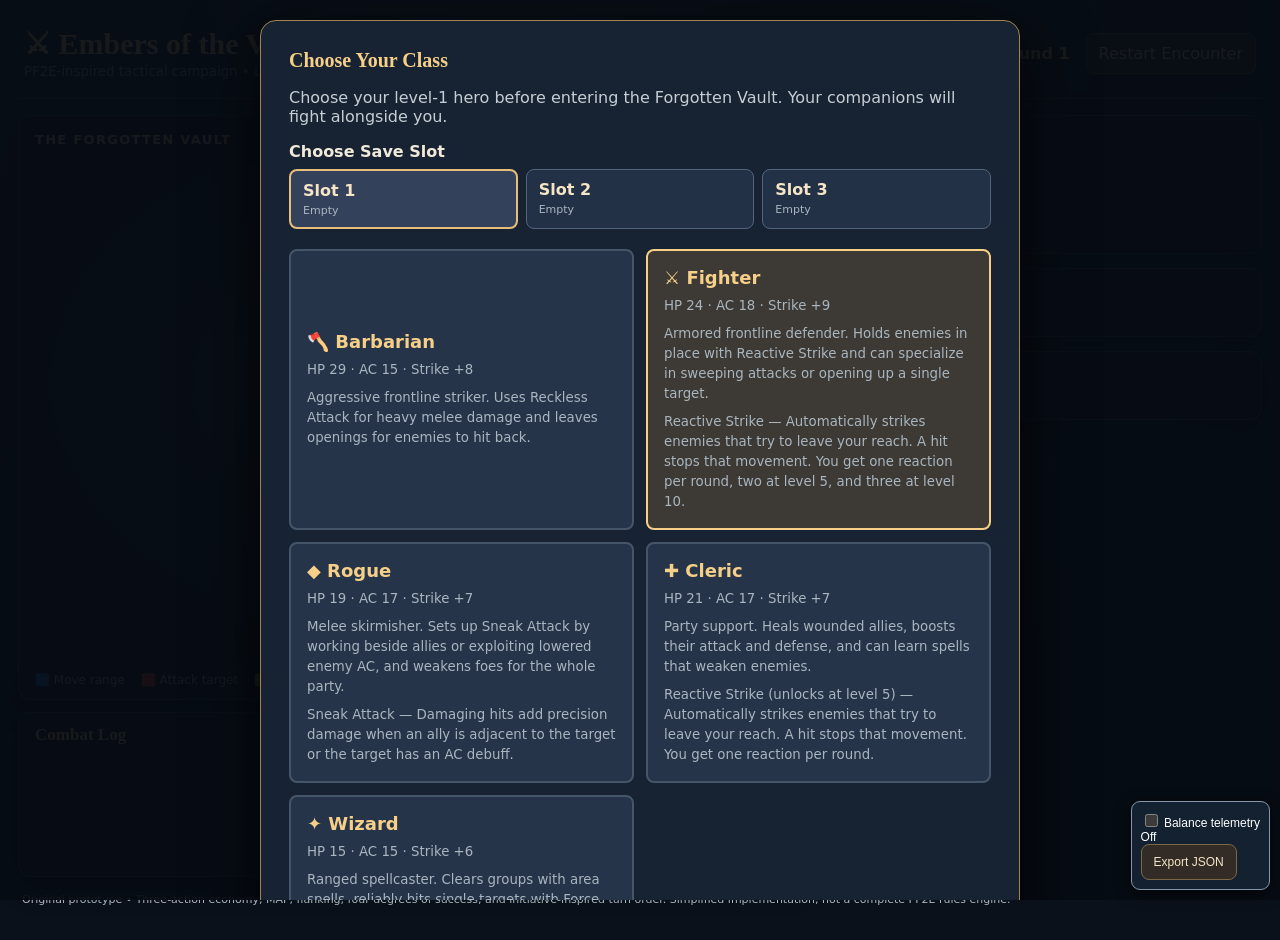
<file: index.html>
<!doctype html><html lang="en"><head><meta charset="utf-8"><meta name="viewport" content="width=device-width,initial-scale=1"><title>Embers of the Vault</title><style>:root{color-scheme:dark;font-family:Inter,system-ui,Segoe UI,sans-serif;background:#0b111b;color:#f1e9d9}*{box-sizing:border-box}body{margin:0;background:radial-gradient(circle at 40% 0%,#26364a,#0b111b 70%)}button{font:inherit;cursor:pointer;border:1px solid #7c6747;background:#332b26;color:#f5e5c6;border-radius:8px;padding:10px 12px}button:hover:not(:disabled){background:#59412c;border-color:#f0b967}button:disabled{opacity:.35;cursor:default}#app{max-width:1510px;margin:auto;padding:18px}header{display:flex;justify-content:space-between;align-items:center;padding:8px 6px 18px;border-bottom:1px solid #4d4d50}h1{font-family:Georgia,serif;font-size:30px;color:#f6cf89;margin:0}small,.hint,footer{color:#a9b5bf}h2{font-family:Georgia,serif;color:#f6cf89;font-size:20px;margin:0 0 12px}.header-right{display:flex;align-items:center;gap:16px}#round{color:#f6cf89;font-weight:700}main{display:grid;grid-template-columns:minmax(0,1.8fr) minmax(320px,1fr);gap:16px;margin-top:16px}.arena,.panel{border:1px solid #39485a;border-radius:12px;background:#131c29;box-shadow:0 8px 30px #0005}.arena{min-height:650px;overflow:hidden}.scene-title{display:flex;justify-content:space-between;gap:12px;padding:16px;color:#e6c28b;font-weight:700;letter-spacing:.1em;font-size:13px}.scene-title span{color:#9fadb9;font-weight:400;letter-spacing:0}#battlefield{width:100%;background:radial-gradient(ellipse at 50% 44%,#32404a,#101823 73%)}#board{display:block;width:100%;height:auto;max-height:660px}.legend{display:flex;flex-wrap:wrap;gap:16px;padding:12px 16px;color:#b6c1c9;font-size:12px}aside{display:flex;flex-direction:column;gap:14px}.panel{padding:16px}.action-pips{display:flex;gap:8px;margin:12px 0}.pip{width:30px;height:30px;border:2px solid #e7bd73;border-radius:50%;background:#a96e31;box-shadow:0 0 10px #b87c3770}.pip.spent{background:transparent;opacity:.4}.actions{display:grid;grid-template-columns:1fr 1fr;gap:8px}.actions button{min-height:43px;text-align:left}.actions button.active{border-color:#68d5ff;background:#234354}.actions button.full{grid-column:1/-1;text-align:center;background:#6a3b26}.hint{font-size:13px;min-height:32px;line-height:1.5}.stats{display:flex;gap:8px;flex-wrap:wrap;font-size:13px}.stat{background:#263449;padding:7px;border-radius:6px}.unit-row{display:flex;align-items:center;gap:9px;padding:8px 0;border-bottom:1px solid #344052;font-size:13px}.unit-row:last-child{border:0}.unit-row .name{flex:1}.unit-row .hp{font-variant-numeric:tabular-nums;color:#e7caa0}.unit-row.dead{opacity:.35}.bar{width:75px;height:7px;background:#513333;border-radius:9px;overflow:hidden}.bar>div{height:100%;background:#65b879}.log-panel{flex:1;min-height:210px}#log{height:210px;overflow-y:auto;font-size:12px;line-height:1.55;color:#cad4dd}#log p{margin:0;padding:5px 0;border-bottom:1px solid #273343}#log strong{color:#eac68b}footer{font-size:11px;padding:16px 4px}.tile{stroke:#64717a;stroke-width:1.5;cursor:pointer}.tile:hover{stroke:#ffdf9c;stroke-width:3}.unit{cursor:pointer}.unit text{pointer-events:none;font-weight:800;paint-order:stroke;stroke:#111827;stroke-width:4px}.target-ring{fill:none;stroke:#f46e67;stroke-width:4;stroke-dasharray:7 5}.selected-ring{fill:none;stroke:#f9d782;stroke-width:4}@media(max-width:900px){main{grid-template-columns:1fr}.arena{min-height:0}.scene-title{flex-direction:column}.panel{padding:13px}}

.class-screen{position:fixed;inset:0;z-index:20;background:#070c14ee;display:flex;align-items:center;justify-content:center;padding:20px;overflow:auto}.class-screen.hidden{display:none}.class-dialog{width:min(760px,100%);padding:28px;border:1px solid #a5824e;border-radius:16px;background:#172332;box-shadow:0 20px 70px #000b}.class-dialog>p{color:#c6cdd4}.class-choices{display:grid;grid-template-columns:repeat(2,minmax(0,1fr));gap:12px;margin:20px 0}.class-choice{padding:16px;text-align:left;min-height:145px;background:#263449;border:2px solid #45556a}.class-choice.selected{border-color:#f6cf89;background:#3d3a35}.class-choice strong{display:block;color:#f6cf89;font-size:18px}.class-choice small{display:block;margin-top:8px;line-height:1.5}.begin-game{width:100%;font-weight:700;background:#6a3b26}.class-choices button:focus-visible,.begin-game:focus-visible{outline:3px solid #68d5ff;outline-offset:2px}@media(max-width:600px){.class-choices{grid-template-columns:1fr}.class-dialog{padding:18px}}

.campaign-stats{display:grid;grid-template-columns:repeat(3,1fr);gap:10px;margin:18px 0}.campaign-stats>div{padding:12px;background:#263449;border-radius:8px}.campaign-stats strong{display:block;color:#f6cf89;font-size:19px}.campaign-buttons{display:flex;flex-wrap:wrap;gap:10px;margin-top:20px}.campaign-buttons button:first-child{flex:1;background:#6a3b26}.campaign-buttons button:disabled{opacity:.35}.begin-game.secondary{margin-top:10px;background:#263449}#campaignInventory{line-height:1.8;color:#d4dce2}#campaignStory{line-height:1.6}#campaignBadge{font-size:12px;color:#eac68b}h3{color:#eac68b;font-family:Georgia,serif}@media(max-width:600px){.campaign-stats{grid-template-columns:1fr}.campaign-buttons{flex-direction:column}}

.camp-options{display:grid;grid-template-columns:repeat(2,minmax(0,1fr));gap:9px;margin:10px 0 20px}.camp-option{display:block;text-align:left;background:#263449;border:1px solid #586777;border-radius:8px;padding:10px;min-height:54px}.camp-option.selected{border:2px solid #f6cf89;background:#3c3c35}.camp-option:disabled{opacity:.4}.camp-option small{display:block;line-height:1.5;margin-top:5px}.camp-option strong{color:#f6cf89}.camp-note{color:#b6c1c9;font-size:13px;grid-column:1/-1}.equipment-line{padding:7px 0;color:#d4dce2}@media(max-width:600px){.camp-options{grid-template-columns:1fr}}

.hero-sheet{background:#202e40;border:1px solid #45576d;border-radius:10px;padding:14px;margin:10px 0 22px}.hero-sheet-head{display:flex;justify-content:space-between;gap:10px;align-items:center;color:#f6cf89}.hero-sheet-head span{color:#b6c1c9;font-size:12px}.hero-sheet-grid{display:grid;grid-template-columns:repeat(4,minmax(0,1fr));gap:8px;margin:14px 0}.hero-sheet-grid>div{background:#304057;border-radius:7px;padding:10px}.hero-sheet-grid small{display:block;color:#b6c1c9;font-size:11px}.hero-sheet-grid strong{display:block;font-size:22px;color:#f6cf89;margin-top:3px}.hero-breakdown{display:grid;grid-template-columns:max-content 1fr;gap:8px 14px;font-size:12px;color:#c9d2db;line-height:1.5}.hero-breakdown strong{color:#eac68b}@media(max-width:600px){.hero-sheet-grid{grid-template-columns:repeat(2,1fr)}.hero-breakdown{grid-template-columns:1fr;gap:3px}.hero-breakdown span{margin-bottom:8px}}

/* Combat layout: map and compact scrolling log share the left column. */
.battle-column{display:flex;flex-direction:column;gap:12px;min-width:0}
.battle-column .arena{min-height:0}
.battle-column #board{max-height:min(56vh,560px)}
.battle-column .log-panel{flex:none;min-height:0;padding:12px 16px}
.battle-column .log-panel h2{font-size:17px;margin-bottom:7px}
.battle-column #log{height:112px;overflow-y:auto}
@media(max-width:900px){.battle-column #board{max-height:60vh}.battle-column #log{height:110px}}

.world-map{position:relative;min-height:240px;border-radius:12px;overflow:hidden;margin:12px 0 22px;background:radial-gradient(ellipse at 65% 30%,#564a45,#243b42 65%,#1a2835);border:1px solid #6e695d}.world-links{position:absolute;inset:0;width:100%;height:100%}.world-links line{stroke:#e1b77a88;stroke-width:.55;stroke-dasharray:1.5 1.5}.map-node{position:absolute;transform:translate(-50%,-50%);width:20%;padding:10px 4px;z-index:1;font-size:11px;text-align:center;background:#263449e8}.map-node.available{border:2px solid #f6cf89;background:#55432d}.map-node.selected{box-shadow:0 0 0 3px #74c4d6}@media(max-width:600px){.world-map{min-height:300px}.map-node{width:25%;font-size:9px}}

/* Keep the top of tall campaign dialogs reachable on iPhone Safari. */
.class-screen{align-items:flex-start;justify-content:center;overflow-y:auto;overflow-x:hidden;-webkit-overflow-scrolling:touch;overscroll-behavior-y:contain;min-height:0}
.class-screen .class-dialog{flex:0 0 auto;margin:auto 0;max-width:100%}
@media(max-width:600px){.class-screen{padding:calc(12px + env(safe-area-inset-top,0px)) 12px calc(20px + env(safe-area-inset-bottom,0px))}.class-screen .class-dialog{margin:0 auto}.world-map{touch-action:pan-y}}

#exploreChoices .camp-option,#merchantChoices .camp-option{min-height:76px}#exploreChoices .camp-option:disabled,#merchantChoices .camp-option:disabled{opacity:.48}

.scouting-intel{margin:-8px 0 20px;padding:12px 14px;background:#202e40;border:1px solid #45576d;border-radius:9px}.scouting-intel h4{color:#f6cf89;margin:0 0 10px}.scouting-entry{font-size:12px;line-height:1.6;padding:8px 0;border-top:1px solid #45576d}.scouting-entry strong{color:#eac68b}.scouting-entry div{color:#d4dce2}

.expedition-legend{display:flex;flex-direction:column;gap:5px;flex:0 0 auto;min-width:110px;font-size:13px;line-height:1.3;color:#d4dce2}.expedition-legend strong{font-size:14px;letter-spacing:.06em;color:#f6cf89;margin-bottom:5px}.expedition-map-wrap{width:100%;overflow-x:auto}.expedition-legend{display:flex;gap:12px;flex-wrap:wrap;padding:8px 12px;font-size:12px}.route-map-v3{position:relative;min-width:1000px;height:390px;margin:8px 0 16px;border:1px solid #6c5b45;border-radius:12px;background:radial-gradient(ellipse at center,#d4b183,#b68b5f);overflow:hidden}.route-map-v3 .branch-lines{z-index:0}.route-map-v3 .branch-node{width:52px;height:52px;min-height:0;padding:2px;border-radius:50%;background:#3b312b;color:#f3dfb7;border:2px solid #74634f;font-size:23px;box-shadow:0 3px 8px #38281e55}.route-map-v3 .branch-node small{display:none}.route-map-v3 .branch-node.reachable{background:#355c46;border-color:#c2edb6}.route-map-v3 .branch-node.selected{background:#35644b}.route-map-v3 .branch-node:disabled{opacity:.78}.route-map-v3 .branch-node:focus-visible{outline:3px solid #f8edb1}.route-map-v3 .branch-node:hover:not(:disabled){background:#456d50}
/* Route map: fit the full nine-stage graph inside the camp dialog. */
#campaignScreen .class-dialog{width:min(1180px,calc(100vw - 28px));max-width:1180px}
#campaignScreen .world-map{min-height:0;height:auto;overflow:visible;margin:4px 0 12px;background:none;border:0}
#campaignScreen .expedition-map-wrap{width:100%;overflow:visible}
#campaignScreen .expedition-legend{display:flex;flex-direction:row;align-items:center;justify-content:flex-start;flex-wrap:wrap;min-width:0;gap:6px 18px;margin:0;padding:6px 8px 10px;line-height:1.35}
#campaignScreen .expedition-legend strong{margin:0 8px 0 0}
#campaignScreen .route-map-v3{width:100%;min-width:0;height:310px;margin:0 0 12px}
#campaignScreen .route-map-v3 .branch-node{width:clamp(28px,3.6vw,43px);height:clamp(28px,3.6vw,43px);font-size:clamp(16px,1.8vw,22px)}
@media(max-width:700px){#campaignScreen .class-dialog{width:calc(100vw - 16px);padding:12px}#campaignScreen .route-map-v3{height:255px}#campaignScreen .route-map-v3 .branch-node{width:27px;height:27px;font-size:15px}#campaignScreen .expedition-legend{gap:5px 12px;font-size:11px}}
.branch-map{position:relative;min-width:760px;height:430px;background:linear-gradient(120deg,#1b2935,#263441);border:1px solid #4e6071;border-radius:12px;margin:8px 0 16px}.branch-lines{position:absolute;inset:0;width:100%;height:100%;pointer-events:none}.branch-node{position:absolute;transform:translate(-50%,-50%);width:122px;min-height:55px;display:flex;align-items:center;justify-content:center;flex-direction:column;gap:2px;padding:5px;border:1px solid #526478;border-radius:9px;background:#1a2937;color:#d5dce5;font-size:18px;z-index:1}.branch-node small{font-size:10px;line-height:1.2;max-width:110px;overflow:hidden;text-overflow:ellipsis;white-space:nowrap}.branch-node:disabled{opacity:.55;cursor:default}.branch-node.reachable{border-color:#86d3a9;box-shadow:0 0 0 1px #86d3a955;opacity:1;cursor:pointer}.branch-node.selected{background:#29543f;outline:2px solid #86d3a9}.branch-node:not(:disabled):hover{background:#345063}
.expedition-map{display:flex;gap:12px;padding:18px;overflow-x:auto;min-height:220px}.expedition-stage{display:flex;flex:1;min-width:125px;flex-direction:column;gap:10px;justify-content:center}.expedition-stage strong{text-align:center;color:#eac68b;font-size:12px}.expedition-node{font-size:12px;padding:12px 6px;min-height:52px}.expedition-node.selected{outline:2px solid #74c4d6}@media(max-width:600px){.expedition-map{flex-direction:column}.expedition-stage{min-width:0;flex-direction:row;flex-wrap:wrap}.expedition-stage strong{width:100%}.expedition-node{flex:1;min-width:90px}}

.companion-sheets{display:grid;grid-template-columns:repeat(auto-fit,minmax(180px,1fr));gap:10px;margin-bottom:14px}.companion-sheet{display:flex;flex-direction:column;gap:6px;padding:12px;border:1px solid #526679;border-radius:8px;background:#172534;font-size:13px}.level-row{display:flex;flex-wrap:wrap;gap:8px;padding:12px 0;border-top:1px solid #43566a}.level-row>strong{width:100%}.level-row .camp-option{flex:1;min-width:140px}
#levelModalChoices{display:block;margin:14px 0 18px;text-align:left}
#levelModalChoices .level-modal-row{display:grid;grid-template-columns:repeat(2,minmax(0,1fr));gap:12px;padding:0;border:0;align-items:stretch}
#levelModalChoices .level-modal-row>strong{grid-column:1/-1;display:block;width:auto;font-size:17px;margin-bottom:3px}
#levelModalChoices .level-modal-row .camp-option{width:100%;min-width:0;min-height:90px;padding:16px;display:flex;flex-direction:column;justify-content:center;gap:4px}
#levelModalChoices .level-modal-row .camp-option small{margin-top:0}
@media(max-width:520px){#levelModalChoices .level-modal-row{grid-template-columns:1fr}}


.companion-sheets{display:grid;grid-template-columns:repeat(2,minmax(0,1fr));gap:12px;width:100%;margin-bottom:16px}.companion-choices{display:grid;grid-template-columns:repeat(2,minmax(0,1fr));gap:12px;width:100%}.companion-choices .camp-option{width:100%;min-width:0;min-height:88px;align-self:stretch}.companion-sheet{min-width:0}@media(max-width:520px){.companion-sheets,.companion-choices{grid-template-columns:1fr}}
 .save-slots-wrap{margin:10px 0 18px;text-align:left}.save-slots{display:grid;grid-template-columns:repeat(3,minmax(0,1fr));gap:8px;margin:8px 0}.save-slot{display:flex;flex-direction:column;align-items:flex-start;gap:4px;background:#233146;border:1px solid #52657c}.save-slot.selected{border:2px solid #e6bd79;background:#34415a}.save-slot small{font-size:11px;text-align:left}#soundToggle{padding:7px 10px;font-size:12px}@media(max-width:520px){.save-slots{grid-template-columns:1fr}} \n.supply-result-overlay[hidden]{display:none}.supply-result-overlay{position:fixed;inset:0;z-index:1000;background:#060b13d9;display:flex;align-items:center;justify-content:center;padding:20px;backdrop-filter:blur(5px)}.supply-result-dialog{width:min(440px,100%);border:2px solid #a67d43;border-radius:16px;background:linear-gradient(160deg,#263246,#111a27 75%);box-shadow:0 22px 90px #000c,0 0 38px #c9943b33;padding:30px;text-align:center;color:#f1e9d9}.supply-result-emblem{font-size:45px;color:#f6cf89}.supply-result-dialog h2{font-size:26px;margin:10px 0}.supply-result-dialog p{color:#bfc9d4;line-height:1.5}.supply-result-entry{background:#101a29;border:1px solid #425166;border-radius:9px;padding:12px;margin:9px 0;font-weight:700}.supply-result-rare{border-color:#f1c26b;background:#48351d;color:#ffdc94}.supply-result-rare small{display:block;font-size:12px;margin-top:5px;color:#e9c78e}.supply-result-dialog button{margin-top:15px;min-width:190px;background:#70502c;border-color:#e3b56a}.supply-result-dialog button:focus-visible{outline:3px solid #fff;outline-offset:3px}
/* Compact camp: primary actions stay accessible while optional sections collapse. */
#campaignScreen .class-dialog{width:min(900px,100%)}
#campaignScreen .campaign-stats{margin:12px 0;gap:8px}
#campaignScreen .campaign-stats>div{padding:9px 12px}
#campaignScreen .camp-action-bar{position:sticky;top:0;z-index:5;background:#172332f5;padding:8px 0 10px;border-bottom:1px solid #45576d;backdrop-filter:blur(8px)}
#campaignScreen .campaign-buttons{margin:0;gap:8px}
#campaignScreen .campaign-buttons button{padding:9px}
#campaignScreen .campaign-header{display:flex;align-items:center;justify-content:space-between;flex-wrap:wrap;gap:8px}
#campaignScreen .campaign-header h2{margin:0}
#campaignScreen .campaign-counts{display:flex;flex-wrap:wrap;gap:6px}
#campaignScreen .campaign-counts span{background:#263449;border-radius:6px;padding:5px 9px;font-size:13px}
#campaignScreen #campaignNote[hidden]{display:none}
#campaignScreen #campaignNote{margin:6px 0 0;min-height:0}
#campaignScreen .camp-section{border-bottom:1px solid #405166;padding:3px 0}
#campaignScreen .camp-section>summary{cursor:pointer;list-style:none;color:#f6cf89;font:700 19px Georgia,serif;padding:12px 26px 12px 0;position:relative}
#campaignScreen .camp-section>summary::-webkit-details-marker{display:none}
#campaignScreen .camp-section>summary:after{content:"▸";position:absolute;right:6px;top:12px;font:18px system-ui;color:#c3a06c}
#campaignScreen .camp-section[open]>summary:after{content:"▾"}
#campaignScreen .camp-section>summary:focus-visible{outline:2px solid #68d5ff}
#campaignScreen .world-map{margin:4px 0 12px;min-height:205px}
#campaignScreen .camp-options{margin:6px 0 12px}
@media(max-width:600px){#campaignScreen .campaign-buttons{flex-direction:row;flex-wrap:wrap}#campaignScreen .campaign-buttons button{flex:1 1 42%;font-size:12px}#campaignScreen .campaign-stats{grid-template-columns:repeat(3,minmax(0,1fr))}#campaignScreen .campaign-stats>div{padding:7px;font-size:11px;overflow-wrap:anywhere}#campaignScreen .campaign-stats strong{font-size:15px}#campaignScreen .world-map{min-height:235px}}
.camp-party-health{display:grid;grid-template-columns:repeat(auto-fit,minmax(180px,1fr));gap:10px;margin:12px 0}.camp-health-card{padding:10px 12px;border:1px solid #46556a;border-radius:9px;background:#172333}.camp-health-head{display:flex;justify-content:space-between;gap:8px;font-size:13px}.camp-health-track{height:9px;background:#49333a;border-radius:6px;overflow:hidden;margin-top:9px}.camp-health-fill{height:100%;background:#67ba87}.camp-health-fill.low{background:#dc7763}.camp-health-fill.mid{background:#d7ae65}.reliquary-room::backdrop{background:#070c14dd}.reliquary-room .camp-options{margin-bottom:0}.reliquary-room [data-choice]{padding:10px}
#criticalFlash{position:fixed;inset:0;z-index:9000;pointer-events:none;background:radial-gradient(ellipse at center,transparent 24%,rgba(255,192,88,.44) 100%);opacity:0}
@media(prefers-reduced-motion:reduce){#criticalFlash{display:none}}
</style></head><body><div id="criticalFlash" aria-hidden="true"></div><div id="app"><div id="classScreen" class="class-screen"><div class="class-dialog"><h2>Choose Your Class</h2><p>Choose your level-1 hero before entering the Forgotten Vault. Your companions will fight alongside you.</p><div class="save-slots-wrap"><strong>Choose Save Slot</strong><div id="saveSlots" class="save-slots"></div></div><div id="classChoices" class="class-choices"><p id="classLoading">Loading available classes…</p></div><label class="camp-note" style="display:flex;align-items:center;gap:10px;margin:12px 0"><input id="ironmanMode" type="checkbox"> <span><strong>Iron Man Mode</strong> · Same combat and recovery rules; party defeat permanently ends this campaign.</span></label><button id="beginGame" class="begin-game">Start New Campaign</button><button id="continueGame" class="begin-game secondary" hidden>Continue Saved Campaign</button></div></div><div id="campaignScreen" class="class-screen hidden" role="dialog" aria-label="Campaign camp"><div class="class-dialog"><header class="campaign-header"><h2 id="campaignTitle">The Ember Road</h2><div class="campaign-counts" id="campaignCounts"></div></header><p id="campaignStory"></p><div id="campaignStats" class="campaign-stats"></div><div id="campPartyHealth" class="camp-party-health" aria-live="polite"></div><div class="camp-action-bar"><div class="campaign-buttons"><button id="campaignNext">Continue Adventure</button><button id="campaignRest">Rest at Camp</button><button id="campaignPotion">Drink Healing Potion</button><button id="campaignNew">New Campaign</button></div><p class="hint" id="campaignNote"></p></div><details class="camp-section" open><summary>Choose Your Route</summary><div id="worldMap" class="world-map"></div></details><details class="camp-section" open><summary>Exploration & Scouting</summary><div id="exploreChoices" class="camp-options"></div><div id="scoutingIntel" class="scouting-intel" aria-live="polite"></div></details><div id="merchantShopHome" hidden><div id="merchantChoices" class="camp-options"></div></div><details class="camp-section"><summary>Your Character</summary><div id="campHeroSheet"></div></details><details class="camp-section"><summary>Level-Up Choices</summary><div id="featChoices" class="camp-options"></div></details><details class="camp-section"><summary>Equipment & Inventory</summary><div id="campaignInventory"></div><div id="equipmentChoices" class="camp-options"></div></details><details class="camp-section"><summary>Choose Two Companions</summary><div id="partyChoices" class="camp-options"></div></details></div></div><header><div><h1>⚔ Embers of the Vault</h1><small>PF2E-inspired tactical campaign • Levels 1–10</small></div><div class="header-right"><button id="soundToggle" type="button" aria-pressed="true" title="Toggle combat sound effects">Sound: On</button><span id="campaignBadge">The Ember Road</span><span id="round">Round 1</span><button id="restart">Restart Encounter</button></div></header><main><div class="battle-column"><section class="arena"><div class="scene-title"><strong id="encounterTitle">THE FORGOTTEN VAULT</strong> <span>Click a highlighted tile to move or an enemy to attack</span></div><div id="battlefield"><svg id="board" viewBox="0 0 980 620" role="img" aria-label="Isometric tactical battle grid"></svg></div><div class="legend"><span>🟦 Move range</span><span>🟥 Attack target</span><span>🟨 Selected</span><span>⚔ Critical: +10 over AC</span></div></section><section class="panel log-panel"><h2>Combat Log</h2><div id="log" aria-live="polite"></div></section></div><aside><section class="panel"><h2 id="actorName">Your turn</h2><div id="actorStats"></div><div class="action-pips" id="pips"></div><div id="actions" class="actions"></div><p class="hint" id="actionDescription" aria-live="polite"></p></section><section class="panel"><h2>Character Sheet</h2><div id="combatHeroSheet"></div></section><section class="panel"><h2>Party & Enemies</h2><div id="roster"></div></section></aside></main><footer>Original prototype • Three-action economy, MAP, flanking, four degrees of success, and initiative-inspired turn order. Simplified implementation, not a complete PF2E rules engine.</footer></div><script>window.addEventListener('error',function(e){var c=document.getElementById('classChoices');if(c&&document.getElementById('classLoading'))c.innerHTML='<p style="color:#ffb4a8">Game startup failed. Please report: '+String(e.message).replace(/[&<>]/g,'')+'</p>';});</script><script>'use strict';

/* Balance telemetry: opt-in, browser-local. */
const telemetry={
 version:4,enabled:false,run:null,attempt:null,previous:null,
 key:'embers.dungeon.telemetry.v1',settings:'embers.dungeon.telemetry.enabled',
 init(){try{this.enabled=localStorage.getItem(this.settings)==='true';this.run=JSON.parse(localStorage.getItem(this.key)||'null');if(this.run){const pending=[...this.run.attempts||[]].reverse().find(a=>!a.result);if(pending){pending.result='interrupted';pending.finishedAt=new Date().toISOString();localStorage.setItem(this.key,JSON.stringify(this.run))}}}catch(e){this.run=null}},
 persist(){try{localStorage.setItem(this.key,JSON.stringify(this.run))}catch(e){console.warn('Telemetry storage full; export now',e)}this.update()},
 snapshot(includeUnits=true){if(!campaign)return null;return {level:campaign.level,xp:campaign.xp,silver:campaign.silver,classId:campaign.classId,ironman:!!campaign.ironman,expedition:campaign.expedition?.number||null,stage:campaign.chapter,route:campaign.route,party:[...(campaign.party||[])],hp:campaign.hp,potions:campaign.potions,potionCapacity:campaign.potionCapacity,inventory:(campaign.inventory||[]).map(x=>typeof x==='object'?{...x}:x),levelPicks:{...(campaign.levelPicks||{})},equipment:{...(campaign.equipment||{})},units:includeUnits&&typeof units!=='undefined'?units.filter(x=>x.team==='ally').map(x=>({id:x.id,hp:x.hp,maxHp:x.max,ac:x.ac,attack:x.attack,spellAttack:x.spellAttack,damage:x.damage})):[]}},
 newRun(){if(!this.enabled)return;this.run={schemaVersion:this.version,createdAt:new Date().toISOString(),runId:'run-'+Date.now()+'-'+Math.random().toString(36).slice(2,8),slot:activeSlot,build:'feature/dungeon-visibility',classId:campaign?.classId,mode:campaign?.ironman?'ironman':'normal',start:this.snapshot(false),levels:[],attempts:[],events:[]};this.attempt=null;this.previous=null;this.run.levels.push({time:new Date().toISOString(),reason:'new-campaign',...this.snapshot(false)});this.persist()},
 ensure(){if(!this.enabled||!campaign)return false;if(!this.run||this.run.slot!==activeSlot||this.run.classId!==campaign.classId)this.newRun();return !!this.run},
 checkpoint(reason){if(!this.enabled||!this.run)return;const snap=this.snapshot();if(snap){this.run.levels.push({time:new Date().toISOString(),reason,...snap});this.persist()}},
 start(ch){if(!this.ensure())return;if(this.attempt&&!this.attempt.result){this.attempt.result='interrupted';this.attempt.end=this.snapshot()}const snap=this.snapshot();this.attempt={id:this.run.attempts.length+1,startedAt:new Date().toISOString(),buildRevision:"sha256:e9fc591165dbfc60e50491d1029024b18d525899e3e916f5baf5e4e97e32ed20",encounterSeed:campaign.ambush?.seed??encounterSeedFor(expeditionNode(campaign.route)),expedition:snap.expedition,expeditionSeed:campaign.expedition?.seed??null,expeditionGraphVersion:campaign.expedition?.graphVersion??null,stage:snap.stage,route:snap.route,level:snap.level,encounter:ch?.title||null,boss:ch?.bossKind||null,mapLayout:activeEncounterLayout?.name||null,mapSeed:activeEncounterLayout?.seed??null,mapGeneratorVersion:activeEncounterLayout?.generatorVersion??null,mapFallback:activeEncounterLayout?.fallback??false,initialEnemies:(typeof units!=='undefined'?units:[]).filter(x=>x.team==='enemy').map(x=>({id:x.id,name:x.name,hp:x.hp,ac:x.ac,attack:x.attack,damage:x.damage})),start:snap,rounds:0,events:[],totals:{damageDealt:{},damageReceived:{},healing:{},criticalHits:{},knockouts:{},healingProvided:{},healingReceived:{},overhealing:{},temporaryHpGranted:{},temporaryHpAbsorbed:{},damageReduced:{},buffsApplied:{},buffRounds:{},buffAssistedHits:{},buffAssistedDamage:{},defensePreventedHits:{},damagePreventedEstimate:{},debuffsApplied:{},attacksAttempted:{},attacksHit:{},attacksMissed:{}}};this.run.attempts.push(this.attempt);this.previous=this.health();this.persist()},
 metric(name,source,amount=1,target=null,detail=null){if(!this.enabled||!this.attempt||this.attempt.result||!amount)return;const key=source?.id||source||'unknown',totals=this.attempt.totals;if(!totals[name])totals[name]={};totals[name][key]=(totals[name][key]||0)+amount;this.attempt.events.push({round:typeof round==='number'?round:null,actor:key,metric:name,amount,target:target?.id||target||null,detail});},
 health(){return (typeof units!=='undefined'?units:[]).map(x=>({id:x.id,name:x.name,team:x.team,hp:x.hp,max:x.max})).reduce((o,x)=>(o[x.id]=x,o),{})},
 log(html,attribution){if(!this.enabled||!this.attempt||this.attempt.result)return;const text=String(html).replace(/<[^>]*>/g,' ').replace(/&[^;]+;/g,' ').replace(/\\s+/g,' ').trim();const healthNow=this.health(),changes=[],actorId=typeof current==='function'?current()?.id:null;for(const [id,u] of Object.entries(healthNow)){const old=this.previous?.[id];if(!old)continue;const delta=u.hp-old.hp;if(delta!==0){const type=delta<0?'damage':'healing';const amount=Math.abs(delta);changes.push({id,name:u.name,team:u.team,type,amount});const key=attribution?.source?.id||actorId||'unknown';
const totals=this.attempt.totals;
if(type==='damage'){
  totals.damageReceived[id]=(totals.damageReceived[id]||0)+amount;
  if(u.team==='enemy')totals.damageDealt[key]=(totals.damageDealt[key]||0)+amount;
}else{
  totals.healing[key]=(totals.healing[key]||0)+amount;
  totals.healingReceived[id]=(totals.healingReceived[id]||0)+amount;
}if(old.hp>0&&u.hp===0)this.attempt.totals.knockouts[key]=(this.attempt.totals.knockouts[key]||0)+1}}this.previous=healthNow;this.attempt.rounds=Math.max(this.attempt.rounds,typeof round==='number'?round:0);const critical=/critical (?:success|hit)/i.test(text);if(critical)this.attempt.totals.criticalHits[attribution?.source?.id||actorId||'unknown']=(this.attempt.totals.criticalHits[attribution?.source?.id||actorId||'unknown']||0)+1;const rawMatch=text.match(/(?:damage[^=]*=|damage\s+)(\d+)(?:\s|\.|$)/i);this.attempt.events.push({round:typeof round==='number'?round:null,actor:attribution?.source?.id||actorId,ability:attribution?.ability,text,critical,rawDamage:rawMatch?Number(rawMatch[1]):null,changes});if(this.attempt.events.length%10===0)this.persist()},
 finish(result){if(!this.enabled||!this.attempt||this.attempt.result)return;this.attempt.result=result;this.attempt.rounds=Math.max(this.attempt.rounds,typeof round==='number'?round:0);this.attempt.finishedAt=new Date().toISOString();this.attempt.end=this.snapshot();this.attempt.rewardsPending=true;this.persist();this.attempt=null;this.previous=null},
 reward(){if(!this.enabled||!this.run)return;const attempt=[...this.run.attempts].reverse().find(a=>a.rewardsPending);if(!attempt)return;attempt.rewardsPending=false;attempt.afterRewards=this.snapshot(false);attempt.rewards={xp:(campaign?.xp||0)-(attempt.start?.xp||0),silver:(campaign?.silver||0)-(attempt.start?.silver||0),levelBefore:attempt.level,levelAfter:campaign?.level||null};this.persist()},
 update(){const el=document.getElementById('telemetryStatus');if(el)el.textContent=this.enabled?(this.run?'Recording · '+this.run.attempts.length+' attempts':'Enabled · start a new campaign'):'Off'},
 summarizeDamageReceived(attempt){
  const damageReceived={};
  for(const event of attempt.events||[]){
    for(const change of event.changes||[]){
      if(change.type==='damage'){
        damageReceived[change.id]=(damageReceived[change.id]||0)+change.amount;
      }
    }
  }
  return damageReceived;
 },
 export(){if(!this.run){alert('No telemetry recorded yet.');return}this.persist();const report={...this.run,attempts:this.run.attempts.map(attempt=>({
  ...attempt,totals:{...attempt.totals,damageReceived:this.summarizeDamageReceived(attempt)}
}))};const blob=new Blob([JSON.stringify(report,null,2)],{type:'application/json'}),url=URL.createObjectURL(blob),a=document.createElement('a');a.href=url;a.download='embers-telemetry-'+this.run.runId+'.json';document.body.appendChild(a);a.click();a.remove();setTimeout(()=>URL.revokeObjectURL(url),1000)},
 panel(){if(document.getElementById('telemetryPanel'))return;const panel=document.createElement('div');panel.id='telemetryPanel';panel.style.cssText='position:fixed;right:10px;bottom:10px;z-index:9999;background:#142131;color:#fff;border:1px solid #8397a8;border-radius:9px;padding:9px;font:12px sans-serif;max-width:260px;box-shadow:0 4px 15px #0009';panel.innerHTML='<label><input type="checkbox" id="telemetryEnabled"> Balance telemetry</label><div id="telemetryStatus"></div><button type="button" id="telemetryExport">Export JSON</button>';document.body.appendChild(panel);document.getElementById('telemetryEnabled').checked=this.enabled;document.getElementById('telemetryEnabled').addEventListener('change',e=>{this.enabled=e.target.checked;localStorage.setItem(this.settings,String(this.enabled));if(this.enabled&&campaign)this.newRun();this.update()});document.getElementById('telemetryExport').addEventListener('click',()=>this.export());this.update()}
};telemetry.init();document.addEventListener('DOMContentLoaded',()=>telemetry.panel());

const W=9,H=8,CX=490,CY=105,TW=90,TH=45;
const terrain=new Set(['3,2','5,3','2,5','6,5']);
const classes={
barbarian:{name:'Barbarian',hp:29,ac:15,attack:8,damage:10,icon:'🪓',color:'#dc875e',special:'Reckless Attack',description:'Aggressive frontline striker. Uses Reckless Attack for heavy melee damage and leaves openings for enemies to hit back.'},
fighter:{name:'Fighter',hp:24,ac:18,attack:9,damage:8,icon:'⚔',color:'#6ab5e8',special:'Power Attack',description:'Armored frontline defender. Holds enemies in place with Reactive Strike and can specialize in sweeping attacks or opening up a single target.'},
rogue:{name:'Rogue',hp:19,ac:17,attack:7,damage:6,icon:'◆',color:'#a7d5a2',special:'Sneak Attack',description:'Melee skirmisher. Sets up Sneak Attack by working beside allies or exploiting lowered enemy AC, and weakens foes for the whole party.'},
cleric:{name:'Cleric',hp:21,ac:17,attack:7,spellAttack:8,damage:6,icon:'✚',color:'#e6c883',special:'Heal',description:'Party support. Heals wounded allies, boosts their attack and defense, and can learn spells that weaken enemies.'},
wizard:{name:'Wizard',hp:15,ac:15,attack:6,spellAttack:9,damage:4,icon:'✦',color:'#b6a3f1',special:'Force Barrage',description:'Ranged spellcaster. Clears groups with area spells, reliably hits single targets with Force Barrage, or learns debuffs to set up the party.'}
};
let chosenClass='fighter',started=false,specialMode=false;
let soundEnabled=true,audioContext=null;
function playSound(kind){if(!soundEnabled)return;try{const Audio=window.AudioContext||window.webkitAudioContext;if(!Audio)return;audioContext=audioContext||new Audio();if(audioContext.state==='suspended')audioContext.resume();const now=audioContext.currentTime,osc=audioContext.createOscillator(),gain=audioContext.createGain();osc.type=kind==='hit'?'triangle':kind==='spell'?'sine':'square';osc.frequency.setValueAtTime(kind==='hit'?170:kind==='spell'?480:340,now);osc.frequency.exponentialRampToValueAtTime(kind==='hit'?90:kind==='spell'?720:260,now+.13);gain.gain.setValueAtTime(kind==='hit'?.11:.045,now);gain.gain.exponentialRampToValueAtTime(.001,now+(kind==='hit'?.22:.17));osc.connect(gain);gain.connect(audioContext.destination);osc.start(now);osc.stop(now+.18)}catch(e){console.warn('Sound unavailable',e)}}
function playMiss(kind='melee',critical=false){
 if(!soundEnabled)return;
 try{
  const Audio=window.AudioContext||window.webkitAudioContext;if(!Audio)return;
  audioContext=audioContext||new Audio();if(audioContext.state==='suspended')audioContext.resume();
  const now=audioContext.currentTime;
  // Melee: airy descending whoosh. Spell: hollow dissipating shimmer.
  // Critical failures have a slightly longer, lower-pitched finish.
  const notes=kind==='spell'?
    [['sine',610,205,.060,0,.18],['triangle',880,340,.027,.045,critical?.29:.19]]:
    [['sawtooth',310,110,.048,0,.13],['triangle',225,75,.032,.045,critical?.25:.14]];
  for(const [type,from,to,volume,delay,duration] of notes){
   const osc=audioContext.createOscillator(),gain=audioContext.createGain(),t=now+delay;
   osc.type=type;osc.frequency.setValueAtTime(from,t);osc.frequency.exponentialRampToValueAtTime(to,t+duration);
   gain.gain.setValueAtTime(.0001,t);gain.gain.linearRampToValueAtTime(volume,t+.012);
   gain.gain.exponentialRampToValueAtTime(.0001,t+duration);
   osc.connect(gain);gain.connect(audioContext.destination);osc.start(t);osc.stop(t+duration+.015);
  }
 }catch(e){console.warn('Miss sound unavailable',e)}
}
let lastCriticalFlash=-Infinity;
function playCriticalHit(){
 const nowMs=performance.now();
 if(nowMs-lastCriticalFlash>=400&&!matchMedia('(prefers-reduced-motion: reduce)').matches){
  document.getElementById('criticalFlash').animate([{opacity:0},{opacity:1,offset:.18},{opacity:0}],{duration:220,easing:'ease-out'});
  lastCriticalFlash=nowMs;
 }
 if(!soundEnabled)return;
 try{
  const Audio=window.AudioContext||window.webkitAudioContext;if(!Audio)return;
  audioContext=audioContext||new Audio();if(audioContext.state==='suspended')audioContext.resume();
  const now=audioContext.currentTime;
  // Original layered critical-hit sting: impact, low thump, and bright metallic finish.
  for(const [type,start,end,volume,delay,duration] of [
   ['sawtooth',340,68,.13,0,.20],['triangle',115,43,.19,.015,.29],
   ['square',1046.5,783.99,.045,.075,.17],['sine',1567.98,1174.66,.038,.115,.21]
  ]){
   const osc=audioContext.createOscillator(),gain=audioContext.createGain(),t=now+delay;
   osc.type=type;osc.frequency.setValueAtTime(start,t);osc.frequency.exponentialRampToValueAtTime(end,t+duration);
   gain.gain.setValueAtTime(.0001,t);gain.gain.linearRampToValueAtTime(volume,t+.009);
   gain.gain.exponentialRampToValueAtTime(.0001,t+duration);
   osc.connect(gain);gain.connect(audioContext.destination);osc.start(t);osc.stop(t+duration+.015);
  }
 }catch(e){console.warn('Critical hit audio unavailable',e)}
}
let endingMusicNodes=[];
function stopEndingMusic(){for(const node of endingMusicNodes){try{node.stop()}catch(e){}}endingMusicNodes=[]}
function playEndingMusic(outcome){
 if(!soundEnabled)return;
 try{
  const Audio=window.AudioContext||window.webkitAudioContext;if(!Audio)return;
  audioContext=audioContext||new Audio();if(audioContext.state==='suspended')audioContext.resume();
  stopEndingMusic();
  // Original, short melodies composed for Embers of the Vault; no external audio assets.
  const victory=[[392,0,.20],[523.25,.21,.20],[659.25,.42,.20],[783.99,.63,.34],[659.25,1.02,.15],[783.99,1.20,.18],[1046.5,1.42,.58]];
  const defeat=[[392,0,.32],[369.99,.35,.32],[311.13,.70,.37],[261.63,1.12,.50],[196,1.68,.76]];
  const notes=outcome==='victory'?victory:defeat,now=audioContext.currentTime+.035;
  for(const [frequency,offset,duration] of notes){
   const osc=audioContext.createOscillator(),gain=audioContext.createGain();
   osc.type=outcome==='victory'?'triangle':'sine';osc.frequency.setValueAtTime(frequency,now+offset);
   gain.gain.setValueAtTime(.0001,now+offset);
   gain.gain.linearRampToValueAtTime(.085,now+offset+.025);
   gain.gain.setValueAtTime(.07,now+offset+Math.max(.04,duration-.09));
   gain.gain.exponentialRampToValueAtTime(.0001,now+offset+duration);
   osc.connect(gain);gain.connect(audioContext.destination);
   osc.start(now+offset);osc.stop(now+offset+duration+.02);endingMusicNodes.push(osc);
  }
 }catch(e){console.warn('Ending music unavailable',e)}
}
function toggleSound(){soundEnabled=!soundEnabled;const b=document.getElementById('soundToggle');if(b){b.textContent=soundEnabled?'Sound: On':'Sound: Off';b.setAttribute('aria-pressed',String(soundEnabled))}if(soundEnabled)playSound('ui');else stopEndingMusic()}
const SAVE_KEY='embers-dungeon-campaign-v1';
const SLOT_PREFIX='embers-dungeon-save-slot-v1-';
const SLOT_COUNT=3;
let activeSlot=1;
const chapters=[
{title:'The Forgotten Vault',story:'A sealed crypt has opened beneath the old road. Find the missing brass key before the raiders claim it.',xp:500,silver:18,loot:'Runed Brass Key',enemies:[]},
{title:'The Ashen Crossing',story:'Tracks lead to a ruined crossing. A band of raiders guards the bridge to the ember shrine.',xp:500,silver:26,loot:'Reinforced Armor',enemies:[{id:'bandit1',name:'Ash Raider',x:6,y:1,hp:18,ac:16,attack:8,damage:6,init:18,icon:'☠'},{id:'bandit2',name:'Bridge Archer',x:7,y:2,hp:16,ac:16,attack:7,damage:5,init:13,icon:'➶'},{id:'brute',name:'Ashen Brute',x:7,y:0,hp:28,ac:17,attack:9,damage:8,init:11,icon:'♜'}]},
{title:'The Ember Shrine',story:'The warden of the shrine awakens. Defeat its guardians and recover the ember relic.',xp:600,silver:45,loot:'Emberforged Weapon',enemies:[{id:'cult1',name:'Ember Acolyte',x:6,y:1,hp:21,ac:17,attack:9,damage:7,init:18,icon:'✦'},{id:'cult2',name:'Shrine Sentinel',x:7,y:2,hp:24,ac:18,attack:9,damage:7,init:13,icon:'♜'},{id:'boss3',name:'Ember Warden',x:7,y:0,hp:38,ac:19,attack:10,damage:9,init:11,icon:'🔥'}]}
];
const items={
'Runed Brass Key':{slot:null,description:'Quest item. Opens the way to the shrine.'},
'Reinforced Armor':{slot:'armor',description:'+1 AC while equipped.'},
'Emberforged Weapon':{slot:'weapon',description:'+2 Strike attack and damage while equipped.'},'Warded Cloak':{slot:'armor',description:'+1 AC while equipped.'},'Cinder Talisman':{slot:'armor',description:'+2 AC while equipped.'},'Ashen Crown':{slot:null,description:'Final trophy.'}
};

const TIER_NAMES=['Worn','Forged','Enchanted','Runic','Legendary'];
for(let tier=1;tier<=5;tier++){
 const name=TIER_NAMES[tier-1],level=2*tier-1;
 items[name+' Vanguard Blade']={slot:'weapon',level,attack:tier,damage:tier,description:'Level '+level+' · +'+tier+' melee attack and damage.'};
 items[name+' Guardian Armor']={slot:'armor',level,ac:tier,description:'Level '+level+' · +'+tier+' AC.'};
 items[name+' Mystic Focus']={slot:'focus',level,spellAttack:tier,spellDamage:tier,description:'Level '+level+' · +'+tier+' spell attack and damage.'};
}
function equipmentBonus(slot,stat){const id=campaign?.equipment?.[slot],item=items[id];if(!item||item.slot!==slot||(item.level||1)>campaign.level)return 0;if(id==='Cinder Talisman'&&stat==='ac')return 2;if(['Reinforced Armor','Warded Cloak'].includes(id)&&stat==='ac')return 1;if(id==='Emberforged Weapon'&&['attack','damage'].includes(stat))return 2;return item[stat]||0}
function grantTreasure(chance=1){if(Math.random()>=chance)return null;const tier=Math.min(5,Math.ceil(campaign.level/2)),pool=Object.entries(items).filter(([name,item])=>item.level===2*tier-1&&item.slot&&!campaign.inventory.includes(name)).map(([name])=>name);if(!pool.length)return null;const name=pool[Math.floor(Math.random()*pool.length)];campaign.inventory.push(name);return name}
const companions={
cleric:{name:'Mira • Cleric',hp:19,ac:16,attack:6,spellAttack:8,damage:5,init:16,icon:'✚',color:'#e6c883',description:'Support healer. Casts Heal on wounded allies.'},
rogue:{name:'Vex • Rogue',hp:17,ac:17,attack:7,damage:6,init:19,icon:'◆',color:'#a7d5a2',description:'Fast melee skirmisher.'},
fighter:{name:'Bram • Fighter',hp:25,ac:18,attack:8,damage:8,init:14,icon:'⚔',color:'#8ab6dc',description:'Armored front-line defender.'},
wizard:{name:'Lyra • Wizard',hp:15,ac:15,attack:6,spellAttack:9,damage:4,init:17,icon:'✦',color:'#b9a1e6',description:'Casts ranged Force Barrage.'}
};
const feats={
barbarian:[{id:'brutal_power',name:'Brutal Power',description:'Power Strike deals +3 damage.'},{id:'iron_hide',name:'Iron Hide',description:'Gain +1 AC permanently.'}],
fighter:[{id:'heavy_strike',name:'Forceful Assault',description:'Your two-action Power Attack deals +4 additional damage on a hit.'},{id:'iron_guard',name:'Iron Guard',description:'Gain +1 AC at all times.'}],
rogue:[{id:'precise_sneak',name:'Precise Sneak',description:'Sneak Attack deals an extra 1d6 precision damage against flanked foes.'},{id:'nimble_defense',name:'Nimble Defense',description:'Gain +1 AC at all times.'}],
cleric:[{id:'healing_hands',name:'Healing Hands',description:'Your Heal spell restores an extra 4 HP.'},{id:'blessed_armor',name:'Blessed Armor',description:'Gain +1 AC at all times.'}],
wizard:[{id:'potent_barrage',name:'Potent Barrage',description:'Force Barrage deals an extra 1d4 force damage.'},{id:'arcane_ward',name:'Arcane Ward',description:'Gain +1 AC at all times.'}]
};

const levelPaths={
barbarian:['Savage Endurance|Heavy Hand','Thick Skin|Relentless Force','Feral Vigor|Bloodlust','Battle Hardened|Crushing Swing','Unbroken|Savage Momentum','Iron Flesh|Berserker Strength','Death Defiance|Devastating Blow','Titan Blood|Ruthless Precision','Undying Fury|Bonebreaker','Legendary Vitality|Legendary Brutality'],
fighter:['Shield Training|Powerful Strikes','Guarded Advance|Battle Accuracy','Endurance|Crushing Force','Iron Guard|Deadly Aim','Veteran Fortitude|Heavy Blows','Bulwark|Weapon Focus','Indomitable|Brutal Assault','Defender|Champion Strike','Last Stand|Precision Master','Legendary Armor|Legendary Weapon'],
rogue:['Quick Escape|Sharp Blades','Shadow Guard|Precise Aim','Survivor|Backstabber','Ghost Step|Keen Strike','Evasion|Ambush','Tenacity|Deadly Precision','Shadow Cloak|Lethal Edge','Uncatchable|Master Strike','Phantom|Assassin','Untouchable|Perfect Aim'],
cleric:['Sacred Guard|Divine Strike','Blessed Armor|Holy Aim','Faithful Heart|Radiant Force','Sanctuary|Smite','Aegis|Consecration','Grace|Judgment','Divine Shelter|Sacred Power','Steadfast Faith|Purifying Strike','Miracle Guard|Avenger','Exalted Ward|Exalted Weapon'],
wizard:['Arcane Shield|Focused Bolts','Mystic Armor|Spell Precision','Runic Vitality|Arcane Force','Spell Ward|Battle Mage','Protective Sigils|Charged Casting','Mana Shield|Focused Power','Prismatic Guard|Eldritch Aim','Runic Armor|Arcane Surge','Astral Barrier|Master Evoker','Archmage Ward|Archmage Power']
};
const spellDescriptions={"Arcane Lance":"Ranged magic attack: solid single-target damage (2d8 + level).","Frost Lance":"Ranged magic attack: 2d6 + level cold damage; hit reduces target movement next turn.","Storm Lance":"Ranged magic attack: 2d8 + level lightning damage; hit arcs 1d6 to another adjacent enemy.","Flame Lance":"Ranged magic attack: 2d6 + level fire damage; hit inflicts persistent 1d4 burn (DC 11 flat check after each tick).","Divine Lance":"Ranged magic attack: 2d8 + level radiant damage.","Sunfire":"Ranged magic attack: 2d6 + level radiant damage; on hit heals the lowest-HP ally 1d6 + level.","Judgment":"Ranged magic attack: 2d8 + level radiant damage; on hit reduces target attack by 1 for the encounter.","Sacred Flame":"Ranged magic attack: 2d6 + level fire damage; on hit grants Kael +2 AC until next turn."};
const martialPaths={"rogue":{"3":[["Improved Sneak Attack","sneakDice",1,"Passive +1d6 Sneak Attack when an ally is adjacent to the target or the target has a −AC debuff."],["Dirty Trick","technique",0,"2 actions, range 6: choose a tile and roll against every enemy on it or within 5 feet, including diagonals. Each hit applies −2 AC for the encounter. Deals no damage."]],"5":[["Deadly Precision","sneakDice",1,"Passive stacking +1d6 Sneak Attack."],["Bleeding Cut","technique",0,"2 actions: hit inflicts persistent 1d4 bleed (DC 11 flat check after each tick)."]],"7":[["Master Sneak Attack","sneakDice",1,"Passive stacking +1d6 Sneak Attack."],["Crippling Strike","technique",0,"2 actions: a damaging hit reduces the enemy’s Stride by 2 tiles for the encounter."]],"9":[["Assassin's Precision","sneakDice",1,"Passive stacking +1d6 Sneak Attack."],["Exposing Strike","technique",0,"2 actions: hit reduces enemy AC by 2."]]},"fighter":{"3":[["Defensive Stance","technique",0,"1 action: +2 AC until next turn and 3 + level temporary HP."],["Sweeping Strike","technique",0,"2 actions: Strike all adjacent enemies."]],"5":[["Rallying Strike","technique",0,"2 actions: hit heals 5 + level HP."],["Whirlwind Strike","technique",0,"2 actions: Strike all adjacent enemies with +1d6 each hit."]],"7":[["Iron Resolve","damageReduction",2,"Passive: prevent 2 damage per incoming hit."],["Cleaving Arc","technique",0,"2 actions: Strike all adjacent enemies with +1d8 each hit."]],"9":[["Shieldbreaker","technique",0,"2 actions: Strike one adjacent enemy with +2d6 damage on a hit. A damaging hit applies −2 AC until the start of your next turn."],["Tempest Sweep","technique",0,"2 actions: Strike all adjacent enemies with +2d6 each hit."]]}};
function adjacentAlly(a,t){return units.some(v=>v!==a&&alive(v)&&v.team===a.team&&meleeAdjacent(v,t))}
const clericPaths={"3":[["Renewing Prayer","support",0,"2 actions, range 6: heal an ally for 2d8 + level HP and grant 3 temporary HP. Replaces Heal. A Cleric recipient keeps the temporary HP until their next turn."],["Divine Lance","spell",0,"2 actions, range 6: 2d8 + level radiant damage vs AC."]],"5":[["Blessing of Valor","support",0,"2 actions: grant all living allies +2 to melee and spell attacks for 2 rounds."],["Judgment","spell",0,"2 actions, range 6: 2d8 + level radiant damage; hit reduces enemy attack by 1."]],"7":[["Restorative Wave","support",0,"2 actions: heal every living ally 1d8 + level HP."],["Withering Brand","spell",0,"2 actions, range 6: 2d6 + level radiant damage; hit reduces enemy AC by 2."]],"9":[["Sanctuary Aura","support",0,"2 actions: grant every living ally 5 temporary HP and +2 AC for 2 rounds."],["Searing Verdict","spell",0,"2 actions, range 6: 2d8 + level fire damage; hit inflicts persistent 1d4 burn (DC 11 flat check after each tick)."]]};
const wizardPaths={"3":[["Flame Burst","area",0,"2 actions, range 6: 2d6 + level fire damage within 2 tiles of the target tile, including diagonals."],["Frost Lance","spell",0,"2 actions, range 6: 2d6 + level cold damage; hit slows next enemy Stride."]],"5":[["Thunderstorm","area",0,"2 actions, range 6: 2d6 + level lightning damage within 3 tiles of the target tile, including diagonals."],["Flame Lance","spell",0,"2 actions, range 6: 2d6 + level fire damage; hit inflicts persistent 1d4 burn (DC 11 flat check after each tick)."]],"7":[["Meteor Shower","area",0,"2 actions, range 6: 3d6 + level fire damage within 4 tiles of the target tile, including diagonals."],["Crippling Ray","spell",0,"2 actions, range 6: 3d8 + level force damage; hit reduces enemy attack by 2."]],"9":[["Arcane Cataclysm","area",0,"2 actions, range 6: 4d6 + level arcane damage within 5 tiles of the target tile, including diagonals."],["Doom Bolt","spell",0,"2 actions, range 6: 4d8 + level force damage; hit reduces enemy AC by 2."]]};
const barbarianPowers={
3:[['Bloodlust','bloodlust','Passive: defeating an enemy restores 15% of maximum HP.'],['Savage Cleave','savage_cleave','After defeating an enemy, spend 1 action to attack another adjacent enemy without increasing your multiple attack penalty.']],
5:[['Frenzy','frenzy','1 action, once per encounter: deal 25% more damage for 2 turns, but suffer -2 AC.'],['Executioner','executioner','Passive: deal 50% more damage against enemies below 30% HP.']],
7:[['Death Defiance','death_defiance','Passive, once per encounter: survive an otherwise fatal attack at 1 HP.'],['Unstoppable Assault','unstoppable_assault','Passive: defeating an enemy restores 1 action, once per turn.']],
9:[['Avatar of Rage','avatar_of_rage','1 action, once per encounter: gain +50% damage and temporary HP equal to 20% of maximum HP. Rage persists until you end a turn without defeating an enemy while it is active.'],['Bloodbath','bloodbath','Passive: each kill grants +10% damage for the encounter, up to +50%.']]
};
function barbarianHas(id){return campaign?.classId==='barbarian'&&[3,5,7,9].some(level=>campaign.level>=level&&choicesAt(level,'barbarian').find(o=>o.id===campaign.levelPicks?.[level])?.power===id)}
function barbarianDamageMultiplier(a,t){if(!a?.player||actorClass(a)!=='barbarian')return 1;let multiplier=1;if(a.frenzyTurns>0)multiplier+=.25;if(a.avatarTurns>0)multiplier+=.5;if(barbarianHas('executioner')&&t.hp/t.max<.30)multiplier+=.5;multiplier+=Math.min(5,a.bloodbathStacks||0)*.1;return multiplier}
function recordAbility(actor,ability,cost,target,detail={}){
  if(!telemetry.enabled||!telemetry.attempt||telemetry.attempt.result)return;
  const attempt=telemetry.attempt;
  const id=attempt.events.length+1;
  const use={useId:id,ability,actionsSpent:cost,targets:target?[target.id]:[],...detail};
  actor.telemetryUse={attempt,id,ability,detail:use};
  telemetry.metric('abilityUses',actor,1,target,use);
  telemetry.metric('actionsSpent',actor,cost,target,{useId:id,ability});
  if(actor.interruptedMovement){
    const interrupted=actor.interruptedMovement;
    telemetry.metric('reactionFollowThrough',actor,1,target,{...interrupted,nextAbility:ability,actionsSpent:cost});
    actor.interruptedMovement=null;
  }
}
function spendActions(actor,ability,cost,target,detail){
  recordAbility(actor,ability,cost,target,detail);
  actions-=cost;
}
function recordUseTargets(actor,targets){
  const use=actor.telemetryUse;
  if(!use||use.attempt!==telemetry.attempt)return;
  for(const target of targets)if(!use.detail.targets.includes(target.id))use.detail.targets.push(target.id);
}
function recordMovement(actor,tiles,stopped){
  const use=actor.telemetryUse;
  if(!use||use.attempt!==telemetry.attempt)return;
  const detail={useId:use.id,tiles,stopped,destination:{x:actor.x,y:actor.y}};
  Object.assign(use.detail,{tilesMoved:tiles,endedAt:detail.destination,stopped});
  telemetry.metric('movementOutcomes',actor,1,null,detail);
}
function recordAttack(actor,target,detail){
  if(!telemetry.enabled||!telemetry.attempt||telemetry.attempt.result)return;
  recordUseTargets(actor,[target]);
  const use=actor.telemetryUse;
  const linked=use?.attempt===telemetry.attempt?{useId:use.id,ability:use.ability}:{};
  const {first,second,die,bonus,ac,degree,kind}=detail;
  const effects=[
    ...(actor.valorSources||[]).map(effect=>({...effect,attackDelta:effect.amount})),
    ...Object.values(actor.penaltySources||{}).filter(effect=>effect.stat==='attack'&&kind!=='spell').map(effect=>({...effect,attackDelta:-effect.amount})),
    ...Object.values(target.penaltySources||{}).filter(effect=>effect.stat==='ac').map(effect=>({...effect,acDelta:-effect.amount})),
    ...defenseBonuses(target).map(effect=>({...effect,acDelta:effect.amount})),
    ...(detail.shieldAC?[{source:target.id,ability:'Magical Shield',acDelta:detail.shieldAC}]:[]),
    ...units.filter(source=>alive(source)&&source.shieldbreakerTarget===target.id).map(source=>({source:source.id,ability:'Shieldbreaker',acDelta:-2})),
    ...(target.frenzyTurns>0?[{source:target.id,ability:'Frenzy',acDelta:-2}]:[])
  ];
  const impacts=[];
  if(first!=null){
    for(const effect of effects){
      const without=attackDegree(die,bonus-(effect.attackDelta||0),ac-(effect.acDelta||0),kind);
      if(without!==degree)impacts.push({...effect,without,actual:degree});
    }
    if(target.recklessUntilTurn&&second!=null&&actor.team!==target.team){
      const without=attackDegree(first,bonus,ac,kind);
      if(without!==degree)impacts.push({source:target.id,ability:'Reckless Attack vulnerability',without,actual:degree});
    }
  }
  telemetry.metric('attackOutcomes',actor,1,target,{...linked,...detail,effects,impacts});
}
function attackDegree(die,bonus,ac,kind){
  const diff=die+bonus-ac;
  const base=diff>=10?3:diff>=0?2:(kind==='spell'?diff<=-10:diff<-10)?0:1;
  return die===20?Math.min(3,base+1):die===1?Math.max(0,base-1):base;
}
function restoreHp(source,target,amount,ability,phase='combat'){
  const restored=Math.min(Math.max(0,target.max-target.hp),amount);
  target.hp+=restored;
  const detail={ability,phase};
  if(phase==='combat'){
    telemetry.metric('healingProvided',source,restored,target,detail);
    telemetry.metric('overhealing',source,amount-restored,target,detail);
  }else if(telemetry.ensure()){
    (telemetry.run.events??=[]).push({type:'healing',phase,ability,actor:source.id,target:target.id,amount:restored,overheal:amount-restored,level:campaign.level,time:new Date().toISOString()});
    telemetry.persist();
  }
  return restored;
}
function barbarianKill(a,t){if(!a?.player||actorClass(a)!=='barbarian'||alive(t))return;if(a.avatarTurns>0)a.avatarKillThisTurn=true;if(barbarianHas('bloodlust')){const n=restoreHp(a,a,Math.ceil(a.max*.15),'Bloodlust');say('Bloodlust restores '+n+' HP.')}if(barbarianHas('bloodbath')){a.bloodbathStacks=Math.min(5,(a.bloodbathStacks||0)+1);say('Bloodbath: +'+(a.bloodbathStacks*10)+'% damage for this encounter.')}if(barbarianHas('unstoppable_assault')&&!a.unstoppableUsed){const refunded=Math.min(3,actions+1)-actions;actions+=refunded;telemetry.metric('actionsRefunded',a,refunded,null,{ability:'Unstoppable Assault'});a.unstoppableUsed=true;say('Unstoppable Assault restores 1 action.')}if(barbarianHas('savage_cleave')&&actions>0&&units.some(v=>alive(v)&&v.team==='enemy'&&meleeAdjacent(a,v))){a.cleavePending=true;mode='cleave';say('Savage Cleave ready: select another adjacent enemy (1 action, no added attack penalty).')}}
function barbarianIncoming(target,damage){if(target?.player&&actorClass(target)==='barbarian'&&barbarianHas('death_defiance')&&!target.deathDefianceUsed&&damage>=target.hp){target.deathDefianceUsed=true;damage=Math.max(0,target.hp-1);say('Death Defiance! Survives the fatal attack at 1 HP.')}return damage}
function barbarianTurnStart(u){if(!u?.player||actorClass(u)!=='barbarian')return;u.unstoppableUsed=false;u.recklessUntilTurn=false;u.cleavePending=false;if(u.frenzyTurns>0)u.frenzyTurns--;}
function barbarianPower(id){const u=current();if(!u?.player||actorClass(u)!=='barbarian'||!barbarianHas(id)||actions<1)return;if(id==='frenzy'){if(u.frenzyUsed)return;u.frenzyUsed=true;u.frenzyTurns=3;spendActions(u,'Frenzy',1,u);say('Frenzy! +25% damage and -2 AC for 2 turns.')}else if(id==='avatar_of_rage'){if(u.avatarUsed||u.avatarTurns>0)return;u.avatarUsed=true;u.avatarTurns=1;u.avatarKillThisTurn=false;const hp=grantTemporaryHp(u,u,Math.ceil(u.max*.2),'Avatar of Rage');spendActions(u,'Avatar of Rage',1,u);say('Avatar of Rage! +50% damage and '+hp+' temporary HP. Defeat an enemy this turn to keep raging.')}mode='move';render();if(actions===0)endTurn()}
function choicesAt(level,classId=campaign.classId){if(classId==='barbarian'&&barbarianPowers[level])return barbarianPowers[level].map((o,i)=>({id:i?'b':'a',name:o[0],power:o[1],stat:'power',amount:0,description:o[2]}));if(classId==='wizard'&&wizardPaths[level])return wizardPaths[level].map((o,i)=>({id:i?'b':'a',name:o[0],stat:o[1],amount:o[2],description:o[3]}));if(classId==='cleric'&&clericPaths[level])return clericPaths[level].map((o,i)=>({id:i?'b':'a',name:o[0],stat:o[1],amount:o[2],description:o[3]}));if(martialPaths[classId]?.[level])return martialPaths[classId][level].map((o,i)=>({id:i?'b':'a',name:o[0],stat:o[1],amount:o[2],description:o[3]}));if(['fighter','rogue'].includes(classId)&&(level===3||level===5)){const names=classId==='fighter'?(level===3?['Shield Bash','Sweeping Strike']:['Sundering Blow','Rallying Strike']):(level===3?['Dirty Trick','Twin Cut']:['Shadow Strike','Bleeding Cut']);return names.map((name,i)=>({id:i?'b':'a',name,stat:'technique',amount:level}))}if(['wizard','cleric'].includes(classId)&&(level===3||level===5)){const names=classId==='wizard'?(level===3?['Arcane Lance','Frost Lance']:['Storm Lance','Flame Lance']):(level===3?['Divine Lance','Sunfire']:['Judgment','Sacred Flame']);return names.map((name,i)=>({id:i?'b':'a',name,stat:'spell',amount:level===3?1:2,description:spellDescriptions[name]}))}const names=levelPaths[classId]?.[level-1]?.split('|')||[];return names.map((name,i)=>({id:i?'b':'a',name,stat:i?(level%2?(['wizard','cleric'].includes(classId)?'spellDamage':'damage'):(['wizard','cleric'].includes(classId)?'spellAttack':'attack')):(level%2?'hp':'ac'),amount:i?(level%2?2:1):(level%2?5:1)}))}
function npcPicks(id){return campaign?.npcLevelPicks?.[id]||{}}
function npcPickBonus(id,stat){return Object.entries(npcPicks(id)).reduce((sum,[level,pick])=>{const option=choicesAt(+level,id).find(o=>o.id===pick);return sum+(option?.stat===stat?option.amount:0)},0)}
function npcChoices(id){return [3,5,7,9].map(level=>{const option=choicesAt(level,id).find(o=>o.id===npcPicks(id)[level]);return option?{...option,level}:null}).filter(Boolean)}
function developCompanions(){if(!campaign)return;campaign.npcLevelPicks=campaign.npcLevelPicks||{};let changed=false;for(const id of Object.keys(companions)){const picks=campaign.npcLevelPicks[id]||{};campaign.npcLevelPicks[id]=picks;for(let level=1;level<=campaign.level;level++){if(picks[level]&&choicesAt(level,id).some(o=>o.id===picks[level]))continue;const options=choicesAt(level,id);if(!options.length)continue;const choice=options[Math.floor(Math.random()*options.length)];picks[level]=choice.id;changed=true}}if(changed)saveCampaign()}
function applyTechniqueACDebuff(actor,target,name){
  if(name!=='Dirty Trick'&&name!=='Exposing Strike')return;
  applySpellPenalty(actor,target,name,'ac',2);
}
function applySpellPenalty(caster,target,name,stat,penalty){
  if(!alive(target))return;
  const applied=target.encounterPenalties??=new Set();
  if(applied.has(name))return;
  const floor=stat==='ac'?10:0;
  const amount=Math.min(penalty,Math.max(0,target[stat]-floor));
  if(!amount)return;
  applied.add(name);
  target[stat]-=amount;
  (target.penaltySources??={})[name]={source:caster.id,ability:name,stat,amount};
  const badge=stat==='ac'?'acDebuff':'attackDebuff';
  target[badge]=(target[badge]||0)+amount;
  const key=stat==='ac'?'acPenalty':'attackPenalty';
  telemetry.metric('debuffsApplied',caster,1,target,{ability:name,[key]:amount,duration:'encounter'});
  say(escapeHTML(target.name)+' loses '+amount+(stat==='ac'?' AC':' melee attack')+' for this encounter.');
}
function applyEnemyStatus(actor,target,ability,status){
  if(!alive(target))return;
  const effects=target.statusSources??={slow:[],bleed:[],burn:[]};
  const sources=effects[status];
  const existing=sources.find(effect=>effect.ability===ability);
  const reapplied=Boolean(existing);
  const duration=ability==='Crippling Strike'?'encounter':status==='slow'?'nextStride':null;
  if(existing)existing.source=actor;
  else sources.push({source:actor,ability,duration});
  const detail=status==='slow'?{strideLimit:strideLimit(target,4),duration}:{damageDice:'1d4',recoveryDC:11};
  telemetry.metric('debuffsApplied',actor,1,target,{ability,status,reapplied,...detail});
  say(escapeHTML(target.name)+(status==='slow'?' is slowed by '+ability+(duration==='encounter'?' for the encounter.': ' for its next Stride.'):' suffers persistent 1d4 '+status+'.'));
}
function dirtyTrick(actor,center){
  const targets=units.filter(target=>alive(target)&&target.team!==actor.team&&areaDistance(center,target)<=1&&hasLineOfSight(center,target)).sort((a,b)=>areaDistance(center,a)-areaDistance(center,b));
  say(escapeHTML(actor.name)+' uses Dirty Trick against '+targets.length+' nearby enemies.');
  for(const target of targets){
    if(finished)break;
    if(strike(actor,target,null,{ranged:true,noDamage:true})){
      applyTechniqueACDebuff(actor,target,'Dirty Trick');
    }
  }
}
function npcTechnique(u,target,tech){const name=tech.name;if(name==='Defensive Stance'){(u.guardAbilities??={})['Defensive Stance']=true;const buffer=grantTemporaryHp(u,u,3+campaign.level,'Defensive Stance');telemetry.metric('buffsApplied',u,1,u,{ability:'Defensive Stance',acBonus:2});spendActions(u,'Defensive Stance',1,u);say(escapeHTML(u.name.split(' •')[0])+' uses Defensive Stance (+2 AC).'+(buffer?' Grants '+buffer+' temporary HP.':''));return true}
if(actions<2||(name==='Dirty Trick'?dist(u,target)>6:!meleeAdjacent(u,target)))return false;
if(name==='Dirty Trick'){spendActions(u,name,2,target);dirtyTrick(u,target);return true}
const multi=['Sweeping Strike','Whirlwind Strike','Cleaving Arc','Tempest Sweep'].includes(name);const targets=multi?units.filter(v=>alive(v)&&v.team==='enemy'&&meleeAdjacent(u,v)):[target];spendActions(u,name,2,target,{targets:targets.map(enemy=>enemy.id)});say(escapeHTML(u.name.split(' •')[0])+' uses '+escapeHTML(name)+'.');
for(const enemy of targets){if(finished)break;const hp=enemy.hp;const extra=name==='Whirlwind Strike'?{sides:6,count:1}:name==='Cleaving Arc'?{sides:8,count:1}:name==='Tempest Sweep'?{sides:6,count:2}:null;strike(u,enemy,name==='Shieldbreaker'?{sides:6,count:2}:extra,{rally:name==='Rallying Strike',shieldbreaker:name==='Shieldbreaker'});if(enemy.hp<hp){applyTechniqueACDebuff(u,enemy,name);if(name==='Bleeding Cut')applyEnemyStatus(u,enemy,name,'bleed');if(name==='Crippling Strike')applyEnemyStatus(u,enemy,name,'slow')}}
return true}
function pickBonus(stat){return Object.entries(campaign?.levelPicks||{}).reduce((sum,[level,id])=>{const o=choicesAt(+level).find(x=>x.id===id);return sum+(o?.stat===stat?o.amount:0)},0)}
function learnedTechniques(){return [3,5,7,9].filter(l=>current()?.id==='hero'&&['fighter','rogue'].includes(campaign.classId)&&campaign.levelPicks?.[l]).map(l=>({level:l,...choicesAt(l).find(o=>o.id===campaign.levelPicks[l])})).filter(o=>o.stat==='technique')}
function learnedSpells(){return [3,5,7,9].filter(l=>current()?.id==='hero'&&['wizard','cleric'].includes(campaign.classId)&&campaign.levelPicks?.[l]).map(l=>({level:l,...choicesAt(l).find(o=>o.id===campaign.levelPicks[l])})).filter(o=>o.stat==='spell'||o.stat==='support'||o.stat==='area')}
function damageDice(sides,count,flat){const rolls=Array.from({length:count},()=>roll(sides));return {total:rolls.reduce((a,b)=>a+b,0)+flat,expression:rolls.map(n=>'d'+sides+'('+n+')').join(' + ')+(flat?' + '+flat:'')}}
function campaignDamage(source,amount){return source?.team==='enemy'&&amount>0?Math.max(1,Math.floor(amount*.85)):amount}
function magicalShield(attacker,target,degree){
  if(degree<2||attacker.team===target.team||actorClass(target)!=='wizard'||!reactionsRemaining(target))return 0;
  target.reactionsUsed=(target.reactionsUsed||0)+1;
  telemetry.metric('reactionsUsed',target,1,attacker,{ability:'Magical Shield',acBonus:5});
  say(escapeHTML(target.name)+' reacts with Magical Shield (+5 AC against this attack).');
  return 5;
}
function magicAttack(caster,target,name,damage){const first=roll(20),second=target.recklessUntilTurn?roll(20):null,die=second===null?first:Math.max(first,second),bonus=(caster.spellAttack??caster.attack)+attackBuff(caster),baseAC=effectiveAC(target),total=die+bonus;let degree=total>=baseAC+10?3:total>=baseAC?2:total<=baseAC-10?0:1;if(die===20)degree=Math.min(3,degree+1);if(die===1)degree=Math.max(0,degree-1);const shieldAC=magicalShield(caster,target,degree),ac=baseAC+shieldAC;if(shieldAC)degree=attackDegree(die,bonus,ac,'spell');if(degree===3)playCriticalHit();else if(degree<2)playMiss('spell',degree===0);else playSound('spell');const dice=degree>=2?damage():null,dealt=dice?dice.total*(degree===3?2:1):0;const absorbed=absorbTemporaryHp(caster,target,dealt,name);const finalDamage=barbarianIncoming(target,campaignDamage(caster,dealt-absorbed));telemetry.metric('attacksAttempted',caster,1,target,{kind:'spell',spell:name});telemetry.metric(degree>=2?'attacksHit':'attacksMissed',caster,1,target,{kind:'spell',spell:name});if(degree>=2&&attackBuff(caster)){const without=total-attackBuff(caster);const oldDegree=without>=ac+10?3:without>=ac?2:without<=ac-10?0:1;if(oldDegree<2)telemetry.metric('buffAssistedHits',caster,1,target,{bonus:attackBuff(caster),spell:name})}recordDefenseOutcome(caster,target,die,total,ac,degree,'spell',name,shieldAC);recordAttack(caster,target,{kind:'spell',spell:name,first,second,die,bonus,ac,degree,shieldAC,rolledDamage:dealt,hpDamage:Math.min(target.hp,finalDamage),overkill:Math.max(0,finalDamage-target.hp)});target.hp=Math.max(0,target.hp-finalDamage);say('<strong>'+escapeHTML(caster.name.split(' •')[0])+'</strong> casts '+escapeHTML(name)+': d20 '+(second===null?die:'advantage ('+first+', '+second+') → '+die)+' + '+bonus+' = '+total+' vs AC '+ac+' — '+(['critical miss','miss','hit','critical hit'][degree])+(dice?' · damage '+dice.expression+(degree===3?' × 2':'')+' = '+dealt:' · no damage')+'.');if(!alive(target))say('<strong>'+escapeHTML(target.name)+' falls!</strong>');checkEnd();return dealt}
function grantTemporaryHp(source,target,amount,ability){
  const current=target.tempHp||0;
  if(amount<=current){
    const grant=target.tempHpGrants?.[0];
    if(amount===current&&grant?.ability===ability)grant.source=source.id;
    telemetry.metric('temporaryHpOffers',source,1,target,{ability,offered:amount,accepted:0,retained:current});
    return 0;
  }
  const replaced=target.tempHpGrants?.[0];
  telemetry.metric('temporaryHpOffers',source,1,target,{ability,offered:amount,accepted:amount,replaced});
  target.tempHp=amount;
  target.tempHpGrants=[{source:source.id,ability,amount}];
  telemetry.metric('temporaryHpGranted',source,amount,target,{ability,replaced:current});
  return amount;
}
function absorbTemporaryHp(attacker,target,damage,spell){
  const absorbed=Math.min(damage,target.tempHp||0);
  if(!absorbed)return 0;
  let remaining=absorbed;
  const contributors=[];
  for(const grant of target.tempHpGrants||[]){
    const amount=Math.min(remaining,grant.amount);
    if(!amount)continue;
    grant.amount-=amount;
    remaining-=amount;
    contributors.push({source:grant.source,ability:grant.ability,amount});
    telemetry.metric('temporaryHpAbsorptionProvided',grant.source,amount,target,{ability:grant.ability,attacker:attacker.id,spell});
  }
  target.tempHpGrants=(target.tempHpGrants||[]).filter(grant=>grant.amount>0);
  target.tempHp-=absorbed;
  telemetry.metric('temporaryHpAbsorbed',target,absorbed,target,{attacker:attacker.id,spell,contributors});
  return absorbed;
}
function refreshCombatBuff(target,field,source,ability){
  const effects=target[field]??=[];
  const existing=effects.find(effect=>effect.ability===ability);
  if(existing){existing.rounds=2;existing.source=source.id;}
  else effects.push({source:source.id,ability,amount:2,rounds:2});
}
function attackBuff(unit){
  return 2*(unit.valorSources?.length||0);
}
function defenseBonuses(unit){
  return [
    ...Object.keys(unit.guardAbilities||{}).map(ability=>({source:unit.id,ability,amount:2})),
    ...(unit.wardSources||[])
  ];
}
function strideLimit(unit,speed){
  return Math.max(1,speed-2*(unit.statusSources?.slow.length||0));
}
function consumeStrideSlow(unit){
  if(unit.statusSources)unit.statusSources.slow=unit.statusSources.slow.filter(effect=>effect.duration==='encounter');
}
function recordDefenseOutcome(attacker,target,die,total,ac,degree,kind,spell,shieldAC=0){
  const bonuses=defenseBonuses(target);
  if(shieldAC)bonuses.push({source:target.id,ability:'Magical Shield',amount:shieldAC});
  if(!bonuses.length)return;
  const without=(bonus)=>{
    const diff=total-ac+bonus;
    const base=diff>=10?3:diff>=0?2:(kind==='spell'?diff<=-10:diff<-10)?0:1;
    return die===20?Math.min(3,base+1):die===1?Math.max(0,base-1):base;
  };
  const original=without(bonuses.reduce((sum,bonus)=>sum+bonus.amount,0));
  const metric=original>=2&&degree<2?'defensePreventedHits':original===3&&degree===2?'defensePreventedCrits':null;
  if(!metric)return;
  const contributors=bonuses.filter(bonus=>{
    const adjusted=without(bonus.amount);
    return metric==='defensePreventedHits'?adjusted>=2:adjusted===3;
  });
  telemetry.metric(metric,target,1,target,{attacker:attacker.id,kind,spell,contributors:contributors.length?contributors:bonuses});
}
function shieldbreakerPenalty(target){
  return units.some(source=>alive(source)&&source.shieldbreakerTarget===target.id)?2:0;
}
function applyShieldbreaker(attacker,target){
  for(const unit of units){
    if(unit.shieldbreakerTarget===target.id)unit.shieldbreakerTarget=null;
  }
  attacker.shieldbreakerTarget=target.id;
  telemetry.metric('debuffsApplied',attacker,1,target,{ability:'Shieldbreaker',acPenalty:2,duration:'untilSourceNextTurn'});
  say(escapeHTML(target.name)+' loses 2 AC until '+escapeHTML(attacker.name.split(' •')[0])+'’s next turn.');
}
function forceBarrage(caster,target){playSound('spell');const dice=damageDice(4,2+Math.floor((campaign.level-1)/2),2+campaign.level-1+(caster.spellDamage||0)),dealt=dice.total;recordAttack(caster,target,{kind:'automatic',spell:'Force Barrage',degree:2,rolledDamage:dealt,hpDamage:Math.min(target.hp,dealt),overkill:Math.max(0,dealt-target.hp)});target.hp=Math.max(0,target.hp-dealt);say('<strong>'+escapeHTML(caster.name.split(' •')[0])+'</strong> casts Force Barrage: automatic hit · damage '+dice.expression+' = '+dealt+' force damage.');if(!alive(target))say('<strong>'+escapeHTML(target.name)+' falls!</strong>');checkEnd()}
function castLearnedSpell(caster,target,name){const before=target.hp;magicAttack(caster,target,name,()=>{const dice=['Arcane Lance','Storm Lance','Divine Lance','Judgment','Searing Verdict','Crippling Ray','Doom Bolt'].includes(name)?8:6;const count=name==='Doom Bolt'?4:name==='Crippling Ray'?3:2;return damageDice(dice,count,campaign.level+(caster.spellDamage||0))});if(target.hp>=before||finished)return;
if(alive(target)){
  if(name==='Crippling Ray'||name==='Judgment')applySpellPenalty(caster,target,name,'attack',name==='Crippling Ray'?2:1);
  if(name==='Doom Bolt'||name==='Withering Brand')applySpellPenalty(caster,target,name,'ac',2);
  if(name==='Frost Lance')applyEnemyStatus(caster,target,name,'slow');
  if(name==='Flame Lance'||name==='Searing Verdict')applyEnemyStatus(caster,target,name,'burn');
}
if(name==='Sacred Flame'){(caster.guardAbilities??={})['Sacred Flame']=true;say('Sacred Flame grants +2 AC until the next turn.')}
if(name==='Sunfire'){const ally=units.filter(v=>v.team===caster.team&&alive(v)).sort((a,b)=>a.hp/a.max-b.hp/b.max)[0];if(ally){const n=restoreHp(caster,ally,roll(6)+campaign.level,'Sunfire');say(escapeHTML(ally.name)+' recovers '+n+' HP from Sunfire.')}}
if(name==='Storm Lance'){const other=units.find(v=>v!==target&&v.team===target.team&&alive(v)&&meleeAdjacent(v,target));if(other){const n=roll(6);other.hp=Math.max(0,other.hp-n);say('Lightning arcs to '+escapeHTML(other.name)+' for '+n+' damage.');checkEnd()}}
}
function castAreaSpell(caster,x,y,name){const radius=name==='Flame Burst'?2:name==='Thunderstorm'?3:name==='Meteor Shower'?4:5;const diceCount=name==='Arcane Cataclysm'?4:name==='Meteor Shower'?3:2;const targets=units.filter(v=>alive(v)&&v.team!==caster.team&&areaDistance(v,{x,y})<=radius&&hasLineOfSight({x,y},v));say('<strong>'+escapeHTML(name)+'</strong> affects '+targets.length+' enemy targets within '+radius+' tiles.');for(const target of targets){if(finished)break;magicAttack(caster,target,name,()=>damageDice(6,diceCount,campaign.level+(caster.spellDamage||0)))}}
function castSupportSpell(caster,target,name){const allies=units.filter(v=>v.team===caster.team&&alive(v));recordUseTargets(caster,name==='Renewing Prayer'?[target]:allies);if(name==='Renewing Prayer'){const dice=damageDice(8,2,campaign.level);const restored=restoreHp(caster,target,dice.total,name);const buffer=grantTemporaryHp(caster,target,3,name);say('<strong>Renewing Prayer</strong> heals '+escapeHTML(target.name)+': '+dice.expression+' = '+restored+' HP.'+(buffer?' Grants '+buffer+' temporary HP.':''))}
else if(name==='Blessing of Valor'){
  for(const ally of allies){
    refreshCombatBuff(ally,'valorSources',caster,name);
    telemetry.metric('buffsApplied',caster,1,ally,{ability:name,attackBonus:2,rounds:2});
    say('<strong>Blessing of Valor</strong>: '+escapeHTML(ally.name)+' gains +2 to melee and spell attacks for 2 rounds.');
  }
}
else if(name==='Restorative Wave'){for(const ally of allies){const dice=damageDice(8,1,campaign.level);const healed=restoreHp(caster,ally,dice.total,name);say('<strong>Restorative Wave</strong> heals '+escapeHTML(ally.name)+': '+dice.expression+' = '+healed+' HP.')}}else if(name==='Sanctuary Aura'){for(const ally of allies){const buffer=grantTemporaryHp(caster,ally,5,name);refreshCombatBuff(ally,'wardSources',caster,name);telemetry.metric('buffsApplied',caster,1,ally,{ability:name,acBonus:2,rounds:2});say('<strong>Sanctuary Aura</strong> shields '+escapeHTML(ally.name)+' with +2 AC for 2 rounds.'+(buffer?' Grants '+buffer+' temporary HP.':''))}}}
function missingPick(){if(!campaign?.expedition)return false;for(let level=1;level<=campaign.level;level++)if(!campaign.levelPicks?.[level])return true;return false}
function companionSheet(){developCompanions();return '<div class="companion-sheets">'+campaign.party.map(id=>{const c=companions[id],l=campaign.level-1,max=c.hp+l*7+npcPickBonus(id,'hp'),hp=Math.min(max,campaign.companionHp[id]??max),choices=Object.entries(npcPicks(id)).map(([level,pick])=>{const o=choicesAt(+level,id).find(x=>x.id===pick);return o?'Lv '+level+': '+o.name:''}).filter(Boolean);return '<div class="companion-sheet"><strong>'+escapeHTML(c.name)+' · Level '+campaign.level+'</strong><span>HP '+hp+'/'+max+' · AC '+(c.ac+l+npcPickBonus(id,'ac'))+'</span><span>Strike +'+(c.attack+l+npcPickBonus(id,'attack'))+' · Damage '+(c.damage+Math.floor(l/2)+npcPickBonus(id,'damage'))+'</span><span>Initiative +'+c.init+'</span><small>Self-selected improvements: '+escapeHTML(choices.join(' · ')||'None')+'</small></div>'}).join('')+'</div>'}
function levelPicker(){return '<div class="camp-note">Choose one permanent improvement per level (1–10). Each level offers two options.</div>'+Array.from({length:campaign.level},(_,i)=>{const level=i+1,chosen=campaign.levelPicks?.[level],opts=choicesAt(level);return '<div class="level-row"><strong>Level '+level+(chosen?' — '+escapeHTML(opts.find(o=>o.id===chosen)?.name||chosen):' — Choose one')+'</strong>'+(automaticUnlockText(campaign.classId,level)?'<p class="camp-note">'+escapeHTML(automaticUnlockText(campaign.classId,level))+'</p>':'')+(chosen?'':opts.map(o=>{const category=o.stat==='power'?'Barbarian Ability':o.stat==='area'?'Area Spell · Elemental Devastation':o.stat==='spell'?(campaign.classId==='wizard'?'Debuff Spell · Arcane Affliction':'Damage / Debuff Spell · Judgment'):o.stat==='support'?'Support Spell · Restoration':o.stat==='technique'?'Combat Technique':o.stat==='sneakDice'?'+'+o.amount+' stacking Sneak Attack d6':o.stat==='damageReduction'?'+'+o.amount+' damage reduction':o.stat==='hp'?'+'+o.amount+' maximum HP':o.stat==='ac'?'+'+o.amount+' AC':o.stat==='spellAttack'?'+'+o.amount+' Spell attack bonus':o.stat==='spellDamage'?'+'+o.amount+' Spell damage':o.stat==='attack'?'+'+o.amount+' Melee Strike bonus':'+'+o.amount+' Melee Strike damage';return '<button class="camp-option" data-level="'+level+'" data-pick="'+o.id+'"><strong>'+escapeHTML(o.name)+'</strong><small>'+category+'</small>'+(o.description?'<small>'+escapeHTML(o.description)+'</small>':'')+'</button>'}).join(''))+'</div>'}).join('')}
let campaign=null,combatSession=0;
const routes=[
[{id:'vault',name:'Forgotten Vault'}],
[{id:'bridge',name:'Ashen Crossing'},{id:'grove',name:'Whispering Grove'}],
[{id:'shrine',name:'Ember Shrine'},{id:'cavern',name:'Cinder Cavern'}],
[{id:'citadel',name:'Ashen Citadel'}]];
const battlefields={
vault:{walls:['3,2','5,3','2,5','6,5'],tint:'#455462'},
bridge:{walls:['3,0','3,1','3,5','3,6','3,7','6,3'],tint:'#62727a'},
grove:{walls:['1,2','2,2','4,1','4,5','6,4','7,6'],tint:'#375d49'},
shrine:{walls:['2,1','3,3','5,2','5,5','7,4'],tint:'#66504a'},
cavern:{walls:['2,2','3,1','3,5','5,4','6,6','7,3'],tint:'#74473d'},
citadel:{walls:['2,2','2,5','4,1','4,6','6,2','6,5'],tint:'#57546a'}};
// Each map has a distinct walkable shape and authored terrain.
const encounterLayouts=[
 {name:'Split Causeway',floor:['#3d5056','#465b60'],rows:[
  '...~~....','...~~....','...~~....','...bb....','...~~....','...~~....','...bb....','...~~....']},
 {name:'Collapsed Keep',floor:['#424856','#4b5261'],rows:[
  '   ..... ','  ...... ','  ...r...','......r..','..r......','....r....','......   ','.....    ']},
 {name:'Thornwood Fork',floor:['#344c3d','#3d5645'],rows:[
  '  .......',' ..tt....','...tt....','...t.....','...t.....','...t.....','.........','.......  ']},
 {name:'Broken Cloister',floor:['#504341','#5b4c49'],rows:[
  ' .....   ','.......  ','..p.p....','.........','..p.p.p..','.........','  ...... ','   ..... ']}
];
const additionalLayouts=[
 {name:'Sunken Courtyard',floor:['#494c58','#555865'],rows:encounterLayouts[3].rows},
 {name:'Rubble Terraces',floor:['#56483d','#615347'],rows:encounterLayouts[1].rows},
 {name:'Open Glade',floor:['#394c42','#465948'],rows:encounterLayouts[2].rows}
];
const dungeonLayout={name:'Buried Chambers',floor:['#454354','#514d61'],fog:true,rows:[
  '...##....','.........','...##....','#.####.##','#.####.##','....#....','.........','....#....'
]};
const regularLayouts=[...encounterLayouts.slice(0,3),...additionalLayouts,dungeonLayout];
const reliquaryLayout={name:'Old Storeroom',floor:['#4b4357','#554c62'],rows:[
  '  .....  ',' ....... ','....p....','.........','.....c...','...p.p...','........ ',' ......  '
]};
const terrainFeatures={'#':{name:'Stone wall',fill:'#332e3b',color:'#8e8199',icon:'▥'},r:{name:'Rubble',fill:'#716052',color:'#aa9277',icon:'◆'},
 t:{name:'Thicket',fill:'#233c2f',color:'#79a67e',icon:'♠'},
 p:{name:'Pillar',fill:'#60556c',color:'#b09ac1',icon:'▥'},
 '~':{name:'Deep water',fill:'#1d414d',color:'#67aabd',icon:'≈'},
 b:{name:'Bridge',fill:'#826344',color:'#e2c18e',icon:'═'},
 c:{name:'Supply chest',fill:'#76502a',color:'#f6ce78',icon:'✦'}};
let activeEncounterLayout=null;
function isReliquary(node){
  return Boolean(node&&!node.kind&&!node.boss&&(node.reliquary??/-1-0$/.test(node.id)));
}
function layoutForEncounter(node,ambushSeed=null){
  if(!node)return null;
  const expeditionSeed=campaign.expedition.seed>>>0;
  const seed=(Math.imul(encounterSeedFor(node),2654435761)^expeditionSeed^(ambushSeed??0))>>>0;
  if(ambushSeed===null&&isReliquary(node))return generateEncounterLayout(reliquaryLayout,seed);
  if(node.boss&&ambushSeed===null)return generateEncounterLayout(encounterLayouts[3],seed);
  const key=JSON.stringify([campaign.expedition.number,node.id,ambushSeed]);
  if(campaign.layoutRotation?.key!==key||!Number.isInteger(campaign.layoutRotation.kind)){
    const previous=campaign.layoutRotation;
    const remaining=previous?.remaining?.length?previous.remaining:
      regularLayouts.map((_,index)=>index);
    const choices=remaining.filter(index=>index!==previous?.kind);
    const pool=choices.length?choices:remaining;
    const kind=previous?pool[Math.floor(seededRandom(seed)()*pool.length)]:regularLayouts.indexOf(dungeonLayout);
    campaign.layoutRotation={key,kind,remaining:remaining.filter(index=>index!==kind)};
    saveCampaign();
  }
  return generateEncounterLayout(regularLayouts[campaign.layoutRotation.kind],seed);
}
function seededRandom(seed){
  let state=seed;
  return ()=>{
    state=(Math.imul(1664525,state)+1013904223)>>>0;
    return state/4294967296;
  };
}
function generateEncounterLayout(fallback,seed){
  const rng=seededRandom(seed);
  const draw=(low,high)=>low+Math.floor(rng()*(high-low+1));
  for(let attempt=0;attempt<12;attempt++){
    const grid=Array.from({length:H},()=>Array(W).fill('.'));
    if(fallback.fog){
      for(const row of grid)row.fill('#');
      const split=draw(3,4);
      const rooms=[
        [0,split-1,0,2],[split+1,W-1,0,2],
        [0,split-1,5,7],[split+1,W-1,5,7]
      ];
      for(const [left,right,top,bottom] of rooms){
        for(let y=top;y<=bottom;y++)for(let x=left;x<=right;x++)grid[y][x]='.';
        if(draw(0,1))grid[top][draw(0,1)?left:right]='#';
        if(draw(0,1))grid[bottom][draw(0,1)?left:right]='#';
      }
      const omitted=draw(0,4);
      for(const [edge,top] of [[0,0],[1,5]]){
        if(edge!==omitted)grid[top+1][split]='.';
      }
      for(const [edge,x] of [[2,draw(1,split-2)],[3,draw(split+2,W-2)]]){
        if(edge===omitted)continue;
        for(let y=2;y<=5;y++)grid[y][x]='.';
        if(draw(0,1)){grid[3][x+1]='.';grid[4][x+1]='.';}
      }
    }else if(fallback===encounterLayouts[0]){
      const crossings=[draw(1,3)];
      if(draw(0,1))crossings.push(draw(5,6));
      // Every row shares the center channel. Bridge tiles cover the river at crossings.
      const center=draw(3,5);
      let left=center-1,right=center+1;
      for(let y=0;y<H;y++){
        left=Math.max(center-1,Math.min(center,left+draw(-1,1)));
        right=Math.max(center,Math.min(center+1,right+draw(-1,1)));
        for(let x=left;x<=right;x++)grid[y][x]=crossings.includes(y)?'b':'~';
      }
      for(const x of [1,7]){
        for(let i=0,count=draw(1,3);i<count;i++)grid[draw(0,H-1)][x]=draw(0,1)?'r':'t';
      }
    }else if(fallback===encounterLayouts[1]){
      const wall=draw(3,5),door=draw(1,3),breach=draw(5,6);
      for(let y=0;y<H;y++){
        if(y!==door&&y!==breach&&y!==breach+1)grid[y][wall]='p';
      }
      for(const y of [0,H-1]){
        const left=draw(1,3),right=draw(0,2);
        for(let x=0;x<left;x++)grid[y][x]=' ';
        for(let x=W-1;x>=W-right;x--)grid[y][x]=' ';
      }
      for(const y of [door-1,breach-1]){
        grid[y][wall+(draw(0,1)?-1:1)]='r';
      }
      grid[draw(2,5)][draw(1,2)]='r';
      grid[draw(2,5)][draw(6,7)]='r';
    }else if(fallback===encounterLayouts[2]){
      // A long grove divides two trails. Smaller clusters shape their approaches.
      const core=draw(3,5),top=draw(1,2),bottom=draw(4,6),side=draw(0,1)?1:-1;
      for(let y=top;y<=bottom;y++){
        grid[y][core]='t';
        if(y>top&&y<bottom&&draw(0,2)!==0)grid[y][core+side]='t';
      }
      for(const x of [1,7]){
        const y=draw(1,5);
        grid[y][x]='t';
        if(draw(0,1))grid[y+1][x]='t';
      }
      grid[draw(0,1)][0]=' ';
      grid[draw(6,7)][8]=' ';
    }else{
      if(fallback===additionalLayouts[0]||fallback===encounterLayouts[3]){
        // Interrupted colonnades with an open center or an offset aisle.
        const aisle=draw(2,5);
        for(const x of [2,4,6]){
          for(const y of [draw(0,2),draw(5,7)])grid[y][x]='p';
          if(draw(0,1))grid[aisle+(x===4?1:-1)][x]='p';
        }
      }else if(fallback===additionalLayouts[1]){
        // Two offset terraces leave a route around either side.
        const upper=draw(1,3),lower=draw(4,6);
        for(let x=draw(1,2);x<=5;x++)grid[upper][x]='r';
        for(let x=3,end=draw(6,7);x<=end;x++)grid[lower][x]='r';
        grid[upper][draw(2,4)]='.';
        grid[lower][draw(4,6)]='.';
      }else if(fallback===additionalLayouts[2]){
        // Clear firing lanes between groves in opposite corners.
        const north=draw(2,4),south=draw(4,6);
        for(const [x,y] of [[north,1],[south,6]]){
          grid[y][x]='t';
          grid[y][x+1]='t';
          grid[y+(y===1?1:-1)][x+draw(0,1)]='t';
        }
      }else{
        const chestX=draw(3,5),chestY=draw(2,5);
        grid[chestY][chestX]='c';
        for(const x of [2,4,6]){
          const y=draw(1,6);
          if(grid[y][x]==='.')grid[y][x]='p';
        }
      }
      for(const y of [0,H-1]){
        for(const x of [0,W-1]){
          const step=x===0?1:-1;
          for(let i=0,count=draw(0,3);i<count;i++)grid[y][x+i*step]=' ';
        }
      }
    }
    if(draw(0,1))grid.reverse();
    const layout={...fallback,rows:grid.map(row=>row.join('')),seed,generatorVersion:fallback.fog?4:3};
    if(validEncounterLayout(layout)&&
      (fallback!==encounterLayouts[3]||[[8,1],[8,5],[7,0],[7,6],[6,1]]
        .filter(([x,y])=>walkableLayoutTile(layoutTile(layout,x,y))).length>=3))return layout;
  }
  return {...fallback,seed,generatorVersion:fallback.fog?4:3,fallback:true};
}
function validEncounterLayout(layout){
  const {allies,foes}=layoutSpawns(layout,10);
  if(allies.length!==3||foes.length!==10)return false;
  if(allies.some(a=>foes.some(e=>Math.abs(a.x-e.x)+Math.abs(a.y-e.y)<4)))return false;
  const queue=[allies[0]],seen=new Set();
  for(let i=0;i<queue.length;i++){
    const {x,y}=queue[i],key=`${x},${y}`;
    if(seen.has(key)||!walkableLayoutTile(layoutTile(layout,x,y)))continue;
    seen.add(key);
    queue.push({x:x+1,y},{x:x-1,y},{x,y:y+1},{x,y:y-1});
  }
  return seen.size>=32&&seen.size===Array.from(layout.rows.join('')).filter(walkableLayoutTile).length;
}
function walkableLayoutTile(tile){return tile==='.'||tile==='b'}
function layoutTile(layout,x,y){
  return layout.rows[y]?.[x]||' ';
}
function layoutSpawns(layout,count){
  const open=[];
  for(let x=0;x<W;x++)for(let y=0;y<H;y++)if(walkableLayoutTile(layoutTile(layout,x,y)))open.push({x,y});
  const allies=open.slice().sort((a,b)=>(a.x*2+Math.abs(a.y-5))-(b.x*2+Math.abs(b.y-5))).slice(0,3);
  const foes=open.filter(tile=>!allies.includes(tile)).sort((a,b)=>(b.x*2-Math.abs(b.y-3))-(a.x*2-Math.abs(a.y-3))).slice(0,count);
  return {allies,foes};
}
const alternateEncounters={
grove:{xp:500,silver:24,loot:'Warded Cloak',story:'Ember wolves prowl the ancient grove.',enemies:[{id:'wolf1',name:'Ember Wolf',x:6,y:1,hp:21,ac:17,attack:8,damage:7,init:18,icon:'🐺',role:'skirmisher'},{id:'wolf2',name:'Ash Wolf',x:7,y:2,hp:19,ac:16,attack:8,damage:6,init:15,icon:'🐺',role:'skirmisher'},{id:'druid',name:'Cinder Druid',x:7,y:0,hp:22,ac:16,attack:8,damage:5,init:12,icon:'✦',role:'caster'}]},
cavern:{xp:600,silver:40,loot:'Cinder Talisman',story:'Magma spirits defend the volcanic cavern.',enemies:[{id:'sprite1',name:'Cinder Sprite',x:6,y:1,hp:20,ac:17,attack:9,damage:6,init:19,icon:'🔥',role:'caster'},{id:'sprite2',name:'Ash Sprite',x:7,y:2,hp:20,ac:17,attack:9,damage:6,init:16,icon:'🔥',role:'caster'},{id:'golem',name:'Basalt Guardian',x:7,y:0,hp:35,ac:19,attack:10,damage:9,init:10,icon:'♜',role:'brute'}]},
citadel:{xp:800,silver:70,loot:'Ashen Crown',story:'The ash commander guards the final stronghold.',enemies:[{id:'archer',name:'Citadel Archer',x:6,y:1,hp:23,ac:18,attack:10,damage:7,init:19,icon:'➶',role:'archer'},{id:'mage',name:'Ash Spellguard',x:7,y:2,hp:25,ac:18,attack:10,damage:6,init:16,icon:'✦',role:'caster'},{id:'commander',name:'Ash Commander',x:7,y:0,hp:48,ac:20,attack:11,damage:10,init:12,icon:'♜',role:'brute'}]}};
const AMBUSH_CHANCE=0.30;
const ambushes=[
{title:'Roadside Bandit Ambush',story:'Your search disturbed a hidden raider patrol. Defend the supplies!',xp:120,silver:12,loot:null,enemies:[{id:'ambushRaider',name:'Supply Raider',x:6,y:1,hp:18,ac:15,attack:7,damage:5,init:16,icon:'☠'},{id:'ambushArcher',name:'Lookout Archer',x:7,y:2,hp:15,ac:15,attack:7,damage:5,init:12,icon:'➶',role:'archer'}]},
{title:'Hungry Wolves',story:'The scent of provisions draws predators out of hiding!',xp:120,silver:10,loot:null,enemies:[{id:'ambushWolf1',name:'Starving Wolf',x:6,y:1,hp:19,ac:16,attack:8,damage:6,init:18,icon:'🐺'},{id:'ambushWolf2',name:'Pack Hunter',x:7,y:2,hp:17,ac:16,attack:7,damage:5,init:15,icon:'🐺'}]},
{title:'Cinder Cult Patrol',story:'A wandering cult patrol catches your party rummaging through abandoned gear!',xp:140,silver:14,loot:null,enemies:[{id:'ambushCultist',name:'Cinder Initiate',x:6,y:1,hp:19,ac:16,attack:8,damage:6,init:17,icon:'✦',role:'caster'},{id:'ambushGuard',name:'Ash Guard',x:7,y:2,hp:23,ac:17,attack:8,damage:6,init:12,icon:'♜'}]}
];
function beginAmbush(){if(!campaign?.ambush)return;chosenClass=campaign.classId;$('campaignScreen').classList.add('hidden');$('classScreen').classList.add('hidden');started=true;$('restart').textContent=campaign.ironman?'Forfeit Run':'Restart Encounter';reset();}

const EXPEDITION_LENGTH=5;
const expeditionLength=c=>c?.expedition?.nodes?.length||EXPEDITION_LENGTH;
const expeditionLayouts=['fork','hub','gauntlet','crossroads'];
const stopKinds={merchant:{label:'Traveling Merchant',icon:'🛒'},shrine:{label:'Ancient Shrine',icon:'✦'},cache:{label:'Hidden Cache',icon:'◇'}};
function stopDescription(n){return n.kind==='merchant'?'A traveling trader offers equipment and provisions.':n.kind==='shrine'?'An ancient shrine offers healing for silver.':'An abandoned cache may contain valuable supplies.'}
let levelModalOpen=false;
function closeLevelModal(){const overlay=document.getElementById('expeditionLevelOverlay');if(!overlay)return;overlay.hidden=true;overlay.style.display='none';levelModalOpen=false;}
function showLevelModal(){
 if(encounterResultOpen||campaign?.dead||!campaign?.expedition||!missingPick()||!document.getElementById('campaignScreen')||document.getElementById('campaignScreen').classList.contains('hidden')){closeLevelModal();return}
 if(merchantModalOpen)closeMerchantModal();
 if(document.getElementById('supplyResultOverlay')?.hidden===false)return;
 let overlay=document.getElementById('expeditionLevelOverlay');
 if(!overlay){overlay=document.createElement('div');overlay.id='expeditionLevelOverlay';overlay.className='supply-result-overlay';overlay.hidden=true;
 overlay.innerHTML='<section class="supply-result-dialog" role="dialog" aria-modal="true" aria-labelledby="levelModalTitle" style="max-width:640px;width:min(94vw,640px);max-height:86vh;overflow-y:auto"><div class="supply-result-emblem">✦</div><h2 id="levelModalTitle">Level-Up Choice</h2><p id="levelModalIntro"></p><div id="levelModalChoices" class="camp-options"></div><p class="camp-note">Choose one permanent improvement to continue your expedition.</p></section>';
 document.body.appendChild(overlay);
 overlay.querySelector('#levelModalChoices').addEventListener('click',event=>{const b=event.target.closest('[data-level][data-pick]');if(!b)return;const level=+b.dataset.level;if(level>campaign.level||campaign.levelPicks[level]||!choicesAt(level).some(o=>o.id===b.dataset.pick))return;campaign.levelPicks[level]=b.dataset.pick;campaignStatus('Level '+level+' choice learned.');});
 }
 const level=Array.from({length:campaign.level},(_,i)=>i+1).find(n=>!campaign.levelPicks?.[n]);if(!level){closeLevelModal();return}
 const choices=levelPicker(),holder=document.createElement('div');holder.innerHTML=choices;
 const current=holder.querySelectorAll('.level-row')[level-1];
 overlay.querySelector('#levelModalIntro').textContent='Level '+level+' · '+classes[campaign.classId].name;
 overlay.querySelector('#levelModalChoices').innerHTML=current?'<div class="level-row level-modal-row">'+current.innerHTML+'</div>':choices;
 overlay.hidden=false;overlay.style.display='flex';levelModalOpen=true;
}
let merchantModalOpen=false;
function closeMerchantModal(){const overlay=document.getElementById('expeditionMerchantOverlay');if(!overlay)return;const shop=document.getElementById('merchantChoices'),home=document.getElementById('merchantShopHome');if(shop&&home)home.appendChild(shop);overlay.hidden=true;overlay.style.display='none';merchantModalOpen=false;}
function showMerchantModal(){
 if(encounterResultOpen||campaign?.dead||levelModalOpen||missingPick()||!campaign?.routeCommitted)return;
 if(!campaign?.expedition||expeditionNode(campaign.route)?.kind!=='merchant'||campaign.cleared)return;
 let overlay=document.getElementById('expeditionMerchantOverlay');
 if(!overlay){overlay=document.createElement('div');overlay.id='expeditionMerchantOverlay';overlay.className='supply-result-overlay';overlay.hidden=true;
 overlay.innerHTML='<section class="supply-result-dialog" role="dialog" aria-modal="true" aria-labelledby="merchantModalTitle" style="max-width:640px;width:min(94vw,640px);max-height:86vh;overflow-y:auto"><div class="supply-result-emblem">🛒</div><h2 id="merchantModalTitle">Traveling Merchant</h2><p id="merchantModalBalance"></p><p>Buy supplies or equipment before moving on. Random equipment drops remain available.</p><div id="merchantModalShop"></div><button type="button" id="merchantModalContinue">Continue past the merchant</button></section>';
 document.body.appendChild(overlay);
 overlay.querySelector('#merchantModalContinue').addEventListener('click',()=>{closeMerchantModal();visitExpeditionStop()});
 }
 const shop=document.getElementById('merchantChoices');if(!shop)return;
 overlay.querySelector('#merchantModalBalance').textContent=campaign.silver+' silver available';
 overlay.querySelector('#merchantModalShop').appendChild(shop);
 overlay.hidden=false;overlay.style.display='flex';merchantModalOpen=true;
}
function visitExpeditionStop(){closeMerchantModal();if(!campaign?.routeCommitted||campaign.dead)return;if(!campaign?.expedition||campaign.cleared||campaign.ambush)return;const n=expeditionNode(campaign.route);if(!n||!n.kind)return;campaign.visitedStops=campaign.visitedStops||[];if(!campaign.visitedStops.includes(n.id)){campaign.visitedStops.push(n.id);if(n.kind==='cache'){const reward=25+campaign.level*8;campaign.silver+=reward;campaign.stopMessage='Recovered '+reward+' silver from '+n.name+'.'}else campaign.stopMessage='Visited '+n.name+'. '+stopDescription(n)}campaign.previousRoute=campaign.route;campaign.chapter++;campaign.routeCommitted=false;if(campaign.chapter>=expeditionLength(campaign)){campaign.chapter=expeditionLength(campaign)-1;campaign.cleared=true}else campaign.route=(campaign.expedition.graphVersion>=2?campaign.expedition.nodes[campaign.chapter].find(n=>expeditionNode(campaign.previousRoute)?.next?.includes(n.id)):null)?.id||campaign.expedition.nodes[campaign.chapter][0].id;campaignStatus(campaign.stopMessage||'The party continues its expedition.')}
function shrineOffering(){if(!campaign?.routeCommitted||campaign.dead)return;if(!campaign?.expedition||campaign.silver<35)return;campaign.silver-=35;campaign.hp=heroStats().hp;campaign.companionHp={};campaignStatus('The shrine restores the party for 35 silver.')}

const expeditionPlaces=['Sunken Ruins','Thornwood Pass','Shattered Causeway','Whispering Fen','Moonlit Barrows','Fallen Watchtower','Ember Hollow','Forsaken Chapel','Cinder Ridge','Obsidian Gate','Stormbreak Keep','Blighted Orchard','Ashfall Basin','Forgotten Reliquary','Lost Catacombs'];
function setExpeditionNodeType(node,kind,boss=null){
 const baseName=node.name.replace(/^(Traveling Merchant|Ancient Shrine|Hidden Cache) · /,'');
 node.kind=kind;
 node.boss=boss;
 node.name=kind?stopKinds[kind].label+' · '+baseName:baseName;
 node.story=kind?stopDescription({kind}):'Your party ventures into '+baseName+'.';
}
function makeExpedition(number){
 const seed=Math.floor(Math.random()*4294967296),rnd=seededRandom(seed);
 const pool=[...chapters[1].enemies,...chapters[2].enemies,...Object.values(alternateEncounters).flatMap(e=>e.enemies),...ambushes.flatMap(e=>e.enemies)];
 const nodes=[],stages=9;
 const counts=[1,...Array.from({length:stages-2},()=>2+Math.floor(rnd()*4)),1];
 const usedPlaces=new Set();
 for(let stage=0;stage<stages;stage++){
  const row=[],count=counts[stage],boss=stage===stages-1;
  const names=expeditionPlaces.filter(place=>!usedPlaces.has(place));
  const poolNames=names.length>=count?names:[...expeditionPlaces];
  const center=46+rnd()*8,spread=count===1?0:Math.min(80,28+count*11+rnd()*12);
  for(let lane=0;lane<count;lane++){
   const id='exp'+number+'-'+stage+'-'+lane;
   const name=stage===0?'Expedition Entrance':boss?'Final Citadel':poolNames.splice(Math.floor(rnd()*poolNames.length),1)[0];
   usedPlaces.add(name);
   const mapX=4.5+stage*11.375+(stage>0&&!boss?(rnd()-.5)*4:0);
   const mapY=count===1?center:center+spread*(lane/(count-1)-.5)+(rnd()-.5)*5;
   const walls=[];for(let j=0;j<5;j++){const w=(3+Math.floor(rnd()*3))+','+(1+Math.floor(rnd()*5));if(!walls.includes(w))walls.push(w)}
   const enemies=[];for(let j=0;j<2+(stage>5?1:0);j++){const e=stage===0?chapters[1].enemies[j]:pool[Math.floor(rnd()*pool.length)];enemies.push({...e,id:id+'-enemy'+j,x:6+j%2,y:2+j})}
   row.push({id,name,mapX,mapY,reliquary:false,kind:null,boss:boss?['warlord','oracle','sentinel'][Math.floor(rnd()*3)]:null,walls,tint:'#455462',enemies,xp:400+Math.min(stage,4)*140,silver:30+Math.min(stage,4)*16,loot:null,story:'Your party ventures into '+name+'.',next:[]});
  }
  nodes.push(row);
 }
 // Construct a spatially coherent network first; assign events afterwards.
 // Keep a battle reachable from each decision without creating long diagonal edges.
 for(let stage=0;stage<stages-1;stage++){
  const row=nodes[stage],next=nodes[stage+1];
  const nearest=(options,node)=>options.slice().sort((a,b)=>Math.abs(a.mapY-node.mapY)-Math.abs(b.mapY-node.mapY));
  for(const node of row){
   const ordered=nearest(next,node);
   const take=row.length===1?next.length:Math.min(next.length,2+Number(rnd()<.25));
   node.next=ordered.slice(0,take).map(target=>target.id);
   if(take===2&&ordered.length>2&&rnd()<.35)node.next[1]=ordered[2].id;
  }
  for(const target of next){
   if(row.every(node=>!node.next.includes(target.id)))nearest(row,target)[0].next.push(target.id);
  }
 }
 for(let stage=1;stage<stages-1;stage++){
  const row=nodes[stage];
  const stops=['shrine','merchant','cache'];
  for(const node of row){
   if(stops.length&&rnd()<.55)setExpeditionNodeType(node,stops.splice(Math.floor(rnd()*stops.length),1)[0]);
  }
  for(const parent of nodes[stage-1]){
   const reachable=row.filter(node=>parent.next.includes(node.id));
   if(reachable.every(node=>node.kind))setExpeditionNodeType(reachable[Math.floor(rnd()*reachable.length)],null);
  }
 }
 const earlyBattles=nodes[1].filter(node=>!node.kind);
 if(earlyBattles.length>1&&rnd()<.5){
  const reliquary=earlyBattles[Math.floor(rnd()*earlyBattles.length)];
  reliquary.reliquary=true;
  reliquary.name='Old Storeroom';
  reliquary.story='The room still holds a few supplies from its last occupants.';
 }

 return {number,seed,layout:'branching',graphVersion:4,nodes};
}
function expeditionNode(id){return campaign?.expedition?.nodes.flat().find(n=>n.id===id)}
const LEVEL_XP_THRESHOLDS=[0,1000,2200,3600,5200,7000,9000,11200,13600,16200];
function levelThreshold(level){return LEVEL_XP_THRESHOLDS[Math.max(0,Math.min(9,level))]}
function expeditionLevelUp(){let msg='';while(campaign.level<10&&campaign.xp>=levelThreshold(campaign.level)){telemetry.checkpoint('level-exit');campaign.level++;if(campaign.hp!==null)campaign.hp+=8;telemetry.checkpoint('level-entry');msg=' Party reached level '+campaign.level+'!'}developCompanions();return msg}
function beginNextExpedition(){if(!campaign?.expedition||!campaign.cleared||campaign.dead)return;campaign.expedition=makeExpedition(campaign.expedition.number+1);campaign.chapter=0;campaign.route=campaign.expedition.nodes[0][0].id;campaign.cleared=false;campaign.ambush=null;campaign.explored=[];campaign.scouted=[];campaign.visitedStops=[];campaign.routeCommitted=false;campaign.previousRoute=null;campaignStatus('Expedition '+campaign.expedition.number+' begins! Your party, equipment and experience carry forward.')}
function scaleEncounter(source){if(!campaign||!source.enemies?.length)return source;const level=Math.max(1,campaign.level||1),stage=Math.max(0,campaign.chapter||0),ambush=!!campaign.ambush;const tier=ambush?-1:stage>=3?1:0;const targetLevel=Math.max(1,level+tier);const referenceLevel=Math.min(3,stage+1);const delta=targetLevel-referenceLevel;return {...source,enemies:source.enemies.map((e,i)=>{const variance=ambush?0:(i===source.enemies.length-1&&stage>=3?1:0);const adjustment=delta+variance;return {...e,hp:Math.max(8,e.hp+adjustment*6),ac:Math.max(10,e.ac+adjustment),attack:e.attack+adjustment,damage:Math.max(1,e.damage+Math.max(0,adjustment)*2-1),spellAttack:(e.spellAttack??e.attack)+adjustment,init:e.init+Math.max(0,adjustment),level:Math.max(1,referenceLevel+adjustment)}})}}
// Stable encounter variety: a saved expedition node always generates the same roster.
function encounterSeedFor(node){
  if(!node)return null;
  return Number.isInteger(node.encounterSeed)?node.encounterSeed>>>0:Array.from(node.id).reduce((h,c)=>(Math.imul(h,31)+c.charCodeAt(0))>>>0,2166136261);
}
function variedExpeditionEnemies(node){
 const hash=encounterSeedFor(node);
 const counts=[1,2,2,3,3,4,5,6,8,10],count=campaign?.expedition?.graphVersion>=2&&campaign.chapter===0&&!campaign.ambush?2:counts[hash%counts.length];
 const source=node.enemies,positions=[];
 for(let x=8;x>=4;x--)for(let y=0;y<H;y++)if(!(node.walls||[]).includes(x+','+y)&&!(x===4&&y>=5))positions.push({x,y});
 const chosen=[];
 for(let i=0;i<count;i++){
  const base=source[(hash+i*7)%source.length],pos=positions[i];
  chosen.push({...base,id:node.id+'-foe'+i,x:pos.x,y:pos.y});
 }
 return {count,enemies:chosen};
}
function balanceExpeditionGroup(ch,count){
 // A roughly constant group HP budget; single bosses are durable, swarms are fragile.
 const hpFactor=2.5/count;
 const damageFactor=count===1?1.45:count===2?1.08:count<=4?.88:count<=6?.65:.43;
 const statOffset=count===1?2:count<=3?0:count<=5?-1:count<=8?-2:-3;
 const mobActions=count>=8?1:count>=5?2:3;
 return {...ch,enemies:ch.enemies.map(e=>({...e,
  hp:Math.max(count>=8?4:8,Math.round(e.hp*hpFactor)),
  ac:Math.max(10,e.ac+statOffset),
  attack:Math.max(1,e.attack+statOffset),
  spellAttack:Math.max(1,(e.spellAttack??e.attack)+statOffset),
  damage:Math.max(1,Math.round(e.damage*damageFactor)),
  spellDamage:count>=5?Math.max(-2,Math.round((e.spellDamage||0)-3)):e.spellDamage,
  mobActions,level:Math.max(1,(e.level||campaign.level)+statOffset)
 }))};
}
const bossTypes={
 warlord:{name:'Ashen Warlord',icon:'♜',role:'brute',description:'Commands raiders and summons two reinforcement waves.'},
 oracle:{name:'Cinder Oracle',icon:'✦',role:'caster',description:'Marks a dangerous blast zone before igniting it.'},
 sentinel:{name:'Vault Sentinel',icon:'♜',role:'brute',description:'Armored guardian whose lair unleashes crushing tremors.'}
};
let activeBoss=null,bossWarnings=[];
function bossEncounter(node){
 const kind=node.boss||'warlord',type=bossTypes[kind],base=scaleEncounter({title:type.name+' · '+node.name,story:type.description,xp:node.xp+180,silver:node.silver+90,enemies:[{id:node.id+'-boss',name:type.name,x:7,y:3,hp:62,ac:17,attack:9,damage:9,init:14,icon:type.icon,role:type.role,level:campaign.level}]});
 const firstExpedition=campaign.expedition?.number===1;
 const enemy={...base.enemies[0],hp:Math.max(1,Math.round(base.enemies[0].hp*1.65*(firstExpedition?.90:1))),ac:base.enemies[0].ac+1,attack:base.enemies[0].attack+1,damage:Math.max(1,base.enemies[0].damage+(firstExpedition?1:2)),bossKind:kind,mobActions:3};
 return {...base,enemies:[enemy],bossKind:kind}
}
function bossRound(){
 if(!activeBoss||finished)return;
 const boss=units.find(u=>u.bossKind&&alive(u));if(!boss)return;
 if(activeBoss.kind==='warlord'&&activeBoss.waves<2&&round>=2+activeBoss.waves*2){
  const free=[[8,1],[8,5],[7,0],[7,6],[6,1]].find(([x,y])=>!terrain.has(x+','+y)&&!unitAt(x,y));
  if(free){const i=++activeBoss.waves;units.push({id:'boss-reinforcement-'+i,name:'Warlord Raider',team:'enemy',player:false,x:free[0],y:free[1],hp:Math.max(8,12+campaign.level*3),max:Math.max(8,12+campaign.level*3),ac:13+campaign.level,attack:6+campaign.level,damage:3+campaign.level,init:9,role:'melee',icon:'☠',color:'#d98475',mobActions:2});say('<strong>The Warlord calls reinforcements!</strong> Wave '+i+' of 2 arrives.');}
 }
 if(activeBoss.kind==='oracle'){
  if(bossWarnings.length){for(const ally of units.filter(u=>u.team==='ally'&&alive(u)&&bossWarnings.some(p=>areaDistance(u,p)<=1))){const n=3+Math.ceil(campaign.level/2);ally.hp=Math.max(0,ally.hp-campaignDamage(boss,n));say(escapeHTML(ally.name)+' takes '+campaignDamage(boss,n)+' damage from the Oracle\'s blazing sigil.')}bossWarnings=[];checkEnd();if(finished)return}
  const target=units.filter(u=>u.team==='ally'&&alive(u)).sort((a,b)=>Math.abs(a.hp)-Math.abs(b.hp))[0];if(target){bossWarnings=[{x:target.x,y:target.y}];say('<strong>Cinder Oracle marks a blazing sigil</strong> near '+escapeHTML(target.name)+'. Move away before next round!')}
 }
 if(activeBoss.kind==='sentinel'){const allies=units.filter(u=>u.team==='ally'&&alive(u));for(const ally of allies){if(areaDistance(ally,boss)<=2){const n=2+Math.ceil(campaign.level/3);ally.hp=Math.max(0,ally.hp-campaignDamage(boss,n));say(escapeHTML(ally.name)+' suffers '+campaignDamage(boss,n)+' damage from the Sentinel\'s tremor.')}}checkEnd()}
 if(boss.hp<=boss.max/2&&!activeBoss.phase){activeBoss.phase=true;boss.damage+=campaign.expedition?.number===1?2:3;boss.attack+=1;say('<strong>'+escapeHTML(boss.name)+' enters phase two!</strong> Its attacks grow more dangerous.')}
}
function encounter(){if(campaign.ambush){const base=ambushes[campaign.ambush.index];const node={id:'ambush-'+campaign.ambush.index+'-'+campaign.ambush.route,encounterSeed:campaign.ambush.seed,enemies:base.enemies,walls:campaign.expedition?(expeditionNode(campaign.ambush.route)?.walls||[]):(battlefields[campaign.ambush.route]?.walls||[])};const variety=variedExpeditionEnemies(node);return balanceExpeditionGroup(scaleEncounter({...base,enemies:variety.enemies}),variety.count)}if(campaign.expedition){const n=expeditionNode(campaign.route);if(n.kind)return {title:n.name,story:n.story,xp:0,silver:0,enemies:[]};if(n.boss)return bossEncounter(n);return scoutingEncounter(n)}const id=campaign.route||routes[campaign.chapter][0].id;return scaleEncounter({...(chapters[campaign.chapter]||{}),...(alternateEncounters[id]||{}),title:routes[campaign.chapter].find(n=>n.id===id).name})}
function availableExpeditionRoutes(){
 const row=campaign.expedition?.nodes?.[campaign.chapter]||[];
 if(campaign.expedition?.graphVersion<2||campaign.chapter===0)return row;
 const previous=expeditionNode(campaign.previousRoute);
 return previous?.next?.length?row.filter(n=>previous.next.includes(n.id)):row;
}
function mapScreen(){if(campaign.expedition){
 const exp=campaign.expedition,connected=new Set(availableExpeditionRoutes().map(n=>n.id));
 let h='<div class="expedition-map-wrap">';
 h+='<div class="expedition-legend"><strong>EXPEDITION</strong><span>⚔ battle</span><span>🛒 merchant</span><span>✦ shrine</span><span>◇ cache</span><span>★ boss</span></div>';
 if(exp.graphVersion>=3){
  const position=(stage,lane,count)=>{
   const node=exp.nodes[stage][lane];
   return {x:node.mapX??4.5+stage*11.375,y:node.mapY??(count===1?50:9+lane*82/(count-1))};
  };
  h+='<div class="route-map-v3"><svg class="branch-lines" viewBox="0 0 100 100" preserveAspectRatio="none" aria-hidden="true">';
  exp.nodes.forEach((row,stage)=>row.forEach((n,lane)=>{const a=position(stage,lane,row.length);(n.next||[]).forEach(id=>{const next=exp.nodes[stage+1]||[],j=next.findIndex(v=>v.id===id);if(j<0)return;const b=position(stage+1,j,next.length),lit=campaign.previousRoute===n.id&&stage===campaign.chapter-1;h+='<line x1="'+a.x+'" y1="'+a.y+'" x2="'+b.x+'" y2="'+b.y+'" stroke="'+(lit?'#467d53':'#78634d')+'" stroke-width="'+(lit?.65:.36)+'" stroke-dasharray="1 1" opacity="'+(lit?1:.65)+'"/>'})}));
  h+='</svg>';
  exp.nodes.forEach((row,stage)=>row.forEach((n,lane)=>{const p=position(stage,lane,row.length),available=stage===campaign.chapter&&connected.has(n.id),selected=campaign.routeCommitted&&campaign.route===n.id,icon=n.boss?'☠':n.kind?stopKinds[n.kind]?.icon:'⚔';
   h+='<button type="button" class="branch-node '+(available?'reachable ':'')+(selected?'selected ':'')+'" style="left:'+p.x+'%;top:'+p.y+'%" data-route="'+n.id+'" title="'+escapeHTML(n.name)+'" aria-label="'+escapeHTML(n.name)+'" '+(!available||campaign.ambush||campaign.cleared||campaign.dead||(campaign.routeCommitted&&!selected)?'disabled':'')+'>'+icon+'</button>';
  }));
  h+='</div>';
 }else if(exp.graphVersion===2){
  const pos=(stage,lane,count)=>({x:11+stage*19.5,y:count===1?50:count===3?22+lane*28:14+lane*24});
  h+='<div class="branch-map"><svg class="branch-lines" viewBox="0 0 100 100" preserveAspectRatio="none" aria-hidden="true">';
  exp.nodes.forEach((row,stage)=>row.forEach((n,lane)=>{
   if(!n.next)return;
   const a=pos(stage,lane,row.length);
   n.next.forEach(id=>{const next=exp.nodes[stage+1]||[],j=next.findIndex(v=>v.id===id);if(j<0)return;const b=pos(stage+1,j,next.length);const active=stage===campaign.chapter-1&&campaign.previousRoute===n.id&&connected.has(id);h+='<line x1="'+a.x+'" y1="'+a.y+'" x2="'+b.x+'" y2="'+b.y+'" stroke="'+(active?'#86d3a9':'#607080')+'" stroke-width="'+(active?.55:.28)+'" opacity="'+(active?1:.65)+'"/>'});
  }));
  h+='</svg>';
  exp.nodes.forEach((row,stage)=>row.forEach((n,lane)=>{const p=pos(stage,lane,row.length),available=stage===campaign.chapter&&connected.has(n.id),selected=campaign.routeCommitted&&campaign.route===n.id;
   h+='<button type="button" class="branch-node '+(available?'reachable ':'')+(selected?'selected ':'')+'" style="left:'+p.x+'%;top:'+p.y+'%" data-route="'+n.id+'" title="'+escapeHTML(n.name)+'" '+(!available||campaign.ambush||campaign.cleared||campaign.dead||(campaign.routeCommitted&&!selected)?'disabled':'')+'><span>'+(n.kind?stopKinds[n.kind]?.icon:n.boss?'☠':'⚔')+'</span><small>'+escapeHTML(n.boss?bossTypes[n.boss].name:n.name)+'</small></button>';
  }));
  h+='</div>';
 }else{
  h+='<div class="expedition-map">';
  exp.nodes.forEach((row,i)=>{h+='<div class="expedition-stage"><strong>Stage '+(i+1)+'</strong>';row.forEach(n=>{h+='<button class="expedition-node '+(campaign.routeCommitted&&campaign.route===n.id?'selected':'')+'" data-route="'+n.id+'" '+(i!==campaign.chapter||!!campaign.ambush||campaign.cleared||campaign.dead||(campaign.routeCommitted&&campaign.route!==n.id)?'disabled':'')+'>'+(n.kind?(stopKinds[n.kind]?.icon+' '):n.boss?'★ ':'⚔ ')+escapeHTML(n.name)+'</button>'});h+='</div>'});h+='</div>';
 }
 h+='</div>';$('worldMap').innerHTML=h;
 $('worldMap').querySelectorAll('[data-route]').forEach(b=>b.addEventListener('click',()=>{if(campaign.routeCommitted||campaign.cleared||campaign.ambush||campaign.dead||!availableExpeditionRoutes().some(n=>n.id===b.dataset.route))return;campaign.route=b.dataset.route;campaign.routeCommitted=true;campaignStatus('Path committed: '+encounter().story)}));return}
const places=routes.flat(),coords={vault:[12,50],bridge:[40,25],grove:[40,75],shrine:[70,25],cavern:[70,75],citadel:[91,50]};let h='<svg class="world-links" viewBox="0 0 100 100" preserveAspectRatio="none">';for(let i=0;i<routes.length-1;i++)for(const a of routes[i])for(const b of routes[i+1])h+='<line x1="'+coords[a.id][0]+'" y1="'+coords[a.id][1]+'" x2="'+coords[b.id][0]+'" y2="'+coords[b.id][1]+'"/>';h+='</svg>';for(const p of places){const stage=routes.findIndex(group=>group.some(n=>n.id===p.id));h+='<button class="map-node '+(stage===campaign.chapter?'available ':'')+(campaign.route===p.id?'selected':'')+'" data-route="'+p.id+'" style="left:'+coords[p.id][0]+'%;top:'+coords[p.id][1]+'%" '+(stage!==campaign.chapter||!!campaign.ambush?'disabled':'')+'>'+p.name+'</button>'}$('worldMap').innerHTML=h;$('worldMap').querySelectorAll('[data-route]').forEach(b=>b.addEventListener('click',()=>{if(campaign.ambush)return;campaign.route=b.dataset.route;campaignStatus('Route chosen: '+encounter().story)}))}
function areaDistance(a,b){return Math.max(Math.abs(a.x-b.x),Math.abs(a.y-b.y))}
function blast(caster,x,y){for(const t of units.filter(v=>alive(v)&&v.team!==caster.team&&areaDistance(v,{x,y})<=1&&hasLineOfSight({x,y},v))){if(finished)break;magicAttack(caster,t,'Fire Burst',()=>damageDice(6,2,3+Math.floor((campaign.level-1)/2)+(caster.spellDamage||0)))}}

// Repair legacy expeditions without touching visited or committed routes.
// Upgrade only unvisited, uncommitted stages in older saved expeditions.
// A committed current route is left untouched, even when its old layout is imperfect.
function ensureCombatRoutes(c){
 if(!c?.expedition?.nodes||c.expedition.graphVersion>=2)return;
 const names=[...expeditionPlaces];
 for(let stage=Math.max(0,c.chapter||0);stage<Math.min(EXPEDITION_LENGTH,c.expedition.nodes.length);stage++){
  const row=c.expedition.nodes[stage];
  if(!Array.isArray(row)||!row.length)continue;
  if(stage===c.chapter&&c.routeCommitted)continue;
  if(row.some(n=>(c.explored||[]).includes(n.id)||(c.scouted||[]).includes(n.id)||(c.visitedStops||[]).includes(n.id)))continue;
  const isBoss=stage===EXPEDITION_LENGTH-1;
  const targetCount=isBoss?Math.max(2,Math.min(3,row.length)):Math.max(2,Math.min(4,row.length));
  const used=new Set();
  for(let i=0;i<row.length;i++){
   const node=row[i];
   if(isBoss){
    const available=['warlord','oracle','sentinel'].filter(v=>!used.has(v));
    const boss=available.includes(node.boss)?node.boss:available[0];
    node.boss=boss;node.kind=null;used.add(boss);
   }else{
    const desired=stage===2&&i===0?'shrine':stage===2&&i===1?'battle':i===0?'battle':null;
    const current=node.kind||'battle';
    const type=desired||(!used.has(current)&&!(stage===2&&current==='shrine'&&used.has('shrine'))?current:['merchant','cache','shrine','battle'].find(v=>!used.has(v)&&!(stage===2&&v==='shrine'&&i!==0)));
    setExpeditionNodeType(node,type==='battle'?null:type);
    used.add(type);
   }
  }
  // Extend old one-route stages with distinct, independently generated choices.
  while(row.length<targetCount){
   const template=row[0],lane=row.length,id='exp'+c.expedition.number+'-'+stage+'-'+lane;
   const name=names[(stage*4+lane)%names.length];
   const node={...template,id,name,walls:[...(template.walls||[])],enemies:(template.enemies||[]).map((e,i)=>({...e,id:id+'-enemy'+i})),encounterSeed:undefined};
   if(isBoss){
    const boss=['warlord','oracle','sentinel'].find(v=>!used.has(v));
    setExpeditionNodeType(node,null,boss);used.add(boss);
   }else{
    const type=stage===2&&!used.has('battle')?'battle':['battle','merchant','cache','shrine'].find(v=>!used.has(v));
    setExpeditionNodeType(node,type==='battle'?null:type);used.add(type);
   }
   row.push(node);
  }
  // A prior single-route stage 3 shrine must have a separate battle route.
  if(!isBoss&&!row.some(n=>!n.kind)){
   const candidate=row.find(n=>stage!==2||n.kind!=='shrine')||row[row.length-1];
   setExpeditionNodeType(candidate,null);
  }
 }
}
function normalizeCampaign(c){if(!c)return c;c.ironman=c.ironman===true;c.dead=c.dead===true;c.equipment=c.equipment&&typeof c.equipment==='object'?c.equipment:{weapon:null,armor:null,focus:null};if(!Object.hasOwn(c.equipment,'focus'))c.equipment.focus=null;c.party=Array.isArray(c.party)?c.party.filter(id=>companions[id]).slice(0,2):['cleric','rogue'];if(c.party.length!==2||new Set(c.party).size!==2)c.party=['cleric','rogue'];c.levelPicks=c.levelPicks&&typeof c.levelPicks==='object'?c.levelPicks:{};c.npcLevelPicks=c.npcLevelPicks&&typeof c.npcLevelPicks==='object'?c.npcLevelPicks:{};c.feat=typeof c.feat==='string'?c.feat:null;c.extraFeat=c.extraFeat||null;c.explored=Array.isArray(c.explored)?c.explored:[];c.scouted=Array.isArray(c.scouted)?[...new Set(c.scouted.filter(id=>c.expedition?c.expedition.nodes.flat().some(n=>n.id===id):Object.hasOwn(battlefields,id)))]:[];c.ambush=c.ambush&&Number.isInteger(c.ambush.index)&&c.ambush.index>=0&&c.ambush.index<ambushes.length&&typeof c.ambush.route==='string'?c.ambush:null;c.bombs=Number.isInteger(c.bombs)&&c.bombs>=0?c.bombs:0;c.potions=Number.isInteger(c.potions)?Math.max(0,c.potions):2;c.potionCapacity=Number.isInteger(c.potionCapacity)?Math.max(2,c.potionCapacity,c.potions):Math.max(2,c.potions);if(c.expedition){c.routeCommitted=typeof c.routeCommitted==='boolean'?c.routeCommitted:!!(c.explored.includes(c.route)||c.scouted.includes(c.route)||c.ambush||c.chapter===0&&c.expedition.nodes[0]?.length===1&&c.expedition.number===1&&c.levelPicks?.[1]);}c.route=c.expedition?(c.expedition.nodes.flat().some(n=>n.id===c.route)?c.route:c.expedition.nodes[Math.min(c.chapter,expeditionLength(c)-1)][0].id):(routes[c.chapter]?.some(n=>n.id===c.route)?c.route:routes[Math.min(c.chapter,3)][0].id);ensureCombatRoutes(c);return c;}
function featPicked(id){return campaign?.feat===id||campaign?.extraFeat===id}

function potionHealing(level=campaign?.level||1){const tier=Math.min(5,Math.ceil(level/2));return {tier,dice:2*tier,sides:4,bonus:2*tier,min:4*tier,max:10*tier,average:7*tier}}
function potionDescription(){const p=potionHealing();return p.dice+'d4+'+p.bonus+' HP (avg '+p.average+')'}
const market={potion:{name:'Reusable Potion Bottle',price:90,description:'Permanently add 1 refillable healing potion use per rest (maximum 6).'},bomb:{name:'Alchemist Fire Flask',price:16,description:'Throw a one-use blast at enemies within 5 tiles (2 actions).'},tonic:{name:'Vitality Tonic',price:20,description:'Restore 12 HP to your hero immediately at camp.'}};
const SCOUT_LIMIT=2;
function scoutingEncounter(n){if(n.boss)return bossEncounter(n);const variety=variedExpeditionEnemies(n);return balanceExpeditionGroup(scaleEncounter({title:n.name,story:n.story,xp:n.xp,silver:n.silver,loot:n.loot,enemies:variety.enemies}),variety.count)}
function scoutingReport(route){if(campaign.expedition){const n=expeditionNode(route);if(!n)return '';const e=scoutingEncounter(n).enemies;const warning=n.boss?'<div><strong>Boss:</strong> '+escapeHTML(bossTypes[n.boss].name)+(n.boss==='warlord'?' · Up to two reinforcement waves possible.':' · Special boss abilities possible.')+'</div>':'';return '<strong>'+escapeHTML(n.name)+'</strong>'+warning+'<div>'+e.map(v=>escapeHTML(v.name)+' (HP '+v.hp+', AC '+v.ac+')').join(' · ')+'</div>'}const stage=Object.values(routes).flat().find(n=>n.id===route);if(!stage)return '';const ch=route==='vault'?chapters[0]:route==='bridge'?chapters[1]:route==='shrine'?chapters[2]:alternateEncounters[route];if(!ch)return '';const enemies=ch.enemies.length?ch.enemies:baseUnits.filter(u=>u.team==='enemy');return '<strong>'+escapeHTML(stage.name)+'</strong><div>'+enemies.map(e=>escapeHTML(e.name)+' (HP '+e.hp+', AC '+e.ac+')').join(' · ')+'</div>'}
function showSupplyResult({ambush=false,silver=0,flask=false,treasure=null}){
 let overlay=document.getElementById('supplyResultOverlay');
 if(!overlay){
  overlay=document.createElement('div');overlay.id='supplyResultOverlay';overlay.className='supply-result-overlay';overlay.hidden=true;
  overlay.innerHTML='<section class="supply-result-dialog" role="dialog" aria-modal="true" aria-labelledby="supplyResultTitle"><div class="supply-result-emblem" id="supplyResultEmblem"></div><h2 id="supplyResultTitle"></h2><p id="supplyResultIntro"></p><div id="supplyResultLoot"></div><button type="button" id="supplyResultClose">Continue</button></section>';
  document.body.appendChild(overlay);
  overlay.querySelector('#supplyResultClose').addEventListener('click',event=>{event.preventDefault();event.stopPropagation();const startAmbush=overlay.dataset.ambush==='true';closeSupplyResult();if(startAmbush)beginAmbush()});
  overlay.addEventListener('click',event=>{if(event.target===overlay&&overlay.dataset.ambush!=='true')closeSupplyResult()});
  document.addEventListener('keydown',event=>{if(event.key==='Escape'&&!overlay.hidden){event.preventDefault();if(overlay.dataset.ambush!=='true')closeSupplyResult()}});
 }
 overlay.hidden=false;overlay.style.display='flex';overlay.removeAttribute('aria-hidden');overlay.dataset.ambush=String(ambush);
 const title=overlay.querySelector('#supplyResultTitle'),intro=overlay.querySelector('#supplyResultIntro'),loot=overlay.querySelector('#supplyResultLoot'),emblem=overlay.querySelector('#supplyResultEmblem'),button=overlay.querySelector('#supplyResultClose');
 title.textContent=ambush?'Ambush!':treasure?'Rare Discovery!':'Supplies Found';
 emblem.textContent=ambush?'⚔':treasure?'✦':'✧';
 intro.textContent=ambush?'Your search disturbed a hostile patrol! Close this alert to enter combat immediately, with no opportunity to rest, level up, or change equipment.':'Your party searches the area and discovers:';
 loot.innerHTML=ambush?'<div class="supply-result-entry">The patrol has your supplies. Defeat them to recover a supply cache.</div>':'<div class="supply-result-entry">🪙 '+silver+' silver</div>'+(flask?'<div class="supply-result-entry">🔥 1 Alchemist Fire Flask</div>':'')+(treasure?'<div class="supply-result-entry supply-result-rare">✦ '+escapeHTML(treasure)+'<small>Rare equipment · available at camp</small></div>':'');
 button.textContent=ambush?'Enter Encounter':'Collect and Continue';
 overlay._previousFocus=document.activeElement;button.focus();
}
function closeSupplyResult(){
 const overlay=document.getElementById('supplyResultOverlay');if(!overlay)return;
 const previousFocus=overlay._previousFocus;
 overlay.hidden=true;overlay.style.display='none';overlay.setAttribute('aria-hidden','true');
 if(previousFocus?.isConnected&&!previousFocus.disabled)previousFocus.focus();
 if(!encounterResultOpen&&campaign?.expedition&&missingPick()&&!campaign?.ambush)showLevelModal();
}
function campActivities(){const pathLocked=!!campaign.expedition&&!campaign.routeCommitted,explored=campaign.explored.includes(campaign.route),scouted=campaign.scouted.includes(campaign.route),remaining=Math.max(0,SCOUT_LIMIT-campaign.scouted.length),shop=$('merchantChoices'),explore=$('exploreChoices');
explore.innerHTML=(pathLocked?'<div class="camp-note">Choose a path on the map before searching or scouting.</div>':'')+'<button class="camp-option" data-explore="search" '+(pathLocked||explored||campaign.cleared||!!campaign.ambush?'disabled':'')+'><strong>Search for Supplies</strong><small>'+(explored?'Already searched this location.':'Find 16–28 silver, possibly a fire flask, and rarely level-scaled equipment.')+'</small></button><button class="camp-option" data-explore="scout" '+(pathLocked||scouted||remaining===0||campaign.cleared||!!campaign.ambush?'disabled':'')+'><strong>Scout the Enemy</strong><small>'+(scouted?'Already scouted; report remains below.':remaining===0?'No scouting opportunities remaining.':'Reveal the enemy roster permanently (uses 1 scouting opportunity).')+'</small></button>';
const intel=$('scoutingIntel');intel.innerHTML=campaign.scouted.length?'<h4>Scouting Journal</h4>'+campaign.scouted.map(id=>'<div class="scouting-entry">'+scoutingReport(id)+'</div>').join(''):'<p class="camp-note">No enemy intelligence collected yet.</p>';
explore.querySelectorAll('[data-explore]').forEach(b=>b.addEventListener('click',()=>{if(campaign.cleared||campaign.ambush||pathLocked)return;if(b.dataset.explore==='search'&&!campaign.explored.includes(campaign.route)&&!campaign.ambush){campaign.explored.push(campaign.route);if(Math.random()<AMBUSH_CHANCE){campaign.ambush={index:Math.floor(Math.random()*ambushes.length),route:campaign.route,seed:Math.floor(Math.random()*4294967296)};saveCampaign();showSupplyResult({ambush:true});return}const silver=16+roll(13)-1;campaign.silver+=silver;const flask=roll(2)===2;if(flask)campaign.bombs++;const treasure=grantTreasure(.08);campaignStatus('Your party finished searching this location.');showSupplyResult({silver,flask,treasure})}else if(b.dataset.explore==='scout'&&!campaign.scouted.includes(campaign.route)&&campaign.scouted.length<SCOUT_LIMIT){campaign.scouted.push(campaign.route);campaignStatus('Scouting complete. The enemy report is now permanently available in your Scouting Journal.')}}));
if(shop.parentElement?.id==='merchantModalShop')document.getElementById('merchantShopHome')?.appendChild(shop);shop.innerHTML=Object.entries(market).map(([id,v])=>'<button class="camp-option" data-buy="'+id+'" '+(campaign.silver<v.price||(id==='potion'&&campaign.potionCapacity>=6)?'disabled':'')+'><strong>'+escapeHTML(v.name)+' · '+v.price+' sp</strong><small>'+escapeHTML(id==='potion'?'Permanent +1 bottle capacity (currently '+campaign.potionCapacity+'/6). Refill at rest; heals '+potionDescription()+' per use, in or out of combat.':v.description)+'</small></button>').join('')+(campaign.expedition&&campaign.routeCommitted&&expeditionNode(campaign.route)?.kind==='merchant'?Object.entries(items).filter(([name,item])=>item.slot&&item.level<=campaign.level&&!campaign.inventory.includes(name)).map(([name,item])=>{const price=45+item.level*35;return '<button class="camp-option" data-gear="'+escapeHTML(name)+'" '+(campaign.silver<price?'disabled':'')+'><strong>'+escapeHTML(name)+' · '+price+' sp</strong><small>'+escapeHTML(item.description)+'</small></button>'}).join(''):'');
shop.querySelectorAll('[data-gear]').forEach(b=>b.addEventListener('click',()=>{const name=b.dataset.gear,item=items[name],price=item?45+item.level*35:Infinity;if(!item||campaign.inventory.includes(name)||item.level>campaign.level||campaign.silver<price)return;campaign.silver-=price;campaign.inventory.push(name);campaignStatus('Purchased '+name+' for '+price+' silver.')}));
shop.querySelectorAll('[data-shrine]').forEach(b=>b.addEventListener('click',shrineOffering));shop.querySelectorAll('[data-buy]').forEach(b=>b.addEventListener('click',()=>{const id=b.dataset.buy,v=market[id];if(!v||campaign.silver<v.price||campaign.dead||(id==='potion'&&campaign.potionCapacity>=6))return;if(id==='tonic'&&campaign.hp===null){campaignStatus('Your hero is already at full health.');return}campaign.silver-=v.price;if(id==='potion')campaign.potionCapacity++;if(id==='bomb')campaign.bombs++;if(id==='tonic')campaign.hp=Math.min(heroStats().hp,(campaign.hp??heroStats().hp)+12);campaignStatus('Purchased '+v.name+' for '+v.price+' silver.'+(id==='potion'?' Bottle capacity is now '+campaign.potionCapacity+'; refill it at your next rest.':''))}))}


function heroStats(){const c=classes[campaign.classId],lvl=campaign.level,armor=equipmentBonus('armor','ac'),weapon=equipmentBonus('weapon','attack'),featArmor=['iron_guard','nimble_defense','blessed_armor','arcane_ward','iron_hide'].some(featPicked)?1:0;return {hp:c.hp+(lvl-1)*8+pickBonus('hp'),ac:c.ac+(lvl-1)+armor+featArmor+pickBonus('ac'),attack:c.attack+(lvl-1)+weapon+pickBonus('attack'),damage:c.damage+(lvl-1)+equipmentBonus('weapon','damage')+pickBonus('damage'),spellAttack:(c.spellAttack??c.attack)+(lvl-1)+equipmentBonus('focus','spellAttack')+pickBonus('spellAttack'),spellDamage:equipmentBonus('focus','spellDamage')+pickBonus('spellDamage'),baseAc:c.ac,levelBonus:lvl-1,armorBonus:armor,featBonus:featArmor+pickBonus('ac'),weaponBonus:weapon+pickBonus('attack'),focusBonus:equipmentBonus('focus','spellAttack')};}
const automaticAbilities={
  fighter:{name:'Reactive Strike',level:1,description:'Automatically strikes enemies that try to leave your reach. A hit stops that movement. You get one reaction per round, two at level 5, and three at level 10.'},
  cleric:{name:'Reactive Strike',level:5,description:'Automatically strikes enemies that try to leave your reach. A hit stops that movement. You get one reaction per round.'},
  wizard:{name:'Magical Shield',level:1,description:'Once per round, automatically gain +5 AC against the first enemy attack roll that would hit you. The bonus applies to that attack only.'},
  rogue:{name:'Sneak Attack',level:1,description:'Damaging hits add precision damage when an ally is adjacent to the target or the target has an AC debuff.'}
};
function automaticAbilityText(classId,level=1){
  const ability=automaticAbilities[classId];
  if(!ability)return '';
  const unlock=level<ability.level?' (unlocks at level '+ability.level+')':'';
  return ability.name+unlock+' — '+ability.description;
}
function automaticUnlockText(classId,level){
  if(classId==='cleric'&&level===5)return 'Automatically unlocked: '+automaticAbilityText(classId,level);
  if(classId==='fighter'&&(level===5||level===10))return 'Reactive Strike now allows '+(level===5?'two':'three')+' reactions per round.';
  return '';
}
function heroSheetMarkup(){if(!campaign)return '';const s=heroStats(),armor=campaign.equipment?.armor||'Starter Armor',weapon=campaign.equipment?.weapon||'Starter Weapon',focus=campaign.equipment?.focus||'No Focus',feat=feats[campaign.classId].find(f=>f.id===campaign.feat);return '<div class="hero-sheet"><div class="hero-sheet-head"><strong>Kael · Level '+campaign.level+' '+escapeHTML(classes[campaign.classId].name)+'</strong><span>'+campaign.xp+' XP</span></div><div class="hero-sheet-grid"><div><small>Maximum HP</small><strong>'+s.hp+'</strong></div><div><small>Armor Class</small><strong>'+s.ac+'</strong></div><div><small>Melee Strike bonus</small><strong>+'+s.attack+'</strong></div><div><small>Melee Strike damage</small><strong>'+Math.max(1,s.damage-1)+'–'+(s.damage+3)+'</strong></div>'+(classes[campaign.classId].spellAttack?'<div><small>Spell attack bonus</small><strong>+'+s.spellAttack+'</strong></div><div><small>Spell damage bonus</small><strong>+'+s.spellDamage+'</strong></div>':'')+'</div><div class="hero-breakdown"><strong>AC breakdown</strong><span>Class '+s.baseAc+' + level '+s.levelBonus+' + armor '+s.armorBonus+' + feat '+s.featBonus+' = <b>'+s.ac+'</b></span><strong>Melee attack breakdown</strong><span>Class +'+classes[campaign.classId].attack+' + level '+s.levelBonus+' + weapon '+s.weaponBonus+' = <b>+'+s.attack+'</b></span>'+(classes[campaign.classId].spellAttack?'<strong>Spell attack breakdown</strong><span>Class +'+classes[campaign.classId].spellAttack+' + level '+s.levelBonus+' + focus '+s.focusBonus+' + spell feats '+pickBonus('spellAttack')+' = <b>+'+s.spellAttack+'</b></span>':'')+'<strong>Equipped</strong><span>'+escapeHTML(armor)+' · '+escapeHTML(weapon)+' · '+escapeHTML(focus)+'</span>'+(automaticAbilityText(campaign.classId,campaign.level)?'<strong>Automatic ability</strong><span>'+escapeHTML(automaticAbilityText(campaign.classId,campaign.level))+'</span>':'')+'<strong>Class feat</strong><span>'+(campaign.expedition?Object.entries(campaign.levelPicks||{}).map(([l,id])=>'Lv '+l+': '+escapeHTML(choicesAt(+l).find(o=>o.id===id)?.name||id)).join(' · ')||'Choose your level 1 improvement':escapeHTML(feat?.name||'Not selected yet'))+'</span></div></div>';}

function campaignOptions(){const levelUp=$('featChoices'),equipment=$('equipmentChoices'),party=$('partyChoices');
levelUp.innerHTML=campaign.expedition?'<p class="camp-note">'+(missingPick()?'A level-up choice is waiting in the popup.':'All available level-up choices are complete.')+'</p>'+Array.from({length:campaign.level},(_,i)=>{const level=i+1,choice=campaign.levelPicks?.[level];return choice?'<p class="camp-note">Level '+level+': '+escapeHTML(choicesAt(level).find(o=>o.id===choice)?.name||choice)+'</p>':''}).join('')+(missingPick()?'<button type="button" class="camp-option" data-open-level="true">Open Level-Up Choices</button>':''):campaign.level<2?'<p class="camp-note">Reach level 2 (1,000 XP) to select a class feat.</p>':campaign.feat?'<p class="camp-note">Selected feat: <strong>'+escapeHTML(feats[campaign.classId].find(f=>f.id===campaign.feat)?.name||campaign.feat)+'</strong>. This choice is permanent for this campaign.</p>':feats[campaign.classId].map(f=>'<button class="camp-option" data-feat="'+f.id+'"><strong>'+f.name+'</strong><small>'+f.description+'</small></button>').join('');
if(!campaign.expedition&&campaign.level>=3){levelUp.innerHTML+='<p class="camp-note">Level 3 specialization: '+(campaign.extraFeat?escapeHTML(feats[campaign.classId].find(f=>f.id===campaign.extraFeat)?.name||campaign.extraFeat):'Choose a second feature')+'</p>'+(campaign.extraFeat?'':feats[campaign.classId].filter(f=>f.id!==campaign.feat).map(f=>'<button class="camp-option" data-extra="'+f.id+'">'+f.name+' — '+f.description+'</button>').join(''));levelUp.querySelectorAll('[data-extra]').forEach(b=>b.addEventListener('click',()=>{campaign.extraFeat=b.dataset.extra;campaignStatus('Specialization learned.')}))}levelUp.querySelectorAll('[data-feat]').forEach(b=>b.addEventListener('click',()=>{if(campaign.level<2||campaign.feat)return;campaign.feat=b.dataset.feat;campaignStatus('New class feat learned! '+feats[campaign.classId].find(f=>f.id===campaign.feat).description)}));
levelUp.querySelectorAll('[data-open-level]').forEach(b=>b.addEventListener('click',showLevelModal));if(campaign.expedition)levelUp.querySelectorAll('[data-level]').forEach(b=>b.addEventListener('click',()=>{const level=+b.dataset.level;if(level>campaign.level||campaign.levelPicks[level]||!choicesAt(level).some(o=>o.id===b.dataset.pick))return;campaign.levelPicks[level]=b.dataset.pick;campaignStatus('Level '+level+' choice learned.')}));
const equippable=campaign.inventory.filter(id=>items[id]?.slot);
equipment.innerHTML='<div class="camp-note">Weapon: '+escapeHTML(campaign.equipment.weapon||'Starter Weapon')+' · Armor: '+escapeHTML(campaign.equipment.armor||'Starter Armor')+' · Focus: '+escapeHTML(campaign.equipment.focus||'None')+'</div>'+(equippable.length?equippable.map(id=>'<button class="camp-option '+(campaign.equipment[items[id].slot]===id?'selected':'')+'" data-item="'+escapeHTML(id)+'"><strong>'+(campaign.equipment[items[id].slot]===id?'✓ Equipped: ':'Equip: ')+escapeHTML(id)+'</strong><small>'+items[id].description+'</small></button>').join(''):'<p class="camp-note">Win encounters to find equipment.</p>');
equipment.querySelectorAll('[data-item]').forEach(b=>b.addEventListener('click',()=>{const id=b.dataset.item;if(!campaign.inventory.includes(id)||!items[id]?.slot||(items[id].level||1)>campaign.level)return;const slot=items[id].slot;campaign.equipment[slot]=campaign.equipment[slot]===id?null:id;campaignStatus('Equipment updated. Bonuses apply in the next encounter.')}));
party.innerHTML=companionSheet()+'<div class="companion-choices">'+Object.entries(companions).map(([id,c])=>'<button class="camp-option '+(campaign.party.includes(id)?'selected':'')+'" data-companion="'+id+'"><strong>'+(campaign.party.includes(id)?'✓ ':'')+escapeHTML(c.name)+'</strong><small>'+c.description+'</small></button>').join('')+'</div>';
party.querySelectorAll('[data-companion]').forEach(b=>b.addEventListener('click',()=>{const id=b.dataset.companion;if(campaign.party.includes(id)){if(campaign.party.length<=1)return;campaign.party=campaign.party.filter(v=>v!==id)}else if(campaign.party.length<2){campaign.party.push(id)}else{campaign.party.shift();campaign.party.push(id)}campaignStatus('Party updated. Select two companions before entering combat.')}));
}

function freshCampaign(){const expedition=makeExpedition(1);return normalizeCampaign({ironman:!!$('ironmanMode')?.checked,dead:false,classId:chosenClass,chapter:0,route:expedition.nodes[0][0].id,expedition,xp:0,level:1,levelPicks:{},silver:0,inventory:[],potions:2,potionCapacity:2,hp:null,companionHp:{},cleared:false});}
function slotKey(slot){return SLOT_PREFIX+slot}
function migrateLegacySave(){try{if(localStorage.getItem(SAVE_KEY)&&!localStorage.getItem(slotKey(1)))localStorage.setItem(slotKey(1),localStorage.getItem(SAVE_KEY))}catch(e){console.warn('Legacy save migration unavailable',e)}}
function validCampaign(raw){try{const c=JSON.parse(raw);return c&&classes[c.classId]&&Number.isInteger(c.chapter)&&c.chapter>=0&&c.chapter<=(c.expedition?expeditionLength(c)-1:3)&&Array.isArray(c.inventory)?normalizeCampaign(c):null}catch(e){return null}}
function saveCampaign(){if(!campaign)return;try{localStorage.setItem(slotKey(activeSlot),JSON.stringify(campaign))}catch(e){console.warn('Campaign save unavailable',e)}if(telemetry.enabled&&telemetry.run)telemetry.persist()}
function loadCampaign(slot=activeSlot){migrateLegacySave();try{return validCampaign(localStorage.getItem(slotKey(slot)))}catch(e){return null}}
function renderSaveSlots(){const panel=$('saveSlots');if(!panel)return;panel.innerHTML=Array.from({length:SLOT_COUNT},(_,i)=>{const n=i+1,c=loadCampaign(n),label=c?'Level '+c.level+' '+classes[c.classId].name+' · Expedition '+(c.expedition?.number||1)+(c.ironman?' · IRON MAN':'')+(c.dead?' · ENDED':''):'Empty';return '<button type="button" class="save-slot '+(activeSlot===n?'selected':'')+'" data-slot="'+n+'" aria-pressed="'+(activeSlot===n)+'"><strong>Slot '+n+'</strong><small>'+escapeHTML(label)+'</small></button>'}).join('');panel.querySelectorAll('[data-slot]').forEach(b=>b.addEventListener('click',()=>{activeSlot=Number(b.dataset.slot);updateContinue()}))}
function updateContinue(){const b=$('continueGame');b.hidden=!loadCampaign();if(!b.hidden)b.textContent=(loadCampaign()?.dead?'View Ended Slot ':'Continue Slot ')+activeSlot;renderSaveSlots()}
function campPartyHealthMarkup(){const hero=heroStats();const entries=[{name:'Your '+classes[campaign.classId].name,hp:campaign.hp??hero.hp,max:hero.hp},...campaign.party.map(id=>{const c=companions[id],l=campaign.level-1,max=c.hp+l*7+npcPickBonus(id,'hp');return {name:c.name,hp:campaign.companionHp[id]??max,max}})];return entries.map(e=>{const hp=Math.max(0,Math.min(e.max,e.hp)),pct=e.max?Math.round(hp/e.max*100):0;return '<div class="camp-health-card"><div class="camp-health-head"><strong>'+escapeHTML(e.name)+'</strong><span>HP '+hp+' / '+e.max+'</span></div><div class="camp-health-track"><div class="camp-health-fill '+(pct<=30?'low':pct<=60?'mid':'')+'" style="width:'+pct+'%"></div></div></div>'}).join('')}
function campaignStatus(message){telemetry.reward();if(levelModalOpen)closeLevelModal();if(merchantModalOpen)closeMerchantModal();if(campaign?.ambush&&!campaign.dead){saveCampaign();beginAmbush();return}developCompanions();$('classScreen').classList.add('hidden');$('campaignScreen').classList.remove('hidden');$('campaignTitle').textContent=campaign.dead?'IRON MAN — CAMPAIGN ENDED':campaign.expedition?'Expedition '+campaign.expedition.number+(campaign.cleared?' — Complete':' — World Map'):campaign.cleared?'The Ember Road — Complete':campaign.ambush?'The Ember Road — Ambush!':'The Ember Road — World Map';mapScreen();$('campaignStory').textContent=message||encounter().story;$('campaignStats').innerHTML='<div><strong>Level '+campaign.level+'</strong>'+escapeHTML(classes[campaign.classId].name)+'</div><div><strong>'+campaign.xp+' / '+(campaign.expedition?levelThreshold(campaign.level):campaign.level===1?1000:campaign.level===2?1500:2400)+' XP</strong>Progress</div><div><strong>'+campaign.silver+' sp</strong>Coin</div>';$('campPartyHealth').innerHTML=campPartyHealthMarkup();$('campaignInventory').textContent=(campaign.inventory.length?campaign.inventory.join(' · '):'No treasures collected yet')+' · '+campaign.bombs+' fire flask(s)';campaignOptions();campActivities();$('campHeroSheet').innerHTML=heroSheetMarkup();$('campaignNext').textContent=campaign.dead?'Campaign Ended':campaign.cleared&&campaign.expedition?'Start Next Expedition':campaign.cleared?'Campaign Complete':campaign.expedition&&!campaign.routeCommitted?'Choose a path above':campaign.ambush?'Face Ambush: '+encounter().title:(campaign.expedition&&expeditionNode(campaign.route)?.kind?'Continue past: ' :'Travel to: ')+encounter().title;$('campaignNext').disabled=campaign.dead||(campaign.expedition&&!campaign.cleared&&!campaign.routeCommitted)||(campaign.cleared&&!campaign.expedition)||campaign.party.length!==2||(campaign.expedition?missingPick():(campaign.level>=2&&!campaign.feat)||(campaign.level>=3&&!campaign.extraFeat));$('campaignRest').disabled=campaign.dead||!restAvailable();$('campaignPotion').disabled=campaign.dead||campaign.potions<1||!partyNeedsCampHealing();$('campaignPotion').textContent=campaign.potions<1?'Healing Potions Empty (0/'+campaign.potionCapacity+')':!partyNeedsCampHealing()?'Party at Full HP':'Drink Healing Potion ('+campaign.potions+'/'+campaign.potionCapacity+')';$('campaignPotion').title=campaign.potions<1?'Rest at a shrine or cache to refill bottles.':!partyNeedsCampHealing()?'Everyone is at full HP.':'One bottle heals all wounded party members.';$('campaignRest').textContent='Rest at Shrine / Cache';const note=$('campaignNote');note.textContent=campaign.dead?'This Iron Man run has ended. Start a new campaign to play again.':campaign.ironman?'Iron Man · Defeat ends this campaign.':'';note.hidden=!note.textContent;$('campaignCounts').innerHTML='<span>Healing potions <strong>'+campaign.potions+'/'+campaign.potionCapacity+'</strong></span><span>Scouts <strong>'+Math.max(0,SCOUT_LIMIT-campaign.scouted.length)+'/'+SCOUT_LIMIT+'</strong></span>';$('campaignBadge').textContent='Level '+campaign.level+' · '+campaign.xp+' XP · '+campaign.silver+' sp';saveCampaign();if(!campaign.dead&&!encounterResultOpen&&campaign.expedition&&missingPick())showLevelModal();else if(!campaign.dead&&!encounterResultOpen&&campaign.expedition&&campaign.routeCommitted&&expeditionNode(campaign.route)?.kind==='merchant'&&!campaign.cleared)showMerchantModal();}
function startNewCampaign(){if(loadCampaign(activeSlot)&&!confirm('Replace the existing campaign in Slot '+activeSlot+'? This cannot be undone.'))return;chosenClass=chosenClass||'fighter';campaign=freshCampaign();started=true;telemetry.newRun();campaignStatus('Slot '+activeSlot+': your first expedition begins. Choose your path.')}
function reliquaryTrapped(node){
  return ((encounterSeedFor(node)^(campaign.expedition.seed||0))>>>0)%4!==0;
}
function reliquaryCheck(choice){
  const rogue=campaign.classId==='rogue'||campaign.party.includes('rogue');
  const die=roll(20),bonus=rogue?3:0,dc=choice==='inspect'?13:15;
  return {die,bonus,dc,success:die+bonus>=dc};
}
function inspectReliquary(node){
  if(campaign.reliquaryInspection?.room===node.id)return campaign.reliquaryInspection;
  const check=reliquaryCheck('inspect');
  campaign.reliquaryInspection={room:node.id,...check};
  if(telemetry.ensure())telemetry.run.events.push({type:'exploration',room:node.id,choice:'inspect',...check});
  saveCampaign();
  return campaign.reliquaryInspection;
}
function resolveReliquary(node,choice){
  if(campaign.dead||campaign.cleared||!campaign.routeCommitted||campaign.route!==node.id||campaign.reliquaryAlarmRoute===node.id)return;
  const trapped=reliquaryTrapped(node);
  const disarming=choice==='disarm';
  if(disarming&&(!trapped||campaign.reliquaryInspection?.room!==node.id||!campaign.reliquaryInspection.success))return;
  const check=disarming?reliquaryCheck('disarm'):null;
  const result=check?' Disarm: '+check.die+' + '+check.bonus+' vs DC '+check.dc+'.':'';
  if(trapped&&(choice==='open'||(check&&!check.success))){
    const current=campaign.hp??heroStats().hp;
    const damage=Math.min(Math.max(0,current-1),4+campaign.level);
    campaign.hp=current-damage;
    campaign.reliquaryAlarmRoute=node.id;
    campaign.reliquaryAlarmMessage=(check?'The disarm fails.'+result:'A dart fires as you open the chest.')+' Kael loses '+damage+' HP and the alarm summons guards.';
    if(telemetry.ensure())telemetry.run.events.push({type:'exploration',room:node.id,choice,result:'ambush',check,damage,target:'hero',mapLayout:reliquaryLayout.name});
    saveCampaign();
    startEncounter();
    return;
  }
  const silver=choice==='leave'?0:40+campaign.level*6;
  const xp=choice==='leave'?0:Math.floor(node.xp*.75);
  campaign.silver+=silver;
  campaign.xp+=xp;
  if(telemetry.ensure())telemetry.run.events.push({type:'exploration',room:node.id,choice,result:choice==='leave'?'bypassed':'looted',check,silver,xp});
  advanceExpeditionRoute();
  const levelMessage=expeditionLevelUp();
  campaignStatus((choice==='leave'?'The party leaves the chest untouched.':'Recovered '+silver+' silver and '+xp+' XP without a fight.'+result)+levelMessage);
}
function showReliquary(node){
  if(document.querySelector('dialog.reliquary-room[open]'))return;
  const dialog=document.createElement('dialog');
  dialog.className='supply-result-dialog reliquary-room';
  dialog.setAttribute('aria-labelledby','reliquary-title');
  dialog.innerHTML='<div class="supply-result-emblem" aria-hidden="true">✦</div><h2 id="reliquary-title">Old Storeroom</h2><p id="reliquary-clue">Broken shelves line the room. A supply chest rests beneath one of them.</p><div class="camp-options"><button type="button" data-choice="inspect">Inspect the chest</button><button type="button" data-choice="open">Open the chest</button><button type="button" data-choice="leave">Leave it untouched</button></div>';
  document.body.appendChild(dialog);
  dialog.addEventListener('close',()=>dialog.remove(),{once:true});
  dialog.addEventListener('click',event=>{
    const button=event.target.closest('[data-choice]');
    if(!button)return;
    if(button.dataset.choice==='inspect'){
      showInspection(inspectReliquary(node));
      return;
    }
    dialog.close();
    resolveReliquary(node,button.dataset.choice);
  });
  function showInspection(check){
    const button=dialog.querySelector('[data-choice="inspect"]');
    const found=check.success&&reliquaryTrapped(node);
    const result='Inspection: '+check.die+' + '+check.bonus+' vs DC '+check.dc+'. ';
    dialog.querySelector('#reliquary-clue').textContent=result+(found?'You spot a thin wire running from the latch into the wall.':check.success?'You check the latch and hinges and find no mechanism.':'You cannot get a clear look at the latch. It may still be trapped.');
    if(found){button.textContent='Attempt to disarm (DC 15)';button.dataset.choice='disarm';}
    else button.disabled=true;
  }
  if(campaign.reliquaryInspection?.room===node.id)showInspection(campaign.reliquaryInspection);
  dialog.showModal();
}
function startEncounter(){if(campaign?.dead)return;if(campaign?.expedition&&!campaign.routeCommitted&&!campaign.cleared)return;if(campaign?.expedition&&missingPick()){showLevelModal();return}if(campaign?.expedition&&campaign.cleared){beginNextExpedition();return}if(campaign?.ambush){beginAmbush();return}if(campaign?.expedition&&missingPick()){showLevelModal();return}if(campaign?.expedition&&expeditionNode(campaign.route)?.kind){if(expeditionNode(campaign.route).kind==='merchant'){showMerchantModal();return}visitExpeditionStop();return}if(campaign?.expedition&&expeditionNode(campaign.route)?.boss&&campaign.level<2&&!campaign.bossWarningAcknowledged?.includes(campaign.route)){const node=expeditionNode(campaign.route);if(!confirm('BOSS READINESS WARNING: '+bossTypes[node.boss].name+' is a dangerous final-stage encounter. Your party is level '+campaign.level+' ('+campaign.xp+' XP). Noncombat routes may leave you underleveled. Fight anyway?'))return;campaign.bossWarningAcknowledged=[...(campaign.bossWarningAcknowledged||[]),campaign.route];saveCampaign()}if(!campaign||campaign.cleared||campaign.party.length!==2||(campaign.expedition?missingPick():(campaign.level>=2&&!campaign.feat)||(campaign.level>=3&&!campaign.extraFeat)))return;const node=expeditionNode(campaign.route);if(isReliquary(node)&&campaign.reliquaryAlarmRoute!==node.id){showReliquary(node);return}chosenClass=campaign.classId;$('campaignScreen').classList.add('hidden');$('classScreen').classList.add('hidden');started=true;reset();}
function awardExpeditionTreasure(isBoss){return grantTreasure(isBoss?1:.45)}
function awardAmbushSupplies(){const silver=16+roll(13)-1;campaign.silver+=silver;const flask=roll(2)===2;if(flask)campaign.bombs++;const treasure=grantTreasure(.08);return {silver,flask,treasure}}

let encounterResultOpen=false;
function showEncounterResult({title,xp=0,silver=0,treasure=null,flask=false,levelUp=false,note=''}) {
 let overlay=document.getElementById('encounterResultOverlay');
 if(!overlay){
  overlay=document.createElement('div');overlay.id='encounterResultOverlay';overlay.className='supply-result-overlay';overlay.hidden=true;
  overlay.innerHTML='<section class="supply-result-dialog" role="dialog" aria-modal="true" aria-labelledby="encounterResultTitle"><div class="supply-result-emblem">⚔</div><h2 id="encounterResultTitle"></h2><div id="encounterResultRewards"></div><button type="button" id="encounterResultContinue">Continue</button></section>';
  document.body.appendChild(overlay);
  overlay.querySelector('#encounterResultContinue').addEventListener('click',()=>{
   overlay.hidden=true;overlay.style.display='none';encounterResultOpen=false;
   if(campaign?.expedition&&!campaign.dead&&missingPick())showLevelModal();
   else if(campaign?.expedition&&!campaign.dead&&campaign.routeCommitted&&expeditionNode(campaign.route)?.kind==='merchant'&&!campaign.cleared)showMerchantModal();
  });
 }
 closeLevelModal();closeMerchantModal();
 overlay.querySelector('#encounterResultTitle').textContent=title;
 overlay.querySelector('#encounterResultRewards').innerHTML=(campaign?.dead?'<div class="supply-result-entry">This Iron Man run is permanently over.</div>':'<div class="supply-result-entry">✦ '+xp+' XP</div><div class="supply-result-entry">🪙 '+silver+' silver</div>')+''+(flask?'<div class="supply-result-entry">🔥 1 Alchemist Fire Flask</div>':'')+(treasure?'<div class="supply-result-entry supply-result-rare">✦ '+escapeHTML(treasure)+'</div>':'')+(levelUp?'<div class="supply-result-entry">★ Level up! New improvement available.</div>':'')+(note?'<div class="supply-result-entry">'+escapeHTML(note)+'</div>':'');
 overlay.hidden=false;overlay.style.display='flex';encounterResultOpen=true;overlay.querySelector('#encounterResultContinue').focus();
}
function advanceExpeditionRoute(){campaign.previousRoute=campaign.route;campaign.chapter++;campaign.routeCommitted=false;if(campaign.chapter>=expeditionLength(campaign)){campaign.chapter=expeditionLength(campaign)-1;campaign.cleared=true}else campaign.route=(campaign.expedition.graphVersion>=2?campaign.expedition.nodes[campaign.chapter].find(n=>expeditionNode(campaign.previousRoute)?.next?.includes(n.id)):null)?.id||campaign.expedition.nodes[campaign.chapter][0].id;}
function completeEncounter(){if(!campaign||campaign.cleared)return;const ch=encounter();if(campaign.expedition){campaign.xp+=ch.xp;campaign.silver+=ch.silver;const reliquary=campaign.reliquaryAlarmRoute===campaign.route;const cacheBonus=reliquary?35+campaign.level*4:0;if(reliquary)campaign.reliquaryAlarmRoute=null;const cache=cacheBonus+10+roll(11)-1+campaign.chapter*5;campaign.silver+=cache;for(const ally of units.filter(v=>v.team==='ally'&&alive(v))){const recovered=Math.max(1,Math.floor(ally.max*.2));restoreHp(ally,ally,recovered,'Victory Recovery','post-combat')}campaign.hp=Math.max(1,units[0].hp);for(const a of units.filter(v=>v.team==='ally'&&v.id!=='hero'))campaign.companionHp[a.id]=Math.max(1,a.hp);const oldLevel=campaign.level;const levelMessage=expeditionLevelUp();const treasure=campaign.ambush?null:awardExpeditionTreasure(campaign.chapter===expeditionLength(campaign)-1);const treasureMessage=treasure?' Found equipment: '+treasure+'! Equip it at camp.':'';if(campaign.ambush){const supplies=awardAmbushSupplies();campaign.ambush=null;campaignStatus('Ambush defeated! Earned '+ch.xp+' XP and '+(ch.silver+cache)+' silver, plus recovered supplies: '+supplies.silver+' silver'+(supplies.flask?' and a Fire Flask':'')+(supplies.treasure?', '+supplies.treasure:'')+'.'+levelMessage);showEncounterResult({title:'Ambush Defeated',xp:ch.xp,silver:ch.silver+cache+supplies.silver,flask:supplies.flask,treasure:supplies.treasure,levelUp:campaign.level>oldLevel});return}advanceExpeditionRoute();campaignStatus('Victory at '+ch.title+'! Earned '+ch.xp+' XP and '+(ch.silver+cache)+' silver.'+treasureMessage+levelMessage+(campaign.cleared?' Expedition complete! Continue with this party.':' Choose your next route.'));showEncounterResult({title:campaign.cleared?'Expedition Complete!':'Victory!',xp:ch.xp,silver:ch.silver+cache,treasure,levelUp:campaign.level>oldLevel,note:ch.title});return}if(campaign.ambush){campaign.xp+=ch.xp;campaign.silver+=ch.silver;campaign.hp=Math.max(1,units[0].hp);for(const a of units.filter(v=>v.team==='ally'&&v.id!=='hero'))campaign.companionHp[a.id]=Math.max(1,a.hp);const supplies=awardAmbushSupplies();campaign.ambush=null;let levelMessage='';while(campaign.level<3&&campaign.xp>=(campaign.level===1?1000:1500)){campaign.level++;campaign.hp+=8;levelMessage=' You reached level '+campaign.level+'! Select your new feature at camp.'}campaignStatus('Ambush defeated! Earned '+ch.xp+' XP and '+ch.silver+' silver, plus recovered supplies: '+supplies.silver+' silver'+(supplies.flask?' and a Fire Flask':'')+(supplies.treasure?', '+supplies.treasure:'')+'. The main story has not advanced.'+levelMessage);showEncounterResult({title:'Ambush Defeated',xp:ch.xp,silver:ch.silver+supplies.silver,flask:supplies.flask,treasure:supplies.treasure,levelUp:!!levelMessage});return}campaign.xp+=ch.xp;campaign.silver+=ch.silver;campaign.inventory.push(ch.loot);campaign.hp=Math.max(1,units[0].hp);for(const a of units.filter(v=>v.team==='ally'&&v.id!=='hero'))campaign.companionHp[a.id]=Math.max(1,a.hp);let levelMessage='';while(campaign.level<3&&campaign.xp>=(campaign.level===1?1000:1500)){campaign.level++;campaign.hp+=8;levelMessage=' LEVEL UP! You reached level '+campaign.level+'. Choose a new class feature at camp to continue.'}campaign.chapter++;if(campaign.chapter>=routes.length){campaign.chapter=routes.length-1;campaign.cleared=true;}else campaign.route=routes[campaign.chapter][0].id;campaignStatus('Victory at '+ch.title+'! Earned '+ch.xp+' XP, '+ch.silver+' silver, and '+ch.loot+'.'+levelMessage+(campaign.cleared?' The Ember Road is safe for now.':' Next: '+encounter().story));showEncounterResult({title:campaign.cleared?'Campaign Complete!':'Victory!',xp:ch.xp,silver:ch.silver,treasure:ch.loot,levelUp:!!levelMessage,note:ch.title});}
function failEncounter(){const wasAmbush=!!campaign.ambush;if(campaign.ambush)campaign.ambush=null;if(campaign.ironman){campaign.dead=true;campaign.hp=0;campaign.companionHp={};campaignStatus('Iron Man run ended. Your party was defeated. This save can no longer continue.');showEncounterResult({title:'Iron Man — Campaign Ended',note:'Your party has fallen. This campaign is permanently over.'});return}campaign.hp=null;campaign.companionHp={};campaignStatus('Your party was defeated and retreated to camp. No loot or XP was awarded.'+(wasAmbush?' The ambush has ended.':' You may retry this encounter.')+'');showEncounterResult({title:'Party Defeated',note:'No rewards earned. Your party retreated to camp.'})}
function restAvailable(){if(!campaign||campaign.dead||campaign.cleared||campaign.ambush||!campaign.routeCommitted)return false;return ['shrine','cache'].includes(expeditionNode(campaign.route)?.kind)&&!campaign.visitedStops?.includes(campaign.route)}
function partyNeedsCampHealing(){if(!campaign)return false;const hero=heroStats();if((campaign.hp??hero.hp)<hero.hp)return true;return campaign.party.some(id=>{const c=companions[id],max=c.hp+(campaign.level-1)*7+npcPickBonus(id,'hp');return (campaign.companionHp[id]??max)<max})}
function drinkPotionAtCamp(){if(!campaign||campaign.dead||campaign.ambush||campaign.potions<1||!partyNeedsCampHealing())return;const p=potionHealing(),dice=damageDice(p.sides,p.dice,p.bonus);const restored=recordCampRecovery('Healing Potion',dice.total);campaign.potions--;campaignStatus('The party shared a healing potion ('+dice.expression+'), restoring '+restored+' total HP. '+campaign.potions+'/'+campaign.potionCapacity+' bottles filled.')}
function recordCampRecovery(ability,amount){
  const heroMax=heroStats().hp;
  const hero={id:'hero',hp:campaign.hp??heroMax,max:heroMax};
  let restored=restoreHp(hero,hero,amount??hero.max-hero.hp,ability,'camp');
  campaign.hp=hero.hp;
  for(const id of campaign.party){
    const max=companions[id].hp+(campaign.level-1)*7+npcPickBonus(id,'hp');
    const ally={id,hp:campaign.companionHp[id]??max,max};
    restored+=restoreHp(amount===null?ally:hero,ally,amount??ally.max-ally.hp,ability,'camp');
    campaign.companionHp[id]=ally.hp;
  }
  return restored;
}
function restAtCamp(){if(!restAvailable())return;recordCampRecovery('Camp Rest',null);campaign.hp=null;campaign.companionHp={};campaign.potions=campaign.potionCapacity;campaignStatus('The party rested at this '+expeditionNode(campaign.route).kind+'. HP and potions restored.')}

function configureHero(){const c=classes[chosenClass],stats=heroStats();Object.assign(units[0],{name:'Kael • '+c.name,hp:Math.min(stats.hp,campaign?.hp??stats.hp),max:stats.hp,ac:stats.ac,attack:stats.attack,damage:stats.damage,spellAttack:stats.spellAttack,spellDamage:stats.spellDamage,damageReduction:pickBonus('damageReduction'),icon:c.icon,color:c.color,classId:chosenClass});}
function showClassSelection(){started=false;busy=true;const screen=$('classScreen');screen.classList.remove('hidden');const choices=$('classChoices');choices.innerHTML=Object.entries(classes).map(([id,c])=>`<button type="button" class="class-choice ${chosenClass===id?'selected':''}" data-class="${id}" aria-pressed="${chosenClass===id}"><strong>${c.icon} ${c.name}</strong><small>HP ${c.hp} · AC ${c.ac} · Strike +${c.attack}</small><small>${c.description}</small>${automaticAbilityText(id)?`<small>${escapeHTML(automaticAbilityText(id))}</small>`:''}</button>`).join('');choices.querySelectorAll('button').forEach(b=>b.addEventListener('click',()=>{chosenClass=b.dataset.class;showClassSelection()}));}
function beginGame(){startNewCampaign();}
const baseUnits=[
{id:'hero',name:'Kael • Fighter (You)',team:'ally',x:2,y:6,hp:24,max:24,ac:18,attack:9,damage:8,init:21,icon:'⚔',color:'#6ab5e8',player:true},
{id:'cleric',name:'Mira • Cleric',team:'ally',x:1,y:6,hp:19,max:19,ac:16,attack:6,damage:5,init:16,icon:'✚',color:'#e6c883'},
{id:'rogue',name:'Vex • Rogue',team:'ally',x:2,y:7,hp:17,max:17,ac:17,attack:7,damage:6,init:19,icon:'◆',color:'#a7d5a2'},
{id:'gob1',name:'Goblin Cutter',team:'enemy',x:6,y:1,hp:14,max:14,ac:16,attack:7,damage:5,init:18,icon:'☠',color:'#d98475'},
{id:'gob2',name:'Goblin Scout',team:'enemy',x:7,y:2,hp:14,max:14,ac:16,attack:7,damage:5,init:13,icon:'☠',color:'#d98475'},
{id:'boss',name:'Vault Warden',team:'enemy',x:7,y:0,hp:25,max:25,ac:17,attack:8,damage:7,init:11,icon:'♜',color:'#d36a75'}];
let units,order,turn,round,actions,attacks,mode,guard,finished,busy;
const $=id=>document.getElementById(id),roll=n=>1+Math.floor(Math.random()*n),alive=u=>u.hp>0,unitAt=(x,y)=>units.find(u=>alive(u)&&u.x===x&&u.y===y),inside=(x,y)=>x>=0&&x<W&&y>=0&&y<H&&!terrain.has(`${x},${y}`),dist=(a,b)=>Math.abs(a.x-b.x)+Math.abs(a.y-b.y),meleeAdjacent=(a,b)=>Math.max(Math.abs(a.x-b.x),Math.abs(a.y-b.y))===1&&hasLineOfSight(a,b),current=()=>units.find(u=>u.id===order[turn]);
function say(s,attribution){telemetry.log(s,attribution);const p=document.createElement('p');p.innerHTML=s;$('log').prepend(p)}
function reset(){$('actionDescription').textContent=actionDescription('move',campaign.classId,[],[]);activeBoss=null;bossWarnings=[];developCompanions();stopEndingMusic();combatSession++;units=baseUnits.map(u=>({...u}));configureHero();const ch=encounter();if(ch.bossKind)activeBoss={kind:ch.bossKind,waves:0,phase:false};const node=expeditionNode(campaign.route);
activeEncounterLayout=layoutForEncounter(node,campaign.ambush?(campaign.ambush.seed??0):null);
terrain.clear();
exploredTiles.clear();
visibleTiles.clear();
if(activeEncounterLayout){
  for(let y=0;y<H;y++)for(let x=0;x<W;x++)if(!walkableLayoutTile(layoutTile(activeEncounterLayout,x,y)))terrain.add(x+','+y);
}else{
  (battlefields[campaign.ambush?.route||campaign.route]?.walls||[]).forEach(wall=>terrain.add(wall));
}
const tint=activeEncounterLayout?.floor[1]||battlefields[campaign.route]?.tint||'#455462';
$('battlefield').style.background='radial-gradient(ellipse at 50% 44%,'+tint+',#101823 75%)';
if(ch.enemies.length){units=units.filter(u=>u.team==='ally').concat(ch.enemies.map(e=>({...e,team:'enemy',max:e.hp,color:'#d98475',role:e.role||(e.icon==='➶'?'archer':e.icon==='✦'?'caster':e.icon==='♜'?'brute':'melee')})))}units=units.filter(v=>v.player||v.team==='enemy').concat(campaign.party.map((id,i)=>{const c=companions[id],bonus=campaign.level-1,max=c.hp+bonus*7+npcPickBonus(id,'hp');return {...c,id,name:c.name+' · Lv '+campaign.level,team:'ally',player:false,classId:id,x:i===0?1:2,y:i===0?6:7,max,hp:Math.min(max,campaign.companionHp[id]??max),ac:c.ac+bonus+npcPickBonus(id,'ac'),attack:c.attack+bonus+npcPickBonus(id,'attack'),damage:c.damage+Math.floor(bonus/2)+npcPickBonus(id,'damage'),spellAttack:(c.spellAttack??c.attack)+bonus+npcPickBonus(id,'spellAttack'),spellDamage:npcPickBonus(id,'spellDamage'),damageReduction:npcPickBonus(id,'damageReduction')}}));
if(activeEncounterLayout){
  const foes=units.filter(unit=>unit.team==='enemy');
  const spawns=layoutSpawns(activeEncounterLayout,foes.length);
  units.filter(unit=>unit.team==='ally').forEach((unit,index)=>Object.assign(unit,spawns.allies[index]));
  foes.forEach((unit,index)=>Object.assign(unit,spawns.foes[index]));
}
specialMode=false;round=1;turn=0;actions=3;attacks=0;mode='move';guard=false;finished=false;busy=false;$('log').innerHTML='';telemetry.start(ch);updateDungeonVisibility();rollInitiative();$('encounterTitle').textContent=ch.title.toUpperCase()+(activeEncounterLayout&&activeEncounterLayout.name!==ch.title?' · '+activeEncounterLayout.name:'');$('campaignBadge').textContent='Level '+campaign.level+' · '+campaign.xp+' XP · '+campaign.silver+' sp';say('<strong>'+escapeHTML(ch.title)+' begins!</strong> '+escapeHTML(ch.story));if(activeEncounterLayout?.fog)say('Move through doorways to reveal rooms. Dark tiles are unexplored. Dim tiles are outside the party’s current sight.');if(campaign.reliquaryAlarmRoute===campaign.route)say(escapeHTML(campaign.reliquaryAlarmMessage||'The chest alarm called the chamber guards.'));actions=current()?.team==='enemy'?(current().mobActions||3):3;barbarianTurnStart(current());advanceDead();render();if(!current().player)nextAI()}
function point(x,y){return [CX+(x-y)*TW/2,CY+(x+y)*TH/2]}
function polygon(x,y){let [px,py]=point(x,y);return `${px},${py-TH/2} ${px+TW/2},${py} ${px},${py+TH/2} ${px-TW/2},${py}`}
const exploredTiles=new Set();
const visibleTiles=new Set();
function blocksVision(x,y){
  return layoutTile(activeEncounterLayout,x,y)==='#';
}
function hasLineOfSight(from,to){
  if(!activeEncounterLayout?.fog)return true;
  let {x,y}=from;
  const dx=Math.abs(to.x-x),dy=Math.abs(to.y-y);
  const sx=Math.sign(to.x-x),sy=Math.sign(to.y-y);
  let ix=0,iy=0;
  while(ix<dx||iy<dy){
    const crossing=(1+2*ix)*dy-(1+2*iy)*dx;
    if(crossing===0){
      if(blocksVision(x+sx,y)&&blocksVision(x,y+sy))return false;
      x+=sx;y+=sy;ix++;iy++;
    }else if(crossing<0){x+=sx;ix++;}
    else{y+=sy;iy++;}
    // The near face of a wall is visible, even though it blocks the ray beyond it.
    if((x!==to.x||y!==to.y)&&blocksVision(x,y))return false;
  }
  return true;
}
function updateDungeonVisibility(){
  if(!activeEncounterLayout?.fog)return;
  visibleTiles.clear();
  const allies=units.filter(u=>alive(u)&&u.team==='ally');
  for(let y=0;y<H;y++)for(let x=0;x<W;x++){
    const tile={x,y};
    if(allies.some(u=>dist(u,tile)<=7&&hasLineOfSight(u,tile))){
      const key=`${x},${y}`;
      visibleTiles.add(key);
      exploredTiles.add(key);
    }
  }
}
function tileVisible(x,y){return !activeEncounterLayout?.fog||visibleTiles.has(`${x},${y}`)}
function tileExplored(x,y){return !activeEncounterLayout?.fog||exploredTiles.has(`${x},${y}`)}
function visibleTarget(u){return u.team==='ally'||tileVisible(u.x,u.y)}
function canTargetTile(actor,x,y,range){
  const tile={x,y};
  return inside(x,y)&&tileVisible(x,y)&&dist(actor,tile)<=range&&hasLineOfSight(actor,tile);
}
function canTraverse(unit,occupant){
  return !occupant||(unit.team==='ally'&&occupant.team===unit.team);
}
function reachable(u){
  const queue=[[u.x,u.y,0]],seen=new Set([`${u.x},${u.y}`]),out=new Map();
  for(let i=0;i<queue.length;i++){
    const [x,y,distance]=queue[i];
    if(distance>=strideLimit(u,4))continue;
    for(const [dx,dy] of [[1,0],[-1,0],[0,1],[0,-1]]){
      const nx=x+dx,ny=y+dy,key=`${nx},${ny}`;
      if(!inside(nx,ny)||seen.has(key)||!tileExplored(nx,ny))continue;
      const occupant=unitAt(nx,ny);
      if(!canTraverse(u,occupant))continue;
      seen.add(key);
      if(!occupant)out.set(key,distance+1);
      queue.push([nx,ny,distance+1]);
    }
  }
  return out;
}
function escapeHTML(s){return s.replace(/[&<>"']/g,c=>({'&':'&amp;','<':'&lt;','>':'&gt;','"':'&quot;',"'":'&#39;'}[c]))}
function actorClass(u){return u?.id==='hero'?chosenClass:u?.classId||u?.id}
let hoveredTarget=null;
function targetRange(u){if(!u?.player||finished||busy||actions<=0)return 0;if(mode==='bomb')return actorClass(u)!=='barbarian'&&campaign.bombs>0&&actions>=2?5:0;if(mode==='blast')return actorClass(u)==='wizard'&&actions>=2?6:0;if(mode==='special')return actorClass(u)==='wizard'||actorClass(u)==='cleric'?6:0;if(actions>=2&&isDirtyTrickSelected())return 6;if(mode.startsWith('spell')){const spell=learnedSpells().find(o=>'spell'+o.level===mode);return spell&&actions>=2?6:0}return 0}
function effectiveAC(u){return u.ac-shieldbreakerPenalty(u)+defenseBonuses(u).reduce((sum,bonus)=>sum+bonus.amount,0)-(u.frenzyTurns>0?2:0)}
function effectiveAttack(u){return u.attack+attackBuff(u)}
function tokenHealthLabel(unit){
  if(unit.team==='ally') return `HP ${unit.hp}/${unit.max}`;
  const remaining=unit.hp/unit.max;
  if(remaining<=0.25) return 'Near death';
  if(remaining<=0.5) return 'Bloodied';
  return 'Barely hurt';
}
function tokenStatuses(u){const a=[],add=(glyph,label,color,remaining=null)=>a.push({glyph,label,color,remaining});if(attackBuff(u))add('⚔','Blessing of Valor: +'+attackBuff(u)+' attack','#e6c56a',Math.max(...u.valorSources.map(effect=>effect.rounds)));if(u.wardSources?.length)add('◆','Sanctuary Aura: +'+2*u.wardSources.length+' AC','#6bd3a0',Math.max(...u.wardSources.map(effect=>effect.rounds)));if(shieldbreakerPenalty(u))add('⬡','Shieldbreaker: −'+shieldbreakerPenalty(u)+' AC from active sources','#e98989');for(const ability of Object.keys(u.guardAbilities||{}))add('⬟',ability+': +2 AC until next turn','#6bd3a0');if(u.tempHp>0)add('♥','Temporary HP: '+u.tempHp+' damage buffer','#71b9ef');if(u.frenzyTurns>0)add('✦','Frenzy: +25% damage, -2 AC','#e6ae57',u.frenzyTurns);if(u.avatarTurns>0)add('★','Avatar of Rage: +50% damage; defeat an enemy each turn to sustain','#f2bc63');if(u.recklessUntilTurn)add('!','Reckless: enemies attack with advantage','#e98989');if(u.statusSources?.burn.length)add('♨','Burning: '+u.statusSources.burn.length+' × 1d4; DC 11 per source','#f28b54');if(u.statusSources?.bleed.length)add('♦','Bleeding: '+u.statusSources.bleed.length+' × 1d4; DC 11 per source','#e87579');for(const slow of u.statusSources?.slow||[])add('⌁',slow.ability+': −2 tiles per Stride '+(slow.duration==='encounter'?'for the encounter':'for the next Stride'),'#c0a2ef');if(u.attackDebuff>0)add('↓','Attack reduced by '+u.attackDebuff+' for encounter','#e98989');if(u.acDebuff>0)add('⬡','AC reduced by '+u.acDebuff+' for encounter','#e98989');return a}
function tokenStatusMarkup(u,px,py){const statuses=tokenStatuses(u);if(!statuses.length)return '';const shown=statuses.slice(0,3),hidden=statuses.slice(3);const badges=shown.map((status,i)=>{const x=px+17+i*14,y=py-35;const duration=status.remaining===null?'':String(status.remaining);return `<g class="status-badge" style="pointer-events:all"><title>${escapeHTML(status.label+(status.remaining===null?'':' · '+status.remaining+' round/turn(s) remaining'))}</title><rect x="${x-6}" y="${y-7}" width="14" height="15" rx="4" fill="#17212d" stroke="${status.color}" stroke-width="1.3"/><text x="${x+1}" y="${y+3}" font-size="10" text-anchor="middle" fill="${status.color}" font-weight="bold">${escapeHTML(status.glyph)}</text>${duration?`<text x="${x+7}" y="${y-5}" font-size="8" text-anchor="middle" fill="#fff" stroke="#17212d" stroke-width="1.7" paint-order="stroke">${duration}</text>`:''}</g>`}).join('');const more=hidden.length?`<g class="status-badge" style="pointer-events:all"><title>${escapeHTML(hidden.map(v=>v.label).join(' · '))}</title><rect x="${px+17+shown.length*14-6}" y="${py-42}" width="19" height="15" rx="4" fill="#17212d" stroke="#aab5c3"/><text x="${px+17+shown.length*14+3}" y="${py-32}" font-size="9" text-anchor="middle" fill="#f1e9d9">+${hidden.length}</text></g>`:'';return badges+more}
function isDirtyTrickSelected(){
  return mode.startsWith('tech')&&learnedTechniques().some(o=>o.name==='Dirty Trick'&&mode==='tech'+o.level);
}
function selectedAreaRadius(){
  if(mode==='bomb'||mode==='blast'||isDirtyTrickSelected())return 1;
  if(!mode.startsWith('spell'))return 0;
  const spell=learnedSpells().find(o=>'spell'+o.level===mode);
  return {'Flame Burst':2,'Thunderstorm':3,'Meteor Shower':4,'Arcane Cataclysm':5}[spell?.name]||0;
}
function keepHighestUpgrade(options,isUpgrade){
  const highest=options.filter(isUpgrade).at(-1);
  return options.filter(option=>!isUpgrade(option)||option===highest);
}
function actionDescription(id,classId,techniques,spells){
  const learned=techniques.find(option=>id===(option.name==='Defensive Stance'?'defense':'tech'+option.level))
    ||spells.find(option=>id==='spell'+option.level);
  if(learned?.description)return learned.description;
  if(id.startsWith('rage_'))return Object.values(barbarianPowers).flat().find(option=>'rage_'+option[1]===id)?.[2]||'';
  if(id==='special')return {
    barbarian:'Attack with advantage and deal 2.5× damage on a hit. Enemies gain advantage against you until your next turn.',
    fighter:'Strike one adjacent enemy for an extra 1d8 damage on a hit.',
    rogue:automaticAbilityText('rogue').replace('Sneak Attack — ',''),
    cleric:'Restore 1d8 + '+(featPicked('healing_hands')?12:8)+' HP to yourself or an ally within 6 tiles.',
    wizard:'Automatically hits one enemy within 6 tiles for force damage.'
  }[classId]||'';
  return {
    move:'Stride: choose a highlighted open tile within your movement range.',
    end:'End your turn.',
    bomb:'Spend a Fire Flask to blast the selected tile and its surrounding tiles.',
    blast:'Deal fire damage to enemies on the selected tile and its surrounding tiles.',
    cleave:'After a kill, strike another adjacent enemy without increasing your multiple attack penalty.',
    attack:classId==='barbarian'?'Strike an adjacent enemy with bonus damage.':'Strike one adjacent enemy.',
    guard:'Gain +2 AC until the start of your next turn.',
    heal:'Spend one potion to restore your own HP.'
  }[id]||'';
}
function render(){updateDungeonVisibility();let u=current(),classId=actorClass(u),svg=$('board');let r=u&&u.player&&actions>0&&mode==='move'?reachable(u):new Map(),range=targetRange(u),blastRadius=selectedAreaRadius();let html='<defs><linearGradient id="floor" x2="0" y2="1"><stop stop-color="#455462"/><stop offset="1" stop-color="#263641"/></linearGradient></defs>';
for(let sum=0;sum<W+H-1;sum++)for(let x=0;x<W;x++){let y=sum-x;if(y<0||y>=H)continue;const tile=activeEncounterLayout?layoutTile(activeEncounterLayout,x,y):'.';if(tile===' ')continue;
if(!tileExplored(x,y)){html+=`<polygon class="tile" points="${polygon(x,y)}" fill="#0c1019" aria-hidden="true"/>`;continue;}
const feature=terrainFeatures[tile];let [px,py]=point(x,y),wall=terrain.has(`${x},${y}`),move=r.has(`${x},${y}`),target=u&&u.player&&(mode==='attack'||mode==='cleave'||(mode==='special'&&classId==='barbarian'))&&units.some(t=>alive(t)&&t.team==='enemy'&&t.x===x&&t.y===y&&meleeAdjacent(u,t));let inRange=range>0&&canTargetTile(u,x,y,range),preview=hoveredTarget&&blastRadius>0&&tileVisible(x,y)&&hasLineOfSight(hoveredTarget,{x,y})&&areaDistance({x,y},hoveredTarget)<=blastRadius;let fill=wall?(feature?.fill||'#675d58'):move?'#29556c':preview?'#b7443f':inRange?'#71353d':target?'#703c40':(feature?.fill||activeEncounterLayout?.floor[(x+y)%2]||((x+y)%2?'#344553':'#3b4d5b'));html+=`<polygon opacity="${tileVisible(x,y)||move?1:.38}" class="tile" data-x="${x}" data-y="${y}" points="${polygon(x,y)}" fill="${fill}">${feature?`<title>${feature.name}${wall?' · blocks movement':''}</title>`:''}</polygon>`;
if(feature&&tileVisible(x,y))html+=`<text x="${px}" y="${py+4}" text-anchor="middle" fill="${feature.color}" font-size="24" font-weight="bold" pointer-events="none">${feature.icon}</text>`;
else if(wall&&!feature)html+=`<rect x="${px-18}" y="${py-22}" width="36" height="29" fill="#8c7e70" stroke="#b5a18a"/><path d="M${px-18} ${py-12}h36 M${px} ${py-22}v29" stroke="#514d4a"/>`}
for(let u of [...units].filter(v=>alive(v)&&visibleTarget(v)).sort((a,b)=>(a.x+a.y)-(b.x+b.y))){let [px,py]=point(u.x,u.y);html+=`<g class="unit" data-unit="${u.id}" style="pointer-events:none"><ellipse cx="${px}" cy="${py+8}" rx="24" ry="11" fill="#05080c99"/>${current()===u?`<ellipse class="selected-ring" cx="${px}" cy="${py+2}" rx="26" ry="13"/>`:''}<g class="token-body" data-x="${u.x}" data-y="${u.y}" style="pointer-events:visiblePainted"><title>${escapeHTML(u.name)} · ${tokenHealthLabel(u)}</title><circle cx="${px}" cy="${py-17}" r="21" fill="${u.color}" stroke="#f7e7c8" stroke-width="2"/><text x="${px}" y="${py-10}" font-size="23" text-anchor="middle" fill="#14232b">${u.icon}</text></g><rect pointer-events="none" x="${px-22}" y="${py-48}" width="44" height="6" rx="3" fill="#541f2a"/><rect pointer-events="none" x="${px-22}" y="${py-48}" width="${44*u.hp/u.max}" height="6" rx="3" fill="#6cda8d"/>${tokenStatusMarkup(u,px,py)}</g>`}
svg.innerHTML=html;svg.querySelectorAll('[data-x]').forEach(e=>{e.addEventListener('click',()=>clickTile(+e.dataset.x,+e.dataset.y));e.addEventListener('mouseenter',()=>{if(!blastRadius||!range)return;const x=+e.dataset.x,y=+e.dataset.y;hoveredTarget=canTargetTile(u,x,y,range)?{x,y}:null;updateBlastPreview()})});svg.addEventListener('mouseleave',()=>{if(hoveredTarget){hoveredTarget=null;updateBlastPreview()}});
$('round').textContent=`Round ${round}`;$('actorName').textContent=finished?'Encounter Complete':u&&!visibleTarget(u)?'Unseen enemy':u?.name||'Encounter';$('actorStats').innerHTML=u&&visibleTarget(u)?`<div class="stats"><span class="stat">HP ${u.hp}/${u.max}</span><span class="stat">AC ${effectiveAC(u)}${effectiveAC(u)!==u.ac?' (base '+u.ac+')':''}</span><span class="stat">Attack +${effectiveAttack(u)}${effectiveAttack(u)!==u.attack?' (base +'+u.attack+')':''}</span><span class="stat">${u.player?'Your turn · '+(classes[classId]?.name||'Hero'):u.team==='ally'?'AI companion':'Enemy turn'}</span></div>`:'';$('pips').innerHTML=Array.from({length:3},(_,i)=>`<span class="pip ${i>=actions?'spent':''}"></span>`).join('');
const techniques=keepHighestUpgrade(learnedTechniques(),o=>['Sweeping Strike','Whirlwind Strike','Cleaving Arc','Tempest Sweep'].includes(o.name));
const spells=keepHighestUpgrade(learnedSpells(),o=>o.stat==='area');
const hasAreaSpell=spells.some(o=>o.stat==='area');
let controls=[...(classId==='barbarian'?[...(['frenzy','avatar_of_rage'].filter(id=>barbarianHas(id)).map(id=>['rage_'+id,id==='frenzy'?'Frenzy (1 action)':'Avatar of Rage (1 action)']))]:[]),...techniques.map(o=>[o.name==='Defensive Stance'?'defense':'tech'+o.level,o.name+(o.name==='Defensive Stance'?' (1 action)':' (2 actions)')]),...spells.map(o=>['spell'+o.level,o.name+' (2 actions)']),...(classId==='barbarian'?[]:[['bomb','Throw Fire Flask (2 actions)']]),...(classId==='wizard'&&!hasAreaSpell?[['blast','Fire Burst (2 actions)']]:[]),...(u?.cleavePending?[['cleave','Savage Cleave (1 action)']]:[]),['move','Stride (1 action)'],['attack',classId==='barbarian'?'Power Strike (1 action)':'Strike (1 action)'],...(classId==='cleric'&&spells.some(o=>o.name==='Renewing Prayer')?[]:[['special',classId==='barbarian'?'Reckless Attack (2 actions)':classId==='rogue'?'Sneak Attack (passive)':classId==='wizard'?'Force Barrage (2 actions)':classId==='cleric'?'Heal (2 actions)':'Power Attack (2 actions)']]),...(['fighter','cleric'].includes(classId)?[['guard','Raise Shield (+2 AC)']]:[]),...(classId==='barbarian'?[]:[['heal','Drink Potion ('+potionDescription()+')']]),['end','End Turn']];$('actions').innerHTML=controls.map(([id,label])=>`<button title="${escapeHTML(actionDescription(id,classId,techniques,spells))}" data-action="${id}" class="${mode===id?'active ':''}${id==='end'?'full':''}" ${!u?.player||finished||busy||(actions<1||(((id.startsWith('spell')||id.startsWith('tech'))&&actions<2||id==='special'&&(classId==='rogue'||actions<2)||(id==='rage_frenzy'&&u.frenzyUsed)||(id==='rage_avatar_of_rage'&&(u.avatarUsed||u.avatarTurns>0))||id==='blast'&&(classId!=='wizard'||actions<2)||id==='bomb'&&(campaign.bombs<1||actions<2))))?'disabled':''}>${label}</button>`).join('');$('actions').querySelectorAll('button').forEach(button=>{
  button.addEventListener('click',()=>{
    const id=button.dataset.action;
    $('actionDescription').textContent=actionDescription(id,classId,techniques,spells);
    choose(id);
  });
});
$('combatHeroSheet').innerHTML=heroSheetMarkup();$('roster').innerHTML=units.map(v=>`<div class="unit-row ${alive(v)?'':'dead'}"><span style="color:${v.color}">${v.icon}</span><span class="name">${escapeHTML(v.name)}</span><div class="bar"><div style="width:${100*v.hp/v.max}%"></div></div><span class="hp">${v.hp}/${v.max}</span></div>`).join('');}
function updateBlastPreview(){const u=current();if(!u)return;const range=targetRange(u),radius=selectedAreaRadius();for(const tile of $('board').querySelectorAll('.tile[data-x]')){const x=+tile.dataset.x,y=+tile.dataset.y,wall=terrain.has(x+','+y),feature=terrainFeatures[activeEncounterLayout&&layoutTile(activeEncounterLayout,x,y)],valid=range>0&&canTargetTile(u,x,y,range),preview=hoveredTarget&&radius&&tileVisible(x,y)&&hasLineOfSight(hoveredTarget,{x,y})&&areaDistance({x,y},hoveredTarget)<=radius;tile.setAttribute('fill',wall?(feature?.fill||'#675d58'):preview?'#b7443f':valid?'#71353d':(feature?.fill||activeEncounterLayout?.floor[(x+y)%2]||((x+y)%2?'#344553':'#3b4d5b')))}}
function choose(id){hoveredTarget=null;if(!current()?.player||busy||finished)return;let u=current(),classId=actorClass(u);if(id==='end'){endTurn();return}if(id.startsWith('rage_')){barbarianPower(id.slice(5));return}if(id==='cleave'&&!u.cleavePending)return;if(id==='defense'){if(classId==='barbarian'||actions<1)return;(u.guardAbilities??={})['Defensive Stance']=true;const buffer=grantTemporaryHp(u,u,3+campaign.level,'Defensive Stance');telemetry.metric('buffsApplied',u,1,u,{ability:'Defensive Stance',acBonus:2});spendActions(u,'Defensive Stance',1,u);mode='move';say('Defensive Stance: +2 AC until next turn.'+(buffer?' Grants '+buffer+' temporary HP.':''));render();if(actions===0)endTurn();return}if(classId==='barbarian'&&['bomb','heal','guard'].includes(id))return;if(id==='bomb'&&(campaign.bombs<1||actions<2))return;if(id==='blast'&&(classId!=='wizard'||actions<2))return;if(id==='special'&&classId==='rogue')return;if(id==='special'&&actions<2)return;if(id==='guard'){if(!['fighter','cleric'].includes(classId)||actions<1)return;if(!u.guardAbilities?.['Raise Shield']){(u.guardAbilities??={})['Raise Shield']=true;telemetry.metric('buffsApplied',u,1,u,{ability:'Raise Shield',acBonus:2});spendActions(u,'Raise Shield',1,u);say(`<strong>${u.name}</strong> raises a shield (+2 AC until next turn).`)}else say('Shield already raised.');}else if(id==='heal'){if(classId==='barbarian')return;if(campaign.potions<=0){say('All potion bottles are empty. Rest to refill them.');return}if(u.hp>=u.max){say('Already at full health.');return}campaign.potions--;saveCampaign();const p=potionHealing(),dice=damageDice(p.sides,p.dice,p.bonus),n=Math.min(u.max-u.hp,dice.total);spendActions(u,'Healing Potion',1,u);restoreHp(u,u,dice.total,'Healing Potion');say(`<strong>${u.name}</strong> drinks a tier ${p.tier} healing potion (${dice.expression}), restoring ${n} HP.`)}else mode=id;render();if(actions===0)endTurn()}
function clickTile(x,y){hoveredTarget=null;if(finished||busy||!current()?.player||actions<=0)return;let u=current(),classId=actorClass(u),t=unitAt(x,y);
if(activeEncounterLayout?.fog&&mode!=='move'){
  const range=targetRange(u);
  const groupSpell=mode.startsWith('spell')&&learnedSpells().some(o=>'spell'+o.level===mode&&['Blessing of Valor','Restorative Wave','Sanctuary Aura'].includes(o.name));
  if(!groupSpell&&(!tileVisible(x,y)||!hasLineOfSight(u,{x,y})||(range&&!inside(x,y)))){
    say('That tile is outside your line of sight.');return;
  }
}
if(mode==='move'&&!t&&reachable(u).has(`${x},${y}`)){spendActions(u,'Stride',1,null,{from:{x:u.x,y:u.y},destination:{x,y},tiles:reachable(u).get(`${x},${y}`)});u.x=x;u.y=y;recordMovement(u,u.telemetryUse?.detail.tiles||0,false);say('<strong>'+escapeHTML(u.name.split(' •')[0])+'</strong> strides to ('+(x+1)+', '+(y+1)+').');render();if(actions===0)endTurn()}else if(mode==='bomb'&&classId!=='barbarian'&&dist(u,{x,y})<=5&&campaign.bombs>0){campaign.bombs--;saveCampaign();spendActions(u,'Throw Fire Flask',2,null,{destination:{x,y}});blast(u,x,y);mode='move';render();if(!finished&&actions===0)endTurn()}else if(mode==='blast'&&dist(u,{x,y})<=6){spendActions(u,'Fire Burst',2,null,{destination:{x,y}});blast(u,x,y);mode='move';render();if(!finished&&actions===0)endTurn()}else if(mode==='attack'&&t&&t.team==='enemy'&&meleeAdjacent(u,t)){spendActions(u,classId==='barbarian'?'Power Strike':'Strike',1,t);strike(u,t);if(!u.cleavePending)mode='move';render();if(!finished&&actions===0)endTurn()}else if(mode==='cleave'&&u.cleavePending&&t&&t.team==='enemy'&&meleeAdjacent(u,t)){u.cleavePending=false;spendActions(u,'Savage Cleave',1,t);const previous=attacks;strike(u,t);attacks=previous;mode=u.cleavePending?'cleave':'move';render();if(!finished&&actions===0)endTurn()}else if(mode.startsWith('tech')&&actions>=2){const tech=learnedTechniques().find(o=>'tech'+o.level===mode);if(!tech)return;const dirty=tech.name==='Dirty Trick';const tile={x,y};if(dirty?(!inside(x,y)||dist(u,tile)>6):(!t||t.team!=='enemy'||!meleeAdjacent(u,t)))return;spendActions(u,tech.name,2,dirty?null:t,dirty?{destination:tile}:undefined);if(dirty){dirtyTrick(u,tile)}else if(['Sweeping Strike','Whirlwind Strike','Cleaving Arc','Tempest Sweep'].includes(tech.name)){const targets=units.filter(v=>v.team==='enemy'&&alive(v)&&meleeAdjacent(u,v));say(escapeHTML(tech.name)+' attacks '+targets.length+' adjacent enemies.');for(const enemy of targets){if(finished)break;const extra=tech.name==='Whirlwind Strike'?{sides:6,count:1}:tech.name==='Cleaving Arc'?{sides:8,count:1}:tech.name==='Tempest Sweep'?{sides:6,count:2}:null;strike(u,enemy,extra)}}else{const oldHp=t.hp;strike(u,t,tech.name==='Shieldbreaker'?{sides:6,count:2}:null,{rally:tech.name==='Rallying Strike',shieldbreaker:tech.name==='Shieldbreaker'});if(t.hp<oldHp){if(tech.name==='Exposing Strike'){t.guardAbilities={};applyTechniqueACDebuff(u,t,tech.name)}else if(tech.name==='Bleeding Cut'){applyEnemyStatus(u,t,tech.name,'bleed')}else if(tech.name==='Crippling Strike'){applyEnemyStatus(u,t,tech.name,'slow')}}}mode='move';render();if(!finished&&actions===0)endTurn()}else if(mode.startsWith('spell')&&actions>=2){const learned=learnedSpells().find(o=>'spell'+o.level===mode);if(!learned)return;const support=learned.stat==='support',area=learned.stat==='area',allParty=['Blessing of Valor','Restorative Wave','Sanctuary Aura'].includes(learned.name);if(support?(allParty?!(t&&t.team==='ally'):(t&&t.team==='ally'&&dist(u,t)<=6)):(area?dist(u,{x,y})<=6&&inside(x,y):(t&&t.team==='enemy'&&dist(u,t)<=6))){spendActions(u,learned.name,2,t,{destination:{x,y}});if(support)castSupportSpell(u,t,learned.name);else if(area)castAreaSpell(u,x,y,learned.name);else castLearnedSpell(u,t,learned.name);mode='move';render();if(!finished&&actions===0)endTurn()}}else if(mode==='special'&&t&&dist(u,t)<=6){if(classId==='cleric'&&t.team==='ally'){const dice=damageDice(8,1,8+(featPicked('healing_hands')?4:0));spendActions(u,'Heal',2,t);const healed=restoreHp(u,t,dice.total,'Heal');say('<strong>'+escapeHTML(u.name.split(' •')[0])+'</strong> casts Heal: '+dice.expression+' = '+healed+' HP restored to '+escapeHTML(t.name)+'.');}else if(classId==='wizard'&&t.team==='enemy'){spendActions(u,'Force Barrage',2,t);forceBarrage(u,t);}else if(classId==='fighter'&&t.team==='enemy'&&meleeAdjacent(u,t)){recordAbility(u,'Power Attack',2,t);specialMode=true;strike(u,t);specialMode=false;actions-=2;}else if(classId==='barbarian'&&t.team==='enemy'&&meleeAdjacent(u,t)){if(actions<2)return;u.recklessUntilTurn=true;spendActions(u,'Reckless Attack',2,t);strike(u,t,null,{reckless:true});}else{say('Invalid target for this class ability.');return;}if(!u.cleavePending)mode='move';render();if(!finished&&actions===0)endTurn()}else say('Invalid target for the selected action.')}
function flank(a,t){let friends=units.filter(v=>alive(v)&&v.team===a.team&&v!==a);return friends.some(f=>meleeAdjacent(f,t)&&f.x-t.x===t.x-a.x&&f.y-t.y===t.y-a.y)}
function strike(a,t,extraDice=null,options={}){const kind=options.reaction?'reaction':options.ranged?'ranged':'melee',flanked=!options.ranged&&flank(a,t),first=roll(20),second=(options.reckless||t.recklessUntilTurn)?roll(20):null;let die=second===null?first:Math.max(first,second),map=options.reaction?0:[0,-5,-10][Math.min(attacks,2)],bonus=a.attack+attackBuff(a)+map,baseAC=effectiveAC(t)-(flanked?2:0),total=die+bonus,diff=total-baseAC,degree=diff>=10?3:diff>=0?2:diff<=-10?0:1;if(die===20)degree=Math.min(3,degree+1);if(die===1)degree=Math.max(0,degree-1);const shieldAC=magicalShield(a,t,degree),ac=baseAC+shieldAC;if(shieldAC)degree=attackDegree(die,bonus,ac,kind);if(degree===3)playCriticalHit();else if(degree<2)playMiss('melee',degree===0);else playSound('hit');const dealsDamage=degree>=2&&!options.noDamage;let names=['critical failure','failure','success','CRITICAL SUCCESS'],base=dealsDamage?damageDice(5,1,a.damage-2):null,dmg=base?Math.max(1,base.total)*(degree===3?2:1):0,detail=base?base.expression:'';const sneakAttack=!options.noDamage&&a.team==='ally'&&actorClass(a)==='rogue';const sneakFromAlly=sneakAttack&&adjacentAlly(a,t);const sneakFromAC=sneakAttack&&((t.acDebuff||0)>0||shieldbreakerPenalty(t)>0);const sneakEligible=sneakFromAlly||sneakFromAC;let sneakDamage=0;if(sneakEligible&&dealsDamage){const sneak=damageDice(6,1+(a.player?pickBonus('sneakDice'):npcPickBonus(a.id,'sneakDice'))+(a.player&&featPicked('precise_sneak')?1:0),0);sneakDamage=sneak.total*(degree===3?2:1);dmg+=sneakDamage;detail+=' + '+sneak.expression;}if(extraDice&&dealsDamage){const extra=damageDice(extraDice.sides,extraDice.count,0);dmg+=extra.total*(degree===3?2:1);detail+=' + '+extra.expression;}if(a.player&&actorClass(a)==='barbarian'&&!options.reckless&&dealsDamage){dmg+=3+(featPicked('brutal_power')?3:0);detail+=' + Power Strike '+(3+(featPicked('brutal_power')?3:0));}if(a.player&&specialMode&&!options.reaction&&dealsDamage){const heavy=damageDice(8,1,featPicked('heavy_strike')?4:0);dmg+=heavy.total*(degree===3?2:1);detail+=' + '+heavy.expression;}if(options.reckless&&dealsDamage){dmg=Math.floor(dmg*2.5);detail+=' × 2.5 (Reckless Attack)';}if(dealsDamage){const multiplier=barbarianDamageMultiplier(a,t);if(multiplier!==1){dmg=Math.floor(dmg*multiplier);detail+=' × '+multiplier.toFixed(2)+' (Barbarian bonuses)';}}const rolledDamage=dmg;dmg-=absorbTemporaryHp(a,t,dmg);const reduced=Math.min(dmg,t.damageReduction||0);telemetry.metric('damageReduced',t,reduced,t,{attacker:a.id});dmg-=reduced;dmg=options.noDamage?0:barbarianIncoming(t,campaignDamage(a,dmg));telemetry.metric('attacksAttempted',a,1,t,{kind});telemetry.metric(degree>=2?'attacksHit':'attacksMissed',a,1,t,{kind});if(degree>=2&&attackBuff(a)){const oldTotal=total-attackBuff(a);if(oldTotal<ac&&total>=ac)telemetry.metric('buffAssistedHits',a,1,t,{bonus:attackBuff(a)})}recordDefenseOutcome(a,t,die,total,ac,degree,kind,undefined,shieldAC);recordAttack(a,t,{kind,first,second,die,bonus,ac,degree,shieldAC,rolledDamage,hpDamage:Math.min(t.hp,dmg),overkill:Math.max(0,dmg-t.hp),multipleAttackPenalty:map,flanked,sneakEligible,sneakFromAlly,sneakFromAC,sneakTriggered:sneakDamage>0,sneakDamage});t.hp=Math.max(0,t.hp-dmg);if(!options.reaction)attacks++;say(`<strong>${a.name.split(' •')[0]}</strong> ${options.reaction?'uses Reactive Strike on':options.ranged?'uses Dirty Trick on':'strikes'} ${t.name}: d20 ${second===null?die:`advantage (${first}, ${second}) → ${die}`} ${bonus>=0?'+':''}${bonus} = ${total} vs AC ${ac} — <strong>${names[degree]}</strong>${dmg?`, damage ${detail}${degree===3?' (critical ×2)':''} = ${dmg}`:''}.${flanked?' (Off-guard from flanking)':''}`,options.reaction?{source:a,ability:'Reactive Strike'}:undefined);if(!alive(t)){say(`<strong>${t.name} falls!</strong>`);barbarianKill(a,t)}if(options.shieldbreaker&&dmg>0&&alive(t))applyShieldbreaker(a,t);if(options.rally&&dmg>0)say('Rally heals '+restoreHp(a,a,5+campaign.level,'Rallying Strike')+' HP.');if(options.reaction&&degree>=2)telemetry.metric(alive(t)?'movementStopped':'reactionKills',a,1,t,{ability:'Reactive Strike'});checkEnd();return degree>=2}
function checkEnd(){if(finished)return;if(!units.some(v=>v.team==='ally'&&alive(v))){telemetry.finish('defeat');finished=true;busy=false;say('<strong>DEFEAT.</strong> '+(campaign.ironman?'The Iron Man campaign ends permanently.':'The party retreats to camp and may retry.'));playEndingMusic('defeat');failEncounter()}else if(units.filter(v=>v.team==='enemy').every(v=>!alive(v))){telemetry.finish('victory');finished=true;busy=false;say('<strong>VICTORY!</strong> Encounter cleared.');playEndingMusic('victory');completeEncounter()}render()}
function rollInitiative(){for(const u of units){u.initiativeDie=roll(20);u.initiativeTotal=u.initiativeDie+(u.init||0)}order=[...units].filter(alive).sort((a,b)=>b.initiativeTotal-a.initiativeTotal||b.init-a.init||a.id.localeCompare(b.id)).map(u=>u.id);say('Round '+round+' initiative: '+order.map(id=>{const u=units.find(v=>v.id===id);return visibleTarget(u)?escapeHTML(u.name)+' '+u.initiativeTotal+' ('+u.initiativeDie+'+'+(u.init||0)+')':'Unseen enemy'}).join(' · '))}
function advanceCombatRound(){round++;bossRound();if(finished)return;for(const unit of units){
  unit.reactionsUsed=0;
  if(unit.valorSources)unit.valorSources=unit.valorSources.filter(effect=>--effect.rounds>0);
  if(unit.wardSources){
    const expired=unit.wardSources.filter(effect=>--effect.rounds===0);
    unit.wardSources=unit.wardSources.filter(effect=>effect.rounds>0);
    unit.tempHpGrants=(unit.tempHpGrants||[]).filter(grant=>{
      if(grant.ability!=='Sanctuary Aura'||!expired.some(effect=>effect.source===grant.source))return true;
      telemetry.metric('temporaryHpExpired',grant.source,grant.amount,unit,{ability:grant.ability});
      unit.tempHp=Math.max(0,(unit.tempHp||0)-grant.amount);
      return false;
    });
  }
}rollInitiative();turn=0;say(`<strong>Round ${round} begins.</strong>`)}
function advanceDead(){while(!finished&&!alive(current())){turn++;if(turn>=order.length){advanceCombatRound();if(finished)return}}}
function finishAvatarTurn(unit){
  if(!unit.avatarTurns)return;
  if(unit.avatarKillThisTurn){
    unit.avatarKillThisTurn=false;
    return;
  }
  unit.avatarTurns=0;
  expireTemporaryHp(unit,grant=>grant.ability==='Avatar of Rage');
  say('Avatar of Rage ends.');
}
function expireTemporaryHp(unit,shouldExpire){
  unit.tempHpGrants=(unit.tempHpGrants||[]).filter(grant=>{
    if(!shouldExpire(grant))return true;
    telemetry.metric('temporaryHpExpired',grant.source,grant.amount,unit,{ability:grant.ability});
    unit.tempHp=Math.max(0,(unit.tempHp||0)-grant.amount);
    return false;
  });
}
function expiresOnNextTurn(unit,grant){
  return grant.ability==='Defensive Stance'||(grant.ability==='Renewing Prayer'&&actorClass(unit)==='cleric');
}
function endTurn(){hoveredTarget=null;if(finished)return;let old=current();if(old){
  telemetry.metric('actionsUnused',old,actions);
  if(old.interruptedMovement){telemetry.metric('reactionFollowThrough',old,1,null,{...old.interruptedMovement,nextAbility:null});old.interruptedMovement=null;}
  finishAvatarTurn(old);
  if(!old.avatarTurns&&!old.wardSources?.length)expireTemporaryHp(old,grant=>!expiresOnNextTurn(old,grant));old.persistentDamageTicked=false;old.cleavePending=false;}turn++;if(turn>=order.length){advanceCombatRound();if(finished)return}advanceDead();if(finished)return;actions=current()?.team==='enemy'?(current().mobActions||3):3;attacks=0;mode='move';if(current()){
  expireTemporaryHp(current(),grant=>expiresOnNextTurn(current(),grant));
  current().guardAbilities={};
  current().shieldbreakerTarget=null;
}barbarianTurnStart(current());render();if(!current().player)nextAI()}
function shortestStride(u,target){
  const start={x:u.x,y:u.y,path:[]};
  const queue=[start],seen=new Set([`${u.x},${u.y}`]);
  for(let i=0;i<queue.length;i++){
    const point=queue[i];
    if(point.path.length&&!unitAt(point.x,point.y)&&meleeAdjacent(point,target)){
      const stride=point.path.slice(0,strideLimit(u,4));
      while(stride.length&&unitAt(stride.at(-1).x,stride.at(-1).y))stride.pop();
      return stride;
    }
    for(const [dx,dy] of [[1,0],[-1,0],[0,1],[0,-1]]){
      const x=point.x+dx,y=point.y+dy,key=`${x},${y}`;
      if(!inside(x,y)||seen.has(key)||!canTraverse(u,unitAt(x,y)))continue;
      seen.add(key);
      queue.push({x,y,path:[...point.path,{x,y}]});
    }
  }
  return [];
}
function rangedAiPath(unit,opponents){
  const queue=[{x:unit.x,y:unit.y,path:[]}];
  const seen=new Set([`${unit.x},${unit.y}`]);
  const limit=strideLimit(unit,4);
  let best=[],bestScore=-Infinity;
  for(const point of queue){
    const nearest=Math.min(...opponents.filter(enemy=>hasLineOfSight(point,enemy)).map(enemy=>dist(point,enemy)));
    const adjacent=opponents.some(enemy=>meleeAdjacent(point,enemy));
    if(point.path.length&&nearest<=6&&!adjacent&&!unitAt(point.x,point.y)){
      const score=100-Math.abs(nearest-4)*5-point.path.length*2;
      if(score>bestScore){bestScore=score;best=point.path}
    }
    if(point.path.length>=limit)continue;
    for(const [dx,dy] of [[1,0],[-1,0],[0,1],[0,-1]]){
      const x=point.x+dx,y=point.y+dy,key=`${x},${y}`;
      if(!inside(x,y)||seen.has(key)||!canTraverse(unit,unitAt(x,y)))continue;
      seen.add(key);
      queue.push({x,y,path:[...point.path,{x,y}]});
    }
  }
  return best;
}
function tickPersistentDamage(unit){
  for(const status of ['bleed','burn']){
    const effects=unit.statusSources[status];
    for(const effect of [...effects]){
      const lost=Math.min(unit.hp,roll(4));
      unit.hp-=lost;
      const name=escapeHTML(unit.name);
      say(name+' takes '+lost+' persistent '+status+' damage from '+escapeHTML(effect.ability)+'.',effect);
      if(!alive(unit))return;
      const recovery=roll(20);
      if(recovery>=11)effects.splice(effects.indexOf(effect),1);
      say(name+' rolls '+recovery+' against DC 11: '+escapeHTML(effect.ability)+(recovery>=11?' ends.':' continues.'));
    }
  }
}
function reactionLimit(unit){
  if(!unit||unit.team!=='ally')return 0;
  const classId=actorClass(unit);
  if(classId==='wizard')return 1;
  if(classId==='fighter')return 1+Number(campaign.level>=5)+Number(campaign.level>=10);
  return Number(classId==='cleric'&&campaign.level>=5);
}
function reactionsRemaining(unit){
  return Math.max(0,reactionLimit(unit)-(unit.reactionsUsed||0));
}
function enemyStep(unit,next){
  if(unit.team==='enemy'){
    for(const reactor of units){
      if(!alive(reactor)||actorClass(reactor)==='wizard'||!reactionLimit(reactor))continue;
      if(!meleeAdjacent(reactor,unit)||meleeAdjacent(reactor,next))continue;
      const remaining=reactionsRemaining(reactor);
      telemetry.metric('reactionOpportunities',reactor,1,unit,{available:remaining>0,reactionsRemaining:remaining,from:{x:unit.x,y:unit.y},destination:next});
      if(!remaining)continue;
      recordAbility(reactor,'Reactive Strike',0,unit,{reactionsSpent:1});
      reactor.reactionsUsed=(reactor.reactionsUsed||0)+1;
      telemetry.metric('reactionsUsed',reactor,1,unit,{ability:'Reactive Strike'});
      const hit=strike(reactor,unit,null,{reaction:true});
      if(hit){
        if(alive(unit)){unit.interruptedMovement={reactor:reactor.id,blockedDestination:next,position:{x:unit.x,y:unit.y}};say(escapeHTML(unit.name)+' stops moving.');}
        return false;
      }
    }
  }
  unit.x=next.x;
  unit.y=next.y;
  return true;
}
function aiAction(){if(finished)return;let u=current();
if(!u.persistentDamageTicked&&(u.statusSources?.bleed.length||u.statusSources?.burn.length)){
  u.persistentDamageTicked=true;
  tickPersistentDamage(u);
  checkEnd();
  if(finished)return;
  if(!alive(u)){endTurn();return}
}
if(u.player){busy=false;render();return}if(actions<=0){endTurn();return}let opponents=units.filter(v=>alive(v)&&v.team!==u.team);if(!opponents.length){checkEnd();return}opponents.sort((a,b)=>dist(u,a)-dist(u,b));let nearest=opponents.find(v=>hasLineOfSight(u,v))||opponents[0];if(u.bossKind==='warlord'){const vulnerable=opponents.filter(v=>v.hp/v.max<.55).sort((a,b)=>dist(u,a)-dist(u,b))[0];if(vulnerable&&dist(u,vulnerable)<=4)nearest=vulnerable}if(u.bossKind==='oracle'){const weak=opponents.filter(v=>dist(u,v)<=6).sort((a,b)=>a.hp-b.hp)[0];if(weak)nearest=weak}const ranged=(u.team==='enemy'&&['caster','archer'].includes(u.role))||(u.team==='ally'&&u.id==='wizard');if(ranged){const close=opponents.some(v=>meleeAdjacent(u,v)),inRange=opponents.some(v=>dist(u,v)<=6&&hasLineOfSight(u,v));if(close||!inRange){const path=rangedAiPath(u,opponents);
if(path.length){
  spendActions(u,'Stride',1,null,{from:{x:u.x,y:u.y},destination:path.at(-1)});
  let moved=0;
  for(const step of path){
    if(!enemyStep(u,step))break;
    moved++;
  }
  recordMovement(u,moved,moved<path.length);
  consumeStrideSlow(u);
  if(finished)return;
  if(!alive(u)){endTurn();return}
  updateDungeonVisibility();
  if(moved&&visibleTarget(u))say('<strong>'+escapeHTML(u.name.split(' •')[0])+'</strong> repositions '+moved+' '+(moved===1?'tile':'tiles')+' to maintain ranged distance.');
  render();return;
}}if((!inRange&&!activeEncounterLayout?.fog)||close&&u.team==='ally'&&u.id==='wizard'&&actions<2){telemetry.metric('actionsUnused',u,actions);actions=0;render();return}if(u.team==='enemy'&&u.role==='caster'&&actions<2){telemetry.metric('actionsUnused',u,actions);actions=0;render();return}}if(u.team==='enemy'&&u.role==='caster'&&actions>=2&&dist(u,nearest)<=6&&hasLineOfSight(u,nearest)){spendActions(u,'Fire Bolt',2,nearest);magicAttack(u,nearest,'Fire Bolt',()=>damageDice(6,2,Math.max(1,u.level||campaign.level)+(u.spellDamage||0)));render();return}if(u.team==='enemy'&&u.role==='archer'&&dist(u,nearest)<=6&&hasLineOfSight(u,nearest)){spendActions(u,u.role==='archer'?'Ranged Strike':'Strike',1,nearest);strike(u,nearest);render();return}if(u.team==='ally'&&u.id==='wizard'&&dist(u,nearest)<=6&&hasLineOfSight(u,nearest)&&actions>=2){const learned=npcChoices(u.id).filter(o=>['spell','area'].includes(o.stat));const selected=learned.length&&Math.random()<.65?learned[learned.length-1]:null;spendActions(u,selected?.name||'Force Barrage',2,nearest);if(selected?.stat==='area')castAreaSpell(u,nearest.x,nearest.y,selected.name);else if(selected)castLearnedSpell(u,nearest,selected.name);else forceBarrage(u,nearest);render();return}if(u.team==='ally'&&u.id==='cleric'&&actions>=2){let wounded=units.filter(v=>alive(v)&&v.team==='ally'&&v.hp<=v.max-7&&hasLineOfSight(u,v)).sort((a,b)=>(a.hp/a.max)-(b.hp/b.max))[0];const learned=npcChoices(u.id);const support=learned.filter(o=>o.stat==='support');const offensive=learned.filter(o=>o.stat==='spell');if(wounded&&dist(u,wounded)<=6){const choice=support.find(o=>o.name==='Renewing Prayer');spendActions(u,choice?.name||'Heal',2,wounded);if(choice)castSupportSpell(u,wounded,choice.name);else{const dice=damageDice(8,1,8+Math.floor((campaign.level-1)*1.5));const healed=restoreHp(u,wounded,dice.total,'Heal');say('<strong>Mira</strong> casts Heal (2 actions): '+dice.expression+' = '+healed+' HP restored to '+escapeHTML(wounded.name.split(' •')[0])+'.')}render();return}const groupSupport=support.find(o=>['Sanctuary Aura','Restorative Wave','Blessing of Valor'].includes(o.name));if(groupSupport&&Math.random()<.25){spendActions(u,groupSupport.name,2,null);castSupportSpell(u,groupSupport.name==='Blessing of Valor'?u:units.find(v=>v.team==='ally'&&alive(v)),groupSupport.name);render();return}if(offensive.length&&dist(u,nearest)<=6&&hasLineOfSight(u,nearest)){const name=offensive[offensive.length-1].name;spendActions(u,name,2,nearest);castLearnedSpell(u,nearest,name);render();return}}
if(u.team==='ally'&&['fighter','rogue'].includes(u.id)){const techniques=npcChoices(u.id).filter(o=>o.stat==='technique');const stance=techniques.find(o=>o.name==='Defensive Stance');if(stance&&!u.guardAbilities?.['Defensive Stance']&&actions>=2&&dist(u,nearest)<=2){npcTechnique(u,nearest,stance);render();return}const chosen=techniques.filter(o=>o.name!=='Defensive Stance'&&(o.name==='Dirty Trick'?dist(u,nearest)<=6&&hasLineOfSight(u,nearest):meleeAdjacent(u,nearest))).at(-1);if(chosen&&actions>=2&&Math.random()<.55){if(chosen&&npcTechnique(u,nearest,chosen)){render();return}}}if(meleeAdjacent(u,nearest)){spendActions(u,u.role==='archer'?'Ranged Strike':'Strike',1,nearest);strike(u,nearest);render();return}if(ranged&&!activeEncounterLayout?.fog){telemetry.metric('actionsUnused',u,actions);actions=0;render();return}
const path=activeEncounterLayout?.fog?
  [nearest,...opponents.filter(v=>v!==nearest)].map(v=>shortestStride(u,v)).find(steps=>steps.length)||[]:
  shortestStride(u,nearest);
if(path.length){
  spendActions(u,'Stride',1,null,{from:{x:u.x,y:u.y}});
  let moved=0,stopped=false;
  for(const step of path){
    if(!enemyStep(u,step)){stopped=true;break}
    moved++;
  }
  recordMovement(u,moved,stopped);
  consumeStrideSlow(u);
  if(finished)return;
  if(!alive(u)){endTurn();return}
  updateDungeonVisibility();
  if(moved&&visibleTarget(u))say('<strong>'+escapeHTML(u.name.split(' •')[0])+'</strong> strides '+moved+' tiles.');
}else{
  telemetry.metric('actionsUnused',u,actions);
  actions=0;
}
render()}
function nextAI(){if(finished||current()?.player){busy=false;render();return}const session=combatSession;busy=true;render();let count=0;function tick(){if(session!==combatSession||finished||current()?.player){busy=false;if(session===combatSession)render();return}aiAction();if(++count>100){busy=false;return}setTimeout(tick,370)}setTimeout(tick,400)}
$('beginGame').addEventListener('click',beginGame);
$('restart').addEventListener('click',()=>{combatSession++;if(campaign?.ironman&&!campaign.dead){if(confirm('Forfeit this Iron Man run? This permanently ends the campaign.'))failEncounter()}else if(campaign)campaignStatus('Encounter paused. Continue when ready.');else showClassSelection()});
$('campaignNext').addEventListener('click',startEncounter);
$('campaignRest').addEventListener('click',restAtCamp);$('campaignPotion').addEventListener('click',drinkPotionAtCamp);
$('campaignNew').addEventListener('click',()=>{combatSession++;$('campaignScreen').classList.add('hidden');showClassSelection()});
$('continueGame').addEventListener('click',()=>{campaign=loadCampaign();if(!campaign)return;chosenClass=campaign.classId;campaignStatus(campaign.dead?'This Iron Man campaign has ended. Start a new campaign to play again.':'Welcome back. '+encounter().story)});
$('soundToggle').addEventListener('click',toggleSound);
updateContinue();showClassSelection();
</script></body></html>
</file>
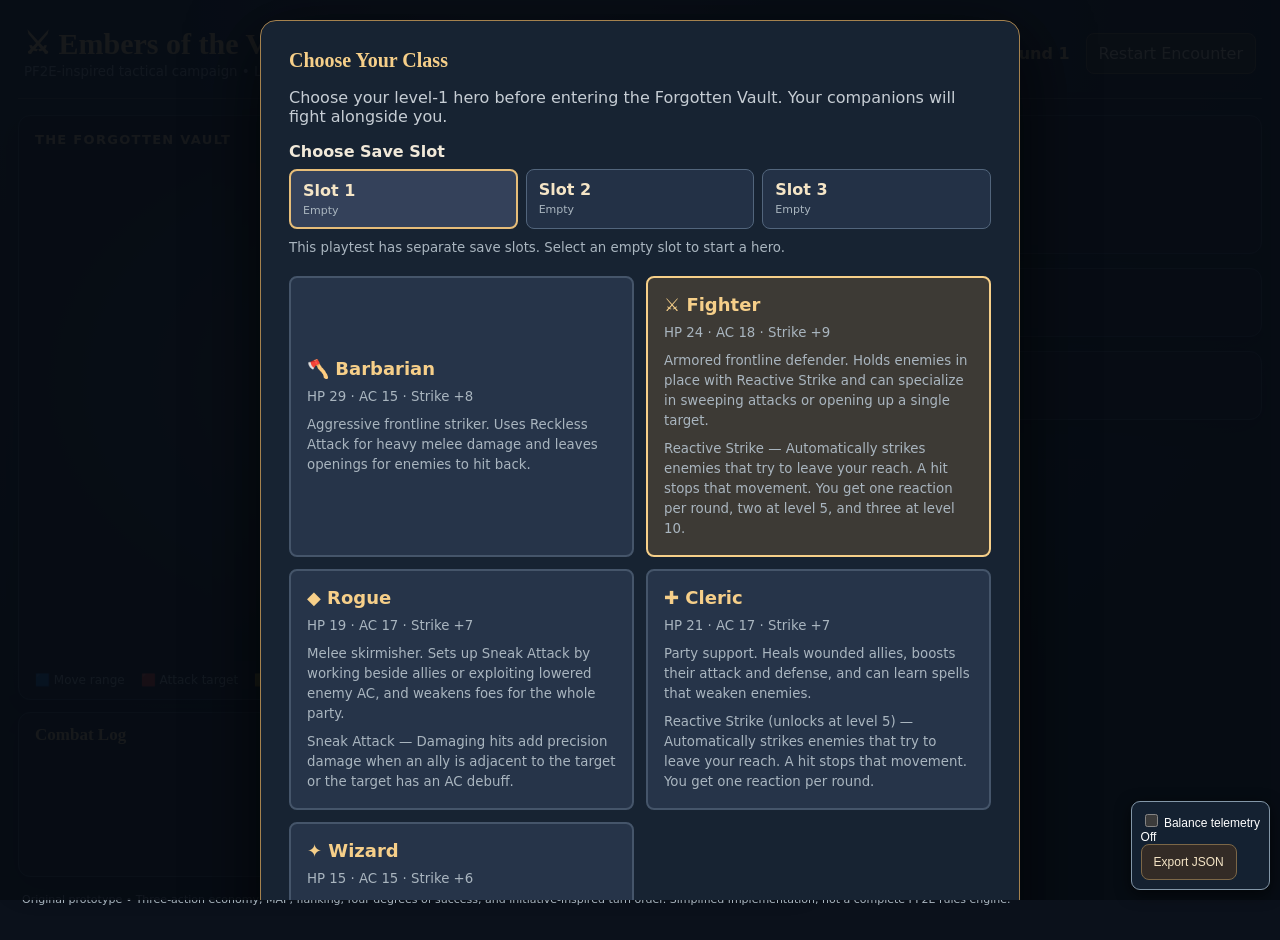
<file: preview/index.html>
<!doctype html><html lang="en"><head><meta charset="utf-8"><meta name="viewport" content="width=device-width,initial-scale=1"><title>Embers of the Vault — Current Preview</title><meta http-equiv="refresh" content="0;url=./branches/feature--encounter-layouts/"><script>location.replace('./branches/feature--encounter-layouts/'+location.search+location.hash)</script></head><body><p>Opening the current development build… <a href="./branches/feature--encounter-layouts/">Continue to game</a></p></body></html>
</file>
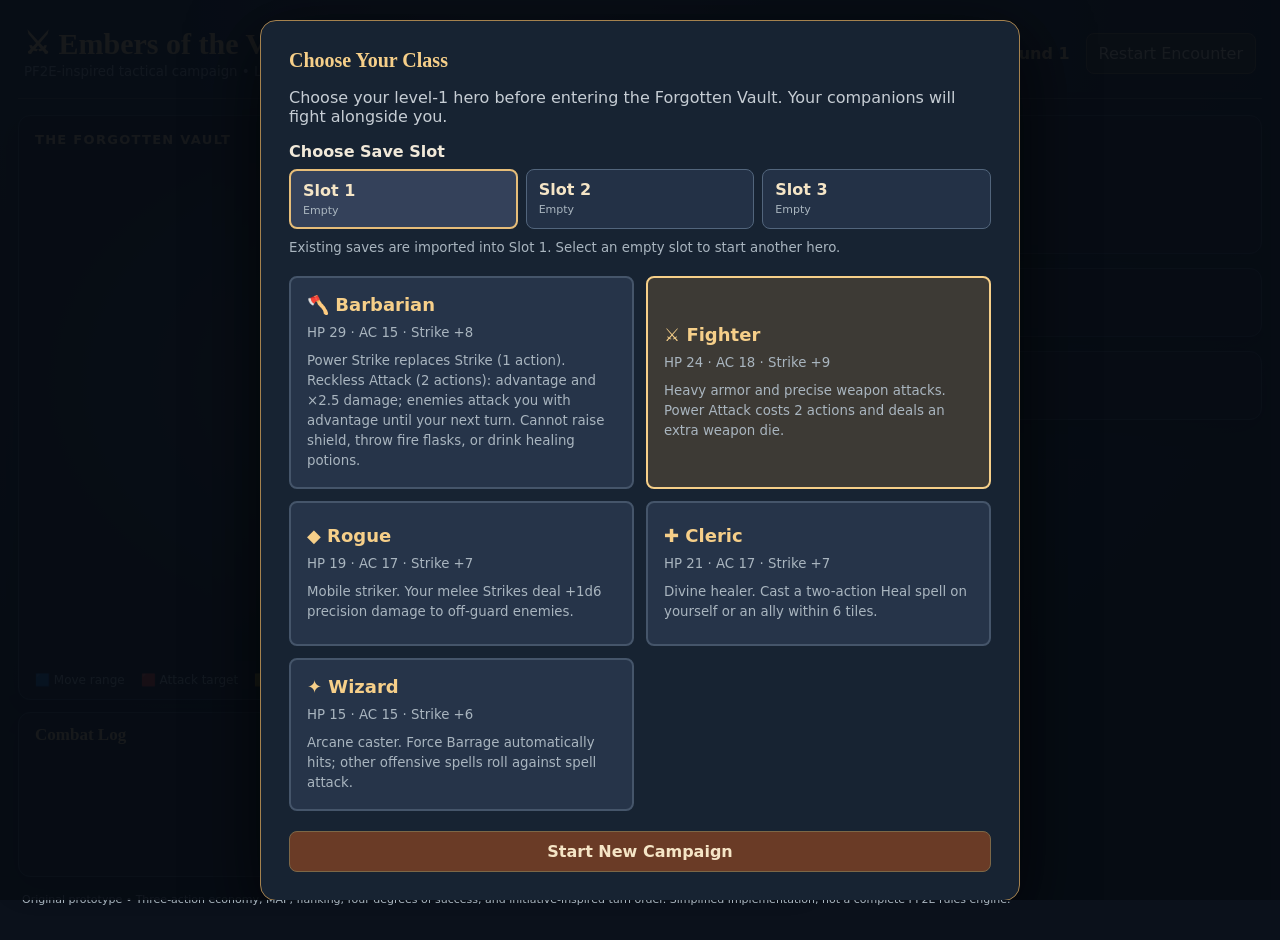
<file: preview/branches/feature--barbarian-class/index.html>
<!doctype html><html lang="en"><head><meta charset="utf-8"><meta name="viewport" content="width=device-width,initial-scale=1"><title>Embers of the Vault</title><style>:root{color-scheme:dark;font-family:Inter,system-ui,Segoe UI,sans-serif;background:#0b111b;color:#f1e9d9}*{box-sizing:border-box}body{margin:0;background:radial-gradient(circle at 40% 0%,#26364a,#0b111b 70%)}button{font:inherit;cursor:pointer;border:1px solid #7c6747;background:#332b26;color:#f5e5c6;border-radius:8px;padding:10px 12px}button:hover:not(:disabled){background:#59412c;border-color:#f0b967}button:disabled{opacity:.35;cursor:default}#app{max-width:1510px;margin:auto;padding:18px}header{display:flex;justify-content:space-between;align-items:center;padding:8px 6px 18px;border-bottom:1px solid #4d4d50}h1{font-family:Georgia,serif;font-size:30px;color:#f6cf89;margin:0}small,.hint,footer{color:#a9b5bf}h2{font-family:Georgia,serif;color:#f6cf89;font-size:20px;margin:0 0 12px}.header-right{display:flex;align-items:center;gap:16px}#round{color:#f6cf89;font-weight:700}main{display:grid;grid-template-columns:minmax(0,1.8fr) minmax(320px,1fr);gap:16px;margin-top:16px}.arena,.panel{border:1px solid #39485a;border-radius:12px;background:#131c29;box-shadow:0 8px 30px #0005}.arena{min-height:650px;overflow:hidden}.scene-title{display:flex;justify-content:space-between;gap:12px;padding:16px;color:#e6c28b;font-weight:700;letter-spacing:.1em;font-size:13px}.scene-title span{color:#9fadb9;font-weight:400;letter-spacing:0}#battlefield{width:100%;background:radial-gradient(ellipse at 50% 44%,#32404a,#101823 73%)}#board{display:block;width:100%;height:auto;max-height:660px}.legend{display:flex;flex-wrap:wrap;gap:16px;padding:12px 16px;color:#b6c1c9;font-size:12px}aside{display:flex;flex-direction:column;gap:14px}.panel{padding:16px}.action-pips{display:flex;gap:8px;margin:12px 0}.pip{width:30px;height:30px;border:2px solid #e7bd73;border-radius:50%;background:#a96e31;box-shadow:0 0 10px #b87c3770}.pip.spent{background:transparent;opacity:.4}.actions{display:grid;grid-template-columns:1fr 1fr;gap:8px}.actions button{min-height:43px;text-align:left}.actions button.active{border-color:#68d5ff;background:#234354}.actions button.full{grid-column:1/-1;text-align:center;background:#6a3b26}.hint{font-size:13px;min-height:32px;line-height:1.5}.stats{display:flex;gap:8px;flex-wrap:wrap;font-size:13px}.stat{background:#263449;padding:7px;border-radius:6px}.unit-row{display:flex;align-items:center;gap:9px;padding:8px 0;border-bottom:1px solid #344052;font-size:13px}.unit-row:last-child{border:0}.unit-row .name{flex:1}.unit-row .hp{font-variant-numeric:tabular-nums;color:#e7caa0}.unit-row.dead{opacity:.35}.bar{width:75px;height:7px;background:#513333;border-radius:9px;overflow:hidden}.bar>div{height:100%;background:#65b879}.log-panel{flex:1;min-height:210px}#log{height:210px;overflow-y:auto;font-size:12px;line-height:1.55;color:#cad4dd}#log p{margin:0;padding:5px 0;border-bottom:1px solid #273343}#log strong{color:#eac68b}footer{font-size:11px;padding:16px 4px}.tile{stroke:#64717a;stroke-width:1.5;cursor:pointer}.tile:hover{stroke:#ffdf9c;stroke-width:3}.unit{cursor:pointer}.unit text{pointer-events:none;font-weight:800;paint-order:stroke;stroke:#111827;stroke-width:4px}.target-ring{fill:none;stroke:#f46e67;stroke-width:4;stroke-dasharray:7 5}.selected-ring{fill:none;stroke:#f9d782;stroke-width:4}@media(max-width:900px){main{grid-template-columns:1fr}.arena{min-height:0}.scene-title{flex-direction:column}.panel{padding:13px}}

.class-screen{position:fixed;inset:0;z-index:20;background:#070c14ee;display:flex;align-items:center;justify-content:center;padding:20px;overflow:auto}.class-screen.hidden{display:none}.class-dialog{width:min(760px,100%);padding:28px;border:1px solid #a5824e;border-radius:16px;background:#172332;box-shadow:0 20px 70px #000b}.class-dialog>p{color:#c6cdd4}.class-choices{display:grid;grid-template-columns:repeat(2,minmax(0,1fr));gap:12px;margin:20px 0}.class-choice{padding:16px;text-align:left;min-height:145px;background:#263449;border:2px solid #45556a}.class-choice.selected{border-color:#f6cf89;background:#3d3a35}.class-choice strong{display:block;color:#f6cf89;font-size:18px}.class-choice small{display:block;margin-top:8px;line-height:1.5}.begin-game{width:100%;font-weight:700;background:#6a3b26}.class-choices button:focus-visible,.begin-game:focus-visible{outline:3px solid #68d5ff;outline-offset:2px}@media(max-width:600px){.class-choices{grid-template-columns:1fr}.class-dialog{padding:18px}}

.campaign-stats{display:grid;grid-template-columns:repeat(3,1fr);gap:10px;margin:18px 0}.campaign-stats>div{padding:12px;background:#263449;border-radius:8px}.campaign-stats strong{display:block;color:#f6cf89;font-size:19px}.campaign-buttons{display:flex;flex-wrap:wrap;gap:10px;margin-top:20px}.campaign-buttons button:first-child{flex:1;background:#6a3b26}.campaign-buttons button:disabled{opacity:.35}.begin-game.secondary{margin-top:10px;background:#263449}#campaignInventory{line-height:1.8;color:#d4dce2}#campaignStory{line-height:1.6}#campaignBadge{font-size:12px;color:#eac68b}h3{color:#eac68b;font-family:Georgia,serif}@media(max-width:600px){.campaign-stats{grid-template-columns:1fr}.campaign-buttons{flex-direction:column}}

.camp-options{display:grid;grid-template-columns:repeat(2,minmax(0,1fr));gap:9px;margin:10px 0 20px}.camp-option{display:block;text-align:left;background:#263449;border:1px solid #586777;border-radius:8px;padding:10px;min-height:54px}.camp-option.selected{border:2px solid #f6cf89;background:#3c3c35}.camp-option:disabled{opacity:.4}.camp-option small{display:block;line-height:1.5;margin-top:5px}.camp-option strong{color:#f6cf89}.camp-note{color:#b6c1c9;font-size:13px;grid-column:1/-1}.equipment-line{padding:7px 0;color:#d4dce2}@media(max-width:600px){.camp-options{grid-template-columns:1fr}}

.hero-sheet{background:#202e40;border:1px solid #45576d;border-radius:10px;padding:14px;margin:10px 0 22px}.hero-sheet-head{display:flex;justify-content:space-between;gap:10px;align-items:center;color:#f6cf89}.hero-sheet-head span{color:#b6c1c9;font-size:12px}.hero-sheet-grid{display:grid;grid-template-columns:repeat(4,minmax(0,1fr));gap:8px;margin:14px 0}.hero-sheet-grid>div{background:#304057;border-radius:7px;padding:10px}.hero-sheet-grid small{display:block;color:#b6c1c9;font-size:11px}.hero-sheet-grid strong{display:block;font-size:22px;color:#f6cf89;margin-top:3px}.hero-breakdown{display:grid;grid-template-columns:max-content 1fr;gap:8px 14px;font-size:12px;color:#c9d2db;line-height:1.5}.hero-breakdown strong{color:#eac68b}@media(max-width:600px){.hero-sheet-grid{grid-template-columns:repeat(2,1fr)}.hero-breakdown{grid-template-columns:1fr;gap:3px}.hero-breakdown span{margin-bottom:8px}}

/* Combat layout: map and compact scrolling log share the left column. */
.battle-column{display:flex;flex-direction:column;gap:12px;min-width:0}
.battle-column .arena{min-height:0}
.battle-column #board{max-height:min(56vh,560px)}
.battle-column .log-panel{flex:none;min-height:0;padding:12px 16px}
.battle-column .log-panel h2{font-size:17px;margin-bottom:7px}
.battle-column #log{height:112px;overflow-y:auto}
@media(max-width:900px){.battle-column #board{max-height:60vh}.battle-column #log{height:110px}}

.world-map{position:relative;min-height:240px;border-radius:12px;overflow:hidden;margin:12px 0 22px;background:radial-gradient(ellipse at 65% 30%,#564a45,#243b42 65%,#1a2835);border:1px solid #6e695d}.world-links{position:absolute;inset:0;width:100%;height:100%}.world-links line{stroke:#e1b77a88;stroke-width:.55;stroke-dasharray:1.5 1.5}.map-node{position:absolute;transform:translate(-50%,-50%);width:20%;padding:10px 4px;z-index:1;font-size:11px;text-align:center;background:#263449e8}.map-node.available{border:2px solid #f6cf89;background:#55432d}.map-node.selected{box-shadow:0 0 0 3px #74c4d6}@media(max-width:600px){.world-map{min-height:300px}.map-node{width:25%;font-size:9px}}

/* Keep the top of tall campaign dialogs reachable on iPhone Safari. */
.class-screen{align-items:flex-start;justify-content:center;overflow-y:auto;overflow-x:hidden;-webkit-overflow-scrolling:touch;overscroll-behavior-y:contain;min-height:0}
.class-screen .class-dialog{flex:0 0 auto;margin:auto 0;max-width:100%}
@media(max-width:600px){.class-screen{padding:calc(12px + env(safe-area-inset-top,0px)) 12px calc(20px + env(safe-area-inset-bottom,0px))}.class-screen .class-dialog{margin:0 auto}.world-map{touch-action:pan-y}}

#exploreChoices .camp-option,#merchantChoices .camp-option{min-height:76px}#exploreChoices .camp-option:disabled,#merchantChoices .camp-option:disabled{opacity:.48}

.scouting-intel{margin:-8px 0 20px;padding:12px 14px;background:#202e40;border:1px solid #45576d;border-radius:9px}.scouting-intel h4{color:#f6cf89;margin:0 0 10px}.scouting-entry{font-size:12px;line-height:1.6;padding:8px 0;border-top:1px solid #45576d}.scouting-entry strong{color:#eac68b}.scouting-entry div{color:#d4dce2}

.expedition-map{display:flex;gap:12px;padding:18px;overflow-x:auto;min-height:220px}.expedition-stage{display:flex;flex:1;min-width:125px;flex-direction:column;gap:10px;justify-content:center}.expedition-stage strong{text-align:center;color:#eac68b;font-size:12px}.expedition-node{font-size:12px;padding:12px 6px;min-height:52px}.expedition-node.selected{outline:2px solid #74c4d6}@media(max-width:600px){.expedition-map{flex-direction:column}.expedition-stage{min-width:0;flex-direction:row;flex-wrap:wrap}.expedition-stage strong{width:100%}.expedition-node{flex:1;min-width:90px}}

.companion-sheets{display:grid;grid-template-columns:repeat(auto-fit,minmax(180px,1fr));gap:10px;margin-bottom:14px}.companion-sheet{display:flex;flex-direction:column;gap:6px;padding:12px;border:1px solid #526679;border-radius:8px;background:#172534;font-size:13px}.level-row{display:flex;flex-wrap:wrap;gap:8px;padding:12px 0;border-top:1px solid #43566a}.level-row>strong{width:100%}.level-row .camp-option{flex:1;min-width:140px}

.companion-sheets{display:grid;grid-template-columns:repeat(2,minmax(0,1fr));gap:12px;width:100%;margin-bottom:16px}.companion-choices{display:grid;grid-template-columns:repeat(2,minmax(0,1fr));gap:12px;width:100%}.companion-choices .camp-option{width:100%;min-width:0;min-height:88px;align-self:stretch}.companion-sheet{min-width:0}@media(max-width:520px){.companion-sheets,.companion-choices{grid-template-columns:1fr}}
 .save-slots-wrap{margin:10px 0 18px;text-align:left}.save-slots{display:grid;grid-template-columns:repeat(3,minmax(0,1fr));gap:8px;margin:8px 0}.save-slot{display:flex;flex-direction:column;align-items:flex-start;gap:4px;background:#233146;border:1px solid #52657c}.save-slot.selected{border:2px solid #e6bd79;background:#34415a}.save-slot small{font-size:11px;text-align:left}#soundToggle{padding:7px 10px;font-size:12px}@media(max-width:520px){.save-slots{grid-template-columns:1fr}} \n.supply-result-overlay[hidden]{display:none}.supply-result-overlay{position:fixed;inset:0;z-index:1000;background:#060b13d9;display:flex;align-items:center;justify-content:center;padding:20px;backdrop-filter:blur(5px)}.supply-result-dialog{width:min(440px,100%);border:2px solid #a67d43;border-radius:16px;background:linear-gradient(160deg,#263246,#111a27 75%);box-shadow:0 22px 90px #000c,0 0 38px #c9943b33;padding:30px;text-align:center;color:#f1e9d9}.supply-result-emblem{font-size:45px;color:#f6cf89}.supply-result-dialog h2{font-size:26px;margin:10px 0}.supply-result-dialog p{color:#bfc9d4;line-height:1.5}.supply-result-entry{background:#101a29;border:1px solid #425166;border-radius:9px;padding:12px;margin:9px 0;font-weight:700}.supply-result-rare{border-color:#f1c26b;background:#48351d;color:#ffdc94}.supply-result-rare small{display:block;font-size:12px;margin-top:5px;color:#e9c78e}.supply-result-dialog button{margin-top:15px;min-width:190px;background:#70502c;border-color:#e3b56a}.supply-result-dialog button:focus-visible{outline:3px solid #fff;outline-offset:3px}
/* Compact camp: primary actions stay accessible while optional sections collapse. */
#campaignScreen .class-dialog{width:min(900px,100%)}
#campaignScreen .campaign-stats{margin:12px 0;gap:8px}
#campaignScreen .campaign-stats>div{padding:9px 12px}
#campaignScreen .camp-action-bar{position:sticky;top:0;z-index:5;background:#172332f5;padding:8px 0 10px;border-bottom:1px solid #45576d;backdrop-filter:blur(8px)}
#campaignScreen .campaign-buttons{margin:0;gap:8px}
#campaignScreen .campaign-buttons button{padding:9px}
#campaignScreen #campaignNote{margin:6px 0 0;min-height:0}
#campaignScreen .camp-section{border-bottom:1px solid #405166;padding:3px 0}
#campaignScreen .camp-section>summary{cursor:pointer;list-style:none;color:#f6cf89;font:700 19px Georgia,serif;padding:12px 26px 12px 0;position:relative}
#campaignScreen .camp-section>summary::-webkit-details-marker{display:none}
#campaignScreen .camp-section>summary:after{content:"▸";position:absolute;right:6px;top:12px;font:18px system-ui;color:#c3a06c}
#campaignScreen .camp-section[open]>summary:after{content:"▾"}
#campaignScreen .camp-section>summary:focus-visible{outline:2px solid #68d5ff}
#campaignScreen .world-map{margin:4px 0 12px;min-height:205px}
#campaignScreen .camp-options{margin:6px 0 12px}
@media(max-width:600px){#campaignScreen .campaign-buttons{flex-direction:row;flex-wrap:wrap}#campaignScreen .campaign-buttons button{flex:1 1 42%;font-size:12px}#campaignScreen .campaign-stats{grid-template-columns:repeat(3,minmax(0,1fr))}#campaignScreen .campaign-stats>div{padding:7px;font-size:11px;overflow-wrap:anywhere}#campaignScreen .campaign-stats strong{font-size:15px}#campaignScreen .world-map{min-height:235px}}
</style></head><body><div id="app"><div id="classScreen" class="class-screen"><div class="class-dialog"><h2>Choose Your Class</h2><p>Choose your level-1 hero before entering the Forgotten Vault. Your companions will fight alongside you.</p><div class="save-slots-wrap"><strong>Choose Save Slot</strong><div id="saveSlots" class="save-slots"></div><small>Existing saves are imported into Slot 1. Select an empty slot to start another hero.</small></div><div id="classChoices" class="class-choices"><p id="classLoading">Loading available classes…</p></div><button id="beginGame" class="begin-game">Start New Campaign</button><button id="continueGame" class="begin-game secondary" hidden>Continue Saved Campaign</button></div></div><div id="campaignScreen" class="class-screen hidden" role="dialog" aria-label="Campaign camp"><div class="class-dialog"><h2 id="campaignTitle">The Ember Road</h2><p id="campaignStory"></p><div id="campaignStats" class="campaign-stats"></div><div class="camp-action-bar"><div class="campaign-buttons"><button id="campaignNext">Continue Adventure</button><button id="campaignRest">Rest at Camp</button><button id="campaignNew">New Campaign</button></div><p class="hint" id="campaignNote"></p></div><details class="camp-section" open><summary>Choose Your Route</summary><div id="worldMap" class="world-map"></div></details><details class="camp-section" open><summary>Exploration & Scouting</summary><div id="exploreChoices" class="camp-options"></div><div id="scoutingIntel" class="scouting-intel" aria-live="polite"></div></details><details class="camp-section"><summary>Traveling Merchant</summary><div id="merchantChoices" class="camp-options"></div></details><details class="camp-section"><summary>Your Character</summary><div id="campHeroSheet"></div></details><details class="camp-section" open><summary>Level-Up Choices</summary><div id="featChoices" class="camp-options"></div></details><details class="camp-section"><summary>Equipment & Inventory</summary><div id="campaignInventory"></div><div id="equipmentChoices" class="camp-options"></div></details><details class="camp-section"><summary>Choose Two Companions</summary><div id="partyChoices" class="camp-options"></div></details></div></div><header><div><h1>⚔ Embers of the Vault</h1><small>PF2E-inspired tactical campaign • Levels 1–10</small></div><div class="header-right"><button id="soundToggle" type="button" aria-pressed="true" title="Toggle combat sound effects">Sound: On</button><span id="campaignBadge">The Ember Road</span><span id="round">Round 1</span><button id="restart">Restart Encounter</button></div></header><main><div class="battle-column"><section class="arena"><div class="scene-title"><strong id="encounterTitle">THE FORGOTTEN VAULT</strong> <span>Click a highlighted tile to move or an enemy to attack</span></div><div id="battlefield"><svg id="board" viewBox="0 0 980 620" role="img" aria-label="Isometric tactical battle grid"></svg></div><div class="legend"><span>🟦 Move range</span><span>🟥 Attack target</span><span>🟨 Selected</span><span>⚔ Critical: +10 over AC</span></div></section><section class="panel log-panel"><h2>Combat Log</h2><div id="log" aria-live="polite"></div></section></div><aside><section class="panel"><h2 id="actorName">Your turn</h2><div id="actorStats"></div><div class="action-pips" id="pips"></div><div id="actions" class="actions"></div><p class="hint" id="hint"></p></section><section class="panel"><h2>Character Sheet</h2><div id="combatHeroSheet"></div></section><section class="panel"><h2>Party & Enemies</h2><div id="roster"></div></section></aside></main><footer>Original prototype • Three-action economy, MAP, flanking, four degrees of success, and initiative-inspired turn order. Simplified implementation, not a complete PF2E rules engine.</footer></div><script>window.addEventListener('error',function(e){var c=document.getElementById('classChoices');if(c&&document.getElementById('classLoading'))c.innerHTML='<p style="color:#ffb4a8">Game startup failed. Please report: '+String(e.message).replace(/[&<>]/g,'')+'</p>';});</script><script>'use strict';
const W=9,H=8,CX=490,CY=105,TW=90,TH=45;
const terrain=new Set(['3,2','5,3','2,5','6,5']);
const classes={
barbarian:{name:'Barbarian',hp:29,ac:15,attack:8,damage:10,icon:'🪓',color:'#dc875e',special:'Reckless Attack',description:'Power Strike replaces Strike (1 action). Reckless Attack (2 actions): advantage and ×2.5 damage; enemies attack you with advantage until your next turn. Cannot raise shield, throw fire flasks, or drink healing potions.'},
fighter:{name:'Fighter',hp:24,ac:18,attack:9,damage:8,icon:'⚔',color:'#6ab5e8',special:'Power Attack',description:'Heavy armor and precise weapon attacks. Power Attack costs 2 actions and deals an extra weapon die.'},
rogue:{name:'Rogue',hp:19,ac:17,attack:7,damage:6,icon:'◆',color:'#a7d5a2',special:'Sneak Attack',description:'Mobile striker. Your melee Strikes deal +1d6 precision damage to off-guard enemies.'},
cleric:{name:'Cleric',hp:21,ac:17,attack:7,spellAttack:8,damage:6,icon:'✚',color:'#e6c883',special:'Heal',description:'Divine healer. Cast a two-action Heal spell on yourself or an ally within 6 tiles.'},
wizard:{name:'Wizard',hp:15,ac:15,attack:6,spellAttack:9,damage:4,icon:'✦',color:'#b6a3f1',special:'Force Barrage',description:'Arcane caster. Force Barrage automatically hits; other offensive spells roll against spell attack.'}
};
let chosenClass='fighter',started=false,specialMode=false;
let soundEnabled=true,audioContext=null;
function playSound(kind){if(!soundEnabled)return;try{const Audio=window.AudioContext||window.webkitAudioContext;if(!Audio)return;audioContext=audioContext||new Audio();if(audioContext.state==='suspended')audioContext.resume();const now=audioContext.currentTime,osc=audioContext.createOscillator(),gain=audioContext.createGain();osc.type=kind==='hit'?'triangle':kind==='spell'?'sine':'square';osc.frequency.setValueAtTime(kind==='hit'?170:kind==='spell'?480:340,now);osc.frequency.exponentialRampToValueAtTime(kind==='hit'?90:kind==='spell'?720:260,now+.13);gain.gain.setValueAtTime(kind==='hit'?.11:.045,now);gain.gain.exponentialRampToValueAtTime(.001,now+(kind==='hit'?.22:.17));osc.connect(gain);gain.connect(audioContext.destination);osc.start(now);osc.stop(now+.18)}catch(e){console.warn('Sound unavailable',e)}}
function playMiss(kind='melee',critical=false){
 if(!soundEnabled)return;
 try{
  const Audio=window.AudioContext||window.webkitAudioContext;if(!Audio)return;
  audioContext=audioContext||new Audio();if(audioContext.state==='suspended')audioContext.resume();
  const now=audioContext.currentTime;
  // Melee: airy descending whoosh. Spell: hollow dissipating shimmer.
  // Critical failures have a slightly longer, lower-pitched finish.
  const notes=kind==='spell'?
    [['sine',610,205,.060,0,.18],['triangle',880,340,.027,.045,critical?.29:.19]]:
    [['sawtooth',310,110,.048,0,.13],['triangle',225,75,.032,.045,critical?.25:.14]];
  for(const [type,from,to,volume,delay,duration] of notes){
   const osc=audioContext.createOscillator(),gain=audioContext.createGain(),t=now+delay;
   osc.type=type;osc.frequency.setValueAtTime(from,t);osc.frequency.exponentialRampToValueAtTime(to,t+duration);
   gain.gain.setValueAtTime(.0001,t);gain.gain.linearRampToValueAtTime(volume,t+.012);
   gain.gain.exponentialRampToValueAtTime(.0001,t+duration);
   osc.connect(gain);gain.connect(audioContext.destination);osc.start(t);osc.stop(t+duration+.015);
  }
 }catch(e){console.warn('Miss sound unavailable',e)}
}
function playCriticalHit(){
 if(!soundEnabled)return;
 try{
  const Audio=window.AudioContext||window.webkitAudioContext;if(!Audio)return;
  audioContext=audioContext||new Audio();if(audioContext.state==='suspended')audioContext.resume();
  const now=audioContext.currentTime;
  // Original layered critical-hit sting: impact, low thump, and bright metallic finish.
  for(const [type,start,end,volume,delay,duration] of [
   ['sawtooth',340,68,.13,0,.20],['triangle',115,43,.19,.015,.29],
   ['square',1046.5,783.99,.045,.075,.17],['sine',1567.98,1174.66,.038,.115,.21]
  ]){
   const osc=audioContext.createOscillator(),gain=audioContext.createGain(),t=now+delay;
   osc.type=type;osc.frequency.setValueAtTime(start,t);osc.frequency.exponentialRampToValueAtTime(end,t+duration);
   gain.gain.setValueAtTime(.0001,t);gain.gain.linearRampToValueAtTime(volume,t+.009);
   gain.gain.exponentialRampToValueAtTime(.0001,t+duration);
   osc.connect(gain);gain.connect(audioContext.destination);osc.start(t);osc.stop(t+duration+.015);
  }
 }catch(e){console.warn('Critical hit audio unavailable',e)}
}
let endingMusicNodes=[];
function stopEndingMusic(){for(const node of endingMusicNodes){try{node.stop()}catch(e){}}endingMusicNodes=[]}
function playEndingMusic(outcome){
 if(!soundEnabled)return;
 try{
  const Audio=window.AudioContext||window.webkitAudioContext;if(!Audio)return;
  audioContext=audioContext||new Audio();if(audioContext.state==='suspended')audioContext.resume();
  stopEndingMusic();
  // Original, short melodies composed for Embers of the Vault; no external audio assets.
  const victory=[[392,0,.20],[523.25,.21,.20],[659.25,.42,.20],[783.99,.63,.34],[659.25,1.02,.15],[783.99,1.20,.18],[1046.5,1.42,.58]];
  const defeat=[[392,0,.32],[369.99,.35,.32],[311.13,.70,.37],[261.63,1.12,.50],[196,1.68,.76]];
  const notes=outcome==='victory'?victory:defeat,now=audioContext.currentTime+.035;
  for(const [frequency,offset,duration] of notes){
   const osc=audioContext.createOscillator(),gain=audioContext.createGain();
   osc.type=outcome==='victory'?'triangle':'sine';osc.frequency.setValueAtTime(frequency,now+offset);
   gain.gain.setValueAtTime(.0001,now+offset);
   gain.gain.linearRampToValueAtTime(.085,now+offset+.025);
   gain.gain.setValueAtTime(.07,now+offset+Math.max(.04,duration-.09));
   gain.gain.exponentialRampToValueAtTime(.0001,now+offset+duration);
   osc.connect(gain);gain.connect(audioContext.destination);
   osc.start(now+offset);osc.stop(now+offset+duration+.02);endingMusicNodes.push(osc);
  }
 }catch(e){console.warn('Ending music unavailable',e)}
}
function toggleSound(){soundEnabled=!soundEnabled;const b=document.getElementById('soundToggle');if(b){b.textContent=soundEnabled?'Sound: On':'Sound: Off';b.setAttribute('aria-pressed',String(soundEnabled))}if(soundEnabled)playSound('ui');else stopEndingMusic()}
const SAVE_KEY='embers-vault-campaign-v1';
const SLOT_PREFIX='embers-vault-save-slot-v2-';
const SLOT_COUNT=3;
let activeSlot=1;
const chapters=[
{title:'The Forgotten Vault',story:'A sealed crypt has opened beneath the old road. Find the missing brass key before the raiders claim it.',xp:500,silver:18,loot:'Runed Brass Key',enemies:[]},
{title:'The Ashen Crossing',story:'Tracks lead to a ruined crossing. A band of raiders guards the bridge to the ember shrine.',xp:500,silver:26,loot:'Reinforced Armor',enemies:[{id:'bandit1',name:'Ash Raider',x:6,y:1,hp:18,ac:16,attack:8,damage:6,init:18,icon:'☠'},{id:'bandit2',name:'Bridge Archer',x:7,y:2,hp:16,ac:16,attack:7,damage:5,init:13,icon:'➶'},{id:'brute',name:'Ashen Brute',x:7,y:0,hp:28,ac:17,attack:9,damage:8,init:11,icon:'♜'}]},
{title:'The Ember Shrine',story:'The warden of the shrine awakens. Defeat its guardians and recover the ember relic.',xp:600,silver:45,loot:'Emberforged Weapon',enemies:[{id:'cult1',name:'Ember Acolyte',x:6,y:1,hp:21,ac:17,attack:9,damage:7,init:18,icon:'✦'},{id:'cult2',name:'Shrine Sentinel',x:7,y:2,hp:24,ac:18,attack:9,damage:7,init:13,icon:'♜'},{id:'boss3',name:'Ember Warden',x:7,y:0,hp:38,ac:19,attack:10,damage:9,init:11,icon:'🔥'}]}
];
const items={
'Runed Brass Key':{slot:null,description:'Quest item. Opens the way to the shrine.'},
'Reinforced Armor':{slot:'armor',description:'+1 AC while equipped.'},
'Emberforged Weapon':{slot:'weapon',description:'+2 Strike attack and damage while equipped.'},'Warded Cloak':{slot:'armor',description:'+1 AC while equipped.'},'Cinder Talisman':{slot:'armor',description:'+2 AC while equipped.'},'Ashen Crown':{slot:null,description:'Final trophy.'}
};

const TIER_NAMES=['Worn','Forged','Enchanted','Runic','Legendary'];
for(let tier=1;tier<=5;tier++){
 const name=TIER_NAMES[tier-1],level=2*tier-1;
 items[name+' Vanguard Blade']={slot:'weapon',level,attack:tier,damage:tier,description:'Level '+level+' · +'+tier+' melee attack and damage.'};
 items[name+' Guardian Armor']={slot:'armor',level,ac:tier,description:'Level '+level+' · +'+tier+' AC.'};
 items[name+' Mystic Focus']={slot:'focus',level,spellAttack:tier,spellDamage:tier,description:'Level '+level+' · +'+tier+' spell attack and damage.'};
}
function equipmentBonus(slot,stat){const id=campaign?.equipment?.[slot],item=items[id];if(!item||item.slot!==slot||(item.level||1)>campaign.level)return 0;if(id==='Cinder Talisman'&&stat==='ac')return 2;if(['Reinforced Armor','Warded Cloak'].includes(id)&&stat==='ac')return 1;if(id==='Emberforged Weapon'&&['attack','damage'].includes(stat))return 2;return item[stat]||0}
function grantTreasure(chance=1){if(Math.random()>=chance)return null;const tier=Math.min(5,Math.ceil(campaign.level/2)),pool=Object.entries(items).filter(([name,item])=>item.level===2*tier-1&&item.slot&&!campaign.inventory.includes(name)).map(([name])=>name);if(!pool.length)return null;const name=pool[Math.floor(Math.random()*pool.length)];campaign.inventory.push(name);return name}
const companions={
cleric:{name:'Mira • Cleric',hp:19,ac:16,attack:6,spellAttack:8,damage:5,init:16,icon:'✚',color:'#e6c883',description:'Support healer. Casts Heal on wounded allies.'},
rogue:{name:'Vex • Rogue',hp:17,ac:17,attack:7,damage:6,init:19,icon:'◆',color:'#a7d5a2',description:'Fast melee skirmisher.'},
fighter:{name:'Bram • Fighter',hp:25,ac:18,attack:8,damage:8,init:14,icon:'⚔',color:'#8ab6dc',description:'Armored front-line defender.'},
wizard:{name:'Lyra • Wizard',hp:15,ac:15,attack:6,spellAttack:9,damage:4,init:17,icon:'✦',color:'#b9a1e6',description:'Casts ranged Force Barrage.'}
};
const feats={
barbarian:[{id:'brutal_power',name:'Brutal Power',description:'Power Strike deals +3 damage.'},{id:'iron_hide',name:'Iron Hide',description:'Gain +1 AC permanently.'}],
fighter:[{id:'heavy_strike',name:'Forceful Assault',description:'Your two-action Power Attack deals +4 additional damage on a hit.'},{id:'iron_guard',name:'Iron Guard',description:'Gain +1 AC at all times.'}],
rogue:[{id:'precise_sneak',name:'Precise Sneak',description:'Sneak Attack deals an extra 1d6 precision damage against flanked foes.'},{id:'nimble_defense',name:'Nimble Defense',description:'Gain +1 AC at all times.'}],
cleric:[{id:'healing_hands',name:'Healing Hands',description:'Your Heal spell restores an extra 4 HP.'},{id:'blessed_armor',name:'Blessed Armor',description:'Gain +1 AC at all times.'}],
wizard:[{id:'potent_barrage',name:'Potent Barrage',description:'Force Barrage deals an extra 1d4 force damage.'},{id:'arcane_ward',name:'Arcane Ward',description:'Gain +1 AC at all times.'}]
};

const levelPaths={
barbarian:['Savage Endurance|Heavy Hand','Thick Skin|Relentless Force','Feral Vigor|Bloodlust','Battle Hardened|Crushing Swing','Unbroken|Savage Momentum','Iron Flesh|Berserker Strength','Death Defiance|Devastating Blow','Titan Blood|Ruthless Precision','Undying Fury|Bonebreaker','Legendary Vitality|Legendary Brutality'],
fighter:['Shield Training|Powerful Strikes','Guarded Advance|Battle Accuracy','Endurance|Crushing Force','Iron Guard|Deadly Aim','Veteran Fortitude|Heavy Blows','Bulwark|Weapon Focus','Indomitable|Brutal Assault','Defender|Champion Strike','Last Stand|Precision Master','Legendary Armor|Legendary Weapon'],
rogue:['Quick Escape|Sharp Blades','Shadow Guard|Precise Aim','Survivor|Backstabber','Ghost Step|Keen Strike','Evasion|Ambush','Tenacity|Deadly Precision','Shadow Cloak|Lethal Edge','Uncatchable|Master Strike','Phantom|Assassin','Untouchable|Perfect Aim'],
cleric:['Sacred Guard|Divine Strike','Blessed Armor|Holy Aim','Faithful Heart|Radiant Force','Sanctuary|Smite','Aegis|Consecration','Grace|Judgment','Divine Shelter|Sacred Power','Steadfast Faith|Purifying Strike','Miracle Guard|Avenger','Exalted Ward|Exalted Weapon'],
wizard:['Arcane Shield|Focused Bolts','Mystic Armor|Spell Precision','Runic Vitality|Arcane Force','Spell Ward|Battle Mage','Protective Sigils|Charged Casting','Mana Shield|Focused Power','Prismatic Guard|Eldritch Aim','Runic Armor|Arcane Surge','Astral Barrier|Master Evoker','Archmage Ward|Archmage Power']
};
const spellDescriptions={"Arcane Lance":"Ranged magic attack: solid single-target damage (2d8 + level).","Frost Lance":"Ranged magic attack: 2d6 + level cold damage; hit reduces target movement next turn.","Storm Lance":"Ranged magic attack: 2d8 + level lightning damage; hit arcs 1d6 to another adjacent enemy.","Flame Lance":"Ranged magic attack: 2d6 + level fire damage; hit inflicts a burning 1d4 damage at start of target turn.","Divine Lance":"Ranged magic attack: 2d8 + level radiant damage.","Sunfire":"Ranged magic attack: 2d6 + level radiant damage; on hit heals the lowest-HP ally 1d6 + level.","Judgment":"Ranged magic attack: 2d8 + level radiant damage; on hit reduces target attack by 1 for the encounter.","Sacred Flame":"Ranged magic attack: 2d6 + level fire damage; on hit grants Kael +2 AC until next turn."};
const martialPaths={"rogue":{"3":[["Improved Sneak Attack","sneakDice",1,"Passive +1d6 Sneak Attack when ally adjacent to target."],["Dirty Trick","technique",0,"2 actions: hit reduces enemy AC by 1."]],"5":[["Deadly Precision","sneakDice",1,"Passive stacking +1d6 Sneak Attack."],["Bleeding Cut","technique",0,"2 actions: hit inflicts persistent 1d4 bleed."]],"7":[["Master Sneak Attack","sneakDice",1,"Passive stacking +1d6 Sneak Attack."],["Crippling Strike","technique",0,"2 actions: hit slows enemy next Stride."]],"9":[["Assassin's Precision","sneakDice",1,"Passive stacking +1d6 Sneak Attack."],["Exposing Strike","technique",0,"2 actions: hit reduces enemy AC by 2."]]},"fighter":{"3":[["Defensive Stance","technique",0,"1 action: +2 AC until next turn, 3 temporary HP."],["Sweeping Strike","technique",0,"2 actions: Strike all adjacent enemies."]],"5":[["Rallying Strike","technique",0,"2 actions: hit heals 5 + level HP."],["Whirlwind Strike","technique",0,"2 actions: Strike all adjacent enemies with +1d6 each hit."]],"7":[["Iron Resolve","damageReduction",2,"Passive: prevent 2 damage per incoming hit."],["Cleaving Arc","technique",0,"2 actions: Strike all adjacent enemies with +1d8 each hit."]],"9":[["Bastion","hp",10,"Passive: +10 maximum HP."],["Tempest Sweep","technique",0,"2 actions: Strike all adjacent enemies with +2d6 each hit."]]}};
function adjacentAlly(a,t){return units.some(v=>v!==a&&alive(v)&&v.team===a.team&&dist(v,t)===1)}
const clericPaths={"3":[["Renewing Prayer","support",0,"2 actions, range 6: heal an ally 2d8 + level HP and grant 3 temporary HP."],["Divine Lance","spell",0,"2 actions, range 6: 2d8 + level radiant damage vs AC."]],"5":[["Blessing of Valor","support",0,"2 actions, range 6: grant an ally +2 to melee and spell attacks for 2 rounds."],["Judgment","spell",0,"2 actions, range 6: 2d8 + level radiant damage; hit reduces enemy attack by 1."]],"7":[["Restorative Wave","support",0,"2 actions: heal every living ally 1d8 + level HP."],["Withering Brand","spell",0,"2 actions, range 6: 2d6 + level radiant damage; hit reduces enemy AC by 2."]],"9":[["Sanctuary Aura","support",0,"2 actions: grant every living ally 5 temporary HP and +2 AC for 2 rounds."],["Searing Verdict","spell",0,"2 actions, range 6: 2d8 + level fire damage; hit inflicts persistent 1d4 burning damage."]]};
const wizardPaths={"3":[["Flame Burst","area",0,"2 actions, range 6: 2d6 + level fire damage in a circular radius of 2 tiles."],["Frost Lance","spell",0,"2 actions, range 6: 2d6 + level cold damage; hit slows next enemy Stride."]],"5":[["Thunderstorm","area",0,"2 actions, range 6: 2d6 + level lightning damage in a circular radius of 3 tiles."],["Flame Lance","spell",0,"2 actions, range 6: 2d6 + level fire damage; hit burns target for 1d4 next turn."]],"7":[["Meteor Shower","area",0,"2 actions, range 6: 3d6 + level fire damage in a circular radius of 4 tiles."],["Crippling Ray","spell",0,"2 actions, range 6: 3d8 + level force damage; hit reduces enemy attack by 2."]],"9":[["Arcane Cataclysm","area",0,"2 actions, range 6: 4d6 + level arcane damage in a circular radius of 5 tiles."],["Doom Bolt","spell",0,"2 actions, range 6: 4d8 + level force damage; hit reduces enemy AC by 2."]]};
const barbarianPowers={
3:[['Bloodlust','bloodlust','Passive: defeating an enemy restores 15% of maximum HP.'],['Savage Cleave','savage_cleave','After defeating an enemy, spend 1 action to attack another adjacent enemy without increasing your multiple attack penalty.']],
5:[['Frenzy','frenzy','1 action, once per encounter: deal 25% more damage for 2 turns, but suffer -2 AC.'],['Executioner','executioner','Passive: deal 50% more damage against enemies below 30% HP.']],
7:[['Death Defiance','death_defiance','Passive, once per encounter: survive an otherwise fatal attack at 1 HP.'],['Unstoppable Assault','unstoppable_assault','Passive: defeating an enemy restores 1 action, once per turn.']],
9:[['Avatar of Rage','avatar_of_rage','1 action, once per encounter: gain 50% damage and temporary HP equal to 20% maximum HP for 2 turns.'],['Bloodbath','bloodbath','Passive: each kill grants +10% damage for the encounter, up to +50%.']]
};
function barbarianHas(id){return campaign?.classId==='barbarian'&&[3,5,7,9].some(level=>campaign.level>=level&&choicesAt(level,'barbarian').find(o=>o.id===campaign.levelPicks?.[level])?.power===id)}
function barbarianDamageMultiplier(a,t){if(!a?.player||actorClass(a)!=='barbarian')return 1;let multiplier=1;if(a.frenzyTurns>0)multiplier+=.25;if(a.avatarTurns>0)multiplier+=.5;if(barbarianHas('executioner')&&t.hp/t.max<.30)multiplier+=.5;multiplier+=Math.min(5,a.bloodbathStacks||0)*.1;return multiplier}
function barbarianKill(a,t){if(!a?.player||actorClass(a)!=='barbarian'||alive(t))return;if(barbarianHas('bloodlust')){const n=Math.min(a.max-a.hp,Math.ceil(a.max*.15));a.hp+=n;say('Bloodlust restores '+n+' HP.')}if(barbarianHas('bloodbath')){a.bloodbathStacks=Math.min(5,(a.bloodbathStacks||0)+1);say('Bloodbath: +'+(a.bloodbathStacks*10)+'% damage for this encounter.')}if(barbarianHas('unstoppable_assault')&&!a.unstoppableUsed){actions=Math.min(3,actions+1);a.unstoppableUsed=true;say('Unstoppable Assault restores 1 action.')}if(barbarianHas('savage_cleave')&&actions>0&&units.some(v=>alive(v)&&v.team==='enemy'&&dist(a,v)===1)){a.cleavePending=true;mode='cleave';say('Savage Cleave ready: select another adjacent enemy (1 action, no added attack penalty).')}}
function barbarianIncoming(target,damage){if(target?.player&&actorClass(target)==='barbarian'&&barbarianHas('death_defiance')&&!target.deathDefianceUsed&&damage>=target.hp){target.deathDefianceUsed=true;damage=Math.max(0,target.hp-1);say('Death Defiance! Survives the fatal attack at 1 HP.')}return damage}
function barbarianTurnStart(u){if(!u?.player||actorClass(u)!=='barbarian')return;u.unstoppableUsed=false;u.recklessUntilTurn=false;u.cleavePending=false;for(const key of ['frenzyTurns','avatarTurns'])if(u[key]>0)u[key]--;if(!u.avatarTurns&&u.avatarTempHp){u.tempHp=Math.max(0,(u.tempHp||0)-u.avatarTempHp);u.avatarTempHp=0}}
function barbarianPower(id){const u=current();if(!u?.player||actorClass(u)!=='barbarian'||!barbarianHas(id)||actions<1)return;if(id==='frenzy'){if(u.frenzyUsed)return;u.frenzyUsed=true;u.frenzyTurns=3;actions--;say('Frenzy! +25% damage and -2 AC for 2 turns.')}else if(id==='avatar_of_rage'){if(u.avatarUsed)return;u.avatarUsed=true;u.avatarTurns=3;const hp=Math.ceil(u.max*.2);u.tempHp=(u.tempHp||0)+hp;u.avatarTempHp=hp;actions--;say('Avatar of Rage! +50% damage and '+hp+' temporary HP for 2 turns.')}mode='move';render();if(actions===0)endTurn()}
function choicesAt(level,classId=campaign.classId){if(classId==='barbarian'&&barbarianPowers[level])return barbarianPowers[level].map((o,i)=>({id:i?'b':'a',name:o[0],power:o[1],stat:'power',amount:0,description:o[2]}));if(classId==='wizard'&&wizardPaths[level])return wizardPaths[level].map((o,i)=>({id:i?'b':'a',name:o[0],stat:o[1],amount:o[2],description:o[3]}));if(classId==='cleric'&&clericPaths[level])return clericPaths[level].map((o,i)=>({id:i?'b':'a',name:o[0],stat:o[1],amount:o[2],description:o[3]}));if(martialPaths[classId]?.[level])return martialPaths[classId][level].map((o,i)=>({id:i?'b':'a',name:o[0],stat:o[1],amount:o[2],description:o[3]}));if(['fighter','rogue'].includes(classId)&&(level===3||level===5)){const names=classId==='fighter'?(level===3?['Shield Bash','Sweeping Strike']:['Sundering Blow','Rallying Strike']):(level===3?['Dirty Trick','Twin Cut']:['Shadow Strike','Bleeding Cut']);return names.map((name,i)=>({id:i?'b':'a',name,stat:'technique',amount:level}))}if(['wizard','cleric'].includes(classId)&&(level===3||level===5)){const names=classId==='wizard'?(level===3?['Arcane Lance','Frost Lance']:['Storm Lance','Flame Lance']):(level===3?['Divine Lance','Sunfire']:['Judgment','Sacred Flame']);return names.map((name,i)=>({id:i?'b':'a',name,stat:'spell',amount:level===3?1:2,description:spellDescriptions[name]}))}const names=levelPaths[classId]?.[level-1]?.split('|')||[];return names.map((name,i)=>({id:i?'b':'a',name,stat:i?(level%2?(['wizard','cleric'].includes(classId)?'spellDamage':'damage'):(['wizard','cleric'].includes(classId)?'spellAttack':'attack')):(level%2?'hp':'ac'),amount:i?(level%2?2:1):(level%2?5:1)}))}
function npcPicks(id){return campaign?.npcLevelPicks?.[id]||{}}
function npcPickBonus(id,stat){return Object.entries(npcPicks(id)).reduce((sum,[level,pick])=>{const option=choicesAt(+level,id).find(o=>o.id===pick);return sum+(option?.stat===stat?option.amount:0)},0)}
function npcChoices(id){return [3,5,7,9].map(level=>{const option=choicesAt(level,id).find(o=>o.id===npcPicks(id)[level]);return option?{...option,level}:null}).filter(Boolean)}
function developCompanions(){if(!campaign)return;campaign.npcLevelPicks=campaign.npcLevelPicks||{};let changed=false;for(const id of Object.keys(companions)){const picks=campaign.npcLevelPicks[id]||{};campaign.npcLevelPicks[id]=picks;for(let level=1;level<=campaign.level;level++){if(picks[level]&&choicesAt(level,id).some(o=>o.id===picks[level]))continue;const options=choicesAt(level,id);if(!options.length)continue;const choice=options[Math.floor(Math.random()*options.length)];picks[level]=choice.id;changed=true}}if(changed)saveCampaign()}
function npcTechnique(u,target,tech){const name=tech.name;if(name==='Defensive Stance'){u.guarded=true;u.tempHp=Math.max(u.tempHp||0,3);actions--;say(escapeHTML(u.name.split(' •')[0])+' uses Defensive Stance (+2 AC, 3 temporary HP).');return true}
if(dist(u,target)!==1||actions<2)return false;
const multi=['Sweeping Strike','Whirlwind Strike','Cleaving Arc','Tempest Sweep'].includes(name);const targets=multi?units.filter(v=>alive(v)&&v.team==='enemy'&&dist(u,v)===1):[target];actions-=2;say(escapeHTML(u.name.split(' •')[0])+' uses '+escapeHTML(name)+'.');
for(const enemy of targets){if(finished)break;const hp=enemy.hp;const extra=name==='Whirlwind Strike'?{sides:6,count:1}:name==='Cleaving Arc'?{sides:8,count:1}:name==='Tempest Sweep'?{sides:6,count:2}:null;strike(u,enemy,extra);if(enemy.hp<hp){if(name==='Rallying Strike')u.hp=Math.min(u.max,u.hp+5+campaign.level);if(name==='Dirty Trick')enemy.ac=Math.max(10,enemy.ac-1);if(name==='Exposing Strike')enemy.ac=Math.max(10,enemy.ac-2);if(name==='Bleeding Cut')enemy.bleeding=1;if(name==='Crippling Strike')enemy.slowedTurns=1}}
return true}
function pickBonus(stat){return Object.entries(campaign?.levelPicks||{}).reduce((sum,[level,id])=>{const o=choicesAt(+level).find(x=>x.id===id);return sum+(o?.stat===stat?o.amount:0)},0)}
function learnedTechniques(){return [3,5,7,9].filter(l=>current()?.id==='hero'&&['fighter','rogue'].includes(campaign.classId)&&campaign.levelPicks?.[l]).map(l=>({level:l,...choicesAt(l).find(o=>o.id===campaign.levelPicks[l])})).filter(o=>o.stat==='technique')}
function learnedSpells(){return [3,5,7,9].filter(l=>current()?.id==='hero'&&['wizard','cleric'].includes(campaign.classId)&&campaign.levelPicks?.[l]).map(l=>({level:l,...choicesAt(l).find(o=>o.id===campaign.levelPicks[l])})).filter(o=>o.stat==='spell'||o.stat==='support'||o.stat==='area')}
function damageDice(sides,count,flat){const rolls=Array.from({length:count},()=>roll(sides));return {total:rolls.reduce((a,b)=>a+b,0)+flat,expression:rolls.map(n=>'d'+sides+'('+n+')').join(' + ')+(flat?' + '+flat:'')}}
function magicAttack(caster,target,name,damage){const first=roll(20),second=target.recklessUntilTurn?roll(20):null,die=second===null?first:Math.max(first,second),bonus=(caster.spellAttack??caster.attack)+(caster.attackBuff||0),ac=target.ac+(target.guarded?2:0)+(target.wardRounds?2:0)-(target.frenzyTurns>0?2:0),total=die+bonus;let degree=total>=ac+10?3:total>=ac?2:total<=ac-10?0:1;if(die===20)degree=Math.min(3,degree+1);if(die===1)degree=Math.max(0,degree-1);if(degree===3)playCriticalHit();else if(degree<2)playMiss('spell',degree===0);else playSound('spell');const dice=degree>=2?damage():null,dealt=dice?dice.total*(degree===3?2:1):0;const absorbed=Math.min(dealt,target.tempHp||0);target.tempHp=(target.tempHp||0)-absorbed;if(target.avatarTempHp)target.avatarTempHp=Math.max(0,target.avatarTempHp-absorbed);const finalDamage=barbarianIncoming(target,dealt-absorbed);target.hp=Math.max(0,target.hp-finalDamage);say('<strong>'+escapeHTML(caster.name.split(' •')[0])+'</strong> casts '+escapeHTML(name)+': d20 '+(second===null?die:'advantage ('+first+', '+second+') → '+die)+' + '+bonus+' = '+total+' vs AC '+ac+' — '+(['critical miss','miss','hit','critical hit'][degree])+(dice?' · damage '+dice.expression+(degree===3?' × 2':'')+' = '+dealt:' · no damage')+'.');if(!alive(target))say('<strong>'+escapeHTML(target.name)+' falls!</strong>');checkEnd();return dealt}
function forceBarrage(caster,target){playSound('spell');const dice=damageDice(4,2+Math.floor((campaign.level-1)/2),2+campaign.level-1+(caster.spellDamage||0)),dealt=dice.total;target.hp=Math.max(0,target.hp-dealt);say('<strong>'+escapeHTML(caster.name.split(' •')[0])+'</strong> casts Force Barrage: automatic hit · damage '+dice.expression+' = '+dealt+' force damage.');if(!alive(target))say('<strong>'+escapeHTML(target.name)+' falls!</strong>');checkEnd()}
function castLearnedSpell(caster,target,name){const before=target.hp;magicAttack(caster,target,name,()=>{const dice=['Arcane Lance','Storm Lance','Divine Lance','Judgment','Searing Verdict','Crippling Ray','Doom Bolt'].includes(name)?8:6;const count=name==='Doom Bolt'?4:name==='Crippling Ray'?3:2;return damageDice(dice,count,campaign.level+(caster.spellDamage||0))});if(target.hp>=before||finished)return;
if(name==='Crippling Ray'){target.attack=Math.max(0,target.attack-2);say(escapeHTML(target.name)+' suffers -2 attack for this encounter.')}if(name==='Doom Bolt'){target.ac=Math.max(10,target.ac-2);say(escapeHTML(target.name)+' loses 2 AC for this encounter.')}if(name==='Frost Lance'){target.slowedTurns=1;say(escapeHTML(target.name)+' is chilled: next Stride moves only 2 tiles.')}
if(name==='Flame Lance'){target.burning=1;say(escapeHTML(target.name)+' is burning: 1d4 damage at start of next turn.')}
if(name==='Withering Brand'){target.ac=Math.max(10,target.ac-2);say(escapeHTML(target.name)+' loses 2 AC for this encounter.')}if(name==='Searing Verdict'){target.burning=1;say(escapeHTML(target.name)+' is burning for 1d4 damage at the start of its turn.')}if(name==='Judgment'){target.attack=Math.max(0,target.attack-1);say(escapeHTML(target.name)+' suffers −1 attack for this encounter.')}
if(name==='Sacred Flame'){caster.guarded=true;say('Sacred Flame grants +2 AC until the next turn.')}
if(name==='Sunfire'){const ally=units.filter(v=>v.team===caster.team&&alive(v)).sort((a,b)=>a.hp/a.max-b.hp/b.max)[0];if(ally){const n=roll(6)+campaign.level;ally.hp=Math.min(ally.max,ally.hp+n);say(escapeHTML(ally.name)+' recovers '+n+' HP from Sunfire.')}}
if(name==='Storm Lance'){const other=units.find(v=>v!==target&&v.team===target.team&&alive(v)&&dist(v,target)<=1);if(other){const n=roll(6);other.hp=Math.max(0,other.hp-n);say('Lightning arcs to '+escapeHTML(other.name)+' for '+n+' damage.');checkEnd()}}
}
function castAreaSpell(caster,x,y,name){const radius=name==='Flame Burst'?2:name==='Thunderstorm'?3:name==='Meteor Shower'?4:5;const diceCount=name==='Arcane Cataclysm'?4:name==='Meteor Shower'?3:2;const targets=units.filter(v=>alive(v)&&v.team!==caster.team&&areaDistance(v,{x,y})<=radius);say('<strong>'+escapeHTML(name)+'</strong> affects '+targets.length+' enemy targets within '+radius+' tiles.');for(const target of targets){if(finished)break;magicAttack(caster,target,name,()=>damageDice(6,diceCount,campaign.level+(caster.spellDamage||0)))}}
function castSupportSpell(caster,target,name){const allies=units.filter(v=>v.team===caster.team&&alive(v));if(name==='Renewing Prayer'){const dice=damageDice(8,2,campaign.level);const restored=Math.min(target.max-target.hp,dice.total);target.hp+=restored;target.tempHp=(target.tempHp||0)+3;say('<strong>Renewing Prayer</strong> heals '+escapeHTML(target.name)+': '+dice.expression+' = '+restored+' HP, plus 3 temporary HP.')}
else if(name==='Blessing of Valor'){target.attackBuff=2;target.attackBuffRounds=2;say('<strong>Blessing of Valor</strong>: '+escapeHTML(target.name)+' gains +2 to melee and spell attacks for 2 rounds.')}
else if(name==='Restorative Wave'){for(const ally of allies){const dice=damageDice(8,1,campaign.level);const healed=Math.min(ally.max-ally.hp,dice.total);ally.hp+=healed;say('<strong>Restorative Wave</strong> heals '+escapeHTML(ally.name)+': '+dice.expression+' = '+healed+' HP.')}}else if(name==='Sanctuary Aura'){for(const ally of allies){ally.tempHp=(ally.tempHp||0)+5;ally.wardRounds=2;say('<strong>Sanctuary Aura</strong> shields '+escapeHTML(ally.name)+' with 5 temporary HP and +2 AC for 2 rounds.')}}}
function missingPick(){if(!campaign?.expedition)return false;for(let level=1;level<=campaign.level;level++)if(!campaign.levelPicks?.[level])return true;return false}
function companionSheet(){developCompanions();return '<div class="companion-sheets">'+campaign.party.map(id=>{const c=companions[id],l=campaign.level-1,max=c.hp+l*7+npcPickBonus(id,'hp'),hp=Math.min(max,campaign.companionHp[id]??max),choices=Object.entries(npcPicks(id)).map(([level,pick])=>{const o=choicesAt(+level,id).find(x=>x.id===pick);return o?'Lv '+level+': '+o.name:''}).filter(Boolean);return '<div class="companion-sheet"><strong>'+escapeHTML(c.name)+' · Level '+campaign.level+'</strong><span>HP '+hp+'/'+max+' · AC '+(c.ac+l+npcPickBonus(id,'ac'))+'</span><span>Strike +'+(c.attack+l+npcPickBonus(id,'attack'))+' · Damage '+(c.damage+Math.floor(l/2)+npcPickBonus(id,'damage'))+'</span><span>Initiative +'+c.init+'</span><small>Self-selected improvements: '+escapeHTML(choices.join(' · ')||'None')+'</small></div>'}).join('')+'</div>'}
function levelPicker(){return '<div class="camp-note">Choose one permanent improvement per level (1–10). Each level offers two options.</div>'+Array.from({length:campaign.level},(_,i)=>{const level=i+1,chosen=campaign.levelPicks?.[level],opts=choicesAt(level);return '<div class="level-row"><strong>Level '+level+(chosen?' — '+escapeHTML(opts.find(o=>o.id===chosen)?.name||chosen):' — Choose one')+'</strong>'+(chosen?'':opts.map(o=>{const category=o.stat==='power'?'Barbarian Ability':o.stat==='area'?'Area Spell · Elemental Devastation':o.stat==='spell'?(campaign.classId==='wizard'?'Debuff Spell · Arcane Affliction':'Damage / Debuff Spell · Judgment'):o.stat==='support'?'Support Spell · Restoration':o.stat==='technique'?'Combat Technique':o.stat==='sneakDice'?'+'+o.amount+' stacking Sneak Attack d6':o.stat==='damageReduction'?'+'+o.amount+' damage reduction':o.stat==='hp'?'+'+o.amount+' maximum HP':o.stat==='ac'?'+'+o.amount+' AC':o.stat==='spellAttack'?'+'+o.amount+' Spell attack bonus':o.stat==='spellDamage'?'+'+o.amount+' Spell damage':o.stat==='attack'?'+'+o.amount+' Melee Strike bonus':'+'+o.amount+' Melee Strike damage';return '<button class="camp-option" data-level="'+level+'" data-pick="'+o.id+'"><strong>'+escapeHTML(o.name)+'</strong><small>'+category+'</small>'+(o.description?'<small>'+escapeHTML(o.description)+'</small>':'')+'</button>'}).join(''))+'</div>'}).join('')}
let campaign=null,combatSession=0;
const routes=[
[{id:'vault',name:'Forgotten Vault'}],
[{id:'bridge',name:'Ashen Crossing'},{id:'grove',name:'Whispering Grove'}],
[{id:'shrine',name:'Ember Shrine'},{id:'cavern',name:'Cinder Cavern'}],
[{id:'citadel',name:'Ashen Citadel'}]];
const battlefields={
vault:{walls:['3,2','5,3','2,5','6,5'],tint:'#455462'},
bridge:{walls:['3,0','3,1','3,5','3,6','3,7','6,3'],tint:'#62727a'},
grove:{walls:['1,2','2,2','4,1','4,5','6,4','7,6'],tint:'#375d49'},
shrine:{walls:['2,1','3,3','5,2','5,5','7,4'],tint:'#66504a'},
cavern:{walls:['2,2','3,1','3,5','5,4','6,6','7,3'],tint:'#74473d'},
citadel:{walls:['2,2','2,5','4,1','4,6','6,2','6,5'],tint:'#57546a'}};
const alternateEncounters={
grove:{xp:500,silver:24,loot:'Warded Cloak',story:'Ember wolves prowl the ancient grove.',enemies:[{id:'wolf1',name:'Ember Wolf',x:6,y:1,hp:21,ac:17,attack:8,damage:7,init:18,icon:'🐺',role:'skirmisher'},{id:'wolf2',name:'Ash Wolf',x:7,y:2,hp:19,ac:16,attack:8,damage:6,init:15,icon:'🐺',role:'skirmisher'},{id:'druid',name:'Cinder Druid',x:7,y:0,hp:22,ac:16,attack:8,damage:5,init:12,icon:'✦',role:'caster'}]},
cavern:{xp:600,silver:40,loot:'Cinder Talisman',story:'Magma spirits defend the volcanic cavern.',enemies:[{id:'sprite1',name:'Cinder Sprite',x:6,y:1,hp:20,ac:17,attack:9,damage:6,init:19,icon:'🔥',role:'caster'},{id:'sprite2',name:'Ash Sprite',x:7,y:2,hp:20,ac:17,attack:9,damage:6,init:16,icon:'🔥',role:'caster'},{id:'golem',name:'Basalt Guardian',x:7,y:0,hp:35,ac:19,attack:10,damage:9,init:10,icon:'♜',role:'brute'}]},
citadel:{xp:800,silver:70,loot:'Ashen Crown',story:'The ash commander guards the final stronghold.',enemies:[{id:'archer',name:'Citadel Archer',x:6,y:1,hp:23,ac:18,attack:10,damage:7,init:19,icon:'➶',role:'archer'},{id:'mage',name:'Ash Spellguard',x:7,y:2,hp:25,ac:18,attack:10,damage:6,init:16,icon:'✦',role:'caster'},{id:'commander',name:'Ash Commander',x:7,y:0,hp:48,ac:20,attack:11,damage:10,init:12,icon:'♜',role:'brute'}]}};
const AMBUSH_CHANCE=0.30;
const ambushes=[
{title:'Roadside Bandit Ambush',story:'Your search disturbed a hidden raider patrol. Defend the supplies!',xp:120,silver:12,loot:null,enemies:[{id:'ambushRaider',name:'Supply Raider',x:6,y:1,hp:18,ac:15,attack:7,damage:5,init:16,icon:'☠'},{id:'ambushArcher',name:'Lookout Archer',x:7,y:2,hp:15,ac:15,attack:7,damage:5,init:12,icon:'➶',role:'archer'}]},
{title:'Hungry Wolves',story:'The scent of provisions draws predators out of hiding!',xp:120,silver:10,loot:null,enemies:[{id:'ambushWolf1',name:'Starving Wolf',x:6,y:1,hp:19,ac:16,attack:8,damage:6,init:18,icon:'🐺'},{id:'ambushWolf2',name:'Pack Hunter',x:7,y:2,hp:17,ac:16,attack:7,damage:5,init:15,icon:'🐺'}]},
{title:'Cinder Cult Patrol',story:'A wandering cult patrol catches your party rummaging through abandoned gear!',xp:140,silver:14,loot:null,enemies:[{id:'ambushCultist',name:'Cinder Initiate',x:6,y:1,hp:19,ac:16,attack:8,damage:6,init:17,icon:'✦',role:'caster'},{id:'ambushGuard',name:'Ash Guard',x:7,y:2,hp:23,ac:17,attack:8,damage:6,init:12,icon:'♜'}]}
];
function beginAmbush(){if(!campaign?.ambush)return;chosenClass=campaign.classId;$('campaignScreen').classList.add('hidden');$('classScreen').classList.add('hidden');started=true;reset();}

const EXPEDITION_LENGTH=5;
const expeditionPlaces=['Sunken Ruins','Thornwood Pass','Shattered Causeway','Whispering Fen','Moonlit Barrows','Fallen Watchtower','Ember Hollow','Forsaken Chapel','Cinder Ridge','Obsidian Gate','Stormbreak Keep','Blighted Orchard','Ashfall Basin','Forgotten Reliquary','Lost Catacombs'];
function makeExpedition(number){const names=[...expeditionPlaces],pool=[...chapters[1].enemies,...chapters[2].enemies,...Object.values(alternateEncounters).flatMap(e=>e.enemies),...ambushes.flatMap(e=>e.enemies)];const seed=Math.floor(Math.random()*4294967296);let state=seed;const rnd=()=>{state=(Math.imul(state,1664525)+1013904223)>>>0;return state/4294967296};const nodes=[];for(let stage=0;stage<EXPEDITION_LENGTH;stage++){const row=[];const lanes=stage===0||stage===EXPEDITION_LENGTH-1?1:3;for(let lane=0;lane<lanes;lane++){const id='exp'+number+'-'+stage+'-'+lane;const name=names.splice(Math.floor(rnd()*names.length),1)[0];const walls=[];for(let j=0;j<5;j++){const w=(3+Math.floor(rnd()*3))+','+(1+Math.floor(rnd()*5));if(!walls.includes(w))walls.push(w)}const enemies=[];for(let i=0;i<(stage>2?3:2);i++){const e=pool[Math.floor(rnd()*pool.length)];enemies.push({...e,id:id+'-enemy'+i,x:6+i%2,y:i===2?0:i+1})}row.push({id,name,walls,tint:['#455462','#375d49','#66504a','#74473d','#57546a'][Math.floor(rnd()*5)],enemies,xp:400+stage*140,silver:30+stage*16,loot:null,story:'Your party ventures into '+name+'.'})}nodes.push(row)}return {number,seed,nodes}}
function expeditionNode(id){return campaign?.expedition?.nodes.flat().find(n=>n.id===id)}
function levelThreshold(level){return level===1?1000:1500+(level-2)*850}
function expeditionLevelUp(){let msg='';while(campaign.level<10&&campaign.xp>=levelThreshold(campaign.level)){campaign.level++;if(campaign.hp!==null)campaign.hp+=8;msg=' Party reached level '+campaign.level+'!'}developCompanions();return msg}
function beginNextExpedition(){if(!campaign?.expedition||!campaign.cleared)return;campaign.expedition=makeExpedition(campaign.expedition.number+1);campaign.chapter=0;campaign.route=campaign.expedition.nodes[0][0].id;campaign.cleared=false;campaign.ambush=null;campaign.explored=[];campaign.scouted=[];campaign.hp=null;campaign.companionHp={};campaignStatus('Expedition '+campaign.expedition.number+' begins! Your party, equipment and experience carry forward.')}
function scaleEncounter(source){if(!campaign||!source.enemies?.length)return source;const level=Math.max(1,campaign.level||1),stage=Math.max(0,campaign.chapter||0),ambush=!!campaign.ambush;const tier=ambush?-1:stage>=3?1:0;const targetLevel=Math.max(1,level+tier);const referenceLevel=Math.min(3,stage+1);const delta=targetLevel-referenceLevel;return {...source,enemies:source.enemies.map((e,i)=>{const variance=ambush?0:(i===source.enemies.length-1&&stage>=3?1:0);const adjustment=delta+variance;return {...e,hp:Math.max(8,e.hp+adjustment*6),ac:Math.max(10,e.ac+adjustment),attack:e.attack+adjustment,damage:Math.max(1,e.damage+Math.max(0,adjustment)*2-1),spellAttack:(e.spellAttack??e.attack)+adjustment,init:e.init+Math.max(0,adjustment),level:Math.max(1,referenceLevel+adjustment)}})}}
// Stable encounter variety: a saved expedition node always generates the same roster.
function variedExpeditionEnemies(node){
 const hash=Number.isInteger(node.encounterSeed)?node.encounterSeed>>>0:Array.from(node.id).reduce((h,c)=>(Math.imul(h,31)+c.charCodeAt(0))>>>0,2166136261);
 const counts=[1,2,2,3,3,4,5,6,8,10],count=counts[hash%counts.length];
 const source=node.enemies,positions=[];
 for(let x=8;x>=4;x--)for(let y=0;y<H;y++)if(!(node.walls||[]).includes(x+','+y)&&!(x===4&&y>=5))positions.push({x,y});
 const chosen=[];
 for(let i=0;i<count;i++){
  const base=source[(hash+i*7)%source.length],pos=positions[i];
  chosen.push({...base,id:node.id+'-foe'+i,x:pos.x,y:pos.y});
 }
 return {count,enemies:chosen};
}
function balanceExpeditionGroup(ch,count){
 // A roughly constant group HP budget; single bosses are durable, swarms are fragile.
 const hpFactor=2.5/count;
 const damageFactor=count===1?1.45:count===2?1.08:count<=4?.88:count<=6?.65:.43;
 const statOffset=count===1?2:count<=3?0:count<=5?-1:count<=8?-2:-3;
 const mobActions=count>=8?1:count>=5?2:3;
 return {...ch,enemies:ch.enemies.map(e=>({...e,
  hp:Math.max(count>=8?4:8,Math.round(e.hp*hpFactor)),
  ac:Math.max(10,e.ac+statOffset),
  attack:Math.max(1,e.attack+statOffset),
  spellAttack:Math.max(1,(e.spellAttack??e.attack)+statOffset),
  damage:Math.max(1,Math.round(e.damage*damageFactor)),
  spellDamage:count>=5?Math.max(-2,Math.round((e.spellDamage||0)-3)):e.spellDamage,
  mobActions,level:Math.max(1,(e.level||campaign.level)+statOffset)
 }))};
}
function encounter(){if(campaign.ambush){const base=ambushes[campaign.ambush.index];const node={id:'ambush-'+campaign.ambush.index+'-'+campaign.ambush.route,encounterSeed:campaign.ambush.seed,enemies:base.enemies,walls:campaign.expedition?(expeditionNode(campaign.ambush.route)?.walls||[]):(battlefields[campaign.ambush.route]?.walls||[])};const variety=variedExpeditionEnemies(node);return balanceExpeditionGroup(scaleEncounter({...base,enemies:variety.enemies}),variety.count)}if(campaign.expedition){const n=expeditionNode(campaign.route),variety=variedExpeditionEnemies(n);const scaled=scaleEncounter({title:n.name,story:n.story,xp:n.xp,silver:n.silver,loot:n.loot,enemies:variety.enemies});return balanceExpeditionGroup(scaled,variety.count)}const id=campaign.route||routes[campaign.chapter][0].id;return scaleEncounter({...(chapters[campaign.chapter]||{}),...(alternateEncounters[id]||{}),title:routes[campaign.chapter].find(n=>n.id===id).name})}
function mapScreen(){if(campaign.expedition){let h='<div class="expedition-map">';campaign.expedition.nodes.forEach((row,i)=>{h+='<div class="expedition-stage"><strong>Stage '+(i+1)+'</strong>';row.forEach(n=>{h+='<button class="expedition-node '+(campaign.route===n.id?'selected':'')+'" data-route="'+n.id+'" '+(i!==campaign.chapter||!!campaign.ambush||campaign.cleared?'disabled':'')+'>'+escapeHTML(n.name)+'</button>'});h+='</div>'});$('worldMap').innerHTML=h+'</div>';$('worldMap').querySelectorAll('[data-route]').forEach(b=>b.addEventListener('click',()=>{campaign.route=b.dataset.route;campaignStatus('Route selected: '+encounter().story)}));return}const places=routes.flat(),coords={vault:[12,50],bridge:[40,25],grove:[40,75],shrine:[70,25],cavern:[70,75],citadel:[91,50]};let h='<svg class="world-links" viewBox="0 0 100 100" preserveAspectRatio="none">';for(let i=0;i<routes.length-1;i++)for(const a of routes[i])for(const b of routes[i+1])h+='<line x1="'+coords[a.id][0]+'" y1="'+coords[a.id][1]+'" x2="'+coords[b.id][0]+'" y2="'+coords[b.id][1]+'"/>';h+='</svg>';for(const p of places){const stage=routes.findIndex(group=>group.some(n=>n.id===p.id));h+='<button class="map-node '+(stage===campaign.chapter?'available ':'')+(campaign.route===p.id?'selected':'')+'" data-route="'+p.id+'" style="left:'+coords[p.id][0]+'%;top:'+coords[p.id][1]+'%" '+(stage!==campaign.chapter||!!campaign.ambush?'disabled':'')+'>'+p.name+'</button>'}$('worldMap').innerHTML=h;$('worldMap').querySelectorAll('[data-route]').forEach(b=>b.addEventListener('click',()=>{if(campaign.ambush)return;campaign.route=b.dataset.route;campaignStatus('Route chosen: '+encounter().story)}))}
function areaDistance(a,b){return Math.hypot(a.x-b.x,a.y-b.y)}
function blast(caster,x,y){for(const t of units.filter(v=>alive(v)&&v.team!==caster.team&&areaDistance(v,{x,y})<=1)){if(finished)break;magicAttack(caster,t,'Fire Burst',()=>damageDice(6,2,3+Math.floor((campaign.level-1)/2)+(caster.spellDamage||0)))}}

function normalizeCampaign(c){if(!c)return c;c.equipment=c.equipment&&typeof c.equipment==='object'?c.equipment:{weapon:null,armor:null,focus:null};if(!Object.hasOwn(c.equipment,'focus'))c.equipment.focus=null;c.party=Array.isArray(c.party)?c.party.filter(id=>companions[id]).slice(0,2):['cleric','rogue'];if(c.party.length!==2||new Set(c.party).size!==2)c.party=['cleric','rogue'];c.levelPicks=c.levelPicks&&typeof c.levelPicks==='object'?c.levelPicks:{};c.npcLevelPicks=c.npcLevelPicks&&typeof c.npcLevelPicks==='object'?c.npcLevelPicks:{};c.feat=typeof c.feat==='string'?c.feat:null;c.extraFeat=c.extraFeat||null;c.explored=Array.isArray(c.explored)?c.explored:[];c.scouted=Array.isArray(c.scouted)?[...new Set(c.scouted.filter(id=>c.expedition?c.expedition.nodes.flat().some(n=>n.id===id):Object.hasOwn(battlefields,id)))]:[];c.ambush=c.ambush&&Number.isInteger(c.ambush.index)&&c.ambush.index>=0&&c.ambush.index<ambushes.length&&typeof c.ambush.route==='string'?c.ambush:null;c.bombs=Number.isInteger(c.bombs)&&c.bombs>=0?c.bombs:0;c.route=c.expedition?(c.expedition.nodes.flat().some(n=>n.id===c.route)?c.route:c.expedition.nodes[Math.min(c.chapter,EXPEDITION_LENGTH-1)][0].id):(routes[c.chapter]?.some(n=>n.id===c.route)?c.route:routes[Math.min(c.chapter,3)][0].id);return c;}
function featPicked(id){return campaign?.feat===id||campaign?.extraFeat===id}

function potionHealing(level=campaign?.level||1){const tier=Math.min(5,Math.ceil(level/2));return {tier,dice:2*tier,sides:4,bonus:2*tier,min:4*tier,max:10*tier,average:7*tier}}
function potionDescription(){const p=potionHealing();return p.dice+'d4+'+p.bonus+' HP (avg '+p.average+')'}
const market={potion:{name:'Healing Potion',price:10,description:'Restore level-scaled HP in battle (1 action).'},bomb:{name:'Alchemist Fire Flask',price:16,description:'Throw a one-use blast at enemies within 5 tiles (2 actions).'},tonic:{name:'Vitality Tonic',price:20,description:'Restore 12 HP to your hero immediately at camp.'}};
const SCOUT_LIMIT=2;
function scoutingReport(route){if(campaign.expedition){const n=expeditionNode(route);if(!n)return '';const e=scaleEncounter({enemies:n.enemies}).enemies;return '<strong>'+escapeHTML(n.name)+'</strong><div>'+e.map(v=>escapeHTML(v.name)+' (HP '+v.hp+', AC '+v.ac+')').join(' · ')+'</div>'}const stage=Object.values(routes).flat().find(n=>n.id===route);if(!stage)return '';const ch=route==='vault'?chapters[0]:route==='bridge'?chapters[1]:route==='shrine'?chapters[2]:alternateEncounters[route];if(!ch)return '';const enemies=ch.enemies.length?ch.enemies:baseUnits.filter(u=>u.team==='enemy');return '<strong>'+escapeHTML(stage.name)+'</strong><div>'+enemies.map(e=>escapeHTML(e.name)+' (HP '+e.hp+', AC '+e.ac+')').join(' · ')+'</div>'}
function showSupplyResult({ambush=false,silver=0,flask=false,treasure=null}){
 let overlay=document.getElementById('supplyResultOverlay');
 if(!overlay){
  overlay=document.createElement('div');overlay.id='supplyResultOverlay';overlay.className='supply-result-overlay';overlay.hidden=true;
  overlay.innerHTML='<section class="supply-result-dialog" role="dialog" aria-modal="true" aria-labelledby="supplyResultTitle"><div class="supply-result-emblem" id="supplyResultEmblem"></div><h2 id="supplyResultTitle"></h2><p id="supplyResultIntro"></p><div id="supplyResultLoot"></div><button type="button" id="supplyResultClose">Continue</button></section>';
  document.body.appendChild(overlay);
  overlay.querySelector('#supplyResultClose').addEventListener('click',event=>{event.preventDefault();event.stopPropagation();const startAmbush=overlay.dataset.ambush==='true';closeSupplyResult();if(startAmbush)beginAmbush()});
  overlay.addEventListener('click',event=>{if(event.target===overlay&&overlay.dataset.ambush!=='true')closeSupplyResult()});
  document.addEventListener('keydown',event=>{if(event.key==='Escape'&&!overlay.hidden){event.preventDefault();if(overlay.dataset.ambush!=='true')closeSupplyResult()}});
 }
 overlay.hidden=false;overlay.style.display='flex';overlay.removeAttribute('aria-hidden');overlay.dataset.ambush=String(ambush);
 const title=overlay.querySelector('#supplyResultTitle'),intro=overlay.querySelector('#supplyResultIntro'),loot=overlay.querySelector('#supplyResultLoot'),emblem=overlay.querySelector('#supplyResultEmblem'),button=overlay.querySelector('#supplyResultClose');
 title.textContent=ambush?'Ambush!':treasure?'Rare Discovery!':'Supplies Found';
 emblem.textContent=ambush?'⚔':treasure?'✦':'✧';
 intro.textContent=ambush?'Your search disturbed a hostile patrol! Close this alert to enter combat immediately, with no opportunity to rest, level up, or change equipment.':'Your party searches the area and discovers:';
 loot.innerHTML=ambush?'<div class="supply-result-entry">The patrol has your supplies. Defeat them to recover a supply cache.</div>':'<div class="supply-result-entry">🪙 '+silver+' silver</div>'+(flask?'<div class="supply-result-entry">🔥 1 Alchemist Fire Flask</div>':'')+(treasure?'<div class="supply-result-entry supply-result-rare">✦ '+escapeHTML(treasure)+'<small>Rare equipment · available at camp</small></div>':'');
 button.textContent=ambush?'Enter Encounter':'Collect and Continue';
 overlay._previousFocus=document.activeElement;button.focus();
}
function closeSupplyResult(){
 const overlay=document.getElementById('supplyResultOverlay');if(!overlay)return;
 const previousFocus=overlay._previousFocus;
 overlay.hidden=true;overlay.style.display='none';overlay.setAttribute('aria-hidden','true');
 if(previousFocus?.isConnected&&!previousFocus.disabled)previousFocus.focus();
}
function campActivities(){const explored=campaign.explored.includes(campaign.route),scouted=campaign.scouted.includes(campaign.route),remaining=Math.max(0,SCOUT_LIMIT-campaign.scouted.length),shop=$('merchantChoices'),explore=$('exploreChoices');
explore.innerHTML='<div class="camp-note">Search each location once. Each attempt has a 30% chance of triggering an ambush instead of finding supplies. You have <strong>'+remaining+' of '+SCOUT_LIMIT+' scouting opportunities</strong> remaining for the entire campaign. Scouted intelligence stays revealed.</div><button class="camp-option" data-explore="search" '+(explored||campaign.cleared||!!campaign.ambush?'disabled':'')+'><strong>Search for Supplies</strong><small>'+(explored?'Already searched this location.':'Find 16–28 silver, possibly a fire flask, and rarely level-scaled equipment.')+'</small></button><button class="camp-option" data-explore="scout" '+(scouted||remaining===0||campaign.cleared||!!campaign.ambush?'disabled':'')+'><strong>Scout the Enemy</strong><small>'+(scouted?'Already scouted; report remains below.':remaining===0?'No scouting opportunities remaining.':'Reveal the enemy roster permanently (uses 1 scouting opportunity).')+'</small></button>';
const intel=$('scoutingIntel');intel.innerHTML=campaign.scouted.length?'<h4>Scouting Journal</h4>'+campaign.scouted.map(id=>'<div class="scouting-entry">'+scoutingReport(id)+'</div>').join(''):'<p class="camp-note">No enemy intelligence collected yet.</p>';
explore.querySelectorAll('[data-explore]').forEach(b=>b.addEventListener('click',()=>{if(campaign.cleared||campaign.ambush)return;if(b.dataset.explore==='search'&&!campaign.explored.includes(campaign.route)&&!campaign.ambush){campaign.explored.push(campaign.route);if(Math.random()<AMBUSH_CHANCE){campaign.ambush={index:Math.floor(Math.random()*ambushes.length),route:campaign.route,seed:Math.floor(Math.random()*4294967296)};saveCampaign();showSupplyResult({ambush:true});return}const silver=16+roll(13)-1;campaign.silver+=silver;const flask=roll(2)===2;if(flask)campaign.bombs++;const treasure=grantTreasure(.08);campaignStatus('Your party finished searching this location.');showSupplyResult({silver,flask,treasure})}else if(b.dataset.explore==='scout'&&!campaign.scouted.includes(campaign.route)&&campaign.scouted.length<SCOUT_LIMIT){campaign.scouted.push(campaign.route);campaignStatus('Scouting complete. The enemy report is now permanently available in your Scouting Journal.')}}));
shop.innerHTML=Object.entries(market).map(([id,v])=>'<button class="camp-option" data-buy="'+id+'" '+(campaign.silver<v.price?'disabled':'')+'><strong>'+escapeHTML(v.name)+' · '+v.price+' sp</strong><small>'+escapeHTML(id==='potion'?'Restore '+potionDescription()+' in battle (1 action).':v.description)+'</small></button>').join('');
shop.querySelectorAll('[data-buy]').forEach(b=>b.addEventListener('click',()=>{const id=b.dataset.buy,v=market[id];if(!v||campaign.silver<v.price)return;if(id==='tonic'&&campaign.hp===null){campaignStatus('Your hero is already at full health.');return}campaign.silver-=v.price;if(id==='potion')campaign.potions++;if(id==='bomb')campaign.bombs++;if(id==='tonic')campaign.hp=Math.min(heroStats().hp,(campaign.hp??heroStats().hp)+12);campaignStatus('Purchased '+v.name+' for '+v.price+' silver.')}))}


function heroStats(){const c=classes[campaign.classId],lvl=campaign.level,armor=equipmentBonus('armor','ac'),weapon=equipmentBonus('weapon','attack'),featArmor=['iron_guard','nimble_defense','blessed_armor','arcane_ward','iron_hide'].some(featPicked)?1:0;return {hp:c.hp+(lvl-1)*8+pickBonus('hp'),ac:c.ac+(lvl-1)+armor+featArmor+pickBonus('ac'),attack:c.attack+(lvl-1)+weapon+pickBonus('attack'),damage:c.damage+(lvl-1)+equipmentBonus('weapon','damage')+pickBonus('damage'),spellAttack:(c.spellAttack??c.attack)+(lvl-1)+equipmentBonus('focus','spellAttack')+pickBonus('spellAttack'),spellDamage:equipmentBonus('focus','spellDamage')+pickBonus('spellDamage'),baseAc:c.ac,levelBonus:lvl-1,armorBonus:armor,featBonus:featArmor+pickBonus('ac'),weaponBonus:weapon+pickBonus('attack'),focusBonus:equipmentBonus('focus','spellAttack')};}
function heroSheetMarkup(){if(!campaign)return '';const s=heroStats(),armor=campaign.equipment?.armor||'Starter Armor',weapon=campaign.equipment?.weapon||'Starter Weapon',focus=campaign.equipment?.focus||'No Focus',feat=feats[campaign.classId].find(f=>f.id===campaign.feat);return '<div class="hero-sheet"><div class="hero-sheet-head"><strong>Kael · Level '+campaign.level+' '+escapeHTML(classes[campaign.classId].name)+'</strong><span>'+campaign.xp+' XP</span></div><div class="hero-sheet-grid"><div><small>Maximum HP</small><strong>'+s.hp+'</strong></div><div><small>Armor Class</small><strong>'+s.ac+'</strong></div><div><small>Melee Strike bonus</small><strong>+'+s.attack+'</strong></div><div><small>Melee Strike damage</small><strong>'+Math.max(1,s.damage-1)+'–'+(s.damage+3)+'</strong></div>'+(classes[campaign.classId].spellAttack?'<div><small>Spell attack bonus</small><strong>+'+s.spellAttack+'</strong></div><div><small>Spell damage bonus</small><strong>+'+s.spellDamage+'</strong></div>':'')+'</div><div class="hero-breakdown"><strong>AC breakdown</strong><span>Class '+s.baseAc+' + level '+s.levelBonus+' + armor '+s.armorBonus+' + feat '+s.featBonus+' = <b>'+s.ac+'</b></span><strong>Melee attack breakdown</strong><span>Class +'+classes[campaign.classId].attack+' + level '+s.levelBonus+' + weapon '+s.weaponBonus+' = <b>+'+s.attack+'</b></span>'+(classes[campaign.classId].spellAttack?'<strong>Spell attack breakdown</strong><span>Class +'+classes[campaign.classId].spellAttack+' + level '+s.levelBonus+' + focus '+s.focusBonus+' + spell feats '+pickBonus('spellAttack')+' = <b>+'+s.spellAttack+'</b></span>':'')+'<strong>Equipped</strong><span>'+escapeHTML(armor)+' · '+escapeHTML(weapon)+' · '+escapeHTML(focus)+'</span><strong>Class feat</strong><span>'+(campaign.expedition?Object.entries(campaign.levelPicks||{}).map(([l,id])=>'Lv '+l+': '+escapeHTML(choicesAt(+l).find(o=>o.id===id)?.name||id)).join(' · ')||'Choose your level 1 improvement':escapeHTML(feat?.name||'Not selected yet'))+'</span></div></div>';}

function campaignOptions(){const levelUp=$('featChoices'),equipment=$('equipmentChoices'),party=$('partyChoices');
levelUp.innerHTML=campaign.expedition?levelPicker():campaign.level<2?'<p class="camp-note">Reach level 2 (1,000 XP) to select a class feat.</p>':campaign.feat?'<p class="camp-note">Selected feat: <strong>'+escapeHTML(feats[campaign.classId].find(f=>f.id===campaign.feat)?.name||campaign.feat)+'</strong>. This choice is permanent for this campaign.</p>':feats[campaign.classId].map(f=>'<button class="camp-option" data-feat="'+f.id+'"><strong>'+f.name+'</strong><small>'+f.description+'</small></button>').join('');
if(!campaign.expedition&&campaign.level>=3){levelUp.innerHTML+='<p class="camp-note">Level 3 specialization: '+(campaign.extraFeat?escapeHTML(feats[campaign.classId].find(f=>f.id===campaign.extraFeat)?.name||campaign.extraFeat):'Choose a second feature')+'</p>'+(campaign.extraFeat?'':feats[campaign.classId].filter(f=>f.id!==campaign.feat).map(f=>'<button class="camp-option" data-extra="'+f.id+'">'+f.name+' — '+f.description+'</button>').join(''));levelUp.querySelectorAll('[data-extra]').forEach(b=>b.addEventListener('click',()=>{campaign.extraFeat=b.dataset.extra;campaignStatus('Specialization learned.')}))}levelUp.querySelectorAll('[data-feat]').forEach(b=>b.addEventListener('click',()=>{if(campaign.level<2||campaign.feat)return;campaign.feat=b.dataset.feat;campaignStatus('New class feat learned! '+feats[campaign.classId].find(f=>f.id===campaign.feat).description)}));
if(campaign.expedition)levelUp.querySelectorAll('[data-level]').forEach(b=>b.addEventListener('click',()=>{const level=+b.dataset.level;if(level>campaign.level||campaign.levelPicks[level]||!choicesAt(level).some(o=>o.id===b.dataset.pick))return;campaign.levelPicks[level]=b.dataset.pick;campaignStatus('Level '+level+' choice learned.')}));
const equippable=campaign.inventory.filter(id=>items[id]?.slot);
equipment.innerHTML='<div class="camp-note">Weapon: '+escapeHTML(campaign.equipment.weapon||'Starter Weapon')+' · Armor: '+escapeHTML(campaign.equipment.armor||'Starter Armor')+' · Focus: '+escapeHTML(campaign.equipment.focus||'None')+'</div>'+(equippable.length?equippable.map(id=>'<button class="camp-option '+(campaign.equipment[items[id].slot]===id?'selected':'')+'" data-item="'+escapeHTML(id)+'"><strong>'+(campaign.equipment[items[id].slot]===id?'✓ Equipped: ':'Equip: ')+escapeHTML(id)+'</strong><small>'+items[id].description+'</small></button>').join(''):'<p class="camp-note">Win encounters to find equipment.</p>');
equipment.querySelectorAll('[data-item]').forEach(b=>b.addEventListener('click',()=>{const id=b.dataset.item;if(!campaign.inventory.includes(id)||!items[id]?.slot||(items[id].level||1)>campaign.level)return;const slot=items[id].slot;campaign.equipment[slot]=campaign.equipment[slot]===id?null:id;campaignStatus('Equipment updated. Bonuses apply in the next encounter.')}));
party.innerHTML=companionSheet()+'<div class="companion-choices">'+Object.entries(companions).map(([id,c])=>'<button class="camp-option '+(campaign.party.includes(id)?'selected':'')+'" data-companion="'+id+'"><strong>'+(campaign.party.includes(id)?'✓ ':'')+escapeHTML(c.name)+'</strong><small>'+c.description+'</small></button>').join('')+'</div>';
party.querySelectorAll('[data-companion]').forEach(b=>b.addEventListener('click',()=>{const id=b.dataset.companion;if(campaign.party.includes(id)){if(campaign.party.length<=1)return;campaign.party=campaign.party.filter(v=>v!==id)}else if(campaign.party.length<2){campaign.party.push(id)}else{campaign.party.shift();campaign.party.push(id)}campaignStatus('Party updated. Select two companions before entering combat.')}));
}

function freshCampaign(){const expedition=makeExpedition(1);return normalizeCampaign({classId:chosenClass,chapter:0,route:expedition.nodes[0][0].id,expedition,xp:0,level:1,levelPicks:{},silver:0,inventory:[],potions:2,hp:null,companionHp:{},cleared:false});}
function slotKey(slot){return SLOT_PREFIX+slot}
function migrateLegacySave(){try{if(localStorage.getItem(SAVE_KEY)&&!localStorage.getItem(slotKey(1)))localStorage.setItem(slotKey(1),localStorage.getItem(SAVE_KEY))}catch(e){console.warn('Legacy save migration unavailable',e)}}
function validCampaign(raw){try{const c=JSON.parse(raw);return c&&classes[c.classId]&&Number.isInteger(c.chapter)&&c.chapter>=0&&c.chapter<=(c.expedition?EXPEDITION_LENGTH-1:3)&&Array.isArray(c.inventory)?normalizeCampaign(c):null}catch(e){return null}}
function saveCampaign(){if(!campaign)return;try{localStorage.setItem(slotKey(activeSlot),JSON.stringify(campaign))}catch(e){console.warn('Campaign save unavailable',e)}}
function loadCampaign(slot=activeSlot){migrateLegacySave();try{return validCampaign(localStorage.getItem(slotKey(slot)))}catch(e){return null}}
function renderSaveSlots(){const panel=$('saveSlots');if(!panel)return;panel.innerHTML=Array.from({length:SLOT_COUNT},(_,i)=>{const n=i+1,c=loadCampaign(n),label=c?'Level '+c.level+' '+classes[c.classId].name+' · Expedition '+(c.expedition?.number||1):'Empty';return '<button type="button" class="save-slot '+(activeSlot===n?'selected':'')+'" data-slot="'+n+'" aria-pressed="'+(activeSlot===n)+'"><strong>Slot '+n+'</strong><small>'+escapeHTML(label)+'</small></button>'}).join('');panel.querySelectorAll('[data-slot]').forEach(b=>b.addEventListener('click',()=>{activeSlot=Number(b.dataset.slot);updateContinue()}))}
function updateContinue(){const b=$('continueGame');b.hidden=!loadCampaign();if(!b.hidden)b.textContent='Continue Slot '+activeSlot;renderSaveSlots()}
function campaignStatus(message){if(campaign?.ambush){saveCampaign();beginAmbush();return}developCompanions();$('classScreen').classList.add('hidden');$('campaignScreen').classList.remove('hidden');$('campaignTitle').textContent=campaign.expedition?'Expedition '+campaign.expedition.number+(campaign.cleared?' — Complete':' — World Map'):campaign.cleared?'The Ember Road — Complete':campaign.ambush?'The Ember Road — Ambush!':'The Ember Road — World Map';mapScreen();$('campaignStory').textContent=message||encounter().story;$('campaignStats').innerHTML='<div><strong>Level '+campaign.level+'</strong>'+escapeHTML(classes[campaign.classId].name)+'</div><div><strong>'+campaign.xp+' / '+(campaign.expedition?levelThreshold(campaign.level):campaign.level===1?1000:campaign.level===2?1500:2400)+' XP</strong>Progress</div><div><strong>'+campaign.silver+' sp</strong>Coin</div>';$('campaignInventory').textContent=(campaign.inventory.length?campaign.inventory.join(' · '):'No treasures collected yet')+' · '+campaign.potions+' healing potion(s) · '+campaign.bombs+' fire flask(s)';campaignOptions();campActivities();$('campHeroSheet').innerHTML=heroSheetMarkup();$('campaignNext').textContent=campaign.cleared&&campaign.expedition?'Start Next Expedition':campaign.cleared?'Campaign Complete':campaign.ambush?'Face Ambush: '+encounter().title:'Travel to: '+encounter().title;$('campaignNext').disabled=(campaign.cleared&&!campaign.expedition)||campaign.party.length!==2||(campaign.expedition?missingPick():(campaign.level>=2&&!campaign.feat)||(campaign.level>=3&&!campaign.extraFeat));$('campaignNote').textContent='Progress saves automatically. Choose two companions and one permanent improvement per level. Rest restores HP and potions (2).';$('campaignBadge').textContent='Level '+campaign.level+' · '+campaign.xp+' XP · '+campaign.silver+' sp';saveCampaign();}
function startNewCampaign(){if(loadCampaign(activeSlot)&&!confirm('Replace the existing campaign in Slot '+activeSlot+'? This cannot be undone.'))return;chosenClass=chosenClass||'fighter';campaign=freshCampaign();started=true;campaignStatus('Slot '+activeSlot+': your first expedition begins. Choose your path.')}
function startEncounter(){if(campaign?.expedition&&campaign.cleared){beginNextExpedition();return}if(campaign?.ambush){beginAmbush();return}if(!campaign||campaign.cleared||campaign.party.length!==2||(campaign.expedition?missingPick():(campaign.level>=2&&!campaign.feat)||(campaign.level>=3&&!campaign.extraFeat)))return;chosenClass=campaign.classId;$('campaignScreen').classList.add('hidden');$('classScreen').classList.add('hidden');started=true;reset();}
function awardExpeditionTreasure(isBoss){return grantTreasure(isBoss?1:.45)}
function awardAmbushSupplies(){const silver=16+roll(13)-1;campaign.silver+=silver;const flask=roll(2)===2;if(flask)campaign.bombs++;const treasure=grantTreasure(.08);return {silver,flask,treasure}}

function completeEncounter(){if(!campaign||campaign.cleared)return;const ch=encounter();if(campaign.expedition){campaign.xp+=ch.xp;campaign.silver+=ch.silver;const cache=10+roll(11)-1+campaign.chapter*5;campaign.silver+=cache;campaign.hp=Math.max(1,units[0].hp);for(const a of units.filter(v=>v.team==='ally'&&v.id!=='hero'))campaign.companionHp[a.id]=Math.max(1,a.hp);const levelMessage=expeditionLevelUp();const treasure=campaign.ambush?null:awardExpeditionTreasure(campaign.chapter===EXPEDITION_LENGTH-1);const treasureMessage=treasure?' Found equipment: '+treasure+'! Equip it at camp.':'';if(campaign.ambush){const supplies=awardAmbushSupplies();campaign.ambush=null;campaignStatus('Ambush defeated! Earned '+ch.xp+' XP and '+(ch.silver+cache)+' silver, plus recovered supplies: '+supplies.silver+' silver'+(supplies.flask?' and a Fire Flask':'')+(supplies.treasure?', '+supplies.treasure:'')+'.'+levelMessage);showSupplyResult(supplies);return}campaign.chapter++;if(campaign.chapter>=EXPEDITION_LENGTH){campaign.chapter=EXPEDITION_LENGTH-1;campaign.cleared=true}else campaign.route=campaign.expedition.nodes[campaign.chapter][0].id;campaignStatus('Victory at '+ch.title+'! Earned '+ch.xp+' XP and '+(ch.silver+cache)+' silver.'+treasureMessage+levelMessage+(campaign.cleared?' Expedition complete! Continue with this party.':' Choose your next route.'));return}if(campaign.ambush){campaign.xp+=ch.xp;campaign.silver+=ch.silver;campaign.hp=Math.max(1,units[0].hp);for(const a of units.filter(v=>v.team==='ally'&&v.id!=='hero'))campaign.companionHp[a.id]=Math.max(1,a.hp);const supplies=awardAmbushSupplies();campaign.ambush=null;let levelMessage='';while(campaign.level<3&&campaign.xp>=(campaign.level===1?1000:1500)){campaign.level++;campaign.hp+=8;levelMessage=' You reached level '+campaign.level+'! Select your new feature at camp.'}campaignStatus('Ambush defeated! Earned '+ch.xp+' XP and '+ch.silver+' silver, plus recovered supplies: '+supplies.silver+' silver'+(supplies.flask?' and a Fire Flask':'')+(supplies.treasure?', '+supplies.treasure:'')+'. The main story has not advanced.'+levelMessage);showSupplyResult(supplies);return}campaign.xp+=ch.xp;campaign.silver+=ch.silver;campaign.inventory.push(ch.loot);campaign.hp=Math.max(1,units[0].hp);for(const a of units.filter(v=>v.team==='ally'&&v.id!=='hero'))campaign.companionHp[a.id]=Math.max(1,a.hp);let levelMessage='';while(campaign.level<3&&campaign.xp>=(campaign.level===1?1000:1500)){campaign.level++;campaign.hp+=8;levelMessage=' LEVEL UP! You reached level '+campaign.level+'. Choose a new class feature at camp to continue.'}campaign.chapter++;if(campaign.chapter>=routes.length){campaign.chapter=routes.length-1;campaign.cleared=true;}else campaign.route=routes[campaign.chapter][0].id;campaignStatus('Victory at '+ch.title+'! Earned '+ch.xp+' XP, '+ch.silver+' silver, and '+ch.loot+'.'+levelMessage+(campaign.cleared?' The Ember Road is safe for now.':' Next: '+encounter().story));}
function failEncounter(){if(campaign.ambush)campaign.ambush=null;campaign.hp=null;campaign.companionHp={};campaignStatus('Your party was defeated and retreated to camp. No loot or XP was awarded. The ambush has ended.')}
function restAtCamp(){campaign.hp=null;campaign.companionHp={};campaign.potions=Math.max(2,campaign.potions);campaignStatus('The party rests, heals to full, and replenishes its healing potions.')}

function configureHero(){const c=classes[chosenClass],stats=heroStats();Object.assign(units[0],{name:'Kael • '+c.name,hp:Math.min(stats.hp,campaign?.hp??stats.hp),max:stats.hp,ac:stats.ac,attack:stats.attack,damage:stats.damage,spellAttack:stats.spellAttack,spellDamage:stats.spellDamage,damageReduction:pickBonus('damageReduction'),icon:c.icon,color:c.color,classId:chosenClass});}
function showClassSelection(){started=false;busy=true;const screen=$('classScreen');screen.classList.remove('hidden');const choices=$('classChoices');choices.innerHTML=Object.entries(classes).map(([id,c])=>`<button type="button" class="class-choice ${chosenClass===id?'selected':''}" data-class="${id}" aria-pressed="${chosenClass===id}"><strong>${c.icon} ${c.name}</strong><small>HP ${c.hp} · AC ${c.ac} · Strike +${c.attack}</small><small>${c.description}</small></button>`).join('');choices.querySelectorAll('button').forEach(b=>b.addEventListener('click',()=>{chosenClass=b.dataset.class;showClassSelection()}));}
function beginGame(){startNewCampaign();}
const baseUnits=[
{id:'hero',name:'Kael • Fighter (You)',team:'ally',x:2,y:6,hp:24,max:24,ac:18,attack:9,damage:8,init:21,icon:'⚔',color:'#6ab5e8',player:true},
{id:'cleric',name:'Mira • Cleric',team:'ally',x:1,y:6,hp:19,max:19,ac:16,attack:6,damage:5,init:16,icon:'✚',color:'#e6c883'},
{id:'rogue',name:'Vex • Rogue',team:'ally',x:2,y:7,hp:17,max:17,ac:17,attack:7,damage:6,init:19,icon:'◆',color:'#a7d5a2'},
{id:'gob1',name:'Goblin Cutter',team:'enemy',x:6,y:1,hp:14,max:14,ac:16,attack:7,damage:5,init:18,icon:'☠',color:'#d98475'},
{id:'gob2',name:'Goblin Scout',team:'enemy',x:7,y:2,hp:14,max:14,ac:16,attack:7,damage:5,init:13,icon:'☠',color:'#d98475'},
{id:'boss',name:'Vault Warden',team:'enemy',x:7,y:0,hp:25,max:25,ac:17,attack:8,damage:7,init:11,icon:'♜',color:'#d36a75'}];
let units,order,turn,round,actions,attacks,mode,guard,finished,busy;
const $=id=>document.getElementById(id),roll=n=>1+Math.floor(Math.random()*n),alive=u=>u.hp>0,unitAt=(x,y)=>units.find(u=>alive(u)&&u.x===x&&u.y===y),inside=(x,y)=>x>=0&&x<W&&y>=0&&y<H&&!terrain.has(`${x},${y}`),dist=(a,b)=>Math.abs(a.x-b.x)+Math.abs(a.y-b.y),current=()=>units.find(u=>u.id===order[turn]);
function say(s){const p=document.createElement('p');p.innerHTML=s;$('log').prepend(p)}
function reset(){developCompanions();stopEndingMusic();combatSession++;units=baseUnits.map(u=>({...u}));configureHero();const ch=encounter();terrain.clear();(campaign.expedition?expeditionNode(campaign.route).walls:battlefields[campaign.ambush?.route||campaign.route].walls).forEach(w=>terrain.add(w));$('battlefield').style.background='radial-gradient(ellipse at 50% 44%,'+(campaign.expedition?expeditionNode(campaign.route).tint:battlefields[campaign.route].tint)+',#101823 75%)';if(ch.enemies.length){units=units.filter(u=>u.team==='ally').concat(ch.enemies.map(e=>({...e,team:'enemy',max:e.hp,color:'#d98475',role:e.role||(e.icon==='➶'?'archer':e.icon==='✦'?'caster':e.icon==='♜'?'brute':'melee')})))}units=units.filter(v=>v.player||v.team==='enemy').concat(campaign.party.map((id,i)=>{const c=companions[id],bonus=campaign.level-1,max=c.hp+bonus*7+npcPickBonus(id,'hp');return {...c,id,name:c.name+' · Lv '+campaign.level,team:'ally',player:false,classId:id,x:i===0?1:2,y:i===0?6:7,max,hp:Math.min(max,campaign.companionHp[id]??max),ac:c.ac+bonus+npcPickBonus(id,'ac'),attack:c.attack+bonus+npcPickBonus(id,'attack'),damage:c.damage+Math.floor(bonus/2)+npcPickBonus(id,'damage'),spellAttack:(c.spellAttack??c.attack)+bonus+npcPickBonus(id,'spellAttack'),spellDamage:npcPickBonus(id,'spellDamage'),damageReduction:npcPickBonus(id,'damageReduction')}}));specialMode=false;round=1;turn=0;actions=3;attacks=0;mode='move';guard=false;finished=false;busy=false;$('log').innerHTML='';rollInitiative();$('encounterTitle').textContent=ch.title.toUpperCase();$('campaignBadge').textContent='Level '+campaign.level+' · '+campaign.xp+' XP · '+campaign.silver+' sp';say('<strong>'+escapeHTML(ch.title)+' begins!</strong> '+escapeHTML(ch.story));actions=current()?.team==='enemy'?(current().mobActions||3):3;barbarianTurnStart(current());advanceDead();render();if(!current().player)nextAI()}
function point(x,y){return [CX+(x-y)*TW/2,CY+(x+y)*TH/2]}
function polygon(x,y){let [px,py]=point(x,y);return `${px},${py-TH/2} ${px+TW/2},${py} ${px},${py+TH/2} ${px-TW/2},${py}`}
function reachable(u){let q=[[u.x,u.y,0]],seen=new Set([`${u.x},${u.y}`]),out=new Map();for(let i=0;i<q.length;i++){let [x,y,d]=q[i];if(d>=4)continue;for(let [dx,dy] of [[1,0],[-1,0],[0,1],[0,-1]]){let nx=x+dx,ny=y+dy,k=`${nx},${ny}`;if(!inside(nx,ny)||seen.has(k)||unitAt(nx,ny))continue;seen.add(k);out.set(k,d+1);q.push([nx,ny,d+1])}}return out}
function escapeHTML(s){return s.replace(/[&<>"']/g,c=>({'&':'&amp;','<':'&lt;','>':'&gt;','"':'&quot;',"'":'&#39;'}[c]))}
function actorClass(u){return u?.id==='hero'?chosenClass:u?.classId||u?.id}
let hoveredTarget=null;
function targetRange(u){if(!u?.player||finished||busy||actions<=0)return 0;if(mode==='bomb')return actorClass(u)!=='barbarian'&&campaign.bombs>0&&actions>=2?5:0;if(mode==='blast')return actorClass(u)==='wizard'&&actions>=2?6:0;if(mode==='special')return actorClass(u)==='wizard'||actorClass(u)==='cleric'?6:0;if(mode.startsWith('spell')){const spell=learnedSpells().find(o=>'spell'+o.level===mode);return spell&&actions>=2?6:0}return 0}
function render(){let u=current(),classId=actorClass(u),svg=$('board');let r=u&&u.player&&actions>0&&mode==='move'?reachable(u):new Map(),range=targetRange(u),blastRadius=mode==='bomb'?1:mode==='blast'?1:mode.startsWith('spell')?({ 'Flame Burst':2,'Thunderstorm':3,'Meteor Shower':4,'Arcane Cataclysm':5 }[learnedSpells().find(o=>'spell'+o.level===mode)?.name]||0):0;let html='<defs><linearGradient id="floor" x2="0" y2="1"><stop stop-color="#455462"/><stop offset="1" stop-color="#263641"/></linearGradient></defs>';
for(let sum=0;sum<W+H-1;sum++)for(let x=0;x<W;x++){let y=sum-x;if(y<0||y>=H)continue;let [px,py]=point(x,y),wall=terrain.has(`${x},${y}`),move=r.has(`${x},${y}`),target=u&&u.player&&(mode==='attack'||mode==='cleave'||(mode==='special'&&classId==='barbarian'))&&units.some(t=>alive(t)&&t.team==='enemy'&&t.x===x&&t.y===y&&dist(u,t)===1);let inRange=range>0&&!wall&&dist(u,{x,y})<=range,preview=hoveredTarget&&blastRadius>0&&areaDistance({x,y},hoveredTarget)<=blastRadius;let fill=wall?'#675d58':move?'#29556c':preview?'#b7443f':inRange?'#71353d':target?'#703c40':(x+y)%2?'#344553':'#3b4d5b';html+=`<polygon class="tile" data-x="${x}" data-y="${y}" points="${polygon(x,y)}" fill="${fill}"/>`;if(wall)html+=`<rect x="${px-18}" y="${py-22}" width="36" height="29" fill="#8c7e70" stroke="#b5a18a"/><path d="M${px-18} ${py-12}h36 M${px} ${py-22}v29" stroke="#514d4a"/>`}
for(let u of [...units].filter(alive).sort((a,b)=>(a.x+a.y)-(b.x+b.y))){let [px,py]=point(u.x,u.y);html+=`<g class="unit" data-unit="${u.id}"><ellipse cx="${px}" cy="${py+8}" rx="24" ry="11" fill="#05080c99"/>${current()===u?`<ellipse class="selected-ring" cx="${px}" cy="${py+2}" rx="26" ry="13"/>`:''}<circle cx="${px}" cy="${py-17}" r="21" fill="${u.color}" stroke="#f7e7c8" stroke-width="2"/><text x="${px}" y="${py-10}" font-size="23" text-anchor="middle" fill="#14232b">${u.icon}</text><rect x="${px-22}" y="${py-48}" width="44" height="6" rx="3" fill="#541f2a"/><rect x="${px-22}" y="${py-48}" width="${44*u.hp/u.max}" height="6" rx="3" fill="#6cda8d"/></g>`}
svg.innerHTML=html;svg.querySelectorAll('[data-x]').forEach(e=>{e.addEventListener('click',()=>clickTile(+e.dataset.x,+e.dataset.y));e.addEventListener('mouseenter',()=>{if(!blastRadius||!range)return;const x=+e.dataset.x,y=+e.dataset.y;if(dist(u,{x,y})>range)return;hoveredTarget={x,y};updateBlastPreview()})});svg.addEventListener('mouseleave',()=>{if(hoveredTarget){hoveredTarget=null;updateBlastPreview()}});svg.querySelectorAll('[data-unit]').forEach(e=>e.addEventListener('click',ev=>{ev.stopPropagation();let t=units.find(v=>v.id===e.dataset.unit);clickTile(t.x,t.y)}));
$('round').textContent=`Round ${round}`;$('actorName').textContent=finished?'Encounter Complete':u?.name||'Encounter';$('actorStats').innerHTML=u?`<div class="stats"><span class="stat">HP ${u.hp}/${u.max}</span><span class="stat">AC ${u.ac+(u.guarded?2:0)}</span><span class="stat">Attack +${u.attack}</span><span class="stat">${u.player?'Your turn · '+(classes[classId]?.name||'Hero'):u.team==='ally'?'AI companion':'Enemy turn'}</span></div>`:'';$('pips').innerHTML=Array.from({length:3},(_,i)=>`<span class="pip ${i>=actions?'spent':''}"></span>`).join('');
let controls=[...(classId==='barbarian'?[...(['frenzy','avatar_of_rage'].filter(id=>barbarianHas(id)).map(id=>['rage_'+id,id==='frenzy'?'Frenzy (1 action)':'Avatar of Rage (1 action)']))]:[]),...learnedTechniques().map(o=>[o.name==='Defensive Stance'?'defense':'tech'+o.level,o.name+(o.name==='Defensive Stance'?' (1 action)':' (2 actions)')]),...learnedSpells().map(o=>['spell'+o.level,o.name+' (2 actions)']),...(classId==='barbarian'?[]:[['bomb','Throw Fire Flask (2 actions)']]),['blast','Fire Burst (2 actions)'],...(u?.cleavePending?[['cleave','Savage Cleave (1 action)']]:[]),['move','Stride (1 action)'],['attack',classId==='barbarian'?'Power Strike (1 action)':'Strike (1 action)'],['special',classId==='barbarian'?'Reckless Attack (2 actions)':classId==='rogue'?'Sneak Attack (passive)':classId==='wizard'?'Force Barrage (2 actions)':classId==='cleric'?'Heal (2 actions)':'Power Attack (2 actions)'],...(classId==='barbarian'?[]:[['guard','Raise Shield (+2 AC)'],['heal','Drink Potion ('+potionDescription()+')']]),['end','End Turn']];$('actions').innerHTML=controls.map(([id,label])=>`<button data-action="${id}" class="${mode===id?'active ':''}${id==='end'?'full':''}" ${!u?.player||finished||busy||(actions<1||(((id.startsWith('spell')||id.startsWith('tech'))&&actions<2||id==='special'&&(classId==='rogue'||actions<2)||(id==='rage_frenzy'&&u.frenzyUsed)||(id==='rage_avatar_of_rage'&&u.avatarUsed)||id==='blast'&&(classId!=='wizard'||actions<2)||id==='bomb'&&(campaign.bombs<1||actions<2))))?'disabled':''}>${label}</button>`).join('');$('actions').querySelectorAll('button').forEach(b=>b.addEventListener('click',()=>choose(b.dataset.action)));$('hint').textContent=finished?'Restart to play again.':u?.player?mode==='move'?'Stride: choose a blue tile within 4 squares (simplified 20-foot movement).':mode==='bomb'?'Fire Flask: click a tile within 5 squares. Damages nearby enemies, consumes one flask.':mode==='blast'?'Fire Burst: click a tile within 6 squares. Enemies within 1 tile take fire damage.':mode==='attack'?(classId==='barbarian'?'Power Strike: click an adjacent enemy (1 action). Multiple attack penalty applies.':'Strike: click an adjacent enemy. Multiple attack penalty: 0 / −5 / −10.'):mode==='special'?(classId==='cleric'?'Heal: click an ally within 6 tiles.':classId==='wizard'?'Force Barrage: click an enemy within 6 tiles.':classId==='barbarian'?'Reckless Attack (2 actions): click an adjacent enemy; attack with advantage for ×2.5 damage, but enemies gain advantage against you until your next turn.':'Power Attack: click an adjacent enemy.') :mode.startsWith('spell')?'Spell: click a valid target within 6 tiles. Support spells target allies; offensive spells target enemies.':'Select an action.':'Your companions and enemies act automatically. You control only Kael.';
$('combatHeroSheet').innerHTML=heroSheetMarkup();$('roster').innerHTML=units.map(v=>`<div class="unit-row ${alive(v)?'':'dead'}"><span style="color:${v.color}">${v.icon}</span><span class="name">${escapeHTML(v.name)}</span><div class="bar"><div style="width:${100*v.hp/v.max}%"></div></div><span class="hp">${v.hp}/${v.max}</span></div>`).join('');}
function updateBlastPreview(){const u=current();if(!u)return;const range=targetRange(u),spell=mode.startsWith('spell')?learnedSpells().find(o=>'spell'+o.level===mode):null,radius=mode==='bomb'||mode==='blast'?1:({'Flame Burst':2,'Thunderstorm':3,'Meteor Shower':4,'Arcane Cataclysm':5}[spell?.name]||0);for(const tile of $('board').querySelectorAll('[data-x]')){const x=+tile.dataset.x,y=+tile.dataset.y,wall=terrain.has(x+','+y),valid=range>0&&!wall&&dist(u,{x,y})<=range,preview=hoveredTarget&&radius&&areaDistance({x,y},hoveredTarget)<=radius;tile.setAttribute('fill',wall?'#675d58':preview?'#b7443f':valid?'#71353d':(x+y)%2?'#344553':'#3b4d5b')}}
function choose(id){hoveredTarget=null;if(!current()?.player||busy||finished)return;let u=current(),classId=actorClass(u);if(id==='end'){endTurn();return}if(id.startsWith('rage_')){barbarianPower(id.slice(5));return}if(id==='cleave'&&!u.cleavePending)return;if(id==='defense'){if(classId==='barbarian'||actions<1)return;u.guarded=true;u.tempHp=(u.tempHp||0)+3;actions--;mode='move';say('Defensive Stance: +2 AC until next turn and 3 temporary HP.');render();if(actions===0)endTurn();return}if(classId==='barbarian'&&['bomb','heal','guard'].includes(id))return;if(id==='bomb'&&(campaign.bombs<1||actions<2))return;if(id==='blast'&&(classId!=='wizard'||actions<2))return;if(id==='special'&&classId==='rogue')return;if(id==='special'&&actions<2)return;if(id==='guard'){if(classId==='barbarian')return;if(!u.guarded){u.guarded=true;actions--;say(`<strong>${u.name}</strong> raises a shield (+2 AC until next turn).`)}else say('Shield already raised.');}else if(id==='heal'){if(classId==='barbarian')return;if(campaign.potions<=0){say('No potions left. Rest at camp to replenish.');return}campaign.potions--;saveCampaign();const p=potionHealing(),dice=damageDice(p.sides,p.dice,p.bonus),n=Math.min(u.max-u.hp,dice.total);u.hp+=n;actions--;say(`<strong>${u.name}</strong> drinks a tier ${p.tier} healing potion (${dice.expression}), restoring ${n} HP.`)}else mode=id;render();if(actions===0)endTurn()}
function clickTile(x,y){hoveredTarget=null;if(finished||busy||!current()?.player||actions<=0)return;let u=current(),classId=actorClass(u),t=unitAt(x,y);if(mode==='move'&&!t&&reachable(u).has(`${x},${y}`)){u.x=x;u.y=y;actions--;say('<strong>'+escapeHTML(u.name.split(' •')[0])+'</strong> strides to ('+(x+1)+', '+(y+1)+').');render();if(actions===0)endTurn()}else if(mode==='bomb'&&classId!=='barbarian'&&dist(u,{x,y})<=5&&campaign.bombs>0){campaign.bombs--;saveCampaign();actions-=2;blast(u,x,y);mode='move';render();if(!finished&&actions===0)endTurn()}else if(mode==='blast'&&dist(u,{x,y})<=6){actions-=2;blast(u,x,y);mode='move';render();if(!finished&&actions===0)endTurn()}else if(mode==='attack'&&t&&t.team==='enemy'&&dist(u,t)===1){actions--;strike(u,t);if(!u.cleavePending)mode='move';render();if(!finished&&actions===0)endTurn()}else if(mode==='cleave'&&u.cleavePending&&t&&t.team==='enemy'&&dist(u,t)===1){u.cleavePending=false;actions--;const previous=attacks;strike(u,t);attacks=previous;mode=u.cleavePending?'cleave':'move';render();if(!finished&&actions===0)endTurn()}else if(mode.startsWith('tech')&&t&&t.team==='enemy'&&dist(u,t)===1&&actions>=2){const tech=learnedTechniques().find(o=>'tech'+o.level===mode);if(!tech)return;actions-=2;if(['Sweeping Strike','Whirlwind Strike','Cleaving Arc','Tempest Sweep'].includes(tech.name)){const targets=units.filter(v=>v.team==='enemy'&&alive(v)&&dist(u,v)===1);say(escapeHTML(tech.name)+' attacks '+targets.length+' adjacent enemies.');for(const enemy of targets){if(finished)break;const extra=tech.name==='Whirlwind Strike'?{sides:6,count:1}:tech.name==='Cleaving Arc'?{sides:8,count:1}:tech.name==='Tempest Sweep'?{sides:6,count:2}:null;strike(u,enemy,extra)}}else{const oldHp=t.hp;strike(u,t);if(t.hp<oldHp){if(['Dirty Trick','Exposing Strike'].includes(tech.name)){const n=tech.name==='Exposing Strike'?2:1;t.guarded=false;t.ac=Math.max(10,t.ac-n);say(escapeHTML(t.name)+' loses '+n+' AC.')}else if(tech.name==='Rallying Strike'){const n=5+campaign.level;u.hp=Math.min(u.max,u.hp+n);say('Rally heals '+n+' HP.')}else if(tech.name==='Bleeding Cut'){t.bleeding=true;say(escapeHTML(t.name)+' suffers persistent 1d4 bleed.')}else if(tech.name==='Crippling Strike'){t.slowedTurns=1;say(escapeHTML(t.name)+' is slowed for its next Stride.')}}}mode='move';render();if(!finished&&actions===0)endTurn()}else if(mode.startsWith('spell')&&actions>=2){const learned=learnedSpells().find(o=>'spell'+o.level===mode);if(!learned)return;const support=learned.stat==='support',area=learned.stat==='area',allParty=['Restorative Wave','Sanctuary Aura'].includes(learned.name);if(support?(allParty?!(t&&t.team==='ally'):(t&&t.team==='ally'&&dist(u,t)<=6)):(area?dist(u,{x,y})<=6&&inside(x,y):(t&&t.team==='enemy'&&dist(u,t)<=6))){actions-=2;if(support)castSupportSpell(u,t,learned.name);else if(area)castAreaSpell(u,x,y,learned.name);else castLearnedSpell(u,t,learned.name);mode='move';render();if(!finished&&actions===0)endTurn()}}else if(mode==='special'&&t&&dist(u,t)<=6){if(classId==='cleric'&&t.team==='ally'){const dice=damageDice(8,1,8+(featPicked('healing_hands')?4:0));t.hp=Math.min(t.max,t.hp+dice.total);actions-=2;say('<strong>'+escapeHTML(u.name.split(' •')[0])+'</strong> casts Heal: '+dice.expression+' = '+dice.total+' HP restored to '+escapeHTML(t.name)+'.');}else if(classId==='wizard'&&t.team==='enemy'){actions-=2;forceBarrage(u,t);}else if(classId==='fighter'&&t.team==='enemy'&&dist(u,t)===1){specialMode=true;strike(u,t);specialMode=false;actions-=2;}else if(classId==='barbarian'&&t.team==='enemy'&&dist(u,t)===1){if(actions<2)return;u.recklessUntilTurn=true;actions-=2;strike(u,t,null,{reckless:true});}else{say('Invalid target for this class ability.');return;}if(!u.cleavePending)mode='move';render();if(!finished&&actions===0)endTurn()}else say('Invalid target for the selected action.')}
function flank(a,t){let friends=units.filter(v=>alive(v)&&v.team===a.team&&v!==a);return friends.some(f=>dist(f,t)===1&&f.x-t.x===t.x-a.x&&f.y-t.y===t.y-a.y)}
function strike(a,t,extraDice=null,options={}){const first=roll(20),second=(options.reckless||t.recklessUntilTurn)?roll(20):null;let die=second===null?first:Math.max(first,second),map=[0,-5,-10][Math.min(attacks,2)],bonus=a.attack+(a.attackBuff||0)+map,ac=t.ac+(t.guarded?2:0)+(t.wardRounds?2:0)-(t.frenzyTurns>0?2:0)-(flank(a,t)?2:0),total=die+bonus,diff=total-ac,degree=diff>=10?3:diff>=0?2:diff<=-10?0:1;if(die===20)degree=Math.min(3,degree+1);if(die===1)degree=Math.max(0,degree-1);if(degree===3)playCriticalHit();else if(degree<2)playMiss('melee',degree===0);else playSound('hit');let names=['critical failure','failure','success','CRITICAL SUCCESS'],base=degree>=2?damageDice(5,1,a.damage-2):null,dmg=base?Math.max(1,base.total)*(degree===3?2:1):0,detail=base?base.expression:'';if(a.team==='ally'&&actorClass(a)==='rogue'&&degree>=2&&adjacentAlly(a,t)){const sneak=damageDice(6,1+(a.player?pickBonus('sneakDice'):npcPickBonus(a.id,'sneakDice'))+(a.player&&featPicked('precise_sneak')?1:0),0);dmg+=sneak.total*(degree===3?2:1);detail+=' + '+sneak.expression;}if(extraDice&&degree>=2){const extra=damageDice(extraDice.sides,extraDice.count,0);dmg+=extra.total*(degree===3?2:1);detail+=' + '+extra.expression;}if(a.player&&actorClass(a)==='barbarian'&&!options.reckless&&degree>=2){dmg+=3+(featPicked('brutal_power')?3:0);detail+=' + Power Strike '+(3+(featPicked('brutal_power')?3:0));}if(a.player&&specialMode&&degree>=2){const heavy=damageDice(8,1,featPicked('heavy_strike')?4:0);dmg+=heavy.total*(degree===3?2:1);detail+=' + '+heavy.expression;}if(options.reckless&&degree>=2){dmg=Math.floor(dmg*2.5);detail+=' × 2.5 (Reckless Attack)';}if(degree>=2){const multiplier=barbarianDamageMultiplier(a,t);if(multiplier!==1){dmg=Math.floor(dmg*multiplier);detail+=' × '+multiplier.toFixed(2)+' (Barbarian bonuses)';}}const absorbed=Math.min(dmg,t.tempHp||0);t.tempHp=(t.tempHp||0)-absorbed;if(t.avatarTempHp)t.avatarTempHp=Math.max(0,t.avatarTempHp-absorbed);dmg-=absorbed;const reduced=Math.min(dmg,t.damageReduction||0);dmg-=reduced;dmg=barbarianIncoming(t,dmg);t.hp=Math.max(0,t.hp-dmg);attacks++;say(`<strong>${a.name.split(' •')[0]}</strong> strikes ${t.name}: d20 ${second===null?die:`advantage (${first}, ${second}) → ${die}`} ${bonus>=0?'+':''}${bonus} = ${total} vs AC ${ac} — <strong>${names[degree]}</strong>${dmg?`, damage ${detail}${degree===3?' (critical ×2)':''} = ${dmg}`:''}.${flank(a,t)?' (Off-guard from flanking)':''}`);if(!alive(t)){say(`<strong>${t.name} falls!</strong>`);barbarianKill(a,t)}checkEnd()}
function checkEnd(){if(finished)return;if(!units.some(v=>v.team==='ally'&&alive(v))){finished=true;busy=false;say('<strong>DEFEAT.</strong> The party retreats to camp.');playEndingMusic('defeat');failEncounter()}else if(units.filter(v=>v.team==='enemy').every(v=>!alive(v))){finished=true;busy=false;say('<strong>VICTORY!</strong> Encounter cleared.');playEndingMusic('victory');completeEncounter()}render()}
function rollInitiative(){for(const u of units){u.initiativeDie=roll(20);u.initiativeTotal=u.initiativeDie+(u.init||0)}order=[...units].filter(alive).sort((a,b)=>b.initiativeTotal-a.initiativeTotal||b.init-a.init||a.id.localeCompare(b.id)).map(u=>u.id);say('Round '+round+' initiative: '+order.map(id=>{const u=units.find(v=>v.id===id);return escapeHTML(u.name)+' '+u.initiativeTotal+' ('+u.initiativeDie+'+'+(u.init||0)+')'}).join(' · '))}
function advanceDead(){while(!finished&&!alive(current())){turn++;if(turn>=order.length){round++;for(const v of units){if(v.attackBuffRounds){v.attackBuffRounds--;if(!v.attackBuffRounds)v.attackBuff=0}if(v.wardRounds)v.wardRounds--}rollInitiative();turn=0}}}
function endTurn(){hoveredTarget=null;if(finished)return;let old=current();if(old){old.guarded=false;if(!old.avatarTurns)old.tempHp=0;old.bleedAppliedRound=false;old.cleavePending=false;}turn++;if(turn>=order.length){round++;rollInitiative();turn=0;say(`<strong>Round ${round} begins.</strong>`)}advanceDead();actions=current()?.team==='enemy'?(current().mobActions||3):3;attacks=0;mode='move';barbarianTurnStart(current());render();if(!current().player)nextAI()}
function shortestStep(u,target){let q=[[u.x,u.y]],seen=new Set([`${u.x},${u.y}`]),parent=new Map(),found=null;for(let i=0;i<q.length;i++){let [x,y]=q[i];if(Math.abs(x-target.x)+Math.abs(y-target.y)===1){found=[x,y];break}for(let [dx,dy] of [[1,0],[-1,0],[0,1],[0,-1]]){let nx=x+dx,ny=y+dy,k=`${nx},${ny}`;if(!inside(nx,ny)||seen.has(k)||unitAt(nx,ny))continue;seen.add(k);parent.set(k,`${x},${y}`);q.push([nx,ny])}}if(!found)return null;let key=found.join(',');while(parent.has(key)&&parent.get(key)!==`${u.x},${u.y}`)key=parent.get(key);let [x,y]=key.split(',').map(Number);return {x,y}}
function aiAction(){if(finished)return;let u=current();if(u.bleeding&&!u.bleedAppliedRound){u.bleedAppliedRound=true;const bleed=damageDice(4,1,0);u.hp=Math.max(0,u.hp-bleed.total);say(escapeHTML(u.name)+' bleeds: '+bleed.expression+' = '+bleed.total+' damage.');checkEnd();if(finished||!alive(u))return}if(u.burning){u.burning=0;const n=roll(4);u.hp=Math.max(0,u.hp-n);say(escapeHTML(u.name)+' takes '+n+' burning damage.');checkEnd();if(finished)return}if(u.player){busy=false;render();return}if(actions<=0){endTurn();return}let opponents=units.filter(v=>alive(v)&&v.team!==u.team);if(!opponents.length){checkEnd();return}let nearest=opponents.sort((a,b)=>dist(u,a)-dist(u,b))[0];if(u.team==='enemy'&&u.role==='caster'&&actions>=2&&dist(u,nearest)<=6){actions-=2;magicAttack(u,nearest,'Fire Bolt',()=>damageDice(6,2,Math.max(1,u.level||campaign.level)+(u.spellDamage||0)));render();return}if(u.team==='enemy'&&u.role==='archer'&&dist(u,nearest)<=6&&dist(u,nearest)>1){strike(u,nearest);actions--;render();return}if(u.team==='ally'&&u.id==='wizard'&&dist(u,nearest)<=6&&actions>=2){const learned=npcChoices(u.id).filter(o=>['spell','area'].includes(o.stat));const selected=learned.length&&Math.random()<.65?learned[learned.length-1]:null;actions-=2;if(selected?.stat==='area')castAreaSpell(u,nearest.x,nearest.y,selected.name);else if(selected)castLearnedSpell(u,nearest,selected.name);else forceBarrage(u,nearest);render();return}if(u.team==='ally'&&u.id==='cleric'&&actions>=2){let wounded=units.filter(v=>alive(v)&&v.team==='ally'&&v.hp<=v.max-7).sort((a,b)=>(a.hp/a.max)-(b.hp/b.max))[0];const learned=npcChoices(u.id);const support=learned.filter(o=>o.stat==='support');const offensive=learned.filter(o=>o.stat==='spell');if(wounded&&dist(u,wounded)<=6){actions-=2;const choice=support.find(o=>o.name==='Renewing Prayer');if(choice)castSupportSpell(u,wounded,choice.name);else{const dice=damageDice(8,1,8+Math.floor((campaign.level-1)*1.5));wounded.hp=Math.min(wounded.max,wounded.hp+dice.total);say('<strong>Mira</strong> casts Heal (2 actions): '+dice.expression+' = '+dice.total+' HP restored to '+escapeHTML(wounded.name.split(' •')[0])+'.')}render();return}const groupSupport=support.find(o=>['Sanctuary Aura','Restorative Wave','Blessing of Valor'].includes(o.name));if(groupSupport&&Math.random()<.25){actions-=2;castSupportSpell(u,groupSupport.name==='Blessing of Valor'?u:units.find(v=>v.team==='ally'&&alive(v)),groupSupport.name);render();return}if(offensive.length&&dist(u,nearest)<=6){actions-=2;castLearnedSpell(u,nearest,offensive[offensive.length-1].name);render();return}}
if(u.team==='ally'&&['fighter','rogue'].includes(u.id)){const techniques=npcChoices(u.id).filter(o=>o.stat==='technique');const stance=techniques.find(o=>o.name==='Defensive Stance');if(stance&&!u.guarded&&actions>=2&&dist(u,nearest)<=2){npcTechnique(u,nearest,stance);render();return}if(dist(u,nearest)===1&&actions>=2&&techniques.length&&Math.random()<.55){const chosen=techniques.filter(o=>o.name!=='Defensive Stance').at(-1);if(chosen&&npcTechnique(u,nearest,chosen)){render();return}}}if(dist(u,nearest)===1){strike(u,nearest);actions--;render();return}let step=shortestStep(u,nearest);if(step){let moved=0;while(step&&moved<(u.slowedTurns?2:4)){u.x=step.x;u.y=step.y;moved++;if(dist(u,nearest)===1)break;step=shortestStep(u,nearest)}actions--;u.slowedTurns=0;say('<strong>'+escapeHTML(u.name.split(' •')[0])+'</strong> strides '+moved+' tiles.')}else actions=0;render()}
function nextAI(){if(finished||current()?.player){busy=false;render();return}const session=combatSession;busy=true;render();let count=0;function tick(){if(session!==combatSession||finished||current()?.player){busy=false;if(session===combatSession)render();return}aiAction();if(++count>100){busy=false;return}setTimeout(tick,370)}setTimeout(tick,400)}
$('beginGame').addEventListener('click',beginGame);
$('restart').addEventListener('click',()=>{combatSession++;if(campaign)campaignStatus('Encounter paused. Continue when ready.');else showClassSelection()});
$('campaignNext').addEventListener('click',startEncounter);
$('campaignRest').addEventListener('click',restAtCamp);
$('campaignNew').addEventListener('click',()=>{combatSession++;$('campaignScreen').classList.add('hidden');showClassSelection()});
$('continueGame').addEventListener('click',()=>{campaign=loadCampaign();if(!campaign)return;chosenClass=campaign.classId;campaignStatus('Welcome back. '+encounter().story)});
$('soundToggle').addEventListener('click',toggleSound);
updateContinue();showClassSelection();
</script></body></html>
</file>
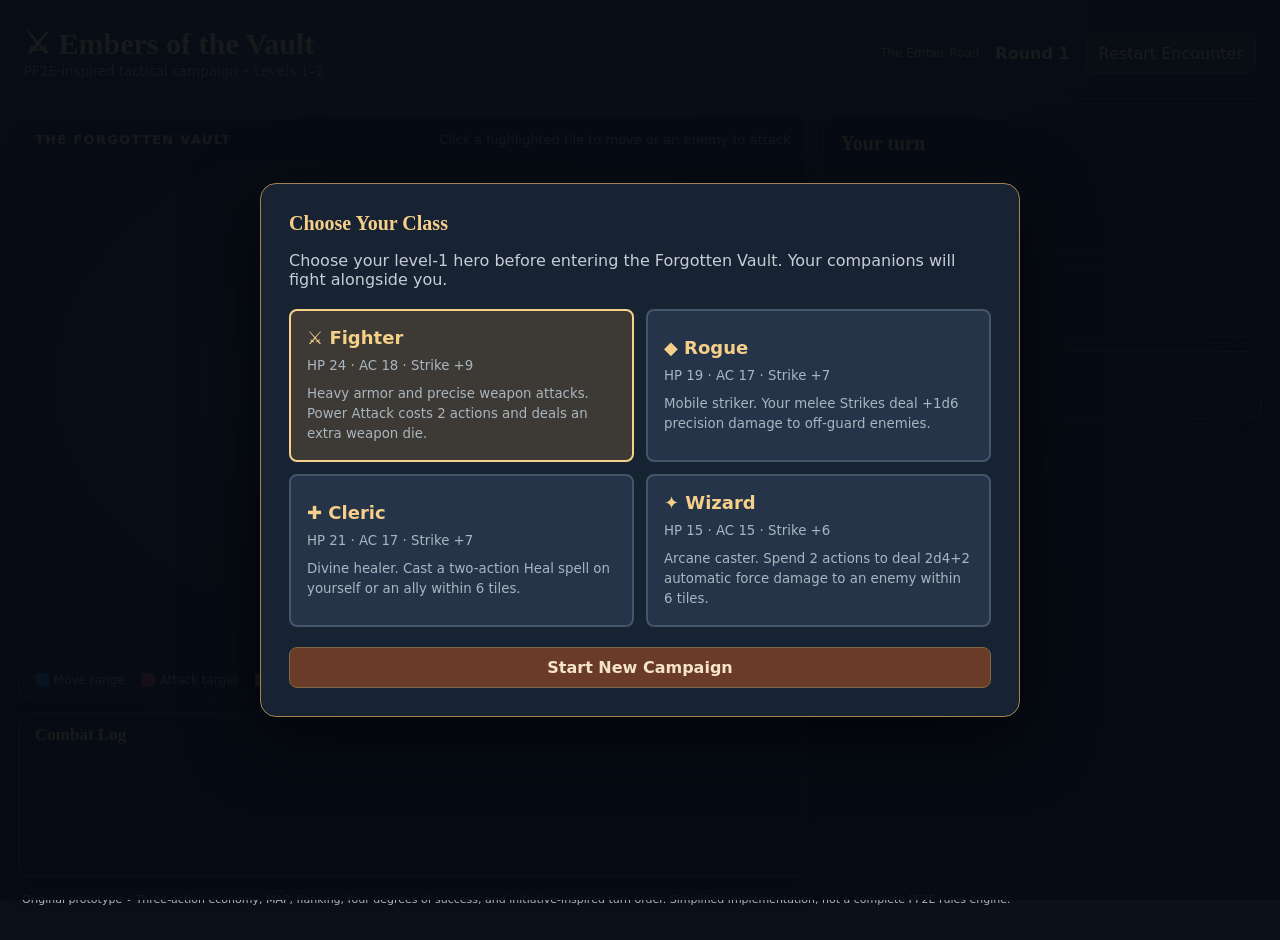
<file: preview/branches/feature--branching-campaign-world-map/index.html>
<!doctype html><html lang="en"><head><meta charset="utf-8"><meta name="viewport" content="width=device-width,initial-scale=1"><title>Embers of the Vault</title><style>:root{color-scheme:dark;font-family:Inter,system-ui,Segoe UI,sans-serif;background:#0b111b;color:#f1e9d9}*{box-sizing:border-box}body{margin:0;background:radial-gradient(circle at 40% 0%,#26364a,#0b111b 70%)}button{font:inherit;cursor:pointer;border:1px solid #7c6747;background:#332b26;color:#f5e5c6;border-radius:8px;padding:10px 12px}button:hover:not(:disabled){background:#59412c;border-color:#f0b967}button:disabled{opacity:.35;cursor:default}#app{max-width:1510px;margin:auto;padding:18px}header{display:flex;justify-content:space-between;align-items:center;padding:8px 6px 18px;border-bottom:1px solid #4d4d50}h1{font-family:Georgia,serif;font-size:30px;color:#f6cf89;margin:0}small,.hint,footer{color:#a9b5bf}h2{font-family:Georgia,serif;color:#f6cf89;font-size:20px;margin:0 0 12px}.header-right{display:flex;align-items:center;gap:16px}#round{color:#f6cf89;font-weight:700}main{display:grid;grid-template-columns:minmax(0,1.8fr) minmax(320px,1fr);gap:16px;margin-top:16px}.arena,.panel{border:1px solid #39485a;border-radius:12px;background:#131c29;box-shadow:0 8px 30px #0005}.arena{min-height:650px;overflow:hidden}.scene-title{display:flex;justify-content:space-between;gap:12px;padding:16px;color:#e6c28b;font-weight:700;letter-spacing:.1em;font-size:13px}.scene-title span{color:#9fadb9;font-weight:400;letter-spacing:0}#battlefield{width:100%;background:radial-gradient(ellipse at 50% 44%,#32404a,#101823 73%)}#board{display:block;width:100%;height:auto;max-height:660px}.legend{display:flex;flex-wrap:wrap;gap:16px;padding:12px 16px;color:#b6c1c9;font-size:12px}aside{display:flex;flex-direction:column;gap:14px}.panel{padding:16px}.action-pips{display:flex;gap:8px;margin:12px 0}.pip{width:30px;height:30px;border:2px solid #e7bd73;border-radius:50%;background:#a96e31;box-shadow:0 0 10px #b87c3770}.pip.spent{background:transparent;opacity:.4}.actions{display:grid;grid-template-columns:1fr 1fr;gap:8px}.actions button{min-height:43px;text-align:left}.actions button.active{border-color:#68d5ff;background:#234354}.actions button.full{grid-column:1/-1;text-align:center;background:#6a3b26}.hint{font-size:13px;min-height:32px;line-height:1.5}.stats{display:flex;gap:8px;flex-wrap:wrap;font-size:13px}.stat{background:#263449;padding:7px;border-radius:6px}.unit-row{display:flex;align-items:center;gap:9px;padding:8px 0;border-bottom:1px solid #344052;font-size:13px}.unit-row:last-child{border:0}.unit-row .name{flex:1}.unit-row .hp{font-variant-numeric:tabular-nums;color:#e7caa0}.unit-row.dead{opacity:.35}.bar{width:75px;height:7px;background:#513333;border-radius:9px;overflow:hidden}.bar>div{height:100%;background:#65b879}.log-panel{flex:1;min-height:210px}#log{height:210px;overflow-y:auto;font-size:12px;line-height:1.55;color:#cad4dd}#log p{margin:0;padding:5px 0;border-bottom:1px solid #273343}#log strong{color:#eac68b}footer{font-size:11px;padding:16px 4px}.tile{stroke:#64717a;stroke-width:1.5;cursor:pointer}.tile:hover{stroke:#ffdf9c;stroke-width:3}.unit{cursor:pointer}.unit text{pointer-events:none;font-weight:800;paint-order:stroke;stroke:#111827;stroke-width:4px}.target-ring{fill:none;stroke:#f46e67;stroke-width:4;stroke-dasharray:7 5}.selected-ring{fill:none;stroke:#f9d782;stroke-width:4}@media(max-width:900px){main{grid-template-columns:1fr}.arena{min-height:0}.scene-title{flex-direction:column}.panel{padding:13px}}

.class-screen{position:fixed;inset:0;z-index:20;background:#070c14ee;display:flex;align-items:center;justify-content:center;padding:20px;overflow:auto}.class-screen.hidden{display:none}.class-dialog{width:min(760px,100%);padding:28px;border:1px solid #a5824e;border-radius:16px;background:#172332;box-shadow:0 20px 70px #000b}.class-dialog>p{color:#c6cdd4}.class-choices{display:grid;grid-template-columns:repeat(2,minmax(0,1fr));gap:12px;margin:20px 0}.class-choice{padding:16px;text-align:left;min-height:145px;background:#263449;border:2px solid #45556a}.class-choice.selected{border-color:#f6cf89;background:#3d3a35}.class-choice strong{display:block;color:#f6cf89;font-size:18px}.class-choice small{display:block;margin-top:8px;line-height:1.5}.begin-game{width:100%;font-weight:700;background:#6a3b26}.class-choices button:focus-visible,.begin-game:focus-visible{outline:3px solid #68d5ff;outline-offset:2px}@media(max-width:600px){.class-choices{grid-template-columns:1fr}.class-dialog{padding:18px}}

.campaign-stats{display:grid;grid-template-columns:repeat(3,1fr);gap:10px;margin:18px 0}.campaign-stats>div{padding:12px;background:#263449;border-radius:8px}.campaign-stats strong{display:block;color:#f6cf89;font-size:19px}.campaign-buttons{display:flex;flex-wrap:wrap;gap:10px;margin-top:20px}.campaign-buttons button:first-child{flex:1;background:#6a3b26}.campaign-buttons button:disabled{opacity:.35}.begin-game.secondary{margin-top:10px;background:#263449}#campaignInventory{line-height:1.8;color:#d4dce2}#campaignStory{line-height:1.6}#campaignBadge{font-size:12px;color:#eac68b}h3{color:#eac68b;font-family:Georgia,serif}@media(max-width:600px){.campaign-stats{grid-template-columns:1fr}.campaign-buttons{flex-direction:column}}

.camp-options{display:grid;grid-template-columns:repeat(2,minmax(0,1fr));gap:9px;margin:10px 0 20px}.camp-option{display:block;text-align:left;background:#263449;border:1px solid #586777;border-radius:8px;padding:10px;min-height:54px}.camp-option.selected{border:2px solid #f6cf89;background:#3c3c35}.camp-option:disabled{opacity:.4}.camp-option small{display:block;line-height:1.5;margin-top:5px}.camp-option strong{color:#f6cf89}.camp-note{color:#b6c1c9;font-size:13px;grid-column:1/-1}.equipment-line{padding:7px 0;color:#d4dce2}@media(max-width:600px){.camp-options{grid-template-columns:1fr}}

.hero-sheet{background:#202e40;border:1px solid #45576d;border-radius:10px;padding:14px;margin:10px 0 22px}.hero-sheet-head{display:flex;justify-content:space-between;gap:10px;align-items:center;color:#f6cf89}.hero-sheet-head span{color:#b6c1c9;font-size:12px}.hero-sheet-grid{display:grid;grid-template-columns:repeat(4,minmax(0,1fr));gap:8px;margin:14px 0}.hero-sheet-grid>div{background:#304057;border-radius:7px;padding:10px}.hero-sheet-grid small{display:block;color:#b6c1c9;font-size:11px}.hero-sheet-grid strong{display:block;font-size:22px;color:#f6cf89;margin-top:3px}.hero-breakdown{display:grid;grid-template-columns:max-content 1fr;gap:8px 14px;font-size:12px;color:#c9d2db;line-height:1.5}.hero-breakdown strong{color:#eac68b}@media(max-width:600px){.hero-sheet-grid{grid-template-columns:repeat(2,1fr)}.hero-breakdown{grid-template-columns:1fr;gap:3px}.hero-breakdown span{margin-bottom:8px}}

/* Combat layout: map and compact scrolling log share the left column. */
.battle-column{display:flex;flex-direction:column;gap:12px;min-width:0}
.battle-column .arena{min-height:0}
.battle-column #board{max-height:min(56vh,560px)}
.battle-column .log-panel{flex:none;min-height:0;padding:12px 16px}
.battle-column .log-panel h2{font-size:17px;margin-bottom:7px}
.battle-column #log{height:112px;overflow-y:auto}
@media(max-width:900px){.battle-column #board{max-height:60vh}.battle-column #log{height:110px}}

.world-map{position:relative;min-height:240px;border-radius:12px;overflow:hidden;margin:12px 0 22px;background:radial-gradient(ellipse at 65% 30%,#564a45,#243b42 65%,#1a2835);border:1px solid #6e695d}.world-links{position:absolute;inset:0;width:100%;height:100%}.world-links line{stroke:#e1b77a88;stroke-width:.55;stroke-dasharray:1.5 1.5}.map-node{position:absolute;transform:translate(-50%,-50%);width:20%;padding:10px 4px;z-index:1;font-size:11px;text-align:center;background:#263449e8}.map-node.available{border:2px solid #f6cf89;background:#55432d}.map-node.selected{box-shadow:0 0 0 3px #74c4d6}@media(max-width:600px){.world-map{min-height:300px}.map-node{width:25%;font-size:9px}}
</style></head><body><div id="app"><div id="classScreen" class="class-screen"><div class="class-dialog"><h2>Choose Your Class</h2><p>Choose your level-1 hero before entering the Forgotten Vault. Your companions will fight alongside you.</p><div id="classChoices" class="class-choices"><p id="classLoading">Loading available classes…</p></div><button id="beginGame" class="begin-game">Start New Campaign</button><button id="continueGame" class="begin-game secondary" hidden>Continue Saved Campaign</button></div></div><div id="campaignScreen" class="class-screen hidden" role="dialog" aria-label="Campaign camp"><div class="class-dialog"><h2 id="campaignTitle">The Ember Road</h2><p id="campaignStory"></p><div id="campaignStats" class="campaign-stats"></div><h3>Choose Your Route</h3><div id="worldMap" class="world-map"></div><h3>Your Character</h3><div id="campHeroSheet"></div><h3>Level-Up Choices</h3><div id="featChoices" class="camp-options"></div><h3>Equipment & Inventory</h3><div id="campaignInventory"></div><div id="equipmentChoices" class="camp-options"></div><h3>Choose Two Companions</h3><div id="partyChoices" class="camp-options"></div><div class="campaign-buttons"><button id="campaignNext">Continue Adventure</button><button id="campaignRest">Rest at Camp</button><button id="campaignNew">New Campaign</button></div><p class="hint" id="campaignNote"></p></div></div><header><div><h1>⚔ Embers of the Vault</h1><small>PF2E-inspired tactical campaign • Levels 1–2</small></div><div class="header-right"><span id="campaignBadge">The Ember Road</span><span id="round">Round 1</span><button id="restart">Restart Encounter</button></div></header><main><div class="battle-column"><section class="arena"><div class="scene-title"><strong id="encounterTitle">THE FORGOTTEN VAULT</strong> <span>Click a highlighted tile to move or an enemy to attack</span></div><div id="battlefield"><svg id="board" viewBox="0 0 980 620" role="img" aria-label="Isometric tactical battle grid"></svg></div><div class="legend"><span>🟦 Move range</span><span>🟥 Attack target</span><span>🟨 Selected</span><span>⚔ Critical: +10 over AC</span></div></section><section class="panel log-panel"><h2>Combat Log</h2><div id="log" aria-live="polite"></div></section></div><aside><section class="panel"><h2 id="actorName">Your turn</h2><div id="actorStats"></div><div class="action-pips" id="pips"></div><div id="actions" class="actions"></div><p class="hint" id="hint"></p></section><section class="panel"><h2>Character Sheet</h2><div id="combatHeroSheet"></div></section><section class="panel"><h2>Party & Enemies</h2><div id="roster"></div></section></aside></main><footer>Original prototype • Three-action economy, MAP, flanking, four degrees of success, and initiative-inspired turn order. Simplified implementation, not a complete PF2E rules engine.</footer></div><script>window.addEventListener('error',function(e){var c=document.getElementById('classChoices');if(c&&document.getElementById('classLoading'))c.innerHTML='<p style="color:#ffb4a8">Game startup failed. Please report: '+String(e.message).replace(/[&<>]/g,'')+'</p>';});</script><script>'use strict';
const W=9,H=8,CX=490,CY=105,TW=90,TH=45;
const terrain=new Set(['3,2','5,3','2,5','6,5']);
const classes={
fighter:{name:'Fighter',hp:24,ac:18,attack:9,damage:8,icon:'⚔',color:'#6ab5e8',special:'Power Attack',description:'Heavy armor and precise weapon attacks. Power Attack costs 2 actions and deals an extra weapon die.'},
rogue:{name:'Rogue',hp:19,ac:17,attack:7,damage:6,icon:'◆',color:'#a7d5a2',special:'Sneak Attack',description:'Mobile striker. Your melee Strikes deal +1d6 precision damage to off-guard enemies.'},
cleric:{name:'Cleric',hp:21,ac:17,attack:7,damage:6,icon:'✚',color:'#e6c883',special:'Heal',description:'Divine healer. Cast a two-action Heal spell on yourself or an ally within 6 tiles.'},
wizard:{name:'Wizard',hp:15,ac:15,attack:6,damage:4,icon:'✦',color:'#b6a3f1',special:'Force Barrage',description:'Arcane caster. Spend 2 actions to deal 2d4+2 automatic force damage to an enemy within 6 tiles.'}
};
let chosenClass='fighter',started=false,specialMode=false;
const SAVE_KEY='embers-vault-campaign-v1';
const chapters=[
{title:'The Forgotten Vault',story:'A sealed crypt has opened beneath the old road. Find the missing brass key before the raiders claim it.',xp:500,silver:18,loot:'Runed Brass Key',enemies:[]},
{title:'The Ashen Crossing',story:'Tracks lead to a ruined crossing. A band of raiders guards the bridge to the ember shrine.',xp:500,silver:26,loot:'Reinforced Armor',enemies:[{id:'bandit1',name:'Ash Raider',x:6,y:1,hp:18,ac:16,attack:8,damage:6,init:18,icon:'☠'},{id:'bandit2',name:'Bridge Archer',x:7,y:2,hp:16,ac:16,attack:7,damage:5,init:13,icon:'➶'},{id:'brute',name:'Ashen Brute',x:7,y:0,hp:28,ac:17,attack:9,damage:8,init:11,icon:'♜'}]},
{title:'The Ember Shrine',story:'The warden of the shrine awakens. Defeat its guardians and recover the ember relic.',xp:600,silver:45,loot:'Emberforged Weapon',enemies:[{id:'cult1',name:'Ember Acolyte',x:6,y:1,hp:21,ac:17,attack:9,damage:7,init:18,icon:'✦'},{id:'cult2',name:'Shrine Sentinel',x:7,y:2,hp:24,ac:18,attack:9,damage:7,init:13,icon:'♜'},{id:'boss3',name:'Ember Warden',x:7,y:0,hp:38,ac:19,attack:10,damage:9,init:11,icon:'🔥'}]}
];
const items={
'Runed Brass Key':{slot:null,description:'Quest item. Opens the way to the shrine.'},
'Reinforced Armor':{slot:'armor',description:'+1 AC while equipped.'},
'Emberforged Weapon':{slot:'weapon',description:'+2 Strike attack and damage while equipped.'},'Warded Cloak':{slot:'armor',description:'+1 AC while equipped.'},'Cinder Talisman':{slot:'armor',description:'+2 AC while equipped.'},'Ashen Crown':{slot:null,description:'Final trophy.'}
};
const companions={
cleric:{name:'Mira • Cleric',hp:19,ac:16,attack:6,damage:5,init:16,icon:'✚',color:'#e6c883',description:'Support healer. Casts Heal on wounded allies.'},
rogue:{name:'Vex • Rogue',hp:17,ac:17,attack:7,damage:6,init:19,icon:'◆',color:'#a7d5a2',description:'Fast melee skirmisher.'},
fighter:{name:'Bram • Fighter',hp:25,ac:18,attack:8,damage:8,init:14,icon:'⚔',color:'#8ab6dc',description:'Armored front-line defender.'},
wizard:{name:'Lyra • Wizard',hp:15,ac:15,attack:6,damage:4,init:17,icon:'✦',color:'#b9a1e6',description:'Casts ranged Force Barrage.'}
};
const feats={
fighter:[{id:'heavy_strike',name:'Forceful Assault',description:'Your two-action Power Attack deals +4 additional damage on a hit.'},{id:'iron_guard',name:'Iron Guard',description:'Gain +1 AC at all times.'}],
rogue:[{id:'precise_sneak',name:'Precise Sneak',description:'Sneak Attack deals an extra 1d6 precision damage against flanked foes.'},{id:'nimble_defense',name:'Nimble Defense',description:'Gain +1 AC at all times.'}],
cleric:[{id:'healing_hands',name:'Healing Hands',description:'Your Heal spell restores an extra 4 HP.'},{id:'blessed_armor',name:'Blessed Armor',description:'Gain +1 AC at all times.'}],
wizard:[{id:'potent_barrage',name:'Potent Barrage',description:'Force Barrage deals an extra 1d4 force damage.'},{id:'arcane_ward',name:'Arcane Ward',description:'Gain +1 AC at all times.'}]
};
let campaign=null,combatSession=0;
const routes=[
[{id:'vault',name:'Forgotten Vault'}],
[{id:'bridge',name:'Ashen Crossing'},{id:'grove',name:'Whispering Grove'}],
[{id:'shrine',name:'Ember Shrine'},{id:'cavern',name:'Cinder Cavern'}],
[{id:'citadel',name:'Ashen Citadel'}]];
const battlefields={
vault:{walls:['3,2','5,3','2,5','6,5'],tint:'#455462'},
bridge:{walls:['3,0','3,1','3,5','3,6','3,7','6,3'],tint:'#62727a'},
grove:{walls:['1,2','2,2','4,1','4,5','6,4','7,6'],tint:'#375d49'},
shrine:{walls:['2,1','3,3','5,2','5,5','7,4'],tint:'#66504a'},
cavern:{walls:['2,2','3,1','3,5','5,4','6,6','7,3'],tint:'#74473d'},
citadel:{walls:['2,2','2,5','4,1','4,6','6,2','6,5'],tint:'#57546a'}};
const alternateEncounters={
grove:{xp:500,silver:24,loot:'Warded Cloak',story:'Ember wolves prowl the ancient grove.',enemies:[{id:'wolf1',name:'Ember Wolf',x:6,y:1,hp:21,ac:17,attack:8,damage:7,init:18,icon:'🐺',role:'skirmisher'},{id:'wolf2',name:'Ash Wolf',x:7,y:2,hp:19,ac:16,attack:8,damage:6,init:15,icon:'🐺',role:'skirmisher'},{id:'druid',name:'Cinder Druid',x:7,y:0,hp:22,ac:16,attack:8,damage:5,init:12,icon:'✦',role:'caster'}]},
cavern:{xp:600,silver:40,loot:'Cinder Talisman',story:'Magma spirits defend the volcanic cavern.',enemies:[{id:'sprite1',name:'Cinder Sprite',x:6,y:1,hp:20,ac:17,attack:9,damage:6,init:19,icon:'🔥',role:'caster'},{id:'sprite2',name:'Ash Sprite',x:7,y:2,hp:20,ac:17,attack:9,damage:6,init:16,icon:'🔥',role:'caster'},{id:'golem',name:'Basalt Guardian',x:7,y:0,hp:35,ac:19,attack:10,damage:9,init:10,icon:'♜',role:'brute'}]},
citadel:{xp:800,silver:70,loot:'Ashen Crown',story:'The ash commander guards the final stronghold.',enemies:[{id:'archer',name:'Citadel Archer',x:6,y:1,hp:23,ac:18,attack:10,damage:7,init:19,icon:'➶',role:'archer'},{id:'mage',name:'Ash Spellguard',x:7,y:2,hp:25,ac:18,attack:10,damage:6,init:16,icon:'✦',role:'caster'},{id:'commander',name:'Ash Commander',x:7,y:0,hp:48,ac:20,attack:11,damage:10,init:12,icon:'♜',role:'brute'}]}};
function encounter(){const id=campaign.route||routes[campaign.chapter][0].id;return {...(chapters[campaign.chapter]||{}),...(alternateEncounters[id]||{}),title:routes[campaign.chapter].find(n=>n.id===id).name}}
function mapScreen(){const places=routes.flat(),coords={vault:[12,50],bridge:[40,25],grove:[40,75],shrine:[70,25],cavern:[70,75],citadel:[91,50]};let h='<svg class="world-links" viewBox="0 0 100 100" preserveAspectRatio="none">';for(let i=0;i<routes.length-1;i++)for(const a of routes[i])for(const b of routes[i+1])h+='<line x1="'+coords[a.id][0]+'" y1="'+coords[a.id][1]+'" x2="'+coords[b.id][0]+'" y2="'+coords[b.id][1]+'"/>';h+='</svg>';for(const p of places){const stage=routes.findIndex(group=>group.some(n=>n.id===p.id));h+='<button class="map-node '+(stage===campaign.chapter?'available ':'')+(campaign.route===p.id?'selected':'')+'" data-route="'+p.id+'" style="left:'+coords[p.id][0]+'%;top:'+coords[p.id][1]+'%" '+(stage!==campaign.chapter?'disabled':'')+'>'+p.name+'</button>'}$('worldMap').innerHTML=h;$('worldMap').querySelectorAll('[data-route]').forEach(b=>b.addEventListener('click',()=>{campaign.route=b.dataset.route;campaignStatus('Route chosen: '+encounter().story)}))}
function blast(caster,x,y){for(const t of units.filter(v=>alive(v)&&v.team!==caster.team&&dist(v,{x,y})<=1)){const dmg=roll(6)+roll(6)+3;t.hp=Math.max(0,t.hp-dmg);say('<strong>'+escapeHTML(caster.name)+'</strong> blasts '+escapeHTML(t.name)+' for '+dmg+' fire damage.')}checkEnd()}

function normalizeCampaign(c){if(!c)return c;c.equipment=c.equipment&&typeof c.equipment==='object'?c.equipment:{weapon:null,armor:null};c.party=Array.isArray(c.party)?c.party.filter(id=>companions[id]).slice(0,2):['cleric','rogue'];if(c.party.length!==2||new Set(c.party).size!==2)c.party=['cleric','rogue'];c.feat=typeof c.feat==='string'?c.feat:null;c.extraFeat=c.extraFeat||null;c.route=routes[c.chapter]?.some(n=>n.id===c.route)?c.route:routes[Math.min(c.chapter,3)][0].id;return c;}
function featPicked(id){return campaign?.feat===id||campaign?.extraFeat===id}

function heroStats(){const c=classes[campaign.classId],lvl=campaign.level,armor=campaign.equipment?.armor==='Cinder Talisman'?2:['Reinforced Armor','Warded Cloak'].includes(campaign.equipment?.armor)?1:0,weapon=campaign.equipment?.weapon==='Emberforged Weapon'?2:0,featArmor=['iron_guard','nimble_defense','blessed_armor','arcane_ward'].some(featPicked)?1:0;return {hp:c.hp+(lvl-1)*8,ac:c.ac+(lvl-1)+armor+featArmor,attack:c.attack+(lvl-1)+weapon,damage:c.damage+(lvl-1)+weapon,baseAc:c.ac,levelBonus:lvl-1,armorBonus:armor,featBonus:featArmor,weaponBonus:weapon};}
function heroSheetMarkup(){if(!campaign)return '';const s=heroStats(),armor=campaign.equipment?.armor||'Starter Armor',weapon=campaign.equipment?.weapon||'Starter Weapon',feat=feats[campaign.classId].find(f=>f.id===campaign.feat);return '<div class="hero-sheet"><div class="hero-sheet-head"><strong>Kael · Level '+campaign.level+' '+escapeHTML(classes[campaign.classId].name)+'</strong><span>'+campaign.xp+' XP</span></div><div class="hero-sheet-grid"><div><small>Maximum HP</small><strong>'+s.hp+'</strong></div><div><small>Armor Class</small><strong>'+s.ac+'</strong></div><div><small>Strike bonus</small><strong>+'+s.attack+'</strong></div><div><small>Strike damage</small><strong>'+s.damage+' base</strong></div></div><div class="hero-breakdown"><strong>AC breakdown</strong><span>Class '+s.baseAc+' + level '+s.levelBonus+' + armor '+s.armorBonus+' + feat '+s.featBonus+' = <b>'+s.ac+'</b></span><strong>Attack breakdown</strong><span>Class +'+classes[campaign.classId].attack+' + level '+s.levelBonus+' + weapon '+s.weaponBonus+' = <b>+'+s.attack+'</b></span><strong>Equipped</strong><span>'+escapeHTML(armor)+' · '+escapeHTML(weapon)+'</span><strong>Class feat</strong><span>'+escapeHTML(feat?.name||'Not selected yet')+'</span></div></div>';}

function campaignOptions(){const levelUp=$('featChoices'),equipment=$('equipmentChoices'),party=$('partyChoices');
levelUp.innerHTML=campaign.level<2?'<p class="camp-note">Reach level 2 (1,000 XP) to select a class feat.</p>':campaign.feat?'<p class="camp-note">Selected feat: <strong>'+escapeHTML(feats[campaign.classId].find(f=>f.id===campaign.feat)?.name||campaign.feat)+'</strong>. This choice is permanent for this campaign.</p>':feats[campaign.classId].map(f=>'<button class="camp-option" data-feat="'+f.id+'"><strong>'+f.name+'</strong><small>'+f.description+'</small></button>').join('');
if(campaign.level>=3){levelUp.innerHTML+='<p class="camp-note">Level 3 specialization: '+(campaign.extraFeat?escapeHTML(feats[campaign.classId].find(f=>f.id===campaign.extraFeat)?.name||campaign.extraFeat):'Choose a second feature')+'</p>'+(campaign.extraFeat?'':feats[campaign.classId].filter(f=>f.id!==campaign.feat).map(f=>'<button class="camp-option" data-extra="'+f.id+'">'+f.name+' — '+f.description+'</button>').join(''));levelUp.querySelectorAll('[data-extra]').forEach(b=>b.addEventListener('click',()=>{campaign.extraFeat=b.dataset.extra;campaignStatus('Specialization learned.')}))}levelUp.querySelectorAll('[data-feat]').forEach(b=>b.addEventListener('click',()=>{if(campaign.level<2||campaign.feat)return;campaign.feat=b.dataset.feat;campaignStatus('New class feat learned! '+feats[campaign.classId].find(f=>f.id===campaign.feat).description)}));
const equippable=campaign.inventory.filter(id=>items[id]?.slot);
equipment.innerHTML='<div class="camp-note">Weapon: '+escapeHTML(campaign.equipment.weapon||'Starter Weapon')+' · Armor: '+escapeHTML(campaign.equipment.armor||'Starter Armor')+'</div>'+(equippable.length?equippable.map(id=>'<button class="camp-option '+(campaign.equipment[items[id].slot]===id?'selected':'')+'" data-item="'+escapeHTML(id)+'"><strong>'+(campaign.equipment[items[id].slot]===id?'✓ Equipped: ':'Equip: ')+escapeHTML(id)+'</strong><small>'+items[id].description+'</small></button>').join(''):'<p class="camp-note">Win encounters to find equipment.</p>');
equipment.querySelectorAll('[data-item]').forEach(b=>b.addEventListener('click',()=>{const id=b.dataset.item;if(!campaign.inventory.includes(id)||!items[id]?.slot)return;const slot=items[id].slot;campaign.equipment[slot]=campaign.equipment[slot]===id?null:id;campaignStatus('Equipment updated. Bonuses apply in the next encounter.')}));
party.innerHTML=Object.entries(companions).map(([id,c])=>'<button class="camp-option '+(campaign.party.includes(id)?'selected':'')+'" data-companion="'+id+'"><strong>'+(campaign.party.includes(id)?'✓ ':'')+escapeHTML(c.name)+'</strong><small>'+c.description+'</small></button>').join('');
party.querySelectorAll('[data-companion]').forEach(b=>b.addEventListener('click',()=>{const id=b.dataset.companion;if(campaign.party.includes(id)){if(campaign.party.length<=1)return;campaign.party=campaign.party.filter(v=>v!==id)}else if(campaign.party.length<2){campaign.party.push(id)}else{campaign.party.shift();campaign.party.push(id)}campaignStatus('Party updated. Select two companions before entering combat.')}));
}

function freshCampaign(){return normalizeCampaign({classId:chosenClass,chapter:0,route:'vault',xp:0,level:1,silver:0,inventory:[],potions:2,hp:null,companionHp:{},cleared:false});}
function saveCampaign(){try{localStorage.setItem(SAVE_KEY,JSON.stringify(campaign))}catch(e){console.warn('Campaign save unavailable',e)}}
function loadCampaign(){try{const s=JSON.parse(localStorage.getItem(SAVE_KEY));if(s&&classes[s.classId]&&Number.isInteger(s.chapter)&&s.chapter>=0&&s.chapter<=3&&Array.isArray(s.inventory))return normalizeCampaign(s);}catch(e){}return null}
function updateContinue(){const b=$('continueGame');b.hidden=!loadCampaign();}
function campaignStatus(message){$('classScreen').classList.add('hidden');$('campaignScreen').classList.remove('hidden');$('campaignTitle').textContent=campaign.cleared?'The Ember Road — Complete':'The Ember Road — World Map';mapScreen();$('campaignStory').textContent=message||encounter().story;$('campaignStats').innerHTML='<div><strong>Level '+campaign.level+'</strong>'+escapeHTML(classes[campaign.classId].name)+'</div><div><strong>'+campaign.xp+' / '+(campaign.level===1?1000:campaign.level===2?1500:2400)+' XP</strong>Progress</div><div><strong>'+campaign.silver+' sp</strong>Coin</div>';$('campaignInventory').textContent=(campaign.inventory.length?campaign.inventory.join(' · '):'No treasures collected yet')+' · '+campaign.potions+' healing potion(s)';campaignOptions();$('campHeroSheet').innerHTML=heroSheetMarkup();$('campaignNext').textContent=campaign.cleared?'Campaign Complete':'Travel to: '+encounter().title;$('campaignNext').disabled=campaign.cleared||campaign.party.length!==2||(campaign.level>=2&&!campaign.feat)||(campaign.level>=3&&!campaign.extraFeat);$('campaignNote').textContent='Progress saves automatically in this browser. Choose exactly two companions. Level 2 requires a feat selection. Rest restores HP and potions (2).';$('campaignBadge').textContent='Level '+campaign.level+' · '+campaign.xp+' XP · '+campaign.silver+' sp';saveCampaign();}
function startNewCampaign(){chosenClass=chosenClass||'fighter';campaign=freshCampaign();started=true;campaignStatus('The old road is dangerous, but your party has a lead. '+chapters[0].story)}
function startEncounter(){if(!campaign||campaign.cleared||campaign.party.length!==2||(campaign.level>=2&&!campaign.feat)||(campaign.level>=3&&!campaign.extraFeat))return;chosenClass=campaign.classId;$('campaignScreen').classList.add('hidden');$('classScreen').classList.add('hidden');started=true;reset();}
function completeEncounter(){if(!campaign||campaign.cleared)return;const ch=encounter();campaign.xp+=ch.xp;campaign.silver+=ch.silver;campaign.inventory.push(ch.loot);campaign.hp=Math.max(1,units[0].hp);for(const a of units.filter(v=>v.team==='ally'&&!v.player))campaign.companionHp[a.id]=Math.max(1,a.hp);let levelMessage='';while(campaign.level<3&&campaign.xp>=(campaign.level===1?1000:1500)){campaign.level++;campaign.hp+=8;levelMessage=' LEVEL UP! You reached level '+campaign.level+'. Choose a new class feature at camp to continue.'}campaign.chapter++;if(campaign.chapter>=routes.length){campaign.chapter=routes.length-1;campaign.cleared=true;}else campaign.route=routes[campaign.chapter][0].id;campaignStatus('Victory at '+ch.title+'! Earned '+ch.xp+' XP, '+ch.silver+' silver, and '+ch.loot+'.'+levelMessage+(campaign.cleared?' The Ember Road is safe for now.':' Next: '+encounter().story));}
function failEncounter(){campaign.hp=null;campaign.companionHp={};campaignStatus('Your party was defeated and retreated to camp. You may rest and try this encounter again. No loot or XP was awarded.')}
function restAtCamp(){campaign.hp=null;campaign.companionHp={};campaign.potions=2;campaignStatus('The party rests, heals to full, and replenishes its healing potions.')}

function configureHero(){const c=classes[chosenClass],level=campaign?.level||1,armor=campaign?.equipment?.armor==='Cinder Talisman'?2:['Reinforced Armor','Warded Cloak'].includes(campaign?.equipment?.armor)?1:0,weapon=campaign?.equipment?.weapon==='Emberforged Weapon'?2:0,featArmor=['iron_guard','nimble_defense','blessed_armor','arcane_ward'].some(featPicked)?1:0;const max=c.hp+(level-1)*8;Object.assign(units[0],{name:'Kael • '+c.name,hp:Math.min(max,campaign?.hp??max),max,ac:c.ac+(level-1)+armor+featArmor,attack:c.attack+(level-1)+weapon,damage:c.damage+(level-1)+weapon,icon:c.icon,color:c.color,classId:chosenClass});}
function showClassSelection(){started=false;busy=true;const screen=$('classScreen');screen.classList.remove('hidden');const choices=$('classChoices');choices.innerHTML=Object.entries(classes).map(([id,c])=>`<button type="button" class="class-choice ${chosenClass===id?'selected':''}" data-class="${id}" aria-pressed="${chosenClass===id}"><strong>${c.icon} ${c.name}</strong><small>HP ${c.hp} · AC ${c.ac} · Strike +${c.attack}</small><small>${c.description}</small></button>`).join('');choices.querySelectorAll('button').forEach(b=>b.addEventListener('click',()=>{chosenClass=b.dataset.class;showClassSelection()}));}
function beginGame(){startNewCampaign();}
const baseUnits=[
{id:'hero',name:'Kael • Fighter (You)',team:'ally',x:2,y:6,hp:24,max:24,ac:18,attack:9,damage:8,init:21,icon:'⚔',color:'#6ab5e8',player:true},
{id:'cleric',name:'Mira • Cleric',team:'ally',x:1,y:6,hp:19,max:19,ac:16,attack:6,damage:5,init:16,icon:'✚',color:'#e6c883'},
{id:'rogue',name:'Vex • Rogue',team:'ally',x:2,y:7,hp:17,max:17,ac:17,attack:7,damage:6,init:19,icon:'◆',color:'#a7d5a2'},
{id:'gob1',name:'Goblin Cutter',team:'enemy',x:6,y:1,hp:14,max:14,ac:16,attack:7,damage:5,init:18,icon:'☠',color:'#d98475'},
{id:'gob2',name:'Goblin Scout',team:'enemy',x:7,y:2,hp:14,max:14,ac:16,attack:7,damage:5,init:13,icon:'☠',color:'#d98475'},
{id:'boss',name:'Vault Warden',team:'enemy',x:7,y:0,hp:25,max:25,ac:17,attack:8,damage:7,init:11,icon:'♜',color:'#d36a75'}];
let units,order,turn,round,actions,attacks,mode,guard,finished,busy;
const $=id=>document.getElementById(id),roll=n=>1+Math.floor(Math.random()*n),alive=u=>u.hp>0,unitAt=(x,y)=>units.find(u=>alive(u)&&u.x===x&&u.y===y),inside=(x,y)=>x>=0&&x<W&&y>=0&&y<H&&!terrain.has(`${x},${y}`),dist=(a,b)=>Math.abs(a.x-b.x)+Math.abs(a.y-b.y),current=()=>units.find(u=>u.id===order[turn]);
function say(s){const p=document.createElement('p');p.innerHTML=s;$('log').prepend(p)}
function reset(){combatSession++;units=baseUnits.map(u=>({...u}));configureHero();const ch=encounter();terrain.clear();battlefields[campaign.route].walls.forEach(w=>terrain.add(w));$('battlefield').style.background='radial-gradient(ellipse at 50% 44%,'+battlefields[campaign.route].tint+',#101823 75%)';if(ch.enemies.length){units=units.filter(u=>u.team==='ally').concat(ch.enemies.map(e=>({...e,team:'enemy',max:e.hp,color:'#d98475',role:e.role||(e.icon==='➶'?'archer':e.icon==='✦'?'caster':e.icon==='♜'?'brute':'melee')})))}units=units.filter(v=>v.player||v.team==='enemy').concat(campaign.party.map((id,i)=>({...companions[id],id,team:'ally',x:i===0?1:2,y:i===0?6:7,max:companions[id].hp,hp:Math.min(companions[id].hp,campaign.companionHp[id]??companions[id].hp)})));specialMode=false;order=[...units].sort((a,b)=>b.init-a.init).map(u=>u.id);turn=0;round=1;actions=3;attacks=0;mode='move';guard=false;finished=false;busy=false;$('log').innerHTML='';$('encounterTitle').textContent=ch.title.toUpperCase();$('campaignBadge').textContent='Level '+campaign.level+' · '+campaign.xp+' XP · '+campaign.silver+' sp';say('<strong>'+escapeHTML(ch.title)+' begins!</strong> '+escapeHTML(ch.story));advanceDead();render();if(!current().player)nextAI()}
function point(x,y){return [CX+(x-y)*TW/2,CY+(x+y)*TH/2]}
function polygon(x,y){let [px,py]=point(x,y);return `${px},${py-TH/2} ${px+TW/2},${py} ${px},${py+TH/2} ${px-TW/2},${py}`}
function reachable(u){let q=[[u.x,u.y,0]],seen=new Set([`${u.x},${u.y}`]),out=new Map();for(let i=0;i<q.length;i++){let [x,y,d]=q[i];if(d>=4)continue;for(let [dx,dy] of [[1,0],[-1,0],[0,1],[0,-1]]){let nx=x+dx,ny=y+dy,k=`${nx},${ny}`;if(!inside(nx,ny)||seen.has(k)||unitAt(nx,ny))continue;seen.add(k);out.set(k,d+1);q.push([nx,ny,d+1])}}return out}
function escapeHTML(s){return s.replace(/[&<>"']/g,c=>({'&':'&amp;','<':'&lt;','>':'&gt;','"':'&quot;',"'":'&#39;'}[c]))}
function render(){let u=current(),svg=$('board');let r=u&&u.player&&actions>0&&mode==='move'?reachable(u):new Map();let html='<defs><linearGradient id="floor" x2="0" y2="1"><stop stop-color="#455462"/><stop offset="1" stop-color="#263641"/></linearGradient></defs>';
for(let sum=0;sum<W+H-1;sum++)for(let x=0;x<W;x++){let y=sum-x;if(y<0||y>=H)continue;let [px,py]=point(x,y),wall=terrain.has(`${x},${y}`),move=r.has(`${x},${y}`),target=u&&u.player&&mode==='attack'&&units.some(t=>alive(t)&&t.team==='enemy'&&t.x===x&&t.y===y&&dist(u,t)===1);let fill=wall?'#675d58':move?'#29556c':target?'#703c40':(x+y)%2?'#344553':'#3b4d5b';html+=`<polygon class="tile" data-x="${x}" data-y="${y}" points="${polygon(x,y)}" fill="${fill}"/>`;if(wall)html+=`<rect x="${px-18}" y="${py-22}" width="36" height="29" fill="#8c7e70" stroke="#b5a18a"/><path d="M${px-18} ${py-12}h36 M${px} ${py-22}v29" stroke="#514d4a"/>`}
for(let u of [...units].filter(alive).sort((a,b)=>(a.x+a.y)-(b.x+b.y))){let [px,py]=point(u.x,u.y);html+=`<g class="unit" data-unit="${u.id}"><ellipse cx="${px}" cy="${py+8}" rx="24" ry="11" fill="#05080c99"/>${current()===u?`<ellipse class="selected-ring" cx="${px}" cy="${py+2}" rx="26" ry="13"/>`:''}<circle cx="${px}" cy="${py-17}" r="21" fill="${u.color}" stroke="#f7e7c8" stroke-width="2"/><text x="${px}" y="${py-10}" font-size="23" text-anchor="middle" fill="#14232b">${u.icon}</text><rect x="${px-22}" y="${py-48}" width="44" height="6" rx="3" fill="#541f2a"/><rect x="${px-22}" y="${py-48}" width="${44*u.hp/u.max}" height="6" rx="3" fill="#6cda8d"/></g>`}
svg.innerHTML=html;svg.querySelectorAll('[data-x]').forEach(e=>e.addEventListener('click',()=>clickTile(+e.dataset.x,+e.dataset.y)));svg.querySelectorAll('[data-unit]').forEach(e=>e.addEventListener('click',ev=>{ev.stopPropagation();let t=units.find(v=>v.id===e.dataset.unit);clickTile(t.x,t.y)}));
$('round').textContent=`Round ${round}`;$('actorName').textContent=finished?'Encounter Complete':u?.name||'Encounter';$('actorStats').innerHTML=u?`<div class="stats"><span class="stat">HP ${u.hp}/${u.max}</span><span class="stat">AC ${u.ac+(u.guarded?2:0)}</span><span class="stat">Attack +${u.attack}</span><span class="stat">${u.player?'Your turn':u.team==='ally'?'AI ally':'Enemy turn'}</span></div>`:'';$('pips').innerHTML=Array.from({length:3},(_,i)=>`<span class="pip ${i>=actions?'spent':''}"></span>`).join('');
let controls=[['blast','Fire Burst (2 actions)'],['move','Stride (1 action)'],['attack','Strike (1 action)'],['special',classes[chosenClass].special+(chosenClass==='rogue'?' (passive)':' (2 actions)')],['guard','Raise Shield (+2 AC)'],['heal','Drink Potion (+2d4+2 HP)'],['end','End Turn']];$('actions').innerHTML=controls.map(([id,label])=>`<button data-action="${id}" class="${mode===id?'active ':''}${id==='end'?'full':''}" ${!u?.player||finished||busy||(actions<1||((id==='special'&&(chosenClass==='rogue'||actions<2)||id==='blast'&&(chosenClass!=='wizard'||actions<2))))?'disabled':''}>${label}</button>`).join('');$('actions').querySelectorAll('button').forEach(b=>b.addEventListener('click',()=>choose(b.dataset.action)));$('hint').textContent=finished?'Restart to play again.':u?.player?mode==='move'?'Stride: choose a blue tile within 4 squares (simplified 20-foot movement).':mode==='blast'?'Fire Burst: click a tile within 6 squares. Enemies within 1 tile take fire damage.':mode==='attack'?'Strike: click an adjacent enemy. Multiple attack penalty: 0 / −5 / −10.':mode==='special'?(chosenClass==='cleric'?'Heal: click an ally within 6 tiles.':chosenClass==='wizard'?'Force Barrage: click an enemy within 6 tiles.':'Power Attack: click an adjacent enemy.'):'Select an action.':'Companions and enemies act automatically.';
$('combatHeroSheet').innerHTML=heroSheetMarkup();$('roster').innerHTML=units.map(v=>`<div class="unit-row ${alive(v)?'':'dead'}"><span style="color:${v.color}">${v.icon}</span><span class="name">${escapeHTML(v.name)}</span><div class="bar"><div style="width:${100*v.hp/v.max}%"></div></div><span class="hp">${v.hp}/${v.max}</span></div>`).join('');}
function choose(id){if(!current()?.player||busy||finished)return;let u=current();if(id==='end'){endTurn();return}if(id==='blast'&&(chosenClass!=='wizard'||actions<2))return;if(id==='special'&&chosenClass==='rogue')return;if(id==='special'&&actions<2)return;if(id==='guard'){if(!u.guarded){u.guarded=true;actions--;say(`<strong>${u.name}</strong> raises a shield (+2 AC until next turn).`)}else say('Shield already raised.');}else if(id==='heal'){if(campaign.potions<=0){say('No potions left. Rest at camp to replenish.');return}campaign.potions--;saveCampaign();let n=roll(4)+roll(4)+2;u.hp=Math.min(u.max,u.hp+n);actions--;say(`<strong>${u.name}</strong> drinks a potion, healing ${n} HP.`)}else mode=id;render();if(actions===0)endTurn()}
function clickTile(x,y){if(finished||busy||!current()?.player||actions<=0)return;let u=current(),t=unitAt(x,y);if(mode==='move'&&!t&&reachable(u).has(`${x},${y}`)){u.x=x;u.y=y;actions--;say(`<strong>Kael</strong> strides to (${x+1}, ${y+1}).`);render();if(actions===0)endTurn()}else if(mode==='blast'&&dist(u,{x,y})<=6){actions-=2;blast(u,x,y);mode='move';render();if(!finished&&actions===0)endTurn()}else if(mode==='attack'&&t&&t.team==='enemy'&&dist(u,t)===1){strike(u,t);actions--;render();if(!finished&&actions===0)endTurn()}else if(mode==='special'&&t&&dist(u,t)<=6){if(chosenClass==='cleric'&&t.team==='ally'){let n=roll(8)+8+(featPicked('healing_hands')?4:0);t.hp=Math.min(t.max,t.hp+n);actions-=2;say('<strong>Kael</strong> casts Heal on '+escapeHTML(t.name)+', restoring '+n+' HP.');}else if(chosenClass==='wizard'&&t.team==='enemy'){let n=roll(4)+roll(4)+2+(featPicked('potent_barrage')?roll(4):0);t.hp=Math.max(0,t.hp-n);actions-=2;say('<strong>Kael</strong> casts Force Barrage on '+escapeHTML(t.name)+' for '+n+' force damage.');if(!alive(t))say('<strong>'+escapeHTML(t.name)+' falls!</strong>');checkEnd();}else if(chosenClass==='fighter'&&t.team==='enemy'&&dist(u,t)===1){specialMode=true;strike(u,t);specialMode=false;actions-=2;}else{say('Invalid target for this class ability.');return;}mode='move';render();if(!finished&&actions===0)endTurn()}else say('Invalid target for the selected action.')}
function flank(a,t){let friends=units.filter(v=>alive(v)&&v.team===a.team&&v!==a);return friends.some(f=>dist(f,t)===1&&f.x-t.x===t.x-a.x&&f.y-t.y===t.y-a.y)}
function strike(a,t){let die=roll(20),map=[0,-5,-10][Math.min(attacks,2)],bonus=a.attack+map,ac=t.ac+(t.guarded?2:0)-(flank(a,t)?2:0),total=die+bonus,diff=total-ac,degree=diff>=10?3:diff>=0?2:diff<=-10?0:1;if(die===20)degree=Math.min(3,degree+1);if(die===1)degree=Math.max(0,degree-1);let names=['critical failure','failure','success','CRITICAL SUCCESS'],dmg=degree>=2?Math.max(1,a.damage-2+roll(5))*(degree===3?2:1):0;if(a.player&&chosenClass==='rogue'&&degree>=2&&flank(a,t))dmg+=(roll(6)+(featPicked('precise_sneak')?roll(6):0))*(degree===3?2:1);if(a.player&&specialMode&&degree>=2)dmg+=(roll(8)+(featPicked('heavy_strike')?4:0))*(degree===3?2:1);t.hp=Math.max(0,t.hp-dmg);attacks++;say(`<strong>${a.name.split(' •')[0]}</strong> strikes ${t.name}: d20 ${die} ${bonus>=0?'+':''}${bonus} = ${total} vs AC ${ac} — <strong>${names[degree]}</strong>${dmg?`, ${dmg} damage`:''}.${flank(a,t)?' (Off-guard from flanking)':''}`);if(!alive(t))say(`<strong>${t.name} falls!</strong>`);checkEnd()}
function checkEnd(){if(!alive(units[0])){finished=true;busy=false;say('<strong>DEFEAT.</strong> The party retreats to camp.');failEncounter()}else if(units.filter(v=>v.team==='enemy').every(v=>!alive(v))){finished=true;busy=false;say('<strong>VICTORY!</strong> Encounter cleared.');completeEncounter()}render()}
function advanceDead(){while(!finished&&!alive(current())){turn++;if(turn>=order.length){turn=0;round++}}}
function endTurn(){if(finished)return;let old=current();if(old)old.guarded=false;turn++;if(turn>=order.length){turn=0;round++;say(`<strong>Round ${round} begins.</strong>`)}advanceDead();actions=3;attacks=0;mode='move';render();if(!current().player)nextAI()}
function shortestStep(u,target){let q=[[u.x,u.y]],seen=new Set([`${u.x},${u.y}`]),parent=new Map(),found=null;for(let i=0;i<q.length;i++){let [x,y]=q[i];if(Math.abs(x-target.x)+Math.abs(y-target.y)===1){found=[x,y];break}for(let [dx,dy] of [[1,0],[-1,0],[0,1],[0,-1]]){let nx=x+dx,ny=y+dy,k=`${nx},${ny}`;if(!inside(nx,ny)||seen.has(k)||unitAt(nx,ny))continue;seen.add(k);parent.set(k,`${x},${y}`);q.push([nx,ny])}}if(!found)return null;let key=found.join(',');while(parent.has(key)&&parent.get(key)!==`${u.x},${u.y}`)key=parent.get(key);let [x,y]=key.split(',').map(Number);return {x,y}}
function aiAction(){if(finished)return;let u=current();if(u.player){busy=false;render();return}if(actions<=0){endTurn();return}let opponents=units.filter(v=>alive(v)&&v.team!==u.team);if(!opponents.length){checkEnd();return}let nearest=opponents.sort((a,b)=>dist(u,a)-dist(u,b))[0];if(u.team==='enemy'&&u.role==='caster'&&actions>=2&&dist(u,nearest)<=6){actions-=2;blast(u,nearest.x,nearest.y);render();return}if(u.team==='enemy'&&u.role==='archer'&&dist(u,nearest)<=6&&dist(u,nearest)>1){strike(u,nearest);actions--;render();return}if(u.id==='wizard'&&dist(u,nearest)<=6&&actions>=2){const n=roll(4)+roll(4)+2;nearest.hp=Math.max(0,nearest.hp-n);actions-=2;say('<strong>'+escapeHTML(u.name.split(' •')[0])+'</strong> casts Force Barrage for '+n+' force damage.');if(!alive(nearest))say('<strong>'+escapeHTML(nearest.name)+' falls!</strong>');checkEnd();render();return}if(u.id==='cleric'){let wounded=units.filter(v=>alive(v)&&v.team==='ally'&&v.hp<=v.max-7).sort((a,b)=>(a.hp/a.max)-(b.hp/b.max))[0];if(wounded&&dist(u,wounded)<=3&&actions>=2){let n=roll(8)+8;wounded.hp=Math.min(wounded.max,wounded.hp+n);actions-=2;say(`<strong>Mira</strong> casts Heal (2 actions), restoring ${n} HP to ${wounded.name.split(' •')[0]}.`);render();return}}
if(dist(u,nearest)===1){strike(u,nearest);actions--;render();return}let step=shortestStep(u,nearest);if(step){let moved=0;while(step&&moved<4){u.x=step.x;u.y=step.y;moved++;if(dist(u,nearest)===1)break;step=shortestStep(u,nearest)}actions--;say('<strong>'+escapeHTML(u.name.split(' •')[0])+'</strong> strides '+moved+' tiles.')}else actions=0;render()}
function nextAI(){if(finished||current()?.player){busy=false;render();return}const session=combatSession;busy=true;render();let count=0;function tick(){if(session!==combatSession||finished||current()?.player){busy=false;if(session===combatSession)render();return}aiAction();if(++count>100){busy=false;return}setTimeout(tick,370)}setTimeout(tick,400)}
$('beginGame').addEventListener('click',beginGame);
$('restart').addEventListener('click',()=>{combatSession++;if(campaign)campaignStatus('Encounter paused. Continue when ready.');else showClassSelection()});
$('campaignNext').addEventListener('click',startEncounter);
$('campaignRest').addEventListener('click',restAtCamp);
$('campaignNew').addEventListener('click',()=>{combatSession++;$('campaignScreen').classList.add('hidden');showClassSelection()});
$('continueGame').addEventListener('click',()=>{campaign=loadCampaign();if(!campaign)return;chosenClass=campaign.classId;campaignStatus('Welcome back. '+chapters[campaign.chapter].story)});
updateContinue();showClassSelection();
</script></body></html>
</file>
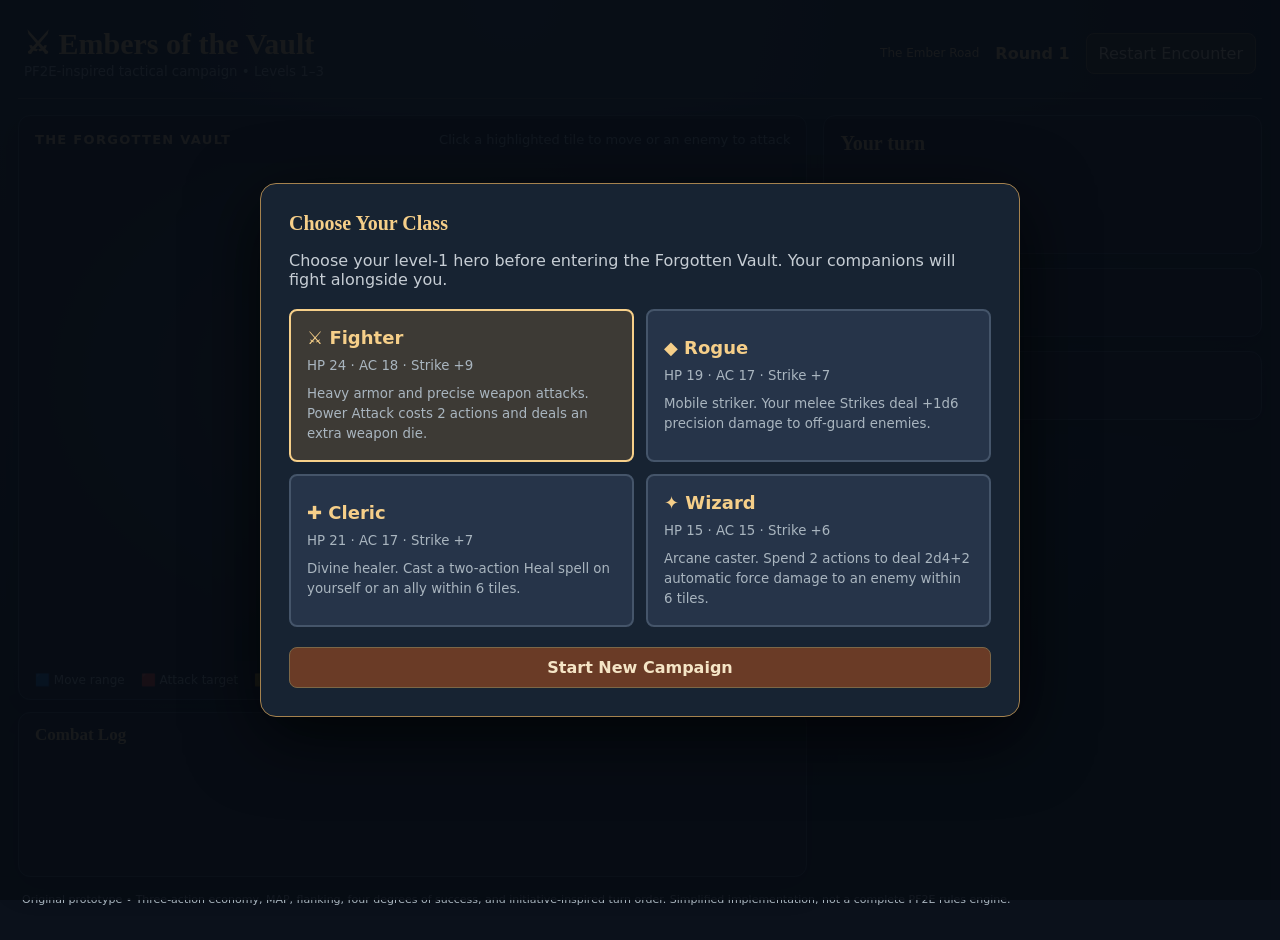
<file: preview/branches/feature--camp-exploration-merchant/index.html>
<!doctype html><html lang="en"><head><meta charset="utf-8"><meta name="viewport" content="width=device-width,initial-scale=1"><title>Embers of the Vault</title><style>:root{color-scheme:dark;font-family:Inter,system-ui,Segoe UI,sans-serif;background:#0b111b;color:#f1e9d9}*{box-sizing:border-box}body{margin:0;background:radial-gradient(circle at 40% 0%,#26364a,#0b111b 70%)}button{font:inherit;cursor:pointer;border:1px solid #7c6747;background:#332b26;color:#f5e5c6;border-radius:8px;padding:10px 12px}button:hover:not(:disabled){background:#59412c;border-color:#f0b967}button:disabled{opacity:.35;cursor:default}#app{max-width:1510px;margin:auto;padding:18px}header{display:flex;justify-content:space-between;align-items:center;padding:8px 6px 18px;border-bottom:1px solid #4d4d50}h1{font-family:Georgia,serif;font-size:30px;color:#f6cf89;margin:0}small,.hint,footer{color:#a9b5bf}h2{font-family:Georgia,serif;color:#f6cf89;font-size:20px;margin:0 0 12px}.header-right{display:flex;align-items:center;gap:16px}#round{color:#f6cf89;font-weight:700}main{display:grid;grid-template-columns:minmax(0,1.8fr) minmax(320px,1fr);gap:16px;margin-top:16px}.arena,.panel{border:1px solid #39485a;border-radius:12px;background:#131c29;box-shadow:0 8px 30px #0005}.arena{min-height:650px;overflow:hidden}.scene-title{display:flex;justify-content:space-between;gap:12px;padding:16px;color:#e6c28b;font-weight:700;letter-spacing:.1em;font-size:13px}.scene-title span{color:#9fadb9;font-weight:400;letter-spacing:0}#battlefield{width:100%;background:radial-gradient(ellipse at 50% 44%,#32404a,#101823 73%)}#board{display:block;width:100%;height:auto;max-height:660px}.legend{display:flex;flex-wrap:wrap;gap:16px;padding:12px 16px;color:#b6c1c9;font-size:12px}aside{display:flex;flex-direction:column;gap:14px}.panel{padding:16px}.action-pips{display:flex;gap:8px;margin:12px 0}.pip{width:30px;height:30px;border:2px solid #e7bd73;border-radius:50%;background:#a96e31;box-shadow:0 0 10px #b87c3770}.pip.spent{background:transparent;opacity:.4}.actions{display:grid;grid-template-columns:1fr 1fr;gap:8px}.actions button{min-height:43px;text-align:left}.actions button.active{border-color:#68d5ff;background:#234354}.actions button.full{grid-column:1/-1;text-align:center;background:#6a3b26}.hint{font-size:13px;min-height:32px;line-height:1.5}.stats{display:flex;gap:8px;flex-wrap:wrap;font-size:13px}.stat{background:#263449;padding:7px;border-radius:6px}.unit-row{display:flex;align-items:center;gap:9px;padding:8px 0;border-bottom:1px solid #344052;font-size:13px}.unit-row:last-child{border:0}.unit-row .name{flex:1}.unit-row .hp{font-variant-numeric:tabular-nums;color:#e7caa0}.unit-row.dead{opacity:.35}.bar{width:75px;height:7px;background:#513333;border-radius:9px;overflow:hidden}.bar>div{height:100%;background:#65b879}.log-panel{flex:1;min-height:210px}#log{height:210px;overflow-y:auto;font-size:12px;line-height:1.55;color:#cad4dd}#log p{margin:0;padding:5px 0;border-bottom:1px solid #273343}#log strong{color:#eac68b}footer{font-size:11px;padding:16px 4px}.tile{stroke:#64717a;stroke-width:1.5;cursor:pointer}.tile:hover{stroke:#ffdf9c;stroke-width:3}.unit{cursor:pointer}.unit text{pointer-events:none;font-weight:800;paint-order:stroke;stroke:#111827;stroke-width:4px}.target-ring{fill:none;stroke:#f46e67;stroke-width:4;stroke-dasharray:7 5}.selected-ring{fill:none;stroke:#f9d782;stroke-width:4}@media(max-width:900px){main{grid-template-columns:1fr}.arena{min-height:0}.scene-title{flex-direction:column}.panel{padding:13px}}

.class-screen{position:fixed;inset:0;z-index:20;background:#070c14ee;display:flex;align-items:center;justify-content:center;padding:20px;overflow:auto}.class-screen.hidden{display:none}.class-dialog{width:min(760px,100%);padding:28px;border:1px solid #a5824e;border-radius:16px;background:#172332;box-shadow:0 20px 70px #000b}.class-dialog>p{color:#c6cdd4}.class-choices{display:grid;grid-template-columns:repeat(2,minmax(0,1fr));gap:12px;margin:20px 0}.class-choice{padding:16px;text-align:left;min-height:145px;background:#263449;border:2px solid #45556a}.class-choice.selected{border-color:#f6cf89;background:#3d3a35}.class-choice strong{display:block;color:#f6cf89;font-size:18px}.class-choice small{display:block;margin-top:8px;line-height:1.5}.begin-game{width:100%;font-weight:700;background:#6a3b26}.class-choices button:focus-visible,.begin-game:focus-visible{outline:3px solid #68d5ff;outline-offset:2px}@media(max-width:600px){.class-choices{grid-template-columns:1fr}.class-dialog{padding:18px}}

.campaign-stats{display:grid;grid-template-columns:repeat(3,1fr);gap:10px;margin:18px 0}.campaign-stats>div{padding:12px;background:#263449;border-radius:8px}.campaign-stats strong{display:block;color:#f6cf89;font-size:19px}.campaign-buttons{display:flex;flex-wrap:wrap;gap:10px;margin-top:20px}.campaign-buttons button:first-child{flex:1;background:#6a3b26}.campaign-buttons button:disabled{opacity:.35}.begin-game.secondary{margin-top:10px;background:#263449}#campaignInventory{line-height:1.8;color:#d4dce2}#campaignStory{line-height:1.6}#campaignBadge{font-size:12px;color:#eac68b}h3{color:#eac68b;font-family:Georgia,serif}@media(max-width:600px){.campaign-stats{grid-template-columns:1fr}.campaign-buttons{flex-direction:column}}

.camp-options{display:grid;grid-template-columns:repeat(2,minmax(0,1fr));gap:9px;margin:10px 0 20px}.camp-option{display:block;text-align:left;background:#263449;border:1px solid #586777;border-radius:8px;padding:10px;min-height:54px}.camp-option.selected{border:2px solid #f6cf89;background:#3c3c35}.camp-option:disabled{opacity:.4}.camp-option small{display:block;line-height:1.5;margin-top:5px}.camp-option strong{color:#f6cf89}.camp-note{color:#b6c1c9;font-size:13px;grid-column:1/-1}.equipment-line{padding:7px 0;color:#d4dce2}@media(max-width:600px){.camp-options{grid-template-columns:1fr}}

.hero-sheet{background:#202e40;border:1px solid #45576d;border-radius:10px;padding:14px;margin:10px 0 22px}.hero-sheet-head{display:flex;justify-content:space-between;gap:10px;align-items:center;color:#f6cf89}.hero-sheet-head span{color:#b6c1c9;font-size:12px}.hero-sheet-grid{display:grid;grid-template-columns:repeat(4,minmax(0,1fr));gap:8px;margin:14px 0}.hero-sheet-grid>div{background:#304057;border-radius:7px;padding:10px}.hero-sheet-grid small{display:block;color:#b6c1c9;font-size:11px}.hero-sheet-grid strong{display:block;font-size:22px;color:#f6cf89;margin-top:3px}.hero-breakdown{display:grid;grid-template-columns:max-content 1fr;gap:8px 14px;font-size:12px;color:#c9d2db;line-height:1.5}.hero-breakdown strong{color:#eac68b}@media(max-width:600px){.hero-sheet-grid{grid-template-columns:repeat(2,1fr)}.hero-breakdown{grid-template-columns:1fr;gap:3px}.hero-breakdown span{margin-bottom:8px}}

/* Combat layout: map and compact scrolling log share the left column. */
.battle-column{display:flex;flex-direction:column;gap:12px;min-width:0}
.battle-column .arena{min-height:0}
.battle-column #board{max-height:min(56vh,560px)}
.battle-column .log-panel{flex:none;min-height:0;padding:12px 16px}
.battle-column .log-panel h2{font-size:17px;margin-bottom:7px}
.battle-column #log{height:112px;overflow-y:auto}
@media(max-width:900px){.battle-column #board{max-height:60vh}.battle-column #log{height:110px}}

.world-map{position:relative;min-height:240px;border-radius:12px;overflow:hidden;margin:12px 0 22px;background:radial-gradient(ellipse at 65% 30%,#564a45,#243b42 65%,#1a2835);border:1px solid #6e695d}.world-links{position:absolute;inset:0;width:100%;height:100%}.world-links line{stroke:#e1b77a88;stroke-width:.55;stroke-dasharray:1.5 1.5}.map-node{position:absolute;transform:translate(-50%,-50%);width:20%;padding:10px 4px;z-index:1;font-size:11px;text-align:center;background:#263449e8}.map-node.available{border:2px solid #f6cf89;background:#55432d}.map-node.selected{box-shadow:0 0 0 3px #74c4d6}@media(max-width:600px){.world-map{min-height:300px}.map-node{width:25%;font-size:9px}}

/* Keep the top of tall campaign dialogs reachable on iPhone Safari. */
.class-screen{align-items:flex-start;justify-content:center;overflow-y:auto;overflow-x:hidden;-webkit-overflow-scrolling:touch;overscroll-behavior-y:contain;min-height:0}
.class-screen .class-dialog{flex:0 0 auto;margin:auto 0;max-width:100%}
@media(max-width:600px){.class-screen{padding:calc(12px + env(safe-area-inset-top,0px)) 12px calc(20px + env(safe-area-inset-bottom,0px))}.class-screen .class-dialog{margin:0 auto}.world-map{touch-action:pan-y}}

#exploreChoices .camp-option,#merchantChoices .camp-option{min-height:76px}#exploreChoices .camp-option:disabled,#merchantChoices .camp-option:disabled{opacity:.48}
</style></head><body><div id="app"><div id="classScreen" class="class-screen"><div class="class-dialog"><h2>Choose Your Class</h2><p>Choose your level-1 hero before entering the Forgotten Vault. Your companions will fight alongside you.</p><div id="classChoices" class="class-choices"><p id="classLoading">Loading available classes…</p></div><button id="beginGame" class="begin-game">Start New Campaign</button><button id="continueGame" class="begin-game secondary" hidden>Continue Saved Campaign</button></div></div><div id="campaignScreen" class="class-screen hidden" role="dialog" aria-label="Campaign camp"><div class="class-dialog"><h2 id="campaignTitle">The Ember Road</h2><p id="campaignStory"></p><div id="campaignStats" class="campaign-stats"></div><h3>Choose Your Route</h3><div id="worldMap" class="world-map"></div><h3>Exploration</h3><div id="exploreChoices" class="camp-options"></div><h3>Traveling Merchant</h3><div id="merchantChoices" class="camp-options"></div><h3>Your Character</h3><div id="campHeroSheet"></div><h3>Level-Up Choices</h3><div id="featChoices" class="camp-options"></div><h3>Equipment & Inventory</h3><div id="campaignInventory"></div><div id="equipmentChoices" class="camp-options"></div><h3>Choose Two Companions</h3><div id="partyChoices" class="camp-options"></div><div class="campaign-buttons"><button id="campaignNext">Continue Adventure</button><button id="campaignRest">Rest at Camp</button><button id="campaignNew">New Campaign</button></div><p class="hint" id="campaignNote"></p></div></div><header><div><h1>⚔ Embers of the Vault</h1><small>PF2E-inspired tactical campaign • Levels 1–3</small></div><div class="header-right"><span id="campaignBadge">The Ember Road</span><span id="round">Round 1</span><button id="restart">Restart Encounter</button></div></header><main><div class="battle-column"><section class="arena"><div class="scene-title"><strong id="encounterTitle">THE FORGOTTEN VAULT</strong> <span>Click a highlighted tile to move or an enemy to attack</span></div><div id="battlefield"><svg id="board" viewBox="0 0 980 620" role="img" aria-label="Isometric tactical battle grid"></svg></div><div class="legend"><span>🟦 Move range</span><span>🟥 Attack target</span><span>🟨 Selected</span><span>⚔ Critical: +10 over AC</span></div></section><section class="panel log-panel"><h2>Combat Log</h2><div id="log" aria-live="polite"></div></section></div><aside><section class="panel"><h2 id="actorName">Your turn</h2><div id="actorStats"></div><div class="action-pips" id="pips"></div><div id="actions" class="actions"></div><p class="hint" id="hint"></p></section><section class="panel"><h2>Character Sheet</h2><div id="combatHeroSheet"></div></section><section class="panel"><h2>Party & Enemies</h2><div id="roster"></div></section></aside></main><footer>Original prototype • Three-action economy, MAP, flanking, four degrees of success, and initiative-inspired turn order. Simplified implementation, not a complete PF2E rules engine.</footer></div><script>window.addEventListener('error',function(e){var c=document.getElementById('classChoices');if(c&&document.getElementById('classLoading'))c.innerHTML='<p style="color:#ffb4a8">Game startup failed. Please report: '+String(e.message).replace(/[&<>]/g,'')+'</p>';});</script><script>'use strict';
const W=9,H=8,CX=490,CY=105,TW=90,TH=45;
const terrain=new Set(['3,2','5,3','2,5','6,5']);
const classes={
fighter:{name:'Fighter',hp:24,ac:18,attack:9,damage:8,icon:'⚔',color:'#6ab5e8',special:'Power Attack',description:'Heavy armor and precise weapon attacks. Power Attack costs 2 actions and deals an extra weapon die.'},
rogue:{name:'Rogue',hp:19,ac:17,attack:7,damage:6,icon:'◆',color:'#a7d5a2',special:'Sneak Attack',description:'Mobile striker. Your melee Strikes deal +1d6 precision damage to off-guard enemies.'},
cleric:{name:'Cleric',hp:21,ac:17,attack:7,damage:6,icon:'✚',color:'#e6c883',special:'Heal',description:'Divine healer. Cast a two-action Heal spell on yourself or an ally within 6 tiles.'},
wizard:{name:'Wizard',hp:15,ac:15,attack:6,damage:4,icon:'✦',color:'#b6a3f1',special:'Force Barrage',description:'Arcane caster. Spend 2 actions to deal 2d4+2 automatic force damage to an enemy within 6 tiles.'}
};
let chosenClass='fighter',started=false,specialMode=false;
const SAVE_KEY='embers-vault-campaign-v1';
const chapters=[
{title:'The Forgotten Vault',story:'A sealed crypt has opened beneath the old road. Find the missing brass key before the raiders claim it.',xp:500,silver:18,loot:'Runed Brass Key',enemies:[]},
{title:'The Ashen Crossing',story:'Tracks lead to a ruined crossing. A band of raiders guards the bridge to the ember shrine.',xp:500,silver:26,loot:'Reinforced Armor',enemies:[{id:'bandit1',name:'Ash Raider',x:6,y:1,hp:18,ac:16,attack:8,damage:6,init:18,icon:'☠'},{id:'bandit2',name:'Bridge Archer',x:7,y:2,hp:16,ac:16,attack:7,damage:5,init:13,icon:'➶'},{id:'brute',name:'Ashen Brute',x:7,y:0,hp:28,ac:17,attack:9,damage:8,init:11,icon:'♜'}]},
{title:'The Ember Shrine',story:'The warden of the shrine awakens. Defeat its guardians and recover the ember relic.',xp:600,silver:45,loot:'Emberforged Weapon',enemies:[{id:'cult1',name:'Ember Acolyte',x:6,y:1,hp:21,ac:17,attack:9,damage:7,init:18,icon:'✦'},{id:'cult2',name:'Shrine Sentinel',x:7,y:2,hp:24,ac:18,attack:9,damage:7,init:13,icon:'♜'},{id:'boss3',name:'Ember Warden',x:7,y:0,hp:38,ac:19,attack:10,damage:9,init:11,icon:'🔥'}]}
];
const items={
'Runed Brass Key':{slot:null,description:'Quest item. Opens the way to the shrine.'},
'Reinforced Armor':{slot:'armor',description:'+1 AC while equipped.'},
'Emberforged Weapon':{slot:'weapon',description:'+2 Strike attack and damage while equipped.'},'Warded Cloak':{slot:'armor',description:'+1 AC while equipped.'},'Cinder Talisman':{slot:'armor',description:'+2 AC while equipped.'},'Ashen Crown':{slot:null,description:'Final trophy.'}
};
const companions={
cleric:{name:'Mira • Cleric',hp:19,ac:16,attack:6,damage:5,init:16,icon:'✚',color:'#e6c883',description:'Support healer. Casts Heal on wounded allies.'},
rogue:{name:'Vex • Rogue',hp:17,ac:17,attack:7,damage:6,init:19,icon:'◆',color:'#a7d5a2',description:'Fast melee skirmisher.'},
fighter:{name:'Bram • Fighter',hp:25,ac:18,attack:8,damage:8,init:14,icon:'⚔',color:'#8ab6dc',description:'Armored front-line defender.'},
wizard:{name:'Lyra • Wizard',hp:15,ac:15,attack:6,damage:4,init:17,icon:'✦',color:'#b9a1e6',description:'Casts ranged Force Barrage.'}
};
const feats={
fighter:[{id:'heavy_strike',name:'Forceful Assault',description:'Your two-action Power Attack deals +4 additional damage on a hit.'},{id:'iron_guard',name:'Iron Guard',description:'Gain +1 AC at all times.'}],
rogue:[{id:'precise_sneak',name:'Precise Sneak',description:'Sneak Attack deals an extra 1d6 precision damage against flanked foes.'},{id:'nimble_defense',name:'Nimble Defense',description:'Gain +1 AC at all times.'}],
cleric:[{id:'healing_hands',name:'Healing Hands',description:'Your Heal spell restores an extra 4 HP.'},{id:'blessed_armor',name:'Blessed Armor',description:'Gain +1 AC at all times.'}],
wizard:[{id:'potent_barrage',name:'Potent Barrage',description:'Force Barrage deals an extra 1d4 force damage.'},{id:'arcane_ward',name:'Arcane Ward',description:'Gain +1 AC at all times.'}]
};
let campaign=null,combatSession=0;
const routes=[
[{id:'vault',name:'Forgotten Vault'}],
[{id:'bridge',name:'Ashen Crossing'},{id:'grove',name:'Whispering Grove'}],
[{id:'shrine',name:'Ember Shrine'},{id:'cavern',name:'Cinder Cavern'}],
[{id:'citadel',name:'Ashen Citadel'}]];
const battlefields={
vault:{walls:['3,2','5,3','2,5','6,5'],tint:'#455462'},
bridge:{walls:['3,0','3,1','3,5','3,6','3,7','6,3'],tint:'#62727a'},
grove:{walls:['1,2','2,2','4,1','4,5','6,4','7,6'],tint:'#375d49'},
shrine:{walls:['2,1','3,3','5,2','5,5','7,4'],tint:'#66504a'},
cavern:{walls:['2,2','3,1','3,5','5,4','6,6','7,3'],tint:'#74473d'},
citadel:{walls:['2,2','2,5','4,1','4,6','6,2','6,5'],tint:'#57546a'}};
const alternateEncounters={
grove:{xp:500,silver:24,loot:'Warded Cloak',story:'Ember wolves prowl the ancient grove.',enemies:[{id:'wolf1',name:'Ember Wolf',x:6,y:1,hp:21,ac:17,attack:8,damage:7,init:18,icon:'🐺',role:'skirmisher'},{id:'wolf2',name:'Ash Wolf',x:7,y:2,hp:19,ac:16,attack:8,damage:6,init:15,icon:'🐺',role:'skirmisher'},{id:'druid',name:'Cinder Druid',x:7,y:0,hp:22,ac:16,attack:8,damage:5,init:12,icon:'✦',role:'caster'}]},
cavern:{xp:600,silver:40,loot:'Cinder Talisman',story:'Magma spirits defend the volcanic cavern.',enemies:[{id:'sprite1',name:'Cinder Sprite',x:6,y:1,hp:20,ac:17,attack:9,damage:6,init:19,icon:'🔥',role:'caster'},{id:'sprite2',name:'Ash Sprite',x:7,y:2,hp:20,ac:17,attack:9,damage:6,init:16,icon:'🔥',role:'caster'},{id:'golem',name:'Basalt Guardian',x:7,y:0,hp:35,ac:19,attack:10,damage:9,init:10,icon:'♜',role:'brute'}]},
citadel:{xp:800,silver:70,loot:'Ashen Crown',story:'The ash commander guards the final stronghold.',enemies:[{id:'archer',name:'Citadel Archer',x:6,y:1,hp:23,ac:18,attack:10,damage:7,init:19,icon:'➶',role:'archer'},{id:'mage',name:'Ash Spellguard',x:7,y:2,hp:25,ac:18,attack:10,damage:6,init:16,icon:'✦',role:'caster'},{id:'commander',name:'Ash Commander',x:7,y:0,hp:48,ac:20,attack:11,damage:10,init:12,icon:'♜',role:'brute'}]}};
function encounter(){const id=campaign.route||routes[campaign.chapter][0].id;return {...(chapters[campaign.chapter]||{}),...(alternateEncounters[id]||{}),title:routes[campaign.chapter].find(n=>n.id===id).name}}
function mapScreen(){const places=routes.flat(),coords={vault:[12,50],bridge:[40,25],grove:[40,75],shrine:[70,25],cavern:[70,75],citadel:[91,50]};let h='<svg class="world-links" viewBox="0 0 100 100" preserveAspectRatio="none">';for(let i=0;i<routes.length-1;i++)for(const a of routes[i])for(const b of routes[i+1])h+='<line x1="'+coords[a.id][0]+'" y1="'+coords[a.id][1]+'" x2="'+coords[b.id][0]+'" y2="'+coords[b.id][1]+'"/>';h+='</svg>';for(const p of places){const stage=routes.findIndex(group=>group.some(n=>n.id===p.id));h+='<button class="map-node '+(stage===campaign.chapter?'available ':'')+(campaign.route===p.id?'selected':'')+'" data-route="'+p.id+'" style="left:'+coords[p.id][0]+'%;top:'+coords[p.id][1]+'%" '+(stage!==campaign.chapter?'disabled':'')+'>'+p.name+'</button>'}$('worldMap').innerHTML=h;$('worldMap').querySelectorAll('[data-route]').forEach(b=>b.addEventListener('click',()=>{campaign.route=b.dataset.route;campaignStatus('Route chosen: '+encounter().story)}))}
function blast(caster,x,y){for(const t of units.filter(v=>alive(v)&&v.team!==caster.team&&dist(v,{x,y})<=1)){const dmg=roll(6)+roll(6)+3;t.hp=Math.max(0,t.hp-dmg);say('<strong>'+escapeHTML(caster.name)+'</strong> blasts '+escapeHTML(t.name)+' for '+dmg+' fire damage.')}checkEnd()}

function normalizeCampaign(c){if(!c)return c;c.equipment=c.equipment&&typeof c.equipment==='object'?c.equipment:{weapon:null,armor:null};c.party=Array.isArray(c.party)?c.party.filter(id=>companions[id]).slice(0,2):['cleric','rogue'];if(c.party.length!==2||new Set(c.party).size!==2)c.party=['cleric','rogue'];c.feat=typeof c.feat==='string'?c.feat:null;c.extraFeat=c.extraFeat||null;c.explored=Array.isArray(c.explored)?c.explored:[];c.scouted=Array.isArray(c.scouted)?c.scouted:[];c.bombs=Number.isInteger(c.bombs)&&c.bombs>=0?c.bombs:0;c.route=routes[c.chapter]?.some(n=>n.id===c.route)?c.route:routes[Math.min(c.chapter,3)][0].id;return c;}
function featPicked(id){return campaign?.feat===id||campaign?.extraFeat===id}

const market={potion:{name:'Healing Potion',price:10,description:'Restore 2d4+2 HP in battle (1 action).'},bomb:{name:'Alchemist Fire Flask',price:16,description:'Throw a one-use blast at enemies within 5 tiles (2 actions).'},tonic:{name:'Vitality Tonic',price:20,description:'Restore 12 HP to your hero immediately at camp.'}};
function campActivities(){const explored=campaign.explored.includes(campaign.route),scouted=campaign.scouted.includes(campaign.route),shop=$('merchantChoices'),explore=$('exploreChoices');
explore.innerHTML='<div class="camp-note">Each location has one supply cache and one scouting opportunity. Both are saved.</div><button class="camp-option" data-explore="search" '+(explored||campaign.cleared?'disabled':'')+'><strong>Search for Supplies</strong><small>'+(explored?'Already searched this location.':'Find 8–14 silver and possibly a fire flask.')+'</small></button><button class="camp-option" data-explore="scout" '+(scouted||campaign.cleared?'disabled':'')+'><strong>Scout the Enemy</strong><small>'+(scouted?'Already scouted this location.':'Reveal the enemy roster before entering combat.')+'</small></button>';
explore.querySelectorAll('[data-explore]').forEach(b=>b.addEventListener('click',()=>{if(campaign.cleared)return;if(b.dataset.explore==='search'&&!campaign.explored.includes(campaign.route)){campaign.explored.push(campaign.route);const silver=8+roll(7)-1;campaign.silver+=silver;if(roll(2)===2){campaign.bombs++;campaignStatus('You discovered '+silver+' silver and an alchemist fire flask in a hidden cache.')}else campaignStatus('You discovered '+silver+' silver in a hidden cache.')}else if(b.dataset.explore==='scout'&&!campaign.scouted.includes(campaign.route)){campaign.scouted.push(campaign.route);const enemies=encounter().enemies.length?encounter().enemies:baseUnits.filter(u=>u.team==='enemy');campaignStatus('Scouting report: '+enemies.map(e=>e.name+' (HP '+e.hp+', AC '+e.ac+')').join(' · '))}}));
shop.innerHTML=Object.entries(market).map(([id,v])=>'<button class="camp-option" data-buy="'+id+'" '+(campaign.silver<v.price?'disabled':'')+'><strong>'+escapeHTML(v.name)+' · '+v.price+' sp</strong><small>'+escapeHTML(v.description)+'</small></button>').join('');
shop.querySelectorAll('[data-buy]').forEach(b=>b.addEventListener('click',()=>{const id=b.dataset.buy,v=market[id];if(!v||campaign.silver<v.price)return;if(id==='tonic'&&campaign.hp===null){campaignStatus('Your hero is already at full health.');return}campaign.silver-=v.price;if(id==='potion')campaign.potions++;if(id==='bomb')campaign.bombs++;if(id==='tonic')campaign.hp=Math.min(heroStats().hp,(campaign.hp??heroStats().hp)+12);campaignStatus('Purchased '+v.name+' for '+v.price+' silver.')}))}


function heroStats(){const c=classes[campaign.classId],lvl=campaign.level,armor=campaign.equipment?.armor==='Cinder Talisman'?2:['Reinforced Armor','Warded Cloak'].includes(campaign.equipment?.armor)?1:0,weapon=campaign.equipment?.weapon==='Emberforged Weapon'?2:0,featArmor=['iron_guard','nimble_defense','blessed_armor','arcane_ward'].some(featPicked)?1:0;return {hp:c.hp+(lvl-1)*8,ac:c.ac+(lvl-1)+armor+featArmor,attack:c.attack+(lvl-1)+weapon,damage:c.damage+(lvl-1)+weapon,baseAc:c.ac,levelBonus:lvl-1,armorBonus:armor,featBonus:featArmor,weaponBonus:weapon};}
function heroSheetMarkup(){if(!campaign)return '';const s=heroStats(),armor=campaign.equipment?.armor||'Starter Armor',weapon=campaign.equipment?.weapon||'Starter Weapon',feat=feats[campaign.classId].find(f=>f.id===campaign.feat);return '<div class="hero-sheet"><div class="hero-sheet-head"><strong>Kael · Level '+campaign.level+' '+escapeHTML(classes[campaign.classId].name)+'</strong><span>'+campaign.xp+' XP</span></div><div class="hero-sheet-grid"><div><small>Maximum HP</small><strong>'+s.hp+'</strong></div><div><small>Armor Class</small><strong>'+s.ac+'</strong></div><div><small>Strike bonus</small><strong>+'+s.attack+'</strong></div><div><small>Strike damage</small><strong>'+s.damage+' base</strong></div></div><div class="hero-breakdown"><strong>AC breakdown</strong><span>Class '+s.baseAc+' + level '+s.levelBonus+' + armor '+s.armorBonus+' + feat '+s.featBonus+' = <b>'+s.ac+'</b></span><strong>Attack breakdown</strong><span>Class +'+classes[campaign.classId].attack+' + level '+s.levelBonus+' + weapon '+s.weaponBonus+' = <b>+'+s.attack+'</b></span><strong>Equipped</strong><span>'+escapeHTML(armor)+' · '+escapeHTML(weapon)+'</span><strong>Class feat</strong><span>'+escapeHTML(feat?.name||'Not selected yet')+'</span></div></div>';}

function campaignOptions(){const levelUp=$('featChoices'),equipment=$('equipmentChoices'),party=$('partyChoices');
levelUp.innerHTML=campaign.level<2?'<p class="camp-note">Reach level 2 (1,000 XP) to select a class feat.</p>':campaign.feat?'<p class="camp-note">Selected feat: <strong>'+escapeHTML(feats[campaign.classId].find(f=>f.id===campaign.feat)?.name||campaign.feat)+'</strong>. This choice is permanent for this campaign.</p>':feats[campaign.classId].map(f=>'<button class="camp-option" data-feat="'+f.id+'"><strong>'+f.name+'</strong><small>'+f.description+'</small></button>').join('');
if(campaign.level>=3){levelUp.innerHTML+='<p class="camp-note">Level 3 specialization: '+(campaign.extraFeat?escapeHTML(feats[campaign.classId].find(f=>f.id===campaign.extraFeat)?.name||campaign.extraFeat):'Choose a second feature')+'</p>'+(campaign.extraFeat?'':feats[campaign.classId].filter(f=>f.id!==campaign.feat).map(f=>'<button class="camp-option" data-extra="'+f.id+'">'+f.name+' — '+f.description+'</button>').join(''));levelUp.querySelectorAll('[data-extra]').forEach(b=>b.addEventListener('click',()=>{campaign.extraFeat=b.dataset.extra;campaignStatus('Specialization learned.')}))}levelUp.querySelectorAll('[data-feat]').forEach(b=>b.addEventListener('click',()=>{if(campaign.level<2||campaign.feat)return;campaign.feat=b.dataset.feat;campaignStatus('New class feat learned! '+feats[campaign.classId].find(f=>f.id===campaign.feat).description)}));
const equippable=campaign.inventory.filter(id=>items[id]?.slot);
equipment.innerHTML='<div class="camp-note">Weapon: '+escapeHTML(campaign.equipment.weapon||'Starter Weapon')+' · Armor: '+escapeHTML(campaign.equipment.armor||'Starter Armor')+'</div>'+(equippable.length?equippable.map(id=>'<button class="camp-option '+(campaign.equipment[items[id].slot]===id?'selected':'')+'" data-item="'+escapeHTML(id)+'"><strong>'+(campaign.equipment[items[id].slot]===id?'✓ Equipped: ':'Equip: ')+escapeHTML(id)+'</strong><small>'+items[id].description+'</small></button>').join(''):'<p class="camp-note">Win encounters to find equipment.</p>');
equipment.querySelectorAll('[data-item]').forEach(b=>b.addEventListener('click',()=>{const id=b.dataset.item;if(!campaign.inventory.includes(id)||!items[id]?.slot)return;const slot=items[id].slot;campaign.equipment[slot]=campaign.equipment[slot]===id?null:id;campaignStatus('Equipment updated. Bonuses apply in the next encounter.')}));
party.innerHTML=Object.entries(companions).map(([id,c])=>'<button class="camp-option '+(campaign.party.includes(id)?'selected':'')+'" data-companion="'+id+'"><strong>'+(campaign.party.includes(id)?'✓ ':'')+escapeHTML(c.name)+'</strong><small>'+c.description+'</small></button>').join('');
party.querySelectorAll('[data-companion]').forEach(b=>b.addEventListener('click',()=>{const id=b.dataset.companion;if(campaign.party.includes(id)){if(campaign.party.length<=1)return;campaign.party=campaign.party.filter(v=>v!==id)}else if(campaign.party.length<2){campaign.party.push(id)}else{campaign.party.shift();campaign.party.push(id)}campaignStatus('Party updated. Select two companions before entering combat.')}));
}

function freshCampaign(){return normalizeCampaign({classId:chosenClass,chapter:0,route:'vault',xp:0,level:1,silver:0,inventory:[],potions:2,hp:null,companionHp:{},cleared:false});}
function saveCampaign(){try{localStorage.setItem(SAVE_KEY,JSON.stringify(campaign))}catch(e){console.warn('Campaign save unavailable',e)}}
function loadCampaign(){try{const s=JSON.parse(localStorage.getItem(SAVE_KEY));if(s&&classes[s.classId]&&Number.isInteger(s.chapter)&&s.chapter>=0&&s.chapter<=3&&Array.isArray(s.inventory))return normalizeCampaign(s);}catch(e){}return null}
function updateContinue(){const b=$('continueGame');b.hidden=!loadCampaign();}
function campaignStatus(message){$('classScreen').classList.add('hidden');$('campaignScreen').classList.remove('hidden');$('campaignTitle').textContent=campaign.cleared?'The Ember Road — Complete':'The Ember Road — World Map';mapScreen();$('campaignStory').textContent=message||encounter().story;$('campaignStats').innerHTML='<div><strong>Level '+campaign.level+'</strong>'+escapeHTML(classes[campaign.classId].name)+'</div><div><strong>'+campaign.xp+' / '+(campaign.level===1?1000:campaign.level===2?1500:2400)+' XP</strong>Progress</div><div><strong>'+campaign.silver+' sp</strong>Coin</div>';$('campaignInventory').textContent=(campaign.inventory.length?campaign.inventory.join(' · '):'No treasures collected yet')+' · '+campaign.potions+' healing potion(s) · '+campaign.bombs+' fire flask(s)';campaignOptions();campActivities();$('campHeroSheet').innerHTML=heroSheetMarkup();$('campaignNext').textContent=campaign.cleared?'Campaign Complete':'Travel to: '+encounter().title;$('campaignNext').disabled=campaign.cleared||campaign.party.length!==2||(campaign.level>=2&&!campaign.feat)||(campaign.level>=3&&!campaign.extraFeat);$('campaignNote').textContent='Progress saves automatically in this browser. Choose exactly two companions. Level 2 requires a feat selection. Rest restores HP and potions (2).';$('campaignBadge').textContent='Level '+campaign.level+' · '+campaign.xp+' XP · '+campaign.silver+' sp';saveCampaign();}
function startNewCampaign(){chosenClass=chosenClass||'fighter';campaign=freshCampaign();started=true;campaignStatus('The old road is dangerous, but your party has a lead. '+chapters[0].story)}
function startEncounter(){if(!campaign||campaign.cleared||campaign.party.length!==2||(campaign.level>=2&&!campaign.feat)||(campaign.level>=3&&!campaign.extraFeat))return;chosenClass=campaign.classId;$('campaignScreen').classList.add('hidden');$('classScreen').classList.add('hidden');started=true;reset();}
function completeEncounter(){if(!campaign||campaign.cleared)return;const ch=encounter();campaign.xp+=ch.xp;campaign.silver+=ch.silver;campaign.inventory.push(ch.loot);campaign.hp=Math.max(1,units[0].hp);for(const a of units.filter(v=>v.team==='ally'&&!v.player))campaign.companionHp[a.id]=Math.max(1,a.hp);let levelMessage='';while(campaign.level<3&&campaign.xp>=(campaign.level===1?1000:1500)){campaign.level++;campaign.hp+=8;levelMessage=' LEVEL UP! You reached level '+campaign.level+'. Choose a new class feature at camp to continue.'}campaign.chapter++;if(campaign.chapter>=routes.length){campaign.chapter=routes.length-1;campaign.cleared=true;}else campaign.route=routes[campaign.chapter][0].id;campaignStatus('Victory at '+ch.title+'! Earned '+ch.xp+' XP, '+ch.silver+' silver, and '+ch.loot+'.'+levelMessage+(campaign.cleared?' The Ember Road is safe for now.':' Next: '+encounter().story));}
function failEncounter(){campaign.hp=null;campaign.companionHp={};campaignStatus('Your party was defeated and retreated to camp. You may rest and try this encounter again. No loot or XP was awarded.')}
function restAtCamp(){campaign.hp=null;campaign.companionHp={};campaign.potions=Math.max(2,campaign.potions);campaignStatus('The party rests, heals to full, and replenishes its healing potions.')}

function configureHero(){const c=classes[chosenClass],level=campaign?.level||1,armor=campaign?.equipment?.armor==='Cinder Talisman'?2:['Reinforced Armor','Warded Cloak'].includes(campaign?.equipment?.armor)?1:0,weapon=campaign?.equipment?.weapon==='Emberforged Weapon'?2:0,featArmor=['iron_guard','nimble_defense','blessed_armor','arcane_ward'].some(featPicked)?1:0;const max=c.hp+(level-1)*8;Object.assign(units[0],{name:'Kael • '+c.name,hp:Math.min(max,campaign?.hp??max),max,ac:c.ac+(level-1)+armor+featArmor,attack:c.attack+(level-1)+weapon,damage:c.damage+(level-1)+weapon,icon:c.icon,color:c.color,classId:chosenClass});}
function showClassSelection(){started=false;busy=true;const screen=$('classScreen');screen.classList.remove('hidden');const choices=$('classChoices');choices.innerHTML=Object.entries(classes).map(([id,c])=>`<button type="button" class="class-choice ${chosenClass===id?'selected':''}" data-class="${id}" aria-pressed="${chosenClass===id}"><strong>${c.icon} ${c.name}</strong><small>HP ${c.hp} · AC ${c.ac} · Strike +${c.attack}</small><small>${c.description}</small></button>`).join('');choices.querySelectorAll('button').forEach(b=>b.addEventListener('click',()=>{chosenClass=b.dataset.class;showClassSelection()}));}
function beginGame(){startNewCampaign();}
const baseUnits=[
{id:'hero',name:'Kael • Fighter (You)',team:'ally',x:2,y:6,hp:24,max:24,ac:18,attack:9,damage:8,init:21,icon:'⚔',color:'#6ab5e8',player:true},
{id:'cleric',name:'Mira • Cleric',team:'ally',x:1,y:6,hp:19,max:19,ac:16,attack:6,damage:5,init:16,icon:'✚',color:'#e6c883'},
{id:'rogue',name:'Vex • Rogue',team:'ally',x:2,y:7,hp:17,max:17,ac:17,attack:7,damage:6,init:19,icon:'◆',color:'#a7d5a2'},
{id:'gob1',name:'Goblin Cutter',team:'enemy',x:6,y:1,hp:14,max:14,ac:16,attack:7,damage:5,init:18,icon:'☠',color:'#d98475'},
{id:'gob2',name:'Goblin Scout',team:'enemy',x:7,y:2,hp:14,max:14,ac:16,attack:7,damage:5,init:13,icon:'☠',color:'#d98475'},
{id:'boss',name:'Vault Warden',team:'enemy',x:7,y:0,hp:25,max:25,ac:17,attack:8,damage:7,init:11,icon:'♜',color:'#d36a75'}];
let units,order,turn,round,actions,attacks,mode,guard,finished,busy;
const $=id=>document.getElementById(id),roll=n=>1+Math.floor(Math.random()*n),alive=u=>u.hp>0,unitAt=(x,y)=>units.find(u=>alive(u)&&u.x===x&&u.y===y),inside=(x,y)=>x>=0&&x<W&&y>=0&&y<H&&!terrain.has(`${x},${y}`),dist=(a,b)=>Math.abs(a.x-b.x)+Math.abs(a.y-b.y),current=()=>units.find(u=>u.id===order[turn]);
function say(s){const p=document.createElement('p');p.innerHTML=s;$('log').prepend(p)}
function reset(){combatSession++;units=baseUnits.map(u=>({...u}));configureHero();const ch=encounter();terrain.clear();battlefields[campaign.route].walls.forEach(w=>terrain.add(w));$('battlefield').style.background='radial-gradient(ellipse at 50% 44%,'+battlefields[campaign.route].tint+',#101823 75%)';if(ch.enemies.length){units=units.filter(u=>u.team==='ally').concat(ch.enemies.map(e=>({...e,team:'enemy',max:e.hp,color:'#d98475',role:e.role||(e.icon==='➶'?'archer':e.icon==='✦'?'caster':e.icon==='♜'?'brute':'melee')})))}units=units.filter(v=>v.player||v.team==='enemy').concat(campaign.party.map((id,i)=>({...companions[id],id,team:'ally',x:i===0?1:2,y:i===0?6:7,max:companions[id].hp,hp:Math.min(companions[id].hp,campaign.companionHp[id]??companions[id].hp)})));specialMode=false;order=[...units].sort((a,b)=>b.init-a.init).map(u=>u.id);turn=0;round=1;actions=3;attacks=0;mode='move';guard=false;finished=false;busy=false;$('log').innerHTML='';$('encounterTitle').textContent=ch.title.toUpperCase();$('campaignBadge').textContent='Level '+campaign.level+' · '+campaign.xp+' XP · '+campaign.silver+' sp';say('<strong>'+escapeHTML(ch.title)+' begins!</strong> '+escapeHTML(ch.story));advanceDead();render();if(!current().player)nextAI()}
function point(x,y){return [CX+(x-y)*TW/2,CY+(x+y)*TH/2]}
function polygon(x,y){let [px,py]=point(x,y);return `${px},${py-TH/2} ${px+TW/2},${py} ${px},${py+TH/2} ${px-TW/2},${py}`}
function reachable(u){let q=[[u.x,u.y,0]],seen=new Set([`${u.x},${u.y}`]),out=new Map();for(let i=0;i<q.length;i++){let [x,y,d]=q[i];if(d>=4)continue;for(let [dx,dy] of [[1,0],[-1,0],[0,1],[0,-1]]){let nx=x+dx,ny=y+dy,k=`${nx},${ny}`;if(!inside(nx,ny)||seen.has(k)||unitAt(nx,ny))continue;seen.add(k);out.set(k,d+1);q.push([nx,ny,d+1])}}return out}
function escapeHTML(s){return s.replace(/[&<>"']/g,c=>({'&':'&amp;','<':'&lt;','>':'&gt;','"':'&quot;',"'":'&#39;'}[c]))}
function render(){let u=current(),svg=$('board');let r=u&&u.player&&actions>0&&mode==='move'?reachable(u):new Map();let html='<defs><linearGradient id="floor" x2="0" y2="1"><stop stop-color="#455462"/><stop offset="1" stop-color="#263641"/></linearGradient></defs>';
for(let sum=0;sum<W+H-1;sum++)for(let x=0;x<W;x++){let y=sum-x;if(y<0||y>=H)continue;let [px,py]=point(x,y),wall=terrain.has(`${x},${y}`),move=r.has(`${x},${y}`),target=u&&u.player&&mode==='attack'&&units.some(t=>alive(t)&&t.team==='enemy'&&t.x===x&&t.y===y&&dist(u,t)===1);let fill=wall?'#675d58':move?'#29556c':target?'#703c40':(x+y)%2?'#344553':'#3b4d5b';html+=`<polygon class="tile" data-x="${x}" data-y="${y}" points="${polygon(x,y)}" fill="${fill}"/>`;if(wall)html+=`<rect x="${px-18}" y="${py-22}" width="36" height="29" fill="#8c7e70" stroke="#b5a18a"/><path d="M${px-18} ${py-12}h36 M${px} ${py-22}v29" stroke="#514d4a"/>`}
for(let u of [...units].filter(alive).sort((a,b)=>(a.x+a.y)-(b.x+b.y))){let [px,py]=point(u.x,u.y);html+=`<g class="unit" data-unit="${u.id}"><ellipse cx="${px}" cy="${py+8}" rx="24" ry="11" fill="#05080c99"/>${current()===u?`<ellipse class="selected-ring" cx="${px}" cy="${py+2}" rx="26" ry="13"/>`:''}<circle cx="${px}" cy="${py-17}" r="21" fill="${u.color}" stroke="#f7e7c8" stroke-width="2"/><text x="${px}" y="${py-10}" font-size="23" text-anchor="middle" fill="#14232b">${u.icon}</text><rect x="${px-22}" y="${py-48}" width="44" height="6" rx="3" fill="#541f2a"/><rect x="${px-22}" y="${py-48}" width="${44*u.hp/u.max}" height="6" rx="3" fill="#6cda8d"/></g>`}
svg.innerHTML=html;svg.querySelectorAll('[data-x]').forEach(e=>e.addEventListener('click',()=>clickTile(+e.dataset.x,+e.dataset.y)));svg.querySelectorAll('[data-unit]').forEach(e=>e.addEventListener('click',ev=>{ev.stopPropagation();let t=units.find(v=>v.id===e.dataset.unit);clickTile(t.x,t.y)}));
$('round').textContent=`Round ${round}`;$('actorName').textContent=finished?'Encounter Complete':u?.name||'Encounter';$('actorStats').innerHTML=u?`<div class="stats"><span class="stat">HP ${u.hp}/${u.max}</span><span class="stat">AC ${u.ac+(u.guarded?2:0)}</span><span class="stat">Attack +${u.attack}</span><span class="stat">${u.player?'Your turn':u.team==='ally'?'AI ally':'Enemy turn'}</span></div>`:'';$('pips').innerHTML=Array.from({length:3},(_,i)=>`<span class="pip ${i>=actions?'spent':''}"></span>`).join('');
let controls=[['bomb','Throw Fire Flask (2 actions)'],['blast','Fire Burst (2 actions)'],['move','Stride (1 action)'],['attack','Strike (1 action)'],['special',classes[chosenClass].special+(chosenClass==='rogue'?' (passive)':' (2 actions)')],['guard','Raise Shield (+2 AC)'],['heal','Drink Potion (+2d4+2 HP)'],['end','End Turn']];$('actions').innerHTML=controls.map(([id,label])=>`<button data-action="${id}" class="${mode===id?'active ':''}${id==='end'?'full':''}" ${!u?.player||finished||busy||(actions<1||((id==='special'&&(chosenClass==='rogue'||actions<2)||id==='blast'&&(chosenClass!=='wizard'||actions<2)||id==='bomb'&&(campaign.bombs<1||actions<2))))?'disabled':''}>${label}</button>`).join('');$('actions').querySelectorAll('button').forEach(b=>b.addEventListener('click',()=>choose(b.dataset.action)));$('hint').textContent=finished?'Restart to play again.':u?.player?mode==='move'?'Stride: choose a blue tile within 4 squares (simplified 20-foot movement).':mode==='bomb'?'Fire Flask: click a tile within 5 squares. Damages nearby enemies, consumes one flask.':mode==='blast'?'Fire Burst: click a tile within 6 squares. Enemies within 1 tile take fire damage.':mode==='attack'?'Strike: click an adjacent enemy. Multiple attack penalty: 0 / −5 / −10.':mode==='special'?(chosenClass==='cleric'?'Heal: click an ally within 6 tiles.':chosenClass==='wizard'?'Force Barrage: click an enemy within 6 tiles.':'Power Attack: click an adjacent enemy.'):'Select an action.':'Companions and enemies act automatically.';
$('combatHeroSheet').innerHTML=heroSheetMarkup();$('roster').innerHTML=units.map(v=>`<div class="unit-row ${alive(v)?'':'dead'}"><span style="color:${v.color}">${v.icon}</span><span class="name">${escapeHTML(v.name)}</span><div class="bar"><div style="width:${100*v.hp/v.max}%"></div></div><span class="hp">${v.hp}/${v.max}</span></div>`).join('');}
function choose(id){if(!current()?.player||busy||finished)return;let u=current();if(id==='end'){endTurn();return}if(id==='bomb'&&(campaign.bombs<1||actions<2))return;if(id==='blast'&&(chosenClass!=='wizard'||actions<2))return;if(id==='special'&&chosenClass==='rogue')return;if(id==='special'&&actions<2)return;if(id==='guard'){if(!u.guarded){u.guarded=true;actions--;say(`<strong>${u.name}</strong> raises a shield (+2 AC until next turn).`)}else say('Shield already raised.');}else if(id==='heal'){if(campaign.potions<=0){say('No potions left. Rest at camp to replenish.');return}campaign.potions--;saveCampaign();let n=roll(4)+roll(4)+2;u.hp=Math.min(u.max,u.hp+n);actions--;say(`<strong>${u.name}</strong> drinks a potion, healing ${n} HP.`)}else mode=id;render();if(actions===0)endTurn()}
function clickTile(x,y){if(finished||busy||!current()?.player||actions<=0)return;let u=current(),t=unitAt(x,y);if(mode==='move'&&!t&&reachable(u).has(`${x},${y}`)){u.x=x;u.y=y;actions--;say(`<strong>Kael</strong> strides to (${x+1}, ${y+1}).`);render();if(actions===0)endTurn()}else if(mode==='bomb'&&dist(u,{x,y})<=5&&campaign.bombs>0){campaign.bombs--;saveCampaign();actions-=2;blast(u,x,y);mode='move';render();if(!finished&&actions===0)endTurn()}else if(mode==='blast'&&dist(u,{x,y})<=6){actions-=2;blast(u,x,y);mode='move';render();if(!finished&&actions===0)endTurn()}else if(mode==='attack'&&t&&t.team==='enemy'&&dist(u,t)===1){strike(u,t);actions--;render();if(!finished&&actions===0)endTurn()}else if(mode==='special'&&t&&dist(u,t)<=6){if(chosenClass==='cleric'&&t.team==='ally'){let n=roll(8)+8+(featPicked('healing_hands')?4:0);t.hp=Math.min(t.max,t.hp+n);actions-=2;say('<strong>Kael</strong> casts Heal on '+escapeHTML(t.name)+', restoring '+n+' HP.');}else if(chosenClass==='wizard'&&t.team==='enemy'){let n=roll(4)+roll(4)+2+(featPicked('potent_barrage')?roll(4):0);t.hp=Math.max(0,t.hp-n);actions-=2;say('<strong>Kael</strong> casts Force Barrage on '+escapeHTML(t.name)+' for '+n+' force damage.');if(!alive(t))say('<strong>'+escapeHTML(t.name)+' falls!</strong>');checkEnd();}else if(chosenClass==='fighter'&&t.team==='enemy'&&dist(u,t)===1){specialMode=true;strike(u,t);specialMode=false;actions-=2;}else{say('Invalid target for this class ability.');return;}mode='move';render();if(!finished&&actions===0)endTurn()}else say('Invalid target for the selected action.')}
function flank(a,t){let friends=units.filter(v=>alive(v)&&v.team===a.team&&v!==a);return friends.some(f=>dist(f,t)===1&&f.x-t.x===t.x-a.x&&f.y-t.y===t.y-a.y)}
function strike(a,t){let die=roll(20),map=[0,-5,-10][Math.min(attacks,2)],bonus=a.attack+map,ac=t.ac+(t.guarded?2:0)-(flank(a,t)?2:0),total=die+bonus,diff=total-ac,degree=diff>=10?3:diff>=0?2:diff<=-10?0:1;if(die===20)degree=Math.min(3,degree+1);if(die===1)degree=Math.max(0,degree-1);let names=['critical failure','failure','success','CRITICAL SUCCESS'],dmg=degree>=2?Math.max(1,a.damage-2+roll(5))*(degree===3?2:1):0;if(a.player&&chosenClass==='rogue'&&degree>=2&&flank(a,t))dmg+=(roll(6)+(featPicked('precise_sneak')?roll(6):0))*(degree===3?2:1);if(a.player&&specialMode&&degree>=2)dmg+=(roll(8)+(featPicked('heavy_strike')?4:0))*(degree===3?2:1);t.hp=Math.max(0,t.hp-dmg);attacks++;say(`<strong>${a.name.split(' •')[0]}</strong> strikes ${t.name}: d20 ${die} ${bonus>=0?'+':''}${bonus} = ${total} vs AC ${ac} — <strong>${names[degree]}</strong>${dmg?`, ${dmg} damage`:''}.${flank(a,t)?' (Off-guard from flanking)':''}`);if(!alive(t))say(`<strong>${t.name} falls!</strong>`);checkEnd()}
function checkEnd(){if(!alive(units[0])){finished=true;busy=false;say('<strong>DEFEAT.</strong> The party retreats to camp.');failEncounter()}else if(units.filter(v=>v.team==='enemy').every(v=>!alive(v))){finished=true;busy=false;say('<strong>VICTORY!</strong> Encounter cleared.');completeEncounter()}render()}
function advanceDead(){while(!finished&&!alive(current())){turn++;if(turn>=order.length){turn=0;round++}}}
function endTurn(){if(finished)return;let old=current();if(old)old.guarded=false;turn++;if(turn>=order.length){turn=0;round++;say(`<strong>Round ${round} begins.</strong>`)}advanceDead();actions=3;attacks=0;mode='move';render();if(!current().player)nextAI()}
function shortestStep(u,target){let q=[[u.x,u.y]],seen=new Set([`${u.x},${u.y}`]),parent=new Map(),found=null;for(let i=0;i<q.length;i++){let [x,y]=q[i];if(Math.abs(x-target.x)+Math.abs(y-target.y)===1){found=[x,y];break}for(let [dx,dy] of [[1,0],[-1,0],[0,1],[0,-1]]){let nx=x+dx,ny=y+dy,k=`${nx},${ny}`;if(!inside(nx,ny)||seen.has(k)||unitAt(nx,ny))continue;seen.add(k);parent.set(k,`${x},${y}`);q.push([nx,ny])}}if(!found)return null;let key=found.join(',');while(parent.has(key)&&parent.get(key)!==`${u.x},${u.y}`)key=parent.get(key);let [x,y]=key.split(',').map(Number);return {x,y}}
function aiAction(){if(finished)return;let u=current();if(u.player){busy=false;render();return}if(actions<=0){endTurn();return}let opponents=units.filter(v=>alive(v)&&v.team!==u.team);if(!opponents.length){checkEnd();return}let nearest=opponents.sort((a,b)=>dist(u,a)-dist(u,b))[0];if(u.team==='enemy'&&u.role==='caster'&&actions>=2&&dist(u,nearest)<=6){actions-=2;blast(u,nearest.x,nearest.y);render();return}if(u.team==='enemy'&&u.role==='archer'&&dist(u,nearest)<=6&&dist(u,nearest)>1){strike(u,nearest);actions--;render();return}if(u.id==='wizard'&&dist(u,nearest)<=6&&actions>=2){const n=roll(4)+roll(4)+2;nearest.hp=Math.max(0,nearest.hp-n);actions-=2;say('<strong>'+escapeHTML(u.name.split(' •')[0])+'</strong> casts Force Barrage for '+n+' force damage.');if(!alive(nearest))say('<strong>'+escapeHTML(nearest.name)+' falls!</strong>');checkEnd();render();return}if(u.id==='cleric'){let wounded=units.filter(v=>alive(v)&&v.team==='ally'&&v.hp<=v.max-7).sort((a,b)=>(a.hp/a.max)-(b.hp/b.max))[0];if(wounded&&dist(u,wounded)<=3&&actions>=2){let n=roll(8)+8;wounded.hp=Math.min(wounded.max,wounded.hp+n);actions-=2;say(`<strong>Mira</strong> casts Heal (2 actions), restoring ${n} HP to ${wounded.name.split(' •')[0]}.`);render();return}}
if(dist(u,nearest)===1){strike(u,nearest);actions--;render();return}let step=shortestStep(u,nearest);if(step){let moved=0;while(step&&moved<4){u.x=step.x;u.y=step.y;moved++;if(dist(u,nearest)===1)break;step=shortestStep(u,nearest)}actions--;say('<strong>'+escapeHTML(u.name.split(' •')[0])+'</strong> strides '+moved+' tiles.')}else actions=0;render()}
function nextAI(){if(finished||current()?.player){busy=false;render();return}const session=combatSession;busy=true;render();let count=0;function tick(){if(session!==combatSession||finished||current()?.player){busy=false;if(session===combatSession)render();return}aiAction();if(++count>100){busy=false;return}setTimeout(tick,370)}setTimeout(tick,400)}
$('beginGame').addEventListener('click',beginGame);
$('restart').addEventListener('click',()=>{combatSession++;if(campaign)campaignStatus('Encounter paused. Continue when ready.');else showClassSelection()});
$('campaignNext').addEventListener('click',startEncounter);
$('campaignRest').addEventListener('click',restAtCamp);
$('campaignNew').addEventListener('click',()=>{combatSession++;$('campaignScreen').classList.add('hidden');showClassSelection()});
$('continueGame').addEventListener('click',()=>{campaign=loadCampaign();if(!campaign)return;chosenClass=campaign.classId;campaignStatus('Welcome back. '+chapters[campaign.chapter].story)});
updateContinue();showClassSelection();
</script></body></html>
</file>
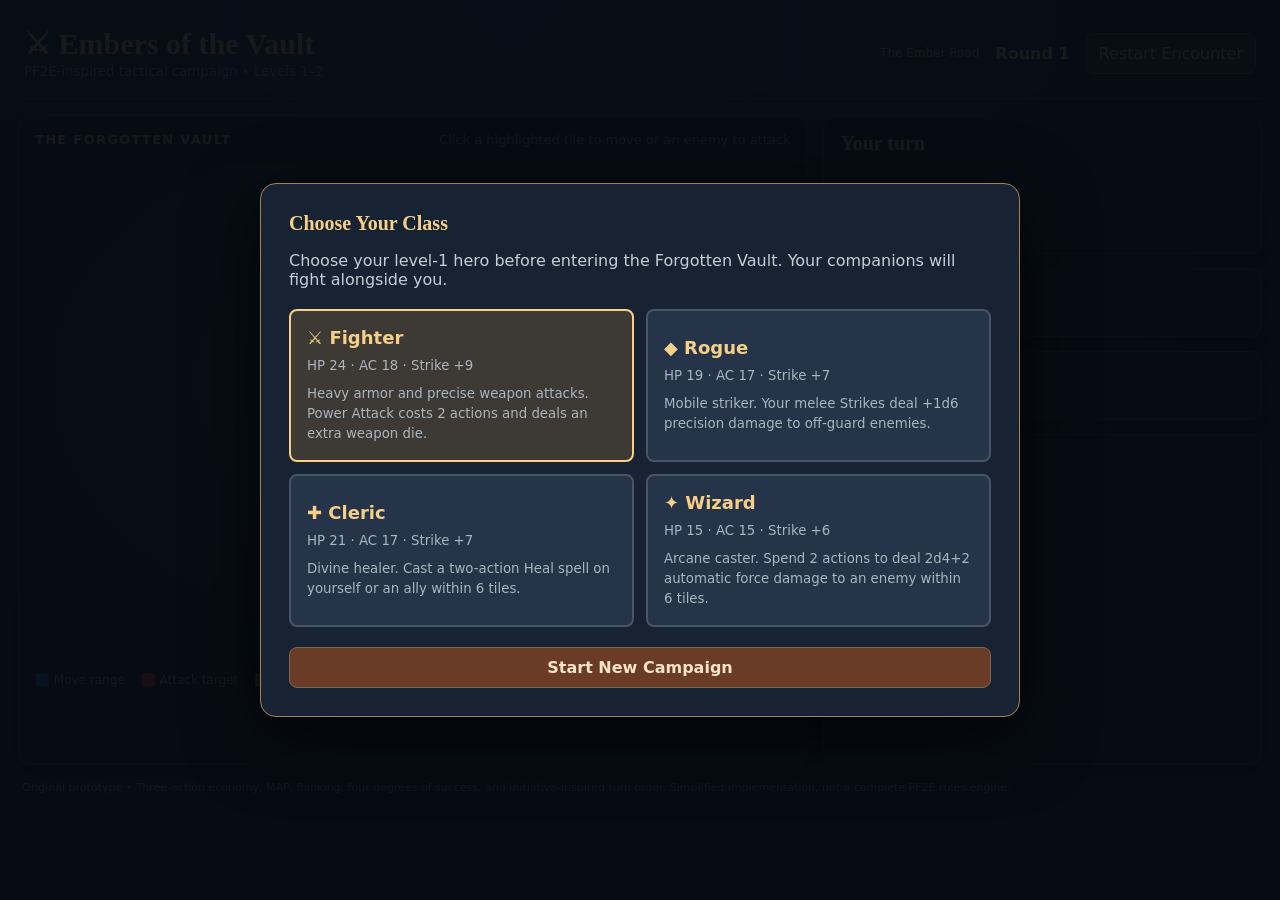
<file: preview/branches/feature--character-sheet-stats/index.html>
<!doctype html><html lang="en"><head><meta charset="utf-8"><meta name="viewport" content="width=device-width,initial-scale=1"><title>Embers of the Vault</title><style>:root{color-scheme:dark;font-family:Inter,system-ui,Segoe UI,sans-serif;background:#0b111b;color:#f1e9d9}*{box-sizing:border-box}body{margin:0;background:radial-gradient(circle at 40% 0%,#26364a,#0b111b 70%)}button{font:inherit;cursor:pointer;border:1px solid #7c6747;background:#332b26;color:#f5e5c6;border-radius:8px;padding:10px 12px}button:hover:not(:disabled){background:#59412c;border-color:#f0b967}button:disabled{opacity:.35;cursor:default}#app{max-width:1510px;margin:auto;padding:18px}header{display:flex;justify-content:space-between;align-items:center;padding:8px 6px 18px;border-bottom:1px solid #4d4d50}h1{font-family:Georgia,serif;font-size:30px;color:#f6cf89;margin:0}small,.hint,footer{color:#a9b5bf}h2{font-family:Georgia,serif;color:#f6cf89;font-size:20px;margin:0 0 12px}.header-right{display:flex;align-items:center;gap:16px}#round{color:#f6cf89;font-weight:700}main{display:grid;grid-template-columns:minmax(0,1.8fr) minmax(320px,1fr);gap:16px;margin-top:16px}.arena,.panel{border:1px solid #39485a;border-radius:12px;background:#131c29;box-shadow:0 8px 30px #0005}.arena{min-height:650px;overflow:hidden}.scene-title{display:flex;justify-content:space-between;gap:12px;padding:16px;color:#e6c28b;font-weight:700;letter-spacing:.1em;font-size:13px}.scene-title span{color:#9fadb9;font-weight:400;letter-spacing:0}#battlefield{width:100%;background:radial-gradient(ellipse at 50% 44%,#32404a,#101823 73%)}#board{display:block;width:100%;height:auto;max-height:660px}.legend{display:flex;flex-wrap:wrap;gap:16px;padding:12px 16px;color:#b6c1c9;font-size:12px}aside{display:flex;flex-direction:column;gap:14px}.panel{padding:16px}.action-pips{display:flex;gap:8px;margin:12px 0}.pip{width:30px;height:30px;border:2px solid #e7bd73;border-radius:50%;background:#a96e31;box-shadow:0 0 10px #b87c3770}.pip.spent{background:transparent;opacity:.4}.actions{display:grid;grid-template-columns:1fr 1fr;gap:8px}.actions button{min-height:43px;text-align:left}.actions button.active{border-color:#68d5ff;background:#234354}.actions button.full{grid-column:1/-1;text-align:center;background:#6a3b26}.hint{font-size:13px;min-height:32px;line-height:1.5}.stats{display:flex;gap:8px;flex-wrap:wrap;font-size:13px}.stat{background:#263449;padding:7px;border-radius:6px}.unit-row{display:flex;align-items:center;gap:9px;padding:8px 0;border-bottom:1px solid #344052;font-size:13px}.unit-row:last-child{border:0}.unit-row .name{flex:1}.unit-row .hp{font-variant-numeric:tabular-nums;color:#e7caa0}.unit-row.dead{opacity:.35}.bar{width:75px;height:7px;background:#513333;border-radius:9px;overflow:hidden}.bar>div{height:100%;background:#65b879}.log-panel{flex:1;min-height:210px}#log{height:210px;overflow-y:auto;font-size:12px;line-height:1.55;color:#cad4dd}#log p{margin:0;padding:5px 0;border-bottom:1px solid #273343}#log strong{color:#eac68b}footer{font-size:11px;padding:16px 4px}.tile{stroke:#64717a;stroke-width:1.5;cursor:pointer}.tile:hover{stroke:#ffdf9c;stroke-width:3}.unit{cursor:pointer}.unit text{pointer-events:none;font-weight:800;paint-order:stroke;stroke:#111827;stroke-width:4px}.target-ring{fill:none;stroke:#f46e67;stroke-width:4;stroke-dasharray:7 5}.selected-ring{fill:none;stroke:#f9d782;stroke-width:4}@media(max-width:900px){main{grid-template-columns:1fr}.arena{min-height:0}.scene-title{flex-direction:column}.panel{padding:13px}}

.class-screen{position:fixed;inset:0;z-index:20;background:#070c14ee;display:flex;align-items:center;justify-content:center;padding:20px;overflow:auto}.class-screen.hidden{display:none}.class-dialog{width:min(760px,100%);padding:28px;border:1px solid #a5824e;border-radius:16px;background:#172332;box-shadow:0 20px 70px #000b}.class-dialog>p{color:#c6cdd4}.class-choices{display:grid;grid-template-columns:repeat(2,minmax(0,1fr));gap:12px;margin:20px 0}.class-choice{padding:16px;text-align:left;min-height:145px;background:#263449;border:2px solid #45556a}.class-choice.selected{border-color:#f6cf89;background:#3d3a35}.class-choice strong{display:block;color:#f6cf89;font-size:18px}.class-choice small{display:block;margin-top:8px;line-height:1.5}.begin-game{width:100%;font-weight:700;background:#6a3b26}.class-choices button:focus-visible,.begin-game:focus-visible{outline:3px solid #68d5ff;outline-offset:2px}@media(max-width:600px){.class-choices{grid-template-columns:1fr}.class-dialog{padding:18px}}

.campaign-stats{display:grid;grid-template-columns:repeat(3,1fr);gap:10px;margin:18px 0}.campaign-stats>div{padding:12px;background:#263449;border-radius:8px}.campaign-stats strong{display:block;color:#f6cf89;font-size:19px}.campaign-buttons{display:flex;flex-wrap:wrap;gap:10px;margin-top:20px}.campaign-buttons button:first-child{flex:1;background:#6a3b26}.campaign-buttons button:disabled{opacity:.35}.begin-game.secondary{margin-top:10px;background:#263449}#campaignInventory{line-height:1.8;color:#d4dce2}#campaignStory{line-height:1.6}#campaignBadge{font-size:12px;color:#eac68b}h3{color:#eac68b;font-family:Georgia,serif}@media(max-width:600px){.campaign-stats{grid-template-columns:1fr}.campaign-buttons{flex-direction:column}}

.camp-options{display:grid;grid-template-columns:repeat(2,minmax(0,1fr));gap:9px;margin:10px 0 20px}.camp-option{display:block;text-align:left;background:#263449;border:1px solid #586777;border-radius:8px;padding:10px;min-height:54px}.camp-option.selected{border:2px solid #f6cf89;background:#3c3c35}.camp-option:disabled{opacity:.4}.camp-option small{display:block;line-height:1.5;margin-top:5px}.camp-option strong{color:#f6cf89}.camp-note{color:#b6c1c9;font-size:13px;grid-column:1/-1}.equipment-line{padding:7px 0;color:#d4dce2}@media(max-width:600px){.camp-options{grid-template-columns:1fr}}

.hero-sheet{background:#202e40;border:1px solid #45576d;border-radius:10px;padding:14px;margin:10px 0 22px}.hero-sheet-head{display:flex;justify-content:space-between;gap:10px;align-items:center;color:#f6cf89}.hero-sheet-head span{color:#b6c1c9;font-size:12px}.hero-sheet-grid{display:grid;grid-template-columns:repeat(4,minmax(0,1fr));gap:8px;margin:14px 0}.hero-sheet-grid>div{background:#304057;border-radius:7px;padding:10px}.hero-sheet-grid small{display:block;color:#b6c1c9;font-size:11px}.hero-sheet-grid strong{display:block;font-size:22px;color:#f6cf89;margin-top:3px}.hero-breakdown{display:grid;grid-template-columns:max-content 1fr;gap:8px 14px;font-size:12px;color:#c9d2db;line-height:1.5}.hero-breakdown strong{color:#eac68b}@media(max-width:600px){.hero-sheet-grid{grid-template-columns:repeat(2,1fr)}.hero-breakdown{grid-template-columns:1fr;gap:3px}.hero-breakdown span{margin-bottom:8px}}
</style></head><body><div id="app"><div id="classScreen" class="class-screen"><div class="class-dialog"><h2>Choose Your Class</h2><p>Choose your level-1 hero before entering the Forgotten Vault. Your companions will fight alongside you.</p><div id="classChoices" class="class-choices"><p id="classLoading">Loading available classes…</p></div><button id="beginGame" class="begin-game">Start New Campaign</button><button id="continueGame" class="begin-game secondary" hidden>Continue Saved Campaign</button></div></div><div id="campaignScreen" class="class-screen hidden" role="dialog" aria-label="Campaign camp"><div class="class-dialog"><h2 id="campaignTitle">The Ember Road</h2><p id="campaignStory"></p><div id="campaignStats" class="campaign-stats"></div><h3>Your Character</h3><div id="campHeroSheet"></div><h3>Level-Up Choices</h3><div id="featChoices" class="camp-options"></div><h3>Equipment & Inventory</h3><div id="campaignInventory"></div><div id="equipmentChoices" class="camp-options"></div><h3>Choose Two Companions</h3><div id="partyChoices" class="camp-options"></div><div class="campaign-buttons"><button id="campaignNext">Continue Adventure</button><button id="campaignRest">Rest at Camp</button><button id="campaignNew">New Campaign</button></div><p class="hint" id="campaignNote"></p></div></div><header><div><h1>⚔ Embers of the Vault</h1><small>PF2E-inspired tactical campaign • Levels 1–2</small></div><div class="header-right"><span id="campaignBadge">The Ember Road</span><span id="round">Round 1</span><button id="restart">Restart Encounter</button></div></header><main><section class="arena"><div class="scene-title"><strong id="encounterTitle">THE FORGOTTEN VAULT</strong> <span>Click a highlighted tile to move or an enemy to attack</span></div><div id="battlefield"><svg id="board" viewBox="0 0 980 620" role="img" aria-label="Isometric tactical battle grid"></svg></div><div class="legend"><span>🟦 Move range</span><span>🟥 Attack target</span><span>🟨 Selected</span><span>⚔ Critical: +10 over AC</span></div></section><aside><section class="panel"><h2 id="actorName">Your turn</h2><div id="actorStats"></div><div class="action-pips" id="pips"></div><div id="actions" class="actions"></div><p class="hint" id="hint"></p></section><section class="panel"><h2>Character Sheet</h2><div id="combatHeroSheet"></div></section><section class="panel"><h2>Party & Enemies</h2><div id="roster"></div></section><section class="panel log-panel"><h2>Combat Log</h2><div id="log" aria-live="polite"></div></section></aside></main><footer>Original prototype • Three-action economy, MAP, flanking, four degrees of success, and initiative-inspired turn order. Simplified implementation, not a complete PF2E rules engine.</footer></div><script>window.addEventListener('error',function(e){var c=document.getElementById('classChoices');if(c&&document.getElementById('classLoading'))c.innerHTML='<p style="color:#ffb4a8">Game startup failed. Please report: '+String(e.message).replace(/[&<>]/g,'')+'</p>';});</script><script>'use strict';
const W=9,H=8,CX=490,CY=105,TW=90,TH=45;
const terrain=new Set(['3,2','5,3','2,5','6,5']);
const classes={
fighter:{name:'Fighter',hp:24,ac:18,attack:9,damage:8,icon:'⚔',color:'#6ab5e8',special:'Power Attack',description:'Heavy armor and precise weapon attacks. Power Attack costs 2 actions and deals an extra weapon die.'},
rogue:{name:'Rogue',hp:19,ac:17,attack:7,damage:6,icon:'◆',color:'#a7d5a2',special:'Sneak Attack',description:'Mobile striker. Your melee Strikes deal +1d6 precision damage to off-guard enemies.'},
cleric:{name:'Cleric',hp:21,ac:17,attack:7,damage:6,icon:'✚',color:'#e6c883',special:'Heal',description:'Divine healer. Cast a two-action Heal spell on yourself or an ally within 6 tiles.'},
wizard:{name:'Wizard',hp:15,ac:15,attack:6,damage:4,icon:'✦',color:'#b6a3f1',special:'Force Barrage',description:'Arcane caster. Spend 2 actions to deal 2d4+2 automatic force damage to an enemy within 6 tiles.'}
};
let chosenClass='fighter',started=false,specialMode=false;
const SAVE_KEY='embers-vault-campaign-v1';
const chapters=[
{title:'The Forgotten Vault',story:'A sealed crypt has opened beneath the old road. Find the missing brass key before the raiders claim it.',xp:500,silver:18,loot:'Runed Brass Key',enemies:[]},
{title:'The Ashen Crossing',story:'Tracks lead to a ruined crossing. A band of raiders guards the bridge to the ember shrine.',xp:500,silver:26,loot:'Reinforced Armor',enemies:[{id:'bandit1',name:'Ash Raider',x:6,y:1,hp:18,ac:16,attack:8,damage:6,init:18,icon:'☠'},{id:'bandit2',name:'Bridge Archer',x:7,y:2,hp:16,ac:16,attack:7,damage:5,init:13,icon:'➶'},{id:'brute',name:'Ashen Brute',x:7,y:0,hp:28,ac:17,attack:9,damage:8,init:11,icon:'♜'}]},
{title:'The Ember Shrine',story:'The warden of the shrine awakens. Defeat its guardians and recover the ember relic.',xp:600,silver:45,loot:'Emberforged Weapon',enemies:[{id:'cult1',name:'Ember Acolyte',x:6,y:1,hp:21,ac:17,attack:9,damage:7,init:18,icon:'✦'},{id:'cult2',name:'Shrine Sentinel',x:7,y:2,hp:24,ac:18,attack:9,damage:7,init:13,icon:'♜'},{id:'boss3',name:'Ember Warden',x:7,y:0,hp:38,ac:19,attack:10,damage:9,init:11,icon:'🔥'}]}
];
const items={
'Runed Brass Key':{slot:null,description:'Quest item. Opens the way to the shrine.'},
'Reinforced Armor':{slot:'armor',description:'+1 AC while equipped.'},
'Emberforged Weapon':{slot:'weapon',description:'+2 Strike attack and damage while equipped.'}
};
const companions={
cleric:{name:'Mira • Cleric',hp:19,ac:16,attack:6,damage:5,init:16,icon:'✚',color:'#e6c883',description:'Support healer. Casts Heal on wounded allies.'},
rogue:{name:'Vex • Rogue',hp:17,ac:17,attack:7,damage:6,init:19,icon:'◆',color:'#a7d5a2',description:'Fast melee skirmisher.'},
fighter:{name:'Bram • Fighter',hp:25,ac:18,attack:8,damage:8,init:14,icon:'⚔',color:'#8ab6dc',description:'Armored front-line defender.'},
wizard:{name:'Lyra • Wizard',hp:15,ac:15,attack:6,damage:4,init:17,icon:'✦',color:'#b9a1e6',description:'Casts ranged Force Barrage.'}
};
const feats={
fighter:[{id:'heavy_strike',name:'Forceful Assault',description:'Your two-action Power Attack deals +4 additional damage on a hit.'},{id:'iron_guard',name:'Iron Guard',description:'Gain +1 AC at all times.'}],
rogue:[{id:'precise_sneak',name:'Precise Sneak',description:'Sneak Attack deals an extra 1d6 precision damage against flanked foes.'},{id:'nimble_defense',name:'Nimble Defense',description:'Gain +1 AC at all times.'}],
cleric:[{id:'healing_hands',name:'Healing Hands',description:'Your Heal spell restores an extra 4 HP.'},{id:'blessed_armor',name:'Blessed Armor',description:'Gain +1 AC at all times.'}],
wizard:[{id:'potent_barrage',name:'Potent Barrage',description:'Force Barrage deals an extra 1d4 force damage.'},{id:'arcane_ward',name:'Arcane Ward',description:'Gain +1 AC at all times.'}]
};
let campaign=null,combatSession=0;
function normalizeCampaign(c){if(!c)return c;c.equipment=c.equipment&&typeof c.equipment==='object'?c.equipment:{weapon:null,armor:null};c.party=Array.isArray(c.party)?c.party.filter(id=>companions[id]).slice(0,2):['cleric','rogue'];if(c.party.length!==2||new Set(c.party).size!==2)c.party=['cleric','rogue'];c.feat=typeof c.feat==='string'?c.feat:null;return c;}
function featPicked(id){return campaign?.feat===id}

function heroStats(){const c=classes[campaign.classId],lvl=campaign.level,armor=campaign.equipment?.armor==='Reinforced Armor'?1:0,weapon=campaign.equipment?.weapon==='Emberforged Weapon'?2:0,featArmor=['iron_guard','nimble_defense','blessed_armor','arcane_ward'].includes(campaign.feat)?1:0;return {hp:c.hp+(lvl-1)*8,ac:c.ac+(lvl-1)+armor+featArmor,attack:c.attack+(lvl-1)+weapon,damage:c.damage+(lvl-1)+weapon,baseAc:c.ac,levelBonus:lvl-1,armorBonus:armor,featBonus:featArmor,weaponBonus:weapon};}
function heroSheetMarkup(){if(!campaign)return '';const s=heroStats(),armor=campaign.equipment?.armor||'Starter Armor',weapon=campaign.equipment?.weapon||'Starter Weapon',feat=feats[campaign.classId].find(f=>f.id===campaign.feat);return '<div class="hero-sheet"><div class="hero-sheet-head"><strong>Kael · Level '+campaign.level+' '+escapeHTML(classes[campaign.classId].name)+'</strong><span>'+campaign.xp+' XP</span></div><div class="hero-sheet-grid"><div><small>Maximum HP</small><strong>'+s.hp+'</strong></div><div><small>Armor Class</small><strong>'+s.ac+'</strong></div><div><small>Strike bonus</small><strong>+'+s.attack+'</strong></div><div><small>Strike damage</small><strong>'+s.damage+' base</strong></div></div><div class="hero-breakdown"><strong>AC breakdown</strong><span>Class '+s.baseAc+' + level '+s.levelBonus+' + armor '+s.armorBonus+' + feat '+s.featBonus+' = <b>'+s.ac+'</b></span><strong>Attack breakdown</strong><span>Class +'+classes[campaign.classId].attack+' + level '+s.levelBonus+' + weapon '+s.weaponBonus+' = <b>+'+s.attack+'</b></span><strong>Equipped</strong><span>'+escapeHTML(armor)+' · '+escapeHTML(weapon)+'</span><strong>Class feat</strong><span>'+escapeHTML(feat?.name||'Not selected yet')+'</span></div></div>';}

function campaignOptions(){const levelUp=$('featChoices'),equipment=$('equipmentChoices'),party=$('partyChoices');
levelUp.innerHTML=campaign.level<2?'<p class="camp-note">Reach level 2 (1,000 XP) to select a class feat.</p>':campaign.feat?'<p class="camp-note">Selected feat: <strong>'+escapeHTML(feats[campaign.classId].find(f=>f.id===campaign.feat)?.name||campaign.feat)+'</strong>. This choice is permanent for this campaign.</p>':feats[campaign.classId].map(f=>'<button class="camp-option" data-feat="'+f.id+'"><strong>'+f.name+'</strong><small>'+f.description+'</small></button>').join('');
levelUp.querySelectorAll('[data-feat]').forEach(b=>b.addEventListener('click',()=>{if(campaign.level<2||campaign.feat)return;campaign.feat=b.dataset.feat;campaignStatus('New class feat learned! '+feats[campaign.classId].find(f=>f.id===campaign.feat).description)}));
const equippable=campaign.inventory.filter(id=>items[id]?.slot);
equipment.innerHTML='<div class="camp-note">Weapon: '+escapeHTML(campaign.equipment.weapon||'Starter Weapon')+' · Armor: '+escapeHTML(campaign.equipment.armor||'Starter Armor')+'</div>'+(equippable.length?equippable.map(id=>'<button class="camp-option '+(campaign.equipment[items[id].slot]===id?'selected':'')+'" data-item="'+escapeHTML(id)+'"><strong>'+(campaign.equipment[items[id].slot]===id?'✓ Equipped: ':'Equip: ')+escapeHTML(id)+'</strong><small>'+items[id].description+'</small></button>').join(''):'<p class="camp-note">Win encounters to find equipment.</p>');
equipment.querySelectorAll('[data-item]').forEach(b=>b.addEventListener('click',()=>{const id=b.dataset.item;if(!campaign.inventory.includes(id)||!items[id]?.slot)return;const slot=items[id].slot;campaign.equipment[slot]=campaign.equipment[slot]===id?null:id;campaignStatus('Equipment updated. Bonuses apply in the next encounter.')}));
party.innerHTML=Object.entries(companions).map(([id,c])=>'<button class="camp-option '+(campaign.party.includes(id)?'selected':'')+'" data-companion="'+id+'"><strong>'+(campaign.party.includes(id)?'✓ ':'')+escapeHTML(c.name)+'</strong><small>'+c.description+'</small></button>').join('');
party.querySelectorAll('[data-companion]').forEach(b=>b.addEventListener('click',()=>{const id=b.dataset.companion;if(campaign.party.includes(id)){if(campaign.party.length<=1)return;campaign.party=campaign.party.filter(v=>v!==id)}else if(campaign.party.length<2){campaign.party.push(id)}else{campaign.party.shift();campaign.party.push(id)}campaignStatus('Party updated. Select two companions before entering combat.')}));
}

function freshCampaign(){return normalizeCampaign({classId:chosenClass,chapter:0,xp:0,level:1,silver:0,inventory:[],potions:2,hp:null,companionHp:{},cleared:false});}
function saveCampaign(){try{localStorage.setItem(SAVE_KEY,JSON.stringify(campaign))}catch(e){console.warn('Campaign save unavailable',e)}}
function loadCampaign(){try{const s=JSON.parse(localStorage.getItem(SAVE_KEY));if(s&&classes[s.classId]&&Number.isInteger(s.chapter)&&s.chapter>=0&&s.chapter<chapters.length&&Array.isArray(s.inventory))return normalizeCampaign(s);}catch(e){}return null}
function updateContinue(){const b=$('continueGame');b.hidden=!loadCampaign();}
function campaignStatus(message){$('classScreen').classList.add('hidden');$('campaignScreen').classList.remove('hidden');$('campaignTitle').textContent=campaign.cleared?'The Ember Road — Complete':'The Ember Road — Camp';$('campaignStory').textContent=message||chapters[campaign.chapter].story;$('campaignStats').innerHTML='<div><strong>Level '+campaign.level+'</strong>'+escapeHTML(classes[campaign.classId].name)+'</div><div><strong>'+campaign.xp+' / '+(campaign.level*1000)+' XP</strong>Progress</div><div><strong>'+campaign.silver+' sp</strong>Coin</div>';$('campaignInventory').textContent=(campaign.inventory.length?campaign.inventory.join(' · '):'No treasures collected yet')+' · '+campaign.potions+' healing potion(s)';campaignOptions();$('campHeroSheet').innerHTML=heroSheetMarkup();$('campaignNext').textContent=campaign.cleared?'Campaign Complete':'Enter: '+chapters[campaign.chapter].title;$('campaignNext').disabled=campaign.cleared||campaign.party.length!==2||(campaign.level>=2&&!campaign.feat);$('campaignNote').textContent='Progress saves automatically in this browser. Choose exactly two companions. Level 2 requires a feat selection. Rest restores HP and potions (2).';$('campaignBadge').textContent='Level '+campaign.level+' · '+campaign.xp+' XP · '+campaign.silver+' sp';saveCampaign();}
function startNewCampaign(){chosenClass=chosenClass||'fighter';campaign=freshCampaign();started=true;campaignStatus('The old road is dangerous, but your party has a lead. '+chapters[0].story)}
function startEncounter(){if(!campaign||campaign.cleared||campaign.party.length!==2||(campaign.level>=2&&!campaign.feat))return;chosenClass=campaign.classId;$('campaignScreen').classList.add('hidden');$('classScreen').classList.add('hidden');started=true;reset();}
function completeEncounter(){if(!campaign||campaign.cleared)return;const ch=chapters[campaign.chapter];campaign.xp+=ch.xp;campaign.silver+=ch.silver;campaign.inventory.push(ch.loot);campaign.hp=Math.max(1,units[0].hp);for(const a of units.filter(v=>v.team==='ally'&&!v.player))campaign.companionHp[a.id]=Math.max(1,a.hp);let levelMessage='';while(campaign.level<2&&campaign.xp>=campaign.level*1000){campaign.level++;campaign.hp+=8;levelMessage=' LEVEL UP! You reached level '+campaign.level+'. Choose one class feat at camp to continue.'}campaign.chapter++;if(campaign.chapter>=chapters.length){campaign.chapter=chapters.length-1;campaign.cleared=true;}campaignStatus('Victory at '+ch.title+'! Earned '+ch.xp+' XP, '+ch.silver+' silver, and '+ch.loot+'.'+levelMessage+(campaign.cleared?' The Ember Road is safe for now.':' Next: '+chapters[campaign.chapter].story));}
function failEncounter(){campaign.hp=null;campaign.companionHp={};campaignStatus('Your party was defeated and retreated to camp. You may rest and try this encounter again. No loot or XP was awarded.')}
function restAtCamp(){campaign.hp=null;campaign.companionHp={};campaign.potions=2;campaignStatus('The party rests, heals to full, and replenishes its healing potions.')}

function configureHero(){const c=classes[chosenClass],level=campaign?.level||1,armor=campaign?.equipment?.armor==='Reinforced Armor'?1:0,weapon=campaign?.equipment?.weapon==='Emberforged Weapon'?2:0,featArmor=['iron_guard','nimble_defense','blessed_armor','arcane_ward'].includes(campaign?.feat)?1:0;const max=c.hp+(level-1)*8;Object.assign(units[0],{name:'Kael • '+c.name,hp:Math.min(max,campaign?.hp??max),max,ac:c.ac+(level-1)+armor+featArmor,attack:c.attack+(level-1)+weapon,damage:c.damage+(level-1)+weapon,icon:c.icon,color:c.color,classId:chosenClass});}
function showClassSelection(){started=false;busy=true;const screen=$('classScreen');screen.classList.remove('hidden');const choices=$('classChoices');choices.innerHTML=Object.entries(classes).map(([id,c])=>`<button type="button" class="class-choice ${chosenClass===id?'selected':''}" data-class="${id}" aria-pressed="${chosenClass===id}"><strong>${c.icon} ${c.name}</strong><small>HP ${c.hp} · AC ${c.ac} · Strike +${c.attack}</small><small>${c.description}</small></button>`).join('');choices.querySelectorAll('button').forEach(b=>b.addEventListener('click',()=>{chosenClass=b.dataset.class;showClassSelection()}));}
function beginGame(){startNewCampaign();}
const baseUnits=[
{id:'hero',name:'Kael • Fighter (You)',team:'ally',x:2,y:6,hp:24,max:24,ac:18,attack:9,damage:8,init:21,icon:'⚔',color:'#6ab5e8',player:true},
{id:'cleric',name:'Mira • Cleric',team:'ally',x:1,y:6,hp:19,max:19,ac:16,attack:6,damage:5,init:16,icon:'✚',color:'#e6c883'},
{id:'rogue',name:'Vex • Rogue',team:'ally',x:2,y:7,hp:17,max:17,ac:17,attack:7,damage:6,init:19,icon:'◆',color:'#a7d5a2'},
{id:'gob1',name:'Goblin Cutter',team:'enemy',x:6,y:1,hp:14,max:14,ac:16,attack:7,damage:5,init:18,icon:'☠',color:'#d98475'},
{id:'gob2',name:'Goblin Scout',team:'enemy',x:7,y:2,hp:14,max:14,ac:16,attack:7,damage:5,init:13,icon:'☠',color:'#d98475'},
{id:'boss',name:'Vault Warden',team:'enemy',x:7,y:0,hp:25,max:25,ac:17,attack:8,damage:7,init:11,icon:'♜',color:'#d36a75'}];
let units,order,turn,round,actions,attacks,mode,guard,finished,busy;
const $=id=>document.getElementById(id),roll=n=>1+Math.floor(Math.random()*n),alive=u=>u.hp>0,unitAt=(x,y)=>units.find(u=>alive(u)&&u.x===x&&u.y===y),inside=(x,y)=>x>=0&&x<W&&y>=0&&y<H&&!terrain.has(`${x},${y}`),dist=(a,b)=>Math.abs(a.x-b.x)+Math.abs(a.y-b.y),current=()=>units.find(u=>u.id===order[turn]);
function say(s){const p=document.createElement('p');p.innerHTML=s;$('log').prepend(p)}
function reset(){combatSession++;units=baseUnits.map(u=>({...u}));configureHero();const ch=chapters[campaign.chapter];if(ch.enemies.length){units=units.filter(u=>u.team==='ally').concat(ch.enemies.map(e=>({...e,team:'enemy',max:e.hp,color:'#d98475'})))}units=units.filter(v=>v.player||v.team==='enemy').concat(campaign.party.map((id,i)=>({...companions[id],id,team:'ally',x:i===0?1:2,y:i===0?6:7,max:companions[id].hp,hp:Math.min(companions[id].hp,campaign.companionHp[id]??companions[id].hp)})));specialMode=false;order=[...units].sort((a,b)=>b.init-a.init).map(u=>u.id);turn=0;round=1;actions=3;attacks=0;mode='move';guard=false;finished=false;busy=false;$('log').innerHTML='';$('encounterTitle').textContent=ch.title.toUpperCase();$('campaignBadge').textContent='Level '+campaign.level+' · '+campaign.xp+' XP · '+campaign.silver+' sp';say('<strong>'+escapeHTML(ch.title)+' begins!</strong> '+escapeHTML(ch.story));advanceDead();render();if(!current().player)nextAI()}
function point(x,y){return [CX+(x-y)*TW/2,CY+(x+y)*TH/2]}
function polygon(x,y){let [px,py]=point(x,y);return `${px},${py-TH/2} ${px+TW/2},${py} ${px},${py+TH/2} ${px-TW/2},${py}`}
function reachable(u){let q=[[u.x,u.y,0]],seen=new Set([`${u.x},${u.y}`]),out=new Map();for(let i=0;i<q.length;i++){let [x,y,d]=q[i];if(d>=4)continue;for(let [dx,dy] of [[1,0],[-1,0],[0,1],[0,-1]]){let nx=x+dx,ny=y+dy,k=`${nx},${ny}`;if(!inside(nx,ny)||seen.has(k)||unitAt(nx,ny))continue;seen.add(k);out.set(k,d+1);q.push([nx,ny,d+1])}}return out}
function escapeHTML(s){return s.replace(/[&<>"']/g,c=>({'&':'&amp;','<':'&lt;','>':'&gt;','"':'&quot;',"'":'&#39;'}[c]))}
function render(){let u=current(),svg=$('board');let r=u&&u.player&&actions>0&&mode==='move'?reachable(u):new Map();let html='<defs><linearGradient id="floor" x2="0" y2="1"><stop stop-color="#455462"/><stop offset="1" stop-color="#263641"/></linearGradient></defs>';
for(let sum=0;sum<W+H-1;sum++)for(let x=0;x<W;x++){let y=sum-x;if(y<0||y>=H)continue;let [px,py]=point(x,y),wall=terrain.has(`${x},${y}`),move=r.has(`${x},${y}`),target=u&&u.player&&mode==='attack'&&units.some(t=>alive(t)&&t.team==='enemy'&&t.x===x&&t.y===y&&dist(u,t)===1);let fill=wall?'#675d58':move?'#29556c':target?'#703c40':(x+y)%2?'#344553':'#3b4d5b';html+=`<polygon class="tile" data-x="${x}" data-y="${y}" points="${polygon(x,y)}" fill="${fill}"/>`;if(wall)html+=`<rect x="${px-18}" y="${py-22}" width="36" height="29" fill="#8c7e70" stroke="#b5a18a"/><path d="M${px-18} ${py-12}h36 M${px} ${py-22}v29" stroke="#514d4a"/>`}
for(let u of [...units].filter(alive).sort((a,b)=>(a.x+a.y)-(b.x+b.y))){let [px,py]=point(u.x,u.y);html+=`<g class="unit" data-unit="${u.id}"><ellipse cx="${px}" cy="${py+8}" rx="24" ry="11" fill="#05080c99"/>${current()===u?`<ellipse class="selected-ring" cx="${px}" cy="${py+2}" rx="26" ry="13"/>`:''}<circle cx="${px}" cy="${py-17}" r="21" fill="${u.color}" stroke="#f7e7c8" stroke-width="2"/><text x="${px}" y="${py-10}" font-size="23" text-anchor="middle" fill="#14232b">${u.icon}</text><rect x="${px-22}" y="${py-48}" width="44" height="6" rx="3" fill="#541f2a"/><rect x="${px-22}" y="${py-48}" width="${44*u.hp/u.max}" height="6" rx="3" fill="#6cda8d"/></g>`}
svg.innerHTML=html;svg.querySelectorAll('[data-x]').forEach(e=>e.addEventListener('click',()=>clickTile(+e.dataset.x,+e.dataset.y)));svg.querySelectorAll('[data-unit]').forEach(e=>e.addEventListener('click',ev=>{ev.stopPropagation();let t=units.find(v=>v.id===e.dataset.unit);clickTile(t.x,t.y)}));
$('round').textContent=`Round ${round}`;$('actorName').textContent=finished?'Encounter Complete':u?.name||'Encounter';$('actorStats').innerHTML=u?`<div class="stats"><span class="stat">HP ${u.hp}/${u.max}</span><span class="stat">AC ${u.ac+(u.guarded?2:0)}</span><span class="stat">Attack +${u.attack}</span><span class="stat">${u.player?'Your turn':u.team==='ally'?'AI ally':'Enemy turn'}</span></div>`:'';$('pips').innerHTML=Array.from({length:3},(_,i)=>`<span class="pip ${i>=actions?'spent':''}"></span>`).join('');
let controls=[['move','Stride (1 action)'],['attack','Strike (1 action)'],['special',classes[chosenClass].special+(chosenClass==='rogue'?' (passive)':' (2 actions)')],['guard','Raise Shield (+2 AC)'],['heal','Drink Potion (+2d4+2 HP)'],['end','End Turn']];$('actions').innerHTML=controls.map(([id,label])=>`<button data-action="${id}" class="${mode===id?'active ':''}${id==='end'?'full':''}" ${!u?.player||finished||busy||(actions<1||(id==='special'&&(chosenClass==='rogue'||actions<2)))?'disabled':''}>${label}</button>`).join('');$('actions').querySelectorAll('button').forEach(b=>b.addEventListener('click',()=>choose(b.dataset.action)));$('hint').textContent=finished?'Restart to play again.':u?.player?mode==='move'?'Stride: choose a blue tile within 4 squares (simplified 20-foot movement).':mode==='attack'?'Strike: click an adjacent enemy. Multiple attack penalty: 0 / −5 / −10.':mode==='special'?(chosenClass==='cleric'?'Heal: click an ally within 6 tiles.':chosenClass==='wizard'?'Force Barrage: click an enemy within 6 tiles.':'Power Attack: click an adjacent enemy.'):'Select an action.':'Companions and enemies act automatically.';
$('combatHeroSheet').innerHTML=heroSheetMarkup();$('roster').innerHTML=units.map(v=>`<div class="unit-row ${alive(v)?'':'dead'}"><span style="color:${v.color}">${v.icon}</span><span class="name">${escapeHTML(v.name)}</span><div class="bar"><div style="width:${100*v.hp/v.max}%"></div></div><span class="hp">${v.hp}/${v.max}</span></div>`).join('');}
function choose(id){if(!current()?.player||busy||finished)return;let u=current();if(id==='end'){endTurn();return}if(id==='special'&&chosenClass==='rogue')return;if(id==='special'&&actions<2)return;if(id==='guard'){if(!u.guarded){u.guarded=true;actions--;say(`<strong>${u.name}</strong> raises a shield (+2 AC until next turn).`)}else say('Shield already raised.');}else if(id==='heal'){if(campaign.potions<=0){say('No potions left. Rest at camp to replenish.');return}campaign.potions--;saveCampaign();let n=roll(4)+roll(4)+2;u.hp=Math.min(u.max,u.hp+n);actions--;say(`<strong>${u.name}</strong> drinks a potion, healing ${n} HP.`)}else mode=id;render();if(actions===0)endTurn()}
function clickTile(x,y){if(finished||busy||!current()?.player||actions<=0)return;let u=current(),t=unitAt(x,y);if(mode==='move'&&!t&&reachable(u).has(`${x},${y}`)){u.x=x;u.y=y;actions--;say(`<strong>Kael</strong> strides to (${x+1}, ${y+1}).`);render();if(actions===0)endTurn()}else if(mode==='attack'&&t&&t.team==='enemy'&&dist(u,t)===1){strike(u,t);actions--;render();if(!finished&&actions===0)endTurn()}else if(mode==='special'&&t&&dist(u,t)<=6){if(chosenClass==='cleric'&&t.team==='ally'){let n=roll(8)+8+(featPicked('healing_hands')?4:0);t.hp=Math.min(t.max,t.hp+n);actions-=2;say('<strong>Kael</strong> casts Heal on '+escapeHTML(t.name)+', restoring '+n+' HP.');}else if(chosenClass==='wizard'&&t.team==='enemy'){let n=roll(4)+roll(4)+2+(featPicked('potent_barrage')?roll(4):0);t.hp=Math.max(0,t.hp-n);actions-=2;say('<strong>Kael</strong> casts Force Barrage on '+escapeHTML(t.name)+' for '+n+' force damage.');if(!alive(t))say('<strong>'+escapeHTML(t.name)+' falls!</strong>');checkEnd();}else if(chosenClass==='fighter'&&t.team==='enemy'&&dist(u,t)===1){specialMode=true;strike(u,t);specialMode=false;actions-=2;}else{say('Invalid target for this class ability.');return;}mode='move';render();if(!finished&&actions===0)endTurn()}else say('Invalid target for the selected action.')}
function flank(a,t){let friends=units.filter(v=>alive(v)&&v.team===a.team&&v!==a);return friends.some(f=>dist(f,t)===1&&f.x-t.x===t.x-a.x&&f.y-t.y===t.y-a.y)}
function strike(a,t){let die=roll(20),map=[0,-5,-10][Math.min(attacks,2)],bonus=a.attack+map,ac=t.ac+(t.guarded?2:0)-(flank(a,t)?2:0),total=die+bonus,diff=total-ac,degree=diff>=10?3:diff>=0?2:diff<=-10?0:1;if(die===20)degree=Math.min(3,degree+1);if(die===1)degree=Math.max(0,degree-1);let names=['critical failure','failure','success','CRITICAL SUCCESS'],dmg=degree>=2?Math.max(1,a.damage-2+roll(5))*(degree===3?2:1):0;if(a.player&&chosenClass==='rogue'&&degree>=2&&flank(a,t))dmg+=(roll(6)+(featPicked('precise_sneak')?roll(6):0))*(degree===3?2:1);if(a.player&&specialMode&&degree>=2)dmg+=(roll(8)+(featPicked('heavy_strike')?4:0))*(degree===3?2:1);t.hp=Math.max(0,t.hp-dmg);attacks++;say(`<strong>${a.name.split(' •')[0]}</strong> strikes ${t.name}: d20 ${die} ${bonus>=0?'+':''}${bonus} = ${total} vs AC ${ac} — <strong>${names[degree]}</strong>${dmg?`, ${dmg} damage`:''}.${flank(a,t)?' (Off-guard from flanking)':''}`);if(!alive(t))say(`<strong>${t.name} falls!</strong>`);checkEnd()}
function checkEnd(){if(!alive(units[0])){finished=true;busy=false;say('<strong>DEFEAT.</strong> The party retreats to camp.');failEncounter()}else if(units.filter(v=>v.team==='enemy').every(v=>!alive(v))){finished=true;busy=false;say('<strong>VICTORY!</strong> Encounter cleared.');completeEncounter()}render()}
function advanceDead(){while(!finished&&!alive(current())){turn++;if(turn>=order.length){turn=0;round++}}}
function endTurn(){if(finished)return;let old=current();if(old)old.guarded=false;turn++;if(turn>=order.length){turn=0;round++;say(`<strong>Round ${round} begins.</strong>`)}advanceDead();actions=3;attacks=0;mode='move';render();if(!current().player)nextAI()}
function shortestStep(u,target){let q=[[u.x,u.y]],seen=new Set([`${u.x},${u.y}`]),parent=new Map(),found=null;for(let i=0;i<q.length;i++){let [x,y]=q[i];if(Math.abs(x-target.x)+Math.abs(y-target.y)===1){found=[x,y];break}for(let [dx,dy] of [[1,0],[-1,0],[0,1],[0,-1]]){let nx=x+dx,ny=y+dy,k=`${nx},${ny}`;if(!inside(nx,ny)||seen.has(k)||unitAt(nx,ny))continue;seen.add(k);parent.set(k,`${x},${y}`);q.push([nx,ny])}}if(!found)return null;let key=found.join(',');while(parent.has(key)&&parent.get(key)!==`${u.x},${u.y}`)key=parent.get(key);let [x,y]=key.split(',').map(Number);return {x,y}}
function aiAction(){if(finished)return;let u=current();if(u.player){busy=false;render();return}if(actions<=0){endTurn();return}let opponents=units.filter(v=>alive(v)&&v.team!==u.team);if(!opponents.length){checkEnd();return}let nearest=opponents.sort((a,b)=>dist(u,a)-dist(u,b))[0];if(u.id==='wizard'&&dist(u,nearest)<=6&&actions>=2){const n=roll(4)+roll(4)+2;nearest.hp=Math.max(0,nearest.hp-n);actions-=2;say('<strong>'+escapeHTML(u.name.split(' •')[0])+'</strong> casts Force Barrage for '+n+' force damage.');if(!alive(nearest))say('<strong>'+escapeHTML(nearest.name)+' falls!</strong>');checkEnd();render();return}if(u.id==='cleric'){let wounded=units.filter(v=>alive(v)&&v.team==='ally'&&v.hp<=v.max-7).sort((a,b)=>(a.hp/a.max)-(b.hp/b.max))[0];if(wounded&&dist(u,wounded)<=3&&actions>=2){let n=roll(8)+8;wounded.hp=Math.min(wounded.max,wounded.hp+n);actions-=2;say(`<strong>Mira</strong> casts Heal (2 actions), restoring ${n} HP to ${wounded.name.split(' •')[0]}.`);render();return}}
if(dist(u,nearest)===1){strike(u,nearest);actions--;render();return}let step=shortestStep(u,nearest);if(step){u.x=step.x;u.y=step.y;actions--;say(`<strong>${u.name.split(' •')[0]}</strong> strides closer.`)}else actions=0;render()}
function nextAI(){if(finished||current()?.player){busy=false;render();return}const session=combatSession;busy=true;render();let count=0;function tick(){if(session!==combatSession||finished||current()?.player){busy=false;if(session===combatSession)render();return}aiAction();if(++count>100){busy=false;return}setTimeout(tick,370)}setTimeout(tick,400)}
$('beginGame').addEventListener('click',beginGame);
$('restart').addEventListener('click',()=>{combatSession++;if(campaign)campaignStatus('Encounter paused. Continue when ready.');else showClassSelection()});
$('campaignNext').addEventListener('click',startEncounter);
$('campaignRest').addEventListener('click',restAtCamp);
$('campaignNew').addEventListener('click',()=>{combatSession++;$('campaignScreen').classList.add('hidden');showClassSelection()});
$('continueGame').addEventListener('click',()=>{campaign=loadCampaign();if(!campaign)return;chosenClass=campaign.classId;campaignStatus('Welcome back. '+chapters[campaign.chapter].story)});
updateContinue();showClassSelection();
</script></body></html>
</file>
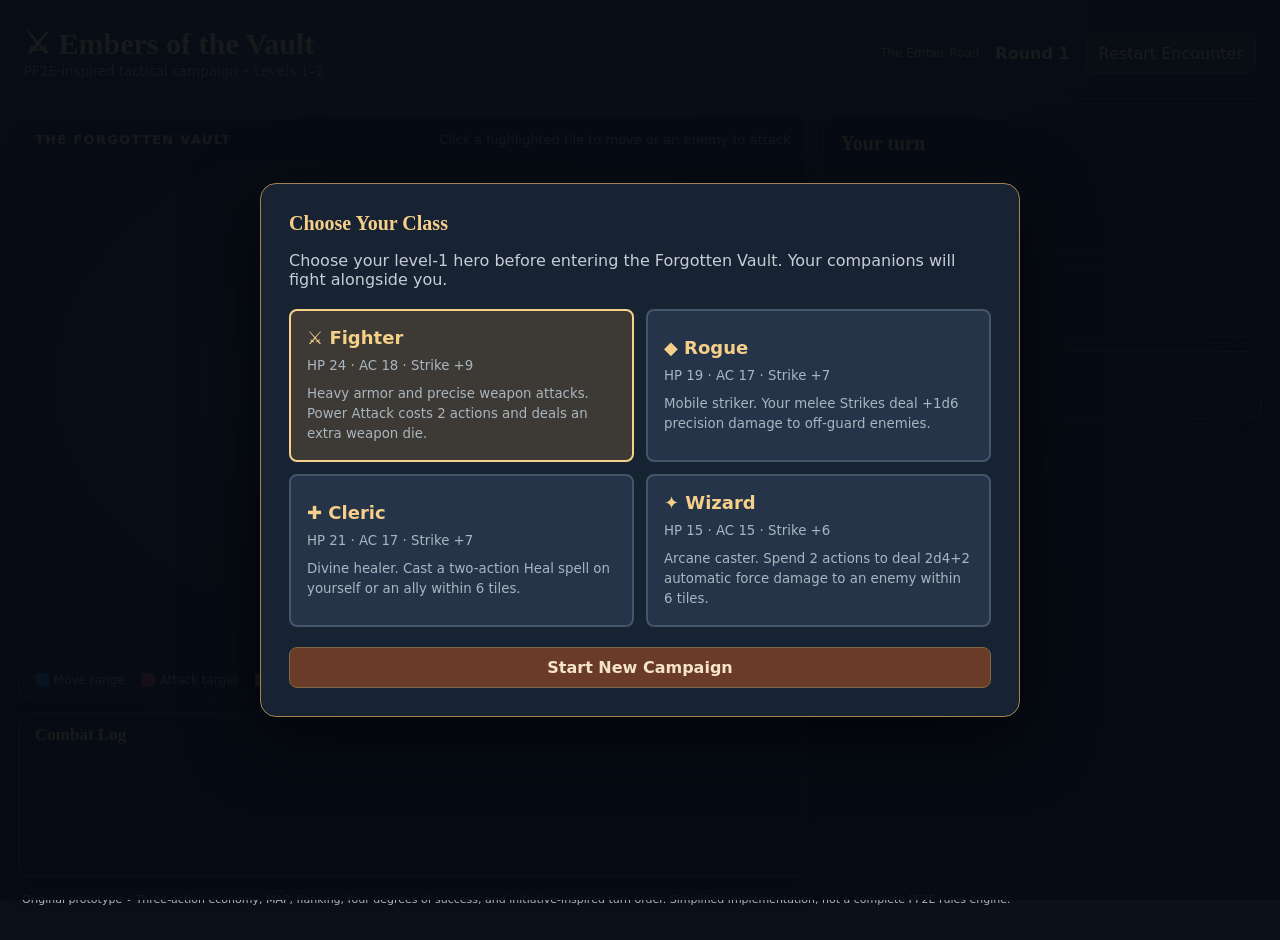
<file: preview/branches/feature--combat-log-under-map/index.html>
<!doctype html><html lang="en"><head><meta charset="utf-8"><meta name="viewport" content="width=device-width,initial-scale=1"><title>Embers of the Vault</title><style>:root{color-scheme:dark;font-family:Inter,system-ui,Segoe UI,sans-serif;background:#0b111b;color:#f1e9d9}*{box-sizing:border-box}body{margin:0;background:radial-gradient(circle at 40% 0%,#26364a,#0b111b 70%)}button{font:inherit;cursor:pointer;border:1px solid #7c6747;background:#332b26;color:#f5e5c6;border-radius:8px;padding:10px 12px}button:hover:not(:disabled){background:#59412c;border-color:#f0b967}button:disabled{opacity:.35;cursor:default}#app{max-width:1510px;margin:auto;padding:18px}header{display:flex;justify-content:space-between;align-items:center;padding:8px 6px 18px;border-bottom:1px solid #4d4d50}h1{font-family:Georgia,serif;font-size:30px;color:#f6cf89;margin:0}small,.hint,footer{color:#a9b5bf}h2{font-family:Georgia,serif;color:#f6cf89;font-size:20px;margin:0 0 12px}.header-right{display:flex;align-items:center;gap:16px}#round{color:#f6cf89;font-weight:700}main{display:grid;grid-template-columns:minmax(0,1.8fr) minmax(320px,1fr);gap:16px;margin-top:16px}.arena,.panel{border:1px solid #39485a;border-radius:12px;background:#131c29;box-shadow:0 8px 30px #0005}.arena{min-height:650px;overflow:hidden}.scene-title{display:flex;justify-content:space-between;gap:12px;padding:16px;color:#e6c28b;font-weight:700;letter-spacing:.1em;font-size:13px}.scene-title span{color:#9fadb9;font-weight:400;letter-spacing:0}#battlefield{width:100%;background:radial-gradient(ellipse at 50% 44%,#32404a,#101823 73%)}#board{display:block;width:100%;height:auto;max-height:660px}.legend{display:flex;flex-wrap:wrap;gap:16px;padding:12px 16px;color:#b6c1c9;font-size:12px}aside{display:flex;flex-direction:column;gap:14px}.panel{padding:16px}.action-pips{display:flex;gap:8px;margin:12px 0}.pip{width:30px;height:30px;border:2px solid #e7bd73;border-radius:50%;background:#a96e31;box-shadow:0 0 10px #b87c3770}.pip.spent{background:transparent;opacity:.4}.actions{display:grid;grid-template-columns:1fr 1fr;gap:8px}.actions button{min-height:43px;text-align:left}.actions button.active{border-color:#68d5ff;background:#234354}.actions button.full{grid-column:1/-1;text-align:center;background:#6a3b26}.hint{font-size:13px;min-height:32px;line-height:1.5}.stats{display:flex;gap:8px;flex-wrap:wrap;font-size:13px}.stat{background:#263449;padding:7px;border-radius:6px}.unit-row{display:flex;align-items:center;gap:9px;padding:8px 0;border-bottom:1px solid #344052;font-size:13px}.unit-row:last-child{border:0}.unit-row .name{flex:1}.unit-row .hp{font-variant-numeric:tabular-nums;color:#e7caa0}.unit-row.dead{opacity:.35}.bar{width:75px;height:7px;background:#513333;border-radius:9px;overflow:hidden}.bar>div{height:100%;background:#65b879}.log-panel{flex:1;min-height:210px}#log{height:210px;overflow-y:auto;font-size:12px;line-height:1.55;color:#cad4dd}#log p{margin:0;padding:5px 0;border-bottom:1px solid #273343}#log strong{color:#eac68b}footer{font-size:11px;padding:16px 4px}.tile{stroke:#64717a;stroke-width:1.5;cursor:pointer}.tile:hover{stroke:#ffdf9c;stroke-width:3}.unit{cursor:pointer}.unit text{pointer-events:none;font-weight:800;paint-order:stroke;stroke:#111827;stroke-width:4px}.target-ring{fill:none;stroke:#f46e67;stroke-width:4;stroke-dasharray:7 5}.selected-ring{fill:none;stroke:#f9d782;stroke-width:4}@media(max-width:900px){main{grid-template-columns:1fr}.arena{min-height:0}.scene-title{flex-direction:column}.panel{padding:13px}}

.class-screen{position:fixed;inset:0;z-index:20;background:#070c14ee;display:flex;align-items:center;justify-content:center;padding:20px;overflow:auto}.class-screen.hidden{display:none}.class-dialog{width:min(760px,100%);padding:28px;border:1px solid #a5824e;border-radius:16px;background:#172332;box-shadow:0 20px 70px #000b}.class-dialog>p{color:#c6cdd4}.class-choices{display:grid;grid-template-columns:repeat(2,minmax(0,1fr));gap:12px;margin:20px 0}.class-choice{padding:16px;text-align:left;min-height:145px;background:#263449;border:2px solid #45556a}.class-choice.selected{border-color:#f6cf89;background:#3d3a35}.class-choice strong{display:block;color:#f6cf89;font-size:18px}.class-choice small{display:block;margin-top:8px;line-height:1.5}.begin-game{width:100%;font-weight:700;background:#6a3b26}.class-choices button:focus-visible,.begin-game:focus-visible{outline:3px solid #68d5ff;outline-offset:2px}@media(max-width:600px){.class-choices{grid-template-columns:1fr}.class-dialog{padding:18px}}

.campaign-stats{display:grid;grid-template-columns:repeat(3,1fr);gap:10px;margin:18px 0}.campaign-stats>div{padding:12px;background:#263449;border-radius:8px}.campaign-stats strong{display:block;color:#f6cf89;font-size:19px}.campaign-buttons{display:flex;flex-wrap:wrap;gap:10px;margin-top:20px}.campaign-buttons button:first-child{flex:1;background:#6a3b26}.campaign-buttons button:disabled{opacity:.35}.begin-game.secondary{margin-top:10px;background:#263449}#campaignInventory{line-height:1.8;color:#d4dce2}#campaignStory{line-height:1.6}#campaignBadge{font-size:12px;color:#eac68b}h3{color:#eac68b;font-family:Georgia,serif}@media(max-width:600px){.campaign-stats{grid-template-columns:1fr}.campaign-buttons{flex-direction:column}}

.camp-options{display:grid;grid-template-columns:repeat(2,minmax(0,1fr));gap:9px;margin:10px 0 20px}.camp-option{display:block;text-align:left;background:#263449;border:1px solid #586777;border-radius:8px;padding:10px;min-height:54px}.camp-option.selected{border:2px solid #f6cf89;background:#3c3c35}.camp-option:disabled{opacity:.4}.camp-option small{display:block;line-height:1.5;margin-top:5px}.camp-option strong{color:#f6cf89}.camp-note{color:#b6c1c9;font-size:13px;grid-column:1/-1}.equipment-line{padding:7px 0;color:#d4dce2}@media(max-width:600px){.camp-options{grid-template-columns:1fr}}

.hero-sheet{background:#202e40;border:1px solid #45576d;border-radius:10px;padding:14px;margin:10px 0 22px}.hero-sheet-head{display:flex;justify-content:space-between;gap:10px;align-items:center;color:#f6cf89}.hero-sheet-head span{color:#b6c1c9;font-size:12px}.hero-sheet-grid{display:grid;grid-template-columns:repeat(4,minmax(0,1fr));gap:8px;margin:14px 0}.hero-sheet-grid>div{background:#304057;border-radius:7px;padding:10px}.hero-sheet-grid small{display:block;color:#b6c1c9;font-size:11px}.hero-sheet-grid strong{display:block;font-size:22px;color:#f6cf89;margin-top:3px}.hero-breakdown{display:grid;grid-template-columns:max-content 1fr;gap:8px 14px;font-size:12px;color:#c9d2db;line-height:1.5}.hero-breakdown strong{color:#eac68b}@media(max-width:600px){.hero-sheet-grid{grid-template-columns:repeat(2,1fr)}.hero-breakdown{grid-template-columns:1fr;gap:3px}.hero-breakdown span{margin-bottom:8px}}

/* Combat layout: map and compact scrolling log share the left column. */
.battle-column{display:flex;flex-direction:column;gap:12px;min-width:0}
.battle-column .arena{min-height:0}
.battle-column #board{max-height:min(56vh,560px)}
.battle-column .log-panel{flex:none;min-height:0;padding:12px 16px}
.battle-column .log-panel h2{font-size:17px;margin-bottom:7px}
.battle-column #log{height:112px;overflow-y:auto}
@media(max-width:900px){.battle-column #board{max-height:60vh}.battle-column #log{height:110px}}
</style></head><body><div id="app"><div id="classScreen" class="class-screen"><div class="class-dialog"><h2>Choose Your Class</h2><p>Choose your level-1 hero before entering the Forgotten Vault. Your companions will fight alongside you.</p><div id="classChoices" class="class-choices"><p id="classLoading">Loading available classes…</p></div><button id="beginGame" class="begin-game">Start New Campaign</button><button id="continueGame" class="begin-game secondary" hidden>Continue Saved Campaign</button></div></div><div id="campaignScreen" class="class-screen hidden" role="dialog" aria-label="Campaign camp"><div class="class-dialog"><h2 id="campaignTitle">The Ember Road</h2><p id="campaignStory"></p><div id="campaignStats" class="campaign-stats"></div><h3>Your Character</h3><div id="campHeroSheet"></div><h3>Level-Up Choices</h3><div id="featChoices" class="camp-options"></div><h3>Equipment & Inventory</h3><div id="campaignInventory"></div><div id="equipmentChoices" class="camp-options"></div><h3>Choose Two Companions</h3><div id="partyChoices" class="camp-options"></div><div class="campaign-buttons"><button id="campaignNext">Continue Adventure</button><button id="campaignRest">Rest at Camp</button><button id="campaignNew">New Campaign</button></div><p class="hint" id="campaignNote"></p></div></div><header><div><h1>⚔ Embers of the Vault</h1><small>PF2E-inspired tactical campaign • Levels 1–2</small></div><div class="header-right"><span id="campaignBadge">The Ember Road</span><span id="round">Round 1</span><button id="restart">Restart Encounter</button></div></header><main><div class="battle-column"><section class="arena"><div class="scene-title"><strong id="encounterTitle">THE FORGOTTEN VAULT</strong> <span>Click a highlighted tile to move or an enemy to attack</span></div><div id="battlefield"><svg id="board" viewBox="0 0 980 620" role="img" aria-label="Isometric tactical battle grid"></svg></div><div class="legend"><span>🟦 Move range</span><span>🟥 Attack target</span><span>🟨 Selected</span><span>⚔ Critical: +10 over AC</span></div></section><section class="panel log-panel"><h2>Combat Log</h2><div id="log" aria-live="polite"></div></section></div><aside><section class="panel"><h2 id="actorName">Your turn</h2><div id="actorStats"></div><div class="action-pips" id="pips"></div><div id="actions" class="actions"></div><p class="hint" id="hint"></p></section><section class="panel"><h2>Character Sheet</h2><div id="combatHeroSheet"></div></section><section class="panel"><h2>Party & Enemies</h2><div id="roster"></div></section></aside></main><footer>Original prototype • Three-action economy, MAP, flanking, four degrees of success, and initiative-inspired turn order. Simplified implementation, not a complete PF2E rules engine.</footer></div><script>window.addEventListener('error',function(e){var c=document.getElementById('classChoices');if(c&&document.getElementById('classLoading'))c.innerHTML='<p style="color:#ffb4a8">Game startup failed. Please report: '+String(e.message).replace(/[&<>]/g,'')+'</p>';});</script><script>'use strict';
const W=9,H=8,CX=490,CY=105,TW=90,TH=45;
const terrain=new Set(['3,2','5,3','2,5','6,5']);
const classes={
fighter:{name:'Fighter',hp:24,ac:18,attack:9,damage:8,icon:'⚔',color:'#6ab5e8',special:'Power Attack',description:'Heavy armor and precise weapon attacks. Power Attack costs 2 actions and deals an extra weapon die.'},
rogue:{name:'Rogue',hp:19,ac:17,attack:7,damage:6,icon:'◆',color:'#a7d5a2',special:'Sneak Attack',description:'Mobile striker. Your melee Strikes deal +1d6 precision damage to off-guard enemies.'},
cleric:{name:'Cleric',hp:21,ac:17,attack:7,damage:6,icon:'✚',color:'#e6c883',special:'Heal',description:'Divine healer. Cast a two-action Heal spell on yourself or an ally within 6 tiles.'},
wizard:{name:'Wizard',hp:15,ac:15,attack:6,damage:4,icon:'✦',color:'#b6a3f1',special:'Force Barrage',description:'Arcane caster. Spend 2 actions to deal 2d4+2 automatic force damage to an enemy within 6 tiles.'}
};
let chosenClass='fighter',started=false,specialMode=false;
const SAVE_KEY='embers-vault-campaign-v1';
const chapters=[
{title:'The Forgotten Vault',story:'A sealed crypt has opened beneath the old road. Find the missing brass key before the raiders claim it.',xp:500,silver:18,loot:'Runed Brass Key',enemies:[]},
{title:'The Ashen Crossing',story:'Tracks lead to a ruined crossing. A band of raiders guards the bridge to the ember shrine.',xp:500,silver:26,loot:'Reinforced Armor',enemies:[{id:'bandit1',name:'Ash Raider',x:6,y:1,hp:18,ac:16,attack:8,damage:6,init:18,icon:'☠'},{id:'bandit2',name:'Bridge Archer',x:7,y:2,hp:16,ac:16,attack:7,damage:5,init:13,icon:'➶'},{id:'brute',name:'Ashen Brute',x:7,y:0,hp:28,ac:17,attack:9,damage:8,init:11,icon:'♜'}]},
{title:'The Ember Shrine',story:'The warden of the shrine awakens. Defeat its guardians and recover the ember relic.',xp:600,silver:45,loot:'Emberforged Weapon',enemies:[{id:'cult1',name:'Ember Acolyte',x:6,y:1,hp:21,ac:17,attack:9,damage:7,init:18,icon:'✦'},{id:'cult2',name:'Shrine Sentinel',x:7,y:2,hp:24,ac:18,attack:9,damage:7,init:13,icon:'♜'},{id:'boss3',name:'Ember Warden',x:7,y:0,hp:38,ac:19,attack:10,damage:9,init:11,icon:'🔥'}]}
];
const items={
'Runed Brass Key':{slot:null,description:'Quest item. Opens the way to the shrine.'},
'Reinforced Armor':{slot:'armor',description:'+1 AC while equipped.'},
'Emberforged Weapon':{slot:'weapon',description:'+2 Strike attack and damage while equipped.'}
};
const companions={
cleric:{name:'Mira • Cleric',hp:19,ac:16,attack:6,damage:5,init:16,icon:'✚',color:'#e6c883',description:'Support healer. Casts Heal on wounded allies.'},
rogue:{name:'Vex • Rogue',hp:17,ac:17,attack:7,damage:6,init:19,icon:'◆',color:'#a7d5a2',description:'Fast melee skirmisher.'},
fighter:{name:'Bram • Fighter',hp:25,ac:18,attack:8,damage:8,init:14,icon:'⚔',color:'#8ab6dc',description:'Armored front-line defender.'},
wizard:{name:'Lyra • Wizard',hp:15,ac:15,attack:6,damage:4,init:17,icon:'✦',color:'#b9a1e6',description:'Casts ranged Force Barrage.'}
};
const feats={
fighter:[{id:'heavy_strike',name:'Forceful Assault',description:'Your two-action Power Attack deals +4 additional damage on a hit.'},{id:'iron_guard',name:'Iron Guard',description:'Gain +1 AC at all times.'}],
rogue:[{id:'precise_sneak',name:'Precise Sneak',description:'Sneak Attack deals an extra 1d6 precision damage against flanked foes.'},{id:'nimble_defense',name:'Nimble Defense',description:'Gain +1 AC at all times.'}],
cleric:[{id:'healing_hands',name:'Healing Hands',description:'Your Heal spell restores an extra 4 HP.'},{id:'blessed_armor',name:'Blessed Armor',description:'Gain +1 AC at all times.'}],
wizard:[{id:'potent_barrage',name:'Potent Barrage',description:'Force Barrage deals an extra 1d4 force damage.'},{id:'arcane_ward',name:'Arcane Ward',description:'Gain +1 AC at all times.'}]
};
let campaign=null,combatSession=0;
function normalizeCampaign(c){if(!c)return c;c.equipment=c.equipment&&typeof c.equipment==='object'?c.equipment:{weapon:null,armor:null};c.party=Array.isArray(c.party)?c.party.filter(id=>companions[id]).slice(0,2):['cleric','rogue'];if(c.party.length!==2||new Set(c.party).size!==2)c.party=['cleric','rogue'];c.feat=typeof c.feat==='string'?c.feat:null;return c;}
function featPicked(id){return campaign?.feat===id}

function heroStats(){const c=classes[campaign.classId],lvl=campaign.level,armor=campaign.equipment?.armor==='Reinforced Armor'?1:0,weapon=campaign.equipment?.weapon==='Emberforged Weapon'?2:0,featArmor=['iron_guard','nimble_defense','blessed_armor','arcane_ward'].includes(campaign.feat)?1:0;return {hp:c.hp+(lvl-1)*8,ac:c.ac+(lvl-1)+armor+featArmor,attack:c.attack+(lvl-1)+weapon,damage:c.damage+(lvl-1)+weapon,baseAc:c.ac,levelBonus:lvl-1,armorBonus:armor,featBonus:featArmor,weaponBonus:weapon};}
function heroSheetMarkup(){if(!campaign)return '';const s=heroStats(),armor=campaign.equipment?.armor||'Starter Armor',weapon=campaign.equipment?.weapon||'Starter Weapon',feat=feats[campaign.classId].find(f=>f.id===campaign.feat);return '<div class="hero-sheet"><div class="hero-sheet-head"><strong>Kael · Level '+campaign.level+' '+escapeHTML(classes[campaign.classId].name)+'</strong><span>'+campaign.xp+' XP</span></div><div class="hero-sheet-grid"><div><small>Maximum HP</small><strong>'+s.hp+'</strong></div><div><small>Armor Class</small><strong>'+s.ac+'</strong></div><div><small>Strike bonus</small><strong>+'+s.attack+'</strong></div><div><small>Strike damage</small><strong>'+s.damage+' base</strong></div></div><div class="hero-breakdown"><strong>AC breakdown</strong><span>Class '+s.baseAc+' + level '+s.levelBonus+' + armor '+s.armorBonus+' + feat '+s.featBonus+' = <b>'+s.ac+'</b></span><strong>Attack breakdown</strong><span>Class +'+classes[campaign.classId].attack+' + level '+s.levelBonus+' + weapon '+s.weaponBonus+' = <b>+'+s.attack+'</b></span><strong>Equipped</strong><span>'+escapeHTML(armor)+' · '+escapeHTML(weapon)+'</span><strong>Class feat</strong><span>'+escapeHTML(feat?.name||'Not selected yet')+'</span></div></div>';}

function campaignOptions(){const levelUp=$('featChoices'),equipment=$('equipmentChoices'),party=$('partyChoices');
levelUp.innerHTML=campaign.level<2?'<p class="camp-note">Reach level 2 (1,000 XP) to select a class feat.</p>':campaign.feat?'<p class="camp-note">Selected feat: <strong>'+escapeHTML(feats[campaign.classId].find(f=>f.id===campaign.feat)?.name||campaign.feat)+'</strong>. This choice is permanent for this campaign.</p>':feats[campaign.classId].map(f=>'<button class="camp-option" data-feat="'+f.id+'"><strong>'+f.name+'</strong><small>'+f.description+'</small></button>').join('');
levelUp.querySelectorAll('[data-feat]').forEach(b=>b.addEventListener('click',()=>{if(campaign.level<2||campaign.feat)return;campaign.feat=b.dataset.feat;campaignStatus('New class feat learned! '+feats[campaign.classId].find(f=>f.id===campaign.feat).description)}));
const equippable=campaign.inventory.filter(id=>items[id]?.slot);
equipment.innerHTML='<div class="camp-note">Weapon: '+escapeHTML(campaign.equipment.weapon||'Starter Weapon')+' · Armor: '+escapeHTML(campaign.equipment.armor||'Starter Armor')+'</div>'+(equippable.length?equippable.map(id=>'<button class="camp-option '+(campaign.equipment[items[id].slot]===id?'selected':'')+'" data-item="'+escapeHTML(id)+'"><strong>'+(campaign.equipment[items[id].slot]===id?'✓ Equipped: ':'Equip: ')+escapeHTML(id)+'</strong><small>'+items[id].description+'</small></button>').join(''):'<p class="camp-note">Win encounters to find equipment.</p>');
equipment.querySelectorAll('[data-item]').forEach(b=>b.addEventListener('click',()=>{const id=b.dataset.item;if(!campaign.inventory.includes(id)||!items[id]?.slot)return;const slot=items[id].slot;campaign.equipment[slot]=campaign.equipment[slot]===id?null:id;campaignStatus('Equipment updated. Bonuses apply in the next encounter.')}));
party.innerHTML=Object.entries(companions).map(([id,c])=>'<button class="camp-option '+(campaign.party.includes(id)?'selected':'')+'" data-companion="'+id+'"><strong>'+(campaign.party.includes(id)?'✓ ':'')+escapeHTML(c.name)+'</strong><small>'+c.description+'</small></button>').join('');
party.querySelectorAll('[data-companion]').forEach(b=>b.addEventListener('click',()=>{const id=b.dataset.companion;if(campaign.party.includes(id)){if(campaign.party.length<=1)return;campaign.party=campaign.party.filter(v=>v!==id)}else if(campaign.party.length<2){campaign.party.push(id)}else{campaign.party.shift();campaign.party.push(id)}campaignStatus('Party updated. Select two companions before entering combat.')}));
}

function freshCampaign(){return normalizeCampaign({classId:chosenClass,chapter:0,xp:0,level:1,silver:0,inventory:[],potions:2,hp:null,companionHp:{},cleared:false});}
function saveCampaign(){try{localStorage.setItem(SAVE_KEY,JSON.stringify(campaign))}catch(e){console.warn('Campaign save unavailable',e)}}
function loadCampaign(){try{const s=JSON.parse(localStorage.getItem(SAVE_KEY));if(s&&classes[s.classId]&&Number.isInteger(s.chapter)&&s.chapter>=0&&s.chapter<chapters.length&&Array.isArray(s.inventory))return normalizeCampaign(s);}catch(e){}return null}
function updateContinue(){const b=$('continueGame');b.hidden=!loadCampaign();}
function campaignStatus(message){$('classScreen').classList.add('hidden');$('campaignScreen').classList.remove('hidden');$('campaignTitle').textContent=campaign.cleared?'The Ember Road — Complete':'The Ember Road — Camp';$('campaignStory').textContent=message||chapters[campaign.chapter].story;$('campaignStats').innerHTML='<div><strong>Level '+campaign.level+'</strong>'+escapeHTML(classes[campaign.classId].name)+'</div><div><strong>'+campaign.xp+' / '+(campaign.level*1000)+' XP</strong>Progress</div><div><strong>'+campaign.silver+' sp</strong>Coin</div>';$('campaignInventory').textContent=(campaign.inventory.length?campaign.inventory.join(' · '):'No treasures collected yet')+' · '+campaign.potions+' healing potion(s)';campaignOptions();$('campHeroSheet').innerHTML=heroSheetMarkup();$('campaignNext').textContent=campaign.cleared?'Campaign Complete':'Enter: '+chapters[campaign.chapter].title;$('campaignNext').disabled=campaign.cleared||campaign.party.length!==2||(campaign.level>=2&&!campaign.feat);$('campaignNote').textContent='Progress saves automatically in this browser. Choose exactly two companions. Level 2 requires a feat selection. Rest restores HP and potions (2).';$('campaignBadge').textContent='Level '+campaign.level+' · '+campaign.xp+' XP · '+campaign.silver+' sp';saveCampaign();}
function startNewCampaign(){chosenClass=chosenClass||'fighter';campaign=freshCampaign();started=true;campaignStatus('The old road is dangerous, but your party has a lead. '+chapters[0].story)}
function startEncounter(){if(!campaign||campaign.cleared||campaign.party.length!==2||(campaign.level>=2&&!campaign.feat))return;chosenClass=campaign.classId;$('campaignScreen').classList.add('hidden');$('classScreen').classList.add('hidden');started=true;reset();}
function completeEncounter(){if(!campaign||campaign.cleared)return;const ch=chapters[campaign.chapter];campaign.xp+=ch.xp;campaign.silver+=ch.silver;campaign.inventory.push(ch.loot);campaign.hp=Math.max(1,units[0].hp);for(const a of units.filter(v=>v.team==='ally'&&!v.player))campaign.companionHp[a.id]=Math.max(1,a.hp);let levelMessage='';while(campaign.level<2&&campaign.xp>=campaign.level*1000){campaign.level++;campaign.hp+=8;levelMessage=' LEVEL UP! You reached level '+campaign.level+'. Choose one class feat at camp to continue.'}campaign.chapter++;if(campaign.chapter>=chapters.length){campaign.chapter=chapters.length-1;campaign.cleared=true;}campaignStatus('Victory at '+ch.title+'! Earned '+ch.xp+' XP, '+ch.silver+' silver, and '+ch.loot+'.'+levelMessage+(campaign.cleared?' The Ember Road is safe for now.':' Next: '+chapters[campaign.chapter].story));}
function failEncounter(){campaign.hp=null;campaign.companionHp={};campaignStatus('Your party was defeated and retreated to camp. You may rest and try this encounter again. No loot or XP was awarded.')}
function restAtCamp(){campaign.hp=null;campaign.companionHp={};campaign.potions=2;campaignStatus('The party rests, heals to full, and replenishes its healing potions.')}

function configureHero(){const c=classes[chosenClass],level=campaign?.level||1,armor=campaign?.equipment?.armor==='Reinforced Armor'?1:0,weapon=campaign?.equipment?.weapon==='Emberforged Weapon'?2:0,featArmor=['iron_guard','nimble_defense','blessed_armor','arcane_ward'].includes(campaign?.feat)?1:0;const max=c.hp+(level-1)*8;Object.assign(units[0],{name:'Kael • '+c.name,hp:Math.min(max,campaign?.hp??max),max,ac:c.ac+(level-1)+armor+featArmor,attack:c.attack+(level-1)+weapon,damage:c.damage+(level-1)+weapon,icon:c.icon,color:c.color,classId:chosenClass});}
function showClassSelection(){started=false;busy=true;const screen=$('classScreen');screen.classList.remove('hidden');const choices=$('classChoices');choices.innerHTML=Object.entries(classes).map(([id,c])=>`<button type="button" class="class-choice ${chosenClass===id?'selected':''}" data-class="${id}" aria-pressed="${chosenClass===id}"><strong>${c.icon} ${c.name}</strong><small>HP ${c.hp} · AC ${c.ac} · Strike +${c.attack}</small><small>${c.description}</small></button>`).join('');choices.querySelectorAll('button').forEach(b=>b.addEventListener('click',()=>{chosenClass=b.dataset.class;showClassSelection()}));}
function beginGame(){startNewCampaign();}
const baseUnits=[
{id:'hero',name:'Kael • Fighter (You)',team:'ally',x:2,y:6,hp:24,max:24,ac:18,attack:9,damage:8,init:21,icon:'⚔',color:'#6ab5e8',player:true},
{id:'cleric',name:'Mira • Cleric',team:'ally',x:1,y:6,hp:19,max:19,ac:16,attack:6,damage:5,init:16,icon:'✚',color:'#e6c883'},
{id:'rogue',name:'Vex • Rogue',team:'ally',x:2,y:7,hp:17,max:17,ac:17,attack:7,damage:6,init:19,icon:'◆',color:'#a7d5a2'},
{id:'gob1',name:'Goblin Cutter',team:'enemy',x:6,y:1,hp:14,max:14,ac:16,attack:7,damage:5,init:18,icon:'☠',color:'#d98475'},
{id:'gob2',name:'Goblin Scout',team:'enemy',x:7,y:2,hp:14,max:14,ac:16,attack:7,damage:5,init:13,icon:'☠',color:'#d98475'},
{id:'boss',name:'Vault Warden',team:'enemy',x:7,y:0,hp:25,max:25,ac:17,attack:8,damage:7,init:11,icon:'♜',color:'#d36a75'}];
let units,order,turn,round,actions,attacks,mode,guard,finished,busy;
const $=id=>document.getElementById(id),roll=n=>1+Math.floor(Math.random()*n),alive=u=>u.hp>0,unitAt=(x,y)=>units.find(u=>alive(u)&&u.x===x&&u.y===y),inside=(x,y)=>x>=0&&x<W&&y>=0&&y<H&&!terrain.has(`${x},${y}`),dist=(a,b)=>Math.abs(a.x-b.x)+Math.abs(a.y-b.y),current=()=>units.find(u=>u.id===order[turn]);
function say(s){const p=document.createElement('p');p.innerHTML=s;$('log').prepend(p)}
function reset(){combatSession++;units=baseUnits.map(u=>({...u}));configureHero();const ch=chapters[campaign.chapter];if(ch.enemies.length){units=units.filter(u=>u.team==='ally').concat(ch.enemies.map(e=>({...e,team:'enemy',max:e.hp,color:'#d98475'})))}units=units.filter(v=>v.player||v.team==='enemy').concat(campaign.party.map((id,i)=>({...companions[id],id,team:'ally',x:i===0?1:2,y:i===0?6:7,max:companions[id].hp,hp:Math.min(companions[id].hp,campaign.companionHp[id]??companions[id].hp)})));specialMode=false;order=[...units].sort((a,b)=>b.init-a.init).map(u=>u.id);turn=0;round=1;actions=3;attacks=0;mode='move';guard=false;finished=false;busy=false;$('log').innerHTML='';$('encounterTitle').textContent=ch.title.toUpperCase();$('campaignBadge').textContent='Level '+campaign.level+' · '+campaign.xp+' XP · '+campaign.silver+' sp';say('<strong>'+escapeHTML(ch.title)+' begins!</strong> '+escapeHTML(ch.story));advanceDead();render();if(!current().player)nextAI()}
function point(x,y){return [CX+(x-y)*TW/2,CY+(x+y)*TH/2]}
function polygon(x,y){let [px,py]=point(x,y);return `${px},${py-TH/2} ${px+TW/2},${py} ${px},${py+TH/2} ${px-TW/2},${py}`}
function reachable(u){let q=[[u.x,u.y,0]],seen=new Set([`${u.x},${u.y}`]),out=new Map();for(let i=0;i<q.length;i++){let [x,y,d]=q[i];if(d>=4)continue;for(let [dx,dy] of [[1,0],[-1,0],[0,1],[0,-1]]){let nx=x+dx,ny=y+dy,k=`${nx},${ny}`;if(!inside(nx,ny)||seen.has(k)||unitAt(nx,ny))continue;seen.add(k);out.set(k,d+1);q.push([nx,ny,d+1])}}return out}
function escapeHTML(s){return s.replace(/[&<>"']/g,c=>({'&':'&amp;','<':'&lt;','>':'&gt;','"':'&quot;',"'":'&#39;'}[c]))}
function render(){let u=current(),svg=$('board');let r=u&&u.player&&actions>0&&mode==='move'?reachable(u):new Map();let html='<defs><linearGradient id="floor" x2="0" y2="1"><stop stop-color="#455462"/><stop offset="1" stop-color="#263641"/></linearGradient></defs>';
for(let sum=0;sum<W+H-1;sum++)for(let x=0;x<W;x++){let y=sum-x;if(y<0||y>=H)continue;let [px,py]=point(x,y),wall=terrain.has(`${x},${y}`),move=r.has(`${x},${y}`),target=u&&u.player&&mode==='attack'&&units.some(t=>alive(t)&&t.team==='enemy'&&t.x===x&&t.y===y&&dist(u,t)===1);let fill=wall?'#675d58':move?'#29556c':target?'#703c40':(x+y)%2?'#344553':'#3b4d5b';html+=`<polygon class="tile" data-x="${x}" data-y="${y}" points="${polygon(x,y)}" fill="${fill}"/>`;if(wall)html+=`<rect x="${px-18}" y="${py-22}" width="36" height="29" fill="#8c7e70" stroke="#b5a18a"/><path d="M${px-18} ${py-12}h36 M${px} ${py-22}v29" stroke="#514d4a"/>`}
for(let u of [...units].filter(alive).sort((a,b)=>(a.x+a.y)-(b.x+b.y))){let [px,py]=point(u.x,u.y);html+=`<g class="unit" data-unit="${u.id}"><ellipse cx="${px}" cy="${py+8}" rx="24" ry="11" fill="#05080c99"/>${current()===u?`<ellipse class="selected-ring" cx="${px}" cy="${py+2}" rx="26" ry="13"/>`:''}<circle cx="${px}" cy="${py-17}" r="21" fill="${u.color}" stroke="#f7e7c8" stroke-width="2"/><text x="${px}" y="${py-10}" font-size="23" text-anchor="middle" fill="#14232b">${u.icon}</text><rect x="${px-22}" y="${py-48}" width="44" height="6" rx="3" fill="#541f2a"/><rect x="${px-22}" y="${py-48}" width="${44*u.hp/u.max}" height="6" rx="3" fill="#6cda8d"/></g>`}
svg.innerHTML=html;svg.querySelectorAll('[data-x]').forEach(e=>e.addEventListener('click',()=>clickTile(+e.dataset.x,+e.dataset.y)));svg.querySelectorAll('[data-unit]').forEach(e=>e.addEventListener('click',ev=>{ev.stopPropagation();let t=units.find(v=>v.id===e.dataset.unit);clickTile(t.x,t.y)}));
$('round').textContent=`Round ${round}`;$('actorName').textContent=finished?'Encounter Complete':u?.name||'Encounter';$('actorStats').innerHTML=u?`<div class="stats"><span class="stat">HP ${u.hp}/${u.max}</span><span class="stat">AC ${u.ac+(u.guarded?2:0)}</span><span class="stat">Attack +${u.attack}</span><span class="stat">${u.player?'Your turn':u.team==='ally'?'AI ally':'Enemy turn'}</span></div>`:'';$('pips').innerHTML=Array.from({length:3},(_,i)=>`<span class="pip ${i>=actions?'spent':''}"></span>`).join('');
let controls=[['move','Stride (1 action)'],['attack','Strike (1 action)'],['special',classes[chosenClass].special+(chosenClass==='rogue'?' (passive)':' (2 actions)')],['guard','Raise Shield (+2 AC)'],['heal','Drink Potion (+2d4+2 HP)'],['end','End Turn']];$('actions').innerHTML=controls.map(([id,label])=>`<button data-action="${id}" class="${mode===id?'active ':''}${id==='end'?'full':''}" ${!u?.player||finished||busy||(actions<1||(id==='special'&&(chosenClass==='rogue'||actions<2)))?'disabled':''}>${label}</button>`).join('');$('actions').querySelectorAll('button').forEach(b=>b.addEventListener('click',()=>choose(b.dataset.action)));$('hint').textContent=finished?'Restart to play again.':u?.player?mode==='move'?'Stride: choose a blue tile within 4 squares (simplified 20-foot movement).':mode==='attack'?'Strike: click an adjacent enemy. Multiple attack penalty: 0 / −5 / −10.':mode==='special'?(chosenClass==='cleric'?'Heal: click an ally within 6 tiles.':chosenClass==='wizard'?'Force Barrage: click an enemy within 6 tiles.':'Power Attack: click an adjacent enemy.'):'Select an action.':'Companions and enemies act automatically.';
$('combatHeroSheet').innerHTML=heroSheetMarkup();$('roster').innerHTML=units.map(v=>`<div class="unit-row ${alive(v)?'':'dead'}"><span style="color:${v.color}">${v.icon}</span><span class="name">${escapeHTML(v.name)}</span><div class="bar"><div style="width:${100*v.hp/v.max}%"></div></div><span class="hp">${v.hp}/${v.max}</span></div>`).join('');}
function choose(id){if(!current()?.player||busy||finished)return;let u=current();if(id==='end'){endTurn();return}if(id==='special'&&chosenClass==='rogue')return;if(id==='special'&&actions<2)return;if(id==='guard'){if(!u.guarded){u.guarded=true;actions--;say(`<strong>${u.name}</strong> raises a shield (+2 AC until next turn).`)}else say('Shield already raised.');}else if(id==='heal'){if(campaign.potions<=0){say('No potions left. Rest at camp to replenish.');return}campaign.potions--;saveCampaign();let n=roll(4)+roll(4)+2;u.hp=Math.min(u.max,u.hp+n);actions--;say(`<strong>${u.name}</strong> drinks a potion, healing ${n} HP.`)}else mode=id;render();if(actions===0)endTurn()}
function clickTile(x,y){if(finished||busy||!current()?.player||actions<=0)return;let u=current(),t=unitAt(x,y);if(mode==='move'&&!t&&reachable(u).has(`${x},${y}`)){u.x=x;u.y=y;actions--;say(`<strong>Kael</strong> strides to (${x+1}, ${y+1}).`);render();if(actions===0)endTurn()}else if(mode==='attack'&&t&&t.team==='enemy'&&dist(u,t)===1){strike(u,t);actions--;render();if(!finished&&actions===0)endTurn()}else if(mode==='special'&&t&&dist(u,t)<=6){if(chosenClass==='cleric'&&t.team==='ally'){let n=roll(8)+8+(featPicked('healing_hands')?4:0);t.hp=Math.min(t.max,t.hp+n);actions-=2;say('<strong>Kael</strong> casts Heal on '+escapeHTML(t.name)+', restoring '+n+' HP.');}else if(chosenClass==='wizard'&&t.team==='enemy'){let n=roll(4)+roll(4)+2+(featPicked('potent_barrage')?roll(4):0);t.hp=Math.max(0,t.hp-n);actions-=2;say('<strong>Kael</strong> casts Force Barrage on '+escapeHTML(t.name)+' for '+n+' force damage.');if(!alive(t))say('<strong>'+escapeHTML(t.name)+' falls!</strong>');checkEnd();}else if(chosenClass==='fighter'&&t.team==='enemy'&&dist(u,t)===1){specialMode=true;strike(u,t);specialMode=false;actions-=2;}else{say('Invalid target for this class ability.');return;}mode='move';render();if(!finished&&actions===0)endTurn()}else say('Invalid target for the selected action.')}
function flank(a,t){let friends=units.filter(v=>alive(v)&&v.team===a.team&&v!==a);return friends.some(f=>dist(f,t)===1&&f.x-t.x===t.x-a.x&&f.y-t.y===t.y-a.y)}
function strike(a,t){let die=roll(20),map=[0,-5,-10][Math.min(attacks,2)],bonus=a.attack+map,ac=t.ac+(t.guarded?2:0)-(flank(a,t)?2:0),total=die+bonus,diff=total-ac,degree=diff>=10?3:diff>=0?2:diff<=-10?0:1;if(die===20)degree=Math.min(3,degree+1);if(die===1)degree=Math.max(0,degree-1);let names=['critical failure','failure','success','CRITICAL SUCCESS'],dmg=degree>=2?Math.max(1,a.damage-2+roll(5))*(degree===3?2:1):0;if(a.player&&chosenClass==='rogue'&&degree>=2&&flank(a,t))dmg+=(roll(6)+(featPicked('precise_sneak')?roll(6):0))*(degree===3?2:1);if(a.player&&specialMode&&degree>=2)dmg+=(roll(8)+(featPicked('heavy_strike')?4:0))*(degree===3?2:1);t.hp=Math.max(0,t.hp-dmg);attacks++;say(`<strong>${a.name.split(' •')[0]}</strong> strikes ${t.name}: d20 ${die} ${bonus>=0?'+':''}${bonus} = ${total} vs AC ${ac} — <strong>${names[degree]}</strong>${dmg?`, ${dmg} damage`:''}.${flank(a,t)?' (Off-guard from flanking)':''}`);if(!alive(t))say(`<strong>${t.name} falls!</strong>`);checkEnd()}
function checkEnd(){if(!alive(units[0])){finished=true;busy=false;say('<strong>DEFEAT.</strong> The party retreats to camp.');failEncounter()}else if(units.filter(v=>v.team==='enemy').every(v=>!alive(v))){finished=true;busy=false;say('<strong>VICTORY!</strong> Encounter cleared.');completeEncounter()}render()}
function advanceDead(){while(!finished&&!alive(current())){turn++;if(turn>=order.length){turn=0;round++}}}
function endTurn(){if(finished)return;let old=current();if(old)old.guarded=false;turn++;if(turn>=order.length){turn=0;round++;say(`<strong>Round ${round} begins.</strong>`)}advanceDead();actions=3;attacks=0;mode='move';render();if(!current().player)nextAI()}
function shortestStep(u,target){let q=[[u.x,u.y]],seen=new Set([`${u.x},${u.y}`]),parent=new Map(),found=null;for(let i=0;i<q.length;i++){let [x,y]=q[i];if(Math.abs(x-target.x)+Math.abs(y-target.y)===1){found=[x,y];break}for(let [dx,dy] of [[1,0],[-1,0],[0,1],[0,-1]]){let nx=x+dx,ny=y+dy,k=`${nx},${ny}`;if(!inside(nx,ny)||seen.has(k)||unitAt(nx,ny))continue;seen.add(k);parent.set(k,`${x},${y}`);q.push([nx,ny])}}if(!found)return null;let key=found.join(',');while(parent.has(key)&&parent.get(key)!==`${u.x},${u.y}`)key=parent.get(key);let [x,y]=key.split(',').map(Number);return {x,y}}
function aiAction(){if(finished)return;let u=current();if(u.player){busy=false;render();return}if(actions<=0){endTurn();return}let opponents=units.filter(v=>alive(v)&&v.team!==u.team);if(!opponents.length){checkEnd();return}let nearest=opponents.sort((a,b)=>dist(u,a)-dist(u,b))[0];if(u.id==='wizard'&&dist(u,nearest)<=6&&actions>=2){const n=roll(4)+roll(4)+2;nearest.hp=Math.max(0,nearest.hp-n);actions-=2;say('<strong>'+escapeHTML(u.name.split(' •')[0])+'</strong> casts Force Barrage for '+n+' force damage.');if(!alive(nearest))say('<strong>'+escapeHTML(nearest.name)+' falls!</strong>');checkEnd();render();return}if(u.id==='cleric'){let wounded=units.filter(v=>alive(v)&&v.team==='ally'&&v.hp<=v.max-7).sort((a,b)=>(a.hp/a.max)-(b.hp/b.max))[0];if(wounded&&dist(u,wounded)<=3&&actions>=2){let n=roll(8)+8;wounded.hp=Math.min(wounded.max,wounded.hp+n);actions-=2;say(`<strong>Mira</strong> casts Heal (2 actions), restoring ${n} HP to ${wounded.name.split(' •')[0]}.`);render();return}}
if(dist(u,nearest)===1){strike(u,nearest);actions--;render();return}let step=shortestStep(u,nearest);if(step){u.x=step.x;u.y=step.y;actions--;say(`<strong>${u.name.split(' •')[0]}</strong> strides closer.`)}else actions=0;render()}
function nextAI(){if(finished||current()?.player){busy=false;render();return}const session=combatSession;busy=true;render();let count=0;function tick(){if(session!==combatSession||finished||current()?.player){busy=false;if(session===combatSession)render();return}aiAction();if(++count>100){busy=false;return}setTimeout(tick,370)}setTimeout(tick,400)}
$('beginGame').addEventListener('click',beginGame);
$('restart').addEventListener('click',()=>{combatSession++;if(campaign)campaignStatus('Encounter paused. Continue when ready.');else showClassSelection()});
$('campaignNext').addEventListener('click',startEncounter);
$('campaignRest').addEventListener('click',restAtCamp);
$('campaignNew').addEventListener('click',()=>{combatSession++;$('campaignScreen').classList.add('hidden');showClassSelection()});
$('continueGame').addEventListener('click',()=>{campaign=loadCampaign();if(!campaign)return;chosenClass=campaign.classId;campaignStatus('Welcome back. '+chapters[campaign.chapter].story)});
updateContinue();showClassSelection();
</script></body></html>
</file>
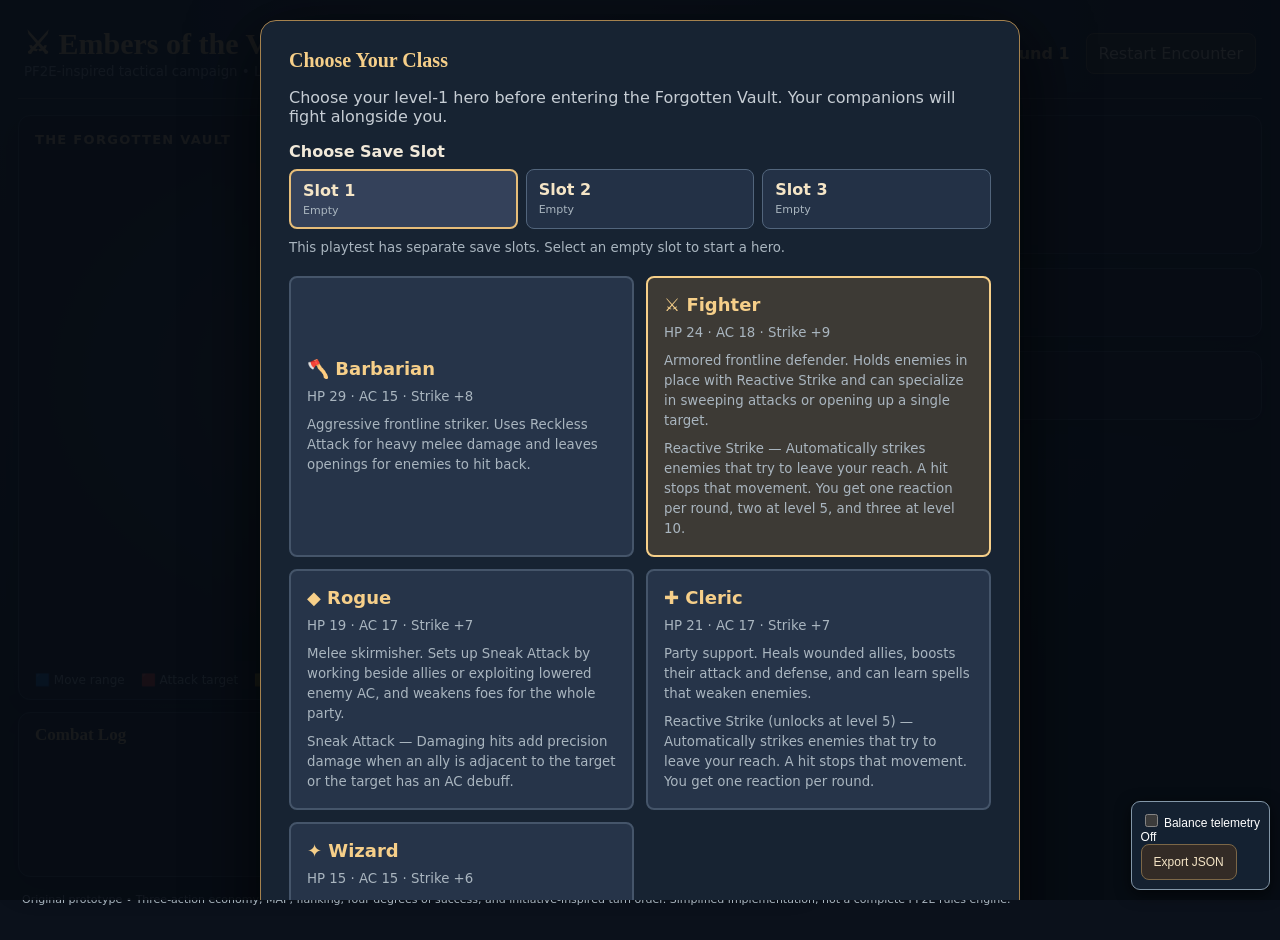
<file: preview/branches/feature--encounter-layouts/index.html>
<!doctype html><html lang="en"><head><meta charset="utf-8"><meta name="viewport" content="width=device-width,initial-scale=1"><title>Embers of the Vault</title><style>:root{color-scheme:dark;font-family:Inter,system-ui,Segoe UI,sans-serif;background:#0b111b;color:#f1e9d9}*{box-sizing:border-box}body{margin:0;background:radial-gradient(circle at 40% 0%,#26364a,#0b111b 70%)}button{font:inherit;cursor:pointer;border:1px solid #7c6747;background:#332b26;color:#f5e5c6;border-radius:8px;padding:10px 12px}button:hover:not(:disabled){background:#59412c;border-color:#f0b967}button:disabled{opacity:.35;cursor:default}#app{max-width:1510px;margin:auto;padding:18px}header{display:flex;justify-content:space-between;align-items:center;padding:8px 6px 18px;border-bottom:1px solid #4d4d50}h1{font-family:Georgia,serif;font-size:30px;color:#f6cf89;margin:0}small,.hint,footer{color:#a9b5bf}h2{font-family:Georgia,serif;color:#f6cf89;font-size:20px;margin:0 0 12px}.header-right{display:flex;align-items:center;gap:16px}#round{color:#f6cf89;font-weight:700}main{display:grid;grid-template-columns:minmax(0,1.8fr) minmax(320px,1fr);gap:16px;margin-top:16px}.arena,.panel{border:1px solid #39485a;border-radius:12px;background:#131c29;box-shadow:0 8px 30px #0005}.arena{min-height:650px;overflow:hidden}.scene-title{display:flex;justify-content:space-between;gap:12px;padding:16px;color:#e6c28b;font-weight:700;letter-spacing:.1em;font-size:13px}.scene-title span{color:#9fadb9;font-weight:400;letter-spacing:0}#battlefield{width:100%;background:radial-gradient(ellipse at 50% 44%,#32404a,#101823 73%)}#board{display:block;width:100%;height:auto;max-height:660px}.legend{display:flex;flex-wrap:wrap;gap:16px;padding:12px 16px;color:#b6c1c9;font-size:12px}aside{display:flex;flex-direction:column;gap:14px}.panel{padding:16px}.action-pips{display:flex;gap:8px;margin:12px 0}.pip{width:30px;height:30px;border:2px solid #e7bd73;border-radius:50%;background:#a96e31;box-shadow:0 0 10px #b87c3770}.pip.spent{background:transparent;opacity:.4}.actions{display:grid;grid-template-columns:1fr 1fr;gap:8px}.actions button{min-height:43px;text-align:left}.actions button.active{border-color:#68d5ff;background:#234354}.actions button.full{grid-column:1/-1;text-align:center;background:#6a3b26}.hint{font-size:13px;min-height:32px;line-height:1.5}.stats{display:flex;gap:8px;flex-wrap:wrap;font-size:13px}.stat{background:#263449;padding:7px;border-radius:6px}.unit-row{display:flex;align-items:center;gap:9px;padding:8px 0;border-bottom:1px solid #344052;font-size:13px}.unit-row:last-child{border:0}.unit-row .name{flex:1}.unit-row .hp{font-variant-numeric:tabular-nums;color:#e7caa0}.unit-row.dead{opacity:.35}.bar{width:75px;height:7px;background:#513333;border-radius:9px;overflow:hidden}.bar>div{height:100%;background:#65b879}.log-panel{flex:1;min-height:210px}#log{height:210px;overflow-y:auto;font-size:12px;line-height:1.55;color:#cad4dd}#log p{margin:0;padding:5px 0;border-bottom:1px solid #273343}#log strong{color:#eac68b}footer{font-size:11px;padding:16px 4px}.tile{stroke:#64717a;stroke-width:1.5;cursor:pointer}.tile:hover{stroke:#ffdf9c;stroke-width:3}.unit{cursor:pointer}.unit text{pointer-events:none;font-weight:800;paint-order:stroke;stroke:#111827;stroke-width:4px}.target-ring{fill:none;stroke:#f46e67;stroke-width:4;stroke-dasharray:7 5}.selected-ring{fill:none;stroke:#f9d782;stroke-width:4}@media(max-width:900px){main{grid-template-columns:1fr}.arena{min-height:0}.scene-title{flex-direction:column}.panel{padding:13px}}

.class-screen{position:fixed;inset:0;z-index:20;background:#070c14ee;display:flex;align-items:center;justify-content:center;padding:20px;overflow:auto}.class-screen.hidden{display:none}.class-dialog{width:min(760px,100%);padding:28px;border:1px solid #a5824e;border-radius:16px;background:#172332;box-shadow:0 20px 70px #000b}.class-dialog>p{color:#c6cdd4}.class-choices{display:grid;grid-template-columns:repeat(2,minmax(0,1fr));gap:12px;margin:20px 0}.class-choice{padding:16px;text-align:left;min-height:145px;background:#263449;border:2px solid #45556a}.class-choice.selected{border-color:#f6cf89;background:#3d3a35}.class-choice strong{display:block;color:#f6cf89;font-size:18px}.class-choice small{display:block;margin-top:8px;line-height:1.5}.begin-game{width:100%;font-weight:700;background:#6a3b26}.class-choices button:focus-visible,.begin-game:focus-visible{outline:3px solid #68d5ff;outline-offset:2px}@media(max-width:600px){.class-choices{grid-template-columns:1fr}.class-dialog{padding:18px}}

.campaign-stats{display:grid;grid-template-columns:repeat(3,1fr);gap:10px;margin:18px 0}.campaign-stats>div{padding:12px;background:#263449;border-radius:8px}.campaign-stats strong{display:block;color:#f6cf89;font-size:19px}.campaign-buttons{display:flex;flex-wrap:wrap;gap:10px;margin-top:20px}.campaign-buttons button:first-child{flex:1;background:#6a3b26}.campaign-buttons button:disabled{opacity:.35}.begin-game.secondary{margin-top:10px;background:#263449}#campaignInventory{line-height:1.8;color:#d4dce2}#campaignStory{line-height:1.6}#campaignBadge{font-size:12px;color:#eac68b}h3{color:#eac68b;font-family:Georgia,serif}@media(max-width:600px){.campaign-stats{grid-template-columns:1fr}.campaign-buttons{flex-direction:column}}

.camp-options{display:grid;grid-template-columns:repeat(2,minmax(0,1fr));gap:9px;margin:10px 0 20px}.camp-option{display:block;text-align:left;background:#263449;border:1px solid #586777;border-radius:8px;padding:10px;min-height:54px}.camp-option.selected{border:2px solid #f6cf89;background:#3c3c35}.camp-option:disabled{opacity:.4}.camp-option small{display:block;line-height:1.5;margin-top:5px}.camp-option strong{color:#f6cf89}.camp-note{color:#b6c1c9;font-size:13px;grid-column:1/-1}.equipment-line{padding:7px 0;color:#d4dce2}@media(max-width:600px){.camp-options{grid-template-columns:1fr}}

.hero-sheet{background:#202e40;border:1px solid #45576d;border-radius:10px;padding:14px;margin:10px 0 22px}.hero-sheet-head{display:flex;justify-content:space-between;gap:10px;align-items:center;color:#f6cf89}.hero-sheet-head span{color:#b6c1c9;font-size:12px}.hero-sheet-grid{display:grid;grid-template-columns:repeat(4,minmax(0,1fr));gap:8px;margin:14px 0}.hero-sheet-grid>div{background:#304057;border-radius:7px;padding:10px}.hero-sheet-grid small{display:block;color:#b6c1c9;font-size:11px}.hero-sheet-grid strong{display:block;font-size:22px;color:#f6cf89;margin-top:3px}.hero-breakdown{display:grid;grid-template-columns:max-content 1fr;gap:8px 14px;font-size:12px;color:#c9d2db;line-height:1.5}.hero-breakdown strong{color:#eac68b}@media(max-width:600px){.hero-sheet-grid{grid-template-columns:repeat(2,1fr)}.hero-breakdown{grid-template-columns:1fr;gap:3px}.hero-breakdown span{margin-bottom:8px}}

/* Combat layout: map and compact scrolling log share the left column. */
.battle-column{display:flex;flex-direction:column;gap:12px;min-width:0}
.battle-column .arena{min-height:0}
.battle-column #board{max-height:min(56vh,560px)}
.battle-column .log-panel{flex:none;min-height:0;padding:12px 16px}
.battle-column .log-panel h2{font-size:17px;margin-bottom:7px}
.battle-column #log{height:112px;overflow-y:auto}
@media(max-width:900px){.battle-column #board{max-height:60vh}.battle-column #log{height:110px}}

.world-map{position:relative;min-height:240px;border-radius:12px;overflow:hidden;margin:12px 0 22px;background:radial-gradient(ellipse at 65% 30%,#564a45,#243b42 65%,#1a2835);border:1px solid #6e695d}.world-links{position:absolute;inset:0;width:100%;height:100%}.world-links line{stroke:#e1b77a88;stroke-width:.55;stroke-dasharray:1.5 1.5}.map-node{position:absolute;transform:translate(-50%,-50%);width:20%;padding:10px 4px;z-index:1;font-size:11px;text-align:center;background:#263449e8}.map-node.available{border:2px solid #f6cf89;background:#55432d}.map-node.selected{box-shadow:0 0 0 3px #74c4d6}@media(max-width:600px){.world-map{min-height:300px}.map-node{width:25%;font-size:9px}}

/* Keep the top of tall campaign dialogs reachable on iPhone Safari. */
.class-screen{align-items:flex-start;justify-content:center;overflow-y:auto;overflow-x:hidden;-webkit-overflow-scrolling:touch;overscroll-behavior-y:contain;min-height:0}
.class-screen .class-dialog{flex:0 0 auto;margin:auto 0;max-width:100%}
@media(max-width:600px){.class-screen{padding:calc(12px + env(safe-area-inset-top,0px)) 12px calc(20px + env(safe-area-inset-bottom,0px))}.class-screen .class-dialog{margin:0 auto}.world-map{touch-action:pan-y}}

#exploreChoices .camp-option,#merchantChoices .camp-option{min-height:76px}#exploreChoices .camp-option:disabled,#merchantChoices .camp-option:disabled{opacity:.48}

.scouting-intel{margin:-8px 0 20px;padding:12px 14px;background:#202e40;border:1px solid #45576d;border-radius:9px}.scouting-intel h4{color:#f6cf89;margin:0 0 10px}.scouting-entry{font-size:12px;line-height:1.6;padding:8px 0;border-top:1px solid #45576d}.scouting-entry strong{color:#eac68b}.scouting-entry div{color:#d4dce2}

.expedition-legend{display:flex;flex-direction:column;gap:5px;flex:0 0 auto;min-width:110px;font-size:13px;line-height:1.3;color:#d4dce2}.expedition-legend strong{font-size:14px;letter-spacing:.06em;color:#f6cf89;margin-bottom:5px}.expedition-map-wrap{width:100%;overflow-x:auto}.expedition-legend{display:flex;gap:12px;flex-wrap:wrap;padding:8px 12px;font-size:12px}.route-map-v3{position:relative;min-width:1000px;height:390px;margin:8px 0 16px;border:1px solid #6c5b45;border-radius:12px;background:radial-gradient(ellipse at center,#d4b183,#b68b5f);overflow:hidden}.route-map-v3 .branch-lines{z-index:0}.route-map-v3 .branch-node{width:52px;height:52px;min-height:0;padding:2px;border-radius:50%;background:#3b312b;color:#f3dfb7;border:2px solid #74634f;font-size:23px;box-shadow:0 3px 8px #38281e55}.route-map-v3 .branch-node small{display:none}.route-map-v3 .branch-node.reachable{background:#355c46;border-color:#c2edb6}.route-map-v3 .branch-node.selected{background:#35644b}.route-map-v3 .branch-node:disabled{opacity:.78}.route-map-v3 .branch-node:focus-visible{outline:3px solid #f8edb1}.route-map-v3 .branch-node:hover:not(:disabled){background:#456d50}
/* Route map: fit the full nine-stage graph inside the camp dialog. */
#campaignScreen .class-dialog{width:min(1180px,calc(100vw - 28px));max-width:1180px}
#campaignScreen .world-map{min-height:0;height:auto;overflow:visible;margin:4px 0 12px;background:none;border:0}
#campaignScreen .expedition-map-wrap{width:100%;overflow:visible}
#campaignScreen .expedition-legend{display:flex;flex-direction:row;align-items:center;justify-content:flex-start;flex-wrap:wrap;min-width:0;gap:6px 18px;margin:0;padding:6px 8px 10px;line-height:1.35}
#campaignScreen .expedition-legend strong{margin:0 8px 0 0}
#campaignScreen .route-map-v3{width:100%;min-width:0;height:310px;margin:0 0 12px}
#campaignScreen .route-map-v3 .branch-node{width:clamp(28px,3.6vw,43px);height:clamp(28px,3.6vw,43px);font-size:clamp(16px,1.8vw,22px)}
@media(max-width:700px){#campaignScreen .class-dialog{width:calc(100vw - 16px);padding:12px}#campaignScreen .route-map-v3{height:255px}#campaignScreen .route-map-v3 .branch-node{width:27px;height:27px;font-size:15px}#campaignScreen .expedition-legend{gap:5px 12px;font-size:11px}}
.branch-map{position:relative;min-width:760px;height:430px;background:linear-gradient(120deg,#1b2935,#263441);border:1px solid #4e6071;border-radius:12px;margin:8px 0 16px}.branch-lines{position:absolute;inset:0;width:100%;height:100%;pointer-events:none}.branch-node{position:absolute;transform:translate(-50%,-50%);width:122px;min-height:55px;display:flex;align-items:center;justify-content:center;flex-direction:column;gap:2px;padding:5px;border:1px solid #526478;border-radius:9px;background:#1a2937;color:#d5dce5;font-size:18px;z-index:1}.branch-node small{font-size:10px;line-height:1.2;max-width:110px;overflow:hidden;text-overflow:ellipsis;white-space:nowrap}.branch-node:disabled{opacity:.55;cursor:default}.branch-node.reachable{border-color:#86d3a9;box-shadow:0 0 0 1px #86d3a955;opacity:1;cursor:pointer}.branch-node.selected{background:#29543f;outline:2px solid #86d3a9}.branch-node:not(:disabled):hover{background:#345063}
.expedition-map{display:flex;gap:12px;padding:18px;overflow-x:auto;min-height:220px}.expedition-stage{display:flex;flex:1;min-width:125px;flex-direction:column;gap:10px;justify-content:center}.expedition-stage strong{text-align:center;color:#eac68b;font-size:12px}.expedition-node{font-size:12px;padding:12px 6px;min-height:52px}.expedition-node.selected{outline:2px solid #74c4d6}@media(max-width:600px){.expedition-map{flex-direction:column}.expedition-stage{min-width:0;flex-direction:row;flex-wrap:wrap}.expedition-stage strong{width:100%}.expedition-node{flex:1;min-width:90px}}

.companion-sheets{display:grid;grid-template-columns:repeat(auto-fit,minmax(180px,1fr));gap:10px;margin-bottom:14px}.companion-sheet{display:flex;flex-direction:column;gap:6px;padding:12px;border:1px solid #526679;border-radius:8px;background:#172534;font-size:13px}.level-row{display:flex;flex-wrap:wrap;gap:8px;padding:12px 0;border-top:1px solid #43566a}.level-row>strong{width:100%}.level-row .camp-option{flex:1;min-width:140px}
#levelModalChoices{display:block;margin:14px 0 18px;text-align:left}
#levelModalChoices .level-modal-row{display:grid;grid-template-columns:repeat(2,minmax(0,1fr));gap:12px;padding:0;border:0;align-items:stretch}
#levelModalChoices .level-modal-row>strong{grid-column:1/-1;display:block;width:auto;font-size:17px;margin-bottom:3px}
#levelModalChoices .level-modal-row .camp-option{width:100%;min-width:0;min-height:90px;padding:16px;display:flex;flex-direction:column;justify-content:center;gap:4px}
#levelModalChoices .level-modal-row .camp-option small{margin-top:0}
@media(max-width:520px){#levelModalChoices .level-modal-row{grid-template-columns:1fr}}


.companion-sheets{display:grid;grid-template-columns:repeat(2,minmax(0,1fr));gap:12px;width:100%;margin-bottom:16px}.companion-choices{display:grid;grid-template-columns:repeat(2,minmax(0,1fr));gap:12px;width:100%}.companion-choices .camp-option{width:100%;min-width:0;min-height:88px;align-self:stretch}.companion-sheet{min-width:0}@media(max-width:520px){.companion-sheets,.companion-choices{grid-template-columns:1fr}}
 .save-slots-wrap{margin:10px 0 18px;text-align:left}.save-slots{display:grid;grid-template-columns:repeat(3,minmax(0,1fr));gap:8px;margin:8px 0}.save-slot{display:flex;flex-direction:column;align-items:flex-start;gap:4px;background:#233146;border:1px solid #52657c}.save-slot.selected{border:2px solid #e6bd79;background:#34415a}.save-slot small{font-size:11px;text-align:left}#soundToggle{padding:7px 10px;font-size:12px}@media(max-width:520px){.save-slots{grid-template-columns:1fr}} \n.supply-result-overlay[hidden]{display:none}.supply-result-overlay{position:fixed;inset:0;z-index:1000;background:#060b13d9;display:flex;align-items:center;justify-content:center;padding:20px;backdrop-filter:blur(5px)}.supply-result-dialog{width:min(440px,100%);border:2px solid #a67d43;border-radius:16px;background:linear-gradient(160deg,#263246,#111a27 75%);box-shadow:0 22px 90px #000c,0 0 38px #c9943b33;padding:30px;text-align:center;color:#f1e9d9}.supply-result-emblem{font-size:45px;color:#f6cf89}.supply-result-dialog h2{font-size:26px;margin:10px 0}.supply-result-dialog p{color:#bfc9d4;line-height:1.5}.supply-result-entry{background:#101a29;border:1px solid #425166;border-radius:9px;padding:12px;margin:9px 0;font-weight:700}.supply-result-rare{border-color:#f1c26b;background:#48351d;color:#ffdc94}.supply-result-rare small{display:block;font-size:12px;margin-top:5px;color:#e9c78e}.supply-result-dialog button{margin-top:15px;min-width:190px;background:#70502c;border-color:#e3b56a}.supply-result-dialog button:focus-visible{outline:3px solid #fff;outline-offset:3px}
/* Compact camp: primary actions stay accessible while optional sections collapse. */
#campaignScreen .class-dialog{width:min(900px,100%)}
#campaignScreen .campaign-stats{margin:12px 0;gap:8px}
#campaignScreen .campaign-stats>div{padding:9px 12px}
#campaignScreen .camp-action-bar{position:sticky;top:0;z-index:5;background:#172332f5;padding:8px 0 10px;border-bottom:1px solid #45576d;backdrop-filter:blur(8px)}
#campaignScreen .campaign-buttons{margin:0;gap:8px}
#campaignScreen .campaign-buttons button{padding:9px}
#campaignScreen .campaign-header{display:flex;align-items:center;justify-content:space-between;flex-wrap:wrap;gap:8px}
#campaignScreen .campaign-header h2{margin:0}
#campaignScreen .campaign-counts{display:flex;flex-wrap:wrap;gap:6px}
#campaignScreen .campaign-counts span{background:#263449;border-radius:6px;padding:5px 9px;font-size:13px}
#campaignScreen #campaignNote[hidden]{display:none}
#campaignScreen #campaignNote{margin:6px 0 0;min-height:0}
#campaignScreen .camp-section{border-bottom:1px solid #405166;padding:3px 0}
#campaignScreen .camp-section>summary{cursor:pointer;list-style:none;color:#f6cf89;font:700 19px Georgia,serif;padding:12px 26px 12px 0;position:relative}
#campaignScreen .camp-section>summary::-webkit-details-marker{display:none}
#campaignScreen .camp-section>summary:after{content:"▸";position:absolute;right:6px;top:12px;font:18px system-ui;color:#c3a06c}
#campaignScreen .camp-section[open]>summary:after{content:"▾"}
#campaignScreen .camp-section>summary:focus-visible{outline:2px solid #68d5ff}
#campaignScreen .world-map{margin:4px 0 12px;min-height:205px}
#campaignScreen .camp-options{margin:6px 0 12px}
@media(max-width:600px){#campaignScreen .campaign-buttons{flex-direction:row;flex-wrap:wrap}#campaignScreen .campaign-buttons button{flex:1 1 42%;font-size:12px}#campaignScreen .campaign-stats{grid-template-columns:repeat(3,minmax(0,1fr))}#campaignScreen .campaign-stats>div{padding:7px;font-size:11px;overflow-wrap:anywhere}#campaignScreen .campaign-stats strong{font-size:15px}#campaignScreen .world-map{min-height:235px}}
.camp-party-health{display:grid;grid-template-columns:repeat(auto-fit,minmax(180px,1fr));gap:10px;margin:12px 0}.camp-health-card{padding:10px 12px;border:1px solid #46556a;border-radius:9px;background:#172333}.camp-health-head{display:flex;justify-content:space-between;gap:8px;font-size:13px}.camp-health-track{height:9px;background:#49333a;border-radius:6px;overflow:hidden;margin-top:9px}.camp-health-fill{height:100%;background:#67ba87}.camp-health-fill.low{background:#dc7763}.camp-health-fill.mid{background:#d7ae65}.reliquary-room::backdrop{background:#070c14dd}.reliquary-room .camp-options{margin-bottom:0}.reliquary-room [data-choice]{padding:10px}
#criticalFlash{position:fixed;inset:0;z-index:9000;pointer-events:none;background:radial-gradient(ellipse at center,transparent 24%,rgba(255,192,88,.44) 100%);opacity:0}
@media(prefers-reduced-motion:reduce){#criticalFlash{display:none}}
</style></head><body><div id="criticalFlash" aria-hidden="true"></div><div id="app"><div id="classScreen" class="class-screen"><div class="class-dialog"><h2>Choose Your Class</h2><p>Choose your level-1 hero before entering the Forgotten Vault. Your companions will fight alongside you.</p><div class="save-slots-wrap"><strong>Choose Save Slot</strong><div id="saveSlots" class="save-slots"></div><small>This playtest has separate save slots. Select an empty slot to start a hero.</small></div><div id="classChoices" class="class-choices"><p id="classLoading">Loading available classes…</p></div><label class="camp-note" style="display:flex;align-items:center;gap:10px;margin:12px 0"><input id="ironmanMode" type="checkbox"> <span><strong>Iron Man Mode</strong> · Same combat and recovery rules; party defeat permanently ends this campaign.</span></label><button id="beginGame" class="begin-game">Start New Campaign</button><button id="continueGame" class="begin-game secondary" hidden>Continue Saved Campaign</button></div></div><div id="campaignScreen" class="class-screen hidden" role="dialog" aria-label="Campaign camp"><div class="class-dialog"><header class="campaign-header"><h2 id="campaignTitle">The Ember Road</h2><div class="campaign-counts" id="campaignCounts"></div></header><p id="campaignStory"></p><div id="campaignStats" class="campaign-stats"></div><div id="campPartyHealth" class="camp-party-health" aria-live="polite"></div><div class="camp-action-bar"><div class="campaign-buttons"><button id="campaignNext">Continue Adventure</button><button id="campaignRest">Rest at Camp</button><button id="campaignPotion">Drink Healing Potion</button><button id="campaignNew">New Campaign</button></div><p class="hint" id="campaignNote"></p></div><details class="camp-section" open><summary>Choose Your Route</summary><div id="worldMap" class="world-map"></div></details><details class="camp-section" open><summary>Exploration & Scouting</summary><div id="exploreChoices" class="camp-options"></div><div id="scoutingIntel" class="scouting-intel" aria-live="polite"></div></details><div id="merchantShopHome" hidden><div id="merchantChoices" class="camp-options"></div></div><details class="camp-section"><summary>Your Character</summary><div id="campHeroSheet"></div></details><details class="camp-section"><summary>Level-Up Choices</summary><div id="featChoices" class="camp-options"></div></details><details class="camp-section"><summary>Equipment & Inventory</summary><div id="campaignInventory"></div><div id="equipmentChoices" class="camp-options"></div></details><details class="camp-section"><summary>Choose Two Companions</summary><div id="partyChoices" class="camp-options"></div></details></div></div><header><div><h1>⚔ Embers of the Vault</h1><small>PF2E-inspired tactical campaign • Levels 1–10</small></div><div class="header-right"><button id="soundToggle" type="button" aria-pressed="true" title="Toggle combat sound effects">Sound: On</button><span id="campaignBadge">The Ember Road</span><span id="round">Round 1</span><button id="restart">Restart Encounter</button></div></header><main><div class="battle-column"><section class="arena"><div class="scene-title"><strong id="encounterTitle">THE FORGOTTEN VAULT</strong> <span>Click a highlighted tile to move or an enemy to attack</span></div><div id="battlefield"><svg id="board" viewBox="0 0 980 620" role="img" aria-label="Isometric tactical battle grid"></svg></div><div class="legend"><span>🟦 Move range</span><span>🟥 Attack target</span><span>🟨 Selected</span><span>⚔ Critical: +10 over AC</span></div></section><section class="panel log-panel"><h2>Combat Log</h2><div id="log" aria-live="polite"></div></section></div><aside><section class="panel"><h2 id="actorName">Your turn</h2><div id="actorStats"></div><div class="action-pips" id="pips"></div><div id="actions" class="actions"></div><p class="hint" id="actionDescription" aria-live="polite"></p></section><section class="panel"><h2>Character Sheet</h2><div id="combatHeroSheet"></div></section><section class="panel"><h2>Party & Enemies</h2><div id="roster"></div></section></aside></main><footer>Original prototype • Three-action economy, MAP, flanking, four degrees of success, and initiative-inspired turn order. Simplified implementation, not a complete PF2E rules engine.</footer></div><script>window.addEventListener('error',function(e){var c=document.getElementById('classChoices');if(c&&document.getElementById('classLoading'))c.innerHTML='<p style="color:#ffb4a8">Game startup failed. Please report: '+String(e.message).replace(/[&<>]/g,'')+'</p>';});</script><script>'use strict';

/* Balance telemetry: test-branch only, opt-in, browser-local. */
const telemetry={
 version:4,enabled:false,run:null,attempt:null,previous:null,
 key:'embers.encounter-variety.telemetry.v1',settings:'embers.encounter-variety.telemetry.enabled',
 init(){try{this.enabled=localStorage.getItem(this.settings)==='true';this.run=JSON.parse(localStorage.getItem(this.key)||'null');if(this.run){const pending=[...this.run.attempts||[]].reverse().find(a=>!a.result);if(pending){pending.result='interrupted';pending.finishedAt=new Date().toISOString();localStorage.setItem(this.key,JSON.stringify(this.run))}}}catch(e){this.run=null}},
 persist(){try{localStorage.setItem(this.key,JSON.stringify(this.run))}catch(e){console.warn('Telemetry storage full; export now',e)}this.update()},
 snapshot(includeUnits=true){if(!campaign)return null;return {level:campaign.level,xp:campaign.xp,silver:campaign.silver,classId:campaign.classId,ironman:!!campaign.ironman,expedition:campaign.expedition?.number||null,stage:campaign.chapter,route:campaign.route,party:[...(campaign.party||[])],hp:campaign.hp,potions:campaign.potions,potionCapacity:campaign.potionCapacity,inventory:(campaign.inventory||[]).map(x=>typeof x==='object'?{...x}:x),levelPicks:{...(campaign.levelPicks||{})},equipment:{...(campaign.equipment||{})},units:includeUnits&&typeof units!=='undefined'?units.filter(x=>x.team==='ally').map(x=>({id:x.id,hp:x.hp,maxHp:x.max,ac:x.ac,attack:x.attack,spellAttack:x.spellAttack,damage:x.damage})):[]}},
 newRun(){if(!this.enabled)return;this.run={schemaVersion:this.version,createdAt:new Date().toISOString(),runId:'run-'+Date.now()+'-'+Math.random().toString(36).slice(2,8),slot:activeSlot,build:'feature/encounter-layouts',classId:campaign?.classId,mode:campaign?.ironman?'ironman':'normal',start:this.snapshot(false),levels:[],attempts:[],events:[]};this.attempt=null;this.previous=null;this.run.levels.push({time:new Date().toISOString(),reason:'new-campaign',...this.snapshot(false)});this.persist()},
 ensure(){if(!this.enabled||!campaign)return false;if(!this.run||this.run.slot!==activeSlot||this.run.classId!==campaign.classId)this.newRun();return !!this.run},
 checkpoint(reason){if(!this.enabled||!this.run)return;const snap=this.snapshot();if(snap){this.run.levels.push({time:new Date().toISOString(),reason,...snap});this.persist()}},
 start(ch){if(!this.ensure())return;if(this.attempt&&!this.attempt.result){this.attempt.result='interrupted';this.attempt.end=this.snapshot()}const snap=this.snapshot();this.attempt={id:this.run.attempts.length+1,startedAt:new Date().toISOString(),buildRevision:"sha256:cd8407bba16b4d7406a842f52b8ce6303f8218b2685a73fc0f5396e25c18a481",encounterSeed:campaign.ambush?.seed??encounterSeedFor(expeditionNode(campaign.route)),expedition:snap.expedition,expeditionSeed:campaign.expedition?.seed??null,expeditionGraphVersion:campaign.expedition?.graphVersion??null,stage:snap.stage,route:snap.route,level:snap.level,encounter:ch?.title||null,boss:ch?.bossKind||null,mapLayout:activeEncounterLayout?.name||null,mapSeed:activeEncounterLayout?.seed??null,mapGeneratorVersion:activeEncounterLayout?.generatorVersion??null,mapFallback:activeEncounterLayout?.fallback??false,initialEnemies:(typeof units!=='undefined'?units:[]).filter(x=>x.team==='enemy').map(x=>({id:x.id,name:x.name,hp:x.hp,ac:x.ac,attack:x.attack,damage:x.damage})),start:snap,rounds:0,events:[],totals:{damageDealt:{},damageReceived:{},healing:{},criticalHits:{},knockouts:{},healingProvided:{},healingReceived:{},overhealing:{},temporaryHpGranted:{},temporaryHpAbsorbed:{},damageReduced:{},buffsApplied:{},buffRounds:{},buffAssistedHits:{},buffAssistedDamage:{},defensePreventedHits:{},damagePreventedEstimate:{},debuffsApplied:{},attacksAttempted:{},attacksHit:{},attacksMissed:{}}};this.run.attempts.push(this.attempt);this.previous=this.health();this.persist()},
 metric(name,source,amount=1,target=null,detail=null){if(!this.enabled||!this.attempt||this.attempt.result||!amount)return;const key=source?.id||source||'unknown',totals=this.attempt.totals;if(!totals[name])totals[name]={};totals[name][key]=(totals[name][key]||0)+amount;this.attempt.events.push({round:typeof round==='number'?round:null,actor:key,metric:name,amount,target:target?.id||target||null,detail});},
 health(){return (typeof units!=='undefined'?units:[]).map(x=>({id:x.id,name:x.name,team:x.team,hp:x.hp,max:x.max})).reduce((o,x)=>(o[x.id]=x,o),{})},
 log(html,attribution){if(!this.enabled||!this.attempt||this.attempt.result)return;const text=String(html).replace(/<[^>]*>/g,' ').replace(/&[^;]+;/g,' ').replace(/\\s+/g,' ').trim();const healthNow=this.health(),changes=[],actorId=typeof current==='function'?current()?.id:null;for(const [id,u] of Object.entries(healthNow)){const old=this.previous?.[id];if(!old)continue;const delta=u.hp-old.hp;if(delta!==0){const type=delta<0?'damage':'healing';const amount=Math.abs(delta);changes.push({id,name:u.name,team:u.team,type,amount});const key=attribution?.source?.id||actorId||'unknown';
const totals=this.attempt.totals;
if(type==='damage'){
  totals.damageReceived[id]=(totals.damageReceived[id]||0)+amount;
  if(u.team==='enemy')totals.damageDealt[key]=(totals.damageDealt[key]||0)+amount;
}else{
  totals.healing[key]=(totals.healing[key]||0)+amount;
  totals.healingReceived[id]=(totals.healingReceived[id]||0)+amount;
}if(old.hp>0&&u.hp===0)this.attempt.totals.knockouts[key]=(this.attempt.totals.knockouts[key]||0)+1}}this.previous=healthNow;this.attempt.rounds=Math.max(this.attempt.rounds,typeof round==='number'?round:0);const critical=/critical (?:success|hit)/i.test(text);if(critical)this.attempt.totals.criticalHits[attribution?.source?.id||actorId||'unknown']=(this.attempt.totals.criticalHits[attribution?.source?.id||actorId||'unknown']||0)+1;const rawMatch=text.match(/(?:damage[^=]*=|damage\s+)(\d+)(?:\s|\.|$)/i);this.attempt.events.push({round:typeof round==='number'?round:null,actor:attribution?.source?.id||actorId,ability:attribution?.ability,text,critical,rawDamage:rawMatch?Number(rawMatch[1]):null,changes});if(this.attempt.events.length%10===0)this.persist()},
 finish(result){if(!this.enabled||!this.attempt||this.attempt.result)return;this.attempt.result=result;this.attempt.rounds=Math.max(this.attempt.rounds,typeof round==='number'?round:0);this.attempt.finishedAt=new Date().toISOString();this.attempt.end=this.snapshot();this.attempt.rewardsPending=true;this.persist();this.attempt=null;this.previous=null},
 reward(){if(!this.enabled||!this.run)return;const attempt=[...this.run.attempts].reverse().find(a=>a.rewardsPending);if(!attempt)return;attempt.rewardsPending=false;attempt.afterRewards=this.snapshot(false);attempt.rewards={xp:(campaign?.xp||0)-(attempt.start?.xp||0),silver:(campaign?.silver||0)-(attempt.start?.silver||0),levelBefore:attempt.level,levelAfter:campaign?.level||null};this.persist()},
 update(){const el=document.getElementById('telemetryStatus');if(el)el.textContent=this.enabled?(this.run?'Recording · '+this.run.attempts.length+' attempts':'Enabled · start a new campaign'):'Off'},
 summarizeDamageReceived(attempt){
  const damageReceived={};
  for(const event of attempt.events||[]){
    for(const change of event.changes||[]){
      if(change.type==='damage'){
        damageReceived[change.id]=(damageReceived[change.id]||0)+change.amount;
      }
    }
  }
  return damageReceived;
 },
 export(){if(!this.run){alert('No telemetry recorded yet.');return}this.persist();const report={...this.run,attempts:this.run.attempts.map(attempt=>({
  ...attempt,totals:{...attempt.totals,damageReceived:this.summarizeDamageReceived(attempt)}
}))};const blob=new Blob([JSON.stringify(report,null,2)],{type:'application/json'}),url=URL.createObjectURL(blob),a=document.createElement('a');a.href=url;a.download='embers-telemetry-'+this.run.runId+'.json';document.body.appendChild(a);a.click();a.remove();setTimeout(()=>URL.revokeObjectURL(url),1000)},
 panel(){if(document.getElementById('telemetryPanel'))return;const panel=document.createElement('div');panel.id='telemetryPanel';panel.style.cssText='position:fixed;right:10px;bottom:10px;z-index:9999;background:#142131;color:#fff;border:1px solid #8397a8;border-radius:9px;padding:9px;font:12px sans-serif;max-width:260px;box-shadow:0 4px 15px #0009';panel.innerHTML='<label><input type="checkbox" id="telemetryEnabled"> Balance telemetry</label><div id="telemetryStatus"></div><button type="button" id="telemetryExport">Export JSON</button>';document.body.appendChild(panel);document.getElementById('telemetryEnabled').checked=this.enabled;document.getElementById('telemetryEnabled').addEventListener('change',e=>{this.enabled=e.target.checked;localStorage.setItem(this.settings,String(this.enabled));if(this.enabled&&campaign)this.newRun();this.update()});document.getElementById('telemetryExport').addEventListener('click',()=>this.export());this.update()}
};telemetry.init();document.addEventListener('DOMContentLoaded',()=>telemetry.panel());

const W=9,H=8,CX=490,CY=105,TW=90,TH=45;
const terrain=new Set(['3,2','5,3','2,5','6,5']);
const classes={
barbarian:{name:'Barbarian',hp:29,ac:15,attack:8,damage:10,icon:'🪓',color:'#dc875e',special:'Reckless Attack',description:'Aggressive frontline striker. Uses Reckless Attack for heavy melee damage and leaves openings for enemies to hit back.'},
fighter:{name:'Fighter',hp:24,ac:18,attack:9,damage:8,icon:'⚔',color:'#6ab5e8',special:'Power Attack',description:'Armored frontline defender. Holds enemies in place with Reactive Strike and can specialize in sweeping attacks or opening up a single target.'},
rogue:{name:'Rogue',hp:19,ac:17,attack:7,damage:6,icon:'◆',color:'#a7d5a2',special:'Sneak Attack',description:'Melee skirmisher. Sets up Sneak Attack by working beside allies or exploiting lowered enemy AC, and weakens foes for the whole party.'},
cleric:{name:'Cleric',hp:21,ac:17,attack:7,spellAttack:8,damage:6,icon:'✚',color:'#e6c883',special:'Heal',description:'Party support. Heals wounded allies, boosts their attack and defense, and can learn spells that weaken enemies.'},
wizard:{name:'Wizard',hp:15,ac:15,attack:6,spellAttack:9,damage:4,icon:'✦',color:'#b6a3f1',special:'Force Barrage',description:'Ranged spellcaster. Clears groups with area spells, reliably hits single targets with Force Barrage, or learns debuffs to set up the party.'}
};
let chosenClass='fighter',started=false,specialMode=false;
let soundEnabled=true,audioContext=null;
function playSound(kind){if(!soundEnabled)return;try{const Audio=window.AudioContext||window.webkitAudioContext;if(!Audio)return;audioContext=audioContext||new Audio();if(audioContext.state==='suspended')audioContext.resume();const now=audioContext.currentTime,osc=audioContext.createOscillator(),gain=audioContext.createGain();osc.type=kind==='hit'?'triangle':kind==='spell'?'sine':'square';osc.frequency.setValueAtTime(kind==='hit'?170:kind==='spell'?480:340,now);osc.frequency.exponentialRampToValueAtTime(kind==='hit'?90:kind==='spell'?720:260,now+.13);gain.gain.setValueAtTime(kind==='hit'?.11:.045,now);gain.gain.exponentialRampToValueAtTime(.001,now+(kind==='hit'?.22:.17));osc.connect(gain);gain.connect(audioContext.destination);osc.start(now);osc.stop(now+.18)}catch(e){console.warn('Sound unavailable',e)}}
function playMiss(kind='melee',critical=false){
 if(!soundEnabled)return;
 try{
  const Audio=window.AudioContext||window.webkitAudioContext;if(!Audio)return;
  audioContext=audioContext||new Audio();if(audioContext.state==='suspended')audioContext.resume();
  const now=audioContext.currentTime;
  // Melee: airy descending whoosh. Spell: hollow dissipating shimmer.
  // Critical failures have a slightly longer, lower-pitched finish.
  const notes=kind==='spell'?
    [['sine',610,205,.060,0,.18],['triangle',880,340,.027,.045,critical?.29:.19]]:
    [['sawtooth',310,110,.048,0,.13],['triangle',225,75,.032,.045,critical?.25:.14]];
  for(const [type,from,to,volume,delay,duration] of notes){
   const osc=audioContext.createOscillator(),gain=audioContext.createGain(),t=now+delay;
   osc.type=type;osc.frequency.setValueAtTime(from,t);osc.frequency.exponentialRampToValueAtTime(to,t+duration);
   gain.gain.setValueAtTime(.0001,t);gain.gain.linearRampToValueAtTime(volume,t+.012);
   gain.gain.exponentialRampToValueAtTime(.0001,t+duration);
   osc.connect(gain);gain.connect(audioContext.destination);osc.start(t);osc.stop(t+duration+.015);
  }
 }catch(e){console.warn('Miss sound unavailable',e)}
}
let lastCriticalFlash=-Infinity;
function playCriticalHit(){
 const nowMs=performance.now();
 if(nowMs-lastCriticalFlash>=400&&!matchMedia('(prefers-reduced-motion: reduce)').matches){
  document.getElementById('criticalFlash').animate([{opacity:0},{opacity:1,offset:.18},{opacity:0}],{duration:220,easing:'ease-out'});
  lastCriticalFlash=nowMs;
 }
 if(!soundEnabled)return;
 try{
  const Audio=window.AudioContext||window.webkitAudioContext;if(!Audio)return;
  audioContext=audioContext||new Audio();if(audioContext.state==='suspended')audioContext.resume();
  const now=audioContext.currentTime;
  // Original layered critical-hit sting: impact, low thump, and bright metallic finish.
  for(const [type,start,end,volume,delay,duration] of [
   ['sawtooth',340,68,.13,0,.20],['triangle',115,43,.19,.015,.29],
   ['square',1046.5,783.99,.045,.075,.17],['sine',1567.98,1174.66,.038,.115,.21]
  ]){
   const osc=audioContext.createOscillator(),gain=audioContext.createGain(),t=now+delay;
   osc.type=type;osc.frequency.setValueAtTime(start,t);osc.frequency.exponentialRampToValueAtTime(end,t+duration);
   gain.gain.setValueAtTime(.0001,t);gain.gain.linearRampToValueAtTime(volume,t+.009);
   gain.gain.exponentialRampToValueAtTime(.0001,t+duration);
   osc.connect(gain);gain.connect(audioContext.destination);osc.start(t);osc.stop(t+duration+.015);
  }
 }catch(e){console.warn('Critical hit audio unavailable',e)}
}
let endingMusicNodes=[];
function stopEndingMusic(){for(const node of endingMusicNodes){try{node.stop()}catch(e){}}endingMusicNodes=[]}
function playEndingMusic(outcome){
 if(!soundEnabled)return;
 try{
  const Audio=window.AudioContext||window.webkitAudioContext;if(!Audio)return;
  audioContext=audioContext||new Audio();if(audioContext.state==='suspended')audioContext.resume();
  stopEndingMusic();
  // Original, short melodies composed for Embers of the Vault; no external audio assets.
  const victory=[[392,0,.20],[523.25,.21,.20],[659.25,.42,.20],[783.99,.63,.34],[659.25,1.02,.15],[783.99,1.20,.18],[1046.5,1.42,.58]];
  const defeat=[[392,0,.32],[369.99,.35,.32],[311.13,.70,.37],[261.63,1.12,.50],[196,1.68,.76]];
  const notes=outcome==='victory'?victory:defeat,now=audioContext.currentTime+.035;
  for(const [frequency,offset,duration] of notes){
   const osc=audioContext.createOscillator(),gain=audioContext.createGain();
   osc.type=outcome==='victory'?'triangle':'sine';osc.frequency.setValueAtTime(frequency,now+offset);
   gain.gain.setValueAtTime(.0001,now+offset);
   gain.gain.linearRampToValueAtTime(.085,now+offset+.025);
   gain.gain.setValueAtTime(.07,now+offset+Math.max(.04,duration-.09));
   gain.gain.exponentialRampToValueAtTime(.0001,now+offset+duration);
   osc.connect(gain);gain.connect(audioContext.destination);
   osc.start(now+offset);osc.stop(now+offset+duration+.02);endingMusicNodes.push(osc);
  }
 }catch(e){console.warn('Ending music unavailable',e)}
}
function toggleSound(){soundEnabled=!soundEnabled;const b=document.getElementById('soundToggle');if(b){b.textContent=soundEnabled?'Sound: On':'Sound: Off';b.setAttribute('aria-pressed',String(soundEnabled))}if(soundEnabled)playSound('ui');else stopEndingMusic()}
const SAVE_KEY='embers-encounter-variety-campaign-v1';
const SLOT_PREFIX='embers-encounter-variety-save-slot-v1-';
const SLOT_COUNT=3;
let activeSlot=1;
const chapters=[
{title:'The Forgotten Vault',story:'A sealed crypt has opened beneath the old road. Find the missing brass key before the raiders claim it.',xp:500,silver:18,loot:'Runed Brass Key',enemies:[]},
{title:'The Ashen Crossing',story:'Tracks lead to a ruined crossing. A band of raiders guards the bridge to the ember shrine.',xp:500,silver:26,loot:'Reinforced Armor',enemies:[{id:'bandit1',name:'Ash Raider',x:6,y:1,hp:18,ac:16,attack:8,damage:6,init:18,icon:'☠'},{id:'bandit2',name:'Bridge Archer',x:7,y:2,hp:16,ac:16,attack:7,damage:5,init:13,icon:'➶'},{id:'brute',name:'Ashen Brute',x:7,y:0,hp:28,ac:17,attack:9,damage:8,init:11,icon:'♜'}]},
{title:'The Ember Shrine',story:'The warden of the shrine awakens. Defeat its guardians and recover the ember relic.',xp:600,silver:45,loot:'Emberforged Weapon',enemies:[{id:'cult1',name:'Ember Acolyte',x:6,y:1,hp:21,ac:17,attack:9,damage:7,init:18,icon:'✦'},{id:'cult2',name:'Shrine Sentinel',x:7,y:2,hp:24,ac:18,attack:9,damage:7,init:13,icon:'♜'},{id:'boss3',name:'Ember Warden',x:7,y:0,hp:38,ac:19,attack:10,damage:9,init:11,icon:'🔥'}]}
];
const items={
'Runed Brass Key':{slot:null,description:'Quest item. Opens the way to the shrine.'},
'Reinforced Armor':{slot:'armor',description:'+1 AC while equipped.'},
'Emberforged Weapon':{slot:'weapon',description:'+2 Strike attack and damage while equipped.'},'Warded Cloak':{slot:'armor',description:'+1 AC while equipped.'},'Cinder Talisman':{slot:'armor',description:'+2 AC while equipped.'},'Ashen Crown':{slot:null,description:'Final trophy.'}
};

const TIER_NAMES=['Worn','Forged','Enchanted','Runic','Legendary'];
for(let tier=1;tier<=5;tier++){
 const name=TIER_NAMES[tier-1],level=2*tier-1;
 items[name+' Vanguard Blade']={slot:'weapon',level,attack:tier,damage:tier,description:'Level '+level+' · +'+tier+' melee attack and damage.'};
 items[name+' Guardian Armor']={slot:'armor',level,ac:tier,description:'Level '+level+' · +'+tier+' AC.'};
 items[name+' Mystic Focus']={slot:'focus',level,spellAttack:tier,spellDamage:tier,description:'Level '+level+' · +'+tier+' spell attack and damage.'};
}
function equipmentBonus(slot,stat){const id=campaign?.equipment?.[slot],item=items[id];if(!item||item.slot!==slot||(item.level||1)>campaign.level)return 0;if(id==='Cinder Talisman'&&stat==='ac')return 2;if(['Reinforced Armor','Warded Cloak'].includes(id)&&stat==='ac')return 1;if(id==='Emberforged Weapon'&&['attack','damage'].includes(stat))return 2;return item[stat]||0}
function grantTreasure(chance=1){if(Math.random()>=chance)return null;const tier=Math.min(5,Math.ceil(campaign.level/2)),pool=Object.entries(items).filter(([name,item])=>item.level===2*tier-1&&item.slot&&!campaign.inventory.includes(name)).map(([name])=>name);if(!pool.length)return null;const name=pool[Math.floor(Math.random()*pool.length)];campaign.inventory.push(name);return name}
const companions={
cleric:{name:'Mira • Cleric',hp:19,ac:16,attack:6,spellAttack:8,damage:5,init:16,icon:'✚',color:'#e6c883',description:'Support healer. Casts Heal on wounded allies.'},
rogue:{name:'Vex • Rogue',hp:17,ac:17,attack:7,damage:6,init:19,icon:'◆',color:'#a7d5a2',description:'Fast melee skirmisher.'},
fighter:{name:'Bram • Fighter',hp:25,ac:18,attack:8,damage:8,init:14,icon:'⚔',color:'#8ab6dc',description:'Armored front-line defender.'},
wizard:{name:'Lyra • Wizard',hp:15,ac:15,attack:6,spellAttack:9,damage:4,init:17,icon:'✦',color:'#b9a1e6',description:'Casts ranged Force Barrage.'}
};
const feats={
barbarian:[{id:'brutal_power',name:'Brutal Power',description:'Power Strike deals +3 damage.'},{id:'iron_hide',name:'Iron Hide',description:'Gain +1 AC permanently.'}],
fighter:[{id:'heavy_strike',name:'Forceful Assault',description:'Your two-action Power Attack deals +4 additional damage on a hit.'},{id:'iron_guard',name:'Iron Guard',description:'Gain +1 AC at all times.'}],
rogue:[{id:'precise_sneak',name:'Precise Sneak',description:'Sneak Attack deals an extra 1d6 precision damage against flanked foes.'},{id:'nimble_defense',name:'Nimble Defense',description:'Gain +1 AC at all times.'}],
cleric:[{id:'healing_hands',name:'Healing Hands',description:'Your Heal spell restores an extra 4 HP.'},{id:'blessed_armor',name:'Blessed Armor',description:'Gain +1 AC at all times.'}],
wizard:[{id:'potent_barrage',name:'Potent Barrage',description:'Force Barrage deals an extra 1d4 force damage.'},{id:'arcane_ward',name:'Arcane Ward',description:'Gain +1 AC at all times.'}]
};

const levelPaths={
barbarian:['Savage Endurance|Heavy Hand','Thick Skin|Relentless Force','Feral Vigor|Bloodlust','Battle Hardened|Crushing Swing','Unbroken|Savage Momentum','Iron Flesh|Berserker Strength','Death Defiance|Devastating Blow','Titan Blood|Ruthless Precision','Undying Fury|Bonebreaker','Legendary Vitality|Legendary Brutality'],
fighter:['Shield Training|Powerful Strikes','Guarded Advance|Battle Accuracy','Endurance|Crushing Force','Iron Guard|Deadly Aim','Veteran Fortitude|Heavy Blows','Bulwark|Weapon Focus','Indomitable|Brutal Assault','Defender|Champion Strike','Last Stand|Precision Master','Legendary Armor|Legendary Weapon'],
rogue:['Quick Escape|Sharp Blades','Shadow Guard|Precise Aim','Survivor|Backstabber','Ghost Step|Keen Strike','Evasion|Ambush','Tenacity|Deadly Precision','Shadow Cloak|Lethal Edge','Uncatchable|Master Strike','Phantom|Assassin','Untouchable|Perfect Aim'],
cleric:['Sacred Guard|Divine Strike','Blessed Armor|Holy Aim','Faithful Heart|Radiant Force','Sanctuary|Smite','Aegis|Consecration','Grace|Judgment','Divine Shelter|Sacred Power','Steadfast Faith|Purifying Strike','Miracle Guard|Avenger','Exalted Ward|Exalted Weapon'],
wizard:['Arcane Shield|Focused Bolts','Mystic Armor|Spell Precision','Runic Vitality|Arcane Force','Spell Ward|Battle Mage','Protective Sigils|Charged Casting','Mana Shield|Focused Power','Prismatic Guard|Eldritch Aim','Runic Armor|Arcane Surge','Astral Barrier|Master Evoker','Archmage Ward|Archmage Power']
};
const spellDescriptions={"Arcane Lance":"Ranged magic attack: solid single-target damage (2d8 + level).","Frost Lance":"Ranged magic attack: 2d6 + level cold damage; hit reduces target movement next turn.","Storm Lance":"Ranged magic attack: 2d8 + level lightning damage; hit arcs 1d6 to another adjacent enemy.","Flame Lance":"Ranged magic attack: 2d6 + level fire damage; hit inflicts persistent 1d4 burn (DC 11 flat check after each tick).","Divine Lance":"Ranged magic attack: 2d8 + level radiant damage.","Sunfire":"Ranged magic attack: 2d6 + level radiant damage; on hit heals the lowest-HP ally 1d6 + level.","Judgment":"Ranged magic attack: 2d8 + level radiant damage; on hit reduces target attack by 1 for the encounter.","Sacred Flame":"Ranged magic attack: 2d6 + level fire damage; on hit grants Kael +2 AC until next turn."};
const martialPaths={"rogue":{"3":[["Improved Sneak Attack","sneakDice",1,"Passive +1d6 Sneak Attack when an ally is adjacent to the target or the target has a −AC debuff."],["Dirty Trick","technique",0,"2 actions, range 6: choose a tile and roll against every enemy on it or within 5 feet, including diagonals. Each hit applies −2 AC for the encounter. Deals no damage."]],"5":[["Deadly Precision","sneakDice",1,"Passive stacking +1d6 Sneak Attack."],["Bleeding Cut","technique",0,"2 actions: hit inflicts persistent 1d4 bleed (DC 11 flat check after each tick)."]],"7":[["Master Sneak Attack","sneakDice",1,"Passive stacking +1d6 Sneak Attack."],["Crippling Strike","technique",0,"2 actions: a damaging hit reduces the enemy’s Stride by 2 tiles for the encounter."]],"9":[["Assassin's Precision","sneakDice",1,"Passive stacking +1d6 Sneak Attack."],["Exposing Strike","technique",0,"2 actions: hit reduces enemy AC by 2."]]},"fighter":{"3":[["Defensive Stance","technique",0,"1 action: +2 AC until next turn and 3 + level temporary HP."],["Sweeping Strike","technique",0,"2 actions: Strike all adjacent enemies."]],"5":[["Rallying Strike","technique",0,"2 actions: hit heals 5 + level HP."],["Whirlwind Strike","technique",0,"2 actions: Strike all adjacent enemies with +1d6 each hit."]],"7":[["Iron Resolve","damageReduction",2,"Passive: prevent 2 damage per incoming hit."],["Cleaving Arc","technique",0,"2 actions: Strike all adjacent enemies with +1d8 each hit."]],"9":[["Shieldbreaker","technique",0,"2 actions: Strike one adjacent enemy with +2d6 damage on a hit. A damaging hit applies −2 AC until the start of your next turn."],["Tempest Sweep","technique",0,"2 actions: Strike all adjacent enemies with +2d6 each hit."]]}};
function adjacentAlly(a,t){return units.some(v=>v!==a&&alive(v)&&v.team===a.team&&meleeAdjacent(v,t))}
const clericPaths={"3":[["Renewing Prayer","support",0,"2 actions, range 6: heal an ally for 2d8 + level HP and grant 3 temporary HP. Replaces Heal. A Cleric recipient keeps the temporary HP until their next turn."],["Divine Lance","spell",0,"2 actions, range 6: 2d8 + level radiant damage vs AC."]],"5":[["Blessing of Valor","support",0,"2 actions: grant all living allies +2 to melee and spell attacks for 2 rounds."],["Judgment","spell",0,"2 actions, range 6: 2d8 + level radiant damage; hit reduces enemy attack by 1."]],"7":[["Restorative Wave","support",0,"2 actions: heal every living ally 1d8 + level HP."],["Withering Brand","spell",0,"2 actions, range 6: 2d6 + level radiant damage; hit reduces enemy AC by 2."]],"9":[["Sanctuary Aura","support",0,"2 actions: grant every living ally 5 temporary HP and +2 AC for 2 rounds."],["Searing Verdict","spell",0,"2 actions, range 6: 2d8 + level fire damage; hit inflicts persistent 1d4 burn (DC 11 flat check after each tick)."]]};
const wizardPaths={"3":[["Flame Burst","area",0,"2 actions, range 6: 2d6 + level fire damage within 2 tiles of the target tile, including diagonals."],["Frost Lance","spell",0,"2 actions, range 6: 2d6 + level cold damage; hit slows next enemy Stride."]],"5":[["Thunderstorm","area",0,"2 actions, range 6: 2d6 + level lightning damage within 3 tiles of the target tile, including diagonals."],["Flame Lance","spell",0,"2 actions, range 6: 2d6 + level fire damage; hit inflicts persistent 1d4 burn (DC 11 flat check after each tick)."]],"7":[["Meteor Shower","area",0,"2 actions, range 6: 3d6 + level fire damage within 4 tiles of the target tile, including diagonals."],["Crippling Ray","spell",0,"2 actions, range 6: 3d8 + level force damage; hit reduces enemy attack by 2."]],"9":[["Arcane Cataclysm","area",0,"2 actions, range 6: 4d6 + level arcane damage within 5 tiles of the target tile, including diagonals."],["Doom Bolt","spell",0,"2 actions, range 6: 4d8 + level force damage; hit reduces enemy AC by 2."]]};
const barbarianPowers={
3:[['Bloodlust','bloodlust','Passive: defeating an enemy restores 15% of maximum HP.'],['Savage Cleave','savage_cleave','After defeating an enemy, spend 1 action to attack another adjacent enemy without increasing your multiple attack penalty.']],
5:[['Frenzy','frenzy','1 action, once per encounter: deal 25% more damage for 2 turns, but suffer -2 AC.'],['Executioner','executioner','Passive: deal 50% more damage against enemies below 30% HP.']],
7:[['Death Defiance','death_defiance','Passive, once per encounter: survive an otherwise fatal attack at 1 HP.'],['Unstoppable Assault','unstoppable_assault','Passive: defeating an enemy restores 1 action, once per turn.']],
9:[['Avatar of Rage','avatar_of_rage','1 action, once per encounter: gain +50% damage and temporary HP equal to 20% of maximum HP. Rage persists until you end a turn without defeating an enemy while it is active.'],['Bloodbath','bloodbath','Passive: each kill grants +10% damage for the encounter, up to +50%.']]
};
function barbarianHas(id){return campaign?.classId==='barbarian'&&[3,5,7,9].some(level=>campaign.level>=level&&choicesAt(level,'barbarian').find(o=>o.id===campaign.levelPicks?.[level])?.power===id)}
function barbarianDamageMultiplier(a,t){if(!a?.player||actorClass(a)!=='barbarian')return 1;let multiplier=1;if(a.frenzyTurns>0)multiplier+=.25;if(a.avatarTurns>0)multiplier+=.5;if(barbarianHas('executioner')&&t.hp/t.max<.30)multiplier+=.5;multiplier+=Math.min(5,a.bloodbathStacks||0)*.1;return multiplier}
function recordAbility(actor,ability,cost,target,detail={}){
  if(!telemetry.enabled||!telemetry.attempt||telemetry.attempt.result)return;
  const attempt=telemetry.attempt;
  const id=attempt.events.length+1;
  const use={useId:id,ability,actionsSpent:cost,targets:target?[target.id]:[],...detail};
  actor.telemetryUse={attempt,id,ability,detail:use};
  telemetry.metric('abilityUses',actor,1,target,use);
  telemetry.metric('actionsSpent',actor,cost,target,{useId:id,ability});
  if(actor.interruptedMovement){
    const interrupted=actor.interruptedMovement;
    telemetry.metric('reactionFollowThrough',actor,1,target,{...interrupted,nextAbility:ability,actionsSpent:cost});
    actor.interruptedMovement=null;
  }
}
function spendActions(actor,ability,cost,target,detail){
  recordAbility(actor,ability,cost,target,detail);
  actions-=cost;
}
function recordUseTargets(actor,targets){
  const use=actor.telemetryUse;
  if(!use||use.attempt!==telemetry.attempt)return;
  for(const target of targets)if(!use.detail.targets.includes(target.id))use.detail.targets.push(target.id);
}
function recordMovement(actor,tiles,stopped){
  const use=actor.telemetryUse;
  if(!use||use.attempt!==telemetry.attempt)return;
  const detail={useId:use.id,tiles,stopped,destination:{x:actor.x,y:actor.y}};
  Object.assign(use.detail,{tilesMoved:tiles,endedAt:detail.destination,stopped});
  telemetry.metric('movementOutcomes',actor,1,null,detail);
}
function recordAttack(actor,target,detail){
  if(!telemetry.enabled||!telemetry.attempt||telemetry.attempt.result)return;
  recordUseTargets(actor,[target]);
  const use=actor.telemetryUse;
  const linked=use?.attempt===telemetry.attempt?{useId:use.id,ability:use.ability}:{};
  const {first,second,die,bonus,ac,degree,kind}=detail;
  const effects=[
    ...(actor.valorSources||[]).map(effect=>({...effect,attackDelta:effect.amount})),
    ...Object.values(actor.penaltySources||{}).filter(effect=>effect.stat==='attack'&&kind!=='spell').map(effect=>({...effect,attackDelta:-effect.amount})),
    ...Object.values(target.penaltySources||{}).filter(effect=>effect.stat==='ac').map(effect=>({...effect,acDelta:-effect.amount})),
    ...defenseBonuses(target).map(effect=>({...effect,acDelta:effect.amount})),
    ...(detail.shieldAC?[{source:target.id,ability:'Magical Shield',acDelta:detail.shieldAC}]:[]),
    ...units.filter(source=>alive(source)&&source.shieldbreakerTarget===target.id).map(source=>({source:source.id,ability:'Shieldbreaker',acDelta:-2})),
    ...(target.frenzyTurns>0?[{source:target.id,ability:'Frenzy',acDelta:-2}]:[])
  ];
  const impacts=[];
  if(first!=null){
    for(const effect of effects){
      const without=attackDegree(die,bonus-(effect.attackDelta||0),ac-(effect.acDelta||0),kind);
      if(without!==degree)impacts.push({...effect,without,actual:degree});
    }
    if(target.recklessUntilTurn&&second!=null&&actor.team!==target.team){
      const without=attackDegree(first,bonus,ac,kind);
      if(without!==degree)impacts.push({source:target.id,ability:'Reckless Attack vulnerability',without,actual:degree});
    }
  }
  telemetry.metric('attackOutcomes',actor,1,target,{...linked,...detail,effects,impacts});
}
function attackDegree(die,bonus,ac,kind){
  const diff=die+bonus-ac;
  const base=diff>=10?3:diff>=0?2:(kind==='spell'?diff<=-10:diff<-10)?0:1;
  return die===20?Math.min(3,base+1):die===1?Math.max(0,base-1):base;
}
function restoreHp(source,target,amount,ability,phase='combat'){
  const restored=Math.min(Math.max(0,target.max-target.hp),amount);
  target.hp+=restored;
  const detail={ability,phase};
  if(phase==='combat'){
    telemetry.metric('healingProvided',source,restored,target,detail);
    telemetry.metric('overhealing',source,amount-restored,target,detail);
  }else if(telemetry.ensure()){
    (telemetry.run.events??=[]).push({type:'healing',phase,ability,actor:source.id,target:target.id,amount:restored,overheal:amount-restored,level:campaign.level,time:new Date().toISOString()});
    telemetry.persist();
  }
  return restored;
}
function barbarianKill(a,t){if(!a?.player||actorClass(a)!=='barbarian'||alive(t))return;if(a.avatarTurns>0)a.avatarKillThisTurn=true;if(barbarianHas('bloodlust')){const n=restoreHp(a,a,Math.ceil(a.max*.15),'Bloodlust');say('Bloodlust restores '+n+' HP.')}if(barbarianHas('bloodbath')){a.bloodbathStacks=Math.min(5,(a.bloodbathStacks||0)+1);say('Bloodbath: +'+(a.bloodbathStacks*10)+'% damage for this encounter.')}if(barbarianHas('unstoppable_assault')&&!a.unstoppableUsed){const refunded=Math.min(3,actions+1)-actions;actions+=refunded;telemetry.metric('actionsRefunded',a,refunded,null,{ability:'Unstoppable Assault'});a.unstoppableUsed=true;say('Unstoppable Assault restores 1 action.')}if(barbarianHas('savage_cleave')&&actions>0&&units.some(v=>alive(v)&&v.team==='enemy'&&meleeAdjacent(a,v))){a.cleavePending=true;mode='cleave';say('Savage Cleave ready: select another adjacent enemy (1 action, no added attack penalty).')}}
function barbarianIncoming(target,damage){if(target?.player&&actorClass(target)==='barbarian'&&barbarianHas('death_defiance')&&!target.deathDefianceUsed&&damage>=target.hp){target.deathDefianceUsed=true;damage=Math.max(0,target.hp-1);say('Death Defiance! Survives the fatal attack at 1 HP.')}return damage}
function barbarianTurnStart(u){if(!u?.player||actorClass(u)!=='barbarian')return;u.unstoppableUsed=false;u.recklessUntilTurn=false;u.cleavePending=false;if(u.frenzyTurns>0)u.frenzyTurns--;}
function barbarianPower(id){const u=current();if(!u?.player||actorClass(u)!=='barbarian'||!barbarianHas(id)||actions<1)return;if(id==='frenzy'){if(u.frenzyUsed)return;u.frenzyUsed=true;u.frenzyTurns=3;spendActions(u,'Frenzy',1,u);say('Frenzy! +25% damage and -2 AC for 2 turns.')}else if(id==='avatar_of_rage'){if(u.avatarUsed||u.avatarTurns>0)return;u.avatarUsed=true;u.avatarTurns=1;u.avatarKillThisTurn=false;const hp=grantTemporaryHp(u,u,Math.ceil(u.max*.2),'Avatar of Rage');spendActions(u,'Avatar of Rage',1,u);say('Avatar of Rage! +50% damage and '+hp+' temporary HP. Defeat an enemy this turn to keep raging.')}mode='move';render();if(actions===0)endTurn()}
function choicesAt(level,classId=campaign.classId){if(classId==='barbarian'&&barbarianPowers[level])return barbarianPowers[level].map((o,i)=>({id:i?'b':'a',name:o[0],power:o[1],stat:'power',amount:0,description:o[2]}));if(classId==='wizard'&&wizardPaths[level])return wizardPaths[level].map((o,i)=>({id:i?'b':'a',name:o[0],stat:o[1],amount:o[2],description:o[3]}));if(classId==='cleric'&&clericPaths[level])return clericPaths[level].map((o,i)=>({id:i?'b':'a',name:o[0],stat:o[1],amount:o[2],description:o[3]}));if(martialPaths[classId]?.[level])return martialPaths[classId][level].map((o,i)=>({id:i?'b':'a',name:o[0],stat:o[1],amount:o[2],description:o[3]}));if(['fighter','rogue'].includes(classId)&&(level===3||level===5)){const names=classId==='fighter'?(level===3?['Shield Bash','Sweeping Strike']:['Sundering Blow','Rallying Strike']):(level===3?['Dirty Trick','Twin Cut']:['Shadow Strike','Bleeding Cut']);return names.map((name,i)=>({id:i?'b':'a',name,stat:'technique',amount:level}))}if(['wizard','cleric'].includes(classId)&&(level===3||level===5)){const names=classId==='wizard'?(level===3?['Arcane Lance','Frost Lance']:['Storm Lance','Flame Lance']):(level===3?['Divine Lance','Sunfire']:['Judgment','Sacred Flame']);return names.map((name,i)=>({id:i?'b':'a',name,stat:'spell',amount:level===3?1:2,description:spellDescriptions[name]}))}const names=levelPaths[classId]?.[level-1]?.split('|')||[];return names.map((name,i)=>({id:i?'b':'a',name,stat:i?(level%2?(['wizard','cleric'].includes(classId)?'spellDamage':'damage'):(['wizard','cleric'].includes(classId)?'spellAttack':'attack')):(level%2?'hp':'ac'),amount:i?(level%2?2:1):(level%2?5:1)}))}
function npcPicks(id){return campaign?.npcLevelPicks?.[id]||{}}
function npcPickBonus(id,stat){return Object.entries(npcPicks(id)).reduce((sum,[level,pick])=>{const option=choicesAt(+level,id).find(o=>o.id===pick);return sum+(option?.stat===stat?option.amount:0)},0)}
function npcChoices(id){return [3,5,7,9].map(level=>{const option=choicesAt(level,id).find(o=>o.id===npcPicks(id)[level]);return option?{...option,level}:null}).filter(Boolean)}
function developCompanions(){if(!campaign)return;campaign.npcLevelPicks=campaign.npcLevelPicks||{};let changed=false;for(const id of Object.keys(companions)){const picks=campaign.npcLevelPicks[id]||{};campaign.npcLevelPicks[id]=picks;for(let level=1;level<=campaign.level;level++){if(picks[level]&&choicesAt(level,id).some(o=>o.id===picks[level]))continue;const options=choicesAt(level,id);if(!options.length)continue;const choice=options[Math.floor(Math.random()*options.length)];picks[level]=choice.id;changed=true}}if(changed)saveCampaign()}
function applyTechniqueACDebuff(actor,target,name){
  if(name!=='Dirty Trick'&&name!=='Exposing Strike')return;
  applySpellPenalty(actor,target,name,'ac',2);
}
function applySpellPenalty(caster,target,name,stat,penalty){
  if(!alive(target))return;
  const applied=target.encounterPenalties??=new Set();
  if(applied.has(name))return;
  const floor=stat==='ac'?10:0;
  const amount=Math.min(penalty,Math.max(0,target[stat]-floor));
  if(!amount)return;
  applied.add(name);
  target[stat]-=amount;
  (target.penaltySources??={})[name]={source:caster.id,ability:name,stat,amount};
  const badge=stat==='ac'?'acDebuff':'attackDebuff';
  target[badge]=(target[badge]||0)+amount;
  const key=stat==='ac'?'acPenalty':'attackPenalty';
  telemetry.metric('debuffsApplied',caster,1,target,{ability:name,[key]:amount,duration:'encounter'});
  say(escapeHTML(target.name)+' loses '+amount+(stat==='ac'?' AC':' melee attack')+' for this encounter.');
}
function applyEnemyStatus(actor,target,ability,status){
  if(!alive(target))return;
  const effects=target.statusSources??={slow:[],bleed:[],burn:[]};
  const sources=effects[status];
  const existing=sources.find(effect=>effect.ability===ability);
  const reapplied=Boolean(existing);
  const duration=ability==='Crippling Strike'?'encounter':status==='slow'?'nextStride':null;
  if(existing)existing.source=actor;
  else sources.push({source:actor,ability,duration});
  const detail=status==='slow'?{strideLimit:strideLimit(target,4),duration}:{damageDice:'1d4',recoveryDC:11};
  telemetry.metric('debuffsApplied',actor,1,target,{ability,status,reapplied,...detail});
  say(escapeHTML(target.name)+(status==='slow'?' is slowed by '+ability+(duration==='encounter'?' for the encounter.': ' for its next Stride.'):' suffers persistent 1d4 '+status+'.'));
}
function dirtyTrick(actor,center){
  const targets=units.filter(target=>alive(target)&&target.team!==actor.team&&areaDistance(center,target)<=1).sort((a,b)=>areaDistance(center,a)-areaDistance(center,b));
  say(escapeHTML(actor.name)+' uses Dirty Trick against '+targets.length+' nearby enemies.');
  for(const target of targets){
    if(finished)break;
    if(strike(actor,target,null,{ranged:true,noDamage:true})){
      applyTechniqueACDebuff(actor,target,'Dirty Trick');
    }
  }
}
function npcTechnique(u,target,tech){const name=tech.name;if(name==='Defensive Stance'){(u.guardAbilities??={})['Defensive Stance']=true;const buffer=grantTemporaryHp(u,u,3+campaign.level,'Defensive Stance');telemetry.metric('buffsApplied',u,1,u,{ability:'Defensive Stance',acBonus:2});spendActions(u,'Defensive Stance',1,u);say(escapeHTML(u.name.split(' •')[0])+' uses Defensive Stance (+2 AC).'+(buffer?' Grants '+buffer+' temporary HP.':''));return true}
if(actions<2||(name==='Dirty Trick'?dist(u,target)>6:!meleeAdjacent(u,target)))return false;
if(name==='Dirty Trick'){spendActions(u,name,2,target);dirtyTrick(u,target);return true}
const multi=['Sweeping Strike','Whirlwind Strike','Cleaving Arc','Tempest Sweep'].includes(name);const targets=multi?units.filter(v=>alive(v)&&v.team==='enemy'&&meleeAdjacent(u,v)):[target];spendActions(u,name,2,target,{targets:targets.map(enemy=>enemy.id)});say(escapeHTML(u.name.split(' •')[0])+' uses '+escapeHTML(name)+'.');
for(const enemy of targets){if(finished)break;const hp=enemy.hp;const extra=name==='Whirlwind Strike'?{sides:6,count:1}:name==='Cleaving Arc'?{sides:8,count:1}:name==='Tempest Sweep'?{sides:6,count:2}:null;strike(u,enemy,name==='Shieldbreaker'?{sides:6,count:2}:extra,{rally:name==='Rallying Strike',shieldbreaker:name==='Shieldbreaker'});if(enemy.hp<hp){applyTechniqueACDebuff(u,enemy,name);if(name==='Bleeding Cut')applyEnemyStatus(u,enemy,name,'bleed');if(name==='Crippling Strike')applyEnemyStatus(u,enemy,name,'slow')}}
return true}
function pickBonus(stat){return Object.entries(campaign?.levelPicks||{}).reduce((sum,[level,id])=>{const o=choicesAt(+level).find(x=>x.id===id);return sum+(o?.stat===stat?o.amount:0)},0)}
function learnedTechniques(){return [3,5,7,9].filter(l=>current()?.id==='hero'&&['fighter','rogue'].includes(campaign.classId)&&campaign.levelPicks?.[l]).map(l=>({level:l,...choicesAt(l).find(o=>o.id===campaign.levelPicks[l])})).filter(o=>o.stat==='technique')}
function learnedSpells(){return [3,5,7,9].filter(l=>current()?.id==='hero'&&['wizard','cleric'].includes(campaign.classId)&&campaign.levelPicks?.[l]).map(l=>({level:l,...choicesAt(l).find(o=>o.id===campaign.levelPicks[l])})).filter(o=>o.stat==='spell'||o.stat==='support'||o.stat==='area')}
function damageDice(sides,count,flat){const rolls=Array.from({length:count},()=>roll(sides));return {total:rolls.reduce((a,b)=>a+b,0)+flat,expression:rolls.map(n=>'d'+sides+'('+n+')').join(' + ')+(flat?' + '+flat:'')}}
function campaignDamage(source,amount){return source?.team==='enemy'&&amount>0?Math.max(1,Math.floor(amount*.85)):amount}
function magicalShield(attacker,target,degree){
  if(degree<2||attacker.team===target.team||actorClass(target)!=='wizard'||!reactionsRemaining(target))return 0;
  target.reactionsUsed=(target.reactionsUsed||0)+1;
  telemetry.metric('reactionsUsed',target,1,attacker,{ability:'Magical Shield',acBonus:5});
  say(escapeHTML(target.name)+' reacts with Magical Shield (+5 AC against this attack).');
  return 5;
}
function magicAttack(caster,target,name,damage){const first=roll(20),second=target.recklessUntilTurn?roll(20):null,die=second===null?first:Math.max(first,second),bonus=(caster.spellAttack??caster.attack)+attackBuff(caster),baseAC=effectiveAC(target),total=die+bonus;let degree=total>=baseAC+10?3:total>=baseAC?2:total<=baseAC-10?0:1;if(die===20)degree=Math.min(3,degree+1);if(die===1)degree=Math.max(0,degree-1);const shieldAC=magicalShield(caster,target,degree),ac=baseAC+shieldAC;if(shieldAC)degree=attackDegree(die,bonus,ac,'spell');if(degree===3)playCriticalHit();else if(degree<2)playMiss('spell',degree===0);else playSound('spell');const dice=degree>=2?damage():null,dealt=dice?dice.total*(degree===3?2:1):0;const absorbed=absorbTemporaryHp(caster,target,dealt,name);const finalDamage=barbarianIncoming(target,campaignDamage(caster,dealt-absorbed));telemetry.metric('attacksAttempted',caster,1,target,{kind:'spell',spell:name});telemetry.metric(degree>=2?'attacksHit':'attacksMissed',caster,1,target,{kind:'spell',spell:name});if(degree>=2&&attackBuff(caster)){const without=total-attackBuff(caster);const oldDegree=without>=ac+10?3:without>=ac?2:without<=ac-10?0:1;if(oldDegree<2)telemetry.metric('buffAssistedHits',caster,1,target,{bonus:attackBuff(caster),spell:name})}recordDefenseOutcome(caster,target,die,total,ac,degree,'spell',name,shieldAC);recordAttack(caster,target,{kind:'spell',spell:name,first,second,die,bonus,ac,degree,shieldAC,rolledDamage:dealt,hpDamage:Math.min(target.hp,finalDamage),overkill:Math.max(0,finalDamage-target.hp)});target.hp=Math.max(0,target.hp-finalDamage);say('<strong>'+escapeHTML(caster.name.split(' •')[0])+'</strong> casts '+escapeHTML(name)+': d20 '+(second===null?die:'advantage ('+first+', '+second+') → '+die)+' + '+bonus+' = '+total+' vs AC '+ac+' — '+(['critical miss','miss','hit','critical hit'][degree])+(dice?' · damage '+dice.expression+(degree===3?' × 2':'')+' = '+dealt:' · no damage')+'.');if(!alive(target))say('<strong>'+escapeHTML(target.name)+' falls!</strong>');checkEnd();return dealt}
function grantTemporaryHp(source,target,amount,ability){
  const current=target.tempHp||0;
  if(amount<=current){
    const grant=target.tempHpGrants?.[0];
    if(amount===current&&grant?.ability===ability)grant.source=source.id;
    telemetry.metric('temporaryHpOffers',source,1,target,{ability,offered:amount,accepted:0,retained:current});
    return 0;
  }
  const replaced=target.tempHpGrants?.[0];
  telemetry.metric('temporaryHpOffers',source,1,target,{ability,offered:amount,accepted:amount,replaced});
  target.tempHp=amount;
  target.tempHpGrants=[{source:source.id,ability,amount}];
  telemetry.metric('temporaryHpGranted',source,amount,target,{ability,replaced:current});
  return amount;
}
function absorbTemporaryHp(attacker,target,damage,spell){
  const absorbed=Math.min(damage,target.tempHp||0);
  if(!absorbed)return 0;
  let remaining=absorbed;
  const contributors=[];
  for(const grant of target.tempHpGrants||[]){
    const amount=Math.min(remaining,grant.amount);
    if(!amount)continue;
    grant.amount-=amount;
    remaining-=amount;
    contributors.push({source:grant.source,ability:grant.ability,amount});
    telemetry.metric('temporaryHpAbsorptionProvided',grant.source,amount,target,{ability:grant.ability,attacker:attacker.id,spell});
  }
  target.tempHpGrants=(target.tempHpGrants||[]).filter(grant=>grant.amount>0);
  target.tempHp-=absorbed;
  telemetry.metric('temporaryHpAbsorbed',target,absorbed,target,{attacker:attacker.id,spell,contributors});
  return absorbed;
}
function refreshCombatBuff(target,field,source,ability){
  const effects=target[field]??=[];
  const existing=effects.find(effect=>effect.ability===ability);
  if(existing){existing.rounds=2;existing.source=source.id;}
  else effects.push({source:source.id,ability,amount:2,rounds:2});
}
function attackBuff(unit){
  return 2*(unit.valorSources?.length||0);
}
function defenseBonuses(unit){
  return [
    ...Object.keys(unit.guardAbilities||{}).map(ability=>({source:unit.id,ability,amount:2})),
    ...(unit.wardSources||[])
  ];
}
function strideLimit(unit,speed){
  return Math.max(1,speed-2*(unit.statusSources?.slow.length||0));
}
function consumeStrideSlow(unit){
  if(unit.statusSources)unit.statusSources.slow=unit.statusSources.slow.filter(effect=>effect.duration==='encounter');
}
function recordDefenseOutcome(attacker,target,die,total,ac,degree,kind,spell,shieldAC=0){
  const bonuses=defenseBonuses(target);
  if(shieldAC)bonuses.push({source:target.id,ability:'Magical Shield',amount:shieldAC});
  if(!bonuses.length)return;
  const without=(bonus)=>{
    const diff=total-ac+bonus;
    const base=diff>=10?3:diff>=0?2:(kind==='spell'?diff<=-10:diff<-10)?0:1;
    return die===20?Math.min(3,base+1):die===1?Math.max(0,base-1):base;
  };
  const original=without(bonuses.reduce((sum,bonus)=>sum+bonus.amount,0));
  const metric=original>=2&&degree<2?'defensePreventedHits':original===3&&degree===2?'defensePreventedCrits':null;
  if(!metric)return;
  const contributors=bonuses.filter(bonus=>{
    const adjusted=without(bonus.amount);
    return metric==='defensePreventedHits'?adjusted>=2:adjusted===3;
  });
  telemetry.metric(metric,target,1,target,{attacker:attacker.id,kind,spell,contributors:contributors.length?contributors:bonuses});
}
function shieldbreakerPenalty(target){
  return units.some(source=>alive(source)&&source.shieldbreakerTarget===target.id)?2:0;
}
function applyShieldbreaker(attacker,target){
  for(const unit of units){
    if(unit.shieldbreakerTarget===target.id)unit.shieldbreakerTarget=null;
  }
  attacker.shieldbreakerTarget=target.id;
  telemetry.metric('debuffsApplied',attacker,1,target,{ability:'Shieldbreaker',acPenalty:2,duration:'untilSourceNextTurn'});
  say(escapeHTML(target.name)+' loses 2 AC until '+escapeHTML(attacker.name.split(' •')[0])+'’s next turn.');
}
function forceBarrage(caster,target){playSound('spell');const dice=damageDice(4,2+Math.floor((campaign.level-1)/2),2+campaign.level-1+(caster.spellDamage||0)),dealt=dice.total;recordAttack(caster,target,{kind:'automatic',spell:'Force Barrage',degree:2,rolledDamage:dealt,hpDamage:Math.min(target.hp,dealt),overkill:Math.max(0,dealt-target.hp)});target.hp=Math.max(0,target.hp-dealt);say('<strong>'+escapeHTML(caster.name.split(' •')[0])+'</strong> casts Force Barrage: automatic hit · damage '+dice.expression+' = '+dealt+' force damage.');if(!alive(target))say('<strong>'+escapeHTML(target.name)+' falls!</strong>');checkEnd()}
function castLearnedSpell(caster,target,name){const before=target.hp;magicAttack(caster,target,name,()=>{const dice=['Arcane Lance','Storm Lance','Divine Lance','Judgment','Searing Verdict','Crippling Ray','Doom Bolt'].includes(name)?8:6;const count=name==='Doom Bolt'?4:name==='Crippling Ray'?3:2;return damageDice(dice,count,campaign.level+(caster.spellDamage||0))});if(target.hp>=before||finished)return;
if(alive(target)){
  if(name==='Crippling Ray'||name==='Judgment')applySpellPenalty(caster,target,name,'attack',name==='Crippling Ray'?2:1);
  if(name==='Doom Bolt'||name==='Withering Brand')applySpellPenalty(caster,target,name,'ac',2);
  if(name==='Frost Lance')applyEnemyStatus(caster,target,name,'slow');
  if(name==='Flame Lance'||name==='Searing Verdict')applyEnemyStatus(caster,target,name,'burn');
}
if(name==='Sacred Flame'){(caster.guardAbilities??={})['Sacred Flame']=true;say('Sacred Flame grants +2 AC until the next turn.')}
if(name==='Sunfire'){const ally=units.filter(v=>v.team===caster.team&&alive(v)).sort((a,b)=>a.hp/a.max-b.hp/b.max)[0];if(ally){const n=restoreHp(caster,ally,roll(6)+campaign.level,'Sunfire');say(escapeHTML(ally.name)+' recovers '+n+' HP from Sunfire.')}}
if(name==='Storm Lance'){const other=units.find(v=>v!==target&&v.team===target.team&&alive(v)&&meleeAdjacent(v,target));if(other){const n=roll(6);other.hp=Math.max(0,other.hp-n);say('Lightning arcs to '+escapeHTML(other.name)+' for '+n+' damage.');checkEnd()}}
}
function castAreaSpell(caster,x,y,name){const radius=name==='Flame Burst'?2:name==='Thunderstorm'?3:name==='Meteor Shower'?4:5;const diceCount=name==='Arcane Cataclysm'?4:name==='Meteor Shower'?3:2;const targets=units.filter(v=>alive(v)&&v.team!==caster.team&&areaDistance(v,{x,y})<=radius);say('<strong>'+escapeHTML(name)+'</strong> affects '+targets.length+' enemy targets within '+radius+' tiles.');for(const target of targets){if(finished)break;magicAttack(caster,target,name,()=>damageDice(6,diceCount,campaign.level+(caster.spellDamage||0)))}}
function castSupportSpell(caster,target,name){const allies=units.filter(v=>v.team===caster.team&&alive(v));recordUseTargets(caster,name==='Renewing Prayer'?[target]:allies);if(name==='Renewing Prayer'){const dice=damageDice(8,2,campaign.level);const restored=restoreHp(caster,target,dice.total,name);const buffer=grantTemporaryHp(caster,target,3,name);say('<strong>Renewing Prayer</strong> heals '+escapeHTML(target.name)+': '+dice.expression+' = '+restored+' HP.'+(buffer?' Grants '+buffer+' temporary HP.':''))}
else if(name==='Blessing of Valor'){
  for(const ally of allies){
    refreshCombatBuff(ally,'valorSources',caster,name);
    telemetry.metric('buffsApplied',caster,1,ally,{ability:name,attackBonus:2,rounds:2});
    say('<strong>Blessing of Valor</strong>: '+escapeHTML(ally.name)+' gains +2 to melee and spell attacks for 2 rounds.');
  }
}
else if(name==='Restorative Wave'){for(const ally of allies){const dice=damageDice(8,1,campaign.level);const healed=restoreHp(caster,ally,dice.total,name);say('<strong>Restorative Wave</strong> heals '+escapeHTML(ally.name)+': '+dice.expression+' = '+healed+' HP.')}}else if(name==='Sanctuary Aura'){for(const ally of allies){const buffer=grantTemporaryHp(caster,ally,5,name);refreshCombatBuff(ally,'wardSources',caster,name);telemetry.metric('buffsApplied',caster,1,ally,{ability:name,acBonus:2,rounds:2});say('<strong>Sanctuary Aura</strong> shields '+escapeHTML(ally.name)+' with +2 AC for 2 rounds.'+(buffer?' Grants '+buffer+' temporary HP.':''))}}}
function missingPick(){if(!campaign?.expedition)return false;for(let level=1;level<=campaign.level;level++)if(!campaign.levelPicks?.[level])return true;return false}
function companionSheet(){developCompanions();return '<div class="companion-sheets">'+campaign.party.map(id=>{const c=companions[id],l=campaign.level-1,max=c.hp+l*7+npcPickBonus(id,'hp'),hp=Math.min(max,campaign.companionHp[id]??max),choices=Object.entries(npcPicks(id)).map(([level,pick])=>{const o=choicesAt(+level,id).find(x=>x.id===pick);return o?'Lv '+level+': '+o.name:''}).filter(Boolean);return '<div class="companion-sheet"><strong>'+escapeHTML(c.name)+' · Level '+campaign.level+'</strong><span>HP '+hp+'/'+max+' · AC '+(c.ac+l+npcPickBonus(id,'ac'))+'</span><span>Strike +'+(c.attack+l+npcPickBonus(id,'attack'))+' · Damage '+(c.damage+Math.floor(l/2)+npcPickBonus(id,'damage'))+'</span><span>Initiative +'+c.init+'</span><small>Self-selected improvements: '+escapeHTML(choices.join(' · ')||'None')+'</small></div>'}).join('')+'</div>'}
function levelPicker(){return '<div class="camp-note">Choose one permanent improvement per level (1–10). Each level offers two options.</div>'+Array.from({length:campaign.level},(_,i)=>{const level=i+1,chosen=campaign.levelPicks?.[level],opts=choicesAt(level);return '<div class="level-row"><strong>Level '+level+(chosen?' — '+escapeHTML(opts.find(o=>o.id===chosen)?.name||chosen):' — Choose one')+'</strong>'+(automaticUnlockText(campaign.classId,level)?'<p class="camp-note">'+escapeHTML(automaticUnlockText(campaign.classId,level))+'</p>':'')+(chosen?'':opts.map(o=>{const category=o.stat==='power'?'Barbarian Ability':o.stat==='area'?'Area Spell · Elemental Devastation':o.stat==='spell'?(campaign.classId==='wizard'?'Debuff Spell · Arcane Affliction':'Damage / Debuff Spell · Judgment'):o.stat==='support'?'Support Spell · Restoration':o.stat==='technique'?'Combat Technique':o.stat==='sneakDice'?'+'+o.amount+' stacking Sneak Attack d6':o.stat==='damageReduction'?'+'+o.amount+' damage reduction':o.stat==='hp'?'+'+o.amount+' maximum HP':o.stat==='ac'?'+'+o.amount+' AC':o.stat==='spellAttack'?'+'+o.amount+' Spell attack bonus':o.stat==='spellDamage'?'+'+o.amount+' Spell damage':o.stat==='attack'?'+'+o.amount+' Melee Strike bonus':'+'+o.amount+' Melee Strike damage';return '<button class="camp-option" data-level="'+level+'" data-pick="'+o.id+'"><strong>'+escapeHTML(o.name)+'</strong><small>'+category+'</small>'+(o.description?'<small>'+escapeHTML(o.description)+'</small>':'')+'</button>'}).join(''))+'</div>'}).join('')}
let campaign=null,combatSession=0;
const routes=[
[{id:'vault',name:'Forgotten Vault'}],
[{id:'bridge',name:'Ashen Crossing'},{id:'grove',name:'Whispering Grove'}],
[{id:'shrine',name:'Ember Shrine'},{id:'cavern',name:'Cinder Cavern'}],
[{id:'citadel',name:'Ashen Citadel'}]];
const battlefields={
vault:{walls:['3,2','5,3','2,5','6,5'],tint:'#455462'},
bridge:{walls:['3,0','3,1','3,5','3,6','3,7','6,3'],tint:'#62727a'},
grove:{walls:['1,2','2,2','4,1','4,5','6,4','7,6'],tint:'#375d49'},
shrine:{walls:['2,1','3,3','5,2','5,5','7,4'],tint:'#66504a'},
cavern:{walls:['2,2','3,1','3,5','5,4','6,6','7,3'],tint:'#74473d'},
citadel:{walls:['2,2','2,5','4,1','4,6','6,2','6,5'],tint:'#57546a'}};
// Each map has a distinct walkable shape and authored terrain.
const encounterLayouts=[
 {name:'Split Causeway',floor:['#3d5056','#465b60'],rows:[
  '...~~....','...~~....','...~~....','...bb....','...~~....','...~~....','...bb....','...~~....']},
 {name:'Collapsed Keep',floor:['#424856','#4b5261'],rows:[
  '   ..... ','  ...... ','  ...r...','......r..','..r......','....r....','......   ','.....    ']},
 {name:'Thornwood Fork',floor:['#344c3d','#3d5645'],rows:[
  '  .......',' ..tt....','...tt....','...t.....','...t.....','...t.....','.........','.......  ']},
 {name:'Broken Cloister',floor:['#504341','#5b4c49'],rows:[
  ' .....   ','.......  ','..p.p....','.........','..p.p.p..','.........','  ...... ','   ..... ']}
];
const additionalLayouts=[
 {name:'Sunken Courtyard',floor:['#494c58','#555865'],rows:encounterLayouts[3].rows},
 {name:'Rubble Terraces',floor:['#56483d','#615347'],rows:encounterLayouts[1].rows},
 {name:'Open Glade',floor:['#394c42','#465948'],rows:encounterLayouts[2].rows}
];
const regularLayouts=[...encounterLayouts.slice(0,3),...additionalLayouts];
const reliquaryLayout={name:'Old Storeroom',floor:['#4b4357','#554c62'],rows:[
  '  .....  ',' ....... ','....p....','.........','.....c...','...p.p...','........ ',' ......  '
]};
const terrainFeatures={r:{name:'Rubble',fill:'#716052',color:'#aa9277',icon:'◆'},
 t:{name:'Thicket',fill:'#233c2f',color:'#79a67e',icon:'♠'},
 p:{name:'Pillar',fill:'#60556c',color:'#b09ac1',icon:'▥'},
 '~':{name:'Deep water',fill:'#1d414d',color:'#67aabd',icon:'≈'},
 b:{name:'Bridge',fill:'#826344',color:'#e2c18e',icon:'═'},
 c:{name:'Supply chest',fill:'#76502a',color:'#f6ce78',icon:'✦'}};
let activeEncounterLayout=null;
function isReliquary(node){
  return Boolean(node&&!node.kind&&!node.boss&&(node.reliquary??/-1-0$/.test(node.id)));
}
function layoutForEncounter(node,ambushSeed=null){
  if(!node)return null;
  const expeditionSeed=campaign.expedition.seed>>>0;
  const seed=(Math.imul(encounterSeedFor(node),2654435761)^expeditionSeed^(ambushSeed??0))>>>0;
  if(ambushSeed===null&&isReliquary(node))return generateEncounterLayout(reliquaryLayout,seed);
  if(node.boss&&ambushSeed===null)return generateEncounterLayout(encounterLayouts[3],seed);
  const key=JSON.stringify([campaign.expedition.number,node.id,ambushSeed]);
  if(campaign.layoutRotation?.key!==key||!Number.isInteger(campaign.layoutRotation.kind)){
    const previous=campaign.layoutRotation;
    const remaining=previous?.remaining?.length?previous.remaining:
      regularLayouts.map((_,index)=>index);
    const choices=remaining.filter(index=>index!==previous?.kind);
    const pool=choices.length?choices:remaining;
    const kind=pool[Math.floor(seededRandom(seed)()*pool.length)];
    campaign.layoutRotation={key,kind,remaining:remaining.filter(index=>index!==kind)};
    saveCampaign();
  }
  return generateEncounterLayout(regularLayouts[campaign.layoutRotation.kind],seed);
}
function seededRandom(seed){
  let state=seed;
  return ()=>{
    state=(Math.imul(1664525,state)+1013904223)>>>0;
    return state/4294967296;
  };
}
function generateEncounterLayout(fallback,seed){
  const rng=seededRandom(seed);
  const draw=(low,high)=>low+Math.floor(rng()*(high-low+1));
  for(let attempt=0;attempt<12;attempt++){
    const grid=Array.from({length:H},()=>Array(W).fill('.'));
    if(fallback===encounterLayouts[0]){
      const crossings=[draw(1,3)];
      if(draw(0,1))crossings.push(draw(5,6));
      // Every row shares the center channel. Bridge tiles cover the river at crossings.
      const center=draw(3,5);
      let left=center-1,right=center+1;
      for(let y=0;y<H;y++){
        left=Math.max(center-1,Math.min(center,left+draw(-1,1)));
        right=Math.max(center,Math.min(center+1,right+draw(-1,1)));
        for(let x=left;x<=right;x++)grid[y][x]=crossings.includes(y)?'b':'~';
      }
      for(const x of [1,7]){
        for(let i=0,count=draw(1,3);i<count;i++)grid[draw(0,H-1)][x]=draw(0,1)?'r':'t';
      }
    }else if(fallback===encounterLayouts[1]){
      const wall=draw(3,5),door=draw(1,3),breach=draw(5,6);
      for(let y=0;y<H;y++){
        if(y!==door&&y!==breach&&y!==breach+1)grid[y][wall]='p';
      }
      for(const y of [0,H-1]){
        const left=draw(1,3),right=draw(0,2);
        for(let x=0;x<left;x++)grid[y][x]=' ';
        for(let x=W-1;x>=W-right;x--)grid[y][x]=' ';
      }
      for(const y of [door-1,breach-1]){
        grid[y][wall+(draw(0,1)?-1:1)]='r';
      }
      grid[draw(2,5)][draw(1,2)]='r';
      grid[draw(2,5)][draw(6,7)]='r';
    }else if(fallback===encounterLayouts[2]){
      // A long grove divides two trails. Smaller clusters shape their approaches.
      const core=draw(3,5),top=draw(1,2),bottom=draw(4,6),side=draw(0,1)?1:-1;
      for(let y=top;y<=bottom;y++){
        grid[y][core]='t';
        if(y>top&&y<bottom&&draw(0,2)!==0)grid[y][core+side]='t';
      }
      for(const x of [1,7]){
        const y=draw(1,5);
        grid[y][x]='t';
        if(draw(0,1))grid[y+1][x]='t';
      }
      grid[draw(0,1)][0]=' ';
      grid[draw(6,7)][8]=' ';
    }else{
      if(fallback===additionalLayouts[0]||fallback===encounterLayouts[3]){
        // Interrupted colonnades with an open center or an offset aisle.
        const aisle=draw(2,5);
        for(const x of [2,4,6]){
          for(const y of [draw(0,2),draw(5,7)])grid[y][x]='p';
          if(draw(0,1))grid[aisle+(x===4?1:-1)][x]='p';
        }
      }else if(fallback===additionalLayouts[1]){
        // Two offset terraces leave a route around either side.
        const upper=draw(1,3),lower=draw(4,6);
        for(let x=draw(1,2);x<=5;x++)grid[upper][x]='r';
        for(let x=3,end=draw(6,7);x<=end;x++)grid[lower][x]='r';
        grid[upper][draw(2,4)]='.';
        grid[lower][draw(4,6)]='.';
      }else if(fallback===additionalLayouts[2]){
        // Clear firing lanes between groves in opposite corners.
        const north=draw(2,4),south=draw(4,6);
        for(const [x,y] of [[north,1],[south,6]]){
          grid[y][x]='t';
          grid[y][x+1]='t';
          grid[y+(y===1?1:-1)][x+draw(0,1)]='t';
        }
      }else{
        const chestX=draw(3,5),chestY=draw(2,5);
        grid[chestY][chestX]='c';
        for(const x of [2,4,6]){
          const y=draw(1,6);
          if(grid[y][x]==='.')grid[y][x]='p';
        }
      }
      for(const y of [0,H-1]){
        for(const x of [0,W-1]){
          const step=x===0?1:-1;
          for(let i=0,count=draw(0,3);i<count;i++)grid[y][x+i*step]=' ';
        }
      }
    }
    if(draw(0,1))grid.reverse();
    const layout={...fallback,rows:grid.map(row=>row.join('')),seed,generatorVersion:3};
    if(validEncounterLayout(layout)&&
      (fallback!==encounterLayouts[3]||[[8,1],[8,5],[7,0],[7,6],[6,1]]
        .filter(([x,y])=>walkableLayoutTile(layoutTile(layout,x,y))).length>=3))return layout;
  }
  return {...fallback,seed,generatorVersion:3,fallback:true};
}
function validEncounterLayout(layout){
  const {allies,foes}=layoutSpawns(layout,10);
  if(allies.length!==3||foes.length!==10)return false;
  if(allies.some(a=>foes.some(e=>Math.abs(a.x-e.x)+Math.abs(a.y-e.y)<4)))return false;
  const queue=[allies[0]],seen=new Set();
  for(let i=0;i<queue.length;i++){
    const {x,y}=queue[i],key=`${x},${y}`;
    if(seen.has(key)||!walkableLayoutTile(layoutTile(layout,x,y)))continue;
    seen.add(key);
    queue.push({x:x+1,y},{x:x-1,y},{x,y:y+1},{x,y:y-1});
  }
  return seen.size>=32&&seen.size===Array.from(layout.rows.join('')).filter(walkableLayoutTile).length;
}
function walkableLayoutTile(tile){return tile==='.'||tile==='b'}
function layoutTile(layout,x,y){
  return layout.rows[y]?.[x]||' ';
}
function layoutSpawns(layout,count){
  const open=[];
  for(let x=0;x<W;x++)for(let y=0;y<H;y++)if(walkableLayoutTile(layoutTile(layout,x,y)))open.push({x,y});
  const allies=open.slice().sort((a,b)=>(a.x*2+Math.abs(a.y-5))-(b.x*2+Math.abs(b.y-5))).slice(0,3);
  const foes=open.filter(tile=>!allies.includes(tile)).sort((a,b)=>(b.x*2-Math.abs(b.y-3))-(a.x*2-Math.abs(a.y-3))).slice(0,count);
  return {allies,foes};
}
const alternateEncounters={
grove:{xp:500,silver:24,loot:'Warded Cloak',story:'Ember wolves prowl the ancient grove.',enemies:[{id:'wolf1',name:'Ember Wolf',x:6,y:1,hp:21,ac:17,attack:8,damage:7,init:18,icon:'🐺',role:'skirmisher'},{id:'wolf2',name:'Ash Wolf',x:7,y:2,hp:19,ac:16,attack:8,damage:6,init:15,icon:'🐺',role:'skirmisher'},{id:'druid',name:'Cinder Druid',x:7,y:0,hp:22,ac:16,attack:8,damage:5,init:12,icon:'✦',role:'caster'}]},
cavern:{xp:600,silver:40,loot:'Cinder Talisman',story:'Magma spirits defend the volcanic cavern.',enemies:[{id:'sprite1',name:'Cinder Sprite',x:6,y:1,hp:20,ac:17,attack:9,damage:6,init:19,icon:'🔥',role:'caster'},{id:'sprite2',name:'Ash Sprite',x:7,y:2,hp:20,ac:17,attack:9,damage:6,init:16,icon:'🔥',role:'caster'},{id:'golem',name:'Basalt Guardian',x:7,y:0,hp:35,ac:19,attack:10,damage:9,init:10,icon:'♜',role:'brute'}]},
citadel:{xp:800,silver:70,loot:'Ashen Crown',story:'The ash commander guards the final stronghold.',enemies:[{id:'archer',name:'Citadel Archer',x:6,y:1,hp:23,ac:18,attack:10,damage:7,init:19,icon:'➶',role:'archer'},{id:'mage',name:'Ash Spellguard',x:7,y:2,hp:25,ac:18,attack:10,damage:6,init:16,icon:'✦',role:'caster'},{id:'commander',name:'Ash Commander',x:7,y:0,hp:48,ac:20,attack:11,damage:10,init:12,icon:'♜',role:'brute'}]}};
const AMBUSH_CHANCE=0.30;
const ambushes=[
{title:'Roadside Bandit Ambush',story:'Your search disturbed a hidden raider patrol. Defend the supplies!',xp:120,silver:12,loot:null,enemies:[{id:'ambushRaider',name:'Supply Raider',x:6,y:1,hp:18,ac:15,attack:7,damage:5,init:16,icon:'☠'},{id:'ambushArcher',name:'Lookout Archer',x:7,y:2,hp:15,ac:15,attack:7,damage:5,init:12,icon:'➶',role:'archer'}]},
{title:'Hungry Wolves',story:'The scent of provisions draws predators out of hiding!',xp:120,silver:10,loot:null,enemies:[{id:'ambushWolf1',name:'Starving Wolf',x:6,y:1,hp:19,ac:16,attack:8,damage:6,init:18,icon:'🐺'},{id:'ambushWolf2',name:'Pack Hunter',x:7,y:2,hp:17,ac:16,attack:7,damage:5,init:15,icon:'🐺'}]},
{title:'Cinder Cult Patrol',story:'A wandering cult patrol catches your party rummaging through abandoned gear!',xp:140,silver:14,loot:null,enemies:[{id:'ambushCultist',name:'Cinder Initiate',x:6,y:1,hp:19,ac:16,attack:8,damage:6,init:17,icon:'✦',role:'caster'},{id:'ambushGuard',name:'Ash Guard',x:7,y:2,hp:23,ac:17,attack:8,damage:6,init:12,icon:'♜'}]}
];
function beginAmbush(){if(!campaign?.ambush)return;chosenClass=campaign.classId;$('campaignScreen').classList.add('hidden');$('classScreen').classList.add('hidden');started=true;$('restart').textContent=campaign.ironman?'Forfeit Run':'Restart Encounter';reset();}

const EXPEDITION_LENGTH=5;
const expeditionLength=c=>c?.expedition?.nodes?.length||EXPEDITION_LENGTH;
const expeditionLayouts=['fork','hub','gauntlet','crossroads'];
const stopKinds={merchant:{label:'Traveling Merchant',icon:'🛒'},shrine:{label:'Ancient Shrine',icon:'✦'},cache:{label:'Hidden Cache',icon:'◇'}};
function stopDescription(n){return n.kind==='merchant'?'A traveling trader offers equipment and provisions.':n.kind==='shrine'?'An ancient shrine offers healing for silver.':'An abandoned cache may contain valuable supplies.'}
let levelModalOpen=false;
function closeLevelModal(){const overlay=document.getElementById('expeditionLevelOverlay');if(!overlay)return;overlay.hidden=true;overlay.style.display='none';levelModalOpen=false;}
function showLevelModal(){
 if(encounterResultOpen||campaign?.dead||!campaign?.expedition||!missingPick()||!document.getElementById('campaignScreen')||document.getElementById('campaignScreen').classList.contains('hidden')){closeLevelModal();return}
 if(merchantModalOpen)closeMerchantModal();
 if(document.getElementById('supplyResultOverlay')?.hidden===false)return;
 let overlay=document.getElementById('expeditionLevelOverlay');
 if(!overlay){overlay=document.createElement('div');overlay.id='expeditionLevelOverlay';overlay.className='supply-result-overlay';overlay.hidden=true;
 overlay.innerHTML='<section class="supply-result-dialog" role="dialog" aria-modal="true" aria-labelledby="levelModalTitle" style="max-width:640px;width:min(94vw,640px);max-height:86vh;overflow-y:auto"><div class="supply-result-emblem">✦</div><h2 id="levelModalTitle">Level-Up Choice</h2><p id="levelModalIntro"></p><div id="levelModalChoices" class="camp-options"></div><p class="camp-note">Choose one permanent improvement to continue your expedition.</p></section>';
 document.body.appendChild(overlay);
 overlay.querySelector('#levelModalChoices').addEventListener('click',event=>{const b=event.target.closest('[data-level][data-pick]');if(!b)return;const level=+b.dataset.level;if(level>campaign.level||campaign.levelPicks[level]||!choicesAt(level).some(o=>o.id===b.dataset.pick))return;campaign.levelPicks[level]=b.dataset.pick;campaignStatus('Level '+level+' choice learned.');});
 }
 const level=Array.from({length:campaign.level},(_,i)=>i+1).find(n=>!campaign.levelPicks?.[n]);if(!level){closeLevelModal();return}
 const choices=levelPicker(),holder=document.createElement('div');holder.innerHTML=choices;
 const current=holder.querySelectorAll('.level-row')[level-1];
 overlay.querySelector('#levelModalIntro').textContent='Level '+level+' · '+classes[campaign.classId].name;
 overlay.querySelector('#levelModalChoices').innerHTML=current?'<div class="level-row level-modal-row">'+current.innerHTML+'</div>':choices;
 overlay.hidden=false;overlay.style.display='flex';levelModalOpen=true;
}
let merchantModalOpen=false;
function closeMerchantModal(){const overlay=document.getElementById('expeditionMerchantOverlay');if(!overlay)return;const shop=document.getElementById('merchantChoices'),home=document.getElementById('merchantShopHome');if(shop&&home)home.appendChild(shop);overlay.hidden=true;overlay.style.display='none';merchantModalOpen=false;}
function showMerchantModal(){
 if(encounterResultOpen||campaign?.dead||levelModalOpen||missingPick()||!campaign?.routeCommitted)return;
 if(!campaign?.expedition||expeditionNode(campaign.route)?.kind!=='merchant'||campaign.cleared)return;
 let overlay=document.getElementById('expeditionMerchantOverlay');
 if(!overlay){overlay=document.createElement('div');overlay.id='expeditionMerchantOverlay';overlay.className='supply-result-overlay';overlay.hidden=true;
 overlay.innerHTML='<section class="supply-result-dialog" role="dialog" aria-modal="true" aria-labelledby="merchantModalTitle" style="max-width:640px;width:min(94vw,640px);max-height:86vh;overflow-y:auto"><div class="supply-result-emblem">🛒</div><h2 id="merchantModalTitle">Traveling Merchant</h2><p id="merchantModalBalance"></p><p>Buy supplies or equipment before moving on. Random equipment drops remain available.</p><div id="merchantModalShop"></div><button type="button" id="merchantModalContinue">Continue past the merchant</button></section>';
 document.body.appendChild(overlay);
 overlay.querySelector('#merchantModalContinue').addEventListener('click',()=>{closeMerchantModal();visitExpeditionStop()});
 }
 const shop=document.getElementById('merchantChoices');if(!shop)return;
 overlay.querySelector('#merchantModalBalance').textContent=campaign.silver+' silver available';
 overlay.querySelector('#merchantModalShop').appendChild(shop);
 overlay.hidden=false;overlay.style.display='flex';merchantModalOpen=true;
}
function visitExpeditionStop(){closeMerchantModal();if(!campaign?.routeCommitted||campaign.dead)return;if(!campaign?.expedition||campaign.cleared||campaign.ambush)return;const n=expeditionNode(campaign.route);if(!n||!n.kind)return;campaign.visitedStops=campaign.visitedStops||[];if(!campaign.visitedStops.includes(n.id)){campaign.visitedStops.push(n.id);if(n.kind==='cache'){const reward=25+campaign.level*8;campaign.silver+=reward;campaign.stopMessage='Recovered '+reward+' silver from '+n.name+'.'}else campaign.stopMessage='Visited '+n.name+'. '+stopDescription(n)}campaign.previousRoute=campaign.route;campaign.chapter++;campaign.routeCommitted=false;if(campaign.chapter>=expeditionLength(campaign)){campaign.chapter=expeditionLength(campaign)-1;campaign.cleared=true}else campaign.route=(campaign.expedition.graphVersion>=2?campaign.expedition.nodes[campaign.chapter].find(n=>expeditionNode(campaign.previousRoute)?.next?.includes(n.id)):null)?.id||campaign.expedition.nodes[campaign.chapter][0].id;campaignStatus(campaign.stopMessage||'The party continues its expedition.')}
function shrineOffering(){if(!campaign?.routeCommitted||campaign.dead)return;if(!campaign?.expedition||campaign.silver<35)return;campaign.silver-=35;campaign.hp=heroStats().hp;campaign.companionHp={};campaignStatus('The shrine restores the party for 35 silver.')}

const expeditionPlaces=['Sunken Ruins','Thornwood Pass','Shattered Causeway','Whispering Fen','Moonlit Barrows','Fallen Watchtower','Ember Hollow','Forsaken Chapel','Cinder Ridge','Obsidian Gate','Stormbreak Keep','Blighted Orchard','Ashfall Basin','Forgotten Reliquary','Lost Catacombs'];
function setExpeditionNodeType(node,kind,boss=null){
 const baseName=node.name.replace(/^(Traveling Merchant|Ancient Shrine|Hidden Cache) · /,'');
 node.kind=kind;
 node.boss=boss;
 node.name=kind?stopKinds[kind].label+' · '+baseName:baseName;
 node.story=kind?stopDescription({kind}):'Your party ventures into '+baseName+'.';
}
function makeExpedition(number){
 const seed=Math.floor(Math.random()*4294967296),rnd=seededRandom(seed);
 const pool=[...chapters[1].enemies,...chapters[2].enemies,...Object.values(alternateEncounters).flatMap(e=>e.enemies),...ambushes.flatMap(e=>e.enemies)];
 const nodes=[],stages=9;
 const counts=[1,...Array.from({length:stages-2},()=>2+Math.floor(rnd()*4)),1];
 const usedPlaces=new Set();
 for(let stage=0;stage<stages;stage++){
  const row=[],count=counts[stage],boss=stage===stages-1;
  const names=expeditionPlaces.filter(place=>!usedPlaces.has(place));
  const poolNames=names.length>=count?names:[...expeditionPlaces];
  const center=46+rnd()*8,spread=count===1?0:Math.min(80,28+count*11+rnd()*12);
  for(let lane=0;lane<count;lane++){
   const id='exp'+number+'-'+stage+'-'+lane;
   const name=stage===0?'Expedition Entrance':boss?'Final Citadel':poolNames.splice(Math.floor(rnd()*poolNames.length),1)[0];
   usedPlaces.add(name);
   const mapX=4.5+stage*11.375+(stage>0&&!boss?(rnd()-.5)*4:0);
   const mapY=count===1?center:center+spread*(lane/(count-1)-.5)+(rnd()-.5)*5;
   const walls=[];for(let j=0;j<5;j++){const w=(3+Math.floor(rnd()*3))+','+(1+Math.floor(rnd()*5));if(!walls.includes(w))walls.push(w)}
   const enemies=[];for(let j=0;j<2+(stage>5?1:0);j++){const e=stage===0?chapters[1].enemies[j]:pool[Math.floor(rnd()*pool.length)];enemies.push({...e,id:id+'-enemy'+j,x:6+j%2,y:2+j})}
   row.push({id,name,mapX,mapY,reliquary:false,kind:null,boss:boss?['warlord','oracle','sentinel'][Math.floor(rnd()*3)]:null,walls,tint:'#455462',enemies,xp:400+Math.min(stage,4)*140,silver:30+Math.min(stage,4)*16,loot:null,story:'Your party ventures into '+name+'.',next:[]});
  }
  nodes.push(row);
 }
 // Construct a spatially coherent network first; assign events afterwards.
 // Keep a battle reachable from each decision without creating long diagonal edges.
 for(let stage=0;stage<stages-1;stage++){
  const row=nodes[stage],next=nodes[stage+1];
  const nearest=(options,node)=>options.slice().sort((a,b)=>Math.abs(a.mapY-node.mapY)-Math.abs(b.mapY-node.mapY));
  for(const node of row){
   const ordered=nearest(next,node);
   const take=row.length===1?next.length:Math.min(next.length,2+Number(rnd()<.25));
   node.next=ordered.slice(0,take).map(target=>target.id);
   if(take===2&&ordered.length>2&&rnd()<.35)node.next[1]=ordered[2].id;
  }
  for(const target of next){
   if(row.every(node=>!node.next.includes(target.id)))nearest(row,target)[0].next.push(target.id);
  }
 }
 for(let stage=1;stage<stages-1;stage++){
  const row=nodes[stage];
  const stops=['shrine','merchant','cache'];
  for(const node of row){
   if(stops.length&&rnd()<.55)setExpeditionNodeType(node,stops.splice(Math.floor(rnd()*stops.length),1)[0]);
  }
  for(const parent of nodes[stage-1]){
   const reachable=row.filter(node=>parent.next.includes(node.id));
   if(reachable.every(node=>node.kind))setExpeditionNodeType(reachable[Math.floor(rnd()*reachable.length)],null);
  }
 }
 const earlyBattles=nodes[1].filter(node=>!node.kind);
 if(earlyBattles.length>1&&rnd()<.5){
  const reliquary=earlyBattles[Math.floor(rnd()*earlyBattles.length)];
  reliquary.reliquary=true;
  reliquary.name='Old Storeroom';
  reliquary.story='The room still holds a few supplies from its last occupants.';
 }

 return {number,seed,layout:'branching',graphVersion:4,nodes};
}
function expeditionNode(id){return campaign?.expedition?.nodes.flat().find(n=>n.id===id)}
const LEVEL_XP_THRESHOLDS=[0,1000,2200,3600,5200,7000,9000,11200,13600,16200];
function levelThreshold(level){return LEVEL_XP_THRESHOLDS[Math.max(0,Math.min(9,level))]}
function expeditionLevelUp(){let msg='';while(campaign.level<10&&campaign.xp>=levelThreshold(campaign.level)){telemetry.checkpoint('level-exit');campaign.level++;if(campaign.hp!==null)campaign.hp+=8;telemetry.checkpoint('level-entry');msg=' Party reached level '+campaign.level+'!'}developCompanions();return msg}
function beginNextExpedition(){if(!campaign?.expedition||!campaign.cleared||campaign.dead)return;campaign.expedition=makeExpedition(campaign.expedition.number+1);campaign.chapter=0;campaign.route=campaign.expedition.nodes[0][0].id;campaign.cleared=false;campaign.ambush=null;campaign.explored=[];campaign.scouted=[];campaign.visitedStops=[];campaign.routeCommitted=false;campaign.previousRoute=null;campaignStatus('Expedition '+campaign.expedition.number+' begins! Your party, equipment and experience carry forward.')}
function scaleEncounter(source){if(!campaign||!source.enemies?.length)return source;const level=Math.max(1,campaign.level||1),stage=Math.max(0,campaign.chapter||0),ambush=!!campaign.ambush;const tier=ambush?-1:stage>=3?1:0;const targetLevel=Math.max(1,level+tier);const referenceLevel=Math.min(3,stage+1);const delta=targetLevel-referenceLevel;return {...source,enemies:source.enemies.map((e,i)=>{const variance=ambush?0:(i===source.enemies.length-1&&stage>=3?1:0);const adjustment=delta+variance;return {...e,hp:Math.max(8,e.hp+adjustment*6),ac:Math.max(10,e.ac+adjustment),attack:e.attack+adjustment,damage:Math.max(1,e.damage+Math.max(0,adjustment)*2-1),spellAttack:(e.spellAttack??e.attack)+adjustment,init:e.init+Math.max(0,adjustment),level:Math.max(1,referenceLevel+adjustment)}})}}
// Stable encounter variety: a saved expedition node always generates the same roster.
function encounterSeedFor(node){
  if(!node)return null;
  return Number.isInteger(node.encounterSeed)?node.encounterSeed>>>0:Array.from(node.id).reduce((h,c)=>(Math.imul(h,31)+c.charCodeAt(0))>>>0,2166136261);
}
function variedExpeditionEnemies(node){
 const hash=encounterSeedFor(node);
 const counts=[1,2,2,3,3,4,5,6,8,10],count=campaign?.expedition?.graphVersion>=2&&campaign.chapter===0&&!campaign.ambush?2:counts[hash%counts.length];
 const source=node.enemies,positions=[];
 for(let x=8;x>=4;x--)for(let y=0;y<H;y++)if(!(node.walls||[]).includes(x+','+y)&&!(x===4&&y>=5))positions.push({x,y});
 const chosen=[];
 for(let i=0;i<count;i++){
  const base=source[(hash+i*7)%source.length],pos=positions[i];
  chosen.push({...base,id:node.id+'-foe'+i,x:pos.x,y:pos.y});
 }
 return {count,enemies:chosen};
}
function balanceExpeditionGroup(ch,count){
 // A roughly constant group HP budget; single bosses are durable, swarms are fragile.
 const hpFactor=2.5/count;
 const damageFactor=count===1?1.45:count===2?1.08:count<=4?.88:count<=6?.65:.43;
 const statOffset=count===1?2:count<=3?0:count<=5?-1:count<=8?-2:-3;
 const mobActions=count>=8?1:count>=5?2:3;
 return {...ch,enemies:ch.enemies.map(e=>({...e,
  hp:Math.max(count>=8?4:8,Math.round(e.hp*hpFactor)),
  ac:Math.max(10,e.ac+statOffset),
  attack:Math.max(1,e.attack+statOffset),
  spellAttack:Math.max(1,(e.spellAttack??e.attack)+statOffset),
  damage:Math.max(1,Math.round(e.damage*damageFactor)),
  spellDamage:count>=5?Math.max(-2,Math.round((e.spellDamage||0)-3)):e.spellDamage,
  mobActions,level:Math.max(1,(e.level||campaign.level)+statOffset)
 }))};
}
const bossTypes={
 warlord:{name:'Ashen Warlord',icon:'♜',role:'brute',description:'Commands raiders and summons two reinforcement waves.'},
 oracle:{name:'Cinder Oracle',icon:'✦',role:'caster',description:'Marks a dangerous blast zone before igniting it.'},
 sentinel:{name:'Vault Sentinel',icon:'♜',role:'brute',description:'Armored guardian whose lair unleashes crushing tremors.'}
};
let activeBoss=null,bossWarnings=[];
function bossEncounter(node){
 const kind=node.boss||'warlord',type=bossTypes[kind],base=scaleEncounter({title:type.name+' · '+node.name,story:type.description,xp:node.xp+180,silver:node.silver+90,enemies:[{id:node.id+'-boss',name:type.name,x:7,y:3,hp:62,ac:17,attack:9,damage:9,init:14,icon:type.icon,role:type.role,level:campaign.level}]});
 const firstExpedition=campaign.expedition?.number===1;
 const enemy={...base.enemies[0],hp:Math.max(1,Math.round(base.enemies[0].hp*1.65*(firstExpedition?.90:1))),ac:base.enemies[0].ac+1,attack:base.enemies[0].attack+1,damage:Math.max(1,base.enemies[0].damage+(firstExpedition?1:2)),bossKind:kind,mobActions:3};
 return {...base,enemies:[enemy],bossKind:kind}
}
function bossRound(){
 if(!activeBoss||finished)return;
 const boss=units.find(u=>u.bossKind&&alive(u));if(!boss)return;
 if(activeBoss.kind==='warlord'&&activeBoss.waves<2&&round>=2+activeBoss.waves*2){
  const free=[[8,1],[8,5],[7,0],[7,6],[6,1]].find(([x,y])=>!terrain.has(x+','+y)&&!unitAt(x,y));
  if(free){const i=++activeBoss.waves;units.push({id:'boss-reinforcement-'+i,name:'Warlord Raider',team:'enemy',player:false,x:free[0],y:free[1],hp:Math.max(8,12+campaign.level*3),max:Math.max(8,12+campaign.level*3),ac:13+campaign.level,attack:6+campaign.level,damage:3+campaign.level,init:9,role:'melee',icon:'☠',color:'#d98475',mobActions:2});say('<strong>The Warlord calls reinforcements!</strong> Wave '+i+' of 2 arrives.');}
 }
 if(activeBoss.kind==='oracle'){
  if(bossWarnings.length){for(const ally of units.filter(u=>u.team==='ally'&&alive(u)&&bossWarnings.some(p=>areaDistance(u,p)<=1))){const n=3+Math.ceil(campaign.level/2);ally.hp=Math.max(0,ally.hp-campaignDamage(boss,n));say(escapeHTML(ally.name)+' takes '+campaignDamage(boss,n)+' damage from the Oracle\'s blazing sigil.')}bossWarnings=[];checkEnd();if(finished)return}
  const target=units.filter(u=>u.team==='ally'&&alive(u)).sort((a,b)=>Math.abs(a.hp)-Math.abs(b.hp))[0];if(target){bossWarnings=[{x:target.x,y:target.y}];say('<strong>Cinder Oracle marks a blazing sigil</strong> near '+escapeHTML(target.name)+'. Move away before next round!')}
 }
 if(activeBoss.kind==='sentinel'){const allies=units.filter(u=>u.team==='ally'&&alive(u));for(const ally of allies){if(areaDistance(ally,boss)<=2){const n=2+Math.ceil(campaign.level/3);ally.hp=Math.max(0,ally.hp-campaignDamage(boss,n));say(escapeHTML(ally.name)+' suffers '+campaignDamage(boss,n)+' damage from the Sentinel\'s tremor.')}}checkEnd()}
 if(boss.hp<=boss.max/2&&!activeBoss.phase){activeBoss.phase=true;boss.damage+=campaign.expedition?.number===1?2:3;boss.attack+=1;say('<strong>'+escapeHTML(boss.name)+' enters phase two!</strong> Its attacks grow more dangerous.')}
}
function encounter(){if(campaign.ambush){const base=ambushes[campaign.ambush.index];const node={id:'ambush-'+campaign.ambush.index+'-'+campaign.ambush.route,encounterSeed:campaign.ambush.seed,enemies:base.enemies,walls:campaign.expedition?(expeditionNode(campaign.ambush.route)?.walls||[]):(battlefields[campaign.ambush.route]?.walls||[])};const variety=variedExpeditionEnemies(node);return balanceExpeditionGroup(scaleEncounter({...base,enemies:variety.enemies}),variety.count)}if(campaign.expedition){const n=expeditionNode(campaign.route);if(n.kind)return {title:n.name,story:n.story,xp:0,silver:0,enemies:[]};if(n.boss)return bossEncounter(n);return scoutingEncounter(n)}const id=campaign.route||routes[campaign.chapter][0].id;return scaleEncounter({...(chapters[campaign.chapter]||{}),...(alternateEncounters[id]||{}),title:routes[campaign.chapter].find(n=>n.id===id).name})}
function availableExpeditionRoutes(){
 const row=campaign.expedition?.nodes?.[campaign.chapter]||[];
 if(campaign.expedition?.graphVersion<2||campaign.chapter===0)return row;
 const previous=expeditionNode(campaign.previousRoute);
 return previous?.next?.length?row.filter(n=>previous.next.includes(n.id)):row;
}
function mapScreen(){if(campaign.expedition){
 const exp=campaign.expedition,connected=new Set(availableExpeditionRoutes().map(n=>n.id));
 let h='<div class="expedition-map-wrap">';
 h+='<div class="expedition-legend"><strong>EXPEDITION</strong><span>⚔ battle</span><span>🛒 merchant</span><span>✦ shrine</span><span>◇ cache</span><span>★ boss</span></div>';
 if(exp.graphVersion>=3){
  const position=(stage,lane,count)=>{
   const node=exp.nodes[stage][lane];
   return {x:node.mapX??4.5+stage*11.375,y:node.mapY??(count===1?50:9+lane*82/(count-1))};
  };
  h+='<div class="route-map-v3"><svg class="branch-lines" viewBox="0 0 100 100" preserveAspectRatio="none" aria-hidden="true">';
  exp.nodes.forEach((row,stage)=>row.forEach((n,lane)=>{const a=position(stage,lane,row.length);(n.next||[]).forEach(id=>{const next=exp.nodes[stage+1]||[],j=next.findIndex(v=>v.id===id);if(j<0)return;const b=position(stage+1,j,next.length),lit=campaign.previousRoute===n.id&&stage===campaign.chapter-1;h+='<line x1="'+a.x+'" y1="'+a.y+'" x2="'+b.x+'" y2="'+b.y+'" stroke="'+(lit?'#467d53':'#78634d')+'" stroke-width="'+(lit?.65:.36)+'" stroke-dasharray="1 1" opacity="'+(lit?1:.65)+'"/>'})}));
  h+='</svg>';
  exp.nodes.forEach((row,stage)=>row.forEach((n,lane)=>{const p=position(stage,lane,row.length),available=stage===campaign.chapter&&connected.has(n.id),selected=campaign.routeCommitted&&campaign.route===n.id,icon=n.boss?'☠':n.kind?stopKinds[n.kind]?.icon:'⚔';
   h+='<button type="button" class="branch-node '+(available?'reachable ':'')+(selected?'selected ':'')+'" style="left:'+p.x+'%;top:'+p.y+'%" data-route="'+n.id+'" title="'+escapeHTML(n.name)+'" aria-label="'+escapeHTML(n.name)+'" '+(!available||campaign.ambush||campaign.cleared||campaign.dead||(campaign.routeCommitted&&!selected)?'disabled':'')+'>'+icon+'</button>';
  }));
  h+='</div>';
 }else if(exp.graphVersion===2){
  const pos=(stage,lane,count)=>({x:11+stage*19.5,y:count===1?50:count===3?22+lane*28:14+lane*24});
  h+='<div class="branch-map"><svg class="branch-lines" viewBox="0 0 100 100" preserveAspectRatio="none" aria-hidden="true">';
  exp.nodes.forEach((row,stage)=>row.forEach((n,lane)=>{
   if(!n.next)return;
   const a=pos(stage,lane,row.length);
   n.next.forEach(id=>{const next=exp.nodes[stage+1]||[],j=next.findIndex(v=>v.id===id);if(j<0)return;const b=pos(stage+1,j,next.length);const active=stage===campaign.chapter-1&&campaign.previousRoute===n.id&&connected.has(id);h+='<line x1="'+a.x+'" y1="'+a.y+'" x2="'+b.x+'" y2="'+b.y+'" stroke="'+(active?'#86d3a9':'#607080')+'" stroke-width="'+(active?.55:.28)+'" opacity="'+(active?1:.65)+'"/>'});
  }));
  h+='</svg>';
  exp.nodes.forEach((row,stage)=>row.forEach((n,lane)=>{const p=pos(stage,lane,row.length),available=stage===campaign.chapter&&connected.has(n.id),selected=campaign.routeCommitted&&campaign.route===n.id;
   h+='<button type="button" class="branch-node '+(available?'reachable ':'')+(selected?'selected ':'')+'" style="left:'+p.x+'%;top:'+p.y+'%" data-route="'+n.id+'" title="'+escapeHTML(n.name)+'" '+(!available||campaign.ambush||campaign.cleared||campaign.dead||(campaign.routeCommitted&&!selected)?'disabled':'')+'><span>'+(n.kind?stopKinds[n.kind]?.icon:n.boss?'☠':'⚔')+'</span><small>'+escapeHTML(n.boss?bossTypes[n.boss].name:n.name)+'</small></button>';
  }));
  h+='</div>';
 }else{
  h+='<div class="expedition-map">';
  exp.nodes.forEach((row,i)=>{h+='<div class="expedition-stage"><strong>Stage '+(i+1)+'</strong>';row.forEach(n=>{h+='<button class="expedition-node '+(campaign.routeCommitted&&campaign.route===n.id?'selected':'')+'" data-route="'+n.id+'" '+(i!==campaign.chapter||!!campaign.ambush||campaign.cleared||campaign.dead||(campaign.routeCommitted&&campaign.route!==n.id)?'disabled':'')+'>'+(n.kind?(stopKinds[n.kind]?.icon+' '):n.boss?'★ ':'⚔ ')+escapeHTML(n.name)+'</button>'});h+='</div>'});h+='</div>';
 }
 h+='</div>';$('worldMap').innerHTML=h;
 $('worldMap').querySelectorAll('[data-route]').forEach(b=>b.addEventListener('click',()=>{if(campaign.routeCommitted||campaign.cleared||campaign.ambush||campaign.dead||!availableExpeditionRoutes().some(n=>n.id===b.dataset.route))return;campaign.route=b.dataset.route;campaign.routeCommitted=true;campaignStatus('Path committed: '+encounter().story)}));return}
const places=routes.flat(),coords={vault:[12,50],bridge:[40,25],grove:[40,75],shrine:[70,25],cavern:[70,75],citadel:[91,50]};let h='<svg class="world-links" viewBox="0 0 100 100" preserveAspectRatio="none">';for(let i=0;i<routes.length-1;i++)for(const a of routes[i])for(const b of routes[i+1])h+='<line x1="'+coords[a.id][0]+'" y1="'+coords[a.id][1]+'" x2="'+coords[b.id][0]+'" y2="'+coords[b.id][1]+'"/>';h+='</svg>';for(const p of places){const stage=routes.findIndex(group=>group.some(n=>n.id===p.id));h+='<button class="map-node '+(stage===campaign.chapter?'available ':'')+(campaign.route===p.id?'selected':'')+'" data-route="'+p.id+'" style="left:'+coords[p.id][0]+'%;top:'+coords[p.id][1]+'%" '+(stage!==campaign.chapter||!!campaign.ambush?'disabled':'')+'>'+p.name+'</button>'}$('worldMap').innerHTML=h;$('worldMap').querySelectorAll('[data-route]').forEach(b=>b.addEventListener('click',()=>{if(campaign.ambush)return;campaign.route=b.dataset.route;campaignStatus('Route chosen: '+encounter().story)}))}
function areaDistance(a,b){return Math.max(Math.abs(a.x-b.x),Math.abs(a.y-b.y))}
function blast(caster,x,y){for(const t of units.filter(v=>alive(v)&&v.team!==caster.team&&areaDistance(v,{x,y})<=1)){if(finished)break;magicAttack(caster,t,'Fire Burst',()=>damageDice(6,2,3+Math.floor((campaign.level-1)/2)+(caster.spellDamage||0)))}}

// Repair legacy expeditions without touching visited or committed routes.
// Upgrade only unvisited, uncommitted stages in older saved expeditions.
// A committed current route is left untouched, even when its old layout is imperfect.
function ensureCombatRoutes(c){
 if(!c?.expedition?.nodes||c.expedition.graphVersion>=2)return;
 const names=[...expeditionPlaces];
 for(let stage=Math.max(0,c.chapter||0);stage<Math.min(EXPEDITION_LENGTH,c.expedition.nodes.length);stage++){
  const row=c.expedition.nodes[stage];
  if(!Array.isArray(row)||!row.length)continue;
  if(stage===c.chapter&&c.routeCommitted)continue;
  if(row.some(n=>(c.explored||[]).includes(n.id)||(c.scouted||[]).includes(n.id)||(c.visitedStops||[]).includes(n.id)))continue;
  const isBoss=stage===EXPEDITION_LENGTH-1;
  const targetCount=isBoss?Math.max(2,Math.min(3,row.length)):Math.max(2,Math.min(4,row.length));
  const used=new Set();
  for(let i=0;i<row.length;i++){
   const node=row[i];
   if(isBoss){
    const available=['warlord','oracle','sentinel'].filter(v=>!used.has(v));
    const boss=available.includes(node.boss)?node.boss:available[0];
    node.boss=boss;node.kind=null;used.add(boss);
   }else{
    const desired=stage===2&&i===0?'shrine':stage===2&&i===1?'battle':i===0?'battle':null;
    const current=node.kind||'battle';
    const type=desired||(!used.has(current)&&!(stage===2&&current==='shrine'&&used.has('shrine'))?current:['merchant','cache','shrine','battle'].find(v=>!used.has(v)&&!(stage===2&&v==='shrine'&&i!==0)));
    setExpeditionNodeType(node,type==='battle'?null:type);
    used.add(type);
   }
  }
  // Extend old one-route stages with distinct, independently generated choices.
  while(row.length<targetCount){
   const template=row[0],lane=row.length,id='exp'+c.expedition.number+'-'+stage+'-'+lane;
   const name=names[(stage*4+lane)%names.length];
   const node={...template,id,name,walls:[...(template.walls||[])],enemies:(template.enemies||[]).map((e,i)=>({...e,id:id+'-enemy'+i})),encounterSeed:undefined};
   if(isBoss){
    const boss=['warlord','oracle','sentinel'].find(v=>!used.has(v));
    setExpeditionNodeType(node,null,boss);used.add(boss);
   }else{
    const type=stage===2&&!used.has('battle')?'battle':['battle','merchant','cache','shrine'].find(v=>!used.has(v));
    setExpeditionNodeType(node,type==='battle'?null:type);used.add(type);
   }
   row.push(node);
  }
  // A prior single-route stage 3 shrine must have a separate battle route.
  if(!isBoss&&!row.some(n=>!n.kind)){
   const candidate=row.find(n=>stage!==2||n.kind!=='shrine')||row[row.length-1];
   setExpeditionNodeType(candidate,null);
  }
 }
}
function normalizeCampaign(c){if(!c)return c;c.ironman=c.ironman===true;c.dead=c.dead===true;c.equipment=c.equipment&&typeof c.equipment==='object'?c.equipment:{weapon:null,armor:null,focus:null};if(!Object.hasOwn(c.equipment,'focus'))c.equipment.focus=null;c.party=Array.isArray(c.party)?c.party.filter(id=>companions[id]).slice(0,2):['cleric','rogue'];if(c.party.length!==2||new Set(c.party).size!==2)c.party=['cleric','rogue'];c.levelPicks=c.levelPicks&&typeof c.levelPicks==='object'?c.levelPicks:{};c.npcLevelPicks=c.npcLevelPicks&&typeof c.npcLevelPicks==='object'?c.npcLevelPicks:{};c.feat=typeof c.feat==='string'?c.feat:null;c.extraFeat=c.extraFeat||null;c.explored=Array.isArray(c.explored)?c.explored:[];c.scouted=Array.isArray(c.scouted)?[...new Set(c.scouted.filter(id=>c.expedition?c.expedition.nodes.flat().some(n=>n.id===id):Object.hasOwn(battlefields,id)))]:[];c.ambush=c.ambush&&Number.isInteger(c.ambush.index)&&c.ambush.index>=0&&c.ambush.index<ambushes.length&&typeof c.ambush.route==='string'?c.ambush:null;c.bombs=Number.isInteger(c.bombs)&&c.bombs>=0?c.bombs:0;c.potions=Number.isInteger(c.potions)?Math.max(0,c.potions):2;c.potionCapacity=Number.isInteger(c.potionCapacity)?Math.max(2,c.potionCapacity,c.potions):Math.max(2,c.potions);if(c.expedition){c.routeCommitted=typeof c.routeCommitted==='boolean'?c.routeCommitted:!!(c.explored.includes(c.route)||c.scouted.includes(c.route)||c.ambush||c.chapter===0&&c.expedition.nodes[0]?.length===1&&c.expedition.number===1&&c.levelPicks?.[1]);}c.route=c.expedition?(c.expedition.nodes.flat().some(n=>n.id===c.route)?c.route:c.expedition.nodes[Math.min(c.chapter,expeditionLength(c)-1)][0].id):(routes[c.chapter]?.some(n=>n.id===c.route)?c.route:routes[Math.min(c.chapter,3)][0].id);ensureCombatRoutes(c);return c;}
function featPicked(id){return campaign?.feat===id||campaign?.extraFeat===id}

function potionHealing(level=campaign?.level||1){const tier=Math.min(5,Math.ceil(level/2));return {tier,dice:2*tier,sides:4,bonus:2*tier,min:4*tier,max:10*tier,average:7*tier}}
function potionDescription(){const p=potionHealing();return p.dice+'d4+'+p.bonus+' HP (avg '+p.average+')'}
const market={potion:{name:'Reusable Potion Bottle',price:90,description:'Permanently add 1 refillable healing potion use per rest (maximum 6).'},bomb:{name:'Alchemist Fire Flask',price:16,description:'Throw a one-use blast at enemies within 5 tiles (2 actions).'},tonic:{name:'Vitality Tonic',price:20,description:'Restore 12 HP to your hero immediately at camp.'}};
const SCOUT_LIMIT=2;
function scoutingEncounter(n){if(n.boss)return bossEncounter(n);const variety=variedExpeditionEnemies(n);return balanceExpeditionGroup(scaleEncounter({title:n.name,story:n.story,xp:n.xp,silver:n.silver,loot:n.loot,enemies:variety.enemies}),variety.count)}
function scoutingReport(route){if(campaign.expedition){const n=expeditionNode(route);if(!n)return '';const e=scoutingEncounter(n).enemies;const warning=n.boss?'<div><strong>Boss:</strong> '+escapeHTML(bossTypes[n.boss].name)+(n.boss==='warlord'?' · Up to two reinforcement waves possible.':' · Special boss abilities possible.')+'</div>':'';return '<strong>'+escapeHTML(n.name)+'</strong>'+warning+'<div>'+e.map(v=>escapeHTML(v.name)+' (HP '+v.hp+', AC '+v.ac+')').join(' · ')+'</div>'}const stage=Object.values(routes).flat().find(n=>n.id===route);if(!stage)return '';const ch=route==='vault'?chapters[0]:route==='bridge'?chapters[1]:route==='shrine'?chapters[2]:alternateEncounters[route];if(!ch)return '';const enemies=ch.enemies.length?ch.enemies:baseUnits.filter(u=>u.team==='enemy');return '<strong>'+escapeHTML(stage.name)+'</strong><div>'+enemies.map(e=>escapeHTML(e.name)+' (HP '+e.hp+', AC '+e.ac+')').join(' · ')+'</div>'}
function showSupplyResult({ambush=false,silver=0,flask=false,treasure=null}){
 let overlay=document.getElementById('supplyResultOverlay');
 if(!overlay){
  overlay=document.createElement('div');overlay.id='supplyResultOverlay';overlay.className='supply-result-overlay';overlay.hidden=true;
  overlay.innerHTML='<section class="supply-result-dialog" role="dialog" aria-modal="true" aria-labelledby="supplyResultTitle"><div class="supply-result-emblem" id="supplyResultEmblem"></div><h2 id="supplyResultTitle"></h2><p id="supplyResultIntro"></p><div id="supplyResultLoot"></div><button type="button" id="supplyResultClose">Continue</button></section>';
  document.body.appendChild(overlay);
  overlay.querySelector('#supplyResultClose').addEventListener('click',event=>{event.preventDefault();event.stopPropagation();const startAmbush=overlay.dataset.ambush==='true';closeSupplyResult();if(startAmbush)beginAmbush()});
  overlay.addEventListener('click',event=>{if(event.target===overlay&&overlay.dataset.ambush!=='true')closeSupplyResult()});
  document.addEventListener('keydown',event=>{if(event.key==='Escape'&&!overlay.hidden){event.preventDefault();if(overlay.dataset.ambush!=='true')closeSupplyResult()}});
 }
 overlay.hidden=false;overlay.style.display='flex';overlay.removeAttribute('aria-hidden');overlay.dataset.ambush=String(ambush);
 const title=overlay.querySelector('#supplyResultTitle'),intro=overlay.querySelector('#supplyResultIntro'),loot=overlay.querySelector('#supplyResultLoot'),emblem=overlay.querySelector('#supplyResultEmblem'),button=overlay.querySelector('#supplyResultClose');
 title.textContent=ambush?'Ambush!':treasure?'Rare Discovery!':'Supplies Found';
 emblem.textContent=ambush?'⚔':treasure?'✦':'✧';
 intro.textContent=ambush?'Your search disturbed a hostile patrol! Close this alert to enter combat immediately, with no opportunity to rest, level up, or change equipment.':'Your party searches the area and discovers:';
 loot.innerHTML=ambush?'<div class="supply-result-entry">The patrol has your supplies. Defeat them to recover a supply cache.</div>':'<div class="supply-result-entry">🪙 '+silver+' silver</div>'+(flask?'<div class="supply-result-entry">🔥 1 Alchemist Fire Flask</div>':'')+(treasure?'<div class="supply-result-entry supply-result-rare">✦ '+escapeHTML(treasure)+'<small>Rare equipment · available at camp</small></div>':'');
 button.textContent=ambush?'Enter Encounter':'Collect and Continue';
 overlay._previousFocus=document.activeElement;button.focus();
}
function closeSupplyResult(){
 const overlay=document.getElementById('supplyResultOverlay');if(!overlay)return;
 const previousFocus=overlay._previousFocus;
 overlay.hidden=true;overlay.style.display='none';overlay.setAttribute('aria-hidden','true');
 if(previousFocus?.isConnected&&!previousFocus.disabled)previousFocus.focus();
 if(!encounterResultOpen&&campaign?.expedition&&missingPick()&&!campaign?.ambush)showLevelModal();
}
function campActivities(){const pathLocked=!!campaign.expedition&&!campaign.routeCommitted,explored=campaign.explored.includes(campaign.route),scouted=campaign.scouted.includes(campaign.route),remaining=Math.max(0,SCOUT_LIMIT-campaign.scouted.length),shop=$('merchantChoices'),explore=$('exploreChoices');
explore.innerHTML=(pathLocked?'<div class="camp-note">Choose a path on the map before searching or scouting.</div>':'')+'<button class="camp-option" data-explore="search" '+(pathLocked||explored||campaign.cleared||!!campaign.ambush?'disabled':'')+'><strong>Search for Supplies</strong><small>'+(explored?'Already searched this location.':'Find 16–28 silver, possibly a fire flask, and rarely level-scaled equipment.')+'</small></button><button class="camp-option" data-explore="scout" '+(pathLocked||scouted||remaining===0||campaign.cleared||!!campaign.ambush?'disabled':'')+'><strong>Scout the Enemy</strong><small>'+(scouted?'Already scouted; report remains below.':remaining===0?'No scouting opportunities remaining.':'Reveal the enemy roster permanently (uses 1 scouting opportunity).')+'</small></button>';
const intel=$('scoutingIntel');intel.innerHTML=campaign.scouted.length?'<h4>Scouting Journal</h4>'+campaign.scouted.map(id=>'<div class="scouting-entry">'+scoutingReport(id)+'</div>').join(''):'<p class="camp-note">No enemy intelligence collected yet.</p>';
explore.querySelectorAll('[data-explore]').forEach(b=>b.addEventListener('click',()=>{if(campaign.cleared||campaign.ambush||pathLocked)return;if(b.dataset.explore==='search'&&!campaign.explored.includes(campaign.route)&&!campaign.ambush){campaign.explored.push(campaign.route);if(Math.random()<AMBUSH_CHANCE){campaign.ambush={index:Math.floor(Math.random()*ambushes.length),route:campaign.route,seed:Math.floor(Math.random()*4294967296)};saveCampaign();showSupplyResult({ambush:true});return}const silver=16+roll(13)-1;campaign.silver+=silver;const flask=roll(2)===2;if(flask)campaign.bombs++;const treasure=grantTreasure(.08);campaignStatus('Your party finished searching this location.');showSupplyResult({silver,flask,treasure})}else if(b.dataset.explore==='scout'&&!campaign.scouted.includes(campaign.route)&&campaign.scouted.length<SCOUT_LIMIT){campaign.scouted.push(campaign.route);campaignStatus('Scouting complete. The enemy report is now permanently available in your Scouting Journal.')}}));
if(shop.parentElement?.id==='merchantModalShop')document.getElementById('merchantShopHome')?.appendChild(shop);shop.innerHTML=Object.entries(market).map(([id,v])=>'<button class="camp-option" data-buy="'+id+'" '+(campaign.silver<v.price||(id==='potion'&&campaign.potionCapacity>=6)?'disabled':'')+'><strong>'+escapeHTML(v.name)+' · '+v.price+' sp</strong><small>'+escapeHTML(id==='potion'?'Permanent +1 bottle capacity (currently '+campaign.potionCapacity+'/6). Refill at rest; heals '+potionDescription()+' per use, in or out of combat.':v.description)+'</small></button>').join('')+(campaign.expedition&&campaign.routeCommitted&&expeditionNode(campaign.route)?.kind==='merchant'?Object.entries(items).filter(([name,item])=>item.slot&&item.level<=campaign.level&&!campaign.inventory.includes(name)).map(([name,item])=>{const price=45+item.level*35;return '<button class="camp-option" data-gear="'+escapeHTML(name)+'" '+(campaign.silver<price?'disabled':'')+'><strong>'+escapeHTML(name)+' · '+price+' sp</strong><small>'+escapeHTML(item.description)+'</small></button>'}).join(''):'');
shop.querySelectorAll('[data-gear]').forEach(b=>b.addEventListener('click',()=>{const name=b.dataset.gear,item=items[name],price=item?45+item.level*35:Infinity;if(!item||campaign.inventory.includes(name)||item.level>campaign.level||campaign.silver<price)return;campaign.silver-=price;campaign.inventory.push(name);campaignStatus('Purchased '+name+' for '+price+' silver.')}));
shop.querySelectorAll('[data-shrine]').forEach(b=>b.addEventListener('click',shrineOffering));shop.querySelectorAll('[data-buy]').forEach(b=>b.addEventListener('click',()=>{const id=b.dataset.buy,v=market[id];if(!v||campaign.silver<v.price||campaign.dead||(id==='potion'&&campaign.potionCapacity>=6))return;if(id==='tonic'&&campaign.hp===null){campaignStatus('Your hero is already at full health.');return}campaign.silver-=v.price;if(id==='potion')campaign.potionCapacity++;if(id==='bomb')campaign.bombs++;if(id==='tonic')campaign.hp=Math.min(heroStats().hp,(campaign.hp??heroStats().hp)+12);campaignStatus('Purchased '+v.name+' for '+v.price+' silver.'+(id==='potion'?' Bottle capacity is now '+campaign.potionCapacity+'; refill it at your next rest.':''))}))}


function heroStats(){const c=classes[campaign.classId],lvl=campaign.level,armor=equipmentBonus('armor','ac'),weapon=equipmentBonus('weapon','attack'),featArmor=['iron_guard','nimble_defense','blessed_armor','arcane_ward','iron_hide'].some(featPicked)?1:0;return {hp:c.hp+(lvl-1)*8+pickBonus('hp'),ac:c.ac+(lvl-1)+armor+featArmor+pickBonus('ac'),attack:c.attack+(lvl-1)+weapon+pickBonus('attack'),damage:c.damage+(lvl-1)+equipmentBonus('weapon','damage')+pickBonus('damage'),spellAttack:(c.spellAttack??c.attack)+(lvl-1)+equipmentBonus('focus','spellAttack')+pickBonus('spellAttack'),spellDamage:equipmentBonus('focus','spellDamage')+pickBonus('spellDamage'),baseAc:c.ac,levelBonus:lvl-1,armorBonus:armor,featBonus:featArmor+pickBonus('ac'),weaponBonus:weapon+pickBonus('attack'),focusBonus:equipmentBonus('focus','spellAttack')};}
const automaticAbilities={
  fighter:{name:'Reactive Strike',level:1,description:'Automatically strikes enemies that try to leave your reach. A hit stops that movement. You get one reaction per round, two at level 5, and three at level 10.'},
  cleric:{name:'Reactive Strike',level:5,description:'Automatically strikes enemies that try to leave your reach. A hit stops that movement. You get one reaction per round.'},
  wizard:{name:'Magical Shield',level:1,description:'Once per round, automatically gain +5 AC against the first enemy attack roll that would hit you. The bonus applies to that attack only.'},
  rogue:{name:'Sneak Attack',level:1,description:'Damaging hits add precision damage when an ally is adjacent to the target or the target has an AC debuff.'}
};
function automaticAbilityText(classId,level=1){
  const ability=automaticAbilities[classId];
  if(!ability)return '';
  const unlock=level<ability.level?' (unlocks at level '+ability.level+')':'';
  return ability.name+unlock+' — '+ability.description;
}
function automaticUnlockText(classId,level){
  if(classId==='cleric'&&level===5)return 'Automatically unlocked: '+automaticAbilityText(classId,level);
  if(classId==='fighter'&&(level===5||level===10))return 'Reactive Strike now allows '+(level===5?'two':'three')+' reactions per round.';
  return '';
}
function heroSheetMarkup(){if(!campaign)return '';const s=heroStats(),armor=campaign.equipment?.armor||'Starter Armor',weapon=campaign.equipment?.weapon||'Starter Weapon',focus=campaign.equipment?.focus||'No Focus',feat=feats[campaign.classId].find(f=>f.id===campaign.feat);return '<div class="hero-sheet"><div class="hero-sheet-head"><strong>Kael · Level '+campaign.level+' '+escapeHTML(classes[campaign.classId].name)+'</strong><span>'+campaign.xp+' XP</span></div><div class="hero-sheet-grid"><div><small>Maximum HP</small><strong>'+s.hp+'</strong></div><div><small>Armor Class</small><strong>'+s.ac+'</strong></div><div><small>Melee Strike bonus</small><strong>+'+s.attack+'</strong></div><div><small>Melee Strike damage</small><strong>'+Math.max(1,s.damage-1)+'–'+(s.damage+3)+'</strong></div>'+(classes[campaign.classId].spellAttack?'<div><small>Spell attack bonus</small><strong>+'+s.spellAttack+'</strong></div><div><small>Spell damage bonus</small><strong>+'+s.spellDamage+'</strong></div>':'')+'</div><div class="hero-breakdown"><strong>AC breakdown</strong><span>Class '+s.baseAc+' + level '+s.levelBonus+' + armor '+s.armorBonus+' + feat '+s.featBonus+' = <b>'+s.ac+'</b></span><strong>Melee attack breakdown</strong><span>Class +'+classes[campaign.classId].attack+' + level '+s.levelBonus+' + weapon '+s.weaponBonus+' = <b>+'+s.attack+'</b></span>'+(classes[campaign.classId].spellAttack?'<strong>Spell attack breakdown</strong><span>Class +'+classes[campaign.classId].spellAttack+' + level '+s.levelBonus+' + focus '+s.focusBonus+' + spell feats '+pickBonus('spellAttack')+' = <b>+'+s.spellAttack+'</b></span>':'')+'<strong>Equipped</strong><span>'+escapeHTML(armor)+' · '+escapeHTML(weapon)+' · '+escapeHTML(focus)+'</span>'+(automaticAbilityText(campaign.classId,campaign.level)?'<strong>Automatic ability</strong><span>'+escapeHTML(automaticAbilityText(campaign.classId,campaign.level))+'</span>':'')+'<strong>Class feat</strong><span>'+(campaign.expedition?Object.entries(campaign.levelPicks||{}).map(([l,id])=>'Lv '+l+': '+escapeHTML(choicesAt(+l).find(o=>o.id===id)?.name||id)).join(' · ')||'Choose your level 1 improvement':escapeHTML(feat?.name||'Not selected yet'))+'</span></div></div>';}

function campaignOptions(){const levelUp=$('featChoices'),equipment=$('equipmentChoices'),party=$('partyChoices');
levelUp.innerHTML=campaign.expedition?'<p class="camp-note">'+(missingPick()?'A level-up choice is waiting in the popup.':'All available level-up choices are complete.')+'</p>'+Array.from({length:campaign.level},(_,i)=>{const level=i+1,choice=campaign.levelPicks?.[level];return choice?'<p class="camp-note">Level '+level+': '+escapeHTML(choicesAt(level).find(o=>o.id===choice)?.name||choice)+'</p>':''}).join('')+(missingPick()?'<button type="button" class="camp-option" data-open-level="true">Open Level-Up Choices</button>':''):campaign.level<2?'<p class="camp-note">Reach level 2 (1,000 XP) to select a class feat.</p>':campaign.feat?'<p class="camp-note">Selected feat: <strong>'+escapeHTML(feats[campaign.classId].find(f=>f.id===campaign.feat)?.name||campaign.feat)+'</strong>. This choice is permanent for this campaign.</p>':feats[campaign.classId].map(f=>'<button class="camp-option" data-feat="'+f.id+'"><strong>'+f.name+'</strong><small>'+f.description+'</small></button>').join('');
if(!campaign.expedition&&campaign.level>=3){levelUp.innerHTML+='<p class="camp-note">Level 3 specialization: '+(campaign.extraFeat?escapeHTML(feats[campaign.classId].find(f=>f.id===campaign.extraFeat)?.name||campaign.extraFeat):'Choose a second feature')+'</p>'+(campaign.extraFeat?'':feats[campaign.classId].filter(f=>f.id!==campaign.feat).map(f=>'<button class="camp-option" data-extra="'+f.id+'">'+f.name+' — '+f.description+'</button>').join(''));levelUp.querySelectorAll('[data-extra]').forEach(b=>b.addEventListener('click',()=>{campaign.extraFeat=b.dataset.extra;campaignStatus('Specialization learned.')}))}levelUp.querySelectorAll('[data-feat]').forEach(b=>b.addEventListener('click',()=>{if(campaign.level<2||campaign.feat)return;campaign.feat=b.dataset.feat;campaignStatus('New class feat learned! '+feats[campaign.classId].find(f=>f.id===campaign.feat).description)}));
levelUp.querySelectorAll('[data-open-level]').forEach(b=>b.addEventListener('click',showLevelModal));if(campaign.expedition)levelUp.querySelectorAll('[data-level]').forEach(b=>b.addEventListener('click',()=>{const level=+b.dataset.level;if(level>campaign.level||campaign.levelPicks[level]||!choicesAt(level).some(o=>o.id===b.dataset.pick))return;campaign.levelPicks[level]=b.dataset.pick;campaignStatus('Level '+level+' choice learned.')}));
const equippable=campaign.inventory.filter(id=>items[id]?.slot);
equipment.innerHTML='<div class="camp-note">Weapon: '+escapeHTML(campaign.equipment.weapon||'Starter Weapon')+' · Armor: '+escapeHTML(campaign.equipment.armor||'Starter Armor')+' · Focus: '+escapeHTML(campaign.equipment.focus||'None')+'</div>'+(equippable.length?equippable.map(id=>'<button class="camp-option '+(campaign.equipment[items[id].slot]===id?'selected':'')+'" data-item="'+escapeHTML(id)+'"><strong>'+(campaign.equipment[items[id].slot]===id?'✓ Equipped: ':'Equip: ')+escapeHTML(id)+'</strong><small>'+items[id].description+'</small></button>').join(''):'<p class="camp-note">Win encounters to find equipment.</p>');
equipment.querySelectorAll('[data-item]').forEach(b=>b.addEventListener('click',()=>{const id=b.dataset.item;if(!campaign.inventory.includes(id)||!items[id]?.slot||(items[id].level||1)>campaign.level)return;const slot=items[id].slot;campaign.equipment[slot]=campaign.equipment[slot]===id?null:id;campaignStatus('Equipment updated. Bonuses apply in the next encounter.')}));
party.innerHTML=companionSheet()+'<div class="companion-choices">'+Object.entries(companions).map(([id,c])=>'<button class="camp-option '+(campaign.party.includes(id)?'selected':'')+'" data-companion="'+id+'"><strong>'+(campaign.party.includes(id)?'✓ ':'')+escapeHTML(c.name)+'</strong><small>'+c.description+'</small></button>').join('')+'</div>';
party.querySelectorAll('[data-companion]').forEach(b=>b.addEventListener('click',()=>{const id=b.dataset.companion;if(campaign.party.includes(id)){if(campaign.party.length<=1)return;campaign.party=campaign.party.filter(v=>v!==id)}else if(campaign.party.length<2){campaign.party.push(id)}else{campaign.party.shift();campaign.party.push(id)}campaignStatus('Party updated. Select two companions before entering combat.')}));
}

function freshCampaign(){const expedition=makeExpedition(1);return normalizeCampaign({ironman:!!$('ironmanMode')?.checked,dead:false,classId:chosenClass,chapter:0,route:expedition.nodes[0][0].id,expedition,xp:0,level:1,levelPicks:{},silver:0,inventory:[],potions:2,potionCapacity:2,hp:null,companionHp:{},cleared:false});}
function slotKey(slot){return SLOT_PREFIX+slot}
function migrateLegacySave(){try{if(localStorage.getItem(SAVE_KEY)&&!localStorage.getItem(slotKey(1)))localStorage.setItem(slotKey(1),localStorage.getItem(SAVE_KEY))}catch(e){console.warn('Legacy save migration unavailable',e)}}
function validCampaign(raw){try{const c=JSON.parse(raw);return c&&classes[c.classId]&&Number.isInteger(c.chapter)&&c.chapter>=0&&c.chapter<=(c.expedition?expeditionLength(c)-1:3)&&Array.isArray(c.inventory)?normalizeCampaign(c):null}catch(e){return null}}
function saveCampaign(){if(!campaign)return;try{localStorage.setItem(slotKey(activeSlot),JSON.stringify(campaign))}catch(e){console.warn('Campaign save unavailable',e)}if(telemetry.enabled&&telemetry.run)telemetry.persist()}
function loadCampaign(slot=activeSlot){migrateLegacySave();try{return validCampaign(localStorage.getItem(slotKey(slot)))}catch(e){return null}}
function renderSaveSlots(){const panel=$('saveSlots');if(!panel)return;panel.innerHTML=Array.from({length:SLOT_COUNT},(_,i)=>{const n=i+1,c=loadCampaign(n),label=c?'Level '+c.level+' '+classes[c.classId].name+' · Expedition '+(c.expedition?.number||1)+(c.ironman?' · IRON MAN':'')+(c.dead?' · ENDED':''):'Empty';return '<button type="button" class="save-slot '+(activeSlot===n?'selected':'')+'" data-slot="'+n+'" aria-pressed="'+(activeSlot===n)+'"><strong>Slot '+n+'</strong><small>'+escapeHTML(label)+'</small></button>'}).join('');panel.querySelectorAll('[data-slot]').forEach(b=>b.addEventListener('click',()=>{activeSlot=Number(b.dataset.slot);updateContinue()}))}
function updateContinue(){const b=$('continueGame');b.hidden=!loadCampaign();if(!b.hidden)b.textContent=(loadCampaign()?.dead?'View Ended Slot ':'Continue Slot ')+activeSlot;renderSaveSlots()}
function campPartyHealthMarkup(){const hero=heroStats();const entries=[{name:'Your '+classes[campaign.classId].name,hp:campaign.hp??hero.hp,max:hero.hp},...campaign.party.map(id=>{const c=companions[id],l=campaign.level-1,max=c.hp+l*7+npcPickBonus(id,'hp');return {name:c.name,hp:campaign.companionHp[id]??max,max}})];return entries.map(e=>{const hp=Math.max(0,Math.min(e.max,e.hp)),pct=e.max?Math.round(hp/e.max*100):0;return '<div class="camp-health-card"><div class="camp-health-head"><strong>'+escapeHTML(e.name)+'</strong><span>HP '+hp+' / '+e.max+'</span></div><div class="camp-health-track"><div class="camp-health-fill '+(pct<=30?'low':pct<=60?'mid':'')+'" style="width:'+pct+'%"></div></div></div>'}).join('')}
function campaignStatus(message){telemetry.reward();if(levelModalOpen)closeLevelModal();if(merchantModalOpen)closeMerchantModal();if(campaign?.ambush&&!campaign.dead){saveCampaign();beginAmbush();return}developCompanions();$('classScreen').classList.add('hidden');$('campaignScreen').classList.remove('hidden');$('campaignTitle').textContent=campaign.dead?'IRON MAN — CAMPAIGN ENDED':campaign.expedition?'Expedition '+campaign.expedition.number+(campaign.cleared?' — Complete':' — World Map'):campaign.cleared?'The Ember Road — Complete':campaign.ambush?'The Ember Road — Ambush!':'The Ember Road — World Map';mapScreen();$('campaignStory').textContent=message||encounter().story;$('campaignStats').innerHTML='<div><strong>Level '+campaign.level+'</strong>'+escapeHTML(classes[campaign.classId].name)+'</div><div><strong>'+campaign.xp+' / '+(campaign.expedition?levelThreshold(campaign.level):campaign.level===1?1000:campaign.level===2?1500:2400)+' XP</strong>Progress</div><div><strong>'+campaign.silver+' sp</strong>Coin</div>';$('campPartyHealth').innerHTML=campPartyHealthMarkup();$('campaignInventory').textContent=(campaign.inventory.length?campaign.inventory.join(' · '):'No treasures collected yet')+' · '+campaign.bombs+' fire flask(s)';campaignOptions();campActivities();$('campHeroSheet').innerHTML=heroSheetMarkup();$('campaignNext').textContent=campaign.dead?'Campaign Ended':campaign.cleared&&campaign.expedition?'Start Next Expedition':campaign.cleared?'Campaign Complete':campaign.expedition&&!campaign.routeCommitted?'Choose a path above':campaign.ambush?'Face Ambush: '+encounter().title:(campaign.expedition&&expeditionNode(campaign.route)?.kind?'Continue past: ' :'Travel to: ')+encounter().title;$('campaignNext').disabled=campaign.dead||(campaign.expedition&&!campaign.cleared&&!campaign.routeCommitted)||(campaign.cleared&&!campaign.expedition)||campaign.party.length!==2||(campaign.expedition?missingPick():(campaign.level>=2&&!campaign.feat)||(campaign.level>=3&&!campaign.extraFeat));$('campaignRest').disabled=campaign.dead||!restAvailable();$('campaignPotion').disabled=campaign.dead||campaign.potions<1||!partyNeedsCampHealing();$('campaignPotion').textContent=campaign.potions<1?'Healing Potions Empty (0/'+campaign.potionCapacity+')':!partyNeedsCampHealing()?'Party at Full HP':'Drink Healing Potion ('+campaign.potions+'/'+campaign.potionCapacity+')';$('campaignPotion').title=campaign.potions<1?'Rest at a shrine or cache to refill bottles.':!partyNeedsCampHealing()?'Everyone is at full HP.':'One bottle heals all wounded party members.';$('campaignRest').textContent='Rest at Shrine / Cache';const note=$('campaignNote');note.textContent=campaign.dead?'This Iron Man run has ended. Start a new campaign to play again.':campaign.ironman?'Iron Man · Defeat ends this campaign.':'';note.hidden=!note.textContent;$('campaignCounts').innerHTML='<span>Healing potions <strong>'+campaign.potions+'/'+campaign.potionCapacity+'</strong></span><span>Scouts <strong>'+Math.max(0,SCOUT_LIMIT-campaign.scouted.length)+'/'+SCOUT_LIMIT+'</strong></span>';$('campaignBadge').textContent='Level '+campaign.level+' · '+campaign.xp+' XP · '+campaign.silver+' sp';saveCampaign();if(!campaign.dead&&!encounterResultOpen&&campaign.expedition&&missingPick())showLevelModal();else if(!campaign.dead&&!encounterResultOpen&&campaign.expedition&&campaign.routeCommitted&&expeditionNode(campaign.route)?.kind==='merchant'&&!campaign.cleared)showMerchantModal();}
function startNewCampaign(){if(loadCampaign(activeSlot)&&!confirm('Replace the existing campaign in Slot '+activeSlot+'? This cannot be undone.'))return;chosenClass=chosenClass||'fighter';campaign=freshCampaign();started=true;telemetry.newRun();campaignStatus('Slot '+activeSlot+': your first expedition begins. Choose your path.')}
function reliquaryTrapped(node){
  return ((encounterSeedFor(node)^(campaign.expedition.seed||0))>>>0)%4!==0;
}
function reliquaryCheck(choice){
  const rogue=campaign.classId==='rogue'||campaign.party.includes('rogue');
  const die=roll(20),bonus=rogue?3:0,dc=choice==='inspect'?13:15;
  return {die,bonus,dc,success:die+bonus>=dc};
}
function inspectReliquary(node){
  if(campaign.reliquaryInspection?.room===node.id)return campaign.reliquaryInspection;
  const check=reliquaryCheck('inspect');
  campaign.reliquaryInspection={room:node.id,...check};
  if(telemetry.ensure())telemetry.run.events.push({type:'exploration',room:node.id,choice:'inspect',...check});
  saveCampaign();
  return campaign.reliquaryInspection;
}
function resolveReliquary(node,choice){
  if(campaign.dead||campaign.cleared||!campaign.routeCommitted||campaign.route!==node.id||campaign.reliquaryAlarmRoute===node.id)return;
  const trapped=reliquaryTrapped(node);
  const disarming=choice==='disarm';
  if(disarming&&(!trapped||campaign.reliquaryInspection?.room!==node.id||!campaign.reliquaryInspection.success))return;
  const check=disarming?reliquaryCheck('disarm'):null;
  const result=check?' Disarm: '+check.die+' + '+check.bonus+' vs DC '+check.dc+'.':'';
  if(trapped&&(choice==='open'||(check&&!check.success))){
    const current=campaign.hp??heroStats().hp;
    const damage=Math.min(Math.max(0,current-1),4+campaign.level);
    campaign.hp=current-damage;
    campaign.reliquaryAlarmRoute=node.id;
    campaign.reliquaryAlarmMessage=(check?'The disarm fails.'+result:'A dart fires as you open the chest.')+' Kael loses '+damage+' HP and the alarm summons guards.';
    if(telemetry.ensure())telemetry.run.events.push({type:'exploration',room:node.id,choice,result:'ambush',check,damage,target:'hero',mapLayout:reliquaryLayout.name});
    saveCampaign();
    startEncounter();
    return;
  }
  const silver=choice==='leave'?0:40+campaign.level*6;
  const xp=choice==='leave'?0:Math.floor(node.xp*.75);
  campaign.silver+=silver;
  campaign.xp+=xp;
  if(telemetry.ensure())telemetry.run.events.push({type:'exploration',room:node.id,choice,result:choice==='leave'?'bypassed':'looted',check,silver,xp});
  advanceExpeditionRoute();
  const levelMessage=expeditionLevelUp();
  campaignStatus((choice==='leave'?'The party leaves the chest untouched.':'Recovered '+silver+' silver and '+xp+' XP without a fight.'+result)+levelMessage);
}
function showReliquary(node){
  if(document.querySelector('dialog.reliquary-room[open]'))return;
  const dialog=document.createElement('dialog');
  dialog.className='supply-result-dialog reliquary-room';
  dialog.setAttribute('aria-labelledby','reliquary-title');
  dialog.innerHTML='<div class="supply-result-emblem" aria-hidden="true">✦</div><h2 id="reliquary-title">Old Storeroom</h2><p id="reliquary-clue">Broken shelves line the room. A supply chest rests beneath one of them.</p><div class="camp-options"><button type="button" data-choice="inspect">Inspect the chest</button><button type="button" data-choice="open">Open the chest</button><button type="button" data-choice="leave">Leave it untouched</button></div>';
  document.body.appendChild(dialog);
  dialog.addEventListener('close',()=>dialog.remove(),{once:true});
  dialog.addEventListener('click',event=>{
    const button=event.target.closest('[data-choice]');
    if(!button)return;
    if(button.dataset.choice==='inspect'){
      showInspection(inspectReliquary(node));
      return;
    }
    dialog.close();
    resolveReliquary(node,button.dataset.choice);
  });
  function showInspection(check){
    const button=dialog.querySelector('[data-choice="inspect"]');
    const found=check.success&&reliquaryTrapped(node);
    const result='Inspection: '+check.die+' + '+check.bonus+' vs DC '+check.dc+'. ';
    dialog.querySelector('#reliquary-clue').textContent=result+(found?'You spot a thin wire running from the latch into the wall.':check.success?'You check the latch and hinges and find no mechanism.':'You cannot get a clear look at the latch. It may still be trapped.');
    if(found){button.textContent='Attempt to disarm (DC 15)';button.dataset.choice='disarm';}
    else button.disabled=true;
  }
  if(campaign.reliquaryInspection?.room===node.id)showInspection(campaign.reliquaryInspection);
  dialog.showModal();
}
function startEncounter(){if(campaign?.dead)return;if(campaign?.expedition&&!campaign.routeCommitted&&!campaign.cleared)return;if(campaign?.expedition&&missingPick()){showLevelModal();return}if(campaign?.expedition&&campaign.cleared){beginNextExpedition();return}if(campaign?.ambush){beginAmbush();return}if(campaign?.expedition&&missingPick()){showLevelModal();return}if(campaign?.expedition&&expeditionNode(campaign.route)?.kind){if(expeditionNode(campaign.route).kind==='merchant'){showMerchantModal();return}visitExpeditionStop();return}if(campaign?.expedition&&expeditionNode(campaign.route)?.boss&&campaign.level<2&&!campaign.bossWarningAcknowledged?.includes(campaign.route)){const node=expeditionNode(campaign.route);if(!confirm('BOSS READINESS WARNING: '+bossTypes[node.boss].name+' is a dangerous final-stage encounter. Your party is level '+campaign.level+' ('+campaign.xp+' XP). Noncombat routes may leave you underleveled. Fight anyway?'))return;campaign.bossWarningAcknowledged=[...(campaign.bossWarningAcknowledged||[]),campaign.route];saveCampaign()}if(!campaign||campaign.cleared||campaign.party.length!==2||(campaign.expedition?missingPick():(campaign.level>=2&&!campaign.feat)||(campaign.level>=3&&!campaign.extraFeat)))return;const node=expeditionNode(campaign.route);if(isReliquary(node)&&campaign.reliquaryAlarmRoute!==node.id){showReliquary(node);return}chosenClass=campaign.classId;$('campaignScreen').classList.add('hidden');$('classScreen').classList.add('hidden');started=true;reset();}
function awardExpeditionTreasure(isBoss){return grantTreasure(isBoss?1:.45)}
function awardAmbushSupplies(){const silver=16+roll(13)-1;campaign.silver+=silver;const flask=roll(2)===2;if(flask)campaign.bombs++;const treasure=grantTreasure(.08);return {silver,flask,treasure}}

let encounterResultOpen=false;
function showEncounterResult({title,xp=0,silver=0,treasure=null,flask=false,levelUp=false,note=''}) {
 let overlay=document.getElementById('encounterResultOverlay');
 if(!overlay){
  overlay=document.createElement('div');overlay.id='encounterResultOverlay';overlay.className='supply-result-overlay';overlay.hidden=true;
  overlay.innerHTML='<section class="supply-result-dialog" role="dialog" aria-modal="true" aria-labelledby="encounterResultTitle"><div class="supply-result-emblem">⚔</div><h2 id="encounterResultTitle"></h2><div id="encounterResultRewards"></div><button type="button" id="encounterResultContinue">Continue</button></section>';
  document.body.appendChild(overlay);
  overlay.querySelector('#encounterResultContinue').addEventListener('click',()=>{
   overlay.hidden=true;overlay.style.display='none';encounterResultOpen=false;
   if(campaign?.expedition&&!campaign.dead&&missingPick())showLevelModal();
   else if(campaign?.expedition&&!campaign.dead&&campaign.routeCommitted&&expeditionNode(campaign.route)?.kind==='merchant'&&!campaign.cleared)showMerchantModal();
  });
 }
 closeLevelModal();closeMerchantModal();
 overlay.querySelector('#encounterResultTitle').textContent=title;
 overlay.querySelector('#encounterResultRewards').innerHTML=(campaign?.dead?'<div class="supply-result-entry">This Iron Man run is permanently over.</div>':'<div class="supply-result-entry">✦ '+xp+' XP</div><div class="supply-result-entry">🪙 '+silver+' silver</div>')+''+(flask?'<div class="supply-result-entry">🔥 1 Alchemist Fire Flask</div>':'')+(treasure?'<div class="supply-result-entry supply-result-rare">✦ '+escapeHTML(treasure)+'</div>':'')+(levelUp?'<div class="supply-result-entry">★ Level up! New improvement available.</div>':'')+(note?'<div class="supply-result-entry">'+escapeHTML(note)+'</div>':'');
 overlay.hidden=false;overlay.style.display='flex';encounterResultOpen=true;overlay.querySelector('#encounterResultContinue').focus();
}
function advanceExpeditionRoute(){campaign.previousRoute=campaign.route;campaign.chapter++;campaign.routeCommitted=false;if(campaign.chapter>=expeditionLength(campaign)){campaign.chapter=expeditionLength(campaign)-1;campaign.cleared=true}else campaign.route=(campaign.expedition.graphVersion>=2?campaign.expedition.nodes[campaign.chapter].find(n=>expeditionNode(campaign.previousRoute)?.next?.includes(n.id)):null)?.id||campaign.expedition.nodes[campaign.chapter][0].id;}
function completeEncounter(){if(!campaign||campaign.cleared)return;const ch=encounter();if(campaign.expedition){campaign.xp+=ch.xp;campaign.silver+=ch.silver;const reliquary=campaign.reliquaryAlarmRoute===campaign.route;const cacheBonus=reliquary?35+campaign.level*4:0;if(reliquary)campaign.reliquaryAlarmRoute=null;const cache=cacheBonus+10+roll(11)-1+campaign.chapter*5;campaign.silver+=cache;for(const ally of units.filter(v=>v.team==='ally'&&alive(v))){const recovered=Math.max(1,Math.floor(ally.max*.2));restoreHp(ally,ally,recovered,'Victory Recovery','post-combat')}campaign.hp=Math.max(1,units[0].hp);for(const a of units.filter(v=>v.team==='ally'&&v.id!=='hero'))campaign.companionHp[a.id]=Math.max(1,a.hp);const oldLevel=campaign.level;const levelMessage=expeditionLevelUp();const treasure=campaign.ambush?null:awardExpeditionTreasure(campaign.chapter===expeditionLength(campaign)-1);const treasureMessage=treasure?' Found equipment: '+treasure+'! Equip it at camp.':'';if(campaign.ambush){const supplies=awardAmbushSupplies();campaign.ambush=null;campaignStatus('Ambush defeated! Earned '+ch.xp+' XP and '+(ch.silver+cache)+' silver, plus recovered supplies: '+supplies.silver+' silver'+(supplies.flask?' and a Fire Flask':'')+(supplies.treasure?', '+supplies.treasure:'')+'.'+levelMessage);showEncounterResult({title:'Ambush Defeated',xp:ch.xp,silver:ch.silver+cache+supplies.silver,flask:supplies.flask,treasure:supplies.treasure,levelUp:campaign.level>oldLevel});return}advanceExpeditionRoute();campaignStatus('Victory at '+ch.title+'! Earned '+ch.xp+' XP and '+(ch.silver+cache)+' silver.'+treasureMessage+levelMessage+(campaign.cleared?' Expedition complete! Continue with this party.':' Choose your next route.'));showEncounterResult({title:campaign.cleared?'Expedition Complete!':'Victory!',xp:ch.xp,silver:ch.silver+cache,treasure,levelUp:campaign.level>oldLevel,note:ch.title});return}if(campaign.ambush){campaign.xp+=ch.xp;campaign.silver+=ch.silver;campaign.hp=Math.max(1,units[0].hp);for(const a of units.filter(v=>v.team==='ally'&&v.id!=='hero'))campaign.companionHp[a.id]=Math.max(1,a.hp);const supplies=awardAmbushSupplies();campaign.ambush=null;let levelMessage='';while(campaign.level<3&&campaign.xp>=(campaign.level===1?1000:1500)){campaign.level++;campaign.hp+=8;levelMessage=' You reached level '+campaign.level+'! Select your new feature at camp.'}campaignStatus('Ambush defeated! Earned '+ch.xp+' XP and '+ch.silver+' silver, plus recovered supplies: '+supplies.silver+' silver'+(supplies.flask?' and a Fire Flask':'')+(supplies.treasure?', '+supplies.treasure:'')+'. The main story has not advanced.'+levelMessage);showEncounterResult({title:'Ambush Defeated',xp:ch.xp,silver:ch.silver+supplies.silver,flask:supplies.flask,treasure:supplies.treasure,levelUp:!!levelMessage});return}campaign.xp+=ch.xp;campaign.silver+=ch.silver;campaign.inventory.push(ch.loot);campaign.hp=Math.max(1,units[0].hp);for(const a of units.filter(v=>v.team==='ally'&&v.id!=='hero'))campaign.companionHp[a.id]=Math.max(1,a.hp);let levelMessage='';while(campaign.level<3&&campaign.xp>=(campaign.level===1?1000:1500)){campaign.level++;campaign.hp+=8;levelMessage=' LEVEL UP! You reached level '+campaign.level+'. Choose a new class feature at camp to continue.'}campaign.chapter++;if(campaign.chapter>=routes.length){campaign.chapter=routes.length-1;campaign.cleared=true;}else campaign.route=routes[campaign.chapter][0].id;campaignStatus('Victory at '+ch.title+'! Earned '+ch.xp+' XP, '+ch.silver+' silver, and '+ch.loot+'.'+levelMessage+(campaign.cleared?' The Ember Road is safe for now.':' Next: '+encounter().story));showEncounterResult({title:campaign.cleared?'Campaign Complete!':'Victory!',xp:ch.xp,silver:ch.silver,treasure:ch.loot,levelUp:!!levelMessage,note:ch.title});}
function failEncounter(){const wasAmbush=!!campaign.ambush;if(campaign.ambush)campaign.ambush=null;if(campaign.ironman){campaign.dead=true;campaign.hp=0;campaign.companionHp={};campaignStatus('Iron Man run ended. Your party was defeated. This save can no longer continue.');showEncounterResult({title:'Iron Man — Campaign Ended',note:'Your party has fallen. This campaign is permanently over.'});return}campaign.hp=null;campaign.companionHp={};campaignStatus('Your party was defeated and retreated to camp. No loot or XP was awarded.'+(wasAmbush?' The ambush has ended.':' You may retry this encounter.')+'');showEncounterResult({title:'Party Defeated',note:'No rewards earned. Your party retreated to camp.'})}
function restAvailable(){if(!campaign||campaign.dead||campaign.cleared||campaign.ambush||!campaign.routeCommitted)return false;return ['shrine','cache'].includes(expeditionNode(campaign.route)?.kind)&&!campaign.visitedStops?.includes(campaign.route)}
function partyNeedsCampHealing(){if(!campaign)return false;const hero=heroStats();if((campaign.hp??hero.hp)<hero.hp)return true;return campaign.party.some(id=>{const c=companions[id],max=c.hp+(campaign.level-1)*7+npcPickBonus(id,'hp');return (campaign.companionHp[id]??max)<max})}
function drinkPotionAtCamp(){if(!campaign||campaign.dead||campaign.ambush||campaign.potions<1||!partyNeedsCampHealing())return;const p=potionHealing(),dice=damageDice(p.sides,p.dice,p.bonus);const restored=recordCampRecovery('Healing Potion',dice.total);campaign.potions--;campaignStatus('The party shared a healing potion ('+dice.expression+'), restoring '+restored+' total HP. '+campaign.potions+'/'+campaign.potionCapacity+' bottles filled.')}
function recordCampRecovery(ability,amount){
  const heroMax=heroStats().hp;
  const hero={id:'hero',hp:campaign.hp??heroMax,max:heroMax};
  let restored=restoreHp(hero,hero,amount??hero.max-hero.hp,ability,'camp');
  campaign.hp=hero.hp;
  for(const id of campaign.party){
    const max=companions[id].hp+(campaign.level-1)*7+npcPickBonus(id,'hp');
    const ally={id,hp:campaign.companionHp[id]??max,max};
    restored+=restoreHp(amount===null?ally:hero,ally,amount??ally.max-ally.hp,ability,'camp');
    campaign.companionHp[id]=ally.hp;
  }
  return restored;
}
function restAtCamp(){if(!restAvailable())return;recordCampRecovery('Camp Rest',null);campaign.hp=null;campaign.companionHp={};campaign.potions=campaign.potionCapacity;campaignStatus('The party rested at this '+expeditionNode(campaign.route).kind+'. HP and potions restored.')}

function configureHero(){const c=classes[chosenClass],stats=heroStats();Object.assign(units[0],{name:'Kael • '+c.name,hp:Math.min(stats.hp,campaign?.hp??stats.hp),max:stats.hp,ac:stats.ac,attack:stats.attack,damage:stats.damage,spellAttack:stats.spellAttack,spellDamage:stats.spellDamage,damageReduction:pickBonus('damageReduction'),icon:c.icon,color:c.color,classId:chosenClass});}
function showClassSelection(){started=false;busy=true;const screen=$('classScreen');screen.classList.remove('hidden');const choices=$('classChoices');choices.innerHTML=Object.entries(classes).map(([id,c])=>`<button type="button" class="class-choice ${chosenClass===id?'selected':''}" data-class="${id}" aria-pressed="${chosenClass===id}"><strong>${c.icon} ${c.name}</strong><small>HP ${c.hp} · AC ${c.ac} · Strike +${c.attack}</small><small>${c.description}</small>${automaticAbilityText(id)?`<small>${escapeHTML(automaticAbilityText(id))}</small>`:''}</button>`).join('');choices.querySelectorAll('button').forEach(b=>b.addEventListener('click',()=>{chosenClass=b.dataset.class;showClassSelection()}));}
function beginGame(){startNewCampaign();}
const baseUnits=[
{id:'hero',name:'Kael • Fighter (You)',team:'ally',x:2,y:6,hp:24,max:24,ac:18,attack:9,damage:8,init:21,icon:'⚔',color:'#6ab5e8',player:true},
{id:'cleric',name:'Mira • Cleric',team:'ally',x:1,y:6,hp:19,max:19,ac:16,attack:6,damage:5,init:16,icon:'✚',color:'#e6c883'},
{id:'rogue',name:'Vex • Rogue',team:'ally',x:2,y:7,hp:17,max:17,ac:17,attack:7,damage:6,init:19,icon:'◆',color:'#a7d5a2'},
{id:'gob1',name:'Goblin Cutter',team:'enemy',x:6,y:1,hp:14,max:14,ac:16,attack:7,damage:5,init:18,icon:'☠',color:'#d98475'},
{id:'gob2',name:'Goblin Scout',team:'enemy',x:7,y:2,hp:14,max:14,ac:16,attack:7,damage:5,init:13,icon:'☠',color:'#d98475'},
{id:'boss',name:'Vault Warden',team:'enemy',x:7,y:0,hp:25,max:25,ac:17,attack:8,damage:7,init:11,icon:'♜',color:'#d36a75'}];
let units,order,turn,round,actions,attacks,mode,guard,finished,busy;
const $=id=>document.getElementById(id),roll=n=>1+Math.floor(Math.random()*n),alive=u=>u.hp>0,unitAt=(x,y)=>units.find(u=>alive(u)&&u.x===x&&u.y===y),inside=(x,y)=>x>=0&&x<W&&y>=0&&y<H&&!terrain.has(`${x},${y}`),dist=(a,b)=>Math.abs(a.x-b.x)+Math.abs(a.y-b.y),meleeAdjacent=(a,b)=>Math.max(Math.abs(a.x-b.x),Math.abs(a.y-b.y))===1,current=()=>units.find(u=>u.id===order[turn]);
function say(s,attribution){telemetry.log(s,attribution);const p=document.createElement('p');p.innerHTML=s;$('log').prepend(p)}
function reset(){$('actionDescription').textContent=actionDescription('move',campaign.classId,[],[]);activeBoss=null;bossWarnings=[];developCompanions();stopEndingMusic();combatSession++;units=baseUnits.map(u=>({...u}));configureHero();const ch=encounter();if(ch.bossKind)activeBoss={kind:ch.bossKind,waves:0,phase:false};const node=expeditionNode(campaign.route);
activeEncounterLayout=layoutForEncounter(node,campaign.ambush?(campaign.ambush.seed??0):null);
terrain.clear();
if(activeEncounterLayout){
  for(let y=0;y<H;y++)for(let x=0;x<W;x++)if(!walkableLayoutTile(layoutTile(activeEncounterLayout,x,y)))terrain.add(x+','+y);
}else{
  (battlefields[campaign.ambush?.route||campaign.route]?.walls||[]).forEach(wall=>terrain.add(wall));
}
const tint=activeEncounterLayout?.floor[1]||battlefields[campaign.route]?.tint||'#455462';
$('battlefield').style.background='radial-gradient(ellipse at 50% 44%,'+tint+',#101823 75%)';
if(ch.enemies.length){units=units.filter(u=>u.team==='ally').concat(ch.enemies.map(e=>({...e,team:'enemy',max:e.hp,color:'#d98475',role:e.role||(e.icon==='➶'?'archer':e.icon==='✦'?'caster':e.icon==='♜'?'brute':'melee')})))}units=units.filter(v=>v.player||v.team==='enemy').concat(campaign.party.map((id,i)=>{const c=companions[id],bonus=campaign.level-1,max=c.hp+bonus*7+npcPickBonus(id,'hp');return {...c,id,name:c.name+' · Lv '+campaign.level,team:'ally',player:false,classId:id,x:i===0?1:2,y:i===0?6:7,max,hp:Math.min(max,campaign.companionHp[id]??max),ac:c.ac+bonus+npcPickBonus(id,'ac'),attack:c.attack+bonus+npcPickBonus(id,'attack'),damage:c.damage+Math.floor(bonus/2)+npcPickBonus(id,'damage'),spellAttack:(c.spellAttack??c.attack)+bonus+npcPickBonus(id,'spellAttack'),spellDamage:npcPickBonus(id,'spellDamage'),damageReduction:npcPickBonus(id,'damageReduction')}}));
if(activeEncounterLayout){
  const foes=units.filter(unit=>unit.team==='enemy');
  const spawns=layoutSpawns(activeEncounterLayout,foes.length);
  units.filter(unit=>unit.team==='ally').forEach((unit,index)=>Object.assign(unit,spawns.allies[index]));
  foes.forEach((unit,index)=>Object.assign(unit,spawns.foes[index]));
}
specialMode=false;round=1;turn=0;actions=3;attacks=0;mode='move';guard=false;finished=false;busy=false;$('log').innerHTML='';telemetry.start(ch);rollInitiative();$('encounterTitle').textContent=ch.title.toUpperCase()+(activeEncounterLayout&&activeEncounterLayout.name!==ch.title?' · '+activeEncounterLayout.name:'');$('campaignBadge').textContent='Level '+campaign.level+' · '+campaign.xp+' XP · '+campaign.silver+' sp';say('<strong>'+escapeHTML(ch.title)+' begins!</strong> '+escapeHTML(ch.story));if(campaign.reliquaryAlarmRoute===campaign.route)say(escapeHTML(campaign.reliquaryAlarmMessage||'The chest alarm called the chamber guards.'));actions=current()?.team==='enemy'?(current().mobActions||3):3;barbarianTurnStart(current());advanceDead();render();if(!current().player)nextAI()}
function point(x,y){return [CX+(x-y)*TW/2,CY+(x+y)*TH/2]}
function polygon(x,y){let [px,py]=point(x,y);return `${px},${py-TH/2} ${px+TW/2},${py} ${px},${py+TH/2} ${px-TW/2},${py}`}
function canTraverse(unit,occupant){
  return !occupant||(unit.team==='ally'&&occupant.team===unit.team);
}
function reachable(u){
  const queue=[[u.x,u.y,0]],seen=new Set([`${u.x},${u.y}`]),out=new Map();
  for(let i=0;i<queue.length;i++){
    const [x,y,distance]=queue[i];
    if(distance>=strideLimit(u,4))continue;
    for(const [dx,dy] of [[1,0],[-1,0],[0,1],[0,-1]]){
      const nx=x+dx,ny=y+dy,key=`${nx},${ny}`;
      if(!inside(nx,ny)||seen.has(key))continue;
      const occupant=unitAt(nx,ny);
      if(!canTraverse(u,occupant))continue;
      seen.add(key);
      if(!occupant)out.set(key,distance+1);
      queue.push([nx,ny,distance+1]);
    }
  }
  return out;
}
function escapeHTML(s){return s.replace(/[&<>"']/g,c=>({'&':'&amp;','<':'&lt;','>':'&gt;','"':'&quot;',"'":'&#39;'}[c]))}
function actorClass(u){return u?.id==='hero'?chosenClass:u?.classId||u?.id}
let hoveredTarget=null;
function targetRange(u){if(!u?.player||finished||busy||actions<=0)return 0;if(mode==='bomb')return actorClass(u)!=='barbarian'&&campaign.bombs>0&&actions>=2?5:0;if(mode==='blast')return actorClass(u)==='wizard'&&actions>=2?6:0;if(mode==='special')return actorClass(u)==='wizard'||actorClass(u)==='cleric'?6:0;if(actions>=2&&isDirtyTrickSelected())return 6;if(mode.startsWith('spell')){const spell=learnedSpells().find(o=>'spell'+o.level===mode);return spell&&actions>=2?6:0}return 0}
function effectiveAC(u){return u.ac-shieldbreakerPenalty(u)+defenseBonuses(u).reduce((sum,bonus)=>sum+bonus.amount,0)-(u.frenzyTurns>0?2:0)}
function effectiveAttack(u){return u.attack+attackBuff(u)}
function tokenHealthLabel(unit){
  if(unit.team==='ally') return `HP ${unit.hp}/${unit.max}`;
  const remaining=unit.hp/unit.max;
  if(remaining<=0.25) return 'Near death';
  if(remaining<=0.5) return 'Bloodied';
  return 'Barely hurt';
}
function tokenStatuses(u){const a=[],add=(glyph,label,color,remaining=null)=>a.push({glyph,label,color,remaining});if(attackBuff(u))add('⚔','Blessing of Valor: +'+attackBuff(u)+' attack','#e6c56a',Math.max(...u.valorSources.map(effect=>effect.rounds)));if(u.wardSources?.length)add('◆','Sanctuary Aura: +'+2*u.wardSources.length+' AC','#6bd3a0',Math.max(...u.wardSources.map(effect=>effect.rounds)));if(shieldbreakerPenalty(u))add('⬡','Shieldbreaker: −'+shieldbreakerPenalty(u)+' AC from active sources','#e98989');for(const ability of Object.keys(u.guardAbilities||{}))add('⬟',ability+': +2 AC until next turn','#6bd3a0');if(u.tempHp>0)add('♥','Temporary HP: '+u.tempHp+' damage buffer','#71b9ef');if(u.frenzyTurns>0)add('✦','Frenzy: +25% damage, -2 AC','#e6ae57',u.frenzyTurns);if(u.avatarTurns>0)add('★','Avatar of Rage: +50% damage; defeat an enemy each turn to sustain','#f2bc63');if(u.recklessUntilTurn)add('!','Reckless: enemies attack with advantage','#e98989');if(u.statusSources?.burn.length)add('♨','Burning: '+u.statusSources.burn.length+' × 1d4; DC 11 per source','#f28b54');if(u.statusSources?.bleed.length)add('♦','Bleeding: '+u.statusSources.bleed.length+' × 1d4; DC 11 per source','#e87579');for(const slow of u.statusSources?.slow||[])add('⌁',slow.ability+': −2 tiles per Stride '+(slow.duration==='encounter'?'for the encounter':'for the next Stride'),'#c0a2ef');if(u.attackDebuff>0)add('↓','Attack reduced by '+u.attackDebuff+' for encounter','#e98989');if(u.acDebuff>0)add('⬡','AC reduced by '+u.acDebuff+' for encounter','#e98989');return a}
function tokenStatusMarkup(u,px,py){const statuses=tokenStatuses(u);if(!statuses.length)return '';const shown=statuses.slice(0,3),hidden=statuses.slice(3);const badges=shown.map((status,i)=>{const x=px+17+i*14,y=py-35;const duration=status.remaining===null?'':String(status.remaining);return `<g class="status-badge" style="pointer-events:all"><title>${escapeHTML(status.label+(status.remaining===null?'':' · '+status.remaining+' round/turn(s) remaining'))}</title><rect x="${x-6}" y="${y-7}" width="14" height="15" rx="4" fill="#17212d" stroke="${status.color}" stroke-width="1.3"/><text x="${x+1}" y="${y+3}" font-size="10" text-anchor="middle" fill="${status.color}" font-weight="bold">${escapeHTML(status.glyph)}</text>${duration?`<text x="${x+7}" y="${y-5}" font-size="8" text-anchor="middle" fill="#fff" stroke="#17212d" stroke-width="1.7" paint-order="stroke">${duration}</text>`:''}</g>`}).join('');const more=hidden.length?`<g class="status-badge" style="pointer-events:all"><title>${escapeHTML(hidden.map(v=>v.label).join(' · '))}</title><rect x="${px+17+shown.length*14-6}" y="${py-42}" width="19" height="15" rx="4" fill="#17212d" stroke="#aab5c3"/><text x="${px+17+shown.length*14+3}" y="${py-32}" font-size="9" text-anchor="middle" fill="#f1e9d9">+${hidden.length}</text></g>`:'';return badges+more}
function isDirtyTrickSelected(){
  return mode.startsWith('tech')&&learnedTechniques().some(o=>o.name==='Dirty Trick'&&mode==='tech'+o.level);
}
function selectedAreaRadius(){
  if(mode==='bomb'||mode==='blast'||isDirtyTrickSelected())return 1;
  if(!mode.startsWith('spell'))return 0;
  const spell=learnedSpells().find(o=>'spell'+o.level===mode);
  return {'Flame Burst':2,'Thunderstorm':3,'Meteor Shower':4,'Arcane Cataclysm':5}[spell?.name]||0;
}
function keepHighestUpgrade(options,isUpgrade){
  const highest=options.filter(isUpgrade).at(-1);
  return options.filter(option=>!isUpgrade(option)||option===highest);
}
function actionDescription(id,classId,techniques,spells){
  const learned=techniques.find(option=>id===(option.name==='Defensive Stance'?'defense':'tech'+option.level))
    ||spells.find(option=>id==='spell'+option.level);
  if(learned?.description)return learned.description;
  if(id.startsWith('rage_'))return Object.values(barbarianPowers).flat().find(option=>'rage_'+option[1]===id)?.[2]||'';
  if(id==='special')return {
    barbarian:'Attack with advantage and deal 2.5× damage on a hit. Enemies gain advantage against you until your next turn.',
    fighter:'Strike one adjacent enemy for an extra 1d8 damage on a hit.',
    rogue:automaticAbilityText('rogue').replace('Sneak Attack — ',''),
    cleric:'Restore 1d8 + '+(featPicked('healing_hands')?12:8)+' HP to yourself or an ally within 6 tiles.',
    wizard:'Automatically hits one enemy within 6 tiles for force damage.'
  }[classId]||'';
  return {
    move:'Stride: choose a highlighted open tile within your movement range.',
    end:'End your turn.',
    bomb:'Spend a Fire Flask to blast the selected tile and its surrounding tiles.',
    blast:'Deal fire damage to enemies on the selected tile and its surrounding tiles.',
    cleave:'After a kill, strike another adjacent enemy without increasing your multiple attack penalty.',
    attack:classId==='barbarian'?'Strike an adjacent enemy with bonus damage.':'Strike one adjacent enemy.',
    guard:'Gain +2 AC until the start of your next turn.',
    heal:'Spend one potion to restore your own HP.'
  }[id]||'';
}
function render(){let u=current(),classId=actorClass(u),svg=$('board');let r=u&&u.player&&actions>0&&mode==='move'?reachable(u):new Map(),range=targetRange(u),blastRadius=selectedAreaRadius();let html='<defs><linearGradient id="floor" x2="0" y2="1"><stop stop-color="#455462"/><stop offset="1" stop-color="#263641"/></linearGradient></defs>';
for(let sum=0;sum<W+H-1;sum++)for(let x=0;x<W;x++){let y=sum-x;if(y<0||y>=H)continue;const tile=activeEncounterLayout?layoutTile(activeEncounterLayout,x,y):'.';if(tile===' ')continue;const feature=terrainFeatures[tile];let [px,py]=point(x,y),wall=terrain.has(`${x},${y}`),move=r.has(`${x},${y}`),target=u&&u.player&&(mode==='attack'||mode==='cleave'||(mode==='special'&&classId==='barbarian'))&&units.some(t=>alive(t)&&t.team==='enemy'&&t.x===x&&t.y===y&&meleeAdjacent(u,t));let inRange=range>0&&!wall&&dist(u,{x,y})<=range,preview=hoveredTarget&&blastRadius>0&&areaDistance({x,y},hoveredTarget)<=blastRadius;let fill=wall?(feature?.fill||'#675d58'):move?'#29556c':preview?'#b7443f':inRange?'#71353d':target?'#703c40':(feature?.fill||activeEncounterLayout?.floor[(x+y)%2]||((x+y)%2?'#344553':'#3b4d5b'));html+=`<polygon class="tile" data-x="${x}" data-y="${y}" points="${polygon(x,y)}" fill="${fill}">${feature?`<title>${feature.name}${wall?' · blocks movement':''}</title>`:''}</polygon>`;
if(feature)html+=`<text x="${px}" y="${py+4}" text-anchor="middle" fill="${feature.color}" font-size="24" font-weight="bold" pointer-events="none">${feature.icon}</text>`;
else if(wall)html+=`<rect x="${px-18}" y="${py-22}" width="36" height="29" fill="#8c7e70" stroke="#b5a18a"/><path d="M${px-18} ${py-12}h36 M${px} ${py-22}v29" stroke="#514d4a"/>`}
for(let u of [...units].filter(alive).sort((a,b)=>(a.x+a.y)-(b.x+b.y))){let [px,py]=point(u.x,u.y);html+=`<g class="unit" data-unit="${u.id}" style="pointer-events:none"><ellipse cx="${px}" cy="${py+8}" rx="24" ry="11" fill="#05080c99"/>${current()===u?`<ellipse class="selected-ring" cx="${px}" cy="${py+2}" rx="26" ry="13"/>`:''}<g class="token-body" data-x="${u.x}" data-y="${u.y}" style="pointer-events:visiblePainted"><title>${escapeHTML(u.name)} · ${tokenHealthLabel(u)}</title><circle cx="${px}" cy="${py-17}" r="21" fill="${u.color}" stroke="#f7e7c8" stroke-width="2"/><text x="${px}" y="${py-10}" font-size="23" text-anchor="middle" fill="#14232b">${u.icon}</text></g><rect pointer-events="none" x="${px-22}" y="${py-48}" width="44" height="6" rx="3" fill="#541f2a"/><rect pointer-events="none" x="${px-22}" y="${py-48}" width="${44*u.hp/u.max}" height="6" rx="3" fill="#6cda8d"/>${tokenStatusMarkup(u,px,py)}</g>`}
svg.innerHTML=html;svg.querySelectorAll('[data-x]').forEach(e=>{e.addEventListener('click',()=>clickTile(+e.dataset.x,+e.dataset.y));e.addEventListener('mouseenter',()=>{if(!blastRadius||!range)return;const x=+e.dataset.x,y=+e.dataset.y;hoveredTarget=inside(x,y)&&dist(u,{x,y})<=range?{x,y}:null;updateBlastPreview()})});svg.addEventListener('mouseleave',()=>{if(hoveredTarget){hoveredTarget=null;updateBlastPreview()}});
$('round').textContent=`Round ${round}`;$('actorName').textContent=finished?'Encounter Complete':u?.name||'Encounter';$('actorStats').innerHTML=u?`<div class="stats"><span class="stat">HP ${u.hp}/${u.max}</span><span class="stat">AC ${effectiveAC(u)}${effectiveAC(u)!==u.ac?' (base '+u.ac+')':''}</span><span class="stat">Attack +${effectiveAttack(u)}${effectiveAttack(u)!==u.attack?' (base +'+u.attack+')':''}</span><span class="stat">${u.player?'Your turn · '+(classes[classId]?.name||'Hero'):u.team==='ally'?'AI companion':'Enemy turn'}</span></div>`:'';$('pips').innerHTML=Array.from({length:3},(_,i)=>`<span class="pip ${i>=actions?'spent':''}"></span>`).join('');
const techniques=keepHighestUpgrade(learnedTechniques(),o=>['Sweeping Strike','Whirlwind Strike','Cleaving Arc','Tempest Sweep'].includes(o.name));
const spells=keepHighestUpgrade(learnedSpells(),o=>o.stat==='area');
const hasAreaSpell=spells.some(o=>o.stat==='area');
let controls=[...(classId==='barbarian'?[...(['frenzy','avatar_of_rage'].filter(id=>barbarianHas(id)).map(id=>['rage_'+id,id==='frenzy'?'Frenzy (1 action)':'Avatar of Rage (1 action)']))]:[]),...techniques.map(o=>[o.name==='Defensive Stance'?'defense':'tech'+o.level,o.name+(o.name==='Defensive Stance'?' (1 action)':' (2 actions)')]),...spells.map(o=>['spell'+o.level,o.name+' (2 actions)']),...(classId==='barbarian'?[]:[['bomb','Throw Fire Flask (2 actions)']]),...(classId==='wizard'&&!hasAreaSpell?[['blast','Fire Burst (2 actions)']]:[]),...(u?.cleavePending?[['cleave','Savage Cleave (1 action)']]:[]),['move','Stride (1 action)'],['attack',classId==='barbarian'?'Power Strike (1 action)':'Strike (1 action)'],...(classId==='cleric'&&spells.some(o=>o.name==='Renewing Prayer')?[]:[['special',classId==='barbarian'?'Reckless Attack (2 actions)':classId==='rogue'?'Sneak Attack (passive)':classId==='wizard'?'Force Barrage (2 actions)':classId==='cleric'?'Heal (2 actions)':'Power Attack (2 actions)']]),...(['fighter','cleric'].includes(classId)?[['guard','Raise Shield (+2 AC)']]:[]),...(classId==='barbarian'?[]:[['heal','Drink Potion ('+potionDescription()+')']]),['end','End Turn']];$('actions').innerHTML=controls.map(([id,label])=>`<button title="${escapeHTML(actionDescription(id,classId,techniques,spells))}" data-action="${id}" class="${mode===id?'active ':''}${id==='end'?'full':''}" ${!u?.player||finished||busy||(actions<1||(((id.startsWith('spell')||id.startsWith('tech'))&&actions<2||id==='special'&&(classId==='rogue'||actions<2)||(id==='rage_frenzy'&&u.frenzyUsed)||(id==='rage_avatar_of_rage'&&(u.avatarUsed||u.avatarTurns>0))||id==='blast'&&(classId!=='wizard'||actions<2)||id==='bomb'&&(campaign.bombs<1||actions<2))))?'disabled':''}>${label}</button>`).join('');$('actions').querySelectorAll('button').forEach(button=>{
  button.addEventListener('click',()=>{
    const id=button.dataset.action;
    $('actionDescription').textContent=actionDescription(id,classId,techniques,spells);
    choose(id);
  });
});
$('combatHeroSheet').innerHTML=heroSheetMarkup();$('roster').innerHTML=units.map(v=>`<div class="unit-row ${alive(v)?'':'dead'}"><span style="color:${v.color}">${v.icon}</span><span class="name">${escapeHTML(v.name)}</span><div class="bar"><div style="width:${100*v.hp/v.max}%"></div></div><span class="hp">${v.hp}/${v.max}</span></div>`).join('');}
function updateBlastPreview(){const u=current();if(!u)return;const range=targetRange(u),radius=selectedAreaRadius();for(const tile of $('board').querySelectorAll('.tile')){const x=+tile.dataset.x,y=+tile.dataset.y,wall=terrain.has(x+','+y),feature=terrainFeatures[activeEncounterLayout&&layoutTile(activeEncounterLayout,x,y)],valid=range>0&&!wall&&dist(u,{x,y})<=range,preview=hoveredTarget&&radius&&areaDistance({x,y},hoveredTarget)<=radius;tile.setAttribute('fill',wall?(feature?.fill||'#675d58'):preview?'#b7443f':valid?'#71353d':(feature?.fill||activeEncounterLayout?.floor[(x+y)%2]||((x+y)%2?'#344553':'#3b4d5b')))}}
function choose(id){hoveredTarget=null;if(!current()?.player||busy||finished)return;let u=current(),classId=actorClass(u);if(id==='end'){endTurn();return}if(id.startsWith('rage_')){barbarianPower(id.slice(5));return}if(id==='cleave'&&!u.cleavePending)return;if(id==='defense'){if(classId==='barbarian'||actions<1)return;(u.guardAbilities??={})['Defensive Stance']=true;const buffer=grantTemporaryHp(u,u,3+campaign.level,'Defensive Stance');telemetry.metric('buffsApplied',u,1,u,{ability:'Defensive Stance',acBonus:2});spendActions(u,'Defensive Stance',1,u);mode='move';say('Defensive Stance: +2 AC until next turn.'+(buffer?' Grants '+buffer+' temporary HP.':''));render();if(actions===0)endTurn();return}if(classId==='barbarian'&&['bomb','heal','guard'].includes(id))return;if(id==='bomb'&&(campaign.bombs<1||actions<2))return;if(id==='blast'&&(classId!=='wizard'||actions<2))return;if(id==='special'&&classId==='rogue')return;if(id==='special'&&actions<2)return;if(id==='guard'){if(!['fighter','cleric'].includes(classId)||actions<1)return;if(!u.guardAbilities?.['Raise Shield']){(u.guardAbilities??={})['Raise Shield']=true;telemetry.metric('buffsApplied',u,1,u,{ability:'Raise Shield',acBonus:2});spendActions(u,'Raise Shield',1,u);say(`<strong>${u.name}</strong> raises a shield (+2 AC until next turn).`)}else say('Shield already raised.');}else if(id==='heal'){if(classId==='barbarian')return;if(campaign.potions<=0){say('All potion bottles are empty. Rest to refill them.');return}if(u.hp>=u.max){say('Already at full health.');return}campaign.potions--;saveCampaign();const p=potionHealing(),dice=damageDice(p.sides,p.dice,p.bonus),n=Math.min(u.max-u.hp,dice.total);spendActions(u,'Healing Potion',1,u);restoreHp(u,u,dice.total,'Healing Potion');say(`<strong>${u.name}</strong> drinks a tier ${p.tier} healing potion (${dice.expression}), restoring ${n} HP.`)}else mode=id;render();if(actions===0)endTurn()}
function clickTile(x,y){hoveredTarget=null;if(finished||busy||!current()?.player||actions<=0)return;let u=current(),classId=actorClass(u),t=unitAt(x,y);if(mode==='move'&&!t&&reachable(u).has(`${x},${y}`)){spendActions(u,'Stride',1,null,{from:{x:u.x,y:u.y},destination:{x,y},tiles:reachable(u).get(`${x},${y}`)});u.x=x;u.y=y;recordMovement(u,u.telemetryUse?.detail.tiles||0,false);say('<strong>'+escapeHTML(u.name.split(' •')[0])+'</strong> strides to ('+(x+1)+', '+(y+1)+').');render();if(actions===0)endTurn()}else if(mode==='bomb'&&classId!=='barbarian'&&dist(u,{x,y})<=5&&campaign.bombs>0){campaign.bombs--;saveCampaign();spendActions(u,'Throw Fire Flask',2,null,{destination:{x,y}});blast(u,x,y);mode='move';render();if(!finished&&actions===0)endTurn()}else if(mode==='blast'&&dist(u,{x,y})<=6){spendActions(u,'Fire Burst',2,null,{destination:{x,y}});blast(u,x,y);mode='move';render();if(!finished&&actions===0)endTurn()}else if(mode==='attack'&&t&&t.team==='enemy'&&meleeAdjacent(u,t)){spendActions(u,classId==='barbarian'?'Power Strike':'Strike',1,t);strike(u,t);if(!u.cleavePending)mode='move';render();if(!finished&&actions===0)endTurn()}else if(mode==='cleave'&&u.cleavePending&&t&&t.team==='enemy'&&meleeAdjacent(u,t)){u.cleavePending=false;spendActions(u,'Savage Cleave',1,t);const previous=attacks;strike(u,t);attacks=previous;mode=u.cleavePending?'cleave':'move';render();if(!finished&&actions===0)endTurn()}else if(mode.startsWith('tech')&&actions>=2){const tech=learnedTechniques().find(o=>'tech'+o.level===mode);if(!tech)return;const dirty=tech.name==='Dirty Trick';const tile={x,y};if(dirty?(!inside(x,y)||dist(u,tile)>6):(!t||t.team!=='enemy'||!meleeAdjacent(u,t)))return;spendActions(u,tech.name,2,dirty?null:t,dirty?{destination:tile}:undefined);if(dirty){dirtyTrick(u,tile)}else if(['Sweeping Strike','Whirlwind Strike','Cleaving Arc','Tempest Sweep'].includes(tech.name)){const targets=units.filter(v=>v.team==='enemy'&&alive(v)&&meleeAdjacent(u,v));say(escapeHTML(tech.name)+' attacks '+targets.length+' adjacent enemies.');for(const enemy of targets){if(finished)break;const extra=tech.name==='Whirlwind Strike'?{sides:6,count:1}:tech.name==='Cleaving Arc'?{sides:8,count:1}:tech.name==='Tempest Sweep'?{sides:6,count:2}:null;strike(u,enemy,extra)}}else{const oldHp=t.hp;strike(u,t,tech.name==='Shieldbreaker'?{sides:6,count:2}:null,{rally:tech.name==='Rallying Strike',shieldbreaker:tech.name==='Shieldbreaker'});if(t.hp<oldHp){if(tech.name==='Exposing Strike'){t.guardAbilities={};applyTechniqueACDebuff(u,t,tech.name)}else if(tech.name==='Bleeding Cut'){applyEnemyStatus(u,t,tech.name,'bleed')}else if(tech.name==='Crippling Strike'){applyEnemyStatus(u,t,tech.name,'slow')}}}mode='move';render();if(!finished&&actions===0)endTurn()}else if(mode.startsWith('spell')&&actions>=2){const learned=learnedSpells().find(o=>'spell'+o.level===mode);if(!learned)return;const support=learned.stat==='support',area=learned.stat==='area',allParty=['Blessing of Valor','Restorative Wave','Sanctuary Aura'].includes(learned.name);if(support?(allParty?!(t&&t.team==='ally'):(t&&t.team==='ally'&&dist(u,t)<=6)):(area?dist(u,{x,y})<=6&&inside(x,y):(t&&t.team==='enemy'&&dist(u,t)<=6))){spendActions(u,learned.name,2,t,{destination:{x,y}});if(support)castSupportSpell(u,t,learned.name);else if(area)castAreaSpell(u,x,y,learned.name);else castLearnedSpell(u,t,learned.name);mode='move';render();if(!finished&&actions===0)endTurn()}}else if(mode==='special'&&t&&dist(u,t)<=6){if(classId==='cleric'&&t.team==='ally'){const dice=damageDice(8,1,8+(featPicked('healing_hands')?4:0));spendActions(u,'Heal',2,t);const healed=restoreHp(u,t,dice.total,'Heal');say('<strong>'+escapeHTML(u.name.split(' •')[0])+'</strong> casts Heal: '+dice.expression+' = '+healed+' HP restored to '+escapeHTML(t.name)+'.');}else if(classId==='wizard'&&t.team==='enemy'){spendActions(u,'Force Barrage',2,t);forceBarrage(u,t);}else if(classId==='fighter'&&t.team==='enemy'&&meleeAdjacent(u,t)){recordAbility(u,'Power Attack',2,t);specialMode=true;strike(u,t);specialMode=false;actions-=2;}else if(classId==='barbarian'&&t.team==='enemy'&&meleeAdjacent(u,t)){if(actions<2)return;u.recklessUntilTurn=true;spendActions(u,'Reckless Attack',2,t);strike(u,t,null,{reckless:true});}else{say('Invalid target for this class ability.');return;}if(!u.cleavePending)mode='move';render();if(!finished&&actions===0)endTurn()}else say('Invalid target for the selected action.')}
function flank(a,t){let friends=units.filter(v=>alive(v)&&v.team===a.team&&v!==a);return friends.some(f=>meleeAdjacent(f,t)&&f.x-t.x===t.x-a.x&&f.y-t.y===t.y-a.y)}
function strike(a,t,extraDice=null,options={}){const kind=options.reaction?'reaction':options.ranged?'ranged':'melee',flanked=!options.ranged&&flank(a,t),first=roll(20),second=(options.reckless||t.recklessUntilTurn)?roll(20):null;let die=second===null?first:Math.max(first,second),map=options.reaction?0:[0,-5,-10][Math.min(attacks,2)],bonus=a.attack+attackBuff(a)+map,baseAC=effectiveAC(t)-(flanked?2:0),total=die+bonus,diff=total-baseAC,degree=diff>=10?3:diff>=0?2:diff<=-10?0:1;if(die===20)degree=Math.min(3,degree+1);if(die===1)degree=Math.max(0,degree-1);const shieldAC=magicalShield(a,t,degree),ac=baseAC+shieldAC;if(shieldAC)degree=attackDegree(die,bonus,ac,kind);if(degree===3)playCriticalHit();else if(degree<2)playMiss('melee',degree===0);else playSound('hit');const dealsDamage=degree>=2&&!options.noDamage;let names=['critical failure','failure','success','CRITICAL SUCCESS'],base=dealsDamage?damageDice(5,1,a.damage-2):null,dmg=base?Math.max(1,base.total)*(degree===3?2:1):0,detail=base?base.expression:'';const sneakAttack=!options.noDamage&&a.team==='ally'&&actorClass(a)==='rogue';const sneakFromAlly=sneakAttack&&adjacentAlly(a,t);const sneakFromAC=sneakAttack&&((t.acDebuff||0)>0||shieldbreakerPenalty(t)>0);const sneakEligible=sneakFromAlly||sneakFromAC;let sneakDamage=0;if(sneakEligible&&dealsDamage){const sneak=damageDice(6,1+(a.player?pickBonus('sneakDice'):npcPickBonus(a.id,'sneakDice'))+(a.player&&featPicked('precise_sneak')?1:0),0);sneakDamage=sneak.total*(degree===3?2:1);dmg+=sneakDamage;detail+=' + '+sneak.expression;}if(extraDice&&dealsDamage){const extra=damageDice(extraDice.sides,extraDice.count,0);dmg+=extra.total*(degree===3?2:1);detail+=' + '+extra.expression;}if(a.player&&actorClass(a)==='barbarian'&&!options.reckless&&dealsDamage){dmg+=3+(featPicked('brutal_power')?3:0);detail+=' + Power Strike '+(3+(featPicked('brutal_power')?3:0));}if(a.player&&specialMode&&!options.reaction&&dealsDamage){const heavy=damageDice(8,1,featPicked('heavy_strike')?4:0);dmg+=heavy.total*(degree===3?2:1);detail+=' + '+heavy.expression;}if(options.reckless&&dealsDamage){dmg=Math.floor(dmg*2.5);detail+=' × 2.5 (Reckless Attack)';}if(dealsDamage){const multiplier=barbarianDamageMultiplier(a,t);if(multiplier!==1){dmg=Math.floor(dmg*multiplier);detail+=' × '+multiplier.toFixed(2)+' (Barbarian bonuses)';}}const rolledDamage=dmg;dmg-=absorbTemporaryHp(a,t,dmg);const reduced=Math.min(dmg,t.damageReduction||0);telemetry.metric('damageReduced',t,reduced,t,{attacker:a.id});dmg-=reduced;dmg=options.noDamage?0:barbarianIncoming(t,campaignDamage(a,dmg));telemetry.metric('attacksAttempted',a,1,t,{kind});telemetry.metric(degree>=2?'attacksHit':'attacksMissed',a,1,t,{kind});if(degree>=2&&attackBuff(a)){const oldTotal=total-attackBuff(a);if(oldTotal<ac&&total>=ac)telemetry.metric('buffAssistedHits',a,1,t,{bonus:attackBuff(a)})}recordDefenseOutcome(a,t,die,total,ac,degree,kind,undefined,shieldAC);recordAttack(a,t,{kind,first,second,die,bonus,ac,degree,shieldAC,rolledDamage,hpDamage:Math.min(t.hp,dmg),overkill:Math.max(0,dmg-t.hp),multipleAttackPenalty:map,flanked,sneakEligible,sneakFromAlly,sneakFromAC,sneakTriggered:sneakDamage>0,sneakDamage});t.hp=Math.max(0,t.hp-dmg);if(!options.reaction)attacks++;say(`<strong>${a.name.split(' •')[0]}</strong> ${options.reaction?'uses Reactive Strike on':options.ranged?'uses Dirty Trick on':'strikes'} ${t.name}: d20 ${second===null?die:`advantage (${first}, ${second}) → ${die}`} ${bonus>=0?'+':''}${bonus} = ${total} vs AC ${ac} — <strong>${names[degree]}</strong>${dmg?`, damage ${detail}${degree===3?' (critical ×2)':''} = ${dmg}`:''}.${flanked?' (Off-guard from flanking)':''}`,options.reaction?{source:a,ability:'Reactive Strike'}:undefined);if(!alive(t)){say(`<strong>${t.name} falls!</strong>`);barbarianKill(a,t)}if(options.shieldbreaker&&dmg>0&&alive(t))applyShieldbreaker(a,t);if(options.rally&&dmg>0)say('Rally heals '+restoreHp(a,a,5+campaign.level,'Rallying Strike')+' HP.');if(options.reaction&&degree>=2)telemetry.metric(alive(t)?'movementStopped':'reactionKills',a,1,t,{ability:'Reactive Strike'});checkEnd();return degree>=2}
function checkEnd(){if(finished)return;if(!units.some(v=>v.team==='ally'&&alive(v))){telemetry.finish('defeat');finished=true;busy=false;say('<strong>DEFEAT.</strong> '+(campaign.ironman?'The Iron Man campaign ends permanently.':'The party retreats to camp and may retry.'));playEndingMusic('defeat');failEncounter()}else if(units.filter(v=>v.team==='enemy').every(v=>!alive(v))){telemetry.finish('victory');finished=true;busy=false;say('<strong>VICTORY!</strong> Encounter cleared.');playEndingMusic('victory');completeEncounter()}render()}
function rollInitiative(){for(const u of units){u.initiativeDie=roll(20);u.initiativeTotal=u.initiativeDie+(u.init||0)}order=[...units].filter(alive).sort((a,b)=>b.initiativeTotal-a.initiativeTotal||b.init-a.init||a.id.localeCompare(b.id)).map(u=>u.id);say('Round '+round+' initiative: '+order.map(id=>{const u=units.find(v=>v.id===id);return escapeHTML(u.name)+' '+u.initiativeTotal+' ('+u.initiativeDie+'+'+(u.init||0)+')'}).join(' · '))}
function advanceCombatRound(){round++;bossRound();if(finished)return;for(const unit of units){
  unit.reactionsUsed=0;
  if(unit.valorSources)unit.valorSources=unit.valorSources.filter(effect=>--effect.rounds>0);
  if(unit.wardSources){
    const expired=unit.wardSources.filter(effect=>--effect.rounds===0);
    unit.wardSources=unit.wardSources.filter(effect=>effect.rounds>0);
    unit.tempHpGrants=(unit.tempHpGrants||[]).filter(grant=>{
      if(grant.ability!=='Sanctuary Aura'||!expired.some(effect=>effect.source===grant.source))return true;
      telemetry.metric('temporaryHpExpired',grant.source,grant.amount,unit,{ability:grant.ability});
      unit.tempHp=Math.max(0,(unit.tempHp||0)-grant.amount);
      return false;
    });
  }
}rollInitiative();turn=0;say(`<strong>Round ${round} begins.</strong>`)}
function advanceDead(){while(!finished&&!alive(current())){turn++;if(turn>=order.length){advanceCombatRound();if(finished)return}}}
function finishAvatarTurn(unit){
  if(!unit.avatarTurns)return;
  if(unit.avatarKillThisTurn){
    unit.avatarKillThisTurn=false;
    return;
  }
  unit.avatarTurns=0;
  expireTemporaryHp(unit,grant=>grant.ability==='Avatar of Rage');
  say('Avatar of Rage ends.');
}
function expireTemporaryHp(unit,shouldExpire){
  unit.tempHpGrants=(unit.tempHpGrants||[]).filter(grant=>{
    if(!shouldExpire(grant))return true;
    telemetry.metric('temporaryHpExpired',grant.source,grant.amount,unit,{ability:grant.ability});
    unit.tempHp=Math.max(0,(unit.tempHp||0)-grant.amount);
    return false;
  });
}
function expiresOnNextTurn(unit,grant){
  return grant.ability==='Defensive Stance'||(grant.ability==='Renewing Prayer'&&actorClass(unit)==='cleric');
}
function endTurn(){hoveredTarget=null;if(finished)return;let old=current();if(old){
  telemetry.metric('actionsUnused',old,actions);
  if(old.interruptedMovement){telemetry.metric('reactionFollowThrough',old,1,null,{...old.interruptedMovement,nextAbility:null});old.interruptedMovement=null;}
  finishAvatarTurn(old);
  if(!old.avatarTurns&&!old.wardSources?.length)expireTemporaryHp(old,grant=>!expiresOnNextTurn(old,grant));old.persistentDamageTicked=false;old.cleavePending=false;}turn++;if(turn>=order.length){advanceCombatRound();if(finished)return}advanceDead();if(finished)return;actions=current()?.team==='enemy'?(current().mobActions||3):3;attacks=0;mode='move';if(current()){
  expireTemporaryHp(current(),grant=>expiresOnNextTurn(current(),grant));
  current().guardAbilities={};
  current().shieldbreakerTarget=null;
}barbarianTurnStart(current());render();if(!current().player)nextAI()}
function shortestStride(u,target){
  const start={x:u.x,y:u.y,path:[]};
  const queue=[start],seen=new Set([`${u.x},${u.y}`]);
  for(let i=0;i<queue.length;i++){
    const point=queue[i];
    if(point.path.length&&!unitAt(point.x,point.y)&&meleeAdjacent(point,target)){
      const stride=point.path.slice(0,strideLimit(u,4));
      while(stride.length&&unitAt(stride.at(-1).x,stride.at(-1).y))stride.pop();
      return stride;
    }
    for(const [dx,dy] of [[1,0],[-1,0],[0,1],[0,-1]]){
      const x=point.x+dx,y=point.y+dy,key=`${x},${y}`;
      if(!inside(x,y)||seen.has(key)||!canTraverse(u,unitAt(x,y)))continue;
      seen.add(key);
      queue.push({x,y,path:[...point.path,{x,y}]});
    }
  }
  return [];
}
function rangedAiPath(unit,opponents){
  const queue=[{x:unit.x,y:unit.y,path:[]}];
  const seen=new Set([`${unit.x},${unit.y}`]);
  const limit=strideLimit(unit,4);
  let best=[],bestScore=-Infinity;
  for(const point of queue){
    const nearest=Math.min(...opponents.map(enemy=>dist(point,enemy)));
    const adjacent=opponents.some(enemy=>meleeAdjacent(point,enemy));
    if(point.path.length&&nearest<=6&&!adjacent&&!unitAt(point.x,point.y)){
      const score=100-Math.abs(nearest-4)*5-point.path.length*2;
      if(score>bestScore){bestScore=score;best=point.path}
    }
    if(point.path.length>=limit)continue;
    for(const [dx,dy] of [[1,0],[-1,0],[0,1],[0,-1]]){
      const x=point.x+dx,y=point.y+dy,key=`${x},${y}`;
      if(!inside(x,y)||seen.has(key)||!canTraverse(unit,unitAt(x,y)))continue;
      seen.add(key);
      queue.push({x,y,path:[...point.path,{x,y}]});
    }
  }
  return best;
}
function tickPersistentDamage(unit){
  for(const status of ['bleed','burn']){
    const effects=unit.statusSources[status];
    for(const effect of [...effects]){
      const lost=Math.min(unit.hp,roll(4));
      unit.hp-=lost;
      const name=escapeHTML(unit.name);
      say(name+' takes '+lost+' persistent '+status+' damage from '+escapeHTML(effect.ability)+'.',effect);
      if(!alive(unit))return;
      const recovery=roll(20);
      if(recovery>=11)effects.splice(effects.indexOf(effect),1);
      say(name+' rolls '+recovery+' against DC 11: '+escapeHTML(effect.ability)+(recovery>=11?' ends.':' continues.'));
    }
  }
}
function reactionLimit(unit){
  if(!unit||unit.team!=='ally')return 0;
  const classId=actorClass(unit);
  if(classId==='wizard')return 1;
  if(classId==='fighter')return 1+Number(campaign.level>=5)+Number(campaign.level>=10);
  return Number(classId==='cleric'&&campaign.level>=5);
}
function reactionsRemaining(unit){
  return Math.max(0,reactionLimit(unit)-(unit.reactionsUsed||0));
}
function enemyStep(unit,next){
  if(unit.team==='enemy'){
    for(const reactor of units){
      if(!alive(reactor)||actorClass(reactor)==='wizard'||!reactionLimit(reactor))continue;
      if(!meleeAdjacent(reactor,unit)||meleeAdjacent(reactor,next))continue;
      const remaining=reactionsRemaining(reactor);
      telemetry.metric('reactionOpportunities',reactor,1,unit,{available:remaining>0,reactionsRemaining:remaining,from:{x:unit.x,y:unit.y},destination:next});
      if(!remaining)continue;
      recordAbility(reactor,'Reactive Strike',0,unit,{reactionsSpent:1});
      reactor.reactionsUsed=(reactor.reactionsUsed||0)+1;
      telemetry.metric('reactionsUsed',reactor,1,unit,{ability:'Reactive Strike'});
      const hit=strike(reactor,unit,null,{reaction:true});
      if(hit){
        if(alive(unit)){unit.interruptedMovement={reactor:reactor.id,blockedDestination:next,position:{x:unit.x,y:unit.y}};say(escapeHTML(unit.name)+' stops moving.');}
        return false;
      }
    }
  }
  unit.x=next.x;
  unit.y=next.y;
  return true;
}
function aiAction(){if(finished)return;let u=current();
if(!u.persistentDamageTicked&&(u.statusSources?.bleed.length||u.statusSources?.burn.length)){
  u.persistentDamageTicked=true;
  tickPersistentDamage(u);
  checkEnd();
  if(finished)return;
  if(!alive(u)){endTurn();return}
}
if(u.player){busy=false;render();return}if(actions<=0){endTurn();return}let opponents=units.filter(v=>alive(v)&&v.team!==u.team);if(!opponents.length){checkEnd();return}let nearest=opponents.sort((a,b)=>dist(u,a)-dist(u,b))[0];if(u.bossKind==='warlord'){const vulnerable=opponents.filter(v=>v.hp/v.max<.55).sort((a,b)=>dist(u,a)-dist(u,b))[0];if(vulnerable&&dist(u,vulnerable)<=4)nearest=vulnerable}if(u.bossKind==='oracle'){const weak=opponents.filter(v=>dist(u,v)<=6).sort((a,b)=>a.hp-b.hp)[0];if(weak)nearest=weak}const ranged=(u.team==='enemy'&&['caster','archer'].includes(u.role))||(u.team==='ally'&&u.id==='wizard');if(ranged){const close=opponents.some(v=>meleeAdjacent(u,v)),inRange=opponents.some(v=>dist(u,v)<=6);if(close||!inRange){const path=rangedAiPath(u,opponents);
if(path.length){
  spendActions(u,'Stride',1,null,{from:{x:u.x,y:u.y},destination:path.at(-1)});
  let moved=0;
  for(const step of path){
    if(!enemyStep(u,step))break;
    moved++;
  }
  recordMovement(u,moved,moved<path.length);
  consumeStrideSlow(u);
  if(finished)return;
  if(!alive(u)){endTurn();return}
  if(moved)say('<strong>'+escapeHTML(u.name.split(' •')[0])+'</strong> repositions '+moved+' '+(moved===1?'tile':'tiles')+' to maintain ranged distance.');
  render();return;
}}if(!inRange||close&&u.team==='ally'&&u.id==='wizard'&&actions<2){telemetry.metric('actionsUnused',u,actions);actions=0;render();return}if(u.team==='enemy'&&u.role==='caster'&&actions<2){telemetry.metric('actionsUnused',u,actions);actions=0;render();return}}if(u.team==='enemy'&&u.role==='caster'&&actions>=2&&dist(u,nearest)<=6){spendActions(u,'Fire Bolt',2,nearest);magicAttack(u,nearest,'Fire Bolt',()=>damageDice(6,2,Math.max(1,u.level||campaign.level)+(u.spellDamage||0)));render();return}if(u.team==='enemy'&&u.role==='archer'&&dist(u,nearest)<=6){spendActions(u,u.role==='archer'?'Ranged Strike':'Strike',1,nearest);strike(u,nearest);render();return}if(u.team==='ally'&&u.id==='wizard'&&dist(u,nearest)<=6&&actions>=2){const learned=npcChoices(u.id).filter(o=>['spell','area'].includes(o.stat));const selected=learned.length&&Math.random()<.65?learned[learned.length-1]:null;spendActions(u,selected?.name||'Force Barrage',2,nearest);if(selected?.stat==='area')castAreaSpell(u,nearest.x,nearest.y,selected.name);else if(selected)castLearnedSpell(u,nearest,selected.name);else forceBarrage(u,nearest);render();return}if(u.team==='ally'&&u.id==='cleric'&&actions>=2){let wounded=units.filter(v=>alive(v)&&v.team==='ally'&&v.hp<=v.max-7).sort((a,b)=>(a.hp/a.max)-(b.hp/b.max))[0];const learned=npcChoices(u.id);const support=learned.filter(o=>o.stat==='support');const offensive=learned.filter(o=>o.stat==='spell');if(wounded&&dist(u,wounded)<=6){const choice=support.find(o=>o.name==='Renewing Prayer');spendActions(u,choice?.name||'Heal',2,wounded);if(choice)castSupportSpell(u,wounded,choice.name);else{const dice=damageDice(8,1,8+Math.floor((campaign.level-1)*1.5));const healed=restoreHp(u,wounded,dice.total,'Heal');say('<strong>Mira</strong> casts Heal (2 actions): '+dice.expression+' = '+healed+' HP restored to '+escapeHTML(wounded.name.split(' •')[0])+'.')}render();return}const groupSupport=support.find(o=>['Sanctuary Aura','Restorative Wave','Blessing of Valor'].includes(o.name));if(groupSupport&&Math.random()<.25){spendActions(u,groupSupport.name,2,null);castSupportSpell(u,groupSupport.name==='Blessing of Valor'?u:units.find(v=>v.team==='ally'&&alive(v)),groupSupport.name);render();return}if(offensive.length&&dist(u,nearest)<=6){const name=offensive[offensive.length-1].name;spendActions(u,name,2,nearest);castLearnedSpell(u,nearest,name);render();return}}
if(u.team==='ally'&&['fighter','rogue'].includes(u.id)){const techniques=npcChoices(u.id).filter(o=>o.stat==='technique');const stance=techniques.find(o=>o.name==='Defensive Stance');if(stance&&!u.guardAbilities?.['Defensive Stance']&&actions>=2&&dist(u,nearest)<=2){npcTechnique(u,nearest,stance);render();return}const chosen=techniques.filter(o=>o.name!=='Defensive Stance'&&(o.name==='Dirty Trick'?dist(u,nearest)<=6:meleeAdjacent(u,nearest))).at(-1);if(chosen&&actions>=2&&Math.random()<.55){if(chosen&&npcTechnique(u,nearest,chosen)){render();return}}}if(meleeAdjacent(u,nearest)){spendActions(u,u.role==='archer'?'Ranged Strike':'Strike',1,nearest);strike(u,nearest);render();return}if(ranged){telemetry.metric('actionsUnused',u,actions);actions=0;render();return}const path=shortestStride(u,nearest);
if(path.length){
  spendActions(u,'Stride',1,null,{from:{x:u.x,y:u.y}});
  let moved=0,stopped=false;
  for(const step of path){
    if(!enemyStep(u,step)){stopped=true;break}
    moved++;
  }
  recordMovement(u,moved,stopped);
  consumeStrideSlow(u);
  if(finished)return;
  if(!alive(u)){endTurn();return}
  if(moved)say('<strong>'+escapeHTML(u.name.split(' •')[0])+'</strong> strides '+moved+' tiles.');
}else{
  telemetry.metric('actionsUnused',u,actions);
  actions=0;
}
render()}
function nextAI(){if(finished||current()?.player){busy=false;render();return}const session=combatSession;busy=true;render();let count=0;function tick(){if(session!==combatSession||finished||current()?.player){busy=false;if(session===combatSession)render();return}aiAction();if(++count>100){busy=false;return}setTimeout(tick,370)}setTimeout(tick,400)}
$('beginGame').addEventListener('click',beginGame);
$('restart').addEventListener('click',()=>{combatSession++;if(campaign?.ironman&&!campaign.dead){if(confirm('Forfeit this Iron Man run? This permanently ends the campaign.'))failEncounter()}else if(campaign)campaignStatus('Encounter paused. Continue when ready.');else showClassSelection()});
$('campaignNext').addEventListener('click',startEncounter);
$('campaignRest').addEventListener('click',restAtCamp);$('campaignPotion').addEventListener('click',drinkPotionAtCamp);
$('campaignNew').addEventListener('click',()=>{combatSession++;$('campaignScreen').classList.add('hidden');showClassSelection()});
$('continueGame').addEventListener('click',()=>{campaign=loadCampaign();if(!campaign)return;chosenClass=campaign.classId;campaignStatus(campaign.dead?'This Iron Man campaign has ended. Start a new campaign to play again.':'Welcome back. '+encounter().story)});
$('soundToggle').addEventListener('click',toggleSound);
updateContinue();showClassSelection();
</script></body></html>
</file>
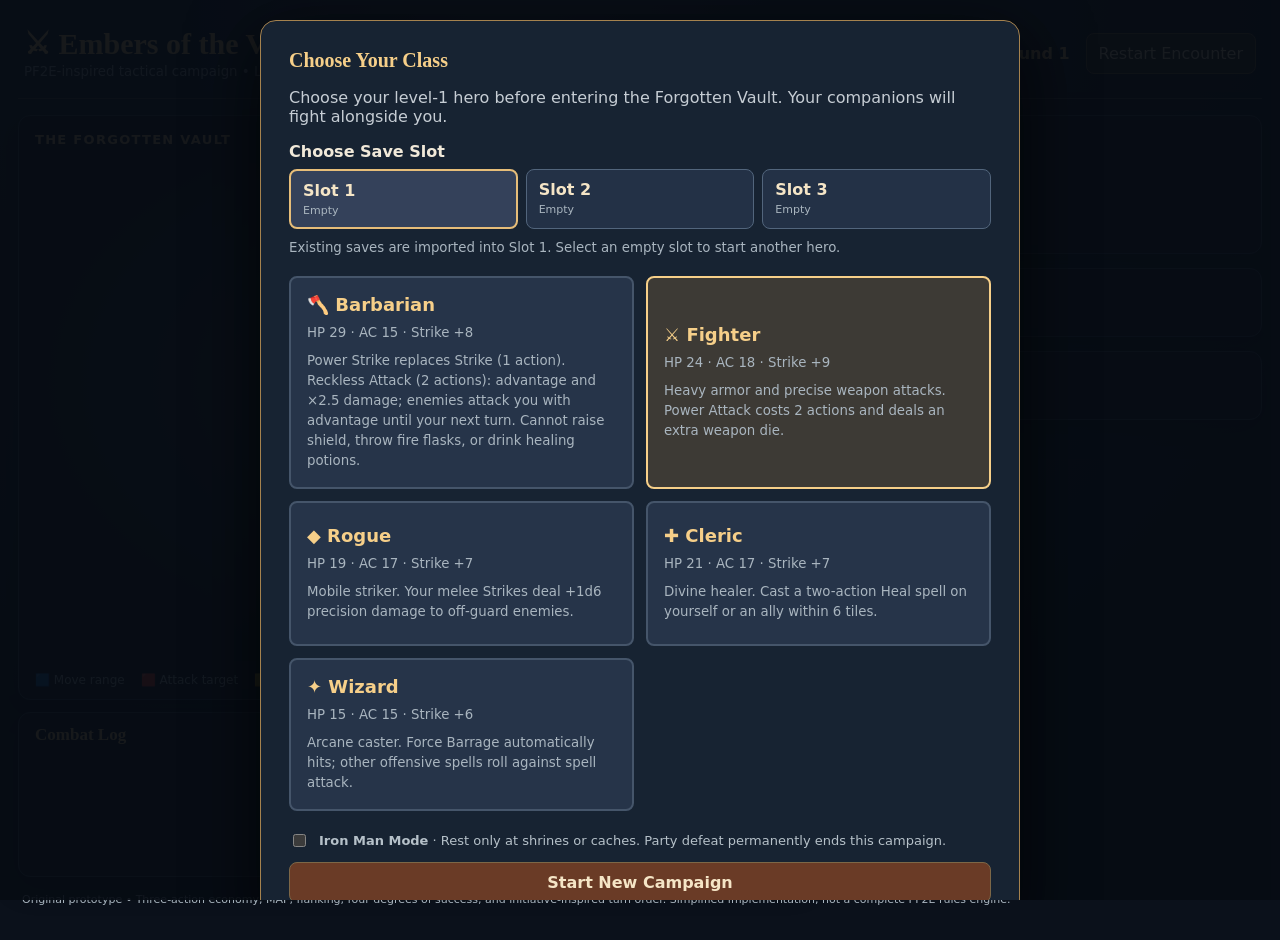
<file: preview/branches/feature--encounter-results-popup/index.html>
<!doctype html><html lang="en"><head><meta charset="utf-8"><meta name="viewport" content="width=device-width,initial-scale=1"><title>Embers of the Vault</title><style>:root{color-scheme:dark;font-family:Inter,system-ui,Segoe UI,sans-serif;background:#0b111b;color:#f1e9d9}*{box-sizing:border-box}body{margin:0;background:radial-gradient(circle at 40% 0%,#26364a,#0b111b 70%)}button{font:inherit;cursor:pointer;border:1px solid #7c6747;background:#332b26;color:#f5e5c6;border-radius:8px;padding:10px 12px}button:hover:not(:disabled){background:#59412c;border-color:#f0b967}button:disabled{opacity:.35;cursor:default}#app{max-width:1510px;margin:auto;padding:18px}header{display:flex;justify-content:space-between;align-items:center;padding:8px 6px 18px;border-bottom:1px solid #4d4d50}h1{font-family:Georgia,serif;font-size:30px;color:#f6cf89;margin:0}small,.hint,footer{color:#a9b5bf}h2{font-family:Georgia,serif;color:#f6cf89;font-size:20px;margin:0 0 12px}.header-right{display:flex;align-items:center;gap:16px}#round{color:#f6cf89;font-weight:700}main{display:grid;grid-template-columns:minmax(0,1.8fr) minmax(320px,1fr);gap:16px;margin-top:16px}.arena,.panel{border:1px solid #39485a;border-radius:12px;background:#131c29;box-shadow:0 8px 30px #0005}.arena{min-height:650px;overflow:hidden}.scene-title{display:flex;justify-content:space-between;gap:12px;padding:16px;color:#e6c28b;font-weight:700;letter-spacing:.1em;font-size:13px}.scene-title span{color:#9fadb9;font-weight:400;letter-spacing:0}#battlefield{width:100%;background:radial-gradient(ellipse at 50% 44%,#32404a,#101823 73%)}#board{display:block;width:100%;height:auto;max-height:660px}.legend{display:flex;flex-wrap:wrap;gap:16px;padding:12px 16px;color:#b6c1c9;font-size:12px}aside{display:flex;flex-direction:column;gap:14px}.panel{padding:16px}.action-pips{display:flex;gap:8px;margin:12px 0}.pip{width:30px;height:30px;border:2px solid #e7bd73;border-radius:50%;background:#a96e31;box-shadow:0 0 10px #b87c3770}.pip.spent{background:transparent;opacity:.4}.actions{display:grid;grid-template-columns:1fr 1fr;gap:8px}.actions button{min-height:43px;text-align:left}.actions button.active{border-color:#68d5ff;background:#234354}.actions button.full{grid-column:1/-1;text-align:center;background:#6a3b26}.hint{font-size:13px;min-height:32px;line-height:1.5}.stats{display:flex;gap:8px;flex-wrap:wrap;font-size:13px}.stat{background:#263449;padding:7px;border-radius:6px}.unit-row{display:flex;align-items:center;gap:9px;padding:8px 0;border-bottom:1px solid #344052;font-size:13px}.unit-row:last-child{border:0}.unit-row .name{flex:1}.unit-row .hp{font-variant-numeric:tabular-nums;color:#e7caa0}.unit-row.dead{opacity:.35}.bar{width:75px;height:7px;background:#513333;border-radius:9px;overflow:hidden}.bar>div{height:100%;background:#65b879}.log-panel{flex:1;min-height:210px}#log{height:210px;overflow-y:auto;font-size:12px;line-height:1.55;color:#cad4dd}#log p{margin:0;padding:5px 0;border-bottom:1px solid #273343}#log strong{color:#eac68b}footer{font-size:11px;padding:16px 4px}.tile{stroke:#64717a;stroke-width:1.5;cursor:pointer}.tile:hover{stroke:#ffdf9c;stroke-width:3}.unit{cursor:pointer}.unit text{pointer-events:none;font-weight:800;paint-order:stroke;stroke:#111827;stroke-width:4px}.target-ring{fill:none;stroke:#f46e67;stroke-width:4;stroke-dasharray:7 5}.selected-ring{fill:none;stroke:#f9d782;stroke-width:4}@media(max-width:900px){main{grid-template-columns:1fr}.arena{min-height:0}.scene-title{flex-direction:column}.panel{padding:13px}}

.class-screen{position:fixed;inset:0;z-index:20;background:#070c14ee;display:flex;align-items:center;justify-content:center;padding:20px;overflow:auto}.class-screen.hidden{display:none}.class-dialog{width:min(760px,100%);padding:28px;border:1px solid #a5824e;border-radius:16px;background:#172332;box-shadow:0 20px 70px #000b}.class-dialog>p{color:#c6cdd4}.class-choices{display:grid;grid-template-columns:repeat(2,minmax(0,1fr));gap:12px;margin:20px 0}.class-choice{padding:16px;text-align:left;min-height:145px;background:#263449;border:2px solid #45556a}.class-choice.selected{border-color:#f6cf89;background:#3d3a35}.class-choice strong{display:block;color:#f6cf89;font-size:18px}.class-choice small{display:block;margin-top:8px;line-height:1.5}.begin-game{width:100%;font-weight:700;background:#6a3b26}.class-choices button:focus-visible,.begin-game:focus-visible{outline:3px solid #68d5ff;outline-offset:2px}@media(max-width:600px){.class-choices{grid-template-columns:1fr}.class-dialog{padding:18px}}

.campaign-stats{display:grid;grid-template-columns:repeat(3,1fr);gap:10px;margin:18px 0}.campaign-stats>div{padding:12px;background:#263449;border-radius:8px}.campaign-stats strong{display:block;color:#f6cf89;font-size:19px}.campaign-buttons{display:flex;flex-wrap:wrap;gap:10px;margin-top:20px}.campaign-buttons button:first-child{flex:1;background:#6a3b26}.campaign-buttons button:disabled{opacity:.35}.begin-game.secondary{margin-top:10px;background:#263449}#campaignInventory{line-height:1.8;color:#d4dce2}#campaignStory{line-height:1.6}#campaignBadge{font-size:12px;color:#eac68b}h3{color:#eac68b;font-family:Georgia,serif}@media(max-width:600px){.campaign-stats{grid-template-columns:1fr}.campaign-buttons{flex-direction:column}}

.camp-options{display:grid;grid-template-columns:repeat(2,minmax(0,1fr));gap:9px;margin:10px 0 20px}.camp-option{display:block;text-align:left;background:#263449;border:1px solid #586777;border-radius:8px;padding:10px;min-height:54px}.camp-option.selected{border:2px solid #f6cf89;background:#3c3c35}.camp-option:disabled{opacity:.4}.camp-option small{display:block;line-height:1.5;margin-top:5px}.camp-option strong{color:#f6cf89}.camp-note{color:#b6c1c9;font-size:13px;grid-column:1/-1}.equipment-line{padding:7px 0;color:#d4dce2}@media(max-width:600px){.camp-options{grid-template-columns:1fr}}

.hero-sheet{background:#202e40;border:1px solid #45576d;border-radius:10px;padding:14px;margin:10px 0 22px}.hero-sheet-head{display:flex;justify-content:space-between;gap:10px;align-items:center;color:#f6cf89}.hero-sheet-head span{color:#b6c1c9;font-size:12px}.hero-sheet-grid{display:grid;grid-template-columns:repeat(4,minmax(0,1fr));gap:8px;margin:14px 0}.hero-sheet-grid>div{background:#304057;border-radius:7px;padding:10px}.hero-sheet-grid small{display:block;color:#b6c1c9;font-size:11px}.hero-sheet-grid strong{display:block;font-size:22px;color:#f6cf89;margin-top:3px}.hero-breakdown{display:grid;grid-template-columns:max-content 1fr;gap:8px 14px;font-size:12px;color:#c9d2db;line-height:1.5}.hero-breakdown strong{color:#eac68b}@media(max-width:600px){.hero-sheet-grid{grid-template-columns:repeat(2,1fr)}.hero-breakdown{grid-template-columns:1fr;gap:3px}.hero-breakdown span{margin-bottom:8px}}

/* Combat layout: map and compact scrolling log share the left column. */
.battle-column{display:flex;flex-direction:column;gap:12px;min-width:0}
.battle-column .arena{min-height:0}
.battle-column #board{max-height:min(56vh,560px)}
.battle-column .log-panel{flex:none;min-height:0;padding:12px 16px}
.battle-column .log-panel h2{font-size:17px;margin-bottom:7px}
.battle-column #log{height:112px;overflow-y:auto}
@media(max-width:900px){.battle-column #board{max-height:60vh}.battle-column #log{height:110px}}

.world-map{position:relative;min-height:240px;border-radius:12px;overflow:hidden;margin:12px 0 22px;background:radial-gradient(ellipse at 65% 30%,#564a45,#243b42 65%,#1a2835);border:1px solid #6e695d}.world-links{position:absolute;inset:0;width:100%;height:100%}.world-links line{stroke:#e1b77a88;stroke-width:.55;stroke-dasharray:1.5 1.5}.map-node{position:absolute;transform:translate(-50%,-50%);width:20%;padding:10px 4px;z-index:1;font-size:11px;text-align:center;background:#263449e8}.map-node.available{border:2px solid #f6cf89;background:#55432d}.map-node.selected{box-shadow:0 0 0 3px #74c4d6}@media(max-width:600px){.world-map{min-height:300px}.map-node{width:25%;font-size:9px}}

/* Keep the top of tall campaign dialogs reachable on iPhone Safari. */
.class-screen{align-items:flex-start;justify-content:center;overflow-y:auto;overflow-x:hidden;-webkit-overflow-scrolling:touch;overscroll-behavior-y:contain;min-height:0}
.class-screen .class-dialog{flex:0 0 auto;margin:auto 0;max-width:100%}
@media(max-width:600px){.class-screen{padding:calc(12px + env(safe-area-inset-top,0px)) 12px calc(20px + env(safe-area-inset-bottom,0px))}.class-screen .class-dialog{margin:0 auto}.world-map{touch-action:pan-y}}

#exploreChoices .camp-option,#merchantChoices .camp-option{min-height:76px}#exploreChoices .camp-option:disabled,#merchantChoices .camp-option:disabled{opacity:.48}

.scouting-intel{margin:-8px 0 20px;padding:12px 14px;background:#202e40;border:1px solid #45576d;border-radius:9px}.scouting-intel h4{color:#f6cf89;margin:0 0 10px}.scouting-entry{font-size:12px;line-height:1.6;padding:8px 0;border-top:1px solid #45576d}.scouting-entry strong{color:#eac68b}.scouting-entry div{color:#d4dce2}

.expedition-legend{display:flex;flex-direction:column;gap:5px;flex:0 0 auto;min-width:110px;font-size:13px;line-height:1.3;color:#d4dce2}.expedition-legend strong{font-size:14px;letter-spacing:.06em;color:#f6cf89;margin-bottom:5px}.expedition-map{display:flex;gap:12px;padding:18px;overflow-x:auto;min-height:220px}.expedition-stage{display:flex;flex:1;min-width:125px;flex-direction:column;gap:10px;justify-content:center}.expedition-stage strong{text-align:center;color:#eac68b;font-size:12px}.expedition-node{font-size:12px;padding:12px 6px;min-height:52px}.expedition-node.selected{outline:2px solid #74c4d6}@media(max-width:600px){.expedition-map{flex-direction:column}.expedition-stage{min-width:0;flex-direction:row;flex-wrap:wrap}.expedition-stage strong{width:100%}.expedition-node{flex:1;min-width:90px}}

.companion-sheets{display:grid;grid-template-columns:repeat(auto-fit,minmax(180px,1fr));gap:10px;margin-bottom:14px}.companion-sheet{display:flex;flex-direction:column;gap:6px;padding:12px;border:1px solid #526679;border-radius:8px;background:#172534;font-size:13px}.level-row{display:flex;flex-wrap:wrap;gap:8px;padding:12px 0;border-top:1px solid #43566a}.level-row>strong{width:100%}.level-row .camp-option{flex:1;min-width:140px}
#levelModalChoices{display:block;margin:14px 0 18px;text-align:left}
#levelModalChoices .level-modal-row{display:grid;grid-template-columns:repeat(2,minmax(0,1fr));gap:12px;padding:0;border:0;align-items:stretch}
#levelModalChoices .level-modal-row>strong{grid-column:1/-1;display:block;width:auto;font-size:17px;margin-bottom:3px}
#levelModalChoices .level-modal-row .camp-option{width:100%;min-width:0;min-height:90px;padding:16px;display:flex;flex-direction:column;justify-content:center;gap:4px}
#levelModalChoices .level-modal-row .camp-option small{margin-top:0}
@media(max-width:520px){#levelModalChoices .level-modal-row{grid-template-columns:1fr}}


.companion-sheets{display:grid;grid-template-columns:repeat(2,minmax(0,1fr));gap:12px;width:100%;margin-bottom:16px}.companion-choices{display:grid;grid-template-columns:repeat(2,minmax(0,1fr));gap:12px;width:100%}.companion-choices .camp-option{width:100%;min-width:0;min-height:88px;align-self:stretch}.companion-sheet{min-width:0}@media(max-width:520px){.companion-sheets,.companion-choices{grid-template-columns:1fr}}
 .save-slots-wrap{margin:10px 0 18px;text-align:left}.save-slots{display:grid;grid-template-columns:repeat(3,minmax(0,1fr));gap:8px;margin:8px 0}.save-slot{display:flex;flex-direction:column;align-items:flex-start;gap:4px;background:#233146;border:1px solid #52657c}.save-slot.selected{border:2px solid #e6bd79;background:#34415a}.save-slot small{font-size:11px;text-align:left}#soundToggle{padding:7px 10px;font-size:12px}@media(max-width:520px){.save-slots{grid-template-columns:1fr}} \n.supply-result-overlay[hidden]{display:none}.supply-result-overlay{position:fixed;inset:0;z-index:1000;background:#060b13d9;display:flex;align-items:center;justify-content:center;padding:20px;backdrop-filter:blur(5px)}.supply-result-dialog{width:min(440px,100%);border:2px solid #a67d43;border-radius:16px;background:linear-gradient(160deg,#263246,#111a27 75%);box-shadow:0 22px 90px #000c,0 0 38px #c9943b33;padding:30px;text-align:center;color:#f1e9d9}.supply-result-emblem{font-size:45px;color:#f6cf89}.supply-result-dialog h2{font-size:26px;margin:10px 0}.supply-result-dialog p{color:#bfc9d4;line-height:1.5}.supply-result-entry{background:#101a29;border:1px solid #425166;border-radius:9px;padding:12px;margin:9px 0;font-weight:700}.supply-result-rare{border-color:#f1c26b;background:#48351d;color:#ffdc94}.supply-result-rare small{display:block;font-size:12px;margin-top:5px;color:#e9c78e}.supply-result-dialog button{margin-top:15px;min-width:190px;background:#70502c;border-color:#e3b56a}.supply-result-dialog button:focus-visible{outline:3px solid #fff;outline-offset:3px}
/* Compact camp: primary actions stay accessible while optional sections collapse. */
#campaignScreen .class-dialog{width:min(900px,100%)}
#campaignScreen .campaign-stats{margin:12px 0;gap:8px}
#campaignScreen .campaign-stats>div{padding:9px 12px}
#campaignScreen .camp-action-bar{position:sticky;top:0;z-index:5;background:#172332f5;padding:8px 0 10px;border-bottom:1px solid #45576d;backdrop-filter:blur(8px)}
#campaignScreen .campaign-buttons{margin:0;gap:8px}
#campaignScreen .campaign-buttons button{padding:9px}
#campaignScreen #campaignNote{margin:6px 0 0;min-height:0}
#campaignScreen .camp-section{border-bottom:1px solid #405166;padding:3px 0}
#campaignScreen .camp-section>summary{cursor:pointer;list-style:none;color:#f6cf89;font:700 19px Georgia,serif;padding:12px 26px 12px 0;position:relative}
#campaignScreen .camp-section>summary::-webkit-details-marker{display:none}
#campaignScreen .camp-section>summary:after{content:"▸";position:absolute;right:6px;top:12px;font:18px system-ui;color:#c3a06c}
#campaignScreen .camp-section[open]>summary:after{content:"▾"}
#campaignScreen .camp-section>summary:focus-visible{outline:2px solid #68d5ff}
#campaignScreen .world-map{margin:4px 0 12px;min-height:205px}
#campaignScreen .camp-options{margin:6px 0 12px}
@media(max-width:600px){#campaignScreen .campaign-buttons{flex-direction:row;flex-wrap:wrap}#campaignScreen .campaign-buttons button{flex:1 1 42%;font-size:12px}#campaignScreen .campaign-stats{grid-template-columns:repeat(3,minmax(0,1fr))}#campaignScreen .campaign-stats>div{padding:7px;font-size:11px;overflow-wrap:anywhere}#campaignScreen .campaign-stats strong{font-size:15px}#campaignScreen .world-map{min-height:235px}}
</style></head><body><div id="app"><div id="classScreen" class="class-screen"><div class="class-dialog"><h2>Choose Your Class</h2><p>Choose your level-1 hero before entering the Forgotten Vault. Your companions will fight alongside you.</p><div class="save-slots-wrap"><strong>Choose Save Slot</strong><div id="saveSlots" class="save-slots"></div><small>Existing saves are imported into Slot 1. Select an empty slot to start another hero.</small></div><div id="classChoices" class="class-choices"><p id="classLoading">Loading available classes…</p></div><label class="camp-note" style="display:flex;align-items:center;gap:10px;margin:12px 0"><input id="ironmanMode" type="checkbox"> <span><strong>Iron Man Mode</strong> · Rest only at shrines or caches. Party defeat permanently ends this campaign.</span></label><button id="beginGame" class="begin-game">Start New Campaign</button><button id="continueGame" class="begin-game secondary" hidden>Continue Saved Campaign</button></div></div><div id="campaignScreen" class="class-screen hidden" role="dialog" aria-label="Campaign camp"><div class="class-dialog"><h2 id="campaignTitle">The Ember Road</h2><p id="campaignStory"></p><div id="campaignStats" class="campaign-stats"></div><div class="camp-action-bar"><div class="campaign-buttons"><button id="campaignNext">Continue Adventure</button><button id="campaignRest">Rest at Camp</button><button id="campaignNew">New Campaign</button></div><p class="hint" id="campaignNote"></p></div><details class="camp-section" open><summary>Choose Your Route</summary><div id="worldMap" class="world-map"></div></details><details class="camp-section" open><summary>Exploration & Scouting</summary><div id="exploreChoices" class="camp-options"></div><div id="scoutingIntel" class="scouting-intel" aria-live="polite"></div></details><div id="merchantShopHome" hidden><div id="merchantChoices" class="camp-options"></div></div><details class="camp-section"><summary>Your Character</summary><div id="campHeroSheet"></div></details><details class="camp-section" open><summary>Level-Up Choices</summary><div id="featChoices" class="camp-options"></div></details><details class="camp-section"><summary>Equipment & Inventory</summary><div id="campaignInventory"></div><div id="equipmentChoices" class="camp-options"></div></details><details class="camp-section"><summary>Choose Two Companions</summary><div id="partyChoices" class="camp-options"></div></details></div></div><header><div><h1>⚔ Embers of the Vault</h1><small>PF2E-inspired tactical campaign • Levels 1–10</small></div><div class="header-right"><button id="soundToggle" type="button" aria-pressed="true" title="Toggle combat sound effects">Sound: On</button><span id="campaignBadge">The Ember Road</span><span id="round">Round 1</span><button id="restart">Restart Encounter</button></div></header><main><div class="battle-column"><section class="arena"><div class="scene-title"><strong id="encounterTitle">THE FORGOTTEN VAULT</strong> <span>Click a highlighted tile to move or an enemy to attack</span></div><div id="battlefield"><svg id="board" viewBox="0 0 980 620" role="img" aria-label="Isometric tactical battle grid"></svg></div><div class="legend"><span>🟦 Move range</span><span>🟥 Attack target</span><span>🟨 Selected</span><span>⚔ Critical: +10 over AC</span></div></section><section class="panel log-panel"><h2>Combat Log</h2><div id="log" aria-live="polite"></div></section></div><aside><section class="panel"><h2 id="actorName">Your turn</h2><div id="actorStats"></div><div class="action-pips" id="pips"></div><div id="actions" class="actions"></div><p class="hint" id="hint"></p></section><section class="panel"><h2>Character Sheet</h2><div id="combatHeroSheet"></div></section><section class="panel"><h2>Party & Enemies</h2><div id="roster"></div></section></aside></main><footer>Original prototype • Three-action economy, MAP, flanking, four degrees of success, and initiative-inspired turn order. Simplified implementation, not a complete PF2E rules engine.</footer></div><script>window.addEventListener('error',function(e){var c=document.getElementById('classChoices');if(c&&document.getElementById('classLoading'))c.innerHTML='<p style="color:#ffb4a8">Game startup failed. Please report: '+String(e.message).replace(/[&<>]/g,'')+'</p>';});</script><script>'use strict';
const W=9,H=8,CX=490,CY=105,TW=90,TH=45;
const terrain=new Set(['3,2','5,3','2,5','6,5']);
const classes={
barbarian:{name:'Barbarian',hp:29,ac:15,attack:8,damage:10,icon:'🪓',color:'#dc875e',special:'Reckless Attack',description:'Power Strike replaces Strike (1 action). Reckless Attack (2 actions): advantage and ×2.5 damage; enemies attack you with advantage until your next turn. Cannot raise shield, throw fire flasks, or drink healing potions.'},
fighter:{name:'Fighter',hp:24,ac:18,attack:9,damage:8,icon:'⚔',color:'#6ab5e8',special:'Power Attack',description:'Heavy armor and precise weapon attacks. Power Attack costs 2 actions and deals an extra weapon die.'},
rogue:{name:'Rogue',hp:19,ac:17,attack:7,damage:6,icon:'◆',color:'#a7d5a2',special:'Sneak Attack',description:'Mobile striker. Your melee Strikes deal +1d6 precision damage to off-guard enemies.'},
cleric:{name:'Cleric',hp:21,ac:17,attack:7,spellAttack:8,damage:6,icon:'✚',color:'#e6c883',special:'Heal',description:'Divine healer. Cast a two-action Heal spell on yourself or an ally within 6 tiles.'},
wizard:{name:'Wizard',hp:15,ac:15,attack:6,spellAttack:9,damage:4,icon:'✦',color:'#b6a3f1',special:'Force Barrage',description:'Arcane caster. Force Barrage automatically hits; other offensive spells roll against spell attack.'}
};
let chosenClass='fighter',started=false,specialMode=false;
let soundEnabled=true,audioContext=null;
function playSound(kind){if(!soundEnabled)return;try{const Audio=window.AudioContext||window.webkitAudioContext;if(!Audio)return;audioContext=audioContext||new Audio();if(audioContext.state==='suspended')audioContext.resume();const now=audioContext.currentTime,osc=audioContext.createOscillator(),gain=audioContext.createGain();osc.type=kind==='hit'?'triangle':kind==='spell'?'sine':'square';osc.frequency.setValueAtTime(kind==='hit'?170:kind==='spell'?480:340,now);osc.frequency.exponentialRampToValueAtTime(kind==='hit'?90:kind==='spell'?720:260,now+.13);gain.gain.setValueAtTime(kind==='hit'?.11:.045,now);gain.gain.exponentialRampToValueAtTime(.001,now+(kind==='hit'?.22:.17));osc.connect(gain);gain.connect(audioContext.destination);osc.start(now);osc.stop(now+.18)}catch(e){console.warn('Sound unavailable',e)}}
function playMiss(kind='melee',critical=false){
 if(!soundEnabled)return;
 try{
  const Audio=window.AudioContext||window.webkitAudioContext;if(!Audio)return;
  audioContext=audioContext||new Audio();if(audioContext.state==='suspended')audioContext.resume();
  const now=audioContext.currentTime;
  // Melee: airy descending whoosh. Spell: hollow dissipating shimmer.
  // Critical failures have a slightly longer, lower-pitched finish.
  const notes=kind==='spell'?
    [['sine',610,205,.060,0,.18],['triangle',880,340,.027,.045,critical?.29:.19]]:
    [['sawtooth',310,110,.048,0,.13],['triangle',225,75,.032,.045,critical?.25:.14]];
  for(const [type,from,to,volume,delay,duration] of notes){
   const osc=audioContext.createOscillator(),gain=audioContext.createGain(),t=now+delay;
   osc.type=type;osc.frequency.setValueAtTime(from,t);osc.frequency.exponentialRampToValueAtTime(to,t+duration);
   gain.gain.setValueAtTime(.0001,t);gain.gain.linearRampToValueAtTime(volume,t+.012);
   gain.gain.exponentialRampToValueAtTime(.0001,t+duration);
   osc.connect(gain);gain.connect(audioContext.destination);osc.start(t);osc.stop(t+duration+.015);
  }
 }catch(e){console.warn('Miss sound unavailable',e)}
}
function playCriticalHit(){
 if(!soundEnabled)return;
 try{
  const Audio=window.AudioContext||window.webkitAudioContext;if(!Audio)return;
  audioContext=audioContext||new Audio();if(audioContext.state==='suspended')audioContext.resume();
  const now=audioContext.currentTime;
  // Original layered critical-hit sting: impact, low thump, and bright metallic finish.
  for(const [type,start,end,volume,delay,duration] of [
   ['sawtooth',340,68,.13,0,.20],['triangle',115,43,.19,.015,.29],
   ['square',1046.5,783.99,.045,.075,.17],['sine',1567.98,1174.66,.038,.115,.21]
  ]){
   const osc=audioContext.createOscillator(),gain=audioContext.createGain(),t=now+delay;
   osc.type=type;osc.frequency.setValueAtTime(start,t);osc.frequency.exponentialRampToValueAtTime(end,t+duration);
   gain.gain.setValueAtTime(.0001,t);gain.gain.linearRampToValueAtTime(volume,t+.009);
   gain.gain.exponentialRampToValueAtTime(.0001,t+duration);
   osc.connect(gain);gain.connect(audioContext.destination);osc.start(t);osc.stop(t+duration+.015);
  }
 }catch(e){console.warn('Critical hit audio unavailable',e)}
}
let endingMusicNodes=[];
function stopEndingMusic(){for(const node of endingMusicNodes){try{node.stop()}catch(e){}}endingMusicNodes=[]}
function playEndingMusic(outcome){
 if(!soundEnabled)return;
 try{
  const Audio=window.AudioContext||window.webkitAudioContext;if(!Audio)return;
  audioContext=audioContext||new Audio();if(audioContext.state==='suspended')audioContext.resume();
  stopEndingMusic();
  // Original, short melodies composed for Embers of the Vault; no external audio assets.
  const victory=[[392,0,.20],[523.25,.21,.20],[659.25,.42,.20],[783.99,.63,.34],[659.25,1.02,.15],[783.99,1.20,.18],[1046.5,1.42,.58]];
  const defeat=[[392,0,.32],[369.99,.35,.32],[311.13,.70,.37],[261.63,1.12,.50],[196,1.68,.76]];
  const notes=outcome==='victory'?victory:defeat,now=audioContext.currentTime+.035;
  for(const [frequency,offset,duration] of notes){
   const osc=audioContext.createOscillator(),gain=audioContext.createGain();
   osc.type=outcome==='victory'?'triangle':'sine';osc.frequency.setValueAtTime(frequency,now+offset);
   gain.gain.setValueAtTime(.0001,now+offset);
   gain.gain.linearRampToValueAtTime(.085,now+offset+.025);
   gain.gain.setValueAtTime(.07,now+offset+Math.max(.04,duration-.09));
   gain.gain.exponentialRampToValueAtTime(.0001,now+offset+duration);
   osc.connect(gain);gain.connect(audioContext.destination);
   osc.start(now+offset);osc.stop(now+offset+duration+.02);endingMusicNodes.push(osc);
  }
 }catch(e){console.warn('Ending music unavailable',e)}
}
function toggleSound(){soundEnabled=!soundEnabled;const b=document.getElementById('soundToggle');if(b){b.textContent=soundEnabled?'Sound: On':'Sound: Off';b.setAttribute('aria-pressed',String(soundEnabled))}if(soundEnabled)playSound('ui');else stopEndingMusic()}
const SAVE_KEY='embers-vault-campaign-v1';
const SLOT_PREFIX='embers-vault-save-slot-v2-';
const SLOT_COUNT=3;
let activeSlot=1;
const chapters=[
{title:'The Forgotten Vault',story:'A sealed crypt has opened beneath the old road. Find the missing brass key before the raiders claim it.',xp:500,silver:18,loot:'Runed Brass Key',enemies:[]},
{title:'The Ashen Crossing',story:'Tracks lead to a ruined crossing. A band of raiders guards the bridge to the ember shrine.',xp:500,silver:26,loot:'Reinforced Armor',enemies:[{id:'bandit1',name:'Ash Raider',x:6,y:1,hp:18,ac:16,attack:8,damage:6,init:18,icon:'☠'},{id:'bandit2',name:'Bridge Archer',x:7,y:2,hp:16,ac:16,attack:7,damage:5,init:13,icon:'➶'},{id:'brute',name:'Ashen Brute',x:7,y:0,hp:28,ac:17,attack:9,damage:8,init:11,icon:'♜'}]},
{title:'The Ember Shrine',story:'The warden of the shrine awakens. Defeat its guardians and recover the ember relic.',xp:600,silver:45,loot:'Emberforged Weapon',enemies:[{id:'cult1',name:'Ember Acolyte',x:6,y:1,hp:21,ac:17,attack:9,damage:7,init:18,icon:'✦'},{id:'cult2',name:'Shrine Sentinel',x:7,y:2,hp:24,ac:18,attack:9,damage:7,init:13,icon:'♜'},{id:'boss3',name:'Ember Warden',x:7,y:0,hp:38,ac:19,attack:10,damage:9,init:11,icon:'🔥'}]}
];
const items={
'Runed Brass Key':{slot:null,description:'Quest item. Opens the way to the shrine.'},
'Reinforced Armor':{slot:'armor',description:'+1 AC while equipped.'},
'Emberforged Weapon':{slot:'weapon',description:'+2 Strike attack and damage while equipped.'},'Warded Cloak':{slot:'armor',description:'+1 AC while equipped.'},'Cinder Talisman':{slot:'armor',description:'+2 AC while equipped.'},'Ashen Crown':{slot:null,description:'Final trophy.'}
};

const TIER_NAMES=['Worn','Forged','Enchanted','Runic','Legendary'];
for(let tier=1;tier<=5;tier++){
 const name=TIER_NAMES[tier-1],level=2*tier-1;
 items[name+' Vanguard Blade']={slot:'weapon',level,attack:tier,damage:tier,description:'Level '+level+' · +'+tier+' melee attack and damage.'};
 items[name+' Guardian Armor']={slot:'armor',level,ac:tier,description:'Level '+level+' · +'+tier+' AC.'};
 items[name+' Mystic Focus']={slot:'focus',level,spellAttack:tier,spellDamage:tier,description:'Level '+level+' · +'+tier+' spell attack and damage.'};
}
function equipmentBonus(slot,stat){const id=campaign?.equipment?.[slot],item=items[id];if(!item||item.slot!==slot||(item.level||1)>campaign.level)return 0;if(id==='Cinder Talisman'&&stat==='ac')return 2;if(['Reinforced Armor','Warded Cloak'].includes(id)&&stat==='ac')return 1;if(id==='Emberforged Weapon'&&['attack','damage'].includes(stat))return 2;return item[stat]||0}
function grantTreasure(chance=1){if(Math.random()>=chance)return null;const tier=Math.min(5,Math.ceil(campaign.level/2)),pool=Object.entries(items).filter(([name,item])=>item.level===2*tier-1&&item.slot&&!campaign.inventory.includes(name)).map(([name])=>name);if(!pool.length)return null;const name=pool[Math.floor(Math.random()*pool.length)];campaign.inventory.push(name);return name}
const companions={
cleric:{name:'Mira • Cleric',hp:19,ac:16,attack:6,spellAttack:8,damage:5,init:16,icon:'✚',color:'#e6c883',description:'Support healer. Casts Heal on wounded allies.'},
rogue:{name:'Vex • Rogue',hp:17,ac:17,attack:7,damage:6,init:19,icon:'◆',color:'#a7d5a2',description:'Fast melee skirmisher.'},
fighter:{name:'Bram • Fighter',hp:25,ac:18,attack:8,damage:8,init:14,icon:'⚔',color:'#8ab6dc',description:'Armored front-line defender.'},
wizard:{name:'Lyra • Wizard',hp:15,ac:15,attack:6,spellAttack:9,damage:4,init:17,icon:'✦',color:'#b9a1e6',description:'Casts ranged Force Barrage.'}
};
const feats={
barbarian:[{id:'brutal_power',name:'Brutal Power',description:'Power Strike deals +3 damage.'},{id:'iron_hide',name:'Iron Hide',description:'Gain +1 AC permanently.'}],
fighter:[{id:'heavy_strike',name:'Forceful Assault',description:'Your two-action Power Attack deals +4 additional damage on a hit.'},{id:'iron_guard',name:'Iron Guard',description:'Gain +1 AC at all times.'}],
rogue:[{id:'precise_sneak',name:'Precise Sneak',description:'Sneak Attack deals an extra 1d6 precision damage against flanked foes.'},{id:'nimble_defense',name:'Nimble Defense',description:'Gain +1 AC at all times.'}],
cleric:[{id:'healing_hands',name:'Healing Hands',description:'Your Heal spell restores an extra 4 HP.'},{id:'blessed_armor',name:'Blessed Armor',description:'Gain +1 AC at all times.'}],
wizard:[{id:'potent_barrage',name:'Potent Barrage',description:'Force Barrage deals an extra 1d4 force damage.'},{id:'arcane_ward',name:'Arcane Ward',description:'Gain +1 AC at all times.'}]
};

const levelPaths={
barbarian:['Savage Endurance|Heavy Hand','Thick Skin|Relentless Force','Feral Vigor|Bloodlust','Battle Hardened|Crushing Swing','Unbroken|Savage Momentum','Iron Flesh|Berserker Strength','Death Defiance|Devastating Blow','Titan Blood|Ruthless Precision','Undying Fury|Bonebreaker','Legendary Vitality|Legendary Brutality'],
fighter:['Shield Training|Powerful Strikes','Guarded Advance|Battle Accuracy','Endurance|Crushing Force','Iron Guard|Deadly Aim','Veteran Fortitude|Heavy Blows','Bulwark|Weapon Focus','Indomitable|Brutal Assault','Defender|Champion Strike','Last Stand|Precision Master','Legendary Armor|Legendary Weapon'],
rogue:['Quick Escape|Sharp Blades','Shadow Guard|Precise Aim','Survivor|Backstabber','Ghost Step|Keen Strike','Evasion|Ambush','Tenacity|Deadly Precision','Shadow Cloak|Lethal Edge','Uncatchable|Master Strike','Phantom|Assassin','Untouchable|Perfect Aim'],
cleric:['Sacred Guard|Divine Strike','Blessed Armor|Holy Aim','Faithful Heart|Radiant Force','Sanctuary|Smite','Aegis|Consecration','Grace|Judgment','Divine Shelter|Sacred Power','Steadfast Faith|Purifying Strike','Miracle Guard|Avenger','Exalted Ward|Exalted Weapon'],
wizard:['Arcane Shield|Focused Bolts','Mystic Armor|Spell Precision','Runic Vitality|Arcane Force','Spell Ward|Battle Mage','Protective Sigils|Charged Casting','Mana Shield|Focused Power','Prismatic Guard|Eldritch Aim','Runic Armor|Arcane Surge','Astral Barrier|Master Evoker','Archmage Ward|Archmage Power']
};
const spellDescriptions={"Arcane Lance":"Ranged magic attack: solid single-target damage (2d8 + level).","Frost Lance":"Ranged magic attack: 2d6 + level cold damage; hit reduces target movement next turn.","Storm Lance":"Ranged magic attack: 2d8 + level lightning damage; hit arcs 1d6 to another adjacent enemy.","Flame Lance":"Ranged magic attack: 2d6 + level fire damage; hit inflicts a burning 1d4 damage at start of target turn.","Divine Lance":"Ranged magic attack: 2d8 + level radiant damage.","Sunfire":"Ranged magic attack: 2d6 + level radiant damage; on hit heals the lowest-HP ally 1d6 + level.","Judgment":"Ranged magic attack: 2d8 + level radiant damage; on hit reduces target attack by 1 for the encounter.","Sacred Flame":"Ranged magic attack: 2d6 + level fire damage; on hit grants Kael +2 AC until next turn."};
const martialPaths={"rogue":{"3":[["Improved Sneak Attack","sneakDice",1,"Passive +1d6 Sneak Attack when ally adjacent to target."],["Dirty Trick","technique",0,"2 actions: hit reduces enemy AC by 1."]],"5":[["Deadly Precision","sneakDice",1,"Passive stacking +1d6 Sneak Attack."],["Bleeding Cut","technique",0,"2 actions: hit inflicts persistent 1d4 bleed."]],"7":[["Master Sneak Attack","sneakDice",1,"Passive stacking +1d6 Sneak Attack."],["Crippling Strike","technique",0,"2 actions: hit slows enemy next Stride."]],"9":[["Assassin's Precision","sneakDice",1,"Passive stacking +1d6 Sneak Attack."],["Exposing Strike","technique",0,"2 actions: hit reduces enemy AC by 2."]]},"fighter":{"3":[["Defensive Stance","technique",0,"1 action: +2 AC until next turn, 3 temporary HP."],["Sweeping Strike","technique",0,"2 actions: Strike all adjacent enemies."]],"5":[["Rallying Strike","technique",0,"2 actions: hit heals 5 + level HP."],["Whirlwind Strike","technique",0,"2 actions: Strike all adjacent enemies with +1d6 each hit."]],"7":[["Iron Resolve","damageReduction",2,"Passive: prevent 2 damage per incoming hit."],["Cleaving Arc","technique",0,"2 actions: Strike all adjacent enemies with +1d8 each hit."]],"9":[["Bastion","hp",10,"Passive: +10 maximum HP."],["Tempest Sweep","technique",0,"2 actions: Strike all adjacent enemies with +2d6 each hit."]]}};
function adjacentAlly(a,t){return units.some(v=>v!==a&&alive(v)&&v.team===a.team&&dist(v,t)===1)}
const clericPaths={"3":[["Renewing Prayer","support",0,"2 actions, range 6: heal an ally 2d8 + level HP and grant 3 temporary HP."],["Divine Lance","spell",0,"2 actions, range 6: 2d8 + level radiant damage vs AC."]],"5":[["Blessing of Valor","support",0,"2 actions, range 6: grant an ally +2 to melee and spell attacks for 2 rounds."],["Judgment","spell",0,"2 actions, range 6: 2d8 + level radiant damage; hit reduces enemy attack by 1."]],"7":[["Restorative Wave","support",0,"2 actions: heal every living ally 1d8 + level HP."],["Withering Brand","spell",0,"2 actions, range 6: 2d6 + level radiant damage; hit reduces enemy AC by 2."]],"9":[["Sanctuary Aura","support",0,"2 actions: grant every living ally 5 temporary HP and +2 AC for 2 rounds."],["Searing Verdict","spell",0,"2 actions, range 6: 2d8 + level fire damage; hit inflicts persistent 1d4 burning damage."]]};
const wizardPaths={"3":[["Flame Burst","area",0,"2 actions, range 6: 2d6 + level fire damage in a circular radius of 2 tiles."],["Frost Lance","spell",0,"2 actions, range 6: 2d6 + level cold damage; hit slows next enemy Stride."]],"5":[["Thunderstorm","area",0,"2 actions, range 6: 2d6 + level lightning damage in a circular radius of 3 tiles."],["Flame Lance","spell",0,"2 actions, range 6: 2d6 + level fire damage; hit burns target for 1d4 next turn."]],"7":[["Meteor Shower","area",0,"2 actions, range 6: 3d6 + level fire damage in a circular radius of 4 tiles."],["Crippling Ray","spell",0,"2 actions, range 6: 3d8 + level force damage; hit reduces enemy attack by 2."]],"9":[["Arcane Cataclysm","area",0,"2 actions, range 6: 4d6 + level arcane damage in a circular radius of 5 tiles."],["Doom Bolt","spell",0,"2 actions, range 6: 4d8 + level force damage; hit reduces enemy AC by 2."]]};
const barbarianPowers={
3:[['Bloodlust','bloodlust','Passive: defeating an enemy restores 15% of maximum HP.'],['Savage Cleave','savage_cleave','After defeating an enemy, spend 1 action to attack another adjacent enemy without increasing your multiple attack penalty.']],
5:[['Frenzy','frenzy','1 action, once per encounter: deal 25% more damage for 2 turns, but suffer -2 AC.'],['Executioner','executioner','Passive: deal 50% more damage against enemies below 30% HP.']],
7:[['Death Defiance','death_defiance','Passive, once per encounter: survive an otherwise fatal attack at 1 HP.'],['Unstoppable Assault','unstoppable_assault','Passive: defeating an enemy restores 1 action, once per turn.']],
9:[['Avatar of Rage','avatar_of_rage','1 action, once per encounter: gain 50% damage and temporary HP equal to 20% maximum HP for 2 turns.'],['Bloodbath','bloodbath','Passive: each kill grants +10% damage for the encounter, up to +50%.']]
};
function barbarianHas(id){return campaign?.classId==='barbarian'&&[3,5,7,9].some(level=>campaign.level>=level&&choicesAt(level,'barbarian').find(o=>o.id===campaign.levelPicks?.[level])?.power===id)}
function barbarianDamageMultiplier(a,t){if(!a?.player||actorClass(a)!=='barbarian')return 1;let multiplier=1;if(a.frenzyTurns>0)multiplier+=.25;if(a.avatarTurns>0)multiplier+=.5;if(barbarianHas('executioner')&&t.hp/t.max<.30)multiplier+=.5;multiplier+=Math.min(5,a.bloodbathStacks||0)*.1;return multiplier}
function barbarianKill(a,t){if(!a?.player||actorClass(a)!=='barbarian'||alive(t))return;if(barbarianHas('bloodlust')){const n=Math.min(a.max-a.hp,Math.ceil(a.max*.15));a.hp+=n;say('Bloodlust restores '+n+' HP.')}if(barbarianHas('bloodbath')){a.bloodbathStacks=Math.min(5,(a.bloodbathStacks||0)+1);say('Bloodbath: +'+(a.bloodbathStacks*10)+'% damage for this encounter.')}if(barbarianHas('unstoppable_assault')&&!a.unstoppableUsed){actions=Math.min(3,actions+1);a.unstoppableUsed=true;say('Unstoppable Assault restores 1 action.')}if(barbarianHas('savage_cleave')&&actions>0&&units.some(v=>alive(v)&&v.team==='enemy'&&dist(a,v)===1)){a.cleavePending=true;mode='cleave';say('Savage Cleave ready: select another adjacent enemy (1 action, no added attack penalty).')}}
function barbarianIncoming(target,damage){if(target?.player&&actorClass(target)==='barbarian'&&barbarianHas('death_defiance')&&!target.deathDefianceUsed&&damage>=target.hp){target.deathDefianceUsed=true;damage=Math.max(0,target.hp-1);say('Death Defiance! Survives the fatal attack at 1 HP.')}return damage}
function barbarianTurnStart(u){if(!u?.player||actorClass(u)!=='barbarian')return;u.unstoppableUsed=false;u.recklessUntilTurn=false;u.cleavePending=false;for(const key of ['frenzyTurns','avatarTurns'])if(u[key]>0)u[key]--;if(!u.avatarTurns&&u.avatarTempHp){u.tempHp=Math.max(0,(u.tempHp||0)-u.avatarTempHp);u.avatarTempHp=0}}
function barbarianPower(id){const u=current();if(!u?.player||actorClass(u)!=='barbarian'||!barbarianHas(id)||actions<1)return;if(id==='frenzy'){if(u.frenzyUsed)return;u.frenzyUsed=true;u.frenzyTurns=3;actions--;say('Frenzy! +25% damage and -2 AC for 2 turns.')}else if(id==='avatar_of_rage'){if(u.avatarUsed)return;u.avatarUsed=true;u.avatarTurns=3;const hp=Math.ceil(u.max*.2);u.tempHp=(u.tempHp||0)+hp;u.avatarTempHp=hp;actions--;say('Avatar of Rage! +50% damage and '+hp+' temporary HP for 2 turns.')}mode='move';render();if(actions===0)endTurn()}
function choicesAt(level,classId=campaign.classId){if(classId==='barbarian'&&barbarianPowers[level])return barbarianPowers[level].map((o,i)=>({id:i?'b':'a',name:o[0],power:o[1],stat:'power',amount:0,description:o[2]}));if(classId==='wizard'&&wizardPaths[level])return wizardPaths[level].map((o,i)=>({id:i?'b':'a',name:o[0],stat:o[1],amount:o[2],description:o[3]}));if(classId==='cleric'&&clericPaths[level])return clericPaths[level].map((o,i)=>({id:i?'b':'a',name:o[0],stat:o[1],amount:o[2],description:o[3]}));if(martialPaths[classId]?.[level])return martialPaths[classId][level].map((o,i)=>({id:i?'b':'a',name:o[0],stat:o[1],amount:o[2],description:o[3]}));if(['fighter','rogue'].includes(classId)&&(level===3||level===5)){const names=classId==='fighter'?(level===3?['Shield Bash','Sweeping Strike']:['Sundering Blow','Rallying Strike']):(level===3?['Dirty Trick','Twin Cut']:['Shadow Strike','Bleeding Cut']);return names.map((name,i)=>({id:i?'b':'a',name,stat:'technique',amount:level}))}if(['wizard','cleric'].includes(classId)&&(level===3||level===5)){const names=classId==='wizard'?(level===3?['Arcane Lance','Frost Lance']:['Storm Lance','Flame Lance']):(level===3?['Divine Lance','Sunfire']:['Judgment','Sacred Flame']);return names.map((name,i)=>({id:i?'b':'a',name,stat:'spell',amount:level===3?1:2,description:spellDescriptions[name]}))}const names=levelPaths[classId]?.[level-1]?.split('|')||[];return names.map((name,i)=>({id:i?'b':'a',name,stat:i?(level%2?(['wizard','cleric'].includes(classId)?'spellDamage':'damage'):(['wizard','cleric'].includes(classId)?'spellAttack':'attack')):(level%2?'hp':'ac'),amount:i?(level%2?2:1):(level%2?5:1)}))}
function npcPicks(id){return campaign?.npcLevelPicks?.[id]||{}}
function npcPickBonus(id,stat){return Object.entries(npcPicks(id)).reduce((sum,[level,pick])=>{const option=choicesAt(+level,id).find(o=>o.id===pick);return sum+(option?.stat===stat?option.amount:0)},0)}
function npcChoices(id){return [3,5,7,9].map(level=>{const option=choicesAt(level,id).find(o=>o.id===npcPicks(id)[level]);return option?{...option,level}:null}).filter(Boolean)}
function developCompanions(){if(!campaign)return;campaign.npcLevelPicks=campaign.npcLevelPicks||{};let changed=false;for(const id of Object.keys(companions)){const picks=campaign.npcLevelPicks[id]||{};campaign.npcLevelPicks[id]=picks;for(let level=1;level<=campaign.level;level++){if(picks[level]&&choicesAt(level,id).some(o=>o.id===picks[level]))continue;const options=choicesAt(level,id);if(!options.length)continue;const choice=options[Math.floor(Math.random()*options.length)];picks[level]=choice.id;changed=true}}if(changed)saveCampaign()}
function npcTechnique(u,target,tech){const name=tech.name;if(name==='Defensive Stance'){u.guarded=true;u.tempHp=Math.max(u.tempHp||0,3);actions--;say(escapeHTML(u.name.split(' •')[0])+' uses Defensive Stance (+2 AC, 3 temporary HP).');return true}
if(dist(u,target)!==1||actions<2)return false;
const multi=['Sweeping Strike','Whirlwind Strike','Cleaving Arc','Tempest Sweep'].includes(name);const targets=multi?units.filter(v=>alive(v)&&v.team==='enemy'&&dist(u,v)===1):[target];actions-=2;say(escapeHTML(u.name.split(' •')[0])+' uses '+escapeHTML(name)+'.');
for(const enemy of targets){if(finished)break;const hp=enemy.hp;const extra=name==='Whirlwind Strike'?{sides:6,count:1}:name==='Cleaving Arc'?{sides:8,count:1}:name==='Tempest Sweep'?{sides:6,count:2}:null;strike(u,enemy,extra);if(enemy.hp<hp){if(name==='Rallying Strike')u.hp=Math.min(u.max,u.hp+5+campaign.level);if(name==='Dirty Trick')enemy.ac=Math.max(10,enemy.ac-1);if(name==='Exposing Strike')enemy.ac=Math.max(10,enemy.ac-2);if(name==='Bleeding Cut')enemy.bleeding=1;if(name==='Crippling Strike')enemy.slowedTurns=1}}
return true}
function pickBonus(stat){return Object.entries(campaign?.levelPicks||{}).reduce((sum,[level,id])=>{const o=choicesAt(+level).find(x=>x.id===id);return sum+(o?.stat===stat?o.amount:0)},0)}
function learnedTechniques(){return [3,5,7,9].filter(l=>current()?.id==='hero'&&['fighter','rogue'].includes(campaign.classId)&&campaign.levelPicks?.[l]).map(l=>({level:l,...choicesAt(l).find(o=>o.id===campaign.levelPicks[l])})).filter(o=>o.stat==='technique')}
function learnedSpells(){return [3,5,7,9].filter(l=>current()?.id==='hero'&&['wizard','cleric'].includes(campaign.classId)&&campaign.levelPicks?.[l]).map(l=>({level:l,...choicesAt(l).find(o=>o.id===campaign.levelPicks[l])})).filter(o=>o.stat==='spell'||o.stat==='support'||o.stat==='area')}
function damageDice(sides,count,flat){const rolls=Array.from({length:count},()=>roll(sides));return {total:rolls.reduce((a,b)=>a+b,0)+flat,expression:rolls.map(n=>'d'+sides+'('+n+')').join(' + ')+(flat?' + '+flat:'')}}
function magicAttack(caster,target,name,damage){const first=roll(20),second=target.recklessUntilTurn?roll(20):null,die=second===null?first:Math.max(first,second),bonus=(caster.spellAttack??caster.attack)+(caster.attackBuff||0),ac=target.ac+(target.guarded?2:0)+(target.wardRounds?2:0)-(target.frenzyTurns>0?2:0),total=die+bonus;let degree=total>=ac+10?3:total>=ac?2:total<=ac-10?0:1;if(die===20)degree=Math.min(3,degree+1);if(die===1)degree=Math.max(0,degree-1);if(degree===3)playCriticalHit();else if(degree<2)playMiss('spell',degree===0);else playSound('spell');const dice=degree>=2?damage():null,dealt=dice?dice.total*(degree===3?2:1):0;const absorbed=Math.min(dealt,target.tempHp||0);target.tempHp=(target.tempHp||0)-absorbed;if(target.avatarTempHp)target.avatarTempHp=Math.max(0,target.avatarTempHp-absorbed);const finalDamage=barbarianIncoming(target,dealt-absorbed);target.hp=Math.max(0,target.hp-finalDamage);say('<strong>'+escapeHTML(caster.name.split(' •')[0])+'</strong> casts '+escapeHTML(name)+': d20 '+(second===null?die:'advantage ('+first+', '+second+') → '+die)+' + '+bonus+' = '+total+' vs AC '+ac+' — '+(['critical miss','miss','hit','critical hit'][degree])+(dice?' · damage '+dice.expression+(degree===3?' × 2':'')+' = '+dealt:' · no damage')+'.');if(!alive(target))say('<strong>'+escapeHTML(target.name)+' falls!</strong>');checkEnd();return dealt}
function forceBarrage(caster,target){playSound('spell');const dice=damageDice(4,2+Math.floor((campaign.level-1)/2),2+campaign.level-1+(caster.spellDamage||0)),dealt=dice.total;target.hp=Math.max(0,target.hp-dealt);say('<strong>'+escapeHTML(caster.name.split(' •')[0])+'</strong> casts Force Barrage: automatic hit · damage '+dice.expression+' = '+dealt+' force damage.');if(!alive(target))say('<strong>'+escapeHTML(target.name)+' falls!</strong>');checkEnd()}
function castLearnedSpell(caster,target,name){const before=target.hp;magicAttack(caster,target,name,()=>{const dice=['Arcane Lance','Storm Lance','Divine Lance','Judgment','Searing Verdict','Crippling Ray','Doom Bolt'].includes(name)?8:6;const count=name==='Doom Bolt'?4:name==='Crippling Ray'?3:2;return damageDice(dice,count,campaign.level+(caster.spellDamage||0))});if(target.hp>=before||finished)return;
if(name==='Crippling Ray'){target.attack=Math.max(0,target.attack-2);say(escapeHTML(target.name)+' suffers -2 attack for this encounter.')}if(name==='Doom Bolt'){target.ac=Math.max(10,target.ac-2);say(escapeHTML(target.name)+' loses 2 AC for this encounter.')}if(name==='Frost Lance'){target.slowedTurns=1;say(escapeHTML(target.name)+' is chilled: next Stride moves only 2 tiles.')}
if(name==='Flame Lance'){target.burning=1;say(escapeHTML(target.name)+' is burning: 1d4 damage at start of next turn.')}
if(name==='Withering Brand'){target.ac=Math.max(10,target.ac-2);say(escapeHTML(target.name)+' loses 2 AC for this encounter.')}if(name==='Searing Verdict'){target.burning=1;say(escapeHTML(target.name)+' is burning for 1d4 damage at the start of its turn.')}if(name==='Judgment'){target.attack=Math.max(0,target.attack-1);say(escapeHTML(target.name)+' suffers −1 attack for this encounter.')}
if(name==='Sacred Flame'){caster.guarded=true;say('Sacred Flame grants +2 AC until the next turn.')}
if(name==='Sunfire'){const ally=units.filter(v=>v.team===caster.team&&alive(v)).sort((a,b)=>a.hp/a.max-b.hp/b.max)[0];if(ally){const n=roll(6)+campaign.level;ally.hp=Math.min(ally.max,ally.hp+n);say(escapeHTML(ally.name)+' recovers '+n+' HP from Sunfire.')}}
if(name==='Storm Lance'){const other=units.find(v=>v!==target&&v.team===target.team&&alive(v)&&dist(v,target)<=1);if(other){const n=roll(6);other.hp=Math.max(0,other.hp-n);say('Lightning arcs to '+escapeHTML(other.name)+' for '+n+' damage.');checkEnd()}}
}
function castAreaSpell(caster,x,y,name){const radius=name==='Flame Burst'?2:name==='Thunderstorm'?3:name==='Meteor Shower'?4:5;const diceCount=name==='Arcane Cataclysm'?4:name==='Meteor Shower'?3:2;const targets=units.filter(v=>alive(v)&&v.team!==caster.team&&areaDistance(v,{x,y})<=radius);say('<strong>'+escapeHTML(name)+'</strong> affects '+targets.length+' enemy targets within '+radius+' tiles.');for(const target of targets){if(finished)break;magicAttack(caster,target,name,()=>damageDice(6,diceCount,campaign.level+(caster.spellDamage||0)))}}
function castSupportSpell(caster,target,name){const allies=units.filter(v=>v.team===caster.team&&alive(v));if(name==='Renewing Prayer'){const dice=damageDice(8,2,campaign.level);const restored=Math.min(target.max-target.hp,dice.total);target.hp+=restored;target.tempHp=(target.tempHp||0)+3;say('<strong>Renewing Prayer</strong> heals '+escapeHTML(target.name)+': '+dice.expression+' = '+restored+' HP, plus 3 temporary HP.')}
else if(name==='Blessing of Valor'){target.attackBuff=2;target.attackBuffRounds=2;say('<strong>Blessing of Valor</strong>: '+escapeHTML(target.name)+' gains +2 to melee and spell attacks for 2 rounds.')}
else if(name==='Restorative Wave'){for(const ally of allies){const dice=damageDice(8,1,campaign.level);const healed=Math.min(ally.max-ally.hp,dice.total);ally.hp+=healed;say('<strong>Restorative Wave</strong> heals '+escapeHTML(ally.name)+': '+dice.expression+' = '+healed+' HP.')}}else if(name==='Sanctuary Aura'){for(const ally of allies){ally.tempHp=(ally.tempHp||0)+5;ally.wardRounds=2;say('<strong>Sanctuary Aura</strong> shields '+escapeHTML(ally.name)+' with 5 temporary HP and +2 AC for 2 rounds.')}}}
function missingPick(){if(!campaign?.expedition)return false;for(let level=1;level<=campaign.level;level++)if(!campaign.levelPicks?.[level])return true;return false}
function companionSheet(){developCompanions();return '<div class="companion-sheets">'+campaign.party.map(id=>{const c=companions[id],l=campaign.level-1,max=c.hp+l*7+npcPickBonus(id,'hp'),hp=Math.min(max,campaign.companionHp[id]??max),choices=Object.entries(npcPicks(id)).map(([level,pick])=>{const o=choicesAt(+level,id).find(x=>x.id===pick);return o?'Lv '+level+': '+o.name:''}).filter(Boolean);return '<div class="companion-sheet"><strong>'+escapeHTML(c.name)+' · Level '+campaign.level+'</strong><span>HP '+hp+'/'+max+' · AC '+(c.ac+l+npcPickBonus(id,'ac'))+'</span><span>Strike +'+(c.attack+l+npcPickBonus(id,'attack'))+' · Damage '+(c.damage+Math.floor(l/2)+npcPickBonus(id,'damage'))+'</span><span>Initiative +'+c.init+'</span><small>Self-selected improvements: '+escapeHTML(choices.join(' · ')||'None')+'</small></div>'}).join('')+'</div>'}
function levelPicker(){return '<div class="camp-note">Choose one permanent improvement per level (1–10). Each level offers two options.</div>'+Array.from({length:campaign.level},(_,i)=>{const level=i+1,chosen=campaign.levelPicks?.[level],opts=choicesAt(level);return '<div class="level-row"><strong>Level '+level+(chosen?' — '+escapeHTML(opts.find(o=>o.id===chosen)?.name||chosen):' — Choose one')+'</strong>'+(chosen?'':opts.map(o=>{const category=o.stat==='power'?'Barbarian Ability':o.stat==='area'?'Area Spell · Elemental Devastation':o.stat==='spell'?(campaign.classId==='wizard'?'Debuff Spell · Arcane Affliction':'Damage / Debuff Spell · Judgment'):o.stat==='support'?'Support Spell · Restoration':o.stat==='technique'?'Combat Technique':o.stat==='sneakDice'?'+'+o.amount+' stacking Sneak Attack d6':o.stat==='damageReduction'?'+'+o.amount+' damage reduction':o.stat==='hp'?'+'+o.amount+' maximum HP':o.stat==='ac'?'+'+o.amount+' AC':o.stat==='spellAttack'?'+'+o.amount+' Spell attack bonus':o.stat==='spellDamage'?'+'+o.amount+' Spell damage':o.stat==='attack'?'+'+o.amount+' Melee Strike bonus':'+'+o.amount+' Melee Strike damage';return '<button class="camp-option" data-level="'+level+'" data-pick="'+o.id+'"><strong>'+escapeHTML(o.name)+'</strong><small>'+category+'</small>'+(o.description?'<small>'+escapeHTML(o.description)+'</small>':'')+'</button>'}).join(''))+'</div>'}).join('')}
let campaign=null,combatSession=0;
const routes=[
[{id:'vault',name:'Forgotten Vault'}],
[{id:'bridge',name:'Ashen Crossing'},{id:'grove',name:'Whispering Grove'}],
[{id:'shrine',name:'Ember Shrine'},{id:'cavern',name:'Cinder Cavern'}],
[{id:'citadel',name:'Ashen Citadel'}]];
const battlefields={
vault:{walls:['3,2','5,3','2,5','6,5'],tint:'#455462'},
bridge:{walls:['3,0','3,1','3,5','3,6','3,7','6,3'],tint:'#62727a'},
grove:{walls:['1,2','2,2','4,1','4,5','6,4','7,6'],tint:'#375d49'},
shrine:{walls:['2,1','3,3','5,2','5,5','7,4'],tint:'#66504a'},
cavern:{walls:['2,2','3,1','3,5','5,4','6,6','7,3'],tint:'#74473d'},
citadel:{walls:['2,2','2,5','4,1','4,6','6,2','6,5'],tint:'#57546a'}};
const alternateEncounters={
grove:{xp:500,silver:24,loot:'Warded Cloak',story:'Ember wolves prowl the ancient grove.',enemies:[{id:'wolf1',name:'Ember Wolf',x:6,y:1,hp:21,ac:17,attack:8,damage:7,init:18,icon:'🐺',role:'skirmisher'},{id:'wolf2',name:'Ash Wolf',x:7,y:2,hp:19,ac:16,attack:8,damage:6,init:15,icon:'🐺',role:'skirmisher'},{id:'druid',name:'Cinder Druid',x:7,y:0,hp:22,ac:16,attack:8,damage:5,init:12,icon:'✦',role:'caster'}]},
cavern:{xp:600,silver:40,loot:'Cinder Talisman',story:'Magma spirits defend the volcanic cavern.',enemies:[{id:'sprite1',name:'Cinder Sprite',x:6,y:1,hp:20,ac:17,attack:9,damage:6,init:19,icon:'🔥',role:'caster'},{id:'sprite2',name:'Ash Sprite',x:7,y:2,hp:20,ac:17,attack:9,damage:6,init:16,icon:'🔥',role:'caster'},{id:'golem',name:'Basalt Guardian',x:7,y:0,hp:35,ac:19,attack:10,damage:9,init:10,icon:'♜',role:'brute'}]},
citadel:{xp:800,silver:70,loot:'Ashen Crown',story:'The ash commander guards the final stronghold.',enemies:[{id:'archer',name:'Citadel Archer',x:6,y:1,hp:23,ac:18,attack:10,damage:7,init:19,icon:'➶',role:'archer'},{id:'mage',name:'Ash Spellguard',x:7,y:2,hp:25,ac:18,attack:10,damage:6,init:16,icon:'✦',role:'caster'},{id:'commander',name:'Ash Commander',x:7,y:0,hp:48,ac:20,attack:11,damage:10,init:12,icon:'♜',role:'brute'}]}};
const AMBUSH_CHANCE=0.30;
const ambushes=[
{title:'Roadside Bandit Ambush',story:'Your search disturbed a hidden raider patrol. Defend the supplies!',xp:120,silver:12,loot:null,enemies:[{id:'ambushRaider',name:'Supply Raider',x:6,y:1,hp:18,ac:15,attack:7,damage:5,init:16,icon:'☠'},{id:'ambushArcher',name:'Lookout Archer',x:7,y:2,hp:15,ac:15,attack:7,damage:5,init:12,icon:'➶',role:'archer'}]},
{title:'Hungry Wolves',story:'The scent of provisions draws predators out of hiding!',xp:120,silver:10,loot:null,enemies:[{id:'ambushWolf1',name:'Starving Wolf',x:6,y:1,hp:19,ac:16,attack:8,damage:6,init:18,icon:'🐺'},{id:'ambushWolf2',name:'Pack Hunter',x:7,y:2,hp:17,ac:16,attack:7,damage:5,init:15,icon:'🐺'}]},
{title:'Cinder Cult Patrol',story:'A wandering cult patrol catches your party rummaging through abandoned gear!',xp:140,silver:14,loot:null,enemies:[{id:'ambushCultist',name:'Cinder Initiate',x:6,y:1,hp:19,ac:16,attack:8,damage:6,init:17,icon:'✦',role:'caster'},{id:'ambushGuard',name:'Ash Guard',x:7,y:2,hp:23,ac:17,attack:8,damage:6,init:12,icon:'♜'}]}
];
function beginAmbush(){if(!campaign?.ambush)return;chosenClass=campaign.classId;$('campaignScreen').classList.add('hidden');$('classScreen').classList.add('hidden');started=true;$('restart').textContent=campaign.ironman?'Forfeit Run':'Restart Encounter';reset();}

const EXPEDITION_LENGTH=5;
const expeditionLayouts=['fork','hub','gauntlet','crossroads'];
const stopKinds={merchant:{label:'Traveling Merchant',icon:'🛒'},shrine:{label:'Ancient Shrine',icon:'✦'},cache:{label:'Hidden Cache',icon:'◇'}};
function stopDescription(n){return n.kind==='merchant'?'A traveling trader offers equipment and provisions.':n.kind==='shrine'?'An ancient shrine offers healing for silver.':'An abandoned cache may contain valuable supplies.'}
let levelModalOpen=false;
function closeLevelModal(){const overlay=document.getElementById('expeditionLevelOverlay');if(!overlay)return;overlay.hidden=true;overlay.style.display='none';levelModalOpen=false;}
function showLevelModal(){
 if(encounterResultOpen||campaign?.dead||!campaign?.expedition||!missingPick()||!document.getElementById('campaignScreen')||document.getElementById('campaignScreen').classList.contains('hidden')){closeLevelModal();return}
 if(merchantModalOpen)closeMerchantModal();
 if(document.getElementById('supplyResultOverlay')?.hidden===false)return;
 let overlay=document.getElementById('expeditionLevelOverlay');
 if(!overlay){overlay=document.createElement('div');overlay.id='expeditionLevelOverlay';overlay.className='supply-result-overlay';overlay.hidden=true;
 overlay.innerHTML='<section class="supply-result-dialog" role="dialog" aria-modal="true" aria-labelledby="levelModalTitle" style="max-width:640px;width:min(94vw,640px);max-height:86vh;overflow-y:auto"><div class="supply-result-emblem">✦</div><h2 id="levelModalTitle">Level-Up Choice</h2><p id="levelModalIntro"></p><div id="levelModalChoices" class="camp-options"></div><p class="camp-note">Choose one permanent improvement to continue your expedition.</p></section>';
 document.body.appendChild(overlay);
 overlay.querySelector('#levelModalChoices').addEventListener('click',event=>{const b=event.target.closest('[data-level][data-pick]');if(!b)return;const level=+b.dataset.level;if(level>campaign.level||campaign.levelPicks[level]||!choicesAt(level).some(o=>o.id===b.dataset.pick))return;campaign.levelPicks[level]=b.dataset.pick;campaignStatus('Level '+level+' choice learned.');});
 }
 const level=Array.from({length:campaign.level},(_,i)=>i+1).find(n=>!campaign.levelPicks?.[n]);if(!level){closeLevelModal();return}
 const choices=levelPicker(),holder=document.createElement('div');holder.innerHTML=choices;
 const current=holder.querySelectorAll('.level-row')[level-1];
 overlay.querySelector('#levelModalIntro').textContent='Level '+level+' · '+classes[campaign.classId].name;
 overlay.querySelector('#levelModalChoices').innerHTML=current?'<div class="level-row level-modal-row">'+current.innerHTML+'</div>':choices;
 overlay.hidden=false;overlay.style.display='flex';levelModalOpen=true;
}
let merchantModalOpen=false;
function closeMerchantModal(){const overlay=document.getElementById('expeditionMerchantOverlay');if(!overlay)return;const shop=document.getElementById('merchantChoices'),home=document.getElementById('merchantShopHome');if(shop&&home)home.appendChild(shop);overlay.hidden=true;overlay.style.display='none';merchantModalOpen=false;}
function showMerchantModal(){
 if(encounterResultOpen||campaign?.dead||levelModalOpen||missingPick()||!campaign?.routeCommitted)return;
 if(!campaign?.expedition||expeditionNode(campaign.route)?.kind!=='merchant'||campaign.cleared)return;
 let overlay=document.getElementById('expeditionMerchantOverlay');
 if(!overlay){overlay=document.createElement('div');overlay.id='expeditionMerchantOverlay';overlay.className='supply-result-overlay';overlay.hidden=true;
 overlay.innerHTML='<section class="supply-result-dialog" role="dialog" aria-modal="true" aria-labelledby="merchantModalTitle" style="max-width:640px;width:min(94vw,640px);max-height:86vh;overflow-y:auto"><div class="supply-result-emblem">🛒</div><h2 id="merchantModalTitle">Traveling Merchant</h2><p id="merchantModalBalance"></p><p>Buy supplies or equipment before moving on. Random equipment drops remain available.</p><div id="merchantModalShop"></div><button type="button" id="merchantModalContinue">Continue past the merchant</button></section>';
 document.body.appendChild(overlay);
 overlay.querySelector('#merchantModalContinue').addEventListener('click',()=>{closeMerchantModal();visitExpeditionStop()});
 }
 const shop=document.getElementById('merchantChoices');if(!shop)return;
 overlay.querySelector('#merchantModalBalance').textContent=campaign.silver+' silver available';
 overlay.querySelector('#merchantModalShop').appendChild(shop);
 overlay.hidden=false;overlay.style.display='flex';merchantModalOpen=true;
}
function visitExpeditionStop(){closeMerchantModal();if(!campaign?.routeCommitted||campaign.dead)return;if(!campaign?.expedition||campaign.cleared||campaign.ambush)return;const n=expeditionNode(campaign.route);if(!n||!n.kind)return;campaign.visitedStops=campaign.visitedStops||[];if(!campaign.visitedStops.includes(n.id)){campaign.visitedStops.push(n.id);if(n.kind==='cache'){const reward=25+campaign.level*8;campaign.silver+=reward;campaign.stopMessage='Recovered '+reward+' silver from '+n.name+'.'}else campaign.stopMessage='Visited '+n.name+'. '+stopDescription(n)}campaign.chapter++;campaign.routeCommitted=false;if(campaign.chapter>=EXPEDITION_LENGTH){campaign.chapter=EXPEDITION_LENGTH-1;campaign.cleared=true}else campaign.route=campaign.expedition.nodes[campaign.chapter][0].id;campaignStatus(campaign.stopMessage||'The party continues its expedition.')}
function shrineOffering(){if(!campaign?.routeCommitted||campaign.dead)return;if(!campaign?.expedition||campaign.silver<35)return;campaign.silver-=35;campaign.hp=heroStats().hp;campaign.companionHp={};campaignStatus('The shrine restores the party for 35 silver.')}

const expeditionPlaces=['Sunken Ruins','Thornwood Pass','Shattered Causeway','Whispering Fen','Moonlit Barrows','Fallen Watchtower','Ember Hollow','Forsaken Chapel','Cinder Ridge','Obsidian Gate','Stormbreak Keep','Blighted Orchard','Ashfall Basin','Forgotten Reliquary','Lost Catacombs'];
function makeExpedition(number){
 const names=[...expeditionPlaces],pool=[...chapters[1].enemies,...chapters[2].enemies,...Object.values(alternateEncounters).flatMap(e=>e.enemies),...ambushes.flatMap(e=>e.enemies)];
 const seed=Math.floor(Math.random()*4294967296);let state=seed;const rnd=()=>{state=(Math.imul(state,1664525)+1013904223)>>>0;return state/4294967296};
 const layout=expeditionLayouts[Math.floor(rnd()*expeditionLayouts.length)],nodes=[];
 const patterns={fork:[1,2,3,2,1],hub:[1,3,2,3,1],gauntlet:[1,1,2,1,1],crossroads:[1,3,3,2,1]};
 for(let stage=0;stage<EXPEDITION_LENGTH;stage++){
  const row=[],lanes=patterns[layout][stage];
  for(let lane=0;lane<lanes;lane++){
   const id='exp'+number+'-'+stage+'-'+lane,name=names.splice(Math.floor(rnd()*names.length),1)[0],walls=[];
   for(let j=0;j<5;j++){const w=(3+Math.floor(rnd()*3))+','+(1+Math.floor(rnd()*5));if(!walls.includes(w))walls.push(w)}
   const enemies=[];for(let i=0;i<(stage>2?3:2);i++){const e=pool[Math.floor(rnd()*pool.length)];enemies.push({...e,id:id+'-enemy'+i,x:6+i%2,y:i===2?0:i+1})}
   const kind=stage===EXPEDITION_LENGTH-1?null:stage>0&&rnd()<(layout==='gauntlet'?.25:.48)?['merchant','shrine','cache'][Math.floor(rnd()*3)]:null;
   row.push({id,name:kind?stopKinds[kind].label+' · '+name:name,kind,walls,tint:['#455462','#375d49','#66504a','#74473d','#57546a'][Math.floor(rnd()*5)],enemies,xp:400+stage*140,silver:30+stage*16,loot:null,story:kind?stopDescription({kind}):'Your party ventures into '+name+'.',boss:stage===EXPEDITION_LENGTH-1?['warlord','oracle','sentinel'][Math.floor(rnd()*3)]:null})
  }nodes.push(row)
 }
 return {number,seed,layout,nodes}
}
function expeditionNode(id){return campaign?.expedition?.nodes.flat().find(n=>n.id===id)}
function levelThreshold(level){return level===1?1000:1500+(level-2)*850}
function expeditionLevelUp(){let msg='';while(campaign.level<10&&campaign.xp>=levelThreshold(campaign.level)){campaign.level++;if(campaign.hp!==null)campaign.hp+=8;msg=' Party reached level '+campaign.level+'!'}developCompanions();return msg}
function beginNextExpedition(){if(!campaign?.expedition||!campaign.cleared||campaign.dead)return;campaign.expedition=makeExpedition(campaign.expedition.number+1);campaign.chapter=0;campaign.route=campaign.expedition.nodes[0][0].id;campaign.cleared=false;campaign.ambush=null;campaign.explored=[];campaign.scouted=[];campaign.visitedStops=[];campaign.routeCommitted=false;if(!campaign.ironman){campaign.hp=null;campaign.companionHp={}}campaignStatus('Expedition '+campaign.expedition.number+' begins! Your party, equipment and experience carry forward.')}
function scaleEncounter(source){if(!campaign||!source.enemies?.length)return source;const level=Math.max(1,campaign.level||1),stage=Math.max(0,campaign.chapter||0),ambush=!!campaign.ambush;const tier=ambush?-1:stage>=3?1:0;const targetLevel=Math.max(1,level+tier);const referenceLevel=Math.min(3,stage+1);const delta=targetLevel-referenceLevel;return {...source,enemies:source.enemies.map((e,i)=>{const variance=ambush?0:(i===source.enemies.length-1&&stage>=3?1:0);const adjustment=delta+variance;return {...e,hp:Math.max(8,e.hp+adjustment*6),ac:Math.max(10,e.ac+adjustment),attack:e.attack+adjustment,damage:Math.max(1,e.damage+Math.max(0,adjustment)*2-1),spellAttack:(e.spellAttack??e.attack)+adjustment,init:e.init+Math.max(0,adjustment),level:Math.max(1,referenceLevel+adjustment)}})}}
// Stable encounter variety: a saved expedition node always generates the same roster.
function variedExpeditionEnemies(node){
 const hash=Number.isInteger(node.encounterSeed)?node.encounterSeed>>>0:Array.from(node.id).reduce((h,c)=>(Math.imul(h,31)+c.charCodeAt(0))>>>0,2166136261);
 const counts=[1,2,2,3,3,4,5,6,8,10],count=counts[hash%counts.length];
 const source=node.enemies,positions=[];
 for(let x=8;x>=4;x--)for(let y=0;y<H;y++)if(!(node.walls||[]).includes(x+','+y)&&!(x===4&&y>=5))positions.push({x,y});
 const chosen=[];
 for(let i=0;i<count;i++){
  const base=source[(hash+i*7)%source.length],pos=positions[i];
  chosen.push({...base,id:node.id+'-foe'+i,x:pos.x,y:pos.y});
 }
 return {count,enemies:chosen};
}
function balanceExpeditionGroup(ch,count){
 // A roughly constant group HP budget; single bosses are durable, swarms are fragile.
 const hpFactor=2.5/count;
 const damageFactor=count===1?1.45:count===2?1.08:count<=4?.88:count<=6?.65:.43;
 const statOffset=count===1?2:count<=3?0:count<=5?-1:count<=8?-2:-3;
 const mobActions=count>=8?1:count>=5?2:3;
 return {...ch,enemies:ch.enemies.map(e=>({...e,
  hp:Math.max(count>=8?4:8,Math.round(e.hp*hpFactor)),
  ac:Math.max(10,e.ac+statOffset),
  attack:Math.max(1,e.attack+statOffset),
  spellAttack:Math.max(1,(e.spellAttack??e.attack)+statOffset),
  damage:Math.max(1,Math.round(e.damage*damageFactor)),
  spellDamage:count>=5?Math.max(-2,Math.round((e.spellDamage||0)-3)):e.spellDamage,
  mobActions,level:Math.max(1,(e.level||campaign.level)+statOffset)
 }))};
}
const bossTypes={
 warlord:{name:'Ashen Warlord',icon:'♜',role:'brute',description:'Commands raiders and summons two reinforcement waves.'},
 oracle:{name:'Cinder Oracle',icon:'✦',role:'caster',description:'Marks a dangerous blast zone before igniting it.'},
 sentinel:{name:'Vault Sentinel',icon:'♜',role:'brute',description:'Armored guardian whose lair unleashes crushing tremors.'}
};
let activeBoss=null,bossWarnings=[];
function bossEncounter(node){
 const kind=node.boss||'warlord',type=bossTypes[kind],base=scaleEncounter({title:type.name+' · '+node.name,story:type.description,xp:node.xp+180,silver:node.silver+90,enemies:[{id:node.id+'-boss',name:type.name,x:7,y:3,hp:62,ac:17,attack:9,damage:9,init:14,icon:type.icon,role:type.role,level:campaign.level}]});
 const enemy={...base.enemies[0],hp:Math.round(base.enemies[0].hp*1.65),ac:base.enemies[0].ac+1,attack:base.enemies[0].attack+1,damage:base.enemies[0].damage+2,bossKind:kind,mobActions:3};
 return {...base,enemies:[enemy],bossKind:kind}
}
function bossRound(){
 if(!activeBoss||finished)return;
 const boss=units.find(u=>u.bossKind&&alive(u));if(!boss)return;
 if(activeBoss.kind==='warlord'&&activeBoss.waves<2&&round>=2+activeBoss.waves*2){
  const free=[[8,1],[8,5],[7,0],[7,6],[6,1]].find(([x,y])=>!terrain.has(x+','+y)&&!unitAt(x,y));
  if(free){const i=++activeBoss.waves;units.push({id:'boss-reinforcement-'+i,name:'Warlord Raider',team:'enemy',player:false,x:free[0],y:free[1],hp:Math.max(8,12+campaign.level*3),max:Math.max(8,12+campaign.level*3),ac:13+campaign.level,attack:6+campaign.level,damage:3+campaign.level,init:9,role:'melee',icon:'☠',color:'#d98475',mobActions:2});say('<strong>The Warlord calls reinforcements!</strong> Wave '+i+' of 2 arrives.');}
 }
 if(activeBoss.kind==='oracle'){
  if(bossWarnings.length){for(const ally of units.filter(u=>u.team==='ally'&&alive(u)&&bossWarnings.some(p=>Math.hypot(u.x-p.x,u.y-p.y)<=1))){const n=3+Math.ceil(campaign.level/2);ally.hp=Math.max(0,ally.hp-n);say(escapeHTML(ally.name)+' takes '+n+' damage from the Oracle\'s blazing sigil.')}bossWarnings=[];checkEnd();if(finished)return}
  const target=units.filter(u=>u.team==='ally'&&alive(u)).sort((a,b)=>Math.abs(a.hp)-Math.abs(b.hp))[0];if(target){bossWarnings=[{x:target.x,y:target.y}];say('<strong>Cinder Oracle marks a blazing sigil</strong> near '+escapeHTML(target.name)+'. Move away before next round!')}
 }
 if(activeBoss.kind==='sentinel'){const allies=units.filter(u=>u.team==='ally'&&alive(u));for(const ally of allies){if(Math.abs(ally.x-boss.x)+Math.abs(ally.y-boss.y)<=2){const n=2+Math.ceil(campaign.level/3);ally.hp=Math.max(0,ally.hp-n);say(escapeHTML(ally.name)+' suffers '+n+' damage from the Sentinel\'s tremor.')}}checkEnd()}
 if(boss.hp<=boss.max/2&&!activeBoss.phase){activeBoss.phase=true;boss.damage+=3;boss.attack+=1;say('<strong>'+escapeHTML(boss.name)+' enters phase two!</strong> Its attacks grow more dangerous.')}
}
function encounter(){if(campaign.ambush){const base=ambushes[campaign.ambush.index];const node={id:'ambush-'+campaign.ambush.index+'-'+campaign.ambush.route,encounterSeed:campaign.ambush.seed,enemies:base.enemies,walls:campaign.expedition?(expeditionNode(campaign.ambush.route)?.walls||[]):(battlefields[campaign.ambush.route]?.walls||[])};const variety=variedExpeditionEnemies(node);return balanceExpeditionGroup(scaleEncounter({...base,enemies:variety.enemies}),variety.count)}if(campaign.expedition){const n=expeditionNode(campaign.route);if(n.kind)return {title:n.name,story:n.story,xp:0,silver:0,enemies:[]};if(n.boss)return bossEncounter(n);const variety=variedExpeditionEnemies(n);const scaled=scaleEncounter({title:n.name,story:n.story,xp:n.xp,silver:n.silver,loot:n.loot,enemies:variety.enemies});return balanceExpeditionGroup(scaled,variety.count)}const id=campaign.route||routes[campaign.chapter][0].id;return scaleEncounter({...(chapters[campaign.chapter]||{}),...(alternateEncounters[id]||{}),title:routes[campaign.chapter].find(n=>n.id===id).name})}
function mapScreen(){if(campaign.expedition){let h='<div class="expedition-map"><div class="expedition-legend"><strong>EXPEDITION</strong><span>⚔ battle</span><span>🛒 merchant</span><span>✦ shrine</span><span>◇ cache</span><span>★ boss</span></div>';campaign.expedition.nodes.forEach((row,i)=>{h+='<div class="expedition-stage"><strong>Stage '+(i+1)+'</strong>';row.forEach(n=>{h+='<button class="expedition-node '+(campaign.routeCommitted&&campaign.route===n.id?'selected':'')+'" data-route="'+n.id+'" '+(i!==campaign.chapter||!!campaign.ambush||campaign.cleared||campaign.dead||(campaign.routeCommitted&&campaign.route!==n.id)?'disabled':'')+'>'+(n.kind?(stopKinds[n.kind]?.icon+' '):n.boss?'★ ':'⚔ ')+escapeHTML(n.name)+'</button>'});h+='</div>'});$('worldMap').innerHTML=h+'</div>';$('worldMap').querySelectorAll('[data-route]').forEach(b=>b.addEventListener('click',()=>{if(campaign.routeCommitted||campaign.cleared||campaign.ambush||campaign.dead)return;campaign.route=b.dataset.route;campaign.routeCommitted=true;campaignStatus('Path committed: '+encounter().story)}));return}const places=routes.flat(),coords={vault:[12,50],bridge:[40,25],grove:[40,75],shrine:[70,25],cavern:[70,75],citadel:[91,50]};let h='<svg class="world-links" viewBox="0 0 100 100" preserveAspectRatio="none">';for(let i=0;i<routes.length-1;i++)for(const a of routes[i])for(const b of routes[i+1])h+='<line x1="'+coords[a.id][0]+'" y1="'+coords[a.id][1]+'" x2="'+coords[b.id][0]+'" y2="'+coords[b.id][1]+'"/>';h+='</svg>';for(const p of places){const stage=routes.findIndex(group=>group.some(n=>n.id===p.id));h+='<button class="map-node '+(stage===campaign.chapter?'available ':'')+(campaign.route===p.id?'selected':'')+'" data-route="'+p.id+'" style="left:'+coords[p.id][0]+'%;top:'+coords[p.id][1]+'%" '+(stage!==campaign.chapter||!!campaign.ambush?'disabled':'')+'>'+p.name+'</button>'}$('worldMap').innerHTML=h;$('worldMap').querySelectorAll('[data-route]').forEach(b=>b.addEventListener('click',()=>{if(campaign.ambush)return;campaign.route=b.dataset.route;campaignStatus('Route chosen: '+encounter().story)}))}
function areaDistance(a,b){return Math.hypot(a.x-b.x,a.y-b.y)}
function blast(caster,x,y){for(const t of units.filter(v=>alive(v)&&v.team!==caster.team&&areaDistance(v,{x,y})<=1)){if(finished)break;magicAttack(caster,t,'Fire Burst',()=>damageDice(6,2,3+Math.floor((campaign.level-1)/2)+(caster.spellDamage||0)))}}

function normalizeCampaign(c){if(!c)return c;c.ironman=c.ironman===true;c.dead=c.dead===true;c.equipment=c.equipment&&typeof c.equipment==='object'?c.equipment:{weapon:null,armor:null,focus:null};if(!Object.hasOwn(c.equipment,'focus'))c.equipment.focus=null;c.party=Array.isArray(c.party)?c.party.filter(id=>companions[id]).slice(0,2):['cleric','rogue'];if(c.party.length!==2||new Set(c.party).size!==2)c.party=['cleric','rogue'];c.levelPicks=c.levelPicks&&typeof c.levelPicks==='object'?c.levelPicks:{};c.npcLevelPicks=c.npcLevelPicks&&typeof c.npcLevelPicks==='object'?c.npcLevelPicks:{};c.feat=typeof c.feat==='string'?c.feat:null;c.extraFeat=c.extraFeat||null;c.explored=Array.isArray(c.explored)?c.explored:[];c.scouted=Array.isArray(c.scouted)?[...new Set(c.scouted.filter(id=>c.expedition?c.expedition.nodes.flat().some(n=>n.id===id):Object.hasOwn(battlefields,id)))]:[];c.ambush=c.ambush&&Number.isInteger(c.ambush.index)&&c.ambush.index>=0&&c.ambush.index<ambushes.length&&typeof c.ambush.route==='string'?c.ambush:null;c.bombs=Number.isInteger(c.bombs)&&c.bombs>=0?c.bombs:0;if(c.expedition){c.routeCommitted=typeof c.routeCommitted==='boolean'?c.routeCommitted:!!(c.explored.includes(c.route)||c.scouted.includes(c.route)||c.ambush||c.chapter===0&&c.expedition.nodes[0]?.length===1&&c.expedition.number===1&&c.levelPicks?.[1]);}c.route=c.expedition?(c.expedition.nodes.flat().some(n=>n.id===c.route)?c.route:c.expedition.nodes[Math.min(c.chapter,EXPEDITION_LENGTH-1)][0].id):(routes[c.chapter]?.some(n=>n.id===c.route)?c.route:routes[Math.min(c.chapter,3)][0].id);return c;}
function featPicked(id){return campaign?.feat===id||campaign?.extraFeat===id}

function potionHealing(level=campaign?.level||1){const tier=Math.min(5,Math.ceil(level/2));return {tier,dice:2*tier,sides:4,bonus:2*tier,min:4*tier,max:10*tier,average:7*tier}}
function potionDescription(){const p=potionHealing();return p.dice+'d4+'+p.bonus+' HP (avg '+p.average+')'}
const market={potion:{name:'Healing Potion',price:10,description:'Restore level-scaled HP in battle (1 action).'},bomb:{name:'Alchemist Fire Flask',price:16,description:'Throw a one-use blast at enemies within 5 tiles (2 actions).'},tonic:{name:'Vitality Tonic',price:20,description:'Restore 12 HP to your hero immediately at camp.'}};
const SCOUT_LIMIT=2;
function scoutingReport(route){if(campaign.expedition){const n=expeditionNode(route);if(!n)return '';const e=scaleEncounter({enemies:n.enemies}).enemies;return '<strong>'+escapeHTML(n.name)+'</strong><div>'+e.map(v=>escapeHTML(v.name)+' (HP '+v.hp+', AC '+v.ac+')').join(' · ')+'</div>'}const stage=Object.values(routes).flat().find(n=>n.id===route);if(!stage)return '';const ch=route==='vault'?chapters[0]:route==='bridge'?chapters[1]:route==='shrine'?chapters[2]:alternateEncounters[route];if(!ch)return '';const enemies=ch.enemies.length?ch.enemies:baseUnits.filter(u=>u.team==='enemy');return '<strong>'+escapeHTML(stage.name)+'</strong><div>'+enemies.map(e=>escapeHTML(e.name)+' (HP '+e.hp+', AC '+e.ac+')').join(' · ')+'</div>'}
function showSupplyResult({ambush=false,silver=0,flask=false,treasure=null}){
 let overlay=document.getElementById('supplyResultOverlay');
 if(!overlay){
  overlay=document.createElement('div');overlay.id='supplyResultOverlay';overlay.className='supply-result-overlay';overlay.hidden=true;
  overlay.innerHTML='<section class="supply-result-dialog" role="dialog" aria-modal="true" aria-labelledby="supplyResultTitle"><div class="supply-result-emblem" id="supplyResultEmblem"></div><h2 id="supplyResultTitle"></h2><p id="supplyResultIntro"></p><div id="supplyResultLoot"></div><button type="button" id="supplyResultClose">Continue</button></section>';
  document.body.appendChild(overlay);
  overlay.querySelector('#supplyResultClose').addEventListener('click',event=>{event.preventDefault();event.stopPropagation();const startAmbush=overlay.dataset.ambush==='true';closeSupplyResult();if(startAmbush)beginAmbush()});
  overlay.addEventListener('click',event=>{if(event.target===overlay&&overlay.dataset.ambush!=='true')closeSupplyResult()});
  document.addEventListener('keydown',event=>{if(event.key==='Escape'&&!overlay.hidden){event.preventDefault();if(overlay.dataset.ambush!=='true')closeSupplyResult()}});
 }
 overlay.hidden=false;overlay.style.display='flex';overlay.removeAttribute('aria-hidden');overlay.dataset.ambush=String(ambush);
 const title=overlay.querySelector('#supplyResultTitle'),intro=overlay.querySelector('#supplyResultIntro'),loot=overlay.querySelector('#supplyResultLoot'),emblem=overlay.querySelector('#supplyResultEmblem'),button=overlay.querySelector('#supplyResultClose');
 title.textContent=ambush?'Ambush!':treasure?'Rare Discovery!':'Supplies Found';
 emblem.textContent=ambush?'⚔':treasure?'✦':'✧';
 intro.textContent=ambush?'Your search disturbed a hostile patrol! Close this alert to enter combat immediately, with no opportunity to rest, level up, or change equipment.':'Your party searches the area and discovers:';
 loot.innerHTML=ambush?'<div class="supply-result-entry">The patrol has your supplies. Defeat them to recover a supply cache.</div>':'<div class="supply-result-entry">🪙 '+silver+' silver</div>'+(flask?'<div class="supply-result-entry">🔥 1 Alchemist Fire Flask</div>':'')+(treasure?'<div class="supply-result-entry supply-result-rare">✦ '+escapeHTML(treasure)+'<small>Rare equipment · available at camp</small></div>':'');
 button.textContent=ambush?'Enter Encounter':'Collect and Continue';
 overlay._previousFocus=document.activeElement;button.focus();
}
function closeSupplyResult(){
 const overlay=document.getElementById('supplyResultOverlay');if(!overlay)return;
 const previousFocus=overlay._previousFocus;
 overlay.hidden=true;overlay.style.display='none';overlay.setAttribute('aria-hidden','true');
 if(previousFocus?.isConnected&&!previousFocus.disabled)previousFocus.focus();
 if(!encounterResultOpen&&campaign?.expedition&&missingPick()&&!campaign?.ambush)showLevelModal();
}
function campActivities(){const pathLocked=!!campaign.expedition&&!campaign.routeCommitted,explored=campaign.explored.includes(campaign.route),scouted=campaign.scouted.includes(campaign.route),remaining=Math.max(0,SCOUT_LIMIT-campaign.scouted.length),shop=$('merchantChoices'),explore=$('exploreChoices');
explore.innerHTML=(pathLocked?'<div class="camp-note">Choose a path on the map before searching or scouting.</div>':'')+'<div class="camp-note">Search each location once. Each attempt has a 30% chance of triggering an ambush instead of finding supplies. You have <strong>'+remaining+' of '+SCOUT_LIMIT+' scouting opportunities</strong> remaining for the entire campaign. Scouted intelligence stays revealed.</div><button class="camp-option" data-explore="search" '+(pathLocked||explored||campaign.cleared||!!campaign.ambush?'disabled':'')+'><strong>Search for Supplies</strong><small>'+(explored?'Already searched this location.':'Find 16–28 silver, possibly a fire flask, and rarely level-scaled equipment.')+'</small></button><button class="camp-option" data-explore="scout" '+(pathLocked||scouted||remaining===0||campaign.cleared||!!campaign.ambush?'disabled':'')+'><strong>Scout the Enemy</strong><small>'+(scouted?'Already scouted; report remains below.':remaining===0?'No scouting opportunities remaining.':'Reveal the enemy roster permanently (uses 1 scouting opportunity).')+'</small></button>';
const intel=$('scoutingIntel');intel.innerHTML=campaign.scouted.length?'<h4>Scouting Journal</h4>'+campaign.scouted.map(id=>'<div class="scouting-entry">'+scoutingReport(id)+'</div>').join(''):'<p class="camp-note">No enemy intelligence collected yet.</p>';
explore.querySelectorAll('[data-explore]').forEach(b=>b.addEventListener('click',()=>{if(campaign.cleared||campaign.ambush||pathLocked)return;if(b.dataset.explore==='search'&&!campaign.explored.includes(campaign.route)&&!campaign.ambush){campaign.explored.push(campaign.route);if(Math.random()<AMBUSH_CHANCE){campaign.ambush={index:Math.floor(Math.random()*ambushes.length),route:campaign.route,seed:Math.floor(Math.random()*4294967296)};saveCampaign();showSupplyResult({ambush:true});return}const silver=16+roll(13)-1;campaign.silver+=silver;const flask=roll(2)===2;if(flask)campaign.bombs++;const treasure=grantTreasure(.08);campaignStatus('Your party finished searching this location.');showSupplyResult({silver,flask,treasure})}else if(b.dataset.explore==='scout'&&!campaign.scouted.includes(campaign.route)&&campaign.scouted.length<SCOUT_LIMIT){campaign.scouted.push(campaign.route);campaignStatus('Scouting complete. The enemy report is now permanently available in your Scouting Journal.')}}));
if(shop.parentElement?.id==='merchantModalShop')document.getElementById('merchantShopHome')?.appendChild(shop);shop.innerHTML=Object.entries(market).map(([id,v])=>'<button class="camp-option" data-buy="'+id+'" '+(campaign.silver<v.price?'disabled':'')+'><strong>'+escapeHTML(v.name)+' · '+v.price+' sp</strong><small>'+escapeHTML(id==='potion'?'Restore '+potionDescription()+' in battle (1 action).':v.description)+'</small></button>').join('')+(campaign.expedition&&campaign.routeCommitted&&expeditionNode(campaign.route)?.kind==='merchant'?Object.entries(items).filter(([name,item])=>item.slot&&item.level<=campaign.level&&!campaign.inventory.includes(name)).map(([name,item])=>{const price=45+item.level*35;return '<button class="camp-option" data-gear="'+escapeHTML(name)+'" '+(campaign.silver<price?'disabled':'')+'><strong>'+escapeHTML(name)+' · '+price+' sp</strong><small>'+escapeHTML(item.description)+'</small></button>'}).join(''):'');
shop.querySelectorAll('[data-gear]').forEach(b=>b.addEventListener('click',()=>{const name=b.dataset.gear,item=items[name],price=item?45+item.level*35:Infinity;if(!item||campaign.inventory.includes(name)||item.level>campaign.level||campaign.silver<price)return;campaign.silver-=price;campaign.inventory.push(name);campaignStatus('Purchased '+name+' for '+price+' silver.')}));
shop.querySelectorAll('[data-shrine]').forEach(b=>b.addEventListener('click',shrineOffering));shop.querySelectorAll('[data-buy]').forEach(b=>b.addEventListener('click',()=>{const id=b.dataset.buy,v=market[id];if(!v||campaign.silver<v.price)return;if(id==='tonic'&&campaign.hp===null){campaignStatus('Your hero is already at full health.');return}campaign.silver-=v.price;if(id==='potion')campaign.potions++;if(id==='bomb')campaign.bombs++;if(id==='tonic')campaign.hp=Math.min(heroStats().hp,(campaign.hp??heroStats().hp)+12);campaignStatus('Purchased '+v.name+' for '+v.price+' silver.')}))}


function heroStats(){const c=classes[campaign.classId],lvl=campaign.level,armor=equipmentBonus('armor','ac'),weapon=equipmentBonus('weapon','attack'),featArmor=['iron_guard','nimble_defense','blessed_armor','arcane_ward','iron_hide'].some(featPicked)?1:0;return {hp:c.hp+(lvl-1)*8+pickBonus('hp'),ac:c.ac+(lvl-1)+armor+featArmor+pickBonus('ac'),attack:c.attack+(lvl-1)+weapon+pickBonus('attack'),damage:c.damage+(lvl-1)+equipmentBonus('weapon','damage')+pickBonus('damage'),spellAttack:(c.spellAttack??c.attack)+(lvl-1)+equipmentBonus('focus','spellAttack')+pickBonus('spellAttack'),spellDamage:equipmentBonus('focus','spellDamage')+pickBonus('spellDamage'),baseAc:c.ac,levelBonus:lvl-1,armorBonus:armor,featBonus:featArmor+pickBonus('ac'),weaponBonus:weapon+pickBonus('attack'),focusBonus:equipmentBonus('focus','spellAttack')};}
function heroSheetMarkup(){if(!campaign)return '';const s=heroStats(),armor=campaign.equipment?.armor||'Starter Armor',weapon=campaign.equipment?.weapon||'Starter Weapon',focus=campaign.equipment?.focus||'No Focus',feat=feats[campaign.classId].find(f=>f.id===campaign.feat);return '<div class="hero-sheet"><div class="hero-sheet-head"><strong>Kael · Level '+campaign.level+' '+escapeHTML(classes[campaign.classId].name)+'</strong><span>'+campaign.xp+' XP</span></div><div class="hero-sheet-grid"><div><small>Maximum HP</small><strong>'+s.hp+'</strong></div><div><small>Armor Class</small><strong>'+s.ac+'</strong></div><div><small>Melee Strike bonus</small><strong>+'+s.attack+'</strong></div><div><small>Melee Strike damage</small><strong>'+Math.max(1,s.damage-1)+'–'+(s.damage+3)+'</strong></div>'+(classes[campaign.classId].spellAttack?'<div><small>Spell attack bonus</small><strong>+'+s.spellAttack+'</strong></div><div><small>Spell damage bonus</small><strong>+'+s.spellDamage+'</strong></div>':'')+'</div><div class="hero-breakdown"><strong>AC breakdown</strong><span>Class '+s.baseAc+' + level '+s.levelBonus+' + armor '+s.armorBonus+' + feat '+s.featBonus+' = <b>'+s.ac+'</b></span><strong>Melee attack breakdown</strong><span>Class +'+classes[campaign.classId].attack+' + level '+s.levelBonus+' + weapon '+s.weaponBonus+' = <b>+'+s.attack+'</b></span>'+(classes[campaign.classId].spellAttack?'<strong>Spell attack breakdown</strong><span>Class +'+classes[campaign.classId].spellAttack+' + level '+s.levelBonus+' + focus '+s.focusBonus+' + spell feats '+pickBonus('spellAttack')+' = <b>+'+s.spellAttack+'</b></span>':'')+'<strong>Equipped</strong><span>'+escapeHTML(armor)+' · '+escapeHTML(weapon)+' · '+escapeHTML(focus)+'</span><strong>Class feat</strong><span>'+(campaign.expedition?Object.entries(campaign.levelPicks||{}).map(([l,id])=>'Lv '+l+': '+escapeHTML(choicesAt(+l).find(o=>o.id===id)?.name||id)).join(' · ')||'Choose your level 1 improvement':escapeHTML(feat?.name||'Not selected yet'))+'</span></div></div>';}

function campaignOptions(){const levelUp=$('featChoices'),equipment=$('equipmentChoices'),party=$('partyChoices');
levelUp.innerHTML=campaign.expedition?'<p class="camp-note">'+(missingPick()?'A level-up choice is waiting in the popup.':'All available level-up choices are complete.')+'</p>'+Array.from({length:campaign.level},(_,i)=>{const level=i+1,choice=campaign.levelPicks?.[level];return choice?'<p class="camp-note">Level '+level+': '+escapeHTML(choicesAt(level).find(o=>o.id===choice)?.name||choice)+'</p>':''}).join('')+(missingPick()?'<button type="button" class="camp-option" data-open-level="true">Open Level-Up Choices</button>':''):campaign.level<2?'<p class="camp-note">Reach level 2 (1,000 XP) to select a class feat.</p>':campaign.feat?'<p class="camp-note">Selected feat: <strong>'+escapeHTML(feats[campaign.classId].find(f=>f.id===campaign.feat)?.name||campaign.feat)+'</strong>. This choice is permanent for this campaign.</p>':feats[campaign.classId].map(f=>'<button class="camp-option" data-feat="'+f.id+'"><strong>'+f.name+'</strong><small>'+f.description+'</small></button>').join('');
if(!campaign.expedition&&campaign.level>=3){levelUp.innerHTML+='<p class="camp-note">Level 3 specialization: '+(campaign.extraFeat?escapeHTML(feats[campaign.classId].find(f=>f.id===campaign.extraFeat)?.name||campaign.extraFeat):'Choose a second feature')+'</p>'+(campaign.extraFeat?'':feats[campaign.classId].filter(f=>f.id!==campaign.feat).map(f=>'<button class="camp-option" data-extra="'+f.id+'">'+f.name+' — '+f.description+'</button>').join(''));levelUp.querySelectorAll('[data-extra]').forEach(b=>b.addEventListener('click',()=>{campaign.extraFeat=b.dataset.extra;campaignStatus('Specialization learned.')}))}levelUp.querySelectorAll('[data-feat]').forEach(b=>b.addEventListener('click',()=>{if(campaign.level<2||campaign.feat)return;campaign.feat=b.dataset.feat;campaignStatus('New class feat learned! '+feats[campaign.classId].find(f=>f.id===campaign.feat).description)}));
levelUp.querySelectorAll('[data-open-level]').forEach(b=>b.addEventListener('click',showLevelModal));if(campaign.expedition)levelUp.querySelectorAll('[data-level]').forEach(b=>b.addEventListener('click',()=>{const level=+b.dataset.level;if(level>campaign.level||campaign.levelPicks[level]||!choicesAt(level).some(o=>o.id===b.dataset.pick))return;campaign.levelPicks[level]=b.dataset.pick;campaignStatus('Level '+level+' choice learned.')}));
const equippable=campaign.inventory.filter(id=>items[id]?.slot);
equipment.innerHTML='<div class="camp-note">Weapon: '+escapeHTML(campaign.equipment.weapon||'Starter Weapon')+' · Armor: '+escapeHTML(campaign.equipment.armor||'Starter Armor')+' · Focus: '+escapeHTML(campaign.equipment.focus||'None')+'</div>'+(equippable.length?equippable.map(id=>'<button class="camp-option '+(campaign.equipment[items[id].slot]===id?'selected':'')+'" data-item="'+escapeHTML(id)+'"><strong>'+(campaign.equipment[items[id].slot]===id?'✓ Equipped: ':'Equip: ')+escapeHTML(id)+'</strong><small>'+items[id].description+'</small></button>').join(''):'<p class="camp-note">Win encounters to find equipment.</p>');
equipment.querySelectorAll('[data-item]').forEach(b=>b.addEventListener('click',()=>{const id=b.dataset.item;if(!campaign.inventory.includes(id)||!items[id]?.slot||(items[id].level||1)>campaign.level)return;const slot=items[id].slot;campaign.equipment[slot]=campaign.equipment[slot]===id?null:id;campaignStatus('Equipment updated. Bonuses apply in the next encounter.')}));
party.innerHTML=companionSheet()+'<div class="companion-choices">'+Object.entries(companions).map(([id,c])=>'<button class="camp-option '+(campaign.party.includes(id)?'selected':'')+'" data-companion="'+id+'"><strong>'+(campaign.party.includes(id)?'✓ ':'')+escapeHTML(c.name)+'</strong><small>'+c.description+'</small></button>').join('')+'</div>';
party.querySelectorAll('[data-companion]').forEach(b=>b.addEventListener('click',()=>{const id=b.dataset.companion;if(campaign.party.includes(id)){if(campaign.party.length<=1)return;campaign.party=campaign.party.filter(v=>v!==id)}else if(campaign.party.length<2){campaign.party.push(id)}else{campaign.party.shift();campaign.party.push(id)}campaignStatus('Party updated. Select two companions before entering combat.')}));
}

function freshCampaign(){const expedition=makeExpedition(1);return normalizeCampaign({ironman:!!$('ironmanMode')?.checked,dead:false,classId:chosenClass,chapter:0,route:expedition.nodes[0][0].id,expedition,xp:0,level:1,levelPicks:{},silver:0,inventory:[],potions:2,hp:null,companionHp:{},cleared:false});}
function slotKey(slot){return SLOT_PREFIX+slot}
function migrateLegacySave(){try{if(localStorage.getItem(SAVE_KEY)&&!localStorage.getItem(slotKey(1)))localStorage.setItem(slotKey(1),localStorage.getItem(SAVE_KEY))}catch(e){console.warn('Legacy save migration unavailable',e)}}
function validCampaign(raw){try{const c=JSON.parse(raw);return c&&classes[c.classId]&&Number.isInteger(c.chapter)&&c.chapter>=0&&c.chapter<=(c.expedition?EXPEDITION_LENGTH-1:3)&&Array.isArray(c.inventory)?normalizeCampaign(c):null}catch(e){return null}}
function saveCampaign(){if(!campaign)return;try{localStorage.setItem(slotKey(activeSlot),JSON.stringify(campaign))}catch(e){console.warn('Campaign save unavailable',e)}}
function loadCampaign(slot=activeSlot){migrateLegacySave();try{return validCampaign(localStorage.getItem(slotKey(slot)))}catch(e){return null}}
function renderSaveSlots(){const panel=$('saveSlots');if(!panel)return;panel.innerHTML=Array.from({length:SLOT_COUNT},(_,i)=>{const n=i+1,c=loadCampaign(n),label=c?'Level '+c.level+' '+classes[c.classId].name+' · Expedition '+(c.expedition?.number||1)+(c.ironman?' · IRON MAN':'')+(c.dead?' · ENDED':''):'Empty';return '<button type="button" class="save-slot '+(activeSlot===n?'selected':'')+'" data-slot="'+n+'" aria-pressed="'+(activeSlot===n)+'"><strong>Slot '+n+'</strong><small>'+escapeHTML(label)+'</small></button>'}).join('');panel.querySelectorAll('[data-slot]').forEach(b=>b.addEventListener('click',()=>{activeSlot=Number(b.dataset.slot);updateContinue()}))}
function updateContinue(){const b=$('continueGame');b.hidden=!loadCampaign();if(!b.hidden)b.textContent=(loadCampaign()?.dead?'View Ended Slot ':'Continue Slot ')+activeSlot;renderSaveSlots()}
function campaignStatus(message){if(levelModalOpen)closeLevelModal();if(merchantModalOpen)closeMerchantModal();if(campaign?.ambush&&!campaign.dead){saveCampaign();beginAmbush();return}developCompanions();$('classScreen').classList.add('hidden');$('campaignScreen').classList.remove('hidden');$('campaignTitle').textContent=campaign.dead?'IRON MAN — CAMPAIGN ENDED':campaign.expedition?'Expedition '+campaign.expedition.number+(campaign.cleared?' — Complete':' — World Map'):campaign.cleared?'The Ember Road — Complete':campaign.ambush?'The Ember Road — Ambush!':'The Ember Road — World Map';mapScreen();$('campaignStory').textContent=message||encounter().story;$('campaignStats').innerHTML='<div><strong>Level '+campaign.level+'</strong>'+escapeHTML(classes[campaign.classId].name)+'</div><div><strong>'+campaign.xp+' / '+(campaign.expedition?levelThreshold(campaign.level):campaign.level===1?1000:campaign.level===2?1500:2400)+' XP</strong>Progress</div><div><strong>'+campaign.silver+' sp</strong>Coin</div>';$('campaignInventory').textContent=(campaign.inventory.length?campaign.inventory.join(' · '):'No treasures collected yet')+' · '+campaign.potions+' healing potion(s) · '+campaign.bombs+' fire flask(s)';campaignOptions();campActivities();$('campHeroSheet').innerHTML=heroSheetMarkup();$('campaignNext').textContent=campaign.dead?'Campaign Ended':campaign.cleared&&campaign.expedition?'Start Next Expedition':campaign.cleared?'Campaign Complete':campaign.expedition&&!campaign.routeCommitted?'Choose a path above':campaign.ambush?'Face Ambush: '+encounter().title:(campaign.expedition&&expeditionNode(campaign.route)?.kind?'Continue past: ' :'Travel to: ')+encounter().title;$('campaignNext').disabled=campaign.dead||(campaign.expedition&&!campaign.cleared&&!campaign.routeCommitted)||(campaign.cleared&&!campaign.expedition)||campaign.party.length!==2||(campaign.expedition?missingPick():(campaign.level>=2&&!campaign.feat)||(campaign.level>=3&&!campaign.extraFeat));$('campaignRest').disabled=campaign.dead||(campaign.ironman&&!ironmanRestAvailable());$('campaignRest').textContent=campaign.ironman?'Rest at Shrine / Cache':'Rest at Camp';$('campaignNote').textContent=campaign.dead?'This Iron Man run has ended. Start a new campaign to play again.':campaign.ironman?'IRON MAN · Rest only at a committed shrine or cache. Defeat ends this campaign.':'Progress saves automatically. Choose two companions and one permanent improvement per level. Rest restores HP and potions (2).';$('campaignBadge').textContent='Level '+campaign.level+' · '+campaign.xp+' XP · '+campaign.silver+' sp';saveCampaign();if(!campaign.dead&&!encounterResultOpen&&campaign.expedition&&missingPick())showLevelModal();else if(!campaign.dead&&!encounterResultOpen&&campaign.expedition&&campaign.routeCommitted&&expeditionNode(campaign.route)?.kind==='merchant'&&!campaign.cleared)showMerchantModal();}
function startNewCampaign(){if(loadCampaign(activeSlot)&&!confirm('Replace the existing campaign in Slot '+activeSlot+'? This cannot be undone.'))return;chosenClass=chosenClass||'fighter';campaign=freshCampaign();started=true;campaignStatus('Slot '+activeSlot+': your first expedition begins. Choose your path.')}
function startEncounter(){if(campaign?.dead)return;if(campaign?.expedition&&!campaign.routeCommitted&&!campaign.cleared)return;if(campaign?.expedition&&missingPick()){showLevelModal();return}if(campaign?.expedition&&campaign.cleared){beginNextExpedition();return}if(campaign?.ambush){beginAmbush();return}if(campaign?.expedition&&missingPick()){showLevelModal();return}if(campaign?.expedition&&expeditionNode(campaign.route)?.kind){if(expeditionNode(campaign.route).kind==='merchant'){showMerchantModal();return}visitExpeditionStop();return}if(!campaign||campaign.cleared||campaign.party.length!==2||(campaign.expedition?missingPick():(campaign.level>=2&&!campaign.feat)||(campaign.level>=3&&!campaign.extraFeat)))return;chosenClass=campaign.classId;$('campaignScreen').classList.add('hidden');$('classScreen').classList.add('hidden');started=true;reset();}
function awardExpeditionTreasure(isBoss){return grantTreasure(isBoss?1:.45)}
function awardAmbushSupplies(){const silver=16+roll(13)-1;campaign.silver+=silver;const flask=roll(2)===2;if(flask)campaign.bombs++;const treasure=grantTreasure(.08);return {silver,flask,treasure}}

let encounterResultOpen=false;
function showEncounterResult({title,xp=0,silver=0,treasure=null,flask=false,levelUp=false,note=''}) {
 let overlay=document.getElementById('encounterResultOverlay');
 if(!overlay){
  overlay=document.createElement('div');overlay.id='encounterResultOverlay';overlay.className='supply-result-overlay';overlay.hidden=true;
  overlay.innerHTML='<section class="supply-result-dialog" role="dialog" aria-modal="true" aria-labelledby="encounterResultTitle"><div class="supply-result-emblem">⚔</div><h2 id="encounterResultTitle"></h2><div id="encounterResultRewards"></div><button type="button" id="encounterResultContinue">Continue</button></section>';
  document.body.appendChild(overlay);
  overlay.querySelector('#encounterResultContinue').addEventListener('click',()=>{
   overlay.hidden=true;overlay.style.display='none';encounterResultOpen=false;
   if(campaign?.expedition&&!campaign.dead&&missingPick())showLevelModal();
   else if(campaign?.expedition&&!campaign.dead&&campaign.routeCommitted&&expeditionNode(campaign.route)?.kind==='merchant'&&!campaign.cleared)showMerchantModal();
  });
 }
 closeLevelModal();closeMerchantModal();
 overlay.querySelector('#encounterResultTitle').textContent=title;
 overlay.querySelector('#encounterResultRewards').innerHTML=(campaign?.dead?'<div class="supply-result-entry">This Iron Man run is permanently over.</div>':'<div class="supply-result-entry">✦ '+xp+' XP</div><div class="supply-result-entry">🪙 '+silver+' silver</div>')+''+(flask?'<div class="supply-result-entry">🔥 1 Alchemist Fire Flask</div>':'')+(treasure?'<div class="supply-result-entry supply-result-rare">✦ '+escapeHTML(treasure)+'</div>':'')+(levelUp?'<div class="supply-result-entry">★ Level up! New improvement available.</div>':'')+(note?'<div class="supply-result-entry">'+escapeHTML(note)+'</div>':'');
 overlay.hidden=false;overlay.style.display='flex';encounterResultOpen=true;overlay.querySelector('#encounterResultContinue').focus();
}
function completeEncounter(){if(!campaign||campaign.cleared)return;const ch=encounter();if(campaign.expedition){campaign.xp+=ch.xp;campaign.silver+=ch.silver;const cache=10+roll(11)-1+campaign.chapter*5;campaign.silver+=cache;campaign.hp=Math.max(1,units[0].hp);for(const a of units.filter(v=>v.team==='ally'&&v.id!=='hero'))campaign.companionHp[a.id]=Math.max(1,a.hp);const oldLevel=campaign.level;const levelMessage=expeditionLevelUp();const treasure=campaign.ambush?null:awardExpeditionTreasure(campaign.chapter===EXPEDITION_LENGTH-1);const treasureMessage=treasure?' Found equipment: '+treasure+'! Equip it at camp.':'';if(campaign.ambush){const supplies=awardAmbushSupplies();campaign.ambush=null;campaignStatus('Ambush defeated! Earned '+ch.xp+' XP and '+(ch.silver+cache)+' silver, plus recovered supplies: '+supplies.silver+' silver'+(supplies.flask?' and a Fire Flask':'')+(supplies.treasure?', '+supplies.treasure:'')+'.'+levelMessage);showEncounterResult({title:'Ambush Defeated',xp:ch.xp,silver:ch.silver+cache+supplies.silver,flask:supplies.flask,treasure:supplies.treasure,levelUp:campaign.level>oldLevel});return}campaign.chapter++;campaign.routeCommitted=false;if(campaign.chapter>=EXPEDITION_LENGTH){campaign.chapter=EXPEDITION_LENGTH-1;campaign.cleared=true}else campaign.route=campaign.expedition.nodes[campaign.chapter][0].id;campaignStatus('Victory at '+ch.title+'! Earned '+ch.xp+' XP and '+(ch.silver+cache)+' silver.'+treasureMessage+levelMessage+(campaign.cleared?' Expedition complete! Continue with this party.':' Choose your next route.'));showEncounterResult({title:campaign.cleared?'Expedition Complete!':'Victory!',xp:ch.xp,silver:ch.silver+cache,treasure,levelUp:campaign.level>oldLevel,note:ch.title});return}if(campaign.ambush){campaign.xp+=ch.xp;campaign.silver+=ch.silver;campaign.hp=Math.max(1,units[0].hp);for(const a of units.filter(v=>v.team==='ally'&&v.id!=='hero'))campaign.companionHp[a.id]=Math.max(1,a.hp);const supplies=awardAmbushSupplies();campaign.ambush=null;let levelMessage='';while(campaign.level<3&&campaign.xp>=(campaign.level===1?1000:1500)){campaign.level++;campaign.hp+=8;levelMessage=' You reached level '+campaign.level+'! Select your new feature at camp.'}campaignStatus('Ambush defeated! Earned '+ch.xp+' XP and '+ch.silver+' silver, plus recovered supplies: '+supplies.silver+' silver'+(supplies.flask?' and a Fire Flask':'')+(supplies.treasure?', '+supplies.treasure:'')+'. The main story has not advanced.'+levelMessage);showEncounterResult({title:'Ambush Defeated',xp:ch.xp,silver:ch.silver+supplies.silver,flask:supplies.flask,treasure:supplies.treasure,levelUp:!!levelMessage});return}campaign.xp+=ch.xp;campaign.silver+=ch.silver;campaign.inventory.push(ch.loot);campaign.hp=Math.max(1,units[0].hp);for(const a of units.filter(v=>v.team==='ally'&&v.id!=='hero'))campaign.companionHp[a.id]=Math.max(1,a.hp);let levelMessage='';while(campaign.level<3&&campaign.xp>=(campaign.level===1?1000:1500)){campaign.level++;campaign.hp+=8;levelMessage=' LEVEL UP! You reached level '+campaign.level+'. Choose a new class feature at camp to continue.'}campaign.chapter++;if(campaign.chapter>=routes.length){campaign.chapter=routes.length-1;campaign.cleared=true;}else campaign.route=routes[campaign.chapter][0].id;campaignStatus('Victory at '+ch.title+'! Earned '+ch.xp+' XP, '+ch.silver+' silver, and '+ch.loot+'.'+levelMessage+(campaign.cleared?' The Ember Road is safe for now.':' Next: '+encounter().story));showEncounterResult({title:campaign.cleared?'Campaign Complete!':'Victory!',xp:ch.xp,silver:ch.silver,treasure:ch.loot,levelUp:!!levelMessage,note:ch.title});}
function failEncounter(){if(campaign.ambush)campaign.ambush=null;if(campaign.ironman){campaign.dead=true;campaign.hp=0;campaign.companionHp={};campaignStatus('Iron Man run ended. Your party was defeated. This save can no longer continue.');showEncounterResult({title:'Iron Man — Campaign Ended',note:'Your party has fallen. This campaign is permanently over.'});return}campaign.hp=null;campaign.companionHp={};campaignStatus('Your party was defeated and retreated to camp. No loot or XP was awarded. The ambush has ended.');showEncounterResult({title:'Party Defeated',note:'No rewards earned. Your party retreated to camp.'})}
function ironmanRestAvailable(){if(!campaign?.ironman)return true;if(campaign.dead||campaign.cleared||campaign.ambush||!campaign.routeCommitted)return false;return ['shrine','cache'].includes(expeditionNode(campaign.route)?.kind)&&!campaign.visitedStops?.includes(campaign.route)}
function restAtCamp(){if(campaign?.dead||campaign?.ironman&&!ironmanRestAvailable())return;campaign.hp=null;campaign.companionHp={};campaign.potions=Math.max(2,campaign.potions);campaignStatus(campaign.ironman?'The party rested at this '+expeditionNode(campaign.route).kind+'. HP and potions restored.':'The party rests, heals to full, and replenishes its healing potions.')}

function configureHero(){const c=classes[chosenClass],stats=heroStats();Object.assign(units[0],{name:'Kael • '+c.name,hp:Math.min(stats.hp,campaign?.hp??stats.hp),max:stats.hp,ac:stats.ac,attack:stats.attack,damage:stats.damage,spellAttack:stats.spellAttack,spellDamage:stats.spellDamage,damageReduction:pickBonus('damageReduction'),icon:c.icon,color:c.color,classId:chosenClass});}
function showClassSelection(){started=false;busy=true;const screen=$('classScreen');screen.classList.remove('hidden');const choices=$('classChoices');choices.innerHTML=Object.entries(classes).map(([id,c])=>`<button type="button" class="class-choice ${chosenClass===id?'selected':''}" data-class="${id}" aria-pressed="${chosenClass===id}"><strong>${c.icon} ${c.name}</strong><small>HP ${c.hp} · AC ${c.ac} · Strike +${c.attack}</small><small>${c.description}</small></button>`).join('');choices.querySelectorAll('button').forEach(b=>b.addEventListener('click',()=>{chosenClass=b.dataset.class;showClassSelection()}));}
function beginGame(){startNewCampaign();}
const baseUnits=[
{id:'hero',name:'Kael • Fighter (You)',team:'ally',x:2,y:6,hp:24,max:24,ac:18,attack:9,damage:8,init:21,icon:'⚔',color:'#6ab5e8',player:true},
{id:'cleric',name:'Mira • Cleric',team:'ally',x:1,y:6,hp:19,max:19,ac:16,attack:6,damage:5,init:16,icon:'✚',color:'#e6c883'},
{id:'rogue',name:'Vex • Rogue',team:'ally',x:2,y:7,hp:17,max:17,ac:17,attack:7,damage:6,init:19,icon:'◆',color:'#a7d5a2'},
{id:'gob1',name:'Goblin Cutter',team:'enemy',x:6,y:1,hp:14,max:14,ac:16,attack:7,damage:5,init:18,icon:'☠',color:'#d98475'},
{id:'gob2',name:'Goblin Scout',team:'enemy',x:7,y:2,hp:14,max:14,ac:16,attack:7,damage:5,init:13,icon:'☠',color:'#d98475'},
{id:'boss',name:'Vault Warden',team:'enemy',x:7,y:0,hp:25,max:25,ac:17,attack:8,damage:7,init:11,icon:'♜',color:'#d36a75'}];
let units,order,turn,round,actions,attacks,mode,guard,finished,busy;
const $=id=>document.getElementById(id),roll=n=>1+Math.floor(Math.random()*n),alive=u=>u.hp>0,unitAt=(x,y)=>units.find(u=>alive(u)&&u.x===x&&u.y===y),inside=(x,y)=>x>=0&&x<W&&y>=0&&y<H&&!terrain.has(`${x},${y}`),dist=(a,b)=>Math.abs(a.x-b.x)+Math.abs(a.y-b.y),current=()=>units.find(u=>u.id===order[turn]);
function say(s){const p=document.createElement('p');p.innerHTML=s;$('log').prepend(p)}
function reset(){activeBoss=null;bossWarnings=[];developCompanions();stopEndingMusic();combatSession++;units=baseUnits.map(u=>({...u}));configureHero();const ch=encounter();if(ch.bossKind)activeBoss={kind:ch.bossKind,waves:0,phase:false};terrain.clear();(campaign.expedition?expeditionNode(campaign.route).walls:battlefields[campaign.ambush?.route||campaign.route].walls).forEach(w=>terrain.add(w));$('battlefield').style.background='radial-gradient(ellipse at 50% 44%,'+(campaign.expedition?expeditionNode(campaign.route).tint:battlefields[campaign.route].tint)+',#101823 75%)';if(ch.enemies.length){units=units.filter(u=>u.team==='ally').concat(ch.enemies.map(e=>({...e,team:'enemy',max:e.hp,color:'#d98475',role:e.role||(e.icon==='➶'?'archer':e.icon==='✦'?'caster':e.icon==='♜'?'brute':'melee')})))}units=units.filter(v=>v.player||v.team==='enemy').concat(campaign.party.map((id,i)=>{const c=companions[id],bonus=campaign.level-1,max=c.hp+bonus*7+npcPickBonus(id,'hp');return {...c,id,name:c.name+' · Lv '+campaign.level,team:'ally',player:false,classId:id,x:i===0?1:2,y:i===0?6:7,max,hp:Math.min(max,campaign.companionHp[id]??max),ac:c.ac+bonus+npcPickBonus(id,'ac'),attack:c.attack+bonus+npcPickBonus(id,'attack'),damage:c.damage+Math.floor(bonus/2)+npcPickBonus(id,'damage'),spellAttack:(c.spellAttack??c.attack)+bonus+npcPickBonus(id,'spellAttack'),spellDamage:npcPickBonus(id,'spellDamage'),damageReduction:npcPickBonus(id,'damageReduction')}}));specialMode=false;round=1;turn=0;actions=3;attacks=0;mode='move';guard=false;finished=false;busy=false;$('log').innerHTML='';rollInitiative();$('encounterTitle').textContent=ch.title.toUpperCase();$('campaignBadge').textContent='Level '+campaign.level+' · '+campaign.xp+' XP · '+campaign.silver+' sp';say('<strong>'+escapeHTML(ch.title)+' begins!</strong> '+escapeHTML(ch.story));actions=current()?.team==='enemy'?(current().mobActions||3):3;barbarianTurnStart(current());advanceDead();render();if(!current().player)nextAI()}
function point(x,y){return [CX+(x-y)*TW/2,CY+(x+y)*TH/2]}
function polygon(x,y){let [px,py]=point(x,y);return `${px},${py-TH/2} ${px+TW/2},${py} ${px},${py+TH/2} ${px-TW/2},${py}`}
function reachable(u){let q=[[u.x,u.y,0]],seen=new Set([`${u.x},${u.y}`]),out=new Map();for(let i=0;i<q.length;i++){let [x,y,d]=q[i];if(d>=4)continue;for(let [dx,dy] of [[1,0],[-1,0],[0,1],[0,-1]]){let nx=x+dx,ny=y+dy,k=`${nx},${ny}`;if(!inside(nx,ny)||seen.has(k)||unitAt(nx,ny))continue;seen.add(k);out.set(k,d+1);q.push([nx,ny,d+1])}}return out}
function escapeHTML(s){return s.replace(/[&<>"']/g,c=>({'&':'&amp;','<':'&lt;','>':'&gt;','"':'&quot;',"'":'&#39;'}[c]))}
function actorClass(u){return u?.id==='hero'?chosenClass:u?.classId||u?.id}
let hoveredTarget=null;
function targetRange(u){if(!u?.player||finished||busy||actions<=0)return 0;if(mode==='bomb')return actorClass(u)!=='barbarian'&&campaign.bombs>0&&actions>=2?5:0;if(mode==='blast')return actorClass(u)==='wizard'&&actions>=2?6:0;if(mode==='special')return actorClass(u)==='wizard'||actorClass(u)==='cleric'?6:0;if(mode.startsWith('spell')){const spell=learnedSpells().find(o=>'spell'+o.level===mode);return spell&&actions>=2?6:0}return 0}
function render(){let u=current(),classId=actorClass(u),svg=$('board');let r=u&&u.player&&actions>0&&mode==='move'?reachable(u):new Map(),range=targetRange(u),blastRadius=mode==='bomb'?1:mode==='blast'?1:mode.startsWith('spell')?({ 'Flame Burst':2,'Thunderstorm':3,'Meteor Shower':4,'Arcane Cataclysm':5 }[learnedSpells().find(o=>'spell'+o.level===mode)?.name]||0):0;let html='<defs><linearGradient id="floor" x2="0" y2="1"><stop stop-color="#455462"/><stop offset="1" stop-color="#263641"/></linearGradient></defs>';
for(let sum=0;sum<W+H-1;sum++)for(let x=0;x<W;x++){let y=sum-x;if(y<0||y>=H)continue;let [px,py]=point(x,y),wall=terrain.has(`${x},${y}`),move=r.has(`${x},${y}`),target=u&&u.player&&(mode==='attack'||mode==='cleave'||(mode==='special'&&classId==='barbarian'))&&units.some(t=>alive(t)&&t.team==='enemy'&&t.x===x&&t.y===y&&dist(u,t)===1);let inRange=range>0&&!wall&&dist(u,{x,y})<=range,preview=hoveredTarget&&blastRadius>0&&areaDistance({x,y},hoveredTarget)<=blastRadius;let fill=wall?'#675d58':move?'#29556c':preview?'#b7443f':inRange?'#71353d':target?'#703c40':(x+y)%2?'#344553':'#3b4d5b';html+=`<polygon class="tile" data-x="${x}" data-y="${y}" points="${polygon(x,y)}" fill="${fill}"/>`;if(wall)html+=`<rect x="${px-18}" y="${py-22}" width="36" height="29" fill="#8c7e70" stroke="#b5a18a"/><path d="M${px-18} ${py-12}h36 M${px} ${py-22}v29" stroke="#514d4a"/>`}
for(let u of [...units].filter(alive).sort((a,b)=>(a.x+a.y)-(b.x+b.y))){let [px,py]=point(u.x,u.y);html+=`<g class="unit" data-unit="${u.id}"><ellipse cx="${px}" cy="${py+8}" rx="24" ry="11" fill="#05080c99"/>${current()===u?`<ellipse class="selected-ring" cx="${px}" cy="${py+2}" rx="26" ry="13"/>`:''}<circle cx="${px}" cy="${py-17}" r="21" fill="${u.color}" stroke="#f7e7c8" stroke-width="2"/><text x="${px}" y="${py-10}" font-size="23" text-anchor="middle" fill="#14232b">${u.icon}</text><rect x="${px-22}" y="${py-48}" width="44" height="6" rx="3" fill="#541f2a"/><rect x="${px-22}" y="${py-48}" width="${44*u.hp/u.max}" height="6" rx="3" fill="#6cda8d"/></g>`}
svg.innerHTML=html;svg.querySelectorAll('[data-x]').forEach(e=>{e.addEventListener('click',()=>clickTile(+e.dataset.x,+e.dataset.y));e.addEventListener('mouseenter',()=>{if(!blastRadius||!range)return;const x=+e.dataset.x,y=+e.dataset.y;if(dist(u,{x,y})>range)return;hoveredTarget={x,y};updateBlastPreview()})});svg.addEventListener('mouseleave',()=>{if(hoveredTarget){hoveredTarget=null;updateBlastPreview()}});svg.querySelectorAll('[data-unit]').forEach(e=>e.addEventListener('click',ev=>{ev.stopPropagation();let t=units.find(v=>v.id===e.dataset.unit);clickTile(t.x,t.y)}));
$('round').textContent=`Round ${round}`;$('actorName').textContent=finished?'Encounter Complete':u?.name||'Encounter';$('actorStats').innerHTML=u?`<div class="stats"><span class="stat">HP ${u.hp}/${u.max}</span><span class="stat">AC ${u.ac+(u.guarded?2:0)}</span><span class="stat">Attack +${u.attack}</span><span class="stat">${u.player?'Your turn · '+(classes[classId]?.name||'Hero'):u.team==='ally'?'AI companion':'Enemy turn'}</span></div>`:'';$('pips').innerHTML=Array.from({length:3},(_,i)=>`<span class="pip ${i>=actions?'spent':''}"></span>`).join('');
let controls=[...(classId==='barbarian'?[...(['frenzy','avatar_of_rage'].filter(id=>barbarianHas(id)).map(id=>['rage_'+id,id==='frenzy'?'Frenzy (1 action)':'Avatar of Rage (1 action)']))]:[]),...learnedTechniques().map(o=>[o.name==='Defensive Stance'?'defense':'tech'+o.level,o.name+(o.name==='Defensive Stance'?' (1 action)':' (2 actions)')]),...learnedSpells().map(o=>['spell'+o.level,o.name+' (2 actions)']),...(classId==='barbarian'?[]:[['bomb','Throw Fire Flask (2 actions)']]),['blast','Fire Burst (2 actions)'],...(u?.cleavePending?[['cleave','Savage Cleave (1 action)']]:[]),['move','Stride (1 action)'],['attack',classId==='barbarian'?'Power Strike (1 action)':'Strike (1 action)'],['special',classId==='barbarian'?'Reckless Attack (2 actions)':classId==='rogue'?'Sneak Attack (passive)':classId==='wizard'?'Force Barrage (2 actions)':classId==='cleric'?'Heal (2 actions)':'Power Attack (2 actions)'],...(classId==='barbarian'?[]:[['guard','Raise Shield (+2 AC)'],['heal','Drink Potion ('+potionDescription()+')']]),['end','End Turn']];$('actions').innerHTML=controls.map(([id,label])=>`<button data-action="${id}" class="${mode===id?'active ':''}${id==='end'?'full':''}" ${!u?.player||finished||busy||(actions<1||(((id.startsWith('spell')||id.startsWith('tech'))&&actions<2||id==='special'&&(classId==='rogue'||actions<2)||(id==='rage_frenzy'&&u.frenzyUsed)||(id==='rage_avatar_of_rage'&&u.avatarUsed)||id==='blast'&&(classId!=='wizard'||actions<2)||id==='bomb'&&(campaign.bombs<1||actions<2))))?'disabled':''}>${label}</button>`).join('');$('actions').querySelectorAll('button').forEach(b=>b.addEventListener('click',()=>choose(b.dataset.action)));$('hint').textContent=finished?'Restart to play again.':u?.player?mode==='move'?'Stride: choose a blue tile within 4 squares (simplified 20-foot movement).':mode==='bomb'?'Fire Flask: click a tile within 5 squares. Damages nearby enemies, consumes one flask.':mode==='blast'?'Fire Burst: click a tile within 6 squares. Enemies within 1 tile take fire damage.':mode==='attack'?(classId==='barbarian'?'Power Strike: click an adjacent enemy (1 action). Multiple attack penalty applies.':'Strike: click an adjacent enemy. Multiple attack penalty: 0 / −5 / −10.'):mode==='special'?(classId==='cleric'?'Heal: click an ally within 6 tiles.':classId==='wizard'?'Force Barrage: click an enemy within 6 tiles.':classId==='barbarian'?'Reckless Attack (2 actions): click an adjacent enemy; attack with advantage for ×2.5 damage, but enemies gain advantage against you until your next turn.':'Power Attack: click an adjacent enemy.') :mode.startsWith('spell')?'Spell: click a valid target within 6 tiles. Support spells target allies; offensive spells target enemies.':'Select an action.':'Your companions and enemies act automatically. You control only Kael.';
$('combatHeroSheet').innerHTML=heroSheetMarkup();$('roster').innerHTML=units.map(v=>`<div class="unit-row ${alive(v)?'':'dead'}"><span style="color:${v.color}">${v.icon}</span><span class="name">${escapeHTML(v.name)}</span><div class="bar"><div style="width:${100*v.hp/v.max}%"></div></div><span class="hp">${v.hp}/${v.max}</span></div>`).join('');}
function updateBlastPreview(){const u=current();if(!u)return;const range=targetRange(u),spell=mode.startsWith('spell')?learnedSpells().find(o=>'spell'+o.level===mode):null,radius=mode==='bomb'||mode==='blast'?1:({'Flame Burst':2,'Thunderstorm':3,'Meteor Shower':4,'Arcane Cataclysm':5}[spell?.name]||0);for(const tile of $('board').querySelectorAll('[data-x]')){const x=+tile.dataset.x,y=+tile.dataset.y,wall=terrain.has(x+','+y),valid=range>0&&!wall&&dist(u,{x,y})<=range,preview=hoveredTarget&&radius&&areaDistance({x,y},hoveredTarget)<=radius;tile.setAttribute('fill',wall?'#675d58':preview?'#b7443f':valid?'#71353d':(x+y)%2?'#344553':'#3b4d5b')}}
function choose(id){hoveredTarget=null;if(!current()?.player||busy||finished)return;let u=current(),classId=actorClass(u);if(id==='end'){endTurn();return}if(id.startsWith('rage_')){barbarianPower(id.slice(5));return}if(id==='cleave'&&!u.cleavePending)return;if(id==='defense'){if(classId==='barbarian'||actions<1)return;u.guarded=true;u.tempHp=(u.tempHp||0)+3;actions--;mode='move';say('Defensive Stance: +2 AC until next turn and 3 temporary HP.');render();if(actions===0)endTurn();return}if(classId==='barbarian'&&['bomb','heal','guard'].includes(id))return;if(id==='bomb'&&(campaign.bombs<1||actions<2))return;if(id==='blast'&&(classId!=='wizard'||actions<2))return;if(id==='special'&&classId==='rogue')return;if(id==='special'&&actions<2)return;if(id==='guard'){if(classId==='barbarian')return;if(!u.guarded){u.guarded=true;actions--;say(`<strong>${u.name}</strong> raises a shield (+2 AC until next turn).`)}else say('Shield already raised.');}else if(id==='heal'){if(classId==='barbarian')return;if(campaign.potions<=0){say('No potions left. Rest at camp to replenish.');return}campaign.potions--;saveCampaign();const p=potionHealing(),dice=damageDice(p.sides,p.dice,p.bonus),n=Math.min(u.max-u.hp,dice.total);u.hp+=n;actions--;say(`<strong>${u.name}</strong> drinks a tier ${p.tier} healing potion (${dice.expression}), restoring ${n} HP.`)}else mode=id;render();if(actions===0)endTurn()}
function clickTile(x,y){hoveredTarget=null;if(finished||busy||!current()?.player||actions<=0)return;let u=current(),classId=actorClass(u),t=unitAt(x,y);if(mode==='move'&&!t&&reachable(u).has(`${x},${y}`)){u.x=x;u.y=y;actions--;say('<strong>'+escapeHTML(u.name.split(' •')[0])+'</strong> strides to ('+(x+1)+', '+(y+1)+').');render();if(actions===0)endTurn()}else if(mode==='bomb'&&classId!=='barbarian'&&dist(u,{x,y})<=5&&campaign.bombs>0){campaign.bombs--;saveCampaign();actions-=2;blast(u,x,y);mode='move';render();if(!finished&&actions===0)endTurn()}else if(mode==='blast'&&dist(u,{x,y})<=6){actions-=2;blast(u,x,y);mode='move';render();if(!finished&&actions===0)endTurn()}else if(mode==='attack'&&t&&t.team==='enemy'&&dist(u,t)===1){actions--;strike(u,t);if(!u.cleavePending)mode='move';render();if(!finished&&actions===0)endTurn()}else if(mode==='cleave'&&u.cleavePending&&t&&t.team==='enemy'&&dist(u,t)===1){u.cleavePending=false;actions--;const previous=attacks;strike(u,t);attacks=previous;mode=u.cleavePending?'cleave':'move';render();if(!finished&&actions===0)endTurn()}else if(mode.startsWith('tech')&&t&&t.team==='enemy'&&dist(u,t)===1&&actions>=2){const tech=learnedTechniques().find(o=>'tech'+o.level===mode);if(!tech)return;actions-=2;if(['Sweeping Strike','Whirlwind Strike','Cleaving Arc','Tempest Sweep'].includes(tech.name)){const targets=units.filter(v=>v.team==='enemy'&&alive(v)&&dist(u,v)===1);say(escapeHTML(tech.name)+' attacks '+targets.length+' adjacent enemies.');for(const enemy of targets){if(finished)break;const extra=tech.name==='Whirlwind Strike'?{sides:6,count:1}:tech.name==='Cleaving Arc'?{sides:8,count:1}:tech.name==='Tempest Sweep'?{sides:6,count:2}:null;strike(u,enemy,extra)}}else{const oldHp=t.hp;strike(u,t);if(t.hp<oldHp){if(['Dirty Trick','Exposing Strike'].includes(tech.name)){const n=tech.name==='Exposing Strike'?2:1;t.guarded=false;t.ac=Math.max(10,t.ac-n);say(escapeHTML(t.name)+' loses '+n+' AC.')}else if(tech.name==='Rallying Strike'){const n=5+campaign.level;u.hp=Math.min(u.max,u.hp+n);say('Rally heals '+n+' HP.')}else if(tech.name==='Bleeding Cut'){t.bleeding=true;say(escapeHTML(t.name)+' suffers persistent 1d4 bleed.')}else if(tech.name==='Crippling Strike'){t.slowedTurns=1;say(escapeHTML(t.name)+' is slowed for its next Stride.')}}}mode='move';render();if(!finished&&actions===0)endTurn()}else if(mode.startsWith('spell')&&actions>=2){const learned=learnedSpells().find(o=>'spell'+o.level===mode);if(!learned)return;const support=learned.stat==='support',area=learned.stat==='area',allParty=['Restorative Wave','Sanctuary Aura'].includes(learned.name);if(support?(allParty?!(t&&t.team==='ally'):(t&&t.team==='ally'&&dist(u,t)<=6)):(area?dist(u,{x,y})<=6&&inside(x,y):(t&&t.team==='enemy'&&dist(u,t)<=6))){actions-=2;if(support)castSupportSpell(u,t,learned.name);else if(area)castAreaSpell(u,x,y,learned.name);else castLearnedSpell(u,t,learned.name);mode='move';render();if(!finished&&actions===0)endTurn()}}else if(mode==='special'&&t&&dist(u,t)<=6){if(classId==='cleric'&&t.team==='ally'){const dice=damageDice(8,1,8+(featPicked('healing_hands')?4:0));t.hp=Math.min(t.max,t.hp+dice.total);actions-=2;say('<strong>'+escapeHTML(u.name.split(' •')[0])+'</strong> casts Heal: '+dice.expression+' = '+dice.total+' HP restored to '+escapeHTML(t.name)+'.');}else if(classId==='wizard'&&t.team==='enemy'){actions-=2;forceBarrage(u,t);}else if(classId==='fighter'&&t.team==='enemy'&&dist(u,t)===1){specialMode=true;strike(u,t);specialMode=false;actions-=2;}else if(classId==='barbarian'&&t.team==='enemy'&&dist(u,t)===1){if(actions<2)return;u.recklessUntilTurn=true;actions-=2;strike(u,t,null,{reckless:true});}else{say('Invalid target for this class ability.');return;}if(!u.cleavePending)mode='move';render();if(!finished&&actions===0)endTurn()}else say('Invalid target for the selected action.')}
function flank(a,t){let friends=units.filter(v=>alive(v)&&v.team===a.team&&v!==a);return friends.some(f=>dist(f,t)===1&&f.x-t.x===t.x-a.x&&f.y-t.y===t.y-a.y)}
function strike(a,t,extraDice=null,options={}){const first=roll(20),second=(options.reckless||t.recklessUntilTurn)?roll(20):null;let die=second===null?first:Math.max(first,second),map=[0,-5,-10][Math.min(attacks,2)],bonus=a.attack+(a.attackBuff||0)+map,ac=t.ac+(t.guarded?2:0)+(t.wardRounds?2:0)-(t.frenzyTurns>0?2:0)-(flank(a,t)?2:0),total=die+bonus,diff=total-ac,degree=diff>=10?3:diff>=0?2:diff<=-10?0:1;if(die===20)degree=Math.min(3,degree+1);if(die===1)degree=Math.max(0,degree-1);if(degree===3)playCriticalHit();else if(degree<2)playMiss('melee',degree===0);else playSound('hit');let names=['critical failure','failure','success','CRITICAL SUCCESS'],base=degree>=2?damageDice(5,1,a.damage-2):null,dmg=base?Math.max(1,base.total)*(degree===3?2:1):0,detail=base?base.expression:'';if(a.team==='ally'&&actorClass(a)==='rogue'&&degree>=2&&adjacentAlly(a,t)){const sneak=damageDice(6,1+(a.player?pickBonus('sneakDice'):npcPickBonus(a.id,'sneakDice'))+(a.player&&featPicked('precise_sneak')?1:0),0);dmg+=sneak.total*(degree===3?2:1);detail+=' + '+sneak.expression;}if(extraDice&&degree>=2){const extra=damageDice(extraDice.sides,extraDice.count,0);dmg+=extra.total*(degree===3?2:1);detail+=' + '+extra.expression;}if(a.player&&actorClass(a)==='barbarian'&&!options.reckless&&degree>=2){dmg+=3+(featPicked('brutal_power')?3:0);detail+=' + Power Strike '+(3+(featPicked('brutal_power')?3:0));}if(a.player&&specialMode&&degree>=2){const heavy=damageDice(8,1,featPicked('heavy_strike')?4:0);dmg+=heavy.total*(degree===3?2:1);detail+=' + '+heavy.expression;}if(options.reckless&&degree>=2){dmg=Math.floor(dmg*2.5);detail+=' × 2.5 (Reckless Attack)';}if(degree>=2){const multiplier=barbarianDamageMultiplier(a,t);if(multiplier!==1){dmg=Math.floor(dmg*multiplier);detail+=' × '+multiplier.toFixed(2)+' (Barbarian bonuses)';}}const absorbed=Math.min(dmg,t.tempHp||0);t.tempHp=(t.tempHp||0)-absorbed;if(t.avatarTempHp)t.avatarTempHp=Math.max(0,t.avatarTempHp-absorbed);dmg-=absorbed;const reduced=Math.min(dmg,t.damageReduction||0);dmg-=reduced;dmg=barbarianIncoming(t,dmg);t.hp=Math.max(0,t.hp-dmg);attacks++;say(`<strong>${a.name.split(' •')[0]}</strong> strikes ${t.name}: d20 ${second===null?die:`advantage (${first}, ${second}) → ${die}`} ${bonus>=0?'+':''}${bonus} = ${total} vs AC ${ac} — <strong>${names[degree]}</strong>${dmg?`, damage ${detail}${degree===3?' (critical ×2)':''} = ${dmg}`:''}.${flank(a,t)?' (Off-guard from flanking)':''}`);if(!alive(t)){say(`<strong>${t.name} falls!</strong>`);barbarianKill(a,t)}checkEnd()}
function checkEnd(){if(finished)return;if(!units.some(v=>v.team==='ally'&&alive(v))){finished=true;busy=false;say('<strong>DEFEAT.</strong> The party retreats to camp.');playEndingMusic('defeat');failEncounter()}else if(units.filter(v=>v.team==='enemy').every(v=>!alive(v))){finished=true;busy=false;say('<strong>VICTORY!</strong> Encounter cleared.');playEndingMusic('victory');completeEncounter()}render()}
function rollInitiative(){for(const u of units){u.initiativeDie=roll(20);u.initiativeTotal=u.initiativeDie+(u.init||0)}order=[...units].filter(alive).sort((a,b)=>b.initiativeTotal-a.initiativeTotal||b.init-a.init||a.id.localeCompare(b.id)).map(u=>u.id);say('Round '+round+' initiative: '+order.map(id=>{const u=units.find(v=>v.id===id);return escapeHTML(u.name)+' '+u.initiativeTotal+' ('+u.initiativeDie+'+'+(u.init||0)+')'}).join(' · '))}
function advanceDead(){while(!finished&&!alive(current())){turn++;if(turn>=order.length){round++;bossRound();if(finished)return;for(const v of units){if(v.attackBuffRounds){v.attackBuffRounds--;if(!v.attackBuffRounds)v.attackBuff=0}if(v.wardRounds)v.wardRounds--}rollInitiative();turn=0}}}
function endTurn(){hoveredTarget=null;if(finished)return;let old=current();if(old){old.guarded=false;if(!old.avatarTurns)old.tempHp=0;old.bleedAppliedRound=false;old.cleavePending=false;}turn++;if(turn>=order.length){round++;bossRound();if(finished)return;rollInitiative();turn=0;say(`<strong>Round ${round} begins.</strong>`)}advanceDead();actions=current()?.team==='enemy'?(current().mobActions||3):3;attacks=0;mode='move';barbarianTurnStart(current());render();if(!current().player)nextAI()}
function shortestStep(u,target){let q=[[u.x,u.y]],seen=new Set([`${u.x},${u.y}`]),parent=new Map(),found=null;for(let i=0;i<q.length;i++){let [x,y]=q[i];if(Math.abs(x-target.x)+Math.abs(y-target.y)===1){found=[x,y];break}for(let [dx,dy] of [[1,0],[-1,0],[0,1],[0,-1]]){let nx=x+dx,ny=y+dy,k=`${nx},${ny}`;if(!inside(nx,ny)||seen.has(k)||unitAt(nx,ny))continue;seen.add(k);parent.set(k,`${x},${y}`);q.push([nx,ny])}}if(!found)return null;let key=found.join(',');while(parent.has(key)&&parent.get(key)!==`${u.x},${u.y}`)key=parent.get(key);let [x,y]=key.split(',').map(Number);return {x,y}}
function aiAction(){if(finished)return;let u=current();if(u.bleeding&&!u.bleedAppliedRound){u.bleedAppliedRound=true;const bleed=damageDice(4,1,0);u.hp=Math.max(0,u.hp-bleed.total);say(escapeHTML(u.name)+' bleeds: '+bleed.expression+' = '+bleed.total+' damage.');checkEnd();if(finished||!alive(u))return}if(u.burning){u.burning=0;const n=roll(4);u.hp=Math.max(0,u.hp-n);say(escapeHTML(u.name)+' takes '+n+' burning damage.');checkEnd();if(finished)return}if(u.player){busy=false;render();return}if(actions<=0){endTurn();return}let opponents=units.filter(v=>alive(v)&&v.team!==u.team);if(!opponents.length){checkEnd();return}let nearest=opponents.sort((a,b)=>dist(u,a)-dist(u,b))[0];if(u.bossKind==='warlord'){const vulnerable=opponents.filter(v=>v.hp/v.max<.55).sort((a,b)=>dist(u,a)-dist(u,b))[0];if(vulnerable&&dist(u,vulnerable)<=4)nearest=vulnerable}if(u.bossKind==='oracle'){const weak=opponents.filter(v=>dist(u,v)<=6).sort((a,b)=>a.hp-b.hp)[0];if(weak)nearest=weak}if(u.team==='enemy'&&u.role==='caster'&&actions>=2&&dist(u,nearest)<=6){actions-=2;magicAttack(u,nearest,'Fire Bolt',()=>damageDice(6,2,Math.max(1,u.level||campaign.level)+(u.spellDamage||0)));render();return}if(u.team==='enemy'&&u.role==='archer'&&dist(u,nearest)<=6&&dist(u,nearest)>1){strike(u,nearest);actions--;render();return}if(u.team==='ally'&&u.id==='wizard'&&dist(u,nearest)<=6&&actions>=2){const learned=npcChoices(u.id).filter(o=>['spell','area'].includes(o.stat));const selected=learned.length&&Math.random()<.65?learned[learned.length-1]:null;actions-=2;if(selected?.stat==='area')castAreaSpell(u,nearest.x,nearest.y,selected.name);else if(selected)castLearnedSpell(u,nearest,selected.name);else forceBarrage(u,nearest);render();return}if(u.team==='ally'&&u.id==='cleric'&&actions>=2){let wounded=units.filter(v=>alive(v)&&v.team==='ally'&&v.hp<=v.max-7).sort((a,b)=>(a.hp/a.max)-(b.hp/b.max))[0];const learned=npcChoices(u.id);const support=learned.filter(o=>o.stat==='support');const offensive=learned.filter(o=>o.stat==='spell');if(wounded&&dist(u,wounded)<=6){actions-=2;const choice=support.find(o=>o.name==='Renewing Prayer');if(choice)castSupportSpell(u,wounded,choice.name);else{const dice=damageDice(8,1,8+Math.floor((campaign.level-1)*1.5));wounded.hp=Math.min(wounded.max,wounded.hp+dice.total);say('<strong>Mira</strong> casts Heal (2 actions): '+dice.expression+' = '+dice.total+' HP restored to '+escapeHTML(wounded.name.split(' •')[0])+'.')}render();return}const groupSupport=support.find(o=>['Sanctuary Aura','Restorative Wave','Blessing of Valor'].includes(o.name));if(groupSupport&&Math.random()<.25){actions-=2;castSupportSpell(u,groupSupport.name==='Blessing of Valor'?u:units.find(v=>v.team==='ally'&&alive(v)),groupSupport.name);render();return}if(offensive.length&&dist(u,nearest)<=6){actions-=2;castLearnedSpell(u,nearest,offensive[offensive.length-1].name);render();return}}
if(u.team==='ally'&&['fighter','rogue'].includes(u.id)){const techniques=npcChoices(u.id).filter(o=>o.stat==='technique');const stance=techniques.find(o=>o.name==='Defensive Stance');if(stance&&!u.guarded&&actions>=2&&dist(u,nearest)<=2){npcTechnique(u,nearest,stance);render();return}if(dist(u,nearest)===1&&actions>=2&&techniques.length&&Math.random()<.55){const chosen=techniques.filter(o=>o.name!=='Defensive Stance').at(-1);if(chosen&&npcTechnique(u,nearest,chosen)){render();return}}}if(dist(u,nearest)===1){strike(u,nearest);actions--;render();return}let step=shortestStep(u,nearest);if(step){let moved=0;while(step&&moved<(u.slowedTurns?2:4)){u.x=step.x;u.y=step.y;moved++;if(dist(u,nearest)===1)break;step=shortestStep(u,nearest)}actions--;u.slowedTurns=0;say('<strong>'+escapeHTML(u.name.split(' •')[0])+'</strong> strides '+moved+' tiles.')}else actions=0;render()}
function nextAI(){if(finished||current()?.player){busy=false;render();return}const session=combatSession;busy=true;render();let count=0;function tick(){if(session!==combatSession||finished||current()?.player){busy=false;if(session===combatSession)render();return}aiAction();if(++count>100){busy=false;return}setTimeout(tick,370)}setTimeout(tick,400)}
$('beginGame').addEventListener('click',beginGame);
$('restart').addEventListener('click',()=>{combatSession++;if(campaign?.ironman&&!campaign.dead){if(confirm('Forfeit this Iron Man run? This permanently ends the campaign.'))failEncounter()}else if(campaign)campaignStatus('Encounter paused. Continue when ready.');else showClassSelection()});
$('campaignNext').addEventListener('click',startEncounter);
$('campaignRest').addEventListener('click',restAtCamp);
$('campaignNew').addEventListener('click',()=>{combatSession++;$('campaignScreen').classList.add('hidden');showClassSelection()});
$('continueGame').addEventListener('click',()=>{campaign=loadCampaign();if(!campaign)return;chosenClass=campaign.classId;campaignStatus(campaign.dead?'This Iron Man campaign has ended. Start a new campaign to play again.':'Welcome back. '+encounter().story)});
$('soundToggle').addEventListener('click',toggleSound);
updateContinue();showClassSelection();
</script></body></html>
</file>
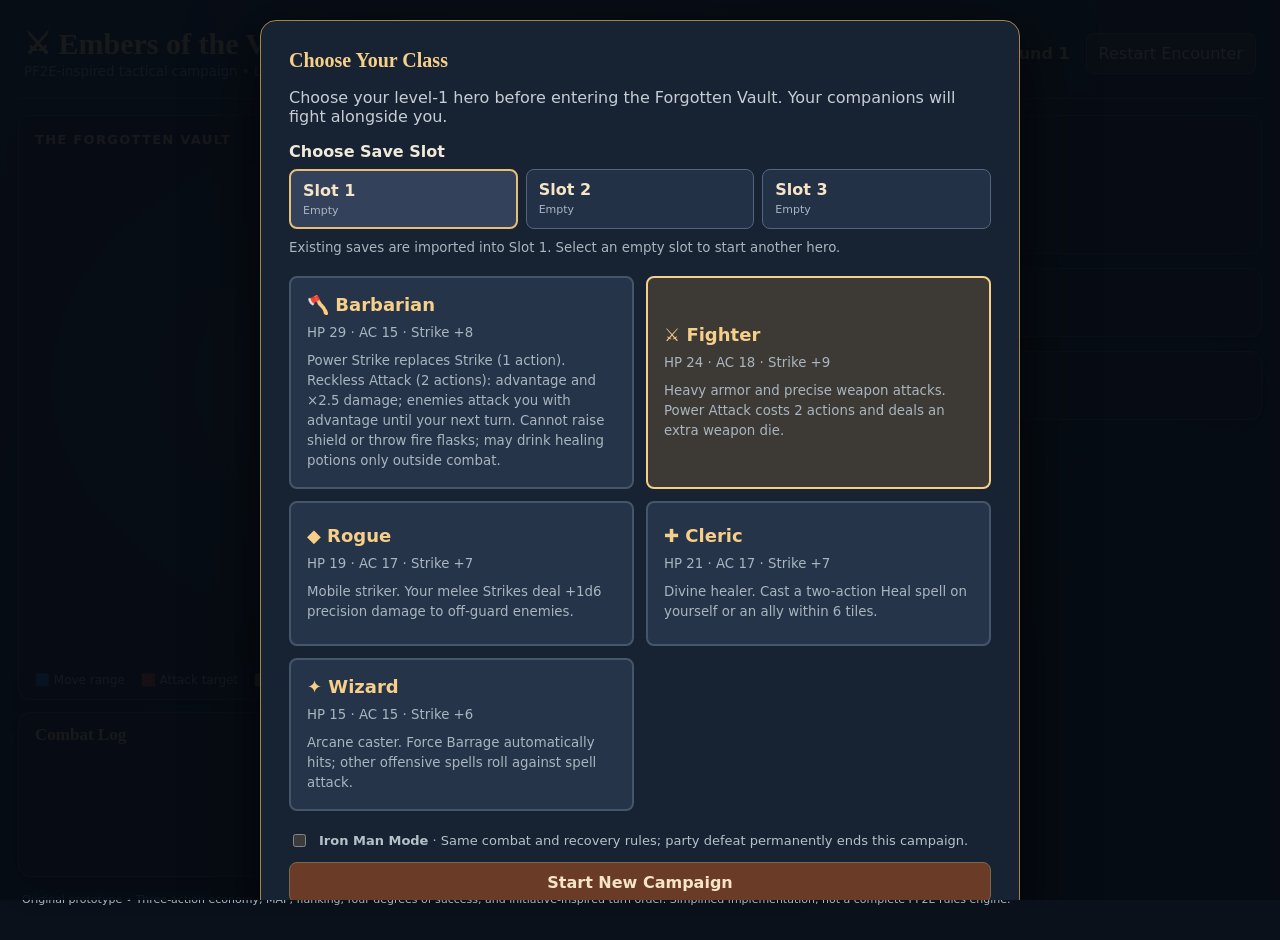
<file: preview/branches/feature--expedition-variety-bosses/index.html>
<!doctype html><html lang="en"><head><meta charset="utf-8"><meta name="viewport" content="width=device-width,initial-scale=1"><title>Embers of the Vault</title><style>:root{color-scheme:dark;font-family:Inter,system-ui,Segoe UI,sans-serif;background:#0b111b;color:#f1e9d9}*{box-sizing:border-box}body{margin:0;background:radial-gradient(circle at 40% 0%,#26364a,#0b111b 70%)}button{font:inherit;cursor:pointer;border:1px solid #7c6747;background:#332b26;color:#f5e5c6;border-radius:8px;padding:10px 12px}button:hover:not(:disabled){background:#59412c;border-color:#f0b967}button:disabled{opacity:.35;cursor:default}#app{max-width:1510px;margin:auto;padding:18px}header{display:flex;justify-content:space-between;align-items:center;padding:8px 6px 18px;border-bottom:1px solid #4d4d50}h1{font-family:Georgia,serif;font-size:30px;color:#f6cf89;margin:0}small,.hint,footer{color:#a9b5bf}h2{font-family:Georgia,serif;color:#f6cf89;font-size:20px;margin:0 0 12px}.header-right{display:flex;align-items:center;gap:16px}#round{color:#f6cf89;font-weight:700}main{display:grid;grid-template-columns:minmax(0,1.8fr) minmax(320px,1fr);gap:16px;margin-top:16px}.arena,.panel{border:1px solid #39485a;border-radius:12px;background:#131c29;box-shadow:0 8px 30px #0005}.arena{min-height:650px;overflow:hidden}.scene-title{display:flex;justify-content:space-between;gap:12px;padding:16px;color:#e6c28b;font-weight:700;letter-spacing:.1em;font-size:13px}.scene-title span{color:#9fadb9;font-weight:400;letter-spacing:0}#battlefield{width:100%;background:radial-gradient(ellipse at 50% 44%,#32404a,#101823 73%)}#board{display:block;width:100%;height:auto;max-height:660px}.legend{display:flex;flex-wrap:wrap;gap:16px;padding:12px 16px;color:#b6c1c9;font-size:12px}aside{display:flex;flex-direction:column;gap:14px}.panel{padding:16px}.action-pips{display:flex;gap:8px;margin:12px 0}.pip{width:30px;height:30px;border:2px solid #e7bd73;border-radius:50%;background:#a96e31;box-shadow:0 0 10px #b87c3770}.pip.spent{background:transparent;opacity:.4}.actions{display:grid;grid-template-columns:1fr 1fr;gap:8px}.actions button{min-height:43px;text-align:left}.actions button.active{border-color:#68d5ff;background:#234354}.actions button.full{grid-column:1/-1;text-align:center;background:#6a3b26}.hint{font-size:13px;min-height:32px;line-height:1.5}.stats{display:flex;gap:8px;flex-wrap:wrap;font-size:13px}.stat{background:#263449;padding:7px;border-radius:6px}.unit-row{display:flex;align-items:center;gap:9px;padding:8px 0;border-bottom:1px solid #344052;font-size:13px}.unit-row:last-child{border:0}.unit-row .name{flex:1}.unit-row .hp{font-variant-numeric:tabular-nums;color:#e7caa0}.unit-row.dead{opacity:.35}.bar{width:75px;height:7px;background:#513333;border-radius:9px;overflow:hidden}.bar>div{height:100%;background:#65b879}.log-panel{flex:1;min-height:210px}#log{height:210px;overflow-y:auto;font-size:12px;line-height:1.55;color:#cad4dd}#log p{margin:0;padding:5px 0;border-bottom:1px solid #273343}#log strong{color:#eac68b}footer{font-size:11px;padding:16px 4px}.tile{stroke:#64717a;stroke-width:1.5;cursor:pointer}.tile:hover{stroke:#ffdf9c;stroke-width:3}.unit{cursor:pointer}.unit text{pointer-events:none;font-weight:800;paint-order:stroke;stroke:#111827;stroke-width:4px}.target-ring{fill:none;stroke:#f46e67;stroke-width:4;stroke-dasharray:7 5}.selected-ring{fill:none;stroke:#f9d782;stroke-width:4}@media(max-width:900px){main{grid-template-columns:1fr}.arena{min-height:0}.scene-title{flex-direction:column}.panel{padding:13px}}

.class-screen{position:fixed;inset:0;z-index:20;background:#070c14ee;display:flex;align-items:center;justify-content:center;padding:20px;overflow:auto}.class-screen.hidden{display:none}.class-dialog{width:min(760px,100%);padding:28px;border:1px solid #a5824e;border-radius:16px;background:#172332;box-shadow:0 20px 70px #000b}.class-dialog>p{color:#c6cdd4}.class-choices{display:grid;grid-template-columns:repeat(2,minmax(0,1fr));gap:12px;margin:20px 0}.class-choice{padding:16px;text-align:left;min-height:145px;background:#263449;border:2px solid #45556a}.class-choice.selected{border-color:#f6cf89;background:#3d3a35}.class-choice strong{display:block;color:#f6cf89;font-size:18px}.class-choice small{display:block;margin-top:8px;line-height:1.5}.begin-game{width:100%;font-weight:700;background:#6a3b26}.class-choices button:focus-visible,.begin-game:focus-visible{outline:3px solid #68d5ff;outline-offset:2px}@media(max-width:600px){.class-choices{grid-template-columns:1fr}.class-dialog{padding:18px}}

.campaign-stats{display:grid;grid-template-columns:repeat(3,1fr);gap:10px;margin:18px 0}.campaign-stats>div{padding:12px;background:#263449;border-radius:8px}.campaign-stats strong{display:block;color:#f6cf89;font-size:19px}.campaign-buttons{display:flex;flex-wrap:wrap;gap:10px;margin-top:20px}.campaign-buttons button:first-child{flex:1;background:#6a3b26}.campaign-buttons button:disabled{opacity:.35}.begin-game.secondary{margin-top:10px;background:#263449}#campaignInventory{line-height:1.8;color:#d4dce2}#campaignStory{line-height:1.6}#campaignBadge{font-size:12px;color:#eac68b}h3{color:#eac68b;font-family:Georgia,serif}@media(max-width:600px){.campaign-stats{grid-template-columns:1fr}.campaign-buttons{flex-direction:column}}

.camp-options{display:grid;grid-template-columns:repeat(2,minmax(0,1fr));gap:9px;margin:10px 0 20px}.camp-option{display:block;text-align:left;background:#263449;border:1px solid #586777;border-radius:8px;padding:10px;min-height:54px}.camp-option.selected{border:2px solid #f6cf89;background:#3c3c35}.camp-option:disabled{opacity:.4}.camp-option small{display:block;line-height:1.5;margin-top:5px}.camp-option strong{color:#f6cf89}.camp-note{color:#b6c1c9;font-size:13px;grid-column:1/-1}.equipment-line{padding:7px 0;color:#d4dce2}@media(max-width:600px){.camp-options{grid-template-columns:1fr}}

.hero-sheet{background:#202e40;border:1px solid #45576d;border-radius:10px;padding:14px;margin:10px 0 22px}.hero-sheet-head{display:flex;justify-content:space-between;gap:10px;align-items:center;color:#f6cf89}.hero-sheet-head span{color:#b6c1c9;font-size:12px}.hero-sheet-grid{display:grid;grid-template-columns:repeat(4,minmax(0,1fr));gap:8px;margin:14px 0}.hero-sheet-grid>div{background:#304057;border-radius:7px;padding:10px}.hero-sheet-grid small{display:block;color:#b6c1c9;font-size:11px}.hero-sheet-grid strong{display:block;font-size:22px;color:#f6cf89;margin-top:3px}.hero-breakdown{display:grid;grid-template-columns:max-content 1fr;gap:8px 14px;font-size:12px;color:#c9d2db;line-height:1.5}.hero-breakdown strong{color:#eac68b}@media(max-width:600px){.hero-sheet-grid{grid-template-columns:repeat(2,1fr)}.hero-breakdown{grid-template-columns:1fr;gap:3px}.hero-breakdown span{margin-bottom:8px}}

/* Combat layout: map and compact scrolling log share the left column. */
.battle-column{display:flex;flex-direction:column;gap:12px;min-width:0}
.battle-column .arena{min-height:0}
.battle-column #board{max-height:min(56vh,560px)}
.battle-column .log-panel{flex:none;min-height:0;padding:12px 16px}
.battle-column .log-panel h2{font-size:17px;margin-bottom:7px}
.battle-column #log{height:112px;overflow-y:auto}
@media(max-width:900px){.battle-column #board{max-height:60vh}.battle-column #log{height:110px}}

.world-map{position:relative;min-height:240px;border-radius:12px;overflow:hidden;margin:12px 0 22px;background:radial-gradient(ellipse at 65% 30%,#564a45,#243b42 65%,#1a2835);border:1px solid #6e695d}.world-links{position:absolute;inset:0;width:100%;height:100%}.world-links line{stroke:#e1b77a88;stroke-width:.55;stroke-dasharray:1.5 1.5}.map-node{position:absolute;transform:translate(-50%,-50%);width:20%;padding:10px 4px;z-index:1;font-size:11px;text-align:center;background:#263449e8}.map-node.available{border:2px solid #f6cf89;background:#55432d}.map-node.selected{box-shadow:0 0 0 3px #74c4d6}@media(max-width:600px){.world-map{min-height:300px}.map-node{width:25%;font-size:9px}}

/* Keep the top of tall campaign dialogs reachable on iPhone Safari. */
.class-screen{align-items:flex-start;justify-content:center;overflow-y:auto;overflow-x:hidden;-webkit-overflow-scrolling:touch;overscroll-behavior-y:contain;min-height:0}
.class-screen .class-dialog{flex:0 0 auto;margin:auto 0;max-width:100%}
@media(max-width:600px){.class-screen{padding:calc(12px + env(safe-area-inset-top,0px)) 12px calc(20px + env(safe-area-inset-bottom,0px))}.class-screen .class-dialog{margin:0 auto}.world-map{touch-action:pan-y}}

#exploreChoices .camp-option,#merchantChoices .camp-option{min-height:76px}#exploreChoices .camp-option:disabled,#merchantChoices .camp-option:disabled{opacity:.48}

.scouting-intel{margin:-8px 0 20px;padding:12px 14px;background:#202e40;border:1px solid #45576d;border-radius:9px}.scouting-intel h4{color:#f6cf89;margin:0 0 10px}.scouting-entry{font-size:12px;line-height:1.6;padding:8px 0;border-top:1px solid #45576d}.scouting-entry strong{color:#eac68b}.scouting-entry div{color:#d4dce2}

.expedition-legend{display:flex;flex-direction:column;gap:5px;flex:0 0 auto;min-width:110px;font-size:13px;line-height:1.3;color:#d4dce2}.expedition-legend strong{font-size:14px;letter-spacing:.06em;color:#f6cf89;margin-bottom:5px}.expedition-map{display:flex;gap:12px;padding:18px;overflow-x:auto;min-height:220px}.expedition-stage{display:flex;flex:1;min-width:125px;flex-direction:column;gap:10px;justify-content:center}.expedition-stage strong{text-align:center;color:#eac68b;font-size:12px}.expedition-node{font-size:12px;padding:12px 6px;min-height:52px}.expedition-node.selected{outline:2px solid #74c4d6}@media(max-width:600px){.expedition-map{flex-direction:column}.expedition-stage{min-width:0;flex-direction:row;flex-wrap:wrap}.expedition-stage strong{width:100%}.expedition-node{flex:1;min-width:90px}}

.companion-sheets{display:grid;grid-template-columns:repeat(auto-fit,minmax(180px,1fr));gap:10px;margin-bottom:14px}.companion-sheet{display:flex;flex-direction:column;gap:6px;padding:12px;border:1px solid #526679;border-radius:8px;background:#172534;font-size:13px}.level-row{display:flex;flex-wrap:wrap;gap:8px;padding:12px 0;border-top:1px solid #43566a}.level-row>strong{width:100%}.level-row .camp-option{flex:1;min-width:140px}
#levelModalChoices{display:block;margin:14px 0 18px;text-align:left}
#levelModalChoices .level-modal-row{display:grid;grid-template-columns:repeat(2,minmax(0,1fr));gap:12px;padding:0;border:0;align-items:stretch}
#levelModalChoices .level-modal-row>strong{grid-column:1/-1;display:block;width:auto;font-size:17px;margin-bottom:3px}
#levelModalChoices .level-modal-row .camp-option{width:100%;min-width:0;min-height:90px;padding:16px;display:flex;flex-direction:column;justify-content:center;gap:4px}
#levelModalChoices .level-modal-row .camp-option small{margin-top:0}
@media(max-width:520px){#levelModalChoices .level-modal-row{grid-template-columns:1fr}}


.companion-sheets{display:grid;grid-template-columns:repeat(2,minmax(0,1fr));gap:12px;width:100%;margin-bottom:16px}.companion-choices{display:grid;grid-template-columns:repeat(2,minmax(0,1fr));gap:12px;width:100%}.companion-choices .camp-option{width:100%;min-width:0;min-height:88px;align-self:stretch}.companion-sheet{min-width:0}@media(max-width:520px){.companion-sheets,.companion-choices{grid-template-columns:1fr}}
 .save-slots-wrap{margin:10px 0 18px;text-align:left}.save-slots{display:grid;grid-template-columns:repeat(3,minmax(0,1fr));gap:8px;margin:8px 0}.save-slot{display:flex;flex-direction:column;align-items:flex-start;gap:4px;background:#233146;border:1px solid #52657c}.save-slot.selected{border:2px solid #e6bd79;background:#34415a}.save-slot small{font-size:11px;text-align:left}#soundToggle{padding:7px 10px;font-size:12px}@media(max-width:520px){.save-slots{grid-template-columns:1fr}} \n.supply-result-overlay[hidden]{display:none}.supply-result-overlay{position:fixed;inset:0;z-index:1000;background:#060b13d9;display:flex;align-items:center;justify-content:center;padding:20px;backdrop-filter:blur(5px)}.supply-result-dialog{width:min(440px,100%);border:2px solid #a67d43;border-radius:16px;background:linear-gradient(160deg,#263246,#111a27 75%);box-shadow:0 22px 90px #000c,0 0 38px #c9943b33;padding:30px;text-align:center;color:#f1e9d9}.supply-result-emblem{font-size:45px;color:#f6cf89}.supply-result-dialog h2{font-size:26px;margin:10px 0}.supply-result-dialog p{color:#bfc9d4;line-height:1.5}.supply-result-entry{background:#101a29;border:1px solid #425166;border-radius:9px;padding:12px;margin:9px 0;font-weight:700}.supply-result-rare{border-color:#f1c26b;background:#48351d;color:#ffdc94}.supply-result-rare small{display:block;font-size:12px;margin-top:5px;color:#e9c78e}.supply-result-dialog button{margin-top:15px;min-width:190px;background:#70502c;border-color:#e3b56a}.supply-result-dialog button:focus-visible{outline:3px solid #fff;outline-offset:3px}
/* Compact camp: primary actions stay accessible while optional sections collapse. */
#campaignScreen .class-dialog{width:min(900px,100%)}
#campaignScreen .campaign-stats{margin:12px 0;gap:8px}
#campaignScreen .campaign-stats>div{padding:9px 12px}
#campaignScreen .camp-action-bar{position:sticky;top:0;z-index:5;background:#172332f5;padding:8px 0 10px;border-bottom:1px solid #45576d;backdrop-filter:blur(8px)}
#campaignScreen .campaign-buttons{margin:0;gap:8px}
#campaignScreen .campaign-buttons button{padding:9px}
#campaignScreen #campaignNote{margin:6px 0 0;min-height:0}
#campaignScreen .camp-section{border-bottom:1px solid #405166;padding:3px 0}
#campaignScreen .camp-section>summary{cursor:pointer;list-style:none;color:#f6cf89;font:700 19px Georgia,serif;padding:12px 26px 12px 0;position:relative}
#campaignScreen .camp-section>summary::-webkit-details-marker{display:none}
#campaignScreen .camp-section>summary:after{content:"▸";position:absolute;right:6px;top:12px;font:18px system-ui;color:#c3a06c}
#campaignScreen .camp-section[open]>summary:after{content:"▾"}
#campaignScreen .camp-section>summary:focus-visible{outline:2px solid #68d5ff}
#campaignScreen .world-map{margin:4px 0 12px;min-height:205px}
#campaignScreen .camp-options{margin:6px 0 12px}
@media(max-width:600px){#campaignScreen .campaign-buttons{flex-direction:row;flex-wrap:wrap}#campaignScreen .campaign-buttons button{flex:1 1 42%;font-size:12px}#campaignScreen .campaign-stats{grid-template-columns:repeat(3,minmax(0,1fr))}#campaignScreen .campaign-stats>div{padding:7px;font-size:11px;overflow-wrap:anywhere}#campaignScreen .campaign-stats strong{font-size:15px}#campaignScreen .world-map{min-height:235px}}
.camp-party-health{display:grid;grid-template-columns:repeat(auto-fit,minmax(180px,1fr));gap:10px;margin:12px 0}.camp-health-card{padding:10px 12px;border:1px solid #46556a;border-radius:9px;background:#172333}.camp-health-head{display:flex;justify-content:space-between;gap:8px;font-size:13px}.camp-health-track{height:9px;background:#49333a;border-radius:6px;overflow:hidden;margin-top:9px}.camp-health-fill{height:100%;background:#67ba87}.camp-health-fill.low{background:#dc7763}.camp-health-fill.mid{background:#d7ae65}</style></head><body><div id="app"><div id="classScreen" class="class-screen"><div class="class-dialog"><h2>Choose Your Class</h2><p>Choose your level-1 hero before entering the Forgotten Vault. Your companions will fight alongside you.</p><div class="save-slots-wrap"><strong>Choose Save Slot</strong><div id="saveSlots" class="save-slots"></div><small>Existing saves are imported into Slot 1. Select an empty slot to start another hero.</small></div><div id="classChoices" class="class-choices"><p id="classLoading">Loading available classes…</p></div><label class="camp-note" style="display:flex;align-items:center;gap:10px;margin:12px 0"><input id="ironmanMode" type="checkbox"> <span><strong>Iron Man Mode</strong> · Same combat and recovery rules; party defeat permanently ends this campaign.</span></label><button id="beginGame" class="begin-game">Start New Campaign</button><button id="continueGame" class="begin-game secondary" hidden>Continue Saved Campaign</button></div></div><div id="campaignScreen" class="class-screen hidden" role="dialog" aria-label="Campaign camp"><div class="class-dialog"><h2 id="campaignTitle">The Ember Road</h2><p id="campaignStory"></p><div id="campaignStats" class="campaign-stats"></div><div id="campPartyHealth" class="camp-party-health" aria-live="polite"></div><div class="camp-action-bar"><div class="campaign-buttons"><button id="campaignNext">Continue Adventure</button><button id="campaignRest">Rest at Camp</button><button id="campaignPotion">Drink Healing Potion</button><button id="campaignNew">New Campaign</button></div><p class="hint" id="campaignNote"></p></div><details class="camp-section" open><summary>Choose Your Route</summary><div id="worldMap" class="world-map"></div></details><details class="camp-section" open><summary>Exploration & Scouting</summary><div id="exploreChoices" class="camp-options"></div><div id="scoutingIntel" class="scouting-intel" aria-live="polite"></div></details><div id="merchantShopHome" hidden><div id="merchantChoices" class="camp-options"></div></div><details class="camp-section"><summary>Your Character</summary><div id="campHeroSheet"></div></details><details class="camp-section" open><summary>Level-Up Choices</summary><div id="featChoices" class="camp-options"></div></details><details class="camp-section"><summary>Equipment & Inventory</summary><div id="campaignInventory"></div><div id="equipmentChoices" class="camp-options"></div></details><details class="camp-section"><summary>Choose Two Companions</summary><div id="partyChoices" class="camp-options"></div></details></div></div><header><div><h1>⚔ Embers of the Vault</h1><small>PF2E-inspired tactical campaign • Levels 1–10</small></div><div class="header-right"><button id="soundToggle" type="button" aria-pressed="true" title="Toggle combat sound effects">Sound: On</button><span id="campaignBadge">The Ember Road</span><span id="round">Round 1</span><button id="restart">Restart Encounter</button></div></header><main><div class="battle-column"><section class="arena"><div class="scene-title"><strong id="encounterTitle">THE FORGOTTEN VAULT</strong> <span>Click a highlighted tile to move or an enemy to attack</span></div><div id="battlefield"><svg id="board" viewBox="0 0 980 620" role="img" aria-label="Isometric tactical battle grid"></svg></div><div class="legend"><span>🟦 Move range</span><span>🟥 Attack target</span><span>🟨 Selected</span><span>⚔ Critical: +10 over AC</span></div></section><section class="panel log-panel"><h2>Combat Log</h2><div id="log" aria-live="polite"></div></section></div><aside><section class="panel"><h2 id="actorName">Your turn</h2><div id="actorStats"></div><div class="action-pips" id="pips"></div><div id="actions" class="actions"></div><p class="hint" id="hint"></p></section><section class="panel"><h2>Character Sheet</h2><div id="combatHeroSheet"></div></section><section class="panel"><h2>Party & Enemies</h2><div id="roster"></div></section></aside></main><footer>Original prototype • Three-action economy, MAP, flanking, four degrees of success, and initiative-inspired turn order. Simplified implementation, not a complete PF2E rules engine.</footer></div><script>window.addEventListener('error',function(e){var c=document.getElementById('classChoices');if(c&&document.getElementById('classLoading'))c.innerHTML='<p style="color:#ffb4a8">Game startup failed. Please report: '+String(e.message).replace(/[&<>]/g,'')+'</p>';});</script><script>'use strict';
const W=9,H=8,CX=490,CY=105,TW=90,TH=45;
const terrain=new Set(['3,2','5,3','2,5','6,5']);
const classes={
barbarian:{name:'Barbarian',hp:29,ac:15,attack:8,damage:10,icon:'🪓',color:'#dc875e',special:'Reckless Attack',description:'Power Strike replaces Strike (1 action). Reckless Attack (2 actions): advantage and ×2.5 damage; enemies attack you with advantage until your next turn. Cannot raise shield or throw fire flasks; may drink healing potions only outside combat.'},
fighter:{name:'Fighter',hp:24,ac:18,attack:9,damage:8,icon:'⚔',color:'#6ab5e8',special:'Power Attack',description:'Heavy armor and precise weapon attacks. Power Attack costs 2 actions and deals an extra weapon die.'},
rogue:{name:'Rogue',hp:19,ac:17,attack:7,damage:6,icon:'◆',color:'#a7d5a2',special:'Sneak Attack',description:'Mobile striker. Your melee Strikes deal +1d6 precision damage to off-guard enemies.'},
cleric:{name:'Cleric',hp:21,ac:17,attack:7,spellAttack:8,damage:6,icon:'✚',color:'#e6c883',special:'Heal',description:'Divine healer. Cast a two-action Heal spell on yourself or an ally within 6 tiles.'},
wizard:{name:'Wizard',hp:15,ac:15,attack:6,spellAttack:9,damage:4,icon:'✦',color:'#b6a3f1',special:'Force Barrage',description:'Arcane caster. Force Barrage automatically hits; other offensive spells roll against spell attack.'}
};
let chosenClass='fighter',started=false,specialMode=false;
let soundEnabled=true,audioContext=null;
function playSound(kind){if(!soundEnabled)return;try{const Audio=window.AudioContext||window.webkitAudioContext;if(!Audio)return;audioContext=audioContext||new Audio();if(audioContext.state==='suspended')audioContext.resume();const now=audioContext.currentTime,osc=audioContext.createOscillator(),gain=audioContext.createGain();osc.type=kind==='hit'?'triangle':kind==='spell'?'sine':'square';osc.frequency.setValueAtTime(kind==='hit'?170:kind==='spell'?480:340,now);osc.frequency.exponentialRampToValueAtTime(kind==='hit'?90:kind==='spell'?720:260,now+.13);gain.gain.setValueAtTime(kind==='hit'?.11:.045,now);gain.gain.exponentialRampToValueAtTime(.001,now+(kind==='hit'?.22:.17));osc.connect(gain);gain.connect(audioContext.destination);osc.start(now);osc.stop(now+.18)}catch(e){console.warn('Sound unavailable',e)}}
function playMiss(kind='melee',critical=false){
 if(!soundEnabled)return;
 try{
  const Audio=window.AudioContext||window.webkitAudioContext;if(!Audio)return;
  audioContext=audioContext||new Audio();if(audioContext.state==='suspended')audioContext.resume();
  const now=audioContext.currentTime;
  // Melee: airy descending whoosh. Spell: hollow dissipating shimmer.
  // Critical failures have a slightly longer, lower-pitched finish.
  const notes=kind==='spell'?
    [['sine',610,205,.060,0,.18],['triangle',880,340,.027,.045,critical?.29:.19]]:
    [['sawtooth',310,110,.048,0,.13],['triangle',225,75,.032,.045,critical?.25:.14]];
  for(const [type,from,to,volume,delay,duration] of notes){
   const osc=audioContext.createOscillator(),gain=audioContext.createGain(),t=now+delay;
   osc.type=type;osc.frequency.setValueAtTime(from,t);osc.frequency.exponentialRampToValueAtTime(to,t+duration);
   gain.gain.setValueAtTime(.0001,t);gain.gain.linearRampToValueAtTime(volume,t+.012);
   gain.gain.exponentialRampToValueAtTime(.0001,t+duration);
   osc.connect(gain);gain.connect(audioContext.destination);osc.start(t);osc.stop(t+duration+.015);
  }
 }catch(e){console.warn('Miss sound unavailable',e)}
}
function playCriticalHit(){
 if(!soundEnabled)return;
 try{
  const Audio=window.AudioContext||window.webkitAudioContext;if(!Audio)return;
  audioContext=audioContext||new Audio();if(audioContext.state==='suspended')audioContext.resume();
  const now=audioContext.currentTime;
  // Original layered critical-hit sting: impact, low thump, and bright metallic finish.
  for(const [type,start,end,volume,delay,duration] of [
   ['sawtooth',340,68,.13,0,.20],['triangle',115,43,.19,.015,.29],
   ['square',1046.5,783.99,.045,.075,.17],['sine',1567.98,1174.66,.038,.115,.21]
  ]){
   const osc=audioContext.createOscillator(),gain=audioContext.createGain(),t=now+delay;
   osc.type=type;osc.frequency.setValueAtTime(start,t);osc.frequency.exponentialRampToValueAtTime(end,t+duration);
   gain.gain.setValueAtTime(.0001,t);gain.gain.linearRampToValueAtTime(volume,t+.009);
   gain.gain.exponentialRampToValueAtTime(.0001,t+duration);
   osc.connect(gain);gain.connect(audioContext.destination);osc.start(t);osc.stop(t+duration+.015);
  }
 }catch(e){console.warn('Critical hit audio unavailable',e)}
}
let endingMusicNodes=[];
function stopEndingMusic(){for(const node of endingMusicNodes){try{node.stop()}catch(e){}}endingMusicNodes=[]}
function playEndingMusic(outcome){
 if(!soundEnabled)return;
 try{
  const Audio=window.AudioContext||window.webkitAudioContext;if(!Audio)return;
  audioContext=audioContext||new Audio();if(audioContext.state==='suspended')audioContext.resume();
  stopEndingMusic();
  // Original, short melodies composed for Embers of the Vault; no external audio assets.
  const victory=[[392,0,.20],[523.25,.21,.20],[659.25,.42,.20],[783.99,.63,.34],[659.25,1.02,.15],[783.99,1.20,.18],[1046.5,1.42,.58]];
  const defeat=[[392,0,.32],[369.99,.35,.32],[311.13,.70,.37],[261.63,1.12,.50],[196,1.68,.76]];
  const notes=outcome==='victory'?victory:defeat,now=audioContext.currentTime+.035;
  for(const [frequency,offset,duration] of notes){
   const osc=audioContext.createOscillator(),gain=audioContext.createGain();
   osc.type=outcome==='victory'?'triangle':'sine';osc.frequency.setValueAtTime(frequency,now+offset);
   gain.gain.setValueAtTime(.0001,now+offset);
   gain.gain.linearRampToValueAtTime(.085,now+offset+.025);
   gain.gain.setValueAtTime(.07,now+offset+Math.max(.04,duration-.09));
   gain.gain.exponentialRampToValueAtTime(.0001,now+offset+duration);
   osc.connect(gain);gain.connect(audioContext.destination);
   osc.start(now+offset);osc.stop(now+offset+duration+.02);endingMusicNodes.push(osc);
  }
 }catch(e){console.warn('Ending music unavailable',e)}
}
function toggleSound(){soundEnabled=!soundEnabled;const b=document.getElementById('soundToggle');if(b){b.textContent=soundEnabled?'Sound: On':'Sound: Off';b.setAttribute('aria-pressed',String(soundEnabled))}if(soundEnabled)playSound('ui');else stopEndingMusic()}
const SAVE_KEY='embers-vault-campaign-v1';
const SLOT_PREFIX='embers-vault-save-slot-v2-';
const SLOT_COUNT=3;
let activeSlot=1;
const chapters=[
{title:'The Forgotten Vault',story:'A sealed crypt has opened beneath the old road. Find the missing brass key before the raiders claim it.',xp:500,silver:18,loot:'Runed Brass Key',enemies:[]},
{title:'The Ashen Crossing',story:'Tracks lead to a ruined crossing. A band of raiders guards the bridge to the ember shrine.',xp:500,silver:26,loot:'Reinforced Armor',enemies:[{id:'bandit1',name:'Ash Raider',x:6,y:1,hp:18,ac:16,attack:8,damage:6,init:18,icon:'☠'},{id:'bandit2',name:'Bridge Archer',x:7,y:2,hp:16,ac:16,attack:7,damage:5,init:13,icon:'➶'},{id:'brute',name:'Ashen Brute',x:7,y:0,hp:28,ac:17,attack:9,damage:8,init:11,icon:'♜'}]},
{title:'The Ember Shrine',story:'The warden of the shrine awakens. Defeat its guardians and recover the ember relic.',xp:600,silver:45,loot:'Emberforged Weapon',enemies:[{id:'cult1',name:'Ember Acolyte',x:6,y:1,hp:21,ac:17,attack:9,damage:7,init:18,icon:'✦'},{id:'cult2',name:'Shrine Sentinel',x:7,y:2,hp:24,ac:18,attack:9,damage:7,init:13,icon:'♜'},{id:'boss3',name:'Ember Warden',x:7,y:0,hp:38,ac:19,attack:10,damage:9,init:11,icon:'🔥'}]}
];
const items={
'Runed Brass Key':{slot:null,description:'Quest item. Opens the way to the shrine.'},
'Reinforced Armor':{slot:'armor',description:'+1 AC while equipped.'},
'Emberforged Weapon':{slot:'weapon',description:'+2 Strike attack and damage while equipped.'},'Warded Cloak':{slot:'armor',description:'+1 AC while equipped.'},'Cinder Talisman':{slot:'armor',description:'+2 AC while equipped.'},'Ashen Crown':{slot:null,description:'Final trophy.'}
};

const TIER_NAMES=['Worn','Forged','Enchanted','Runic','Legendary'];
for(let tier=1;tier<=5;tier++){
 const name=TIER_NAMES[tier-1],level=2*tier-1;
 items[name+' Vanguard Blade']={slot:'weapon',level,attack:tier,damage:tier,description:'Level '+level+' · +'+tier+' melee attack and damage.'};
 items[name+' Guardian Armor']={slot:'armor',level,ac:tier,description:'Level '+level+' · +'+tier+' AC.'};
 items[name+' Mystic Focus']={slot:'focus',level,spellAttack:tier,spellDamage:tier,description:'Level '+level+' · +'+tier+' spell attack and damage.'};
}
function equipmentBonus(slot,stat){const id=campaign?.equipment?.[slot],item=items[id];if(!item||item.slot!==slot||(item.level||1)>campaign.level)return 0;if(id==='Cinder Talisman'&&stat==='ac')return 2;if(['Reinforced Armor','Warded Cloak'].includes(id)&&stat==='ac')return 1;if(id==='Emberforged Weapon'&&['attack','damage'].includes(stat))return 2;return item[stat]||0}
function grantTreasure(chance=1){if(Math.random()>=chance)return null;const tier=Math.min(5,Math.ceil(campaign.level/2)),pool=Object.entries(items).filter(([name,item])=>item.level===2*tier-1&&item.slot&&!campaign.inventory.includes(name)).map(([name])=>name);if(!pool.length)return null;const name=pool[Math.floor(Math.random()*pool.length)];campaign.inventory.push(name);return name}
const companions={
cleric:{name:'Mira • Cleric',hp:19,ac:16,attack:6,spellAttack:8,damage:5,init:16,icon:'✚',color:'#e6c883',description:'Support healer. Casts Heal on wounded allies.'},
rogue:{name:'Vex • Rogue',hp:17,ac:17,attack:7,damage:6,init:19,icon:'◆',color:'#a7d5a2',description:'Fast melee skirmisher.'},
fighter:{name:'Bram • Fighter',hp:25,ac:18,attack:8,damage:8,init:14,icon:'⚔',color:'#8ab6dc',description:'Armored front-line defender.'},
wizard:{name:'Lyra • Wizard',hp:15,ac:15,attack:6,spellAttack:9,damage:4,init:17,icon:'✦',color:'#b9a1e6',description:'Casts ranged Force Barrage.'}
};
const feats={
barbarian:[{id:'brutal_power',name:'Brutal Power',description:'Power Strike deals +3 damage.'},{id:'iron_hide',name:'Iron Hide',description:'Gain +1 AC permanently.'}],
fighter:[{id:'heavy_strike',name:'Forceful Assault',description:'Your two-action Power Attack deals +4 additional damage on a hit.'},{id:'iron_guard',name:'Iron Guard',description:'Gain +1 AC at all times.'}],
rogue:[{id:'precise_sneak',name:'Precise Sneak',description:'Sneak Attack deals an extra 1d6 precision damage against flanked foes.'},{id:'nimble_defense',name:'Nimble Defense',description:'Gain +1 AC at all times.'}],
cleric:[{id:'healing_hands',name:'Healing Hands',description:'Your Heal spell restores an extra 4 HP.'},{id:'blessed_armor',name:'Blessed Armor',description:'Gain +1 AC at all times.'}],
wizard:[{id:'potent_barrage',name:'Potent Barrage',description:'Force Barrage deals an extra 1d4 force damage.'},{id:'arcane_ward',name:'Arcane Ward',description:'Gain +1 AC at all times.'}]
};

const levelPaths={
barbarian:['Savage Endurance|Heavy Hand','Thick Skin|Relentless Force','Feral Vigor|Bloodlust','Battle Hardened|Crushing Swing','Unbroken|Savage Momentum','Iron Flesh|Berserker Strength','Death Defiance|Devastating Blow','Titan Blood|Ruthless Precision','Undying Fury|Bonebreaker','Legendary Vitality|Legendary Brutality'],
fighter:['Shield Training|Powerful Strikes','Guarded Advance|Battle Accuracy','Endurance|Crushing Force','Iron Guard|Deadly Aim','Veteran Fortitude|Heavy Blows','Bulwark|Weapon Focus','Indomitable|Brutal Assault','Defender|Champion Strike','Last Stand|Precision Master','Legendary Armor|Legendary Weapon'],
rogue:['Quick Escape|Sharp Blades','Shadow Guard|Precise Aim','Survivor|Backstabber','Ghost Step|Keen Strike','Evasion|Ambush','Tenacity|Deadly Precision','Shadow Cloak|Lethal Edge','Uncatchable|Master Strike','Phantom|Assassin','Untouchable|Perfect Aim'],
cleric:['Sacred Guard|Divine Strike','Blessed Armor|Holy Aim','Faithful Heart|Radiant Force','Sanctuary|Smite','Aegis|Consecration','Grace|Judgment','Divine Shelter|Sacred Power','Steadfast Faith|Purifying Strike','Miracle Guard|Avenger','Exalted Ward|Exalted Weapon'],
wizard:['Arcane Shield|Focused Bolts','Mystic Armor|Spell Precision','Runic Vitality|Arcane Force','Spell Ward|Battle Mage','Protective Sigils|Charged Casting','Mana Shield|Focused Power','Prismatic Guard|Eldritch Aim','Runic Armor|Arcane Surge','Astral Barrier|Master Evoker','Archmage Ward|Archmage Power']
};
const spellDescriptions={"Arcane Lance":"Ranged magic attack: solid single-target damage (2d8 + level).","Frost Lance":"Ranged magic attack: 2d6 + level cold damage; hit reduces target movement next turn.","Storm Lance":"Ranged magic attack: 2d8 + level lightning damage; hit arcs 1d6 to another adjacent enemy.","Flame Lance":"Ranged magic attack: 2d6 + level fire damage; hit inflicts a burning 1d4 damage at start of target turn.","Divine Lance":"Ranged magic attack: 2d8 + level radiant damage.","Sunfire":"Ranged magic attack: 2d6 + level radiant damage; on hit heals the lowest-HP ally 1d6 + level.","Judgment":"Ranged magic attack: 2d8 + level radiant damage; on hit reduces target attack by 1 for the encounter.","Sacred Flame":"Ranged magic attack: 2d6 + level fire damage; on hit grants Kael +2 AC until next turn."};
const martialPaths={"rogue":{"3":[["Improved Sneak Attack","sneakDice",1,"Passive +1d6 Sneak Attack when ally adjacent to target."],["Dirty Trick","technique",0,"2 actions: hit reduces enemy AC by 1."]],"5":[["Deadly Precision","sneakDice",1,"Passive stacking +1d6 Sneak Attack."],["Bleeding Cut","technique",0,"2 actions: hit inflicts persistent 1d4 bleed."]],"7":[["Master Sneak Attack","sneakDice",1,"Passive stacking +1d6 Sneak Attack."],["Crippling Strike","technique",0,"2 actions: hit slows enemy next Stride."]],"9":[["Assassin's Precision","sneakDice",1,"Passive stacking +1d6 Sneak Attack."],["Exposing Strike","technique",0,"2 actions: hit reduces enemy AC by 2."]]},"fighter":{"3":[["Defensive Stance","technique",0,"1 action: +2 AC until next turn, 3 temporary HP."],["Sweeping Strike","technique",0,"2 actions: Strike all adjacent enemies."]],"5":[["Rallying Strike","technique",0,"2 actions: hit heals 5 + level HP."],["Whirlwind Strike","technique",0,"2 actions: Strike all adjacent enemies with +1d6 each hit."]],"7":[["Iron Resolve","damageReduction",2,"Passive: prevent 2 damage per incoming hit."],["Cleaving Arc","technique",0,"2 actions: Strike all adjacent enemies with +1d8 each hit."]],"9":[["Bastion","hp",10,"Passive: +10 maximum HP."],["Tempest Sweep","technique",0,"2 actions: Strike all adjacent enemies with +2d6 each hit."]]}};
function adjacentAlly(a,t){return units.some(v=>v!==a&&alive(v)&&v.team===a.team&&dist(v,t)===1)}
const clericPaths={"3":[["Renewing Prayer","support",0,"2 actions, range 6: heal an ally 2d8 + level HP and grant 3 temporary HP."],["Divine Lance","spell",0,"2 actions, range 6: 2d8 + level radiant damage vs AC."]],"5":[["Blessing of Valor","support",0,"2 actions, range 6: grant an ally +2 to melee and spell attacks for 2 rounds."],["Judgment","spell",0,"2 actions, range 6: 2d8 + level radiant damage; hit reduces enemy attack by 1."]],"7":[["Restorative Wave","support",0,"2 actions: heal every living ally 1d8 + level HP."],["Withering Brand","spell",0,"2 actions, range 6: 2d6 + level radiant damage; hit reduces enemy AC by 2."]],"9":[["Sanctuary Aura","support",0,"2 actions: grant every living ally 5 temporary HP and +2 AC for 2 rounds."],["Searing Verdict","spell",0,"2 actions, range 6: 2d8 + level fire damage; hit inflicts persistent 1d4 burning damage."]]};
const wizardPaths={"3":[["Flame Burst","area",0,"2 actions, range 6: 2d6 + level fire damage in a circular radius of 2 tiles."],["Frost Lance","spell",0,"2 actions, range 6: 2d6 + level cold damage; hit slows next enemy Stride."]],"5":[["Thunderstorm","area",0,"2 actions, range 6: 2d6 + level lightning damage in a circular radius of 3 tiles."],["Flame Lance","spell",0,"2 actions, range 6: 2d6 + level fire damage; hit burns target for 1d4 next turn."]],"7":[["Meteor Shower","area",0,"2 actions, range 6: 3d6 + level fire damage in a circular radius of 4 tiles."],["Crippling Ray","spell",0,"2 actions, range 6: 3d8 + level force damage; hit reduces enemy attack by 2."]],"9":[["Arcane Cataclysm","area",0,"2 actions, range 6: 4d6 + level arcane damage in a circular radius of 5 tiles."],["Doom Bolt","spell",0,"2 actions, range 6: 4d8 + level force damage; hit reduces enemy AC by 2."]]};
const barbarianPowers={
3:[['Bloodlust','bloodlust','Passive: defeating an enemy restores 15% of maximum HP.'],['Savage Cleave','savage_cleave','After defeating an enemy, spend 1 action to attack another adjacent enemy without increasing your multiple attack penalty.']],
5:[['Frenzy','frenzy','1 action, once per encounter: deal 25% more damage for 2 turns, but suffer -2 AC.'],['Executioner','executioner','Passive: deal 50% more damage against enemies below 30% HP.']],
7:[['Death Defiance','death_defiance','Passive, once per encounter: survive an otherwise fatal attack at 1 HP.'],['Unstoppable Assault','unstoppable_assault','Passive: defeating an enemy restores 1 action, once per turn.']],
9:[['Avatar of Rage','avatar_of_rage','1 action, once per encounter: gain 50% damage and temporary HP equal to 20% maximum HP for 2 turns.'],['Bloodbath','bloodbath','Passive: each kill grants +10% damage for the encounter, up to +50%.']]
};
function barbarianHas(id){return campaign?.classId==='barbarian'&&[3,5,7,9].some(level=>campaign.level>=level&&choicesAt(level,'barbarian').find(o=>o.id===campaign.levelPicks?.[level])?.power===id)}
function barbarianDamageMultiplier(a,t){if(!a?.player||actorClass(a)!=='barbarian')return 1;let multiplier=1;if(a.frenzyTurns>0)multiplier+=.25;if(a.avatarTurns>0)multiplier+=.5;if(barbarianHas('executioner')&&t.hp/t.max<.30)multiplier+=.5;multiplier+=Math.min(5,a.bloodbathStacks||0)*.1;return multiplier}
function barbarianKill(a,t){if(!a?.player||actorClass(a)!=='barbarian'||alive(t))return;if(barbarianHas('bloodlust')){const n=Math.min(a.max-a.hp,Math.ceil(a.max*.15));a.hp+=n;say('Bloodlust restores '+n+' HP.')}if(barbarianHas('bloodbath')){a.bloodbathStacks=Math.min(5,(a.bloodbathStacks||0)+1);say('Bloodbath: +'+(a.bloodbathStacks*10)+'% damage for this encounter.')}if(barbarianHas('unstoppable_assault')&&!a.unstoppableUsed){actions=Math.min(3,actions+1);a.unstoppableUsed=true;say('Unstoppable Assault restores 1 action.')}if(barbarianHas('savage_cleave')&&actions>0&&units.some(v=>alive(v)&&v.team==='enemy'&&dist(a,v)===1)){a.cleavePending=true;mode='cleave';say('Savage Cleave ready: select another adjacent enemy (1 action, no added attack penalty).')}}
function barbarianIncoming(target,damage){if(target?.player&&actorClass(target)==='barbarian'&&barbarianHas('death_defiance')&&!target.deathDefianceUsed&&damage>=target.hp){target.deathDefianceUsed=true;damage=Math.max(0,target.hp-1);say('Death Defiance! Survives the fatal attack at 1 HP.')}return damage}
function barbarianTurnStart(u){if(!u?.player||actorClass(u)!=='barbarian')return;u.unstoppableUsed=false;u.recklessUntilTurn=false;u.cleavePending=false;for(const key of ['frenzyTurns','avatarTurns'])if(u[key]>0)u[key]--;if(!u.avatarTurns&&u.avatarTempHp){u.tempHp=Math.max(0,(u.tempHp||0)-u.avatarTempHp);u.avatarTempHp=0}}
function barbarianPower(id){const u=current();if(!u?.player||actorClass(u)!=='barbarian'||!barbarianHas(id)||actions<1)return;if(id==='frenzy'){if(u.frenzyUsed)return;u.frenzyUsed=true;u.frenzyTurns=3;actions--;say('Frenzy! +25% damage and -2 AC for 2 turns.')}else if(id==='avatar_of_rage'){if(u.avatarUsed)return;u.avatarUsed=true;u.avatarTurns=3;const hp=Math.ceil(u.max*.2);u.tempHp=(u.tempHp||0)+hp;u.avatarTempHp=hp;actions--;say('Avatar of Rage! +50% damage and '+hp+' temporary HP for 2 turns.')}mode='move';render();if(actions===0)endTurn()}
function choicesAt(level,classId=campaign.classId){if(classId==='barbarian'&&barbarianPowers[level])return barbarianPowers[level].map((o,i)=>({id:i?'b':'a',name:o[0],power:o[1],stat:'power',amount:0,description:o[2]}));if(classId==='wizard'&&wizardPaths[level])return wizardPaths[level].map((o,i)=>({id:i?'b':'a',name:o[0],stat:o[1],amount:o[2],description:o[3]}));if(classId==='cleric'&&clericPaths[level])return clericPaths[level].map((o,i)=>({id:i?'b':'a',name:o[0],stat:o[1],amount:o[2],description:o[3]}));if(martialPaths[classId]?.[level])return martialPaths[classId][level].map((o,i)=>({id:i?'b':'a',name:o[0],stat:o[1],amount:o[2],description:o[3]}));if(['fighter','rogue'].includes(classId)&&(level===3||level===5)){const names=classId==='fighter'?(level===3?['Shield Bash','Sweeping Strike']:['Sundering Blow','Rallying Strike']):(level===3?['Dirty Trick','Twin Cut']:['Shadow Strike','Bleeding Cut']);return names.map((name,i)=>({id:i?'b':'a',name,stat:'technique',amount:level}))}if(['wizard','cleric'].includes(classId)&&(level===3||level===5)){const names=classId==='wizard'?(level===3?['Arcane Lance','Frost Lance']:['Storm Lance','Flame Lance']):(level===3?['Divine Lance','Sunfire']:['Judgment','Sacred Flame']);return names.map((name,i)=>({id:i?'b':'a',name,stat:'spell',amount:level===3?1:2,description:spellDescriptions[name]}))}const names=levelPaths[classId]?.[level-1]?.split('|')||[];return names.map((name,i)=>({id:i?'b':'a',name,stat:i?(level%2?(['wizard','cleric'].includes(classId)?'spellDamage':'damage'):(['wizard','cleric'].includes(classId)?'spellAttack':'attack')):(level%2?'hp':'ac'),amount:i?(level%2?2:1):(level%2?5:1)}))}
function npcPicks(id){return campaign?.npcLevelPicks?.[id]||{}}
function npcPickBonus(id,stat){return Object.entries(npcPicks(id)).reduce((sum,[level,pick])=>{const option=choicesAt(+level,id).find(o=>o.id===pick);return sum+(option?.stat===stat?option.amount:0)},0)}
function npcChoices(id){return [3,5,7,9].map(level=>{const option=choicesAt(level,id).find(o=>o.id===npcPicks(id)[level]);return option?{...option,level}:null}).filter(Boolean)}
function developCompanions(){if(!campaign)return;campaign.npcLevelPicks=campaign.npcLevelPicks||{};let changed=false;for(const id of Object.keys(companions)){const picks=campaign.npcLevelPicks[id]||{};campaign.npcLevelPicks[id]=picks;for(let level=1;level<=campaign.level;level++){if(picks[level]&&choicesAt(level,id).some(o=>o.id===picks[level]))continue;const options=choicesAt(level,id);if(!options.length)continue;const choice=options[Math.floor(Math.random()*options.length)];picks[level]=choice.id;changed=true}}if(changed)saveCampaign()}
function npcTechnique(u,target,tech){const name=tech.name;if(name==='Defensive Stance'){u.guarded=true;u.tempHp=Math.max(u.tempHp||0,3);actions--;say(escapeHTML(u.name.split(' •')[0])+' uses Defensive Stance (+2 AC, 3 temporary HP).');return true}
if(dist(u,target)!==1||actions<2)return false;
const multi=['Sweeping Strike','Whirlwind Strike','Cleaving Arc','Tempest Sweep'].includes(name);const targets=multi?units.filter(v=>alive(v)&&v.team==='enemy'&&dist(u,v)===1):[target];actions-=2;say(escapeHTML(u.name.split(' •')[0])+' uses '+escapeHTML(name)+'.');
for(const enemy of targets){if(finished)break;const hp=enemy.hp;const extra=name==='Whirlwind Strike'?{sides:6,count:1}:name==='Cleaving Arc'?{sides:8,count:1}:name==='Tempest Sweep'?{sides:6,count:2}:null;strike(u,enemy,extra);if(enemy.hp<hp){if(name==='Rallying Strike')u.hp=Math.min(u.max,u.hp+5+campaign.level);if(name==='Dirty Trick')enemy.ac=Math.max(10,enemy.ac-1);if(name==='Exposing Strike')enemy.ac=Math.max(10,enemy.ac-2);if(name==='Bleeding Cut')enemy.bleeding=1;if(name==='Crippling Strike')enemy.slowedTurns=1}}
return true}
function pickBonus(stat){return Object.entries(campaign?.levelPicks||{}).reduce((sum,[level,id])=>{const o=choicesAt(+level).find(x=>x.id===id);return sum+(o?.stat===stat?o.amount:0)},0)}
function learnedTechniques(){return [3,5,7,9].filter(l=>current()?.id==='hero'&&['fighter','rogue'].includes(campaign.classId)&&campaign.levelPicks?.[l]).map(l=>({level:l,...choicesAt(l).find(o=>o.id===campaign.levelPicks[l])})).filter(o=>o.stat==='technique')}
function learnedSpells(){return [3,5,7,9].filter(l=>current()?.id==='hero'&&['wizard','cleric'].includes(campaign.classId)&&campaign.levelPicks?.[l]).map(l=>({level:l,...choicesAt(l).find(o=>o.id===campaign.levelPicks[l])})).filter(o=>o.stat==='spell'||o.stat==='support'||o.stat==='area')}
function damageDice(sides,count,flat){const rolls=Array.from({length:count},()=>roll(sides));return {total:rolls.reduce((a,b)=>a+b,0)+flat,expression:rolls.map(n=>'d'+sides+'('+n+')').join(' + ')+(flat?' + '+flat:'')}}
function campaignDamage(source,amount){return source?.team==='enemy'&&amount>0?Math.max(1,Math.floor(amount*.85)):amount}
function magicAttack(caster,target,name,damage){const first=roll(20),second=target.recklessUntilTurn?roll(20):null,die=second===null?first:Math.max(first,second),bonus=(caster.spellAttack??caster.attack)+(caster.attackBuff||0),ac=target.ac+(target.guarded?2:0)+(target.wardRounds?2:0)-(target.frenzyTurns>0?2:0),total=die+bonus;let degree=total>=ac+10?3:total>=ac?2:total<=ac-10?0:1;if(die===20)degree=Math.min(3,degree+1);if(die===1)degree=Math.max(0,degree-1);if(degree===3)playCriticalHit();else if(degree<2)playMiss('spell',degree===0);else playSound('spell');const dice=degree>=2?damage():null,dealt=dice?dice.total*(degree===3?2:1):0;const absorbed=Math.min(dealt,target.tempHp||0);target.tempHp=(target.tempHp||0)-absorbed;if(target.avatarTempHp)target.avatarTempHp=Math.max(0,target.avatarTempHp-absorbed);const finalDamage=barbarianIncoming(target,campaignDamage(caster,dealt-absorbed));target.hp=Math.max(0,target.hp-finalDamage);say('<strong>'+escapeHTML(caster.name.split(' •')[0])+'</strong> casts '+escapeHTML(name)+': d20 '+(second===null?die:'advantage ('+first+', '+second+') → '+die)+' + '+bonus+' = '+total+' vs AC '+ac+' — '+(['critical miss','miss','hit','critical hit'][degree])+(dice?' · damage '+dice.expression+(degree===3?' × 2':'')+' = '+dealt:' · no damage')+'.');if(!alive(target))say('<strong>'+escapeHTML(target.name)+' falls!</strong>');checkEnd();return dealt}
function forceBarrage(caster,target){playSound('spell');const dice=damageDice(4,2+Math.floor((campaign.level-1)/2),2+campaign.level-1+(caster.spellDamage||0)),dealt=dice.total;target.hp=Math.max(0,target.hp-dealt);say('<strong>'+escapeHTML(caster.name.split(' •')[0])+'</strong> casts Force Barrage: automatic hit · damage '+dice.expression+' = '+dealt+' force damage.');if(!alive(target))say('<strong>'+escapeHTML(target.name)+' falls!</strong>');checkEnd()}
function castLearnedSpell(caster,target,name){const before=target.hp;magicAttack(caster,target,name,()=>{const dice=['Arcane Lance','Storm Lance','Divine Lance','Judgment','Searing Verdict','Crippling Ray','Doom Bolt'].includes(name)?8:6;const count=name==='Doom Bolt'?4:name==='Crippling Ray'?3:2;return damageDice(dice,count,campaign.level+(caster.spellDamage||0))});if(target.hp>=before||finished)return;
if(name==='Crippling Ray'){target.attack=Math.max(0,target.attack-2);say(escapeHTML(target.name)+' suffers -2 attack for this encounter.')}if(name==='Doom Bolt'){target.ac=Math.max(10,target.ac-2);say(escapeHTML(target.name)+' loses 2 AC for this encounter.')}if(name==='Frost Lance'){target.slowedTurns=1;say(escapeHTML(target.name)+' is chilled: next Stride moves only 2 tiles.')}
if(name==='Flame Lance'){target.burning=1;say(escapeHTML(target.name)+' is burning: 1d4 damage at start of next turn.')}
if(name==='Withering Brand'){target.ac=Math.max(10,target.ac-2);say(escapeHTML(target.name)+' loses 2 AC for this encounter.')}if(name==='Searing Verdict'){target.burning=1;say(escapeHTML(target.name)+' is burning for 1d4 damage at the start of its turn.')}if(name==='Judgment'){target.attack=Math.max(0,target.attack-1);say(escapeHTML(target.name)+' suffers −1 attack for this encounter.')}
if(name==='Sacred Flame'){caster.guarded=true;say('Sacred Flame grants +2 AC until the next turn.')}
if(name==='Sunfire'){const ally=units.filter(v=>v.team===caster.team&&alive(v)).sort((a,b)=>a.hp/a.max-b.hp/b.max)[0];if(ally){const n=roll(6)+campaign.level;ally.hp=Math.min(ally.max,ally.hp+n);say(escapeHTML(ally.name)+' recovers '+n+' HP from Sunfire.')}}
if(name==='Storm Lance'){const other=units.find(v=>v!==target&&v.team===target.team&&alive(v)&&dist(v,target)<=1);if(other){const n=roll(6);other.hp=Math.max(0,other.hp-n);say('Lightning arcs to '+escapeHTML(other.name)+' for '+n+' damage.');checkEnd()}}
}
function castAreaSpell(caster,x,y,name){const radius=name==='Flame Burst'?2:name==='Thunderstorm'?3:name==='Meteor Shower'?4:5;const diceCount=name==='Arcane Cataclysm'?4:name==='Meteor Shower'?3:2;const targets=units.filter(v=>alive(v)&&v.team!==caster.team&&areaDistance(v,{x,y})<=radius);say('<strong>'+escapeHTML(name)+'</strong> affects '+targets.length+' enemy targets within '+radius+' tiles.');for(const target of targets){if(finished)break;magicAttack(caster,target,name,()=>damageDice(6,diceCount,campaign.level+(caster.spellDamage||0)))}}
function castSupportSpell(caster,target,name){const allies=units.filter(v=>v.team===caster.team&&alive(v));if(name==='Renewing Prayer'){const dice=damageDice(8,2,campaign.level);const restored=Math.min(target.max-target.hp,dice.total);target.hp+=restored;target.tempHp=(target.tempHp||0)+3;say('<strong>Renewing Prayer</strong> heals '+escapeHTML(target.name)+': '+dice.expression+' = '+restored+' HP, plus 3 temporary HP.')}
else if(name==='Blessing of Valor'){target.attackBuff=2;target.attackBuffRounds=2;say('<strong>Blessing of Valor</strong>: '+escapeHTML(target.name)+' gains +2 to melee and spell attacks for 2 rounds.')}
else if(name==='Restorative Wave'){for(const ally of allies){const dice=damageDice(8,1,campaign.level);const healed=Math.min(ally.max-ally.hp,dice.total);ally.hp+=healed;say('<strong>Restorative Wave</strong> heals '+escapeHTML(ally.name)+': '+dice.expression+' = '+healed+' HP.')}}else if(name==='Sanctuary Aura'){for(const ally of allies){ally.tempHp=(ally.tempHp||0)+5;ally.wardRounds=2;say('<strong>Sanctuary Aura</strong> shields '+escapeHTML(ally.name)+' with 5 temporary HP and +2 AC for 2 rounds.')}}}
function missingPick(){if(!campaign?.expedition)return false;for(let level=1;level<=campaign.level;level++)if(!campaign.levelPicks?.[level])return true;return false}
function companionSheet(){developCompanions();return '<div class="companion-sheets">'+campaign.party.map(id=>{const c=companions[id],l=campaign.level-1,max=c.hp+l*7+npcPickBonus(id,'hp'),hp=Math.min(max,campaign.companionHp[id]??max),choices=Object.entries(npcPicks(id)).map(([level,pick])=>{const o=choicesAt(+level,id).find(x=>x.id===pick);return o?'Lv '+level+': '+o.name:''}).filter(Boolean);return '<div class="companion-sheet"><strong>'+escapeHTML(c.name)+' · Level '+campaign.level+'</strong><span>HP '+hp+'/'+max+' · AC '+(c.ac+l+npcPickBonus(id,'ac'))+'</span><span>Strike +'+(c.attack+l+npcPickBonus(id,'attack'))+' · Damage '+(c.damage+Math.floor(l/2)+npcPickBonus(id,'damage'))+'</span><span>Initiative +'+c.init+'</span><small>Self-selected improvements: '+escapeHTML(choices.join(' · ')||'None')+'</small></div>'}).join('')+'</div>'}
function levelPicker(){return '<div class="camp-note">Choose one permanent improvement per level (1–10). Each level offers two options.</div>'+Array.from({length:campaign.level},(_,i)=>{const level=i+1,chosen=campaign.levelPicks?.[level],opts=choicesAt(level);return '<div class="level-row"><strong>Level '+level+(chosen?' — '+escapeHTML(opts.find(o=>o.id===chosen)?.name||chosen):' — Choose one')+'</strong>'+(chosen?'':opts.map(o=>{const category=o.stat==='power'?'Barbarian Ability':o.stat==='area'?'Area Spell · Elemental Devastation':o.stat==='spell'?(campaign.classId==='wizard'?'Debuff Spell · Arcane Affliction':'Damage / Debuff Spell · Judgment'):o.stat==='support'?'Support Spell · Restoration':o.stat==='technique'?'Combat Technique':o.stat==='sneakDice'?'+'+o.amount+' stacking Sneak Attack d6':o.stat==='damageReduction'?'+'+o.amount+' damage reduction':o.stat==='hp'?'+'+o.amount+' maximum HP':o.stat==='ac'?'+'+o.amount+' AC':o.stat==='spellAttack'?'+'+o.amount+' Spell attack bonus':o.stat==='spellDamage'?'+'+o.amount+' Spell damage':o.stat==='attack'?'+'+o.amount+' Melee Strike bonus':'+'+o.amount+' Melee Strike damage';return '<button class="camp-option" data-level="'+level+'" data-pick="'+o.id+'"><strong>'+escapeHTML(o.name)+'</strong><small>'+category+'</small>'+(o.description?'<small>'+escapeHTML(o.description)+'</small>':'')+'</button>'}).join(''))+'</div>'}).join('')}
let campaign=null,combatSession=0;
const routes=[
[{id:'vault',name:'Forgotten Vault'}],
[{id:'bridge',name:'Ashen Crossing'},{id:'grove',name:'Whispering Grove'}],
[{id:'shrine',name:'Ember Shrine'},{id:'cavern',name:'Cinder Cavern'}],
[{id:'citadel',name:'Ashen Citadel'}]];
const battlefields={
vault:{walls:['3,2','5,3','2,5','6,5'],tint:'#455462'},
bridge:{walls:['3,0','3,1','3,5','3,6','3,7','6,3'],tint:'#62727a'},
grove:{walls:['1,2','2,2','4,1','4,5','6,4','7,6'],tint:'#375d49'},
shrine:{walls:['2,1','3,3','5,2','5,5','7,4'],tint:'#66504a'},
cavern:{walls:['2,2','3,1','3,5','5,4','6,6','7,3'],tint:'#74473d'},
citadel:{walls:['2,2','2,5','4,1','4,6','6,2','6,5'],tint:'#57546a'}};
const alternateEncounters={
grove:{xp:500,silver:24,loot:'Warded Cloak',story:'Ember wolves prowl the ancient grove.',enemies:[{id:'wolf1',name:'Ember Wolf',x:6,y:1,hp:21,ac:17,attack:8,damage:7,init:18,icon:'🐺',role:'skirmisher'},{id:'wolf2',name:'Ash Wolf',x:7,y:2,hp:19,ac:16,attack:8,damage:6,init:15,icon:'🐺',role:'skirmisher'},{id:'druid',name:'Cinder Druid',x:7,y:0,hp:22,ac:16,attack:8,damage:5,init:12,icon:'✦',role:'caster'}]},
cavern:{xp:600,silver:40,loot:'Cinder Talisman',story:'Magma spirits defend the volcanic cavern.',enemies:[{id:'sprite1',name:'Cinder Sprite',x:6,y:1,hp:20,ac:17,attack:9,damage:6,init:19,icon:'🔥',role:'caster'},{id:'sprite2',name:'Ash Sprite',x:7,y:2,hp:20,ac:17,attack:9,damage:6,init:16,icon:'🔥',role:'caster'},{id:'golem',name:'Basalt Guardian',x:7,y:0,hp:35,ac:19,attack:10,damage:9,init:10,icon:'♜',role:'brute'}]},
citadel:{xp:800,silver:70,loot:'Ashen Crown',story:'The ash commander guards the final stronghold.',enemies:[{id:'archer',name:'Citadel Archer',x:6,y:1,hp:23,ac:18,attack:10,damage:7,init:19,icon:'➶',role:'archer'},{id:'mage',name:'Ash Spellguard',x:7,y:2,hp:25,ac:18,attack:10,damage:6,init:16,icon:'✦',role:'caster'},{id:'commander',name:'Ash Commander',x:7,y:0,hp:48,ac:20,attack:11,damage:10,init:12,icon:'♜',role:'brute'}]}};
const AMBUSH_CHANCE=0.30;
const ambushes=[
{title:'Roadside Bandit Ambush',story:'Your search disturbed a hidden raider patrol. Defend the supplies!',xp:120,silver:12,loot:null,enemies:[{id:'ambushRaider',name:'Supply Raider',x:6,y:1,hp:18,ac:15,attack:7,damage:5,init:16,icon:'☠'},{id:'ambushArcher',name:'Lookout Archer',x:7,y:2,hp:15,ac:15,attack:7,damage:5,init:12,icon:'➶',role:'archer'}]},
{title:'Hungry Wolves',story:'The scent of provisions draws predators out of hiding!',xp:120,silver:10,loot:null,enemies:[{id:'ambushWolf1',name:'Starving Wolf',x:6,y:1,hp:19,ac:16,attack:8,damage:6,init:18,icon:'🐺'},{id:'ambushWolf2',name:'Pack Hunter',x:7,y:2,hp:17,ac:16,attack:7,damage:5,init:15,icon:'🐺'}]},
{title:'Cinder Cult Patrol',story:'A wandering cult patrol catches your party rummaging through abandoned gear!',xp:140,silver:14,loot:null,enemies:[{id:'ambushCultist',name:'Cinder Initiate',x:6,y:1,hp:19,ac:16,attack:8,damage:6,init:17,icon:'✦',role:'caster'},{id:'ambushGuard',name:'Ash Guard',x:7,y:2,hp:23,ac:17,attack:8,damage:6,init:12,icon:'♜'}]}
];
function beginAmbush(){if(!campaign?.ambush)return;chosenClass=campaign.classId;$('campaignScreen').classList.add('hidden');$('classScreen').classList.add('hidden');started=true;$('restart').textContent=campaign.ironman?'Forfeit Run':'Restart Encounter';reset();}

const EXPEDITION_LENGTH=5;
const expeditionLayouts=['fork','hub','gauntlet','crossroads'];
const stopKinds={merchant:{label:'Traveling Merchant',icon:'🛒'},shrine:{label:'Ancient Shrine',icon:'✦'},cache:{label:'Hidden Cache',icon:'◇'}};
function stopDescription(n){return n.kind==='merchant'?'A traveling trader offers equipment and provisions.':n.kind==='shrine'?'An ancient shrine offers healing for silver.':'An abandoned cache may contain valuable supplies.'}
let levelModalOpen=false;
function closeLevelModal(){const overlay=document.getElementById('expeditionLevelOverlay');if(!overlay)return;overlay.hidden=true;overlay.style.display='none';levelModalOpen=false;}
function showLevelModal(){
 if(encounterResultOpen||campaign?.dead||!campaign?.expedition||!missingPick()||!document.getElementById('campaignScreen')||document.getElementById('campaignScreen').classList.contains('hidden')){closeLevelModal();return}
 if(merchantModalOpen)closeMerchantModal();
 if(document.getElementById('supplyResultOverlay')?.hidden===false)return;
 let overlay=document.getElementById('expeditionLevelOverlay');
 if(!overlay){overlay=document.createElement('div');overlay.id='expeditionLevelOverlay';overlay.className='supply-result-overlay';overlay.hidden=true;
 overlay.innerHTML='<section class="supply-result-dialog" role="dialog" aria-modal="true" aria-labelledby="levelModalTitle" style="max-width:640px;width:min(94vw,640px);max-height:86vh;overflow-y:auto"><div class="supply-result-emblem">✦</div><h2 id="levelModalTitle">Level-Up Choice</h2><p id="levelModalIntro"></p><div id="levelModalChoices" class="camp-options"></div><p class="camp-note">Choose one permanent improvement to continue your expedition.</p></section>';
 document.body.appendChild(overlay);
 overlay.querySelector('#levelModalChoices').addEventListener('click',event=>{const b=event.target.closest('[data-level][data-pick]');if(!b)return;const level=+b.dataset.level;if(level>campaign.level||campaign.levelPicks[level]||!choicesAt(level).some(o=>o.id===b.dataset.pick))return;campaign.levelPicks[level]=b.dataset.pick;campaignStatus('Level '+level+' choice learned.');});
 }
 const level=Array.from({length:campaign.level},(_,i)=>i+1).find(n=>!campaign.levelPicks?.[n]);if(!level){closeLevelModal();return}
 const choices=levelPicker(),holder=document.createElement('div');holder.innerHTML=choices;
 const current=holder.querySelectorAll('.level-row')[level-1];
 overlay.querySelector('#levelModalIntro').textContent='Level '+level+' · '+classes[campaign.classId].name;
 overlay.querySelector('#levelModalChoices').innerHTML=current?'<div class="level-row level-modal-row">'+current.innerHTML+'</div>':choices;
 overlay.hidden=false;overlay.style.display='flex';levelModalOpen=true;
}
let merchantModalOpen=false;
function closeMerchantModal(){const overlay=document.getElementById('expeditionMerchantOverlay');if(!overlay)return;const shop=document.getElementById('merchantChoices'),home=document.getElementById('merchantShopHome');if(shop&&home)home.appendChild(shop);overlay.hidden=true;overlay.style.display='none';merchantModalOpen=false;}
function showMerchantModal(){
 if(encounterResultOpen||campaign?.dead||levelModalOpen||missingPick()||!campaign?.routeCommitted)return;
 if(!campaign?.expedition||expeditionNode(campaign.route)?.kind!=='merchant'||campaign.cleared)return;
 let overlay=document.getElementById('expeditionMerchantOverlay');
 if(!overlay){overlay=document.createElement('div');overlay.id='expeditionMerchantOverlay';overlay.className='supply-result-overlay';overlay.hidden=true;
 overlay.innerHTML='<section class="supply-result-dialog" role="dialog" aria-modal="true" aria-labelledby="merchantModalTitle" style="max-width:640px;width:min(94vw,640px);max-height:86vh;overflow-y:auto"><div class="supply-result-emblem">🛒</div><h2 id="merchantModalTitle">Traveling Merchant</h2><p id="merchantModalBalance"></p><p>Buy supplies or equipment before moving on. Random equipment drops remain available.</p><div id="merchantModalShop"></div><button type="button" id="merchantModalContinue">Continue past the merchant</button></section>';
 document.body.appendChild(overlay);
 overlay.querySelector('#merchantModalContinue').addEventListener('click',()=>{closeMerchantModal();visitExpeditionStop()});
 }
 const shop=document.getElementById('merchantChoices');if(!shop)return;
 overlay.querySelector('#merchantModalBalance').textContent=campaign.silver+' silver available';
 overlay.querySelector('#merchantModalShop').appendChild(shop);
 overlay.hidden=false;overlay.style.display='flex';merchantModalOpen=true;
}
function visitExpeditionStop(){closeMerchantModal();if(!campaign?.routeCommitted||campaign.dead)return;if(!campaign?.expedition||campaign.cleared||campaign.ambush)return;const n=expeditionNode(campaign.route);if(!n||!n.kind)return;campaign.visitedStops=campaign.visitedStops||[];if(!campaign.visitedStops.includes(n.id)){campaign.visitedStops.push(n.id);if(n.kind==='cache'){const reward=25+campaign.level*8;campaign.silver+=reward;campaign.stopMessage='Recovered '+reward+' silver from '+n.name+'.'}else campaign.stopMessage='Visited '+n.name+'. '+stopDescription(n)}campaign.chapter++;campaign.routeCommitted=false;if(campaign.chapter>=EXPEDITION_LENGTH){campaign.chapter=EXPEDITION_LENGTH-1;campaign.cleared=true}else campaign.route=campaign.expedition.nodes[campaign.chapter][0].id;campaignStatus(campaign.stopMessage||'The party continues its expedition.')}
function shrineOffering(){if(!campaign?.routeCommitted||campaign.dead)return;if(!campaign?.expedition||campaign.silver<35)return;campaign.silver-=35;campaign.hp=heroStats().hp;campaign.companionHp={};campaignStatus('The shrine restores the party for 35 silver.')}

const expeditionPlaces=['Sunken Ruins','Thornwood Pass','Shattered Causeway','Whispering Fen','Moonlit Barrows','Fallen Watchtower','Ember Hollow','Forsaken Chapel','Cinder Ridge','Obsidian Gate','Stormbreak Keep','Blighted Orchard','Ashfall Basin','Forgotten Reliquary','Lost Catacombs'];
function makeExpedition(number){
 const names=[...expeditionPlaces],pool=[...chapters[1].enemies,...chapters[2].enemies,...Object.values(alternateEncounters).flatMap(e=>e.enemies),...ambushes.flatMap(e=>e.enemies)];
 const seed=Math.floor(Math.random()*4294967296);let state=seed;const rnd=()=>{state=(Math.imul(state,1664525)+1013904223)>>>0;return state/4294967296};
 const layout=expeditionLayouts[Math.floor(rnd()*expeditionLayouts.length)],nodes=[];
 const patterns={fork:[1,2,3,2,1],hub:[1,3,2,3,1],gauntlet:[1,1,2,1,1],crossroads:[1,3,3,2,1]};
 for(let stage=0;stage<EXPEDITION_LENGTH;stage++){
  const row=[],lanes=patterns[layout][stage];
  for(let lane=0;lane<lanes;lane++){
   const id='exp'+number+'-'+stage+'-'+lane,name=names.splice(Math.floor(rnd()*names.length),1)[0],walls=[];
   for(let j=0;j<5;j++){const w=(3+Math.floor(rnd()*3))+','+(1+Math.floor(rnd()*5));if(!walls.includes(w))walls.push(w)}
   const enemies=[];for(let i=0;i<(stage>2?3:2);i++){const e=pool[Math.floor(rnd()*pool.length)];enemies.push({...e,id:id+'-enemy'+i,x:6+i%2,y:i===2?0:i+1})}
   const kind=stage===EXPEDITION_LENGTH-1?null:stage===2&&lane===0?'shrine':stage>0&&rnd()<(layout==='gauntlet'?.45:.60)?['merchant','shrine','cache'][Math.floor(rnd()*3)]:null;
   row.push({id,name:kind?stopKinds[kind].label+' · '+name:name,kind,walls,tint:['#455462','#375d49','#66504a','#74473d','#57546a'][Math.floor(rnd()*5)],enemies,xp:400+stage*140,silver:30+stage*16,loot:null,story:kind?stopDescription({kind}):'Your party ventures into '+name+'.',boss:stage===EXPEDITION_LENGTH-1?['warlord','oracle','sentinel'][Math.floor(rnd()*3)]:null})
  }nodes.push(row)
 }
 return {number,seed,layout,nodes}
}
function expeditionNode(id){return campaign?.expedition?.nodes.flat().find(n=>n.id===id)}
const LEVEL_XP_THRESHOLDS=[0,1000,2200,3600,5200,7000,9000,11200,13600,16200];
function levelThreshold(level){return LEVEL_XP_THRESHOLDS[Math.max(0,Math.min(9,level))]}
function expeditionLevelUp(){let msg='';while(campaign.level<10&&campaign.xp>=levelThreshold(campaign.level)){campaign.level++;if(campaign.hp!==null)campaign.hp+=8;msg=' Party reached level '+campaign.level+'!'}developCompanions();return msg}
function beginNextExpedition(){if(!campaign?.expedition||!campaign.cleared||campaign.dead)return;campaign.expedition=makeExpedition(campaign.expedition.number+1);campaign.chapter=0;campaign.route=campaign.expedition.nodes[0][0].id;campaign.cleared=false;campaign.ambush=null;campaign.explored=[];campaign.scouted=[];campaign.visitedStops=[];campaign.routeCommitted=false;campaignStatus('Expedition '+campaign.expedition.number+' begins! Your party, equipment and experience carry forward.')}
function scaleEncounter(source){if(!campaign||!source.enemies?.length)return source;const level=Math.max(1,campaign.level||1),stage=Math.max(0,campaign.chapter||0),ambush=!!campaign.ambush;const tier=ambush?-1:stage>=3?1:0;const targetLevel=Math.max(1,level+tier);const referenceLevel=Math.min(3,stage+1);const delta=targetLevel-referenceLevel;return {...source,enemies:source.enemies.map((e,i)=>{const variance=ambush?0:(i===source.enemies.length-1&&stage>=3?1:0);const adjustment=delta+variance;return {...e,hp:Math.max(8,e.hp+adjustment*6),ac:Math.max(10,e.ac+adjustment),attack:e.attack+adjustment,damage:Math.max(1,e.damage+Math.max(0,adjustment)*2-1),spellAttack:(e.spellAttack??e.attack)+adjustment,init:e.init+Math.max(0,adjustment),level:Math.max(1,referenceLevel+adjustment)}})}}
// Stable encounter variety: a saved expedition node always generates the same roster.
function variedExpeditionEnemies(node){
 const hash=Number.isInteger(node.encounterSeed)?node.encounterSeed>>>0:Array.from(node.id).reduce((h,c)=>(Math.imul(h,31)+c.charCodeAt(0))>>>0,2166136261);
 const counts=[1,2,2,3,3,4,5,6,8,10],count=counts[hash%counts.length];
 const source=node.enemies,positions=[];
 for(let x=8;x>=4;x--)for(let y=0;y<H;y++)if(!(node.walls||[]).includes(x+','+y)&&!(x===4&&y>=5))positions.push({x,y});
 const chosen=[];
 for(let i=0;i<count;i++){
  const base=source[(hash+i*7)%source.length],pos=positions[i];
  chosen.push({...base,id:node.id+'-foe'+i,x:pos.x,y:pos.y});
 }
 return {count,enemies:chosen};
}
function balanceExpeditionGroup(ch,count){
 // A roughly constant group HP budget; single bosses are durable, swarms are fragile.
 const hpFactor=2.5/count;
 const damageFactor=count===1?1.45:count===2?1.08:count<=4?.88:count<=6?.65:.43;
 const statOffset=count===1?2:count<=3?0:count<=5?-1:count<=8?-2:-3;
 const mobActions=count>=8?1:count>=5?2:3;
 return {...ch,enemies:ch.enemies.map(e=>({...e,
  hp:Math.max(count>=8?4:8,Math.round(e.hp*hpFactor)),
  ac:Math.max(10,e.ac+statOffset),
  attack:Math.max(1,e.attack+statOffset),
  spellAttack:Math.max(1,(e.spellAttack??e.attack)+statOffset),
  damage:Math.max(1,Math.round(e.damage*damageFactor)),
  spellDamage:count>=5?Math.max(-2,Math.round((e.spellDamage||0)-3)):e.spellDamage,
  mobActions,level:Math.max(1,(e.level||campaign.level)+statOffset)
 }))};
}
const bossTypes={
 warlord:{name:'Ashen Warlord',icon:'♜',role:'brute',description:'Commands raiders and summons two reinforcement waves.'},
 oracle:{name:'Cinder Oracle',icon:'✦',role:'caster',description:'Marks a dangerous blast zone before igniting it.'},
 sentinel:{name:'Vault Sentinel',icon:'♜',role:'brute',description:'Armored guardian whose lair unleashes crushing tremors.'}
};
let activeBoss=null,bossWarnings=[];
function bossEncounter(node){
 const kind=node.boss||'warlord',type=bossTypes[kind],base=scaleEncounter({title:type.name+' · '+node.name,story:type.description,xp:node.xp+180,silver:node.silver+90,enemies:[{id:node.id+'-boss',name:type.name,x:7,y:3,hp:62,ac:17,attack:9,damage:9,init:14,icon:type.icon,role:type.role,level:campaign.level}]});
 const enemy={...base.enemies[0],hp:Math.round(base.enemies[0].hp*1.65),ac:base.enemies[0].ac+1,attack:base.enemies[0].attack+1,damage:base.enemies[0].damage+2,bossKind:kind,mobActions:3};
 return {...base,enemies:[enemy],bossKind:kind}
}
function bossRound(){
 if(!activeBoss||finished)return;
 const boss=units.find(u=>u.bossKind&&alive(u));if(!boss)return;
 if(activeBoss.kind==='warlord'&&activeBoss.waves<2&&round>=2+activeBoss.waves*2){
  const free=[[8,1],[8,5],[7,0],[7,6],[6,1]].find(([x,y])=>!terrain.has(x+','+y)&&!unitAt(x,y));
  if(free){const i=++activeBoss.waves;units.push({id:'boss-reinforcement-'+i,name:'Warlord Raider',team:'enemy',player:false,x:free[0],y:free[1],hp:Math.max(8,12+campaign.level*3),max:Math.max(8,12+campaign.level*3),ac:13+campaign.level,attack:6+campaign.level,damage:3+campaign.level,init:9,role:'melee',icon:'☠',color:'#d98475',mobActions:2});say('<strong>The Warlord calls reinforcements!</strong> Wave '+i+' of 2 arrives.');}
 }
 if(activeBoss.kind==='oracle'){
  if(bossWarnings.length){for(const ally of units.filter(u=>u.team==='ally'&&alive(u)&&bossWarnings.some(p=>Math.hypot(u.x-p.x,u.y-p.y)<=1))){const n=3+Math.ceil(campaign.level/2);ally.hp=Math.max(0,ally.hp-campaignDamage(boss,n));say(escapeHTML(ally.name)+' takes '+campaignDamage(boss,n)+' damage from the Oracle\'s blazing sigil.')}bossWarnings=[];checkEnd();if(finished)return}
  const target=units.filter(u=>u.team==='ally'&&alive(u)).sort((a,b)=>Math.abs(a.hp)-Math.abs(b.hp))[0];if(target){bossWarnings=[{x:target.x,y:target.y}];say('<strong>Cinder Oracle marks a blazing sigil</strong> near '+escapeHTML(target.name)+'. Move away before next round!')}
 }
 if(activeBoss.kind==='sentinel'){const allies=units.filter(u=>u.team==='ally'&&alive(u));for(const ally of allies){if(Math.abs(ally.x-boss.x)+Math.abs(ally.y-boss.y)<=2){const n=2+Math.ceil(campaign.level/3);ally.hp=Math.max(0,ally.hp-campaignDamage(boss,n));say(escapeHTML(ally.name)+' suffers '+campaignDamage(boss,n)+' damage from the Sentinel\'s tremor.')}}checkEnd()}
 if(boss.hp<=boss.max/2&&!activeBoss.phase){activeBoss.phase=true;boss.damage+=3;boss.attack+=1;say('<strong>'+escapeHTML(boss.name)+' enters phase two!</strong> Its attacks grow more dangerous.')}
}
function encounter(){if(campaign.ambush){const base=ambushes[campaign.ambush.index];const node={id:'ambush-'+campaign.ambush.index+'-'+campaign.ambush.route,encounterSeed:campaign.ambush.seed,enemies:base.enemies,walls:campaign.expedition?(expeditionNode(campaign.ambush.route)?.walls||[]):(battlefields[campaign.ambush.route]?.walls||[])};const variety=variedExpeditionEnemies(node);return balanceExpeditionGroup(scaleEncounter({...base,enemies:variety.enemies}),variety.count)}if(campaign.expedition){const n=expeditionNode(campaign.route);if(n.kind)return {title:n.name,story:n.story,xp:0,silver:0,enemies:[]};if(n.boss)return bossEncounter(n);return scoutingEncounter(n)}const id=campaign.route||routes[campaign.chapter][0].id;return scaleEncounter({...(chapters[campaign.chapter]||{}),...(alternateEncounters[id]||{}),title:routes[campaign.chapter].find(n=>n.id===id).name})}
function mapScreen(){if(campaign.expedition){let h='<div class="expedition-map"><div class="expedition-legend"><strong>EXPEDITION</strong><span>⚔ battle</span><span>🛒 merchant</span><span>✦ shrine</span><span>◇ cache</span><span>★ boss</span></div>';campaign.expedition.nodes.forEach((row,i)=>{h+='<div class="expedition-stage"><strong>Stage '+(i+1)+'</strong>';row.forEach(n=>{h+='<button class="expedition-node '+(campaign.routeCommitted&&campaign.route===n.id?'selected':'')+'" data-route="'+n.id+'" '+(i!==campaign.chapter||!!campaign.ambush||campaign.cleared||campaign.dead||(campaign.routeCommitted&&campaign.route!==n.id)?'disabled':'')+'>'+(n.kind?(stopKinds[n.kind]?.icon+' '):n.boss?'★ ':'⚔ ')+escapeHTML(n.name)+'</button>'});h+='</div>'});$('worldMap').innerHTML=h+'</div>';$('worldMap').querySelectorAll('[data-route]').forEach(b=>b.addEventListener('click',()=>{if(campaign.routeCommitted||campaign.cleared||campaign.ambush||campaign.dead)return;campaign.route=b.dataset.route;campaign.routeCommitted=true;campaignStatus('Path committed: '+encounter().story)}));return}const places=routes.flat(),coords={vault:[12,50],bridge:[40,25],grove:[40,75],shrine:[70,25],cavern:[70,75],citadel:[91,50]};let h='<svg class="world-links" viewBox="0 0 100 100" preserveAspectRatio="none">';for(let i=0;i<routes.length-1;i++)for(const a of routes[i])for(const b of routes[i+1])h+='<line x1="'+coords[a.id][0]+'" y1="'+coords[a.id][1]+'" x2="'+coords[b.id][0]+'" y2="'+coords[b.id][1]+'"/>';h+='</svg>';for(const p of places){const stage=routes.findIndex(group=>group.some(n=>n.id===p.id));h+='<button class="map-node '+(stage===campaign.chapter?'available ':'')+(campaign.route===p.id?'selected':'')+'" data-route="'+p.id+'" style="left:'+coords[p.id][0]+'%;top:'+coords[p.id][1]+'%" '+(stage!==campaign.chapter||!!campaign.ambush?'disabled':'')+'>'+p.name+'</button>'}$('worldMap').innerHTML=h;$('worldMap').querySelectorAll('[data-route]').forEach(b=>b.addEventListener('click',()=>{if(campaign.ambush)return;campaign.route=b.dataset.route;campaignStatus('Route chosen: '+encounter().story)}))}
function areaDistance(a,b){return Math.hypot(a.x-b.x,a.y-b.y)}
function blast(caster,x,y){for(const t of units.filter(v=>alive(v)&&v.team!==caster.team&&areaDistance(v,{x,y})<=1)){if(finished)break;magicAttack(caster,t,'Fire Burst',()=>damageDice(6,2,3+Math.floor((campaign.level-1)/2)+(caster.spellDamage||0)))}}

function normalizeCampaign(c){if(!c)return c;c.ironman=c.ironman===true;c.dead=c.dead===true;c.equipment=c.equipment&&typeof c.equipment==='object'?c.equipment:{weapon:null,armor:null,focus:null};if(!Object.hasOwn(c.equipment,'focus'))c.equipment.focus=null;c.party=Array.isArray(c.party)?c.party.filter(id=>companions[id]).slice(0,2):['cleric','rogue'];if(c.party.length!==2||new Set(c.party).size!==2)c.party=['cleric','rogue'];c.levelPicks=c.levelPicks&&typeof c.levelPicks==='object'?c.levelPicks:{};c.npcLevelPicks=c.npcLevelPicks&&typeof c.npcLevelPicks==='object'?c.npcLevelPicks:{};c.feat=typeof c.feat==='string'?c.feat:null;c.extraFeat=c.extraFeat||null;c.explored=Array.isArray(c.explored)?c.explored:[];c.scouted=Array.isArray(c.scouted)?[...new Set(c.scouted.filter(id=>c.expedition?c.expedition.nodes.flat().some(n=>n.id===id):Object.hasOwn(battlefields,id)))]:[];c.ambush=c.ambush&&Number.isInteger(c.ambush.index)&&c.ambush.index>=0&&c.ambush.index<ambushes.length&&typeof c.ambush.route==='string'?c.ambush:null;c.bombs=Number.isInteger(c.bombs)&&c.bombs>=0?c.bombs:0;c.potions=Number.isInteger(c.potions)?Math.max(0,c.potions):2;c.potionCapacity=Number.isInteger(c.potionCapacity)?Math.max(2,c.potionCapacity,c.potions):Math.max(2,c.potions);if(c.expedition){c.routeCommitted=typeof c.routeCommitted==='boolean'?c.routeCommitted:!!(c.explored.includes(c.route)||c.scouted.includes(c.route)||c.ambush||c.chapter===0&&c.expedition.nodes[0]?.length===1&&c.expedition.number===1&&c.levelPicks?.[1]);}c.route=c.expedition?(c.expedition.nodes.flat().some(n=>n.id===c.route)?c.route:c.expedition.nodes[Math.min(c.chapter,EXPEDITION_LENGTH-1)][0].id):(routes[c.chapter]?.some(n=>n.id===c.route)?c.route:routes[Math.min(c.chapter,3)][0].id);return c;}
function featPicked(id){return campaign?.feat===id||campaign?.extraFeat===id}

function potionHealing(level=campaign?.level||1){const tier=Math.min(5,Math.ceil(level/2));return {tier,dice:2*tier,sides:4,bonus:2*tier,min:4*tier,max:10*tier,average:7*tier}}
function potionDescription(){const p=potionHealing();return p.dice+'d4+'+p.bonus+' HP (avg '+p.average+')'}
const market={potion:{name:'Reusable Potion Bottle',price:90,description:'Permanently add 1 refillable healing potion use per rest (maximum 6).'},bomb:{name:'Alchemist Fire Flask',price:16,description:'Throw a one-use blast at enemies within 5 tiles (2 actions).'},tonic:{name:'Vitality Tonic',price:20,description:'Restore 12 HP to your hero immediately at camp.'}};
const SCOUT_LIMIT=2;
function scoutingEncounter(n){if(n.boss)return bossEncounter(n);const variety=variedExpeditionEnemies(n);return balanceExpeditionGroup(scaleEncounter({title:n.name,story:n.story,xp:n.xp,silver:n.silver,loot:n.loot,enemies:variety.enemies}),variety.count)}
function scoutingReport(route){if(campaign.expedition){const n=expeditionNode(route);if(!n)return '';const e=scoutingEncounter(n).enemies;const warning=n.boss?'<div><strong>Boss:</strong> '+escapeHTML(bossTypes[n.boss].name)+(n.boss==='warlord'?' · Up to two reinforcement waves possible.':' · Special boss abilities possible.')+'</div>':'';return '<strong>'+escapeHTML(n.name)+'</strong>'+warning+'<div>'+e.map(v=>escapeHTML(v.name)+' (HP '+v.hp+', AC '+v.ac+')').join(' · ')+'</div>'}const stage=Object.values(routes).flat().find(n=>n.id===route);if(!stage)return '';const ch=route==='vault'?chapters[0]:route==='bridge'?chapters[1]:route==='shrine'?chapters[2]:alternateEncounters[route];if(!ch)return '';const enemies=ch.enemies.length?ch.enemies:baseUnits.filter(u=>u.team==='enemy');return '<strong>'+escapeHTML(stage.name)+'</strong><div>'+enemies.map(e=>escapeHTML(e.name)+' (HP '+e.hp+', AC '+e.ac+')').join(' · ')+'</div>'}
function showSupplyResult({ambush=false,silver=0,flask=false,treasure=null}){
 let overlay=document.getElementById('supplyResultOverlay');
 if(!overlay){
  overlay=document.createElement('div');overlay.id='supplyResultOverlay';overlay.className='supply-result-overlay';overlay.hidden=true;
  overlay.innerHTML='<section class="supply-result-dialog" role="dialog" aria-modal="true" aria-labelledby="supplyResultTitle"><div class="supply-result-emblem" id="supplyResultEmblem"></div><h2 id="supplyResultTitle"></h2><p id="supplyResultIntro"></p><div id="supplyResultLoot"></div><button type="button" id="supplyResultClose">Continue</button></section>';
  document.body.appendChild(overlay);
  overlay.querySelector('#supplyResultClose').addEventListener('click',event=>{event.preventDefault();event.stopPropagation();const startAmbush=overlay.dataset.ambush==='true';closeSupplyResult();if(startAmbush)beginAmbush()});
  overlay.addEventListener('click',event=>{if(event.target===overlay&&overlay.dataset.ambush!=='true')closeSupplyResult()});
  document.addEventListener('keydown',event=>{if(event.key==='Escape'&&!overlay.hidden){event.preventDefault();if(overlay.dataset.ambush!=='true')closeSupplyResult()}});
 }
 overlay.hidden=false;overlay.style.display='flex';overlay.removeAttribute('aria-hidden');overlay.dataset.ambush=String(ambush);
 const title=overlay.querySelector('#supplyResultTitle'),intro=overlay.querySelector('#supplyResultIntro'),loot=overlay.querySelector('#supplyResultLoot'),emblem=overlay.querySelector('#supplyResultEmblem'),button=overlay.querySelector('#supplyResultClose');
 title.textContent=ambush?'Ambush!':treasure?'Rare Discovery!':'Supplies Found';
 emblem.textContent=ambush?'⚔':treasure?'✦':'✧';
 intro.textContent=ambush?'Your search disturbed a hostile patrol! Close this alert to enter combat immediately, with no opportunity to rest, level up, or change equipment.':'Your party searches the area and discovers:';
 loot.innerHTML=ambush?'<div class="supply-result-entry">The patrol has your supplies. Defeat them to recover a supply cache.</div>':'<div class="supply-result-entry">🪙 '+silver+' silver</div>'+(flask?'<div class="supply-result-entry">🔥 1 Alchemist Fire Flask</div>':'')+(treasure?'<div class="supply-result-entry supply-result-rare">✦ '+escapeHTML(treasure)+'<small>Rare equipment · available at camp</small></div>':'');
 button.textContent=ambush?'Enter Encounter':'Collect and Continue';
 overlay._previousFocus=document.activeElement;button.focus();
}
function closeSupplyResult(){
 const overlay=document.getElementById('supplyResultOverlay');if(!overlay)return;
 const previousFocus=overlay._previousFocus;
 overlay.hidden=true;overlay.style.display='none';overlay.setAttribute('aria-hidden','true');
 if(previousFocus?.isConnected&&!previousFocus.disabled)previousFocus.focus();
 if(!encounterResultOpen&&campaign?.expedition&&missingPick()&&!campaign?.ambush)showLevelModal();
}
function campActivities(){const pathLocked=!!campaign.expedition&&!campaign.routeCommitted,explored=campaign.explored.includes(campaign.route),scouted=campaign.scouted.includes(campaign.route),remaining=Math.max(0,SCOUT_LIMIT-campaign.scouted.length),shop=$('merchantChoices'),explore=$('exploreChoices');
explore.innerHTML=(pathLocked?'<div class="camp-note">Choose a path on the map before searching or scouting.</div>':'')+'<div class="camp-note">Search each location once. Each attempt has a 30% chance of triggering an ambush instead of finding supplies. You have <strong>'+remaining+' of '+SCOUT_LIMIT+' scouting opportunities</strong> remaining for the entire campaign. Scouted intelligence stays revealed.</div><button class="camp-option" data-explore="search" '+(pathLocked||explored||campaign.cleared||!!campaign.ambush?'disabled':'')+'><strong>Search for Supplies</strong><small>'+(explored?'Already searched this location.':'Find 16–28 silver, possibly a fire flask, and rarely level-scaled equipment.')+'</small></button><button class="camp-option" data-explore="scout" '+(pathLocked||scouted||remaining===0||campaign.cleared||!!campaign.ambush?'disabled':'')+'><strong>Scout the Enemy</strong><small>'+(scouted?'Already scouted; report remains below.':remaining===0?'No scouting opportunities remaining.':'Reveal the enemy roster permanently (uses 1 scouting opportunity).')+'</small></button>';
const intel=$('scoutingIntel');intel.innerHTML=campaign.scouted.length?'<h4>Scouting Journal</h4>'+campaign.scouted.map(id=>'<div class="scouting-entry">'+scoutingReport(id)+'</div>').join(''):'<p class="camp-note">No enemy intelligence collected yet.</p>';
explore.querySelectorAll('[data-explore]').forEach(b=>b.addEventListener('click',()=>{if(campaign.cleared||campaign.ambush||pathLocked)return;if(b.dataset.explore==='search'&&!campaign.explored.includes(campaign.route)&&!campaign.ambush){campaign.explored.push(campaign.route);if(Math.random()<AMBUSH_CHANCE){campaign.ambush={index:Math.floor(Math.random()*ambushes.length),route:campaign.route,seed:Math.floor(Math.random()*4294967296)};saveCampaign();showSupplyResult({ambush:true});return}const silver=16+roll(13)-1;campaign.silver+=silver;const flask=roll(2)===2;if(flask)campaign.bombs++;const treasure=grantTreasure(.08);campaignStatus('Your party finished searching this location.');showSupplyResult({silver,flask,treasure})}else if(b.dataset.explore==='scout'&&!campaign.scouted.includes(campaign.route)&&campaign.scouted.length<SCOUT_LIMIT){campaign.scouted.push(campaign.route);campaignStatus('Scouting complete. The enemy report is now permanently available in your Scouting Journal.')}}));
if(shop.parentElement?.id==='merchantModalShop')document.getElementById('merchantShopHome')?.appendChild(shop);shop.innerHTML=Object.entries(market).map(([id,v])=>'<button class="camp-option" data-buy="'+id+'" '+(campaign.silver<v.price||(id==='potion'&&campaign.potionCapacity>=6)?'disabled':'')+'><strong>'+escapeHTML(v.name)+' · '+v.price+' sp</strong><small>'+escapeHTML(id==='potion'?'Permanent +1 bottle capacity (currently '+campaign.potionCapacity+'/6). Refill at rest; heals '+potionDescription()+' per use, in or out of combat.':v.description)+'</small></button>').join('')+(campaign.expedition&&campaign.routeCommitted&&expeditionNode(campaign.route)?.kind==='merchant'?Object.entries(items).filter(([name,item])=>item.slot&&item.level<=campaign.level&&!campaign.inventory.includes(name)).map(([name,item])=>{const price=45+item.level*35;return '<button class="camp-option" data-gear="'+escapeHTML(name)+'" '+(campaign.silver<price?'disabled':'')+'><strong>'+escapeHTML(name)+' · '+price+' sp</strong><small>'+escapeHTML(item.description)+'</small></button>'}).join(''):'');
shop.querySelectorAll('[data-gear]').forEach(b=>b.addEventListener('click',()=>{const name=b.dataset.gear,item=items[name],price=item?45+item.level*35:Infinity;if(!item||campaign.inventory.includes(name)||item.level>campaign.level||campaign.silver<price)return;campaign.silver-=price;campaign.inventory.push(name);campaignStatus('Purchased '+name+' for '+price+' silver.')}));
shop.querySelectorAll('[data-shrine]').forEach(b=>b.addEventListener('click',shrineOffering));shop.querySelectorAll('[data-buy]').forEach(b=>b.addEventListener('click',()=>{const id=b.dataset.buy,v=market[id];if(!v||campaign.silver<v.price||campaign.dead||(id==='potion'&&campaign.potionCapacity>=6))return;if(id==='tonic'&&campaign.hp===null){campaignStatus('Your hero is already at full health.');return}campaign.silver-=v.price;if(id==='potion')campaign.potionCapacity++;if(id==='bomb')campaign.bombs++;if(id==='tonic')campaign.hp=Math.min(heroStats().hp,(campaign.hp??heroStats().hp)+12);campaignStatus('Purchased '+v.name+' for '+v.price+' silver.'+(id==='potion'?' Bottle capacity is now '+campaign.potionCapacity+'; refill it at your next rest.':''))}))}


function heroStats(){const c=classes[campaign.classId],lvl=campaign.level,armor=equipmentBonus('armor','ac'),weapon=equipmentBonus('weapon','attack'),featArmor=['iron_guard','nimble_defense','blessed_armor','arcane_ward','iron_hide'].some(featPicked)?1:0;return {hp:c.hp+(lvl-1)*8+pickBonus('hp'),ac:c.ac+(lvl-1)+armor+featArmor+pickBonus('ac'),attack:c.attack+(lvl-1)+weapon+pickBonus('attack'),damage:c.damage+(lvl-1)+equipmentBonus('weapon','damage')+pickBonus('damage'),spellAttack:(c.spellAttack??c.attack)+(lvl-1)+equipmentBonus('focus','spellAttack')+pickBonus('spellAttack'),spellDamage:equipmentBonus('focus','spellDamage')+pickBonus('spellDamage'),baseAc:c.ac,levelBonus:lvl-1,armorBonus:armor,featBonus:featArmor+pickBonus('ac'),weaponBonus:weapon+pickBonus('attack'),focusBonus:equipmentBonus('focus','spellAttack')};}
function heroSheetMarkup(){if(!campaign)return '';const s=heroStats(),armor=campaign.equipment?.armor||'Starter Armor',weapon=campaign.equipment?.weapon||'Starter Weapon',focus=campaign.equipment?.focus||'No Focus',feat=feats[campaign.classId].find(f=>f.id===campaign.feat);return '<div class="hero-sheet"><div class="hero-sheet-head"><strong>Kael · Level '+campaign.level+' '+escapeHTML(classes[campaign.classId].name)+'</strong><span>'+campaign.xp+' XP</span></div><div class="hero-sheet-grid"><div><small>Maximum HP</small><strong>'+s.hp+'</strong></div><div><small>Armor Class</small><strong>'+s.ac+'</strong></div><div><small>Melee Strike bonus</small><strong>+'+s.attack+'</strong></div><div><small>Melee Strike damage</small><strong>'+Math.max(1,s.damage-1)+'–'+(s.damage+3)+'</strong></div>'+(classes[campaign.classId].spellAttack?'<div><small>Spell attack bonus</small><strong>+'+s.spellAttack+'</strong></div><div><small>Spell damage bonus</small><strong>+'+s.spellDamage+'</strong></div>':'')+'</div><div class="hero-breakdown"><strong>AC breakdown</strong><span>Class '+s.baseAc+' + level '+s.levelBonus+' + armor '+s.armorBonus+' + feat '+s.featBonus+' = <b>'+s.ac+'</b></span><strong>Melee attack breakdown</strong><span>Class +'+classes[campaign.classId].attack+' + level '+s.levelBonus+' + weapon '+s.weaponBonus+' = <b>+'+s.attack+'</b></span>'+(classes[campaign.classId].spellAttack?'<strong>Spell attack breakdown</strong><span>Class +'+classes[campaign.classId].spellAttack+' + level '+s.levelBonus+' + focus '+s.focusBonus+' + spell feats '+pickBonus('spellAttack')+' = <b>+'+s.spellAttack+'</b></span>':'')+'<strong>Equipped</strong><span>'+escapeHTML(armor)+' · '+escapeHTML(weapon)+' · '+escapeHTML(focus)+'</span><strong>Class feat</strong><span>'+(campaign.expedition?Object.entries(campaign.levelPicks||{}).map(([l,id])=>'Lv '+l+': '+escapeHTML(choicesAt(+l).find(o=>o.id===id)?.name||id)).join(' · ')||'Choose your level 1 improvement':escapeHTML(feat?.name||'Not selected yet'))+'</span></div></div>';}

function campaignOptions(){const levelUp=$('featChoices'),equipment=$('equipmentChoices'),party=$('partyChoices');
levelUp.innerHTML=campaign.expedition?'<p class="camp-note">'+(missingPick()?'A level-up choice is waiting in the popup.':'All available level-up choices are complete.')+'</p>'+Array.from({length:campaign.level},(_,i)=>{const level=i+1,choice=campaign.levelPicks?.[level];return choice?'<p class="camp-note">Level '+level+': '+escapeHTML(choicesAt(level).find(o=>o.id===choice)?.name||choice)+'</p>':''}).join('')+(missingPick()?'<button type="button" class="camp-option" data-open-level="true">Open Level-Up Choices</button>':''):campaign.level<2?'<p class="camp-note">Reach level 2 (1,000 XP) to select a class feat.</p>':campaign.feat?'<p class="camp-note">Selected feat: <strong>'+escapeHTML(feats[campaign.classId].find(f=>f.id===campaign.feat)?.name||campaign.feat)+'</strong>. This choice is permanent for this campaign.</p>':feats[campaign.classId].map(f=>'<button class="camp-option" data-feat="'+f.id+'"><strong>'+f.name+'</strong><small>'+f.description+'</small></button>').join('');
if(!campaign.expedition&&campaign.level>=3){levelUp.innerHTML+='<p class="camp-note">Level 3 specialization: '+(campaign.extraFeat?escapeHTML(feats[campaign.classId].find(f=>f.id===campaign.extraFeat)?.name||campaign.extraFeat):'Choose a second feature')+'</p>'+(campaign.extraFeat?'':feats[campaign.classId].filter(f=>f.id!==campaign.feat).map(f=>'<button class="camp-option" data-extra="'+f.id+'">'+f.name+' — '+f.description+'</button>').join(''));levelUp.querySelectorAll('[data-extra]').forEach(b=>b.addEventListener('click',()=>{campaign.extraFeat=b.dataset.extra;campaignStatus('Specialization learned.')}))}levelUp.querySelectorAll('[data-feat]').forEach(b=>b.addEventListener('click',()=>{if(campaign.level<2||campaign.feat)return;campaign.feat=b.dataset.feat;campaignStatus('New class feat learned! '+feats[campaign.classId].find(f=>f.id===campaign.feat).description)}));
levelUp.querySelectorAll('[data-open-level]').forEach(b=>b.addEventListener('click',showLevelModal));if(campaign.expedition)levelUp.querySelectorAll('[data-level]').forEach(b=>b.addEventListener('click',()=>{const level=+b.dataset.level;if(level>campaign.level||campaign.levelPicks[level]||!choicesAt(level).some(o=>o.id===b.dataset.pick))return;campaign.levelPicks[level]=b.dataset.pick;campaignStatus('Level '+level+' choice learned.')}));
const equippable=campaign.inventory.filter(id=>items[id]?.slot);
equipment.innerHTML='<div class="camp-note">Weapon: '+escapeHTML(campaign.equipment.weapon||'Starter Weapon')+' · Armor: '+escapeHTML(campaign.equipment.armor||'Starter Armor')+' · Focus: '+escapeHTML(campaign.equipment.focus||'None')+'</div>'+(equippable.length?equippable.map(id=>'<button class="camp-option '+(campaign.equipment[items[id].slot]===id?'selected':'')+'" data-item="'+escapeHTML(id)+'"><strong>'+(campaign.equipment[items[id].slot]===id?'✓ Equipped: ':'Equip: ')+escapeHTML(id)+'</strong><small>'+items[id].description+'</small></button>').join(''):'<p class="camp-note">Win encounters to find equipment.</p>');
equipment.querySelectorAll('[data-item]').forEach(b=>b.addEventListener('click',()=>{const id=b.dataset.item;if(!campaign.inventory.includes(id)||!items[id]?.slot||(items[id].level||1)>campaign.level)return;const slot=items[id].slot;campaign.equipment[slot]=campaign.equipment[slot]===id?null:id;campaignStatus('Equipment updated. Bonuses apply in the next encounter.')}));
party.innerHTML=companionSheet()+'<div class="companion-choices">'+Object.entries(companions).map(([id,c])=>'<button class="camp-option '+(campaign.party.includes(id)?'selected':'')+'" data-companion="'+id+'"><strong>'+(campaign.party.includes(id)?'✓ ':'')+escapeHTML(c.name)+'</strong><small>'+c.description+'</small></button>').join('')+'</div>';
party.querySelectorAll('[data-companion]').forEach(b=>b.addEventListener('click',()=>{const id=b.dataset.companion;if(campaign.party.includes(id)){if(campaign.party.length<=1)return;campaign.party=campaign.party.filter(v=>v!==id)}else if(campaign.party.length<2){campaign.party.push(id)}else{campaign.party.shift();campaign.party.push(id)}campaignStatus('Party updated. Select two companions before entering combat.')}));
}

function freshCampaign(){const expedition=makeExpedition(1);return normalizeCampaign({ironman:!!$('ironmanMode')?.checked,dead:false,classId:chosenClass,chapter:0,route:expedition.nodes[0][0].id,expedition,xp:0,level:1,levelPicks:{},silver:0,inventory:[],potions:2,potionCapacity:2,hp:null,companionHp:{},cleared:false});}
function slotKey(slot){return SLOT_PREFIX+slot}
function migrateLegacySave(){try{if(localStorage.getItem(SAVE_KEY)&&!localStorage.getItem(slotKey(1)))localStorage.setItem(slotKey(1),localStorage.getItem(SAVE_KEY))}catch(e){console.warn('Legacy save migration unavailable',e)}}
function validCampaign(raw){try{const c=JSON.parse(raw);return c&&classes[c.classId]&&Number.isInteger(c.chapter)&&c.chapter>=0&&c.chapter<=(c.expedition?EXPEDITION_LENGTH-1:3)&&Array.isArray(c.inventory)?normalizeCampaign(c):null}catch(e){return null}}
function saveCampaign(){if(!campaign)return;try{localStorage.setItem(slotKey(activeSlot),JSON.stringify(campaign))}catch(e){console.warn('Campaign save unavailable',e)}}
function loadCampaign(slot=activeSlot){migrateLegacySave();try{return validCampaign(localStorage.getItem(slotKey(slot)))}catch(e){return null}}
function renderSaveSlots(){const panel=$('saveSlots');if(!panel)return;panel.innerHTML=Array.from({length:SLOT_COUNT},(_,i)=>{const n=i+1,c=loadCampaign(n),label=c?'Level '+c.level+' '+classes[c.classId].name+' · Expedition '+(c.expedition?.number||1)+(c.ironman?' · IRON MAN':'')+(c.dead?' · ENDED':''):'Empty';return '<button type="button" class="save-slot '+(activeSlot===n?'selected':'')+'" data-slot="'+n+'" aria-pressed="'+(activeSlot===n)+'"><strong>Slot '+n+'</strong><small>'+escapeHTML(label)+'</small></button>'}).join('');panel.querySelectorAll('[data-slot]').forEach(b=>b.addEventListener('click',()=>{activeSlot=Number(b.dataset.slot);updateContinue()}))}
function updateContinue(){const b=$('continueGame');b.hidden=!loadCampaign();if(!b.hidden)b.textContent=(loadCampaign()?.dead?'View Ended Slot ':'Continue Slot ')+activeSlot;renderSaveSlots()}
function campPartyHealthMarkup(){const hero=heroStats();const entries=[{name:'Your '+classes[campaign.classId].name,hp:campaign.hp??hero.hp,max:hero.hp},...campaign.party.map(id=>{const c=companions[id],l=campaign.level-1,max=c.hp+l*7+npcPickBonus(id,'hp');return {name:c.name,hp:campaign.companionHp[id]??max,max}})];return entries.map(e=>{const hp=Math.max(0,Math.min(e.max,e.hp)),pct=e.max?Math.round(hp/e.max*100):0;return '<div class="camp-health-card"><div class="camp-health-head"><strong>'+escapeHTML(e.name)+'</strong><span>HP '+hp+' / '+e.max+'</span></div><div class="camp-health-track"><div class="camp-health-fill '+(pct<=30?'low':pct<=60?'mid':'')+'" style="width:'+pct+'%"></div></div></div>'}).join('')}
function campaignStatus(message){if(levelModalOpen)closeLevelModal();if(merchantModalOpen)closeMerchantModal();if(campaign?.ambush&&!campaign.dead){saveCampaign();beginAmbush();return}developCompanions();$('classScreen').classList.add('hidden');$('campaignScreen').classList.remove('hidden');$('campaignTitle').textContent=campaign.dead?'IRON MAN — CAMPAIGN ENDED':campaign.expedition?'Expedition '+campaign.expedition.number+(campaign.cleared?' — Complete':' — World Map'):campaign.cleared?'The Ember Road — Complete':campaign.ambush?'The Ember Road — Ambush!':'The Ember Road — World Map';mapScreen();$('campaignStory').textContent=message||encounter().story;$('campaignStats').innerHTML='<div><strong>Level '+campaign.level+'</strong>'+escapeHTML(classes[campaign.classId].name)+'</div><div><strong>'+campaign.xp+' / '+(campaign.expedition?levelThreshold(campaign.level):campaign.level===1?1000:campaign.level===2?1500:2400)+' XP</strong>Progress</div><div><strong>'+campaign.silver+' sp</strong>Coin</div>';$('campPartyHealth').innerHTML=campPartyHealthMarkup();$('campaignInventory').textContent=(campaign.inventory.length?campaign.inventory.join(' · '):'No treasures collected yet')+' · '+campaign.bombs+' fire flask(s)';campaignOptions();campActivities();$('campHeroSheet').innerHTML=heroSheetMarkup();$('campaignNext').textContent=campaign.dead?'Campaign Ended':campaign.cleared&&campaign.expedition?'Start Next Expedition':campaign.cleared?'Campaign Complete':campaign.expedition&&!campaign.routeCommitted?'Choose a path above':campaign.ambush?'Face Ambush: '+encounter().title:(campaign.expedition&&expeditionNode(campaign.route)?.kind?'Continue past: ' :'Travel to: ')+encounter().title;$('campaignNext').disabled=campaign.dead||(campaign.expedition&&!campaign.cleared&&!campaign.routeCommitted)||(campaign.cleared&&!campaign.expedition)||campaign.party.length!==2||(campaign.expedition?missingPick():(campaign.level>=2&&!campaign.feat)||(campaign.level>=3&&!campaign.extraFeat));$('campaignRest').disabled=campaign.dead||!restAvailable();$('campaignPotion').disabled=campaign.dead||campaign.potions<1||!partyNeedsCampHealing();$('campaignPotion').textContent=campaign.potions<1?'Healing Potions Empty (0/'+campaign.potionCapacity+')':!partyNeedsCampHealing()?'Party at Full HP':'Drink Healing Potion ('+campaign.potions+'/'+campaign.potionCapacity+')';$('campaignPotion').title=campaign.potions<1?'Rest at a shrine or cache to refill bottles.':!partyNeedsCampHealing()?'Everyone is at full HP.':'One bottle heals all wounded party members.';$('campaignRest').textContent='Rest at Shrine / Cache';$('campaignNote').textContent=campaign.dead?'This Iron Man run has ended. Start a new campaign to play again.':(campaign.ironman?'IRON MAN · Defeat ends this campaign. ':'')+'Rest at shrines or caches. Choose two companions and one permanent improvement per level. Rest restores HP and refills all owned potion bottles. Healing bottles: '+campaign.potions+'/'+campaign.potionCapacity+' filled.';$('campaignBadge').textContent='Level '+campaign.level+' · '+campaign.xp+' XP · '+campaign.silver+' sp';saveCampaign();if(!campaign.dead&&!encounterResultOpen&&campaign.expedition&&missingPick())showLevelModal();else if(!campaign.dead&&!encounterResultOpen&&campaign.expedition&&campaign.routeCommitted&&expeditionNode(campaign.route)?.kind==='merchant'&&!campaign.cleared)showMerchantModal();}
function startNewCampaign(){if(loadCampaign(activeSlot)&&!confirm('Replace the existing campaign in Slot '+activeSlot+'? This cannot be undone.'))return;chosenClass=chosenClass||'fighter';campaign=freshCampaign();started=true;campaignStatus('Slot '+activeSlot+': your first expedition begins. Choose your path.')}
function startEncounter(){if(campaign?.dead)return;if(campaign?.expedition&&!campaign.routeCommitted&&!campaign.cleared)return;if(campaign?.expedition&&missingPick()){showLevelModal();return}if(campaign?.expedition&&campaign.cleared){beginNextExpedition();return}if(campaign?.ambush){beginAmbush();return}if(campaign?.expedition&&missingPick()){showLevelModal();return}if(campaign?.expedition&&expeditionNode(campaign.route)?.kind){if(expeditionNode(campaign.route).kind==='merchant'){showMerchantModal();return}visitExpeditionStop();return}if(campaign?.expedition&&expeditionNode(campaign.route)?.boss&&campaign.level<2&&!campaign.bossWarningAcknowledged?.includes(campaign.route)){const node=expeditionNode(campaign.route);if(!confirm('BOSS READINESS WARNING: '+bossTypes[node.boss].name+' is a dangerous final-stage encounter. Your party is level '+campaign.level+' ('+campaign.xp+' XP). Noncombat routes may leave you underleveled. Fight anyway?'))return;campaign.bossWarningAcknowledged=[...(campaign.bossWarningAcknowledged||[]),campaign.route];saveCampaign()}if(!campaign||campaign.cleared||campaign.party.length!==2||(campaign.expedition?missingPick():(campaign.level>=2&&!campaign.feat)||(campaign.level>=3&&!campaign.extraFeat)))return;chosenClass=campaign.classId;$('campaignScreen').classList.add('hidden');$('classScreen').classList.add('hidden');started=true;reset();}
function awardExpeditionTreasure(isBoss){return grantTreasure(isBoss?1:.45)}
function awardAmbushSupplies(){const silver=16+roll(13)-1;campaign.silver+=silver;const flask=roll(2)===2;if(flask)campaign.bombs++;const treasure=grantTreasure(.08);return {silver,flask,treasure}}

let encounterResultOpen=false;
function showEncounterResult({title,xp=0,silver=0,treasure=null,flask=false,levelUp=false,note=''}) {
 let overlay=document.getElementById('encounterResultOverlay');
 if(!overlay){
  overlay=document.createElement('div');overlay.id='encounterResultOverlay';overlay.className='supply-result-overlay';overlay.hidden=true;
  overlay.innerHTML='<section class="supply-result-dialog" role="dialog" aria-modal="true" aria-labelledby="encounterResultTitle"><div class="supply-result-emblem">⚔</div><h2 id="encounterResultTitle"></h2><div id="encounterResultRewards"></div><button type="button" id="encounterResultContinue">Continue</button></section>';
  document.body.appendChild(overlay);
  overlay.querySelector('#encounterResultContinue').addEventListener('click',()=>{
   overlay.hidden=true;overlay.style.display='none';encounterResultOpen=false;
   if(campaign?.expedition&&!campaign.dead&&missingPick())showLevelModal();
   else if(campaign?.expedition&&!campaign.dead&&campaign.routeCommitted&&expeditionNode(campaign.route)?.kind==='merchant'&&!campaign.cleared)showMerchantModal();
  });
 }
 closeLevelModal();closeMerchantModal();
 overlay.querySelector('#encounterResultTitle').textContent=title;
 overlay.querySelector('#encounterResultRewards').innerHTML=(campaign?.dead?'<div class="supply-result-entry">This Iron Man run is permanently over.</div>':'<div class="supply-result-entry">✦ '+xp+' XP</div><div class="supply-result-entry">🪙 '+silver+' silver</div>')+''+(flask?'<div class="supply-result-entry">🔥 1 Alchemist Fire Flask</div>':'')+(treasure?'<div class="supply-result-entry supply-result-rare">✦ '+escapeHTML(treasure)+'</div>':'')+(levelUp?'<div class="supply-result-entry">★ Level up! New improvement available.</div>':'')+(note?'<div class="supply-result-entry">'+escapeHTML(note)+'</div>':'');
 overlay.hidden=false;overlay.style.display='flex';encounterResultOpen=true;overlay.querySelector('#encounterResultContinue').focus();
}
function completeEncounter(){if(!campaign||campaign.cleared)return;const ch=encounter();if(campaign.expedition){campaign.xp+=ch.xp;campaign.silver+=ch.silver;const cache=10+roll(11)-1+campaign.chapter*5;campaign.silver+=cache;for(const ally of units.filter(v=>v.team==='ally'&&alive(v))){const recovered=Math.max(1,Math.floor(ally.max*.2));ally.hp=Math.min(ally.max,ally.hp+recovered)}campaign.hp=Math.max(1,units[0].hp);for(const a of units.filter(v=>v.team==='ally'&&v.id!=='hero'))campaign.companionHp[a.id]=Math.max(1,a.hp);const oldLevel=campaign.level;const levelMessage=expeditionLevelUp();const treasure=campaign.ambush?null:awardExpeditionTreasure(campaign.chapter===EXPEDITION_LENGTH-1);const treasureMessage=treasure?' Found equipment: '+treasure+'! Equip it at camp.':'';if(campaign.ambush){const supplies=awardAmbushSupplies();campaign.ambush=null;campaignStatus('Ambush defeated! Earned '+ch.xp+' XP and '+(ch.silver+cache)+' silver, plus recovered supplies: '+supplies.silver+' silver'+(supplies.flask?' and a Fire Flask':'')+(supplies.treasure?', '+supplies.treasure:'')+'.'+levelMessage);showEncounterResult({title:'Ambush Defeated',xp:ch.xp,silver:ch.silver+cache+supplies.silver,flask:supplies.flask,treasure:supplies.treasure,levelUp:campaign.level>oldLevel});return}campaign.chapter++;campaign.routeCommitted=false;if(campaign.chapter>=EXPEDITION_LENGTH){campaign.chapter=EXPEDITION_LENGTH-1;campaign.cleared=true}else campaign.route=campaign.expedition.nodes[campaign.chapter][0].id;campaignStatus('Victory at '+ch.title+'! Earned '+ch.xp+' XP and '+(ch.silver+cache)+' silver.'+treasureMessage+levelMessage+(campaign.cleared?' Expedition complete! Continue with this party.':' Choose your next route.'));showEncounterResult({title:campaign.cleared?'Expedition Complete!':'Victory!',xp:ch.xp,silver:ch.silver+cache,treasure,levelUp:campaign.level>oldLevel,note:ch.title});return}if(campaign.ambush){campaign.xp+=ch.xp;campaign.silver+=ch.silver;campaign.hp=Math.max(1,units[0].hp);for(const a of units.filter(v=>v.team==='ally'&&v.id!=='hero'))campaign.companionHp[a.id]=Math.max(1,a.hp);const supplies=awardAmbushSupplies();campaign.ambush=null;let levelMessage='';while(campaign.level<3&&campaign.xp>=(campaign.level===1?1000:1500)){campaign.level++;campaign.hp+=8;levelMessage=' You reached level '+campaign.level+'! Select your new feature at camp.'}campaignStatus('Ambush defeated! Earned '+ch.xp+' XP and '+ch.silver+' silver, plus recovered supplies: '+supplies.silver+' silver'+(supplies.flask?' and a Fire Flask':'')+(supplies.treasure?', '+supplies.treasure:'')+'. The main story has not advanced.'+levelMessage);showEncounterResult({title:'Ambush Defeated',xp:ch.xp,silver:ch.silver+supplies.silver,flask:supplies.flask,treasure:supplies.treasure,levelUp:!!levelMessage});return}campaign.xp+=ch.xp;campaign.silver+=ch.silver;campaign.inventory.push(ch.loot);campaign.hp=Math.max(1,units[0].hp);for(const a of units.filter(v=>v.team==='ally'&&v.id!=='hero'))campaign.companionHp[a.id]=Math.max(1,a.hp);let levelMessage='';while(campaign.level<3&&campaign.xp>=(campaign.level===1?1000:1500)){campaign.level++;campaign.hp+=8;levelMessage=' LEVEL UP! You reached level '+campaign.level+'. Choose a new class feature at camp to continue.'}campaign.chapter++;if(campaign.chapter>=routes.length){campaign.chapter=routes.length-1;campaign.cleared=true;}else campaign.route=routes[campaign.chapter][0].id;campaignStatus('Victory at '+ch.title+'! Earned '+ch.xp+' XP, '+ch.silver+' silver, and '+ch.loot+'.'+levelMessage+(campaign.cleared?' The Ember Road is safe for now.':' Next: '+encounter().story));showEncounterResult({title:campaign.cleared?'Campaign Complete!':'Victory!',xp:ch.xp,silver:ch.silver,treasure:ch.loot,levelUp:!!levelMessage,note:ch.title});}
function failEncounter(){const wasAmbush=!!campaign.ambush;if(campaign.ambush)campaign.ambush=null;if(campaign.ironman){campaign.dead=true;campaign.hp=0;campaign.companionHp={};campaignStatus('Iron Man run ended. Your party was defeated. This save can no longer continue.');showEncounterResult({title:'Iron Man — Campaign Ended',note:'Your party has fallen. This campaign is permanently over.'});return}campaign.hp=null;campaign.companionHp={};campaignStatus('Your party was defeated and retreated to camp. No loot or XP was awarded.'+(wasAmbush?' The ambush has ended.':' You may retry this encounter.')+'');showEncounterResult({title:'Party Defeated',note:'No rewards earned. Your party retreated to camp.'})}
function restAvailable(){if(!campaign||campaign.dead||campaign.cleared||campaign.ambush||!campaign.routeCommitted)return false;return ['shrine','cache'].includes(expeditionNode(campaign.route)?.kind)&&!campaign.visitedStops?.includes(campaign.route)}
function partyNeedsCampHealing(){if(!campaign)return false;const hero=heroStats();if((campaign.hp??hero.hp)<hero.hp)return true;return campaign.party.some(id=>{const c=companions[id],max=c.hp+(campaign.level-1)*7+npcPickBonus(id,'hp');return (campaign.companionHp[id]??max)<max})}
function drinkPotionAtCamp(){if(!campaign||campaign.dead||campaign.ambush||campaign.potions<1||!partyNeedsCampHealing())return;const p=potionHealing(),dice=damageDice(p.sides,p.dice,p.bonus),max=heroStats().hp,current=campaign.hp??max;let restored=Math.min(Math.max(0,max-current),dice.total);campaign.hp=Math.min(max,current+dice.total);for(const id of campaign.party){const c=companions[id],allyMax=c.hp+(campaign.level-1)*7+npcPickBonus(id,'hp'),allyHp=campaign.companionHp[id]??allyMax;restored+=Math.min(Math.max(0,allyMax-allyHp),dice.total);campaign.companionHp[id]=Math.min(allyMax,allyHp+dice.total)}campaign.potions--;campaignStatus('The party shared a healing potion ('+dice.expression+'), restoring '+restored+' total HP. '+campaign.potions+'/'+campaign.potionCapacity+' bottles filled.')}
function restAtCamp(){if(!restAvailable())return;campaign.hp=null;campaign.companionHp={};campaign.potions=campaign.potionCapacity;campaignStatus('The party rested at this '+expeditionNode(campaign.route).kind+'. HP and potions restored.')}

function configureHero(){const c=classes[chosenClass],stats=heroStats();Object.assign(units[0],{name:'Kael • '+c.name,hp:Math.min(stats.hp,campaign?.hp??stats.hp),max:stats.hp,ac:stats.ac,attack:stats.attack,damage:stats.damage,spellAttack:stats.spellAttack,spellDamage:stats.spellDamage,damageReduction:pickBonus('damageReduction'),icon:c.icon,color:c.color,classId:chosenClass});}
function showClassSelection(){started=false;busy=true;const screen=$('classScreen');screen.classList.remove('hidden');const choices=$('classChoices');choices.innerHTML=Object.entries(classes).map(([id,c])=>`<button type="button" class="class-choice ${chosenClass===id?'selected':''}" data-class="${id}" aria-pressed="${chosenClass===id}"><strong>${c.icon} ${c.name}</strong><small>HP ${c.hp} · AC ${c.ac} · Strike +${c.attack}</small><small>${c.description}</small></button>`).join('');choices.querySelectorAll('button').forEach(b=>b.addEventListener('click',()=>{chosenClass=b.dataset.class;showClassSelection()}));}
function beginGame(){startNewCampaign();}
const baseUnits=[
{id:'hero',name:'Kael • Fighter (You)',team:'ally',x:2,y:6,hp:24,max:24,ac:18,attack:9,damage:8,init:21,icon:'⚔',color:'#6ab5e8',player:true},
{id:'cleric',name:'Mira • Cleric',team:'ally',x:1,y:6,hp:19,max:19,ac:16,attack:6,damage:5,init:16,icon:'✚',color:'#e6c883'},
{id:'rogue',name:'Vex • Rogue',team:'ally',x:2,y:7,hp:17,max:17,ac:17,attack:7,damage:6,init:19,icon:'◆',color:'#a7d5a2'},
{id:'gob1',name:'Goblin Cutter',team:'enemy',x:6,y:1,hp:14,max:14,ac:16,attack:7,damage:5,init:18,icon:'☠',color:'#d98475'},
{id:'gob2',name:'Goblin Scout',team:'enemy',x:7,y:2,hp:14,max:14,ac:16,attack:7,damage:5,init:13,icon:'☠',color:'#d98475'},
{id:'boss',name:'Vault Warden',team:'enemy',x:7,y:0,hp:25,max:25,ac:17,attack:8,damage:7,init:11,icon:'♜',color:'#d36a75'}];
let units,order,turn,round,actions,attacks,mode,guard,finished,busy;
const $=id=>document.getElementById(id),roll=n=>1+Math.floor(Math.random()*n),alive=u=>u.hp>0,unitAt=(x,y)=>units.find(u=>alive(u)&&u.x===x&&u.y===y),inside=(x,y)=>x>=0&&x<W&&y>=0&&y<H&&!terrain.has(`${x},${y}`),dist=(a,b)=>Math.abs(a.x-b.x)+Math.abs(a.y-b.y),current=()=>units.find(u=>u.id===order[turn]);
function say(s){const p=document.createElement('p');p.innerHTML=s;$('log').prepend(p)}
function reset(){activeBoss=null;bossWarnings=[];developCompanions();stopEndingMusic();combatSession++;units=baseUnits.map(u=>({...u}));configureHero();const ch=encounter();if(ch.bossKind)activeBoss={kind:ch.bossKind,waves:0,phase:false};terrain.clear();(campaign.expedition?expeditionNode(campaign.route).walls:battlefields[campaign.ambush?.route||campaign.route].walls).forEach(w=>terrain.add(w));$('battlefield').style.background='radial-gradient(ellipse at 50% 44%,'+(campaign.expedition?expeditionNode(campaign.route).tint:battlefields[campaign.route].tint)+',#101823 75%)';if(ch.enemies.length){units=units.filter(u=>u.team==='ally').concat(ch.enemies.map(e=>({...e,team:'enemy',max:e.hp,color:'#d98475',role:e.role||(e.icon==='➶'?'archer':e.icon==='✦'?'caster':e.icon==='♜'?'brute':'melee')})))}units=units.filter(v=>v.player||v.team==='enemy').concat(campaign.party.map((id,i)=>{const c=companions[id],bonus=campaign.level-1,max=c.hp+bonus*7+npcPickBonus(id,'hp');return {...c,id,name:c.name+' · Lv '+campaign.level,team:'ally',player:false,classId:id,x:i===0?1:2,y:i===0?6:7,max,hp:Math.min(max,campaign.companionHp[id]??max),ac:c.ac+bonus+npcPickBonus(id,'ac'),attack:c.attack+bonus+npcPickBonus(id,'attack'),damage:c.damage+Math.floor(bonus/2)+npcPickBonus(id,'damage'),spellAttack:(c.spellAttack??c.attack)+bonus+npcPickBonus(id,'spellAttack'),spellDamage:npcPickBonus(id,'spellDamage'),damageReduction:npcPickBonus(id,'damageReduction')}}));specialMode=false;round=1;turn=0;actions=3;attacks=0;mode='move';guard=false;finished=false;busy=false;$('log').innerHTML='';rollInitiative();$('encounterTitle').textContent=ch.title.toUpperCase();$('campaignBadge').textContent='Level '+campaign.level+' · '+campaign.xp+' XP · '+campaign.silver+' sp';say('<strong>'+escapeHTML(ch.title)+' begins!</strong> '+escapeHTML(ch.story));actions=current()?.team==='enemy'?(current().mobActions||3):3;barbarianTurnStart(current());advanceDead();render();if(!current().player)nextAI()}
function point(x,y){return [CX+(x-y)*TW/2,CY+(x+y)*TH/2]}
function polygon(x,y){let [px,py]=point(x,y);return `${px},${py-TH/2} ${px+TW/2},${py} ${px},${py+TH/2} ${px-TW/2},${py}`}
function reachable(u){let q=[[u.x,u.y,0]],seen=new Set([`${u.x},${u.y}`]),out=new Map();for(let i=0;i<q.length;i++){let [x,y,d]=q[i];if(d>=4)continue;for(let [dx,dy] of [[1,0],[-1,0],[0,1],[0,-1]]){let nx=x+dx,ny=y+dy,k=`${nx},${ny}`;if(!inside(nx,ny)||seen.has(k)||unitAt(nx,ny))continue;seen.add(k);out.set(k,d+1);q.push([nx,ny,d+1])}}return out}
function escapeHTML(s){return s.replace(/[&<>"']/g,c=>({'&':'&amp;','<':'&lt;','>':'&gt;','"':'&quot;',"'":'&#39;'}[c]))}
function actorClass(u){return u?.id==='hero'?chosenClass:u?.classId||u?.id}
let hoveredTarget=null;
function targetRange(u){if(!u?.player||finished||busy||actions<=0)return 0;if(mode==='bomb')return actorClass(u)!=='barbarian'&&campaign.bombs>0&&actions>=2?5:0;if(mode==='blast')return actorClass(u)==='wizard'&&actions>=2?6:0;if(mode==='special')return actorClass(u)==='wizard'||actorClass(u)==='cleric'?6:0;if(mode.startsWith('spell')){const spell=learnedSpells().find(o=>'spell'+o.level===mode);return spell&&actions>=2?6:0}return 0}
function render(){let u=current(),classId=actorClass(u),svg=$('board');let r=u&&u.player&&actions>0&&mode==='move'?reachable(u):new Map(),range=targetRange(u),blastRadius=mode==='bomb'?1:mode==='blast'?1:mode.startsWith('spell')?({ 'Flame Burst':2,'Thunderstorm':3,'Meteor Shower':4,'Arcane Cataclysm':5 }[learnedSpells().find(o=>'spell'+o.level===mode)?.name]||0):0;let html='<defs><linearGradient id="floor" x2="0" y2="1"><stop stop-color="#455462"/><stop offset="1" stop-color="#263641"/></linearGradient></defs>';
for(let sum=0;sum<W+H-1;sum++)for(let x=0;x<W;x++){let y=sum-x;if(y<0||y>=H)continue;let [px,py]=point(x,y),wall=terrain.has(`${x},${y}`),move=r.has(`${x},${y}`),target=u&&u.player&&(mode==='attack'||mode==='cleave'||(mode==='special'&&classId==='barbarian'))&&units.some(t=>alive(t)&&t.team==='enemy'&&t.x===x&&t.y===y&&dist(u,t)===1);let inRange=range>0&&!wall&&dist(u,{x,y})<=range,preview=hoveredTarget&&blastRadius>0&&areaDistance({x,y},hoveredTarget)<=blastRadius;let fill=wall?'#675d58':move?'#29556c':preview?'#b7443f':inRange?'#71353d':target?'#703c40':(x+y)%2?'#344553':'#3b4d5b';html+=`<polygon class="tile" data-x="${x}" data-y="${y}" points="${polygon(x,y)}" fill="${fill}"/>`;if(wall)html+=`<rect x="${px-18}" y="${py-22}" width="36" height="29" fill="#8c7e70" stroke="#b5a18a"/><path d="M${px-18} ${py-12}h36 M${px} ${py-22}v29" stroke="#514d4a"/>`}
for(let u of [...units].filter(alive).sort((a,b)=>(a.x+a.y)-(b.x+b.y))){let [px,py]=point(u.x,u.y);html+=`<g class="unit" data-unit="${u.id}" style="pointer-events:none"><ellipse cx="${px}" cy="${py+8}" rx="24" ry="11" fill="#05080c99"/>${current()===u?`<ellipse class="selected-ring" cx="${px}" cy="${py+2}" rx="26" ry="13"/>`:''}<circle cx="${px}" cy="${py-17}" r="21" fill="${u.color}" stroke="#f7e7c8" stroke-width="2"/><text x="${px}" y="${py-10}" font-size="23" text-anchor="middle" fill="#14232b">${u.icon}</text><rect pointer-events="none" x="${px-22}" y="${py-48}" width="44" height="6" rx="3" fill="#541f2a"/><rect pointer-events="none" x="${px-22}" y="${py-48}" width="${44*u.hp/u.max}" height="6" rx="3" fill="#6cda8d"/></g>`}
svg.innerHTML=html;svg.querySelectorAll('[data-x]').forEach(e=>{e.addEventListener('click',()=>clickTile(+e.dataset.x,+e.dataset.y));e.addEventListener('mouseenter',()=>{if(!blastRadius||!range)return;const x=+e.dataset.x,y=+e.dataset.y;if(dist(u,{x,y})>range)return;hoveredTarget={x,y};updateBlastPreview()})});svg.addEventListener('mouseleave',()=>{if(hoveredTarget){hoveredTarget=null;updateBlastPreview()}});
$('round').textContent=`Round ${round}`;$('actorName').textContent=finished?'Encounter Complete':u?.name||'Encounter';$('actorStats').innerHTML=u?`<div class="stats"><span class="stat">HP ${u.hp}/${u.max}</span><span class="stat">AC ${u.ac+(u.guarded?2:0)}</span><span class="stat">Attack +${u.attack}</span><span class="stat">${u.player?'Your turn · '+(classes[classId]?.name||'Hero'):u.team==='ally'?'AI companion':'Enemy turn'}</span></div>`:'';$('pips').innerHTML=Array.from({length:3},(_,i)=>`<span class="pip ${i>=actions?'spent':''}"></span>`).join('');
let controls=[...(classId==='barbarian'?[...(['frenzy','avatar_of_rage'].filter(id=>barbarianHas(id)).map(id=>['rage_'+id,id==='frenzy'?'Frenzy (1 action)':'Avatar of Rage (1 action)']))]:[]),...learnedTechniques().map(o=>[o.name==='Defensive Stance'?'defense':'tech'+o.level,o.name+(o.name==='Defensive Stance'?' (1 action)':' (2 actions)')]),...learnedSpells().map(o=>['spell'+o.level,o.name+' (2 actions)']),...(classId==='barbarian'?[]:[['bomb','Throw Fire Flask (2 actions)']]),['blast','Fire Burst (2 actions)'],...(u?.cleavePending?[['cleave','Savage Cleave (1 action)']]:[]),['move','Stride (1 action)'],['attack',classId==='barbarian'?'Power Strike (1 action)':'Strike (1 action)'],['special',classId==='barbarian'?'Reckless Attack (2 actions)':classId==='rogue'?'Sneak Attack (passive)':classId==='wizard'?'Force Barrage (2 actions)':classId==='cleric'?'Heal (2 actions)':'Power Attack (2 actions)'],...(classId==='barbarian'?[]:[['guard','Raise Shield (+2 AC)'],['heal','Drink Potion ('+potionDescription()+')']]),['end','End Turn']];$('actions').innerHTML=controls.map(([id,label])=>`<button data-action="${id}" class="${mode===id?'active ':''}${id==='end'?'full':''}" ${!u?.player||finished||busy||(actions<1||(((id.startsWith('spell')||id.startsWith('tech'))&&actions<2||id==='special'&&(classId==='rogue'||actions<2)||(id==='rage_frenzy'&&u.frenzyUsed)||(id==='rage_avatar_of_rage'&&u.avatarUsed)||id==='blast'&&(classId!=='wizard'||actions<2)||id==='bomb'&&(campaign.bombs<1||actions<2))))?'disabled':''}>${label}</button>`).join('');$('actions').querySelectorAll('button').forEach(b=>b.addEventListener('click',()=>choose(b.dataset.action)));$('hint').textContent=finished?'Restart to play again.':u?.player?mode==='move'?'Stride: choose a blue tile within 4 squares (simplified 20-foot movement).':mode==='bomb'?'Fire Flask: click a tile within 5 squares. Damages nearby enemies, consumes one flask.':mode==='blast'?'Fire Burst: click a tile within 6 squares. Enemies within 1 tile take fire damage.':mode==='attack'?(classId==='barbarian'?'Power Strike: click an adjacent enemy (1 action). Multiple attack penalty applies.':'Strike: click an adjacent enemy. Multiple attack penalty: 0 / −5 / −10.'):mode==='special'?(classId==='cleric'?'Heal: click an ally within 6 tiles.':classId==='wizard'?'Force Barrage: click an enemy within 6 tiles.':classId==='barbarian'?'Reckless Attack (2 actions): click an adjacent enemy; attack with advantage for ×2.5 damage, but enemies gain advantage against you until your next turn.':'Power Attack: click an adjacent enemy.') :mode.startsWith('spell')?'Spell: click a valid target within 6 tiles. Support spells target allies; offensive spells target enemies.':'Select an action.':'Your companions and enemies act automatically. You control only Kael.';
$('combatHeroSheet').innerHTML=heroSheetMarkup();$('roster').innerHTML=units.map(v=>`<div class="unit-row ${alive(v)?'':'dead'}"><span style="color:${v.color}">${v.icon}</span><span class="name">${escapeHTML(v.name)}</span><div class="bar"><div style="width:${100*v.hp/v.max}%"></div></div><span class="hp">${v.hp}/${v.max}</span></div>`).join('');}
function updateBlastPreview(){const u=current();if(!u)return;const range=targetRange(u),spell=mode.startsWith('spell')?learnedSpells().find(o=>'spell'+o.level===mode):null,radius=mode==='bomb'||mode==='blast'?1:({'Flame Burst':2,'Thunderstorm':3,'Meteor Shower':4,'Arcane Cataclysm':5}[spell?.name]||0);for(const tile of $('board').querySelectorAll('[data-x]')){const x=+tile.dataset.x,y=+tile.dataset.y,wall=terrain.has(x+','+y),valid=range>0&&!wall&&dist(u,{x,y})<=range,preview=hoveredTarget&&radius&&areaDistance({x,y},hoveredTarget)<=radius;tile.setAttribute('fill',wall?'#675d58':preview?'#b7443f':valid?'#71353d':(x+y)%2?'#344553':'#3b4d5b')}}
function choose(id){hoveredTarget=null;if(!current()?.player||busy||finished)return;let u=current(),classId=actorClass(u);if(id==='end'){endTurn();return}if(id.startsWith('rage_')){barbarianPower(id.slice(5));return}if(id==='cleave'&&!u.cleavePending)return;if(id==='defense'){if(classId==='barbarian'||actions<1)return;u.guarded=true;u.tempHp=(u.tempHp||0)+3;actions--;mode='move';say('Defensive Stance: +2 AC until next turn and 3 temporary HP.');render();if(actions===0)endTurn();return}if(classId==='barbarian'&&['bomb','heal','guard'].includes(id))return;if(id==='bomb'&&(campaign.bombs<1||actions<2))return;if(id==='blast'&&(classId!=='wizard'||actions<2))return;if(id==='special'&&classId==='rogue')return;if(id==='special'&&actions<2)return;if(id==='guard'){if(classId==='barbarian')return;if(!u.guarded){u.guarded=true;actions--;say(`<strong>${u.name}</strong> raises a shield (+2 AC until next turn).`)}else say('Shield already raised.');}else if(id==='heal'){if(classId==='barbarian')return;if(campaign.potions<=0){say('All potion bottles are empty. Rest to refill them.');return}if(u.hp>=u.max){say('Already at full health.');return}campaign.potions--;saveCampaign();const p=potionHealing(),dice=damageDice(p.sides,p.dice,p.bonus),n=Math.min(u.max-u.hp,dice.total);u.hp+=n;actions--;say(`<strong>${u.name}</strong> drinks a tier ${p.tier} healing potion (${dice.expression}), restoring ${n} HP.`)}else mode=id;render();if(actions===0)endTurn()}
function clickTile(x,y){hoveredTarget=null;if(finished||busy||!current()?.player||actions<=0)return;let u=current(),classId=actorClass(u),t=unitAt(x,y);if(mode==='move'&&!t&&reachable(u).has(`${x},${y}`)){u.x=x;u.y=y;actions--;say('<strong>'+escapeHTML(u.name.split(' •')[0])+'</strong> strides to ('+(x+1)+', '+(y+1)+').');render();if(actions===0)endTurn()}else if(mode==='bomb'&&classId!=='barbarian'&&dist(u,{x,y})<=5&&campaign.bombs>0){campaign.bombs--;saveCampaign();actions-=2;blast(u,x,y);mode='move';render();if(!finished&&actions===0)endTurn()}else if(mode==='blast'&&dist(u,{x,y})<=6){actions-=2;blast(u,x,y);mode='move';render();if(!finished&&actions===0)endTurn()}else if(mode==='attack'&&t&&t.team==='enemy'&&dist(u,t)===1){actions--;strike(u,t);if(!u.cleavePending)mode='move';render();if(!finished&&actions===0)endTurn()}else if(mode==='cleave'&&u.cleavePending&&t&&t.team==='enemy'&&dist(u,t)===1){u.cleavePending=false;actions--;const previous=attacks;strike(u,t);attacks=previous;mode=u.cleavePending?'cleave':'move';render();if(!finished&&actions===0)endTurn()}else if(mode.startsWith('tech')&&t&&t.team==='enemy'&&dist(u,t)===1&&actions>=2){const tech=learnedTechniques().find(o=>'tech'+o.level===mode);if(!tech)return;actions-=2;if(['Sweeping Strike','Whirlwind Strike','Cleaving Arc','Tempest Sweep'].includes(tech.name)){const targets=units.filter(v=>v.team==='enemy'&&alive(v)&&dist(u,v)===1);say(escapeHTML(tech.name)+' attacks '+targets.length+' adjacent enemies.');for(const enemy of targets){if(finished)break;const extra=tech.name==='Whirlwind Strike'?{sides:6,count:1}:tech.name==='Cleaving Arc'?{sides:8,count:1}:tech.name==='Tempest Sweep'?{sides:6,count:2}:null;strike(u,enemy,extra)}}else{const oldHp=t.hp;strike(u,t);if(t.hp<oldHp){if(['Dirty Trick','Exposing Strike'].includes(tech.name)){const n=tech.name==='Exposing Strike'?2:1;t.guarded=false;t.ac=Math.max(10,t.ac-n);say(escapeHTML(t.name)+' loses '+n+' AC.')}else if(tech.name==='Rallying Strike'){const n=5+campaign.level;u.hp=Math.min(u.max,u.hp+n);say('Rally heals '+n+' HP.')}else if(tech.name==='Bleeding Cut'){t.bleeding=true;say(escapeHTML(t.name)+' suffers persistent 1d4 bleed.')}else if(tech.name==='Crippling Strike'){t.slowedTurns=1;say(escapeHTML(t.name)+' is slowed for its next Stride.')}}}mode='move';render();if(!finished&&actions===0)endTurn()}else if(mode.startsWith('spell')&&actions>=2){const learned=learnedSpells().find(o=>'spell'+o.level===mode);if(!learned)return;const support=learned.stat==='support',area=learned.stat==='area',allParty=['Restorative Wave','Sanctuary Aura'].includes(learned.name);if(support?(allParty?!(t&&t.team==='ally'):(t&&t.team==='ally'&&dist(u,t)<=6)):(area?dist(u,{x,y})<=6&&inside(x,y):(t&&t.team==='enemy'&&dist(u,t)<=6))){actions-=2;if(support)castSupportSpell(u,t,learned.name);else if(area)castAreaSpell(u,x,y,learned.name);else castLearnedSpell(u,t,learned.name);mode='move';render();if(!finished&&actions===0)endTurn()}}else if(mode==='special'&&t&&dist(u,t)<=6){if(classId==='cleric'&&t.team==='ally'){const dice=damageDice(8,1,8+(featPicked('healing_hands')?4:0));t.hp=Math.min(t.max,t.hp+dice.total);actions-=2;say('<strong>'+escapeHTML(u.name.split(' •')[0])+'</strong> casts Heal: '+dice.expression+' = '+dice.total+' HP restored to '+escapeHTML(t.name)+'.');}else if(classId==='wizard'&&t.team==='enemy'){actions-=2;forceBarrage(u,t);}else if(classId==='fighter'&&t.team==='enemy'&&dist(u,t)===1){specialMode=true;strike(u,t);specialMode=false;actions-=2;}else if(classId==='barbarian'&&t.team==='enemy'&&dist(u,t)===1){if(actions<2)return;u.recklessUntilTurn=true;actions-=2;strike(u,t,null,{reckless:true});}else{say('Invalid target for this class ability.');return;}if(!u.cleavePending)mode='move';render();if(!finished&&actions===0)endTurn()}else say('Invalid target for the selected action.')}
function flank(a,t){let friends=units.filter(v=>alive(v)&&v.team===a.team&&v!==a);return friends.some(f=>dist(f,t)===1&&f.x-t.x===t.x-a.x&&f.y-t.y===t.y-a.y)}
function strike(a,t,extraDice=null,options={}){const first=roll(20),second=(options.reckless||t.recklessUntilTurn)?roll(20):null;let die=second===null?first:Math.max(first,second),map=[0,-5,-10][Math.min(attacks,2)],bonus=a.attack+(a.attackBuff||0)+map,ac=t.ac+(t.guarded?2:0)+(t.wardRounds?2:0)-(t.frenzyTurns>0?2:0)-(flank(a,t)?2:0),total=die+bonus,diff=total-ac,degree=diff>=10?3:diff>=0?2:diff<=-10?0:1;if(die===20)degree=Math.min(3,degree+1);if(die===1)degree=Math.max(0,degree-1);if(degree===3)playCriticalHit();else if(degree<2)playMiss('melee',degree===0);else playSound('hit');let names=['critical failure','failure','success','CRITICAL SUCCESS'],base=degree>=2?damageDice(5,1,a.damage-2):null,dmg=base?Math.max(1,base.total)*(degree===3?2:1):0,detail=base?base.expression:'';if(a.team==='ally'&&actorClass(a)==='rogue'&&degree>=2&&adjacentAlly(a,t)){const sneak=damageDice(6,1+(a.player?pickBonus('sneakDice'):npcPickBonus(a.id,'sneakDice'))+(a.player&&featPicked('precise_sneak')?1:0),0);dmg+=sneak.total*(degree===3?2:1);detail+=' + '+sneak.expression;}if(extraDice&&degree>=2){const extra=damageDice(extraDice.sides,extraDice.count,0);dmg+=extra.total*(degree===3?2:1);detail+=' + '+extra.expression;}if(a.player&&actorClass(a)==='barbarian'&&!options.reckless&&degree>=2){dmg+=3+(featPicked('brutal_power')?3:0);detail+=' + Power Strike '+(3+(featPicked('brutal_power')?3:0));}if(a.player&&specialMode&&degree>=2){const heavy=damageDice(8,1,featPicked('heavy_strike')?4:0);dmg+=heavy.total*(degree===3?2:1);detail+=' + '+heavy.expression;}if(options.reckless&&degree>=2){dmg=Math.floor(dmg*2.5);detail+=' × 2.5 (Reckless Attack)';}if(degree>=2){const multiplier=barbarianDamageMultiplier(a,t);if(multiplier!==1){dmg=Math.floor(dmg*multiplier);detail+=' × '+multiplier.toFixed(2)+' (Barbarian bonuses)';}}const absorbed=Math.min(dmg,t.tempHp||0);t.tempHp=(t.tempHp||0)-absorbed;if(t.avatarTempHp)t.avatarTempHp=Math.max(0,t.avatarTempHp-absorbed);dmg-=absorbed;const reduced=Math.min(dmg,t.damageReduction||0);dmg-=reduced;dmg=barbarianIncoming(t,campaignDamage(a,dmg));t.hp=Math.max(0,t.hp-dmg);attacks++;say(`<strong>${a.name.split(' •')[0]}</strong> strikes ${t.name}: d20 ${second===null?die:`advantage (${first}, ${second}) → ${die}`} ${bonus>=0?'+':''}${bonus} = ${total} vs AC ${ac} — <strong>${names[degree]}</strong>${dmg?`, damage ${detail}${degree===3?' (critical ×2)':''} = ${dmg}`:''}.${flank(a,t)?' (Off-guard from flanking)':''}`);if(!alive(t)){say(`<strong>${t.name} falls!</strong>`);barbarianKill(a,t)}checkEnd()}
function checkEnd(){if(finished)return;if(!units.some(v=>v.team==='ally'&&alive(v))){finished=true;busy=false;say('<strong>DEFEAT.</strong> '+(campaign.ironman?'The Iron Man campaign ends permanently.':'The party retreats to camp and may retry.'));playEndingMusic('defeat');failEncounter()}else if(units.filter(v=>v.team==='enemy').every(v=>!alive(v))){finished=true;busy=false;say('<strong>VICTORY!</strong> Encounter cleared.');playEndingMusic('victory');completeEncounter()}render()}
function rollInitiative(){for(const u of units){u.initiativeDie=roll(20);u.initiativeTotal=u.initiativeDie+(u.init||0)}order=[...units].filter(alive).sort((a,b)=>b.initiativeTotal-a.initiativeTotal||b.init-a.init||a.id.localeCompare(b.id)).map(u=>u.id);say('Round '+round+' initiative: '+order.map(id=>{const u=units.find(v=>v.id===id);return escapeHTML(u.name)+' '+u.initiativeTotal+' ('+u.initiativeDie+'+'+(u.init||0)+')'}).join(' · '))}
function advanceDead(){while(!finished&&!alive(current())){turn++;if(turn>=order.length){round++;bossRound();if(finished)return;for(const v of units){if(v.attackBuffRounds){v.attackBuffRounds--;if(!v.attackBuffRounds)v.attackBuff=0}if(v.wardRounds)v.wardRounds--}rollInitiative();turn=0}}}
function endTurn(){hoveredTarget=null;if(finished)return;let old=current();if(old){old.guarded=false;if(!old.avatarTurns)old.tempHp=0;old.bleedAppliedRound=false;old.cleavePending=false;}turn++;if(turn>=order.length){round++;bossRound();if(finished)return;rollInitiative();turn=0;say(`<strong>Round ${round} begins.</strong>`)}advanceDead();actions=current()?.team==='enemy'?(current().mobActions||3):3;attacks=0;mode='move';barbarianTurnStart(current());render();if(!current().player)nextAI()}
function shortestStep(u,target){let q=[[u.x,u.y]],seen=new Set([`${u.x},${u.y}`]),parent=new Map(),found=null;for(let i=0;i<q.length;i++){let [x,y]=q[i];if(Math.abs(x-target.x)+Math.abs(y-target.y)===1){found=[x,y];break}for(let [dx,dy] of [[1,0],[-1,0],[0,1],[0,-1]]){let nx=x+dx,ny=y+dy,k=`${nx},${ny}`;if(!inside(nx,ny)||seen.has(k)||unitAt(nx,ny))continue;seen.add(k);parent.set(k,`${x},${y}`);q.push([nx,ny])}}if(!found)return null;let key=found.join(',');while(parent.has(key)&&parent.get(key)!==`${u.x},${u.y}`)key=parent.get(key);let [x,y]=key.split(',').map(Number);return {x,y}}
function rangedAiStep(u,opponents){const q=[{x:u.x,y:u.y,d:0,first:null}],seen=new Set([u.x+','+u.y]);let best=null,bestScore=-Infinity;for(let i=0;i<q.length;i++){const p=q[i],distances=opponents.map(v=>Math.abs(p.x-v.x)+Math.abs(p.y-v.y)),nearest=Math.min(...distances),inRange=distances.some(d=>d<=6),adjacent=distances.some(d=>d<=1);if(p.d>0&&inRange&&!adjacent){const score=100-Math.abs(nearest-4)*5-p.d*2;if(score>bestScore){bestScore=score;best=p.first}}if(p.d>=4)continue;for(const [dx,dy] of [[1,0],[-1,0],[0,1],[0,-1]]){const x=p.x+dx,y=p.y+dy,key=x+','+y;if(!inside(x,y)||seen.has(key)||unitAt(x,y))continue;seen.add(key);q.push({x,y,d:p.d+1,first:p.first||{x,y}})}}return best}
function aiAction(){if(finished)return;let u=current();if(u.bleeding&&!u.bleedAppliedRound){u.bleedAppliedRound=true;const bleed=damageDice(4,1,0);u.hp=Math.max(0,u.hp-bleed.total);say(escapeHTML(u.name)+' bleeds: '+bleed.expression+' = '+bleed.total+' damage.');checkEnd();if(finished||!alive(u))return}if(u.burning){u.burning=0;const n=roll(4);u.hp=Math.max(0,u.hp-n);say(escapeHTML(u.name)+' takes '+n+' burning damage.');checkEnd();if(finished)return}if(u.player){busy=false;render();return}if(actions<=0){endTurn();return}let opponents=units.filter(v=>alive(v)&&v.team!==u.team);if(!opponents.length){checkEnd();return}let nearest=opponents.sort((a,b)=>dist(u,a)-dist(u,b))[0];if(u.bossKind==='warlord'){const vulnerable=opponents.filter(v=>v.hp/v.max<.55).sort((a,b)=>dist(u,a)-dist(u,b))[0];if(vulnerable&&dist(u,vulnerable)<=4)nearest=vulnerable}if(u.bossKind==='oracle'){const weak=opponents.filter(v=>dist(u,v)<=6).sort((a,b)=>a.hp-b.hp)[0];if(weak)nearest=weak}const ranged=(u.team==='enemy'&&['caster','archer'].includes(u.role))||(u.team==='ally'&&u.id==='wizard');if(ranged){const close=opponents.some(v=>dist(u,v)<=1),inRange=opponents.some(v=>dist(u,v)<=6);if(close||!inRange){const step=rangedAiStep(u,opponents);if(step){u.x=step.x;u.y=step.y;actions--;say('<strong>'+escapeHTML(u.name.split(' •')[0])+'</strong> repositions to maintain ranged distance.');render();return}}if(!inRange||close&&u.team==='ally'&&u.id==='wizard'&&actions<2){actions=0;render();return}if(u.team==='enemy'&&u.role==='caster'&&actions<2){actions=0;render();return}}if(u.team==='enemy'&&u.role==='caster'&&actions>=2&&dist(u,nearest)<=6){actions-=2;magicAttack(u,nearest,'Fire Bolt',()=>damageDice(6,2,Math.max(1,u.level||campaign.level)+(u.spellDamage||0)));render();return}if(u.team==='enemy'&&u.role==='archer'&&dist(u,nearest)<=6){strike(u,nearest);actions--;render();return}if(u.team==='ally'&&u.id==='wizard'&&dist(u,nearest)<=6&&actions>=2){const learned=npcChoices(u.id).filter(o=>['spell','area'].includes(o.stat));const selected=learned.length&&Math.random()<.65?learned[learned.length-1]:null;actions-=2;if(selected?.stat==='area')castAreaSpell(u,nearest.x,nearest.y,selected.name);else if(selected)castLearnedSpell(u,nearest,selected.name);else forceBarrage(u,nearest);render();return}if(u.team==='ally'&&u.id==='cleric'&&actions>=2){let wounded=units.filter(v=>alive(v)&&v.team==='ally'&&v.hp<=v.max-7).sort((a,b)=>(a.hp/a.max)-(b.hp/b.max))[0];const learned=npcChoices(u.id);const support=learned.filter(o=>o.stat==='support');const offensive=learned.filter(o=>o.stat==='spell');if(wounded&&dist(u,wounded)<=6){actions-=2;const choice=support.find(o=>o.name==='Renewing Prayer');if(choice)castSupportSpell(u,wounded,choice.name);else{const dice=damageDice(8,1,8+Math.floor((campaign.level-1)*1.5));wounded.hp=Math.min(wounded.max,wounded.hp+dice.total);say('<strong>Mira</strong> casts Heal (2 actions): '+dice.expression+' = '+dice.total+' HP restored to '+escapeHTML(wounded.name.split(' •')[0])+'.')}render();return}const groupSupport=support.find(o=>['Sanctuary Aura','Restorative Wave','Blessing of Valor'].includes(o.name));if(groupSupport&&Math.random()<.25){actions-=2;castSupportSpell(u,groupSupport.name==='Blessing of Valor'?u:units.find(v=>v.team==='ally'&&alive(v)),groupSupport.name);render();return}if(offensive.length&&dist(u,nearest)<=6){actions-=2;castLearnedSpell(u,nearest,offensive[offensive.length-1].name);render();return}}
if(u.team==='ally'&&['fighter','rogue'].includes(u.id)){const techniques=npcChoices(u.id).filter(o=>o.stat==='technique');const stance=techniques.find(o=>o.name==='Defensive Stance');if(stance&&!u.guarded&&actions>=2&&dist(u,nearest)<=2){npcTechnique(u,nearest,stance);render();return}if(dist(u,nearest)===1&&actions>=2&&techniques.length&&Math.random()<.55){const chosen=techniques.filter(o=>o.name!=='Defensive Stance').at(-1);if(chosen&&npcTechnique(u,nearest,chosen)){render();return}}}if(dist(u,nearest)===1){strike(u,nearest);actions--;render();return}if(ranged){actions=0;render();return}let step=shortestStep(u,nearest);if(step){let moved=0;while(step&&moved<(u.slowedTurns?2:4)){u.x=step.x;u.y=step.y;moved++;if(dist(u,nearest)===1)break;step=shortestStep(u,nearest)}actions--;u.slowedTurns=0;say('<strong>'+escapeHTML(u.name.split(' •')[0])+'</strong> strides '+moved+' tiles.')}else actions=0;render()}
function nextAI(){if(finished||current()?.player){busy=false;render();return}const session=combatSession;busy=true;render();let count=0;function tick(){if(session!==combatSession||finished||current()?.player){busy=false;if(session===combatSession)render();return}aiAction();if(++count>100){busy=false;return}setTimeout(tick,370)}setTimeout(tick,400)}
$('beginGame').addEventListener('click',beginGame);
$('restart').addEventListener('click',()=>{combatSession++;if(campaign?.ironman&&!campaign.dead){if(confirm('Forfeit this Iron Man run? This permanently ends the campaign.'))failEncounter()}else if(campaign)campaignStatus('Encounter paused. Continue when ready.');else showClassSelection()});
$('campaignNext').addEventListener('click',startEncounter);
$('campaignRest').addEventListener('click',restAtCamp);$('campaignPotion').addEventListener('click',drinkPotionAtCamp);
$('campaignNew').addEventListener('click',()=>{combatSession++;$('campaignScreen').classList.add('hidden');showClassSelection()});
$('continueGame').addEventListener('click',()=>{campaign=loadCampaign();if(!campaign)return;chosenClass=campaign.classId;campaignStatus(campaign.dead?'This Iron Man campaign has ended. Start a new campaign to play again.':'Welcome back. '+encounter().story)});
$('soundToggle').addEventListener('click',toggleSound);
updateContinue();showClassSelection();
</script></body></html>
</file>
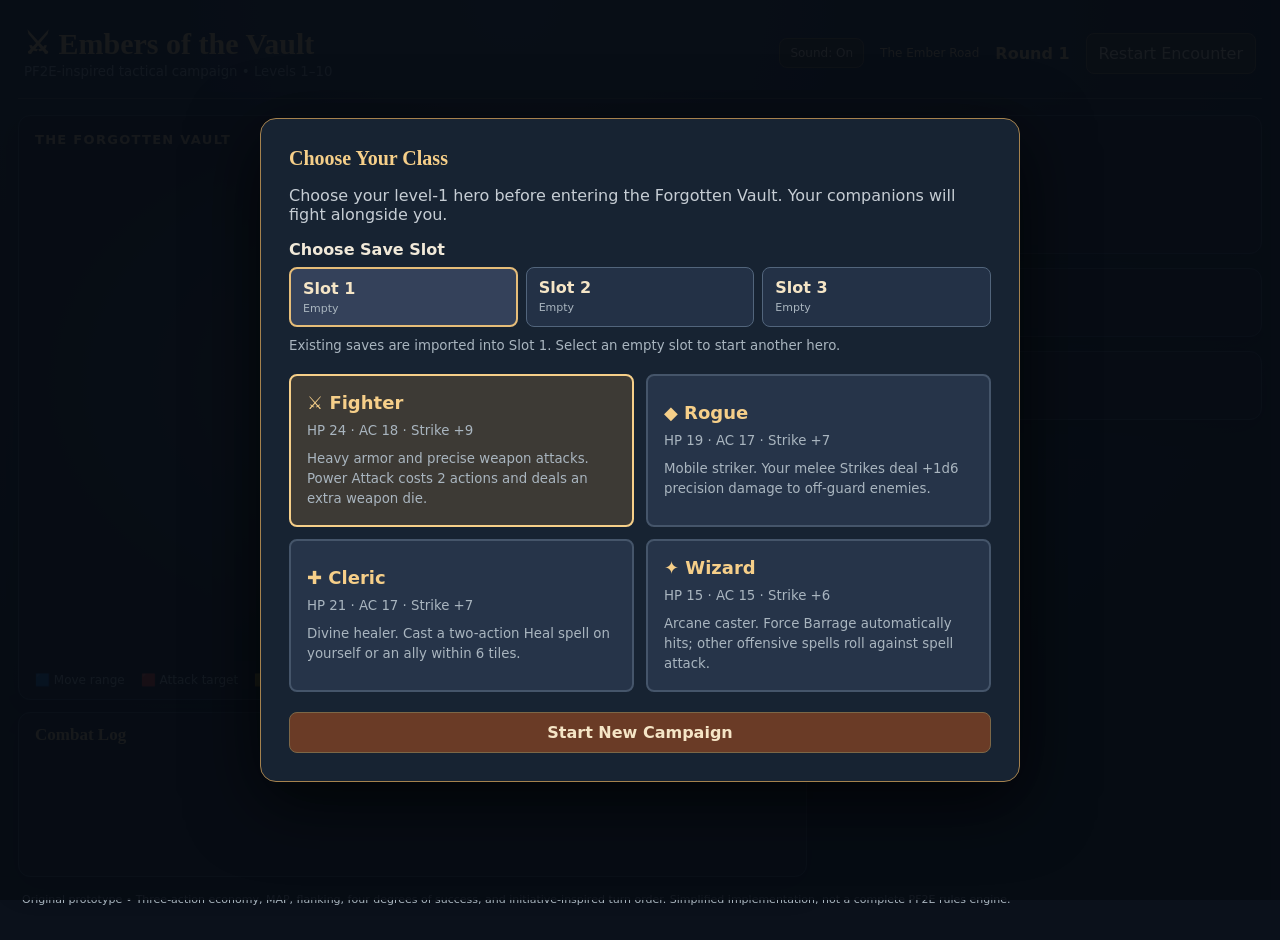
<file: preview/branches/feature--immediate-supply-ambush-v2/index.html>
<!doctype html><html lang="en"><head><meta charset="utf-8"><meta name="viewport" content="width=device-width,initial-scale=1"><title>Embers of the Vault</title><style>:root{color-scheme:dark;font-family:Inter,system-ui,Segoe UI,sans-serif;background:#0b111b;color:#f1e9d9}*{box-sizing:border-box}body{margin:0;background:radial-gradient(circle at 40% 0%,#26364a,#0b111b 70%)}button{font:inherit;cursor:pointer;border:1px solid #7c6747;background:#332b26;color:#f5e5c6;border-radius:8px;padding:10px 12px}button:hover:not(:disabled){background:#59412c;border-color:#f0b967}button:disabled{opacity:.35;cursor:default}#app{max-width:1510px;margin:auto;padding:18px}header{display:flex;justify-content:space-between;align-items:center;padding:8px 6px 18px;border-bottom:1px solid #4d4d50}h1{font-family:Georgia,serif;font-size:30px;color:#f6cf89;margin:0}small,.hint,footer{color:#a9b5bf}h2{font-family:Georgia,serif;color:#f6cf89;font-size:20px;margin:0 0 12px}.header-right{display:flex;align-items:center;gap:16px}#round{color:#f6cf89;font-weight:700}main{display:grid;grid-template-columns:minmax(0,1.8fr) minmax(320px,1fr);gap:16px;margin-top:16px}.arena,.panel{border:1px solid #39485a;border-radius:12px;background:#131c29;box-shadow:0 8px 30px #0005}.arena{min-height:650px;overflow:hidden}.scene-title{display:flex;justify-content:space-between;gap:12px;padding:16px;color:#e6c28b;font-weight:700;letter-spacing:.1em;font-size:13px}.scene-title span{color:#9fadb9;font-weight:400;letter-spacing:0}#battlefield{width:100%;background:radial-gradient(ellipse at 50% 44%,#32404a,#101823 73%)}#board{display:block;width:100%;height:auto;max-height:660px}.legend{display:flex;flex-wrap:wrap;gap:16px;padding:12px 16px;color:#b6c1c9;font-size:12px}aside{display:flex;flex-direction:column;gap:14px}.panel{padding:16px}.action-pips{display:flex;gap:8px;margin:12px 0}.pip{width:30px;height:30px;border:2px solid #e7bd73;border-radius:50%;background:#a96e31;box-shadow:0 0 10px #b87c3770}.pip.spent{background:transparent;opacity:.4}.actions{display:grid;grid-template-columns:1fr 1fr;gap:8px}.actions button{min-height:43px;text-align:left}.actions button.active{border-color:#68d5ff;background:#234354}.actions button.full{grid-column:1/-1;text-align:center;background:#6a3b26}.hint{font-size:13px;min-height:32px;line-height:1.5}.stats{display:flex;gap:8px;flex-wrap:wrap;font-size:13px}.stat{background:#263449;padding:7px;border-radius:6px}.unit-row{display:flex;align-items:center;gap:9px;padding:8px 0;border-bottom:1px solid #344052;font-size:13px}.unit-row:last-child{border:0}.unit-row .name{flex:1}.unit-row .hp{font-variant-numeric:tabular-nums;color:#e7caa0}.unit-row.dead{opacity:.35}.bar{width:75px;height:7px;background:#513333;border-radius:9px;overflow:hidden}.bar>div{height:100%;background:#65b879}.log-panel{flex:1;min-height:210px}#log{height:210px;overflow-y:auto;font-size:12px;line-height:1.55;color:#cad4dd}#log p{margin:0;padding:5px 0;border-bottom:1px solid #273343}#log strong{color:#eac68b}footer{font-size:11px;padding:16px 4px}.tile{stroke:#64717a;stroke-width:1.5;cursor:pointer}.tile:hover{stroke:#ffdf9c;stroke-width:3}.unit{cursor:pointer}.unit text{pointer-events:none;font-weight:800;paint-order:stroke;stroke:#111827;stroke-width:4px}.target-ring{fill:none;stroke:#f46e67;stroke-width:4;stroke-dasharray:7 5}.selected-ring{fill:none;stroke:#f9d782;stroke-width:4}@media(max-width:900px){main{grid-template-columns:1fr}.arena{min-height:0}.scene-title{flex-direction:column}.panel{padding:13px}}

.class-screen{position:fixed;inset:0;z-index:20;background:#070c14ee;display:flex;align-items:center;justify-content:center;padding:20px;overflow:auto}.class-screen.hidden{display:none}.class-dialog{width:min(760px,100%);padding:28px;border:1px solid #a5824e;border-radius:16px;background:#172332;box-shadow:0 20px 70px #000b}.class-dialog>p{color:#c6cdd4}.class-choices{display:grid;grid-template-columns:repeat(2,minmax(0,1fr));gap:12px;margin:20px 0}.class-choice{padding:16px;text-align:left;min-height:145px;background:#263449;border:2px solid #45556a}.class-choice.selected{border-color:#f6cf89;background:#3d3a35}.class-choice strong{display:block;color:#f6cf89;font-size:18px}.class-choice small{display:block;margin-top:8px;line-height:1.5}.begin-game{width:100%;font-weight:700;background:#6a3b26}.class-choices button:focus-visible,.begin-game:focus-visible{outline:3px solid #68d5ff;outline-offset:2px}@media(max-width:600px){.class-choices{grid-template-columns:1fr}.class-dialog{padding:18px}}

.campaign-stats{display:grid;grid-template-columns:repeat(3,1fr);gap:10px;margin:18px 0}.campaign-stats>div{padding:12px;background:#263449;border-radius:8px}.campaign-stats strong{display:block;color:#f6cf89;font-size:19px}.campaign-buttons{display:flex;flex-wrap:wrap;gap:10px;margin-top:20px}.campaign-buttons button:first-child{flex:1;background:#6a3b26}.campaign-buttons button:disabled{opacity:.35}.begin-game.secondary{margin-top:10px;background:#263449}#campaignInventory{line-height:1.8;color:#d4dce2}#campaignStory{line-height:1.6}#campaignBadge{font-size:12px;color:#eac68b}h3{color:#eac68b;font-family:Georgia,serif}@media(max-width:600px){.campaign-stats{grid-template-columns:1fr}.campaign-buttons{flex-direction:column}}

.camp-options{display:grid;grid-template-columns:repeat(2,minmax(0,1fr));gap:9px;margin:10px 0 20px}.camp-option{display:block;text-align:left;background:#263449;border:1px solid #586777;border-radius:8px;padding:10px;min-height:54px}.camp-option.selected{border:2px solid #f6cf89;background:#3c3c35}.camp-option:disabled{opacity:.4}.camp-option small{display:block;line-height:1.5;margin-top:5px}.camp-option strong{color:#f6cf89}.camp-note{color:#b6c1c9;font-size:13px;grid-column:1/-1}.equipment-line{padding:7px 0;color:#d4dce2}@media(max-width:600px){.camp-options{grid-template-columns:1fr}}

.hero-sheet{background:#202e40;border:1px solid #45576d;border-radius:10px;padding:14px;margin:10px 0 22px}.hero-sheet-head{display:flex;justify-content:space-between;gap:10px;align-items:center;color:#f6cf89}.hero-sheet-head span{color:#b6c1c9;font-size:12px}.hero-sheet-grid{display:grid;grid-template-columns:repeat(4,minmax(0,1fr));gap:8px;margin:14px 0}.hero-sheet-grid>div{background:#304057;border-radius:7px;padding:10px}.hero-sheet-grid small{display:block;color:#b6c1c9;font-size:11px}.hero-sheet-grid strong{display:block;font-size:22px;color:#f6cf89;margin-top:3px}.hero-breakdown{display:grid;grid-template-columns:max-content 1fr;gap:8px 14px;font-size:12px;color:#c9d2db;line-height:1.5}.hero-breakdown strong{color:#eac68b}@media(max-width:600px){.hero-sheet-grid{grid-template-columns:repeat(2,1fr)}.hero-breakdown{grid-template-columns:1fr;gap:3px}.hero-breakdown span{margin-bottom:8px}}

/* Combat layout: map and compact scrolling log share the left column. */
.battle-column{display:flex;flex-direction:column;gap:12px;min-width:0}
.battle-column .arena{min-height:0}
.battle-column #board{max-height:min(56vh,560px)}
.battle-column .log-panel{flex:none;min-height:0;padding:12px 16px}
.battle-column .log-panel h2{font-size:17px;margin-bottom:7px}
.battle-column #log{height:112px;overflow-y:auto}
@media(max-width:900px){.battle-column #board{max-height:60vh}.battle-column #log{height:110px}}

.world-map{position:relative;min-height:240px;border-radius:12px;overflow:hidden;margin:12px 0 22px;background:radial-gradient(ellipse at 65% 30%,#564a45,#243b42 65%,#1a2835);border:1px solid #6e695d}.world-links{position:absolute;inset:0;width:100%;height:100%}.world-links line{stroke:#e1b77a88;stroke-width:.55;stroke-dasharray:1.5 1.5}.map-node{position:absolute;transform:translate(-50%,-50%);width:20%;padding:10px 4px;z-index:1;font-size:11px;text-align:center;background:#263449e8}.map-node.available{border:2px solid #f6cf89;background:#55432d}.map-node.selected{box-shadow:0 0 0 3px #74c4d6}@media(max-width:600px){.world-map{min-height:300px}.map-node{width:25%;font-size:9px}}

/* Keep the top of tall campaign dialogs reachable on iPhone Safari. */
.class-screen{align-items:flex-start;justify-content:center;overflow-y:auto;overflow-x:hidden;-webkit-overflow-scrolling:touch;overscroll-behavior-y:contain;min-height:0}
.class-screen .class-dialog{flex:0 0 auto;margin:auto 0;max-width:100%}
@media(max-width:600px){.class-screen{padding:calc(12px + env(safe-area-inset-top,0px)) 12px calc(20px + env(safe-area-inset-bottom,0px))}.class-screen .class-dialog{margin:0 auto}.world-map{touch-action:pan-y}}

#exploreChoices .camp-option,#merchantChoices .camp-option{min-height:76px}#exploreChoices .camp-option:disabled,#merchantChoices .camp-option:disabled{opacity:.48}

.scouting-intel{margin:-8px 0 20px;padding:12px 14px;background:#202e40;border:1px solid #45576d;border-radius:9px}.scouting-intel h4{color:#f6cf89;margin:0 0 10px}.scouting-entry{font-size:12px;line-height:1.6;padding:8px 0;border-top:1px solid #45576d}.scouting-entry strong{color:#eac68b}.scouting-entry div{color:#d4dce2}

.expedition-map{display:flex;gap:12px;padding:18px;overflow-x:auto;min-height:220px}.expedition-stage{display:flex;flex:1;min-width:125px;flex-direction:column;gap:10px;justify-content:center}.expedition-stage strong{text-align:center;color:#eac68b;font-size:12px}.expedition-node{font-size:12px;padding:12px 6px;min-height:52px}.expedition-node.selected{outline:2px solid #74c4d6}@media(max-width:600px){.expedition-map{flex-direction:column}.expedition-stage{min-width:0;flex-direction:row;flex-wrap:wrap}.expedition-stage strong{width:100%}.expedition-node{flex:1;min-width:90px}}

.companion-sheets{display:grid;grid-template-columns:repeat(auto-fit,minmax(180px,1fr));gap:10px;margin-bottom:14px}.companion-sheet{display:flex;flex-direction:column;gap:6px;padding:12px;border:1px solid #526679;border-radius:8px;background:#172534;font-size:13px}.level-row{display:flex;flex-wrap:wrap;gap:8px;padding:12px 0;border-top:1px solid #43566a}.level-row>strong{width:100%}.level-row .camp-option{flex:1;min-width:140px}

.companion-sheets{display:grid;grid-template-columns:repeat(2,minmax(0,1fr));gap:12px;width:100%;margin-bottom:16px}.companion-choices{display:grid;grid-template-columns:repeat(2,minmax(0,1fr));gap:12px;width:100%}.companion-choices .camp-option{width:100%;min-width:0;min-height:88px;align-self:stretch}.companion-sheet{min-width:0}@media(max-width:520px){.companion-sheets,.companion-choices{grid-template-columns:1fr}}
 .save-slots-wrap{margin:10px 0 18px;text-align:left}.save-slots{display:grid;grid-template-columns:repeat(3,minmax(0,1fr));gap:8px;margin:8px 0}.save-slot{display:flex;flex-direction:column;align-items:flex-start;gap:4px;background:#233146;border:1px solid #52657c}.save-slot.selected{border:2px solid #e6bd79;background:#34415a}.save-slot small{font-size:11px;text-align:left}#soundToggle{padding:7px 10px;font-size:12px}@media(max-width:520px){.save-slots{grid-template-columns:1fr}} \n.supply-result-overlay[hidden]{display:none}.supply-result-overlay{position:fixed;inset:0;z-index:1000;background:#060b13d9;display:flex;align-items:center;justify-content:center;padding:20px;backdrop-filter:blur(5px)}.supply-result-dialog{width:min(440px,100%);border:2px solid #a67d43;border-radius:16px;background:linear-gradient(160deg,#263246,#111a27 75%);box-shadow:0 22px 90px #000c,0 0 38px #c9943b33;padding:30px;text-align:center;color:#f1e9d9}.supply-result-emblem{font-size:45px;color:#f6cf89}.supply-result-dialog h2{font-size:26px;margin:10px 0}.supply-result-dialog p{color:#bfc9d4;line-height:1.5}.supply-result-entry{background:#101a29;border:1px solid #425166;border-radius:9px;padding:12px;margin:9px 0;font-weight:700}.supply-result-rare{border-color:#f1c26b;background:#48351d;color:#ffdc94}.supply-result-rare small{display:block;font-size:12px;margin-top:5px;color:#e9c78e}.supply-result-dialog button{margin-top:15px;min-width:190px;background:#70502c;border-color:#e3b56a}.supply-result-dialog button:focus-visible{outline:3px solid #fff;outline-offset:3px}</style></head><body><div id="app"><div id="classScreen" class="class-screen"><div class="class-dialog"><h2>Choose Your Class</h2><p>Choose your level-1 hero before entering the Forgotten Vault. Your companions will fight alongside you.</p><div class="save-slots-wrap"><strong>Choose Save Slot</strong><div id="saveSlots" class="save-slots"></div><small>Existing saves are imported into Slot 1. Select an empty slot to start another hero.</small></div><div id="classChoices" class="class-choices"><p id="classLoading">Loading available classes…</p></div><button id="beginGame" class="begin-game">Start New Campaign</button><button id="continueGame" class="begin-game secondary" hidden>Continue Saved Campaign</button></div></div><div id="campaignScreen" class="class-screen hidden" role="dialog" aria-label="Campaign camp"><div class="class-dialog"><h2 id="campaignTitle">The Ember Road</h2><p id="campaignStory"></p><div id="campaignStats" class="campaign-stats"></div><h3>Choose Your Route</h3><div id="worldMap" class="world-map"></div><h3>Exploration</h3><div id="exploreChoices" class="camp-options"></div><div id="scoutingIntel" class="scouting-intel" aria-live="polite"></div><h3>Traveling Merchant</h3><div id="merchantChoices" class="camp-options"></div><h3>Your Character</h3><div id="campHeroSheet"></div><h3>Level-Up Choices</h3><div id="featChoices" class="camp-options"></div><h3>Equipment & Inventory</h3><div id="campaignInventory"></div><div id="equipmentChoices" class="camp-options"></div><h3>Choose Two Companions</h3><div id="partyChoices" class="camp-options"></div><div class="campaign-buttons"><button id="campaignNext">Continue Adventure</button><button id="campaignRest">Rest at Camp</button><button id="campaignNew">New Campaign</button></div><p class="hint" id="campaignNote"></p></div></div><header><div><h1>⚔ Embers of the Vault</h1><small>PF2E-inspired tactical campaign • Levels 1–10</small></div><div class="header-right"><button id="soundToggle" type="button" aria-pressed="true" title="Toggle combat sound effects">Sound: On</button><span id="campaignBadge">The Ember Road</span><span id="round">Round 1</span><button id="restart">Restart Encounter</button></div></header><main><div class="battle-column"><section class="arena"><div class="scene-title"><strong id="encounterTitle">THE FORGOTTEN VAULT</strong> <span>Click a highlighted tile to move or an enemy to attack</span></div><div id="battlefield"><svg id="board" viewBox="0 0 980 620" role="img" aria-label="Isometric tactical battle grid"></svg></div><div class="legend"><span>🟦 Move range</span><span>🟥 Attack target</span><span>🟨 Selected</span><span>⚔ Critical: +10 over AC</span></div></section><section class="panel log-panel"><h2>Combat Log</h2><div id="log" aria-live="polite"></div></section></div><aside><section class="panel"><h2 id="actorName">Your turn</h2><div id="actorStats"></div><div class="action-pips" id="pips"></div><div id="actions" class="actions"></div><p class="hint" id="hint"></p></section><section class="panel"><h2>Character Sheet</h2><div id="combatHeroSheet"></div></section><section class="panel"><h2>Party & Enemies</h2><div id="roster"></div></section></aside></main><footer>Original prototype • Three-action economy, MAP, flanking, four degrees of success, and initiative-inspired turn order. Simplified implementation, not a complete PF2E rules engine.</footer></div><script>window.addEventListener('error',function(e){var c=document.getElementById('classChoices');if(c&&document.getElementById('classLoading'))c.innerHTML='<p style="color:#ffb4a8">Game startup failed. Please report: '+String(e.message).replace(/[&<>]/g,'')+'</p>';});</script><script>'use strict';
const W=9,H=8,CX=490,CY=105,TW=90,TH=45;
const terrain=new Set(['3,2','5,3','2,5','6,5']);
const classes={
fighter:{name:'Fighter',hp:24,ac:18,attack:9,damage:8,icon:'⚔',color:'#6ab5e8',special:'Power Attack',description:'Heavy armor and precise weapon attacks. Power Attack costs 2 actions and deals an extra weapon die.'},
rogue:{name:'Rogue',hp:19,ac:17,attack:7,damage:6,icon:'◆',color:'#a7d5a2',special:'Sneak Attack',description:'Mobile striker. Your melee Strikes deal +1d6 precision damage to off-guard enemies.'},
cleric:{name:'Cleric',hp:21,ac:17,attack:7,spellAttack:8,damage:6,icon:'✚',color:'#e6c883',special:'Heal',description:'Divine healer. Cast a two-action Heal spell on yourself or an ally within 6 tiles.'},
wizard:{name:'Wizard',hp:15,ac:15,attack:6,spellAttack:9,damage:4,icon:'✦',color:'#b6a3f1',special:'Force Barrage',description:'Arcane caster. Force Barrage automatically hits; other offensive spells roll against spell attack.'}
};
let chosenClass='fighter',started=false,specialMode=false;
let soundEnabled=true,audioContext=null;
function playSound(kind){if(!soundEnabled)return;try{const Audio=window.AudioContext||window.webkitAudioContext;if(!Audio)return;audioContext=audioContext||new Audio();if(audioContext.state==='suspended')audioContext.resume();const now=audioContext.currentTime,osc=audioContext.createOscillator(),gain=audioContext.createGain();osc.type=kind==='hit'?'triangle':kind==='spell'?'sine':'square';osc.frequency.setValueAtTime(kind==='hit'?170:kind==='spell'?480:340,now);osc.frequency.exponentialRampToValueAtTime(kind==='hit'?90:kind==='spell'?720:260,now+.13);gain.gain.setValueAtTime(kind==='hit'?.11:.045,now);gain.gain.exponentialRampToValueAtTime(.001,now+(kind==='hit'?.22:.17));osc.connect(gain);gain.connect(audioContext.destination);osc.start(now);osc.stop(now+.18)}catch(e){console.warn('Sound unavailable',e)}}
function playMiss(kind='melee',critical=false){
 if(!soundEnabled)return;
 try{
  const Audio=window.AudioContext||window.webkitAudioContext;if(!Audio)return;
  audioContext=audioContext||new Audio();if(audioContext.state==='suspended')audioContext.resume();
  const now=audioContext.currentTime;
  // Melee: airy descending whoosh. Spell: hollow dissipating shimmer.
  // Critical failures have a slightly longer, lower-pitched finish.
  const notes=kind==='spell'?
    [['sine',610,205,.060,0,.18],['triangle',880,340,.027,.045,critical?.29:.19]]:
    [['sawtooth',310,110,.048,0,.13],['triangle',225,75,.032,.045,critical?.25:.14]];
  for(const [type,from,to,volume,delay,duration] of notes){
   const osc=audioContext.createOscillator(),gain=audioContext.createGain(),t=now+delay;
   osc.type=type;osc.frequency.setValueAtTime(from,t);osc.frequency.exponentialRampToValueAtTime(to,t+duration);
   gain.gain.setValueAtTime(.0001,t);gain.gain.linearRampToValueAtTime(volume,t+.012);
   gain.gain.exponentialRampToValueAtTime(.0001,t+duration);
   osc.connect(gain);gain.connect(audioContext.destination);osc.start(t);osc.stop(t+duration+.015);
  }
 }catch(e){console.warn('Miss sound unavailable',e)}
}
function playCriticalHit(){
 if(!soundEnabled)return;
 try{
  const Audio=window.AudioContext||window.webkitAudioContext;if(!Audio)return;
  audioContext=audioContext||new Audio();if(audioContext.state==='suspended')audioContext.resume();
  const now=audioContext.currentTime;
  // Original layered critical-hit sting: impact, low thump, and bright metallic finish.
  for(const [type,start,end,volume,delay,duration] of [
   ['sawtooth',340,68,.13,0,.20],['triangle',115,43,.19,.015,.29],
   ['square',1046.5,783.99,.045,.075,.17],['sine',1567.98,1174.66,.038,.115,.21]
  ]){
   const osc=audioContext.createOscillator(),gain=audioContext.createGain(),t=now+delay;
   osc.type=type;osc.frequency.setValueAtTime(start,t);osc.frequency.exponentialRampToValueAtTime(end,t+duration);
   gain.gain.setValueAtTime(.0001,t);gain.gain.linearRampToValueAtTime(volume,t+.009);
   gain.gain.exponentialRampToValueAtTime(.0001,t+duration);
   osc.connect(gain);gain.connect(audioContext.destination);osc.start(t);osc.stop(t+duration+.015);
  }
 }catch(e){console.warn('Critical hit audio unavailable',e)}
}
let endingMusicNodes=[];
function stopEndingMusic(){for(const node of endingMusicNodes){try{node.stop()}catch(e){}}endingMusicNodes=[]}
function playEndingMusic(outcome){
 if(!soundEnabled)return;
 try{
  const Audio=window.AudioContext||window.webkitAudioContext;if(!Audio)return;
  audioContext=audioContext||new Audio();if(audioContext.state==='suspended')audioContext.resume();
  stopEndingMusic();
  // Original, short melodies composed for Embers of the Vault; no external audio assets.
  const victory=[[392,0,.20],[523.25,.21,.20],[659.25,.42,.20],[783.99,.63,.34],[659.25,1.02,.15],[783.99,1.20,.18],[1046.5,1.42,.58]];
  const defeat=[[392,0,.32],[369.99,.35,.32],[311.13,.70,.37],[261.63,1.12,.50],[196,1.68,.76]];
  const notes=outcome==='victory'?victory:defeat,now=audioContext.currentTime+.035;
  for(const [frequency,offset,duration] of notes){
   const osc=audioContext.createOscillator(),gain=audioContext.createGain();
   osc.type=outcome==='victory'?'triangle':'sine';osc.frequency.setValueAtTime(frequency,now+offset);
   gain.gain.setValueAtTime(.0001,now+offset);
   gain.gain.linearRampToValueAtTime(.085,now+offset+.025);
   gain.gain.setValueAtTime(.07,now+offset+Math.max(.04,duration-.09));
   gain.gain.exponentialRampToValueAtTime(.0001,now+offset+duration);
   osc.connect(gain);gain.connect(audioContext.destination);
   osc.start(now+offset);osc.stop(now+offset+duration+.02);endingMusicNodes.push(osc);
  }
 }catch(e){console.warn('Ending music unavailable',e)}
}
function toggleSound(){soundEnabled=!soundEnabled;const b=document.getElementById('soundToggle');if(b){b.textContent=soundEnabled?'Sound: On':'Sound: Off';b.setAttribute('aria-pressed',String(soundEnabled))}if(soundEnabled)playSound('ui');else stopEndingMusic()}
const SAVE_KEY='embers-vault-campaign-v1';
const SLOT_PREFIX='embers-vault-save-slot-v2-';
const SLOT_COUNT=3;
let activeSlot=1;
const chapters=[
{title:'The Forgotten Vault',story:'A sealed crypt has opened beneath the old road. Find the missing brass key before the raiders claim it.',xp:500,silver:18,loot:'Runed Brass Key',enemies:[]},
{title:'The Ashen Crossing',story:'Tracks lead to a ruined crossing. A band of raiders guards the bridge to the ember shrine.',xp:500,silver:26,loot:'Reinforced Armor',enemies:[{id:'bandit1',name:'Ash Raider',x:6,y:1,hp:18,ac:16,attack:8,damage:6,init:18,icon:'☠'},{id:'bandit2',name:'Bridge Archer',x:7,y:2,hp:16,ac:16,attack:7,damage:5,init:13,icon:'➶'},{id:'brute',name:'Ashen Brute',x:7,y:0,hp:28,ac:17,attack:9,damage:8,init:11,icon:'♜'}]},
{title:'The Ember Shrine',story:'The warden of the shrine awakens. Defeat its guardians and recover the ember relic.',xp:600,silver:45,loot:'Emberforged Weapon',enemies:[{id:'cult1',name:'Ember Acolyte',x:6,y:1,hp:21,ac:17,attack:9,damage:7,init:18,icon:'✦'},{id:'cult2',name:'Shrine Sentinel',x:7,y:2,hp:24,ac:18,attack:9,damage:7,init:13,icon:'♜'},{id:'boss3',name:'Ember Warden',x:7,y:0,hp:38,ac:19,attack:10,damage:9,init:11,icon:'🔥'}]}
];
const items={
'Runed Brass Key':{slot:null,description:'Quest item. Opens the way to the shrine.'},
'Reinforced Armor':{slot:'armor',description:'+1 AC while equipped.'},
'Emberforged Weapon':{slot:'weapon',description:'+2 Strike attack and damage while equipped.'},'Warded Cloak':{slot:'armor',description:'+1 AC while equipped.'},'Cinder Talisman':{slot:'armor',description:'+2 AC while equipped.'},'Ashen Crown':{slot:null,description:'Final trophy.'}
};

const TIER_NAMES=['Worn','Forged','Enchanted','Runic','Legendary'];
for(let tier=1;tier<=5;tier++){
 const name=TIER_NAMES[tier-1],level=2*tier-1;
 items[name+' Vanguard Blade']={slot:'weapon',level,attack:tier,damage:tier,description:'Level '+level+' · +'+tier+' melee attack and damage.'};
 items[name+' Guardian Armor']={slot:'armor',level,ac:tier,description:'Level '+level+' · +'+tier+' AC.'};
 items[name+' Mystic Focus']={slot:'focus',level,spellAttack:tier,spellDamage:tier,description:'Level '+level+' · +'+tier+' spell attack and damage.'};
}
function equipmentBonus(slot,stat){const id=campaign?.equipment?.[slot],item=items[id];if(!item||item.slot!==slot||(item.level||1)>campaign.level)return 0;if(id==='Cinder Talisman'&&stat==='ac')return 2;if(['Reinforced Armor','Warded Cloak'].includes(id)&&stat==='ac')return 1;if(id==='Emberforged Weapon'&&['attack','damage'].includes(stat))return 2;return item[stat]||0}
function grantTreasure(chance=1){if(Math.random()>=chance)return null;const tier=Math.min(5,Math.ceil(campaign.level/2)),pool=Object.entries(items).filter(([name,item])=>item.level===2*tier-1&&item.slot&&!campaign.inventory.includes(name)).map(([name])=>name);if(!pool.length)return null;const name=pool[Math.floor(Math.random()*pool.length)];campaign.inventory.push(name);return name}
const companions={
cleric:{name:'Mira • Cleric',hp:19,ac:16,attack:6,spellAttack:8,damage:5,init:16,icon:'✚',color:'#e6c883',description:'Support healer. Casts Heal on wounded allies.'},
rogue:{name:'Vex • Rogue',hp:17,ac:17,attack:7,damage:6,init:19,icon:'◆',color:'#a7d5a2',description:'Fast melee skirmisher.'},
fighter:{name:'Bram • Fighter',hp:25,ac:18,attack:8,damage:8,init:14,icon:'⚔',color:'#8ab6dc',description:'Armored front-line defender.'},
wizard:{name:'Lyra • Wizard',hp:15,ac:15,attack:6,spellAttack:9,damage:4,init:17,icon:'✦',color:'#b9a1e6',description:'Casts ranged Force Barrage.'}
};
const feats={
fighter:[{id:'heavy_strike',name:'Forceful Assault',description:'Your two-action Power Attack deals +4 additional damage on a hit.'},{id:'iron_guard',name:'Iron Guard',description:'Gain +1 AC at all times.'}],
rogue:[{id:'precise_sneak',name:'Precise Sneak',description:'Sneak Attack deals an extra 1d6 precision damage against flanked foes.'},{id:'nimble_defense',name:'Nimble Defense',description:'Gain +1 AC at all times.'}],
cleric:[{id:'healing_hands',name:'Healing Hands',description:'Your Heal spell restores an extra 4 HP.'},{id:'blessed_armor',name:'Blessed Armor',description:'Gain +1 AC at all times.'}],
wizard:[{id:'potent_barrage',name:'Potent Barrage',description:'Force Barrage deals an extra 1d4 force damage.'},{id:'arcane_ward',name:'Arcane Ward',description:'Gain +1 AC at all times.'}]
};

const levelPaths={
fighter:['Shield Training|Powerful Strikes','Guarded Advance|Battle Accuracy','Endurance|Crushing Force','Iron Guard|Deadly Aim','Veteran Fortitude|Heavy Blows','Bulwark|Weapon Focus','Indomitable|Brutal Assault','Defender|Champion Strike','Last Stand|Precision Master','Legendary Armor|Legendary Weapon'],
rogue:['Quick Escape|Sharp Blades','Shadow Guard|Precise Aim','Survivor|Backstabber','Ghost Step|Keen Strike','Evasion|Ambush','Tenacity|Deadly Precision','Shadow Cloak|Lethal Edge','Uncatchable|Master Strike','Phantom|Assassin','Untouchable|Perfect Aim'],
cleric:['Sacred Guard|Divine Strike','Blessed Armor|Holy Aim','Faithful Heart|Radiant Force','Sanctuary|Smite','Aegis|Consecration','Grace|Judgment','Divine Shelter|Sacred Power','Steadfast Faith|Purifying Strike','Miracle Guard|Avenger','Exalted Ward|Exalted Weapon'],
wizard:['Arcane Shield|Focused Bolts','Mystic Armor|Spell Precision','Runic Vitality|Arcane Force','Spell Ward|Battle Mage','Protective Sigils|Charged Casting','Mana Shield|Focused Power','Prismatic Guard|Eldritch Aim','Runic Armor|Arcane Surge','Astral Barrier|Master Evoker','Archmage Ward|Archmage Power']
};
const spellDescriptions={"Arcane Lance":"Ranged magic attack: solid single-target damage (2d8 + level).","Frost Lance":"Ranged magic attack: 2d6 + level cold damage; hit reduces target movement next turn.","Storm Lance":"Ranged magic attack: 2d8 + level lightning damage; hit arcs 1d6 to another adjacent enemy.","Flame Lance":"Ranged magic attack: 2d6 + level fire damage; hit inflicts a burning 1d4 damage at start of target turn.","Divine Lance":"Ranged magic attack: 2d8 + level radiant damage.","Sunfire":"Ranged magic attack: 2d6 + level radiant damage; on hit heals the lowest-HP ally 1d6 + level.","Judgment":"Ranged magic attack: 2d8 + level radiant damage; on hit reduces target attack by 1 for the encounter.","Sacred Flame":"Ranged magic attack: 2d6 + level fire damage; on hit grants Kael +2 AC until next turn."};
const martialPaths={"rogue":{"3":[["Improved Sneak Attack","sneakDice",1,"Passive +1d6 Sneak Attack when ally adjacent to target."],["Dirty Trick","technique",0,"2 actions: hit reduces enemy AC by 1."]],"5":[["Deadly Precision","sneakDice",1,"Passive stacking +1d6 Sneak Attack."],["Bleeding Cut","technique",0,"2 actions: hit inflicts persistent 1d4 bleed."]],"7":[["Master Sneak Attack","sneakDice",1,"Passive stacking +1d6 Sneak Attack."],["Crippling Strike","technique",0,"2 actions: hit slows enemy next Stride."]],"9":[["Assassin's Precision","sneakDice",1,"Passive stacking +1d6 Sneak Attack."],["Exposing Strike","technique",0,"2 actions: hit reduces enemy AC by 2."]]},"fighter":{"3":[["Defensive Stance","technique",0,"1 action: +2 AC until next turn, 3 temporary HP."],["Sweeping Strike","technique",0,"2 actions: Strike all adjacent enemies."]],"5":[["Rallying Strike","technique",0,"2 actions: hit heals 5 + level HP."],["Whirlwind Strike","technique",0,"2 actions: Strike all adjacent enemies with +1d6 each hit."]],"7":[["Iron Resolve","damageReduction",2,"Passive: prevent 2 damage per incoming hit."],["Cleaving Arc","technique",0,"2 actions: Strike all adjacent enemies with +1d8 each hit."]],"9":[["Bastion","hp",10,"Passive: +10 maximum HP."],["Tempest Sweep","technique",0,"2 actions: Strike all adjacent enemies with +2d6 each hit."]]}};
function adjacentAlly(a,t){return units.some(v=>v!==a&&alive(v)&&v.team===a.team&&dist(v,t)===1)}
const clericPaths={"3":[["Renewing Prayer","support",0,"2 actions, range 6: heal an ally 2d8 + level HP and grant 3 temporary HP."],["Divine Lance","spell",0,"2 actions, range 6: 2d8 + level radiant damage vs AC."]],"5":[["Blessing of Valor","support",0,"2 actions, range 6: grant an ally +2 to melee and spell attacks for 2 rounds."],["Judgment","spell",0,"2 actions, range 6: 2d8 + level radiant damage; hit reduces enemy attack by 1."]],"7":[["Restorative Wave","support",0,"2 actions: heal every living ally 1d8 + level HP."],["Withering Brand","spell",0,"2 actions, range 6: 2d6 + level radiant damage; hit reduces enemy AC by 2."]],"9":[["Sanctuary Aura","support",0,"2 actions: grant every living ally 5 temporary HP and +2 AC for 2 rounds."],["Searing Verdict","spell",0,"2 actions, range 6: 2d8 + level fire damage; hit inflicts persistent 1d4 burning damage."]]};
const wizardPaths={"3":[["Flame Burst","area",0,"2 actions, range 6: 2d6 + level fire damage in a circular radius of 2 tiles."],["Frost Lance","spell",0,"2 actions, range 6: 2d6 + level cold damage; hit slows next enemy Stride."]],"5":[["Thunderstorm","area",0,"2 actions, range 6: 2d6 + level lightning damage in a circular radius of 3 tiles."],["Flame Lance","spell",0,"2 actions, range 6: 2d6 + level fire damage; hit burns target for 1d4 next turn."]],"7":[["Meteor Shower","area",0,"2 actions, range 6: 3d6 + level fire damage in a circular radius of 4 tiles."],["Crippling Ray","spell",0,"2 actions, range 6: 3d8 + level force damage; hit reduces enemy attack by 2."]],"9":[["Arcane Cataclysm","area",0,"2 actions, range 6: 4d6 + level arcane damage in a circular radius of 5 tiles."],["Doom Bolt","spell",0,"2 actions, range 6: 4d8 + level force damage; hit reduces enemy AC by 2."]]};
function choicesAt(level,classId=campaign.classId){if(classId==='wizard'&&wizardPaths[level])return wizardPaths[level].map((o,i)=>({id:i?'b':'a',name:o[0],stat:o[1],amount:o[2],description:o[3]}));if(classId==='cleric'&&clericPaths[level])return clericPaths[level].map((o,i)=>({id:i?'b':'a',name:o[0],stat:o[1],amount:o[2],description:o[3]}));if(martialPaths[classId]?.[level])return martialPaths[classId][level].map((o,i)=>({id:i?'b':'a',name:o[0],stat:o[1],amount:o[2],description:o[3]}));if(['fighter','rogue'].includes(classId)&&(level===3||level===5)){const names=classId==='fighter'?(level===3?['Shield Bash','Sweeping Strike']:['Sundering Blow','Rallying Strike']):(level===3?['Dirty Trick','Twin Cut']:['Shadow Strike','Bleeding Cut']);return names.map((name,i)=>({id:i?'b':'a',name,stat:'technique',amount:level}))}if(['wizard','cleric'].includes(classId)&&(level===3||level===5)){const names=classId==='wizard'?(level===3?['Arcane Lance','Frost Lance']:['Storm Lance','Flame Lance']):(level===3?['Divine Lance','Sunfire']:['Judgment','Sacred Flame']);return names.map((name,i)=>({id:i?'b':'a',name,stat:'spell',amount:level===3?1:2,description:spellDescriptions[name]}))}const names=levelPaths[classId]?.[level-1]?.split('|')||[];return names.map((name,i)=>({id:i?'b':'a',name,stat:i?(level%2?(['wizard','cleric'].includes(classId)?'spellDamage':'damage'):(['wizard','cleric'].includes(classId)?'spellAttack':'attack')):(level%2?'hp':'ac'),amount:i?(level%2?2:1):(level%2?5:1)}))}
function npcPicks(id){return campaign?.npcLevelPicks?.[id]||{}}
function npcPickBonus(id,stat){return Object.entries(npcPicks(id)).reduce((sum,[level,pick])=>{const option=choicesAt(+level,id).find(o=>o.id===pick);return sum+(option?.stat===stat?option.amount:0)},0)}
function npcChoices(id){return [3,5,7,9].map(level=>{const option=choicesAt(level,id).find(o=>o.id===npcPicks(id)[level]);return option?{...option,level}:null}).filter(Boolean)}
function developCompanions(){if(!campaign)return;campaign.npcLevelPicks=campaign.npcLevelPicks||{};let changed=false;for(const id of Object.keys(companions)){const picks=campaign.npcLevelPicks[id]||{};campaign.npcLevelPicks[id]=picks;for(let level=1;level<=campaign.level;level++){if(picks[level]&&choicesAt(level,id).some(o=>o.id===picks[level]))continue;const options=choicesAt(level,id);if(!options.length)continue;const choice=options[Math.floor(Math.random()*options.length)];picks[level]=choice.id;changed=true}}if(changed)saveCampaign()}
function npcTechnique(u,target,tech){const name=tech.name;if(name==='Defensive Stance'){u.guarded=true;u.tempHp=Math.max(u.tempHp||0,3);actions--;say(escapeHTML(u.name.split(' •')[0])+' uses Defensive Stance (+2 AC, 3 temporary HP).');return true}
if(dist(u,target)!==1||actions<2)return false;
const multi=['Sweeping Strike','Whirlwind Strike','Cleaving Arc','Tempest Sweep'].includes(name);const targets=multi?units.filter(v=>alive(v)&&v.team==='enemy'&&dist(u,v)===1):[target];actions-=2;say(escapeHTML(u.name.split(' •')[0])+' uses '+escapeHTML(name)+'.');
for(const enemy of targets){if(finished)break;const hp=enemy.hp;const extra=name==='Whirlwind Strike'?{sides:6,count:1}:name==='Cleaving Arc'?{sides:8,count:1}:name==='Tempest Sweep'?{sides:6,count:2}:null;strike(u,enemy,extra);if(enemy.hp<hp){if(name==='Rallying Strike')u.hp=Math.min(u.max,u.hp+5+campaign.level);if(name==='Dirty Trick')enemy.ac=Math.max(10,enemy.ac-1);if(name==='Exposing Strike')enemy.ac=Math.max(10,enemy.ac-2);if(name==='Bleeding Cut')enemy.bleeding=1;if(name==='Crippling Strike')enemy.slowedTurns=1}}
return true}
function pickBonus(stat){return Object.entries(campaign?.levelPicks||{}).reduce((sum,[level,id])=>{const o=choicesAt(+level).find(x=>x.id===id);return sum+(o?.stat===stat?o.amount:0)},0)}
function learnedTechniques(){return [3,5,7,9].filter(l=>current()?.id==='hero'&&['fighter','rogue'].includes(campaign.classId)&&campaign.levelPicks?.[l]).map(l=>({level:l,...choicesAt(l).find(o=>o.id===campaign.levelPicks[l])})).filter(o=>o.stat==='technique')}
function learnedSpells(){return [3,5,7,9].filter(l=>current()?.id==='hero'&&['wizard','cleric'].includes(campaign.classId)&&campaign.levelPicks?.[l]).map(l=>({level:l,...choicesAt(l).find(o=>o.id===campaign.levelPicks[l])})).filter(o=>o.stat==='spell'||o.stat==='support'||o.stat==='area')}
function damageDice(sides,count,flat){const rolls=Array.from({length:count},()=>roll(sides));return {total:rolls.reduce((a,b)=>a+b,0)+flat,expression:rolls.map(n=>'d'+sides+'('+n+')').join(' + ')+(flat?' + '+flat:'')}}
function magicAttack(caster,target,name,damage){const die=roll(20),bonus=(caster.spellAttack??caster.attack)+(caster.attackBuff||0),ac=target.ac+(target.guarded?2:0)+(target.wardRounds?2:0),total=die+bonus;let degree=total>=ac+10?3:total>=ac?2:total<=ac-10?0:1;if(die===20)degree=Math.min(3,degree+1);if(die===1)degree=Math.max(0,degree-1);if(degree===3)playCriticalHit();else if(degree<2)playMiss('spell',degree===0);else playSound('spell');const dice=degree>=2?damage():null,dealt=dice?dice.total*(degree===3?2:1):0;target.hp=Math.max(0,target.hp-dealt);say('<strong>'+escapeHTML(caster.name.split(' •')[0])+'</strong> casts '+escapeHTML(name)+': d20 '+die+' + '+bonus+' = '+total+' vs AC '+ac+' — '+(['critical miss','miss','hit','critical hit'][degree])+(dice?' · damage '+dice.expression+(degree===3?' × 2':'')+' = '+dealt:' · no damage')+'.');if(!alive(target))say('<strong>'+escapeHTML(target.name)+' falls!</strong>');checkEnd();return dealt}
function forceBarrage(caster,target){playSound('spell');const dice=damageDice(4,2+Math.floor((campaign.level-1)/2),2+campaign.level-1+(caster.spellDamage||0)),dealt=dice.total;target.hp=Math.max(0,target.hp-dealt);say('<strong>'+escapeHTML(caster.name.split(' •')[0])+'</strong> casts Force Barrage: automatic hit · damage '+dice.expression+' = '+dealt+' force damage.');if(!alive(target))say('<strong>'+escapeHTML(target.name)+' falls!</strong>');checkEnd()}
function castLearnedSpell(caster,target,name){const before=target.hp;magicAttack(caster,target,name,()=>{const dice=['Arcane Lance','Storm Lance','Divine Lance','Judgment','Searing Verdict','Crippling Ray','Doom Bolt'].includes(name)?8:6;const count=name==='Doom Bolt'?4:name==='Crippling Ray'?3:2;return damageDice(dice,count,campaign.level+(caster.spellDamage||0))});if(target.hp>=before||finished)return;
if(name==='Crippling Ray'){target.attack=Math.max(0,target.attack-2);say(escapeHTML(target.name)+' suffers -2 attack for this encounter.')}if(name==='Doom Bolt'){target.ac=Math.max(10,target.ac-2);say(escapeHTML(target.name)+' loses 2 AC for this encounter.')}if(name==='Frost Lance'){target.slowedTurns=1;say(escapeHTML(target.name)+' is chilled: next Stride moves only 2 tiles.')}
if(name==='Flame Lance'){target.burning=1;say(escapeHTML(target.name)+' is burning: 1d4 damage at start of next turn.')}
if(name==='Withering Brand'){target.ac=Math.max(10,target.ac-2);say(escapeHTML(target.name)+' loses 2 AC for this encounter.')}if(name==='Searing Verdict'){target.burning=1;say(escapeHTML(target.name)+' is burning for 1d4 damage at the start of its turn.')}if(name==='Judgment'){target.attack=Math.max(0,target.attack-1);say(escapeHTML(target.name)+' suffers −1 attack for this encounter.')}
if(name==='Sacred Flame'){caster.guarded=true;say('Sacred Flame grants +2 AC until the next turn.')}
if(name==='Sunfire'){const ally=units.filter(v=>v.team===caster.team&&alive(v)).sort((a,b)=>a.hp/a.max-b.hp/b.max)[0];if(ally){const n=roll(6)+campaign.level;ally.hp=Math.min(ally.max,ally.hp+n);say(escapeHTML(ally.name)+' recovers '+n+' HP from Sunfire.')}}
if(name==='Storm Lance'){const other=units.find(v=>v!==target&&v.team===target.team&&alive(v)&&dist(v,target)<=1);if(other){const n=roll(6);other.hp=Math.max(0,other.hp-n);say('Lightning arcs to '+escapeHTML(other.name)+' for '+n+' damage.');checkEnd()}}
}
function castAreaSpell(caster,x,y,name){const radius=name==='Flame Burst'?2:name==='Thunderstorm'?3:name==='Meteor Shower'?4:5;const diceCount=name==='Arcane Cataclysm'?4:name==='Meteor Shower'?3:2;const targets=units.filter(v=>alive(v)&&v.team!==caster.team&&areaDistance(v,{x,y})<=radius);say('<strong>'+escapeHTML(name)+'</strong> affects '+targets.length+' enemy targets within '+radius+' tiles.');for(const target of targets){if(finished)break;magicAttack(caster,target,name,()=>damageDice(6,diceCount,campaign.level+(caster.spellDamage||0)))}}
function castSupportSpell(caster,target,name){const allies=units.filter(v=>v.team===caster.team&&alive(v));if(name==='Renewing Prayer'){const dice=damageDice(8,2,campaign.level);const restored=Math.min(target.max-target.hp,dice.total);target.hp+=restored;target.tempHp=(target.tempHp||0)+3;say('<strong>Renewing Prayer</strong> heals '+escapeHTML(target.name)+': '+dice.expression+' = '+restored+' HP, plus 3 temporary HP.')}
else if(name==='Blessing of Valor'){target.attackBuff=2;target.attackBuffRounds=2;say('<strong>Blessing of Valor</strong>: '+escapeHTML(target.name)+' gains +2 to melee and spell attacks for 2 rounds.')}
else if(name==='Restorative Wave'){for(const ally of allies){const dice=damageDice(8,1,campaign.level);const healed=Math.min(ally.max-ally.hp,dice.total);ally.hp+=healed;say('<strong>Restorative Wave</strong> heals '+escapeHTML(ally.name)+': '+dice.expression+' = '+healed+' HP.')}}else if(name==='Sanctuary Aura'){for(const ally of allies){ally.tempHp=(ally.tempHp||0)+5;ally.wardRounds=2;say('<strong>Sanctuary Aura</strong> shields '+escapeHTML(ally.name)+' with 5 temporary HP and +2 AC for 2 rounds.')}}}
function missingPick(){if(!campaign?.expedition)return false;for(let level=1;level<=campaign.level;level++)if(!campaign.levelPicks?.[level])return true;return false}
function companionSheet(){developCompanions();return '<div class="companion-sheets">'+campaign.party.map(id=>{const c=companions[id],l=campaign.level-1,max=c.hp+l*7+npcPickBonus(id,'hp'),hp=Math.min(max,campaign.companionHp[id]??max),choices=Object.entries(npcPicks(id)).map(([level,pick])=>{const o=choicesAt(+level,id).find(x=>x.id===pick);return o?'Lv '+level+': '+o.name:''}).filter(Boolean);return '<div class="companion-sheet"><strong>'+escapeHTML(c.name)+' · Level '+campaign.level+'</strong><span>HP '+hp+'/'+max+' · AC '+(c.ac+l+npcPickBonus(id,'ac'))+'</span><span>Strike +'+(c.attack+l+npcPickBonus(id,'attack'))+' · Damage '+(c.damage+Math.floor(l/2)+npcPickBonus(id,'damage'))+'</span><span>Initiative +'+c.init+'</span><small>Self-selected improvements: '+escapeHTML(choices.join(' · ')||'None')+'</small></div>'}).join('')+'</div>'}
function levelPicker(){return '<div class="camp-note">Choose one permanent improvement per level (1–10). Each level offers two options.</div>'+Array.from({length:campaign.level},(_,i)=>{const level=i+1,chosen=campaign.levelPicks?.[level],opts=choicesAt(level);return '<div class="level-row"><strong>Level '+level+(chosen?' — '+escapeHTML(opts.find(o=>o.id===chosen)?.name||chosen):' — Choose one')+'</strong>'+(chosen?'':opts.map(o=>{const category=o.stat==='area'?'Area Spell · Elemental Devastation':o.stat==='spell'?(campaign.classId==='wizard'?'Debuff Spell · Arcane Affliction':'Damage / Debuff Spell · Judgment'):o.stat==='support'?'Support Spell · Restoration':o.stat==='technique'?'Combat Technique':o.stat==='sneakDice'?'+'+o.amount+' stacking Sneak Attack d6':o.stat==='damageReduction'?'+'+o.amount+' damage reduction':o.stat==='hp'?'+'+o.amount+' maximum HP':o.stat==='ac'?'+'+o.amount+' AC':o.stat==='spellAttack'?'+'+o.amount+' Spell attack bonus':o.stat==='spellDamage'?'+'+o.amount+' Spell damage':o.stat==='attack'?'+'+o.amount+' Melee Strike bonus':'+'+o.amount+' Melee Strike damage';return '<button class="camp-option" data-level="'+level+'" data-pick="'+o.id+'"><strong>'+escapeHTML(o.name)+'</strong><small>'+category+'</small>'+(o.description?'<small>'+escapeHTML(o.description)+'</small>':'')+'</button>'}).join(''))+'</div>'}).join('')}
let campaign=null,combatSession=0;
const routes=[
[{id:'vault',name:'Forgotten Vault'}],
[{id:'bridge',name:'Ashen Crossing'},{id:'grove',name:'Whispering Grove'}],
[{id:'shrine',name:'Ember Shrine'},{id:'cavern',name:'Cinder Cavern'}],
[{id:'citadel',name:'Ashen Citadel'}]];
const battlefields={
vault:{walls:['3,2','5,3','2,5','6,5'],tint:'#455462'},
bridge:{walls:['3,0','3,1','3,5','3,6','3,7','6,3'],tint:'#62727a'},
grove:{walls:['1,2','2,2','4,1','4,5','6,4','7,6'],tint:'#375d49'},
shrine:{walls:['2,1','3,3','5,2','5,5','7,4'],tint:'#66504a'},
cavern:{walls:['2,2','3,1','3,5','5,4','6,6','7,3'],tint:'#74473d'},
citadel:{walls:['2,2','2,5','4,1','4,6','6,2','6,5'],tint:'#57546a'}};
const alternateEncounters={
grove:{xp:500,silver:24,loot:'Warded Cloak',story:'Ember wolves prowl the ancient grove.',enemies:[{id:'wolf1',name:'Ember Wolf',x:6,y:1,hp:21,ac:17,attack:8,damage:7,init:18,icon:'🐺',role:'skirmisher'},{id:'wolf2',name:'Ash Wolf',x:7,y:2,hp:19,ac:16,attack:8,damage:6,init:15,icon:'🐺',role:'skirmisher'},{id:'druid',name:'Cinder Druid',x:7,y:0,hp:22,ac:16,attack:8,damage:5,init:12,icon:'✦',role:'caster'}]},
cavern:{xp:600,silver:40,loot:'Cinder Talisman',story:'Magma spirits defend the volcanic cavern.',enemies:[{id:'sprite1',name:'Cinder Sprite',x:6,y:1,hp:20,ac:17,attack:9,damage:6,init:19,icon:'🔥',role:'caster'},{id:'sprite2',name:'Ash Sprite',x:7,y:2,hp:20,ac:17,attack:9,damage:6,init:16,icon:'🔥',role:'caster'},{id:'golem',name:'Basalt Guardian',x:7,y:0,hp:35,ac:19,attack:10,damage:9,init:10,icon:'♜',role:'brute'}]},
citadel:{xp:800,silver:70,loot:'Ashen Crown',story:'The ash commander guards the final stronghold.',enemies:[{id:'archer',name:'Citadel Archer',x:6,y:1,hp:23,ac:18,attack:10,damage:7,init:19,icon:'➶',role:'archer'},{id:'mage',name:'Ash Spellguard',x:7,y:2,hp:25,ac:18,attack:10,damage:6,init:16,icon:'✦',role:'caster'},{id:'commander',name:'Ash Commander',x:7,y:0,hp:48,ac:20,attack:11,damage:10,init:12,icon:'♜',role:'brute'}]}};
const AMBUSH_CHANCE=0.30;
const ambushes=[
{title:'Roadside Bandit Ambush',story:'Your search disturbed a hidden raider patrol. Defend the supplies!',xp:120,silver:12,loot:null,enemies:[{id:'ambushRaider',name:'Supply Raider',x:6,y:1,hp:18,ac:15,attack:7,damage:5,init:16,icon:'☠'},{id:'ambushArcher',name:'Lookout Archer',x:7,y:2,hp:15,ac:15,attack:7,damage:5,init:12,icon:'➶',role:'archer'}]},
{title:'Hungry Wolves',story:'The scent of provisions draws predators out of hiding!',xp:120,silver:10,loot:null,enemies:[{id:'ambushWolf1',name:'Starving Wolf',x:6,y:1,hp:19,ac:16,attack:8,damage:6,init:18,icon:'🐺'},{id:'ambushWolf2',name:'Pack Hunter',x:7,y:2,hp:17,ac:16,attack:7,damage:5,init:15,icon:'🐺'}]},
{title:'Cinder Cult Patrol',story:'A wandering cult patrol catches your party rummaging through abandoned gear!',xp:140,silver:14,loot:null,enemies:[{id:'ambushCultist',name:'Cinder Initiate',x:6,y:1,hp:19,ac:16,attack:8,damage:6,init:17,icon:'✦',role:'caster'},{id:'ambushGuard',name:'Ash Guard',x:7,y:2,hp:23,ac:17,attack:8,damage:6,init:12,icon:'♜'}]}
];
function beginAmbush(){if(!campaign?.ambush)return;chosenClass=campaign.classId;$('campaignScreen').classList.add('hidden');$('classScreen').classList.add('hidden');started=true;reset();}

const EXPEDITION_LENGTH=5;
const expeditionPlaces=['Sunken Ruins','Thornwood Pass','Shattered Causeway','Whispering Fen','Moonlit Barrows','Fallen Watchtower','Ember Hollow','Forsaken Chapel','Cinder Ridge','Obsidian Gate','Stormbreak Keep','Blighted Orchard','Ashfall Basin','Forgotten Reliquary','Lost Catacombs'];
function makeExpedition(number){const names=[...expeditionPlaces],pool=[...chapters[1].enemies,...chapters[2].enemies,...Object.values(alternateEncounters).flatMap(e=>e.enemies),...ambushes.flatMap(e=>e.enemies)];const seed=Math.floor(Math.random()*4294967296);let state=seed;const rnd=()=>{state=(Math.imul(state,1664525)+1013904223)>>>0;return state/4294967296};const nodes=[];for(let stage=0;stage<EXPEDITION_LENGTH;stage++){const row=[];const lanes=stage===0||stage===EXPEDITION_LENGTH-1?1:3;for(let lane=0;lane<lanes;lane++){const id='exp'+number+'-'+stage+'-'+lane;const name=names.splice(Math.floor(rnd()*names.length),1)[0];const walls=[];for(let j=0;j<5;j++){const w=(3+Math.floor(rnd()*3))+','+(1+Math.floor(rnd()*5));if(!walls.includes(w))walls.push(w)}const enemies=[];for(let i=0;i<(stage>2?3:2);i++){const e=pool[Math.floor(rnd()*pool.length)];enemies.push({...e,id:id+'-enemy'+i,x:6+i%2,y:i===2?0:i+1})}row.push({id,name,walls,tint:['#455462','#375d49','#66504a','#74473d','#57546a'][Math.floor(rnd()*5)],enemies,xp:400+stage*140,silver:30+stage*16,loot:null,story:'Your party ventures into '+name+'.'})}nodes.push(row)}return {number,seed,nodes}}
function expeditionNode(id){return campaign?.expedition?.nodes.flat().find(n=>n.id===id)}
function levelThreshold(level){return level===1?1000:1500+(level-2)*850}
function expeditionLevelUp(){let msg='';while(campaign.level<10&&campaign.xp>=levelThreshold(campaign.level)){campaign.level++;if(campaign.hp!==null)campaign.hp+=8;msg=' Party reached level '+campaign.level+'!'}developCompanions();return msg}
function beginNextExpedition(){if(!campaign?.expedition||!campaign.cleared)return;campaign.expedition=makeExpedition(campaign.expedition.number+1);campaign.chapter=0;campaign.route=campaign.expedition.nodes[0][0].id;campaign.cleared=false;campaign.ambush=null;campaign.explored=[];campaign.scouted=[];campaign.hp=null;campaign.companionHp={};campaignStatus('Expedition '+campaign.expedition.number+' begins! Your party, equipment and experience carry forward.')}
function scaleEncounter(source){if(!campaign||!source.enemies?.length)return source;const level=Math.max(1,campaign.level||1),stage=Math.max(0,campaign.chapter||0),ambush=!!campaign.ambush;const tier=ambush?-1:stage>=3?1:0;const targetLevel=Math.max(1,level+tier);const referenceLevel=Math.min(3,stage+1);const delta=targetLevel-referenceLevel;return {...source,enemies:source.enemies.map((e,i)=>{const variance=ambush?0:(i===source.enemies.length-1&&stage>=3?1:0);const adjustment=delta+variance;return {...e,hp:Math.max(8,e.hp+adjustment*6),ac:Math.max(10,e.ac+adjustment),attack:e.attack+adjustment,damage:Math.max(1,e.damage+Math.max(0,adjustment)*2-1),spellAttack:(e.spellAttack??e.attack)+adjustment,init:e.init+Math.max(0,adjustment),level:Math.max(1,referenceLevel+adjustment)}})}}
function encounter(){if(campaign.ambush)return scaleEncounter(ambushes[campaign.ambush.index]);if(campaign.expedition){const n=expeditionNode(campaign.route);return scaleEncounter({title:n.name,story:n.story,xp:n.xp,silver:n.silver,loot:n.loot,enemies:n.enemies})}const id=campaign.route||routes[campaign.chapter][0].id;return scaleEncounter({...(chapters[campaign.chapter]||{}),...(alternateEncounters[id]||{}),title:routes[campaign.chapter].find(n=>n.id===id).name})}
function mapScreen(){if(campaign.expedition){let h='<div class="expedition-map">';campaign.expedition.nodes.forEach((row,i)=>{h+='<div class="expedition-stage"><strong>Stage '+(i+1)+'</strong>';row.forEach(n=>{h+='<button class="expedition-node '+(campaign.route===n.id?'selected':'')+'" data-route="'+n.id+'" '+(i!==campaign.chapter||!!campaign.ambush||campaign.cleared?'disabled':'')+'>'+escapeHTML(n.name)+'</button>'});h+='</div>'});$('worldMap').innerHTML=h+'</div>';$('worldMap').querySelectorAll('[data-route]').forEach(b=>b.addEventListener('click',()=>{campaign.route=b.dataset.route;campaignStatus('Route selected: '+encounter().story)}));return}const places=routes.flat(),coords={vault:[12,50],bridge:[40,25],grove:[40,75],shrine:[70,25],cavern:[70,75],citadel:[91,50]};let h='<svg class="world-links" viewBox="0 0 100 100" preserveAspectRatio="none">';for(let i=0;i<routes.length-1;i++)for(const a of routes[i])for(const b of routes[i+1])h+='<line x1="'+coords[a.id][0]+'" y1="'+coords[a.id][1]+'" x2="'+coords[b.id][0]+'" y2="'+coords[b.id][1]+'"/>';h+='</svg>';for(const p of places){const stage=routes.findIndex(group=>group.some(n=>n.id===p.id));h+='<button class="map-node '+(stage===campaign.chapter?'available ':'')+(campaign.route===p.id?'selected':'')+'" data-route="'+p.id+'" style="left:'+coords[p.id][0]+'%;top:'+coords[p.id][1]+'%" '+(stage!==campaign.chapter||!!campaign.ambush?'disabled':'')+'>'+p.name+'</button>'}$('worldMap').innerHTML=h;$('worldMap').querySelectorAll('[data-route]').forEach(b=>b.addEventListener('click',()=>{if(campaign.ambush)return;campaign.route=b.dataset.route;campaignStatus('Route chosen: '+encounter().story)}))}
function areaDistance(a,b){return Math.hypot(a.x-b.x,a.y-b.y)}
function blast(caster,x,y){for(const t of units.filter(v=>alive(v)&&v.team!==caster.team&&areaDistance(v,{x,y})<=1)){if(finished)break;magicAttack(caster,t,'Fire Burst',()=>damageDice(6,2,3+Math.floor((campaign.level-1)/2)+(caster.spellDamage||0)))}}

function normalizeCampaign(c){if(!c)return c;c.equipment=c.equipment&&typeof c.equipment==='object'?c.equipment:{weapon:null,armor:null,focus:null};if(!Object.hasOwn(c.equipment,'focus'))c.equipment.focus=null;c.party=Array.isArray(c.party)?c.party.filter(id=>companions[id]).slice(0,2):['cleric','rogue'];if(c.party.length!==2||new Set(c.party).size!==2)c.party=['cleric','rogue'];c.levelPicks=c.levelPicks&&typeof c.levelPicks==='object'?c.levelPicks:{};c.npcLevelPicks=c.npcLevelPicks&&typeof c.npcLevelPicks==='object'?c.npcLevelPicks:{};c.feat=typeof c.feat==='string'?c.feat:null;c.extraFeat=c.extraFeat||null;c.explored=Array.isArray(c.explored)?c.explored:[];c.scouted=Array.isArray(c.scouted)?[...new Set(c.scouted.filter(id=>c.expedition?c.expedition.nodes.flat().some(n=>n.id===id):Object.hasOwn(battlefields,id)))]:[];c.ambush=c.ambush&&Number.isInteger(c.ambush.index)&&c.ambush.index>=0&&c.ambush.index<ambushes.length&&typeof c.ambush.route==='string'?c.ambush:null;c.bombs=Number.isInteger(c.bombs)&&c.bombs>=0?c.bombs:0;c.route=c.expedition?(c.expedition.nodes.flat().some(n=>n.id===c.route)?c.route:c.expedition.nodes[Math.min(c.chapter,EXPEDITION_LENGTH-1)][0].id):(routes[c.chapter]?.some(n=>n.id===c.route)?c.route:routes[Math.min(c.chapter,3)][0].id);return c;}
function featPicked(id){return campaign?.feat===id||campaign?.extraFeat===id}

function potionHealing(level=campaign?.level||1){const tier=Math.min(5,Math.ceil(level/2));return {tier,dice:2*tier,sides:4,bonus:2*tier,min:4*tier,max:10*tier,average:7*tier}}
function potionDescription(){const p=potionHealing();return p.dice+'d4+'+p.bonus+' HP (avg '+p.average+')'}
const market={potion:{name:'Healing Potion',price:10,description:'Restore level-scaled HP in battle (1 action).'},bomb:{name:'Alchemist Fire Flask',price:16,description:'Throw a one-use blast at enemies within 5 tiles (2 actions).'},tonic:{name:'Vitality Tonic',price:20,description:'Restore 12 HP to your hero immediately at camp.'}};
const SCOUT_LIMIT=2;
function scoutingReport(route){if(campaign.expedition){const n=expeditionNode(route);if(!n)return '';const e=scaleEncounter({enemies:n.enemies}).enemies;return '<strong>'+escapeHTML(n.name)+'</strong><div>'+e.map(v=>escapeHTML(v.name)+' (HP '+v.hp+', AC '+v.ac+')').join(' · ')+'</div>'}const stage=Object.values(routes).flat().find(n=>n.id===route);if(!stage)return '';const ch=route==='vault'?chapters[0]:route==='bridge'?chapters[1]:route==='shrine'?chapters[2]:alternateEncounters[route];if(!ch)return '';const enemies=ch.enemies.length?ch.enemies:baseUnits.filter(u=>u.team==='enemy');return '<strong>'+escapeHTML(stage.name)+'</strong><div>'+enemies.map(e=>escapeHTML(e.name)+' (HP '+e.hp+', AC '+e.ac+')').join(' · ')+'</div>'}
function showSupplyResult({ambush=false,silver=0,flask=false,treasure=null}){
 let overlay=document.getElementById('supplyResultOverlay');
 if(!overlay){
  overlay=document.createElement('div');overlay.id='supplyResultOverlay';overlay.className='supply-result-overlay';overlay.hidden=true;
  overlay.innerHTML='<section class="supply-result-dialog" role="dialog" aria-modal="true" aria-labelledby="supplyResultTitle"><div class="supply-result-emblem" id="supplyResultEmblem"></div><h2 id="supplyResultTitle"></h2><p id="supplyResultIntro"></p><div id="supplyResultLoot"></div><button type="button" id="supplyResultClose">Continue</button></section>';
  document.body.appendChild(overlay);
  overlay.querySelector('#supplyResultClose').addEventListener('click',event=>{event.preventDefault();event.stopPropagation();const startAmbush=overlay.dataset.ambush==='true';closeSupplyResult();if(startAmbush)beginAmbush()});
  overlay.addEventListener('click',event=>{if(event.target===overlay&&overlay.dataset.ambush!=='true')closeSupplyResult()});
  document.addEventListener('keydown',event=>{if(event.key==='Escape'&&!overlay.hidden){event.preventDefault();if(overlay.dataset.ambush!=='true')closeSupplyResult()}});
 }
 overlay.hidden=false;overlay.style.display='flex';overlay.removeAttribute('aria-hidden');overlay.dataset.ambush=String(ambush);
 const title=overlay.querySelector('#supplyResultTitle'),intro=overlay.querySelector('#supplyResultIntro'),loot=overlay.querySelector('#supplyResultLoot'),emblem=overlay.querySelector('#supplyResultEmblem'),button=overlay.querySelector('#supplyResultClose');
 title.textContent=ambush?'Ambush!':treasure?'Rare Discovery!':'Supplies Found';
 emblem.textContent=ambush?'⚔':treasure?'✦':'✧';
 intro.textContent=ambush?'Your search disturbed a hostile patrol! Close this alert to enter combat immediately, with no opportunity to rest, level up, or change equipment.':'Your party searches the area and discovers:';
 loot.innerHTML=ambush?'<div class="supply-result-entry">The patrol has your supplies. Defeat them to recover a supply cache.</div>':'<div class="supply-result-entry">🪙 '+silver+' silver</div>'+(flask?'<div class="supply-result-entry">🔥 1 Alchemist Fire Flask</div>':'')+(treasure?'<div class="supply-result-entry supply-result-rare">✦ '+escapeHTML(treasure)+'<small>Rare equipment · available at camp</small></div>':'');
 button.textContent=ambush?'Enter Encounter':'Collect and Continue';
 overlay._previousFocus=document.activeElement;button.focus();
}
function closeSupplyResult(){
 const overlay=document.getElementById('supplyResultOverlay');if(!overlay)return;
 const previousFocus=overlay._previousFocus;
 overlay.hidden=true;overlay.style.display='none';overlay.setAttribute('aria-hidden','true');
 if(previousFocus?.isConnected&&!previousFocus.disabled)previousFocus.focus();
}
function campActivities(){const explored=campaign.explored.includes(campaign.route),scouted=campaign.scouted.includes(campaign.route),remaining=Math.max(0,SCOUT_LIMIT-campaign.scouted.length),shop=$('merchantChoices'),explore=$('exploreChoices');
explore.innerHTML='<div class="camp-note">Search each location once. Each attempt has a 30% chance of triggering an ambush instead of finding supplies. You have <strong>'+remaining+' of '+SCOUT_LIMIT+' scouting opportunities</strong> remaining for the entire campaign. Scouted intelligence stays revealed.</div><button class="camp-option" data-explore="search" '+(explored||campaign.cleared||!!campaign.ambush?'disabled':'')+'><strong>Search for Supplies</strong><small>'+(explored?'Already searched this location.':'Find 16–28 silver, possibly a fire flask, and rarely level-scaled equipment.')+'</small></button><button class="camp-option" data-explore="scout" '+(scouted||remaining===0||campaign.cleared||!!campaign.ambush?'disabled':'')+'><strong>Scout the Enemy</strong><small>'+(scouted?'Already scouted; report remains below.':remaining===0?'No scouting opportunities remaining.':'Reveal the enemy roster permanently (uses 1 scouting opportunity).')+'</small></button>';
const intel=$('scoutingIntel');intel.innerHTML=campaign.scouted.length?'<h4>Scouting Journal</h4>'+campaign.scouted.map(id=>'<div class="scouting-entry">'+scoutingReport(id)+'</div>').join(''):'<p class="camp-note">No enemy intelligence collected yet.</p>';
explore.querySelectorAll('[data-explore]').forEach(b=>b.addEventListener('click',()=>{if(campaign.cleared||campaign.ambush)return;if(b.dataset.explore==='search'&&!campaign.explored.includes(campaign.route)&&!campaign.ambush){campaign.explored.push(campaign.route);if(Math.random()<AMBUSH_CHANCE){campaign.ambush={index:Math.floor(Math.random()*ambushes.length),route:campaign.route};saveCampaign();showSupplyResult({ambush:true});return}const silver=16+roll(13)-1;campaign.silver+=silver;const flask=roll(2)===2;if(flask)campaign.bombs++;const treasure=grantTreasure(.08);campaignStatus('Your party finished searching this location.');showSupplyResult({silver,flask,treasure})}else if(b.dataset.explore==='scout'&&!campaign.scouted.includes(campaign.route)&&campaign.scouted.length<SCOUT_LIMIT){campaign.scouted.push(campaign.route);campaignStatus('Scouting complete. The enemy report is now permanently available in your Scouting Journal.')}}));
shop.innerHTML=Object.entries(market).map(([id,v])=>'<button class="camp-option" data-buy="'+id+'" '+(campaign.silver<v.price?'disabled':'')+'><strong>'+escapeHTML(v.name)+' · '+v.price+' sp</strong><small>'+escapeHTML(id==='potion'?'Restore '+potionDescription()+' in battle (1 action).':v.description)+'</small></button>').join('');
shop.querySelectorAll('[data-buy]').forEach(b=>b.addEventListener('click',()=>{const id=b.dataset.buy,v=market[id];if(!v||campaign.silver<v.price)return;if(id==='tonic'&&campaign.hp===null){campaignStatus('Your hero is already at full health.');return}campaign.silver-=v.price;if(id==='potion')campaign.potions++;if(id==='bomb')campaign.bombs++;if(id==='tonic')campaign.hp=Math.min(heroStats().hp,(campaign.hp??heroStats().hp)+12);campaignStatus('Purchased '+v.name+' for '+v.price+' silver.')}))}


function heroStats(){const c=classes[campaign.classId],lvl=campaign.level,armor=equipmentBonus('armor','ac'),weapon=equipmentBonus('weapon','attack'),featArmor=['iron_guard','nimble_defense','blessed_armor','arcane_ward'].some(featPicked)?1:0;return {hp:c.hp+(lvl-1)*8+pickBonus('hp'),ac:c.ac+(lvl-1)+armor+featArmor+pickBonus('ac'),attack:c.attack+(lvl-1)+weapon+pickBonus('attack'),damage:c.damage+(lvl-1)+equipmentBonus('weapon','damage')+pickBonus('damage'),spellAttack:(c.spellAttack??c.attack)+(lvl-1)+equipmentBonus('focus','spellAttack')+pickBonus('spellAttack'),spellDamage:equipmentBonus('focus','spellDamage')+pickBonus('spellDamage'),baseAc:c.ac,levelBonus:lvl-1,armorBonus:armor,featBonus:featArmor+pickBonus('ac'),weaponBonus:weapon+pickBonus('attack'),focusBonus:equipmentBonus('focus','spellAttack')};}
function heroSheetMarkup(){if(!campaign)return '';const s=heroStats(),armor=campaign.equipment?.armor||'Starter Armor',weapon=campaign.equipment?.weapon||'Starter Weapon',focus=campaign.equipment?.focus||'No Focus',feat=feats[campaign.classId].find(f=>f.id===campaign.feat);return '<div class="hero-sheet"><div class="hero-sheet-head"><strong>Kael · Level '+campaign.level+' '+escapeHTML(classes[campaign.classId].name)+'</strong><span>'+campaign.xp+' XP</span></div><div class="hero-sheet-grid"><div><small>Maximum HP</small><strong>'+s.hp+'</strong></div><div><small>Armor Class</small><strong>'+s.ac+'</strong></div><div><small>Melee Strike bonus</small><strong>+'+s.attack+'</strong></div><div><small>Melee Strike damage</small><strong>'+Math.max(1,s.damage-1)+'–'+(s.damage+3)+'</strong></div>'+(classes[campaign.classId].spellAttack?'<div><small>Spell attack bonus</small><strong>+'+s.spellAttack+'</strong></div><div><small>Spell damage bonus</small><strong>+'+s.spellDamage+'</strong></div>':'')+'</div><div class="hero-breakdown"><strong>AC breakdown</strong><span>Class '+s.baseAc+' + level '+s.levelBonus+' + armor '+s.armorBonus+' + feat '+s.featBonus+' = <b>'+s.ac+'</b></span><strong>Melee attack breakdown</strong><span>Class +'+classes[campaign.classId].attack+' + level '+s.levelBonus+' + weapon '+s.weaponBonus+' = <b>+'+s.attack+'</b></span>'+(classes[campaign.classId].spellAttack?'<strong>Spell attack breakdown</strong><span>Class +'+classes[campaign.classId].spellAttack+' + level '+s.levelBonus+' + focus '+s.focusBonus+' + spell feats '+pickBonus('spellAttack')+' = <b>+'+s.spellAttack+'</b></span>':'')+'<strong>Equipped</strong><span>'+escapeHTML(armor)+' · '+escapeHTML(weapon)+' · '+escapeHTML(focus)+'</span><strong>Class feat</strong><span>'+(campaign.expedition?Object.entries(campaign.levelPicks||{}).map(([l,id])=>'Lv '+l+': '+escapeHTML(choicesAt(+l).find(o=>o.id===id)?.name||id)).join(' · ')||'Choose your level 1 improvement':escapeHTML(feat?.name||'Not selected yet'))+'</span></div></div>';}

function campaignOptions(){const levelUp=$('featChoices'),equipment=$('equipmentChoices'),party=$('partyChoices');
levelUp.innerHTML=campaign.expedition?levelPicker():campaign.level<2?'<p class="camp-note">Reach level 2 (1,000 XP) to select a class feat.</p>':campaign.feat?'<p class="camp-note">Selected feat: <strong>'+escapeHTML(feats[campaign.classId].find(f=>f.id===campaign.feat)?.name||campaign.feat)+'</strong>. This choice is permanent for this campaign.</p>':feats[campaign.classId].map(f=>'<button class="camp-option" data-feat="'+f.id+'"><strong>'+f.name+'</strong><small>'+f.description+'</small></button>').join('');
if(!campaign.expedition&&campaign.level>=3){levelUp.innerHTML+='<p class="camp-note">Level 3 specialization: '+(campaign.extraFeat?escapeHTML(feats[campaign.classId].find(f=>f.id===campaign.extraFeat)?.name||campaign.extraFeat):'Choose a second feature')+'</p>'+(campaign.extraFeat?'':feats[campaign.classId].filter(f=>f.id!==campaign.feat).map(f=>'<button class="camp-option" data-extra="'+f.id+'">'+f.name+' — '+f.description+'</button>').join(''));levelUp.querySelectorAll('[data-extra]').forEach(b=>b.addEventListener('click',()=>{campaign.extraFeat=b.dataset.extra;campaignStatus('Specialization learned.')}))}levelUp.querySelectorAll('[data-feat]').forEach(b=>b.addEventListener('click',()=>{if(campaign.level<2||campaign.feat)return;campaign.feat=b.dataset.feat;campaignStatus('New class feat learned! '+feats[campaign.classId].find(f=>f.id===campaign.feat).description)}));
if(campaign.expedition)levelUp.querySelectorAll('[data-level]').forEach(b=>b.addEventListener('click',()=>{const level=+b.dataset.level;if(level>campaign.level||campaign.levelPicks[level]||!choicesAt(level).some(o=>o.id===b.dataset.pick))return;campaign.levelPicks[level]=b.dataset.pick;campaignStatus('Level '+level+' choice learned.')}));
const equippable=campaign.inventory.filter(id=>items[id]?.slot);
equipment.innerHTML='<div class="camp-note">Weapon: '+escapeHTML(campaign.equipment.weapon||'Starter Weapon')+' · Armor: '+escapeHTML(campaign.equipment.armor||'Starter Armor')+' · Focus: '+escapeHTML(campaign.equipment.focus||'None')+'</div>'+(equippable.length?equippable.map(id=>'<button class="camp-option '+(campaign.equipment[items[id].slot]===id?'selected':'')+'" data-item="'+escapeHTML(id)+'"><strong>'+(campaign.equipment[items[id].slot]===id?'✓ Equipped: ':'Equip: ')+escapeHTML(id)+'</strong><small>'+items[id].description+'</small></button>').join(''):'<p class="camp-note">Win encounters to find equipment.</p>');
equipment.querySelectorAll('[data-item]').forEach(b=>b.addEventListener('click',()=>{const id=b.dataset.item;if(!campaign.inventory.includes(id)||!items[id]?.slot||(items[id].level||1)>campaign.level)return;const slot=items[id].slot;campaign.equipment[slot]=campaign.equipment[slot]===id?null:id;campaignStatus('Equipment updated. Bonuses apply in the next encounter.')}));
party.innerHTML=companionSheet()+'<div class="companion-choices">'+Object.entries(companions).map(([id,c])=>'<button class="camp-option '+(campaign.party.includes(id)?'selected':'')+'" data-companion="'+id+'"><strong>'+(campaign.party.includes(id)?'✓ ':'')+escapeHTML(c.name)+'</strong><small>'+c.description+'</small></button>').join('')+'</div>';
party.querySelectorAll('[data-companion]').forEach(b=>b.addEventListener('click',()=>{const id=b.dataset.companion;if(campaign.party.includes(id)){if(campaign.party.length<=1)return;campaign.party=campaign.party.filter(v=>v!==id)}else if(campaign.party.length<2){campaign.party.push(id)}else{campaign.party.shift();campaign.party.push(id)}campaignStatus('Party updated. Select two companions before entering combat.')}));
}

function freshCampaign(){const expedition=makeExpedition(1);return normalizeCampaign({classId:chosenClass,chapter:0,route:expedition.nodes[0][0].id,expedition,xp:0,level:1,levelPicks:{},silver:0,inventory:[],potions:2,hp:null,companionHp:{},cleared:false});}
function slotKey(slot){return SLOT_PREFIX+slot}
function migrateLegacySave(){try{if(localStorage.getItem(SAVE_KEY)&&!localStorage.getItem(slotKey(1)))localStorage.setItem(slotKey(1),localStorage.getItem(SAVE_KEY))}catch(e){console.warn('Legacy save migration unavailable',e)}}
function validCampaign(raw){try{const c=JSON.parse(raw);return c&&classes[c.classId]&&Number.isInteger(c.chapter)&&c.chapter>=0&&c.chapter<=(c.expedition?EXPEDITION_LENGTH-1:3)&&Array.isArray(c.inventory)?normalizeCampaign(c):null}catch(e){return null}}
function saveCampaign(){if(!campaign)return;try{localStorage.setItem(slotKey(activeSlot),JSON.stringify(campaign))}catch(e){console.warn('Campaign save unavailable',e)}}
function loadCampaign(slot=activeSlot){migrateLegacySave();try{return validCampaign(localStorage.getItem(slotKey(slot)))}catch(e){return null}}
function renderSaveSlots(){const panel=$('saveSlots');if(!panel)return;panel.innerHTML=Array.from({length:SLOT_COUNT},(_,i)=>{const n=i+1,c=loadCampaign(n),label=c?'Level '+c.level+' '+classes[c.classId].name+' · Expedition '+(c.expedition?.number||1):'Empty';return '<button type="button" class="save-slot '+(activeSlot===n?'selected':'')+'" data-slot="'+n+'" aria-pressed="'+(activeSlot===n)+'"><strong>Slot '+n+'</strong><small>'+escapeHTML(label)+'</small></button>'}).join('');panel.querySelectorAll('[data-slot]').forEach(b=>b.addEventListener('click',()=>{activeSlot=Number(b.dataset.slot);updateContinue()}))}
function updateContinue(){const b=$('continueGame');b.hidden=!loadCampaign();if(!b.hidden)b.textContent='Continue Slot '+activeSlot;renderSaveSlots()}
function campaignStatus(message){if(campaign?.ambush){saveCampaign();beginAmbush();return}developCompanions();$('classScreen').classList.add('hidden');$('campaignScreen').classList.remove('hidden');$('campaignTitle').textContent=campaign.expedition?'Expedition '+campaign.expedition.number+(campaign.cleared?' — Complete':' — World Map'):campaign.cleared?'The Ember Road — Complete':campaign.ambush?'The Ember Road — Ambush!':'The Ember Road — World Map';mapScreen();$('campaignStory').textContent=message||encounter().story;$('campaignStats').innerHTML='<div><strong>Level '+campaign.level+'</strong>'+escapeHTML(classes[campaign.classId].name)+'</div><div><strong>'+campaign.xp+' / '+(campaign.expedition?levelThreshold(campaign.level):campaign.level===1?1000:campaign.level===2?1500:2400)+' XP</strong>Progress</div><div><strong>'+campaign.silver+' sp</strong>Coin</div>';$('campaignInventory').textContent=(campaign.inventory.length?campaign.inventory.join(' · '):'No treasures collected yet')+' · '+campaign.potions+' healing potion(s) · '+campaign.bombs+' fire flask(s)';campaignOptions();campActivities();$('campHeroSheet').innerHTML=heroSheetMarkup();$('campaignNext').textContent=campaign.cleared&&campaign.expedition?'Start Next Expedition':campaign.cleared?'Campaign Complete':campaign.ambush?'Face Ambush: '+encounter().title:'Travel to: '+encounter().title;$('campaignNext').disabled=(campaign.cleared&&!campaign.expedition)||campaign.party.length!==2||(campaign.expedition?missingPick():(campaign.level>=2&&!campaign.feat)||(campaign.level>=3&&!campaign.extraFeat));$('campaignNote').textContent='Progress saves automatically. Choose two companions and one permanent improvement per level. Rest restores HP and potions (2).';$('campaignBadge').textContent='Level '+campaign.level+' · '+campaign.xp+' XP · '+campaign.silver+' sp';saveCampaign();}
function startNewCampaign(){if(loadCampaign(activeSlot)&&!confirm('Replace the existing campaign in Slot '+activeSlot+'? This cannot be undone.'))return;chosenClass=chosenClass||'fighter';campaign=freshCampaign();started=true;campaignStatus('Slot '+activeSlot+': your first expedition begins. Choose your path.')}
function startEncounter(){if(campaign?.expedition&&campaign.cleared){beginNextExpedition();return}if(campaign?.ambush){beginAmbush();return}if(!campaign||campaign.cleared||campaign.party.length!==2||(campaign.expedition?missingPick():(campaign.level>=2&&!campaign.feat)||(campaign.level>=3&&!campaign.extraFeat)))return;chosenClass=campaign.classId;$('campaignScreen').classList.add('hidden');$('classScreen').classList.add('hidden');started=true;reset();}
function awardExpeditionTreasure(isBoss){return grantTreasure(isBoss?1:.45)}
function awardAmbushSupplies(){const silver=16+roll(13)-1;campaign.silver+=silver;const flask=roll(2)===2;if(flask)campaign.bombs++;const treasure=grantTreasure(.08);return {silver,flask,treasure}}

function completeEncounter(){if(!campaign||campaign.cleared)return;const ch=encounter();if(campaign.expedition){campaign.xp+=ch.xp;campaign.silver+=ch.silver;const cache=10+roll(11)-1+campaign.chapter*5;campaign.silver+=cache;campaign.hp=Math.max(1,units[0].hp);for(const a of units.filter(v=>v.team==='ally'&&v.id!=='hero'))campaign.companionHp[a.id]=Math.max(1,a.hp);const levelMessage=expeditionLevelUp();const treasure=campaign.ambush?null:awardExpeditionTreasure(campaign.chapter===EXPEDITION_LENGTH-1);const treasureMessage=treasure?' Found equipment: '+treasure+'! Equip it at camp.':'';if(campaign.ambush){const supplies=awardAmbushSupplies();campaign.ambush=null;campaignStatus('Ambush defeated! Earned '+ch.xp+' XP and '+(ch.silver+cache)+' silver, plus recovered supplies: '+supplies.silver+' silver'+(supplies.flask?' and a Fire Flask':'')+(supplies.treasure?', '+supplies.treasure:'')+'.'+levelMessage);showSupplyResult(supplies);return}campaign.chapter++;if(campaign.chapter>=EXPEDITION_LENGTH){campaign.chapter=EXPEDITION_LENGTH-1;campaign.cleared=true}else campaign.route=campaign.expedition.nodes[campaign.chapter][0].id;campaignStatus('Victory at '+ch.title+'! Earned '+ch.xp+' XP and '+(ch.silver+cache)+' silver.'+treasureMessage+levelMessage+(campaign.cleared?' Expedition complete! Continue with this party.':' Choose your next route.'));return}if(campaign.ambush){campaign.xp+=ch.xp;campaign.silver+=ch.silver;campaign.hp=Math.max(1,units[0].hp);for(const a of units.filter(v=>v.team==='ally'&&v.id!=='hero'))campaign.companionHp[a.id]=Math.max(1,a.hp);const supplies=awardAmbushSupplies();campaign.ambush=null;let levelMessage='';while(campaign.level<3&&campaign.xp>=(campaign.level===1?1000:1500)){campaign.level++;campaign.hp+=8;levelMessage=' You reached level '+campaign.level+'! Select your new feature at camp.'}campaignStatus('Ambush defeated! Earned '+ch.xp+' XP and '+ch.silver+' silver, plus recovered supplies: '+supplies.silver+' silver'+(supplies.flask?' and a Fire Flask':'')+(supplies.treasure?', '+supplies.treasure:'')+'. The main story has not advanced.'+levelMessage);showSupplyResult(supplies);return}campaign.xp+=ch.xp;campaign.silver+=ch.silver;campaign.inventory.push(ch.loot);campaign.hp=Math.max(1,units[0].hp);for(const a of units.filter(v=>v.team==='ally'&&v.id!=='hero'))campaign.companionHp[a.id]=Math.max(1,a.hp);let levelMessage='';while(campaign.level<3&&campaign.xp>=(campaign.level===1?1000:1500)){campaign.level++;campaign.hp+=8;levelMessage=' LEVEL UP! You reached level '+campaign.level+'. Choose a new class feature at camp to continue.'}campaign.chapter++;if(campaign.chapter>=routes.length){campaign.chapter=routes.length-1;campaign.cleared=true;}else campaign.route=routes[campaign.chapter][0].id;campaignStatus('Victory at '+ch.title+'! Earned '+ch.xp+' XP, '+ch.silver+' silver, and '+ch.loot+'.'+levelMessage+(campaign.cleared?' The Ember Road is safe for now.':' Next: '+encounter().story));}
function failEncounter(){if(campaign.ambush)campaign.ambush=null;campaign.hp=null;campaign.companionHp={};campaignStatus('Your party was defeated and retreated to camp. No loot or XP was awarded. The ambush has ended.')}
function restAtCamp(){campaign.hp=null;campaign.companionHp={};campaign.potions=Math.max(2,campaign.potions);campaignStatus('The party rests, heals to full, and replenishes its healing potions.')}

function configureHero(){const c=classes[chosenClass],stats=heroStats();Object.assign(units[0],{name:'Kael • '+c.name,hp:Math.min(stats.hp,campaign?.hp??stats.hp),max:stats.hp,ac:stats.ac,attack:stats.attack,damage:stats.damage,spellAttack:stats.spellAttack,spellDamage:stats.spellDamage,damageReduction:pickBonus('damageReduction'),icon:c.icon,color:c.color,classId:chosenClass});}
function showClassSelection(){started=false;busy=true;const screen=$('classScreen');screen.classList.remove('hidden');const choices=$('classChoices');choices.innerHTML=Object.entries(classes).map(([id,c])=>`<button type="button" class="class-choice ${chosenClass===id?'selected':''}" data-class="${id}" aria-pressed="${chosenClass===id}"><strong>${c.icon} ${c.name}</strong><small>HP ${c.hp} · AC ${c.ac} · Strike +${c.attack}</small><small>${c.description}</small></button>`).join('');choices.querySelectorAll('button').forEach(b=>b.addEventListener('click',()=>{chosenClass=b.dataset.class;showClassSelection()}));}
function beginGame(){startNewCampaign();}
const baseUnits=[
{id:'hero',name:'Kael • Fighter (You)',team:'ally',x:2,y:6,hp:24,max:24,ac:18,attack:9,damage:8,init:21,icon:'⚔',color:'#6ab5e8',player:true},
{id:'cleric',name:'Mira • Cleric',team:'ally',x:1,y:6,hp:19,max:19,ac:16,attack:6,damage:5,init:16,icon:'✚',color:'#e6c883'},
{id:'rogue',name:'Vex • Rogue',team:'ally',x:2,y:7,hp:17,max:17,ac:17,attack:7,damage:6,init:19,icon:'◆',color:'#a7d5a2'},
{id:'gob1',name:'Goblin Cutter',team:'enemy',x:6,y:1,hp:14,max:14,ac:16,attack:7,damage:5,init:18,icon:'☠',color:'#d98475'},
{id:'gob2',name:'Goblin Scout',team:'enemy',x:7,y:2,hp:14,max:14,ac:16,attack:7,damage:5,init:13,icon:'☠',color:'#d98475'},
{id:'boss',name:'Vault Warden',team:'enemy',x:7,y:0,hp:25,max:25,ac:17,attack:8,damage:7,init:11,icon:'♜',color:'#d36a75'}];
let units,order,turn,round,actions,attacks,mode,guard,finished,busy;
const $=id=>document.getElementById(id),roll=n=>1+Math.floor(Math.random()*n),alive=u=>u.hp>0,unitAt=(x,y)=>units.find(u=>alive(u)&&u.x===x&&u.y===y),inside=(x,y)=>x>=0&&x<W&&y>=0&&y<H&&!terrain.has(`${x},${y}`),dist=(a,b)=>Math.abs(a.x-b.x)+Math.abs(a.y-b.y),current=()=>units.find(u=>u.id===order[turn]);
function say(s){const p=document.createElement('p');p.innerHTML=s;$('log').prepend(p)}
function reset(){developCompanions();stopEndingMusic();combatSession++;units=baseUnits.map(u=>({...u}));configureHero();const ch=encounter();terrain.clear();(campaign.expedition?expeditionNode(campaign.route).walls:battlefields[campaign.ambush?.route||campaign.route].walls).forEach(w=>terrain.add(w));$('battlefield').style.background='radial-gradient(ellipse at 50% 44%,'+(campaign.expedition?expeditionNode(campaign.route).tint:battlefields[campaign.route].tint)+',#101823 75%)';if(ch.enemies.length){units=units.filter(u=>u.team==='ally').concat(ch.enemies.map(e=>({...e,team:'enemy',max:e.hp,color:'#d98475',role:e.role||(e.icon==='➶'?'archer':e.icon==='✦'?'caster':e.icon==='♜'?'brute':'melee')})))}units=units.filter(v=>v.player||v.team==='enemy').concat(campaign.party.map((id,i)=>{const c=companions[id],bonus=campaign.level-1,max=c.hp+bonus*7+npcPickBonus(id,'hp');return {...c,id,name:c.name+' · Lv '+campaign.level,team:'ally',player:false,classId:id,x:i===0?1:2,y:i===0?6:7,max,hp:Math.min(max,campaign.companionHp[id]??max),ac:c.ac+bonus+npcPickBonus(id,'ac'),attack:c.attack+bonus+npcPickBonus(id,'attack'),damage:c.damage+Math.floor(bonus/2)+npcPickBonus(id,'damage'),spellAttack:(c.spellAttack??c.attack)+bonus+npcPickBonus(id,'spellAttack'),spellDamage:npcPickBonus(id,'spellDamage'),damageReduction:npcPickBonus(id,'damageReduction')}}));specialMode=false;round=1;turn=0;actions=3;attacks=0;mode='move';guard=false;finished=false;busy=false;$('log').innerHTML='';rollInitiative();$('encounterTitle').textContent=ch.title.toUpperCase();$('campaignBadge').textContent='Level '+campaign.level+' · '+campaign.xp+' XP · '+campaign.silver+' sp';say('<strong>'+escapeHTML(ch.title)+' begins!</strong> '+escapeHTML(ch.story));advanceDead();render();if(!current().player)nextAI()}
function point(x,y){return [CX+(x-y)*TW/2,CY+(x+y)*TH/2]}
function polygon(x,y){let [px,py]=point(x,y);return `${px},${py-TH/2} ${px+TW/2},${py} ${px},${py+TH/2} ${px-TW/2},${py}`}
function reachable(u){let q=[[u.x,u.y,0]],seen=new Set([`${u.x},${u.y}`]),out=new Map();for(let i=0;i<q.length;i++){let [x,y,d]=q[i];if(d>=4)continue;for(let [dx,dy] of [[1,0],[-1,0],[0,1],[0,-1]]){let nx=x+dx,ny=y+dy,k=`${nx},${ny}`;if(!inside(nx,ny)||seen.has(k)||unitAt(nx,ny))continue;seen.add(k);out.set(k,d+1);q.push([nx,ny,d+1])}}return out}
function escapeHTML(s){return s.replace(/[&<>"']/g,c=>({'&':'&amp;','<':'&lt;','>':'&gt;','"':'&quot;',"'":'&#39;'}[c]))}
function actorClass(u){return u?.id==='hero'?chosenClass:u?.classId||u?.id}
let hoveredTarget=null;
function targetRange(u){if(!u?.player||finished||busy||actions<=0)return 0;if(mode==='bomb')return campaign.bombs>0&&actions>=2?5:0;if(mode==='blast')return actorClass(u)==='wizard'&&actions>=2?6:0;if(mode==='special')return actorClass(u)==='wizard'||actorClass(u)==='cleric'?6:0;if(mode.startsWith('spell')){const spell=learnedSpells().find(o=>'spell'+o.level===mode);return spell&&actions>=2?6:0}return 0}
function render(){let u=current(),classId=actorClass(u),svg=$('board');let r=u&&u.player&&actions>0&&mode==='move'?reachable(u):new Map(),range=targetRange(u),blastRadius=mode==='bomb'?1:mode==='blast'?1:mode.startsWith('spell')?({ 'Flame Burst':2,'Thunderstorm':3,'Meteor Shower':4,'Arcane Cataclysm':5 }[learnedSpells().find(o=>'spell'+o.level===mode)?.name]||0):0;let html='<defs><linearGradient id="floor" x2="0" y2="1"><stop stop-color="#455462"/><stop offset="1" stop-color="#263641"/></linearGradient></defs>';
for(let sum=0;sum<W+H-1;sum++)for(let x=0;x<W;x++){let y=sum-x;if(y<0||y>=H)continue;let [px,py]=point(x,y),wall=terrain.has(`${x},${y}`),move=r.has(`${x},${y}`),target=u&&u.player&&mode==='attack'&&units.some(t=>alive(t)&&t.team==='enemy'&&t.x===x&&t.y===y&&dist(u,t)===1);let inRange=range>0&&!wall&&dist(u,{x,y})<=range,preview=hoveredTarget&&blastRadius>0&&areaDistance({x,y},hoveredTarget)<=blastRadius;let fill=wall?'#675d58':move?'#29556c':preview?'#b7443f':inRange?'#71353d':target?'#703c40':(x+y)%2?'#344553':'#3b4d5b';html+=`<polygon class="tile" data-x="${x}" data-y="${y}" points="${polygon(x,y)}" fill="${fill}"/>`;if(wall)html+=`<rect x="${px-18}" y="${py-22}" width="36" height="29" fill="#8c7e70" stroke="#b5a18a"/><path d="M${px-18} ${py-12}h36 M${px} ${py-22}v29" stroke="#514d4a"/>`}
for(let u of [...units].filter(alive).sort((a,b)=>(a.x+a.y)-(b.x+b.y))){let [px,py]=point(u.x,u.y);html+=`<g class="unit" data-unit="${u.id}"><ellipse cx="${px}" cy="${py+8}" rx="24" ry="11" fill="#05080c99"/>${current()===u?`<ellipse class="selected-ring" cx="${px}" cy="${py+2}" rx="26" ry="13"/>`:''}<circle cx="${px}" cy="${py-17}" r="21" fill="${u.color}" stroke="#f7e7c8" stroke-width="2"/><text x="${px}" y="${py-10}" font-size="23" text-anchor="middle" fill="#14232b">${u.icon}</text><rect x="${px-22}" y="${py-48}" width="44" height="6" rx="3" fill="#541f2a"/><rect x="${px-22}" y="${py-48}" width="${44*u.hp/u.max}" height="6" rx="3" fill="#6cda8d"/></g>`}
svg.innerHTML=html;svg.querySelectorAll('[data-x]').forEach(e=>{e.addEventListener('click',()=>clickTile(+e.dataset.x,+e.dataset.y));e.addEventListener('mouseenter',()=>{if(!blastRadius||!range)return;const x=+e.dataset.x,y=+e.dataset.y;if(dist(u,{x,y})>range)return;hoveredTarget={x,y};updateBlastPreview()})});svg.addEventListener('mouseleave',()=>{if(hoveredTarget){hoveredTarget=null;updateBlastPreview()}});svg.querySelectorAll('[data-unit]').forEach(e=>e.addEventListener('click',ev=>{ev.stopPropagation();let t=units.find(v=>v.id===e.dataset.unit);clickTile(t.x,t.y)}));
$('round').textContent=`Round ${round}`;$('actorName').textContent=finished?'Encounter Complete':u?.name||'Encounter';$('actorStats').innerHTML=u?`<div class="stats"><span class="stat">HP ${u.hp}/${u.max}</span><span class="stat">AC ${u.ac+(u.guarded?2:0)}</span><span class="stat">Attack +${u.attack}</span><span class="stat">${u.player?'Your turn · '+(classes[classId]?.name||'Hero'):u.team==='ally'?'AI companion':'Enemy turn'}</span></div>`:'';$('pips').innerHTML=Array.from({length:3},(_,i)=>`<span class="pip ${i>=actions?'spent':''}"></span>`).join('');
let controls=[...learnedTechniques().map(o=>[o.name==='Defensive Stance'?'defense':'tech'+o.level,o.name+(o.name==='Defensive Stance'?' (1 action)':' (2 actions)')]),...learnedSpells().map(o=>['spell'+o.level,o.name+' (2 actions)']),['bomb','Throw Fire Flask (2 actions)'],['blast','Fire Burst (2 actions)'],['move','Stride (1 action)'],['attack','Strike (1 action)'],['special',classId==='rogue'?'Sneak Attack (passive)':classId==='wizard'?'Force Barrage (2 actions)':classId==='cleric'?'Heal (2 actions)':'Power Attack (2 actions)'],['guard','Raise Shield (+2 AC)'],['heal','Drink Potion ('+potionDescription()+')'],['end','End Turn']];$('actions').innerHTML=controls.map(([id,label])=>`<button data-action="${id}" class="${mode===id?'active ':''}${id==='end'?'full':''}" ${!u?.player||finished||busy||(actions<1||(((id.startsWith('spell')||id.startsWith('tech'))&&actions<2||id==='special'&&(classId==='rogue'||actions<2)||id==='blast'&&(classId!=='wizard'||actions<2)||id==='bomb'&&(campaign.bombs<1||actions<2))))?'disabled':''}>${label}</button>`).join('');$('actions').querySelectorAll('button').forEach(b=>b.addEventListener('click',()=>choose(b.dataset.action)));$('hint').textContent=finished?'Restart to play again.':u?.player?mode==='move'?'Stride: choose a blue tile within 4 squares (simplified 20-foot movement).':mode==='bomb'?'Fire Flask: click a tile within 5 squares. Damages nearby enemies, consumes one flask.':mode==='blast'?'Fire Burst: click a tile within 6 squares. Enemies within 1 tile take fire damage.':mode==='attack'?'Strike: click an adjacent enemy. Multiple attack penalty: 0 / −5 / −10.':mode==='special'?(classId==='cleric'?'Heal: click an ally within 6 tiles.':classId==='wizard'?'Force Barrage: click an enemy within 6 tiles.':'Power Attack: click an adjacent enemy.') :mode.startsWith('spell')?'Spell: click a valid target within 6 tiles. Support spells target allies; offensive spells target enemies.':'Select an action.':'Your companions and enemies act automatically. You control only Kael.';
$('combatHeroSheet').innerHTML=heroSheetMarkup();$('roster').innerHTML=units.map(v=>`<div class="unit-row ${alive(v)?'':'dead'}"><span style="color:${v.color}">${v.icon}</span><span class="name">${escapeHTML(v.name)}</span><div class="bar"><div style="width:${100*v.hp/v.max}%"></div></div><span class="hp">${v.hp}/${v.max}</span></div>`).join('');}
function updateBlastPreview(){const u=current();if(!u)return;const range=targetRange(u),spell=mode.startsWith('spell')?learnedSpells().find(o=>'spell'+o.level===mode):null,radius=mode==='bomb'||mode==='blast'?1:({'Flame Burst':2,'Thunderstorm':3,'Meteor Shower':4,'Arcane Cataclysm':5}[spell?.name]||0);for(const tile of $('board').querySelectorAll('[data-x]')){const x=+tile.dataset.x,y=+tile.dataset.y,wall=terrain.has(x+','+y),valid=range>0&&!wall&&dist(u,{x,y})<=range,preview=hoveredTarget&&radius&&areaDistance({x,y},hoveredTarget)<=radius;tile.setAttribute('fill',wall?'#675d58':preview?'#b7443f':valid?'#71353d':(x+y)%2?'#344553':'#3b4d5b')}}
function choose(id){hoveredTarget=null;if(!current()?.player||busy||finished)return;let u=current(),classId=actorClass(u);if(id==='end'){endTurn();return}if(id==='defense'){if(actions<1)return;u.guarded=true;u.tempHp=(u.tempHp||0)+3;actions--;mode='move';say('Defensive Stance: +2 AC until next turn and 3 temporary HP.');render();if(actions===0)endTurn();return}if(id==='bomb'&&(campaign.bombs<1||actions<2))return;if(id==='blast'&&(classId!=='wizard'||actions<2))return;if(id==='special'&&classId==='rogue')return;if(id==='special'&&actions<2)return;if(id==='guard'){if(!u.guarded){u.guarded=true;actions--;say(`<strong>${u.name}</strong> raises a shield (+2 AC until next turn).`)}else say('Shield already raised.');}else if(id==='heal'){if(campaign.potions<=0){say('No potions left. Rest at camp to replenish.');return}campaign.potions--;saveCampaign();const p=potionHealing(),dice=damageDice(p.sides,p.dice,p.bonus),n=Math.min(u.max-u.hp,dice.total);u.hp+=n;actions--;say(`<strong>${u.name}</strong> drinks a tier ${p.tier} healing potion (${dice.expression}), restoring ${n} HP.`)}else mode=id;render();if(actions===0)endTurn()}
function clickTile(x,y){hoveredTarget=null;if(finished||busy||!current()?.player||actions<=0)return;let u=current(),classId=actorClass(u),t=unitAt(x,y);if(mode==='move'&&!t&&reachable(u).has(`${x},${y}`)){u.x=x;u.y=y;actions--;say('<strong>'+escapeHTML(u.name.split(' •')[0])+'</strong> strides to ('+(x+1)+', '+(y+1)+').');render();if(actions===0)endTurn()}else if(mode==='bomb'&&dist(u,{x,y})<=5&&campaign.bombs>0){campaign.bombs--;saveCampaign();actions-=2;blast(u,x,y);mode='move';render();if(!finished&&actions===0)endTurn()}else if(mode==='blast'&&dist(u,{x,y})<=6){actions-=2;blast(u,x,y);mode='move';render();if(!finished&&actions===0)endTurn()}else if(mode==='attack'&&t&&t.team==='enemy'&&dist(u,t)===1){strike(u,t);actions--;render();if(!finished&&actions===0)endTurn()}else if(mode.startsWith('tech')&&t&&t.team==='enemy'&&dist(u,t)===1&&actions>=2){const tech=learnedTechniques().find(o=>'tech'+o.level===mode);if(!tech)return;actions-=2;if(['Sweeping Strike','Whirlwind Strike','Cleaving Arc','Tempest Sweep'].includes(tech.name)){const targets=units.filter(v=>v.team==='enemy'&&alive(v)&&dist(u,v)===1);say(escapeHTML(tech.name)+' attacks '+targets.length+' adjacent enemies.');for(const enemy of targets){if(finished)break;const extra=tech.name==='Whirlwind Strike'?{sides:6,count:1}:tech.name==='Cleaving Arc'?{sides:8,count:1}:tech.name==='Tempest Sweep'?{sides:6,count:2}:null;strike(u,enemy,extra)}}else{const oldHp=t.hp;strike(u,t);if(t.hp<oldHp){if(['Dirty Trick','Exposing Strike'].includes(tech.name)){const n=tech.name==='Exposing Strike'?2:1;t.guarded=false;t.ac=Math.max(10,t.ac-n);say(escapeHTML(t.name)+' loses '+n+' AC.')}else if(tech.name==='Rallying Strike'){const n=5+campaign.level;u.hp=Math.min(u.max,u.hp+n);say('Rally heals '+n+' HP.')}else if(tech.name==='Bleeding Cut'){t.bleeding=true;say(escapeHTML(t.name)+' suffers persistent 1d4 bleed.')}else if(tech.name==='Crippling Strike'){t.slowedTurns=1;say(escapeHTML(t.name)+' is slowed for its next Stride.')}}}mode='move';render();if(!finished&&actions===0)endTurn()}else if(mode.startsWith('spell')&&actions>=2){const learned=learnedSpells().find(o=>'spell'+o.level===mode);if(!learned)return;const support=learned.stat==='support',area=learned.stat==='area',allParty=['Restorative Wave','Sanctuary Aura'].includes(learned.name);if(support?(allParty?!(t&&t.team==='ally'):(t&&t.team==='ally'&&dist(u,t)<=6)):(area?dist(u,{x,y})<=6&&inside(x,y):(t&&t.team==='enemy'&&dist(u,t)<=6))){actions-=2;if(support)castSupportSpell(u,t,learned.name);else if(area)castAreaSpell(u,x,y,learned.name);else castLearnedSpell(u,t,learned.name);mode='move';render();if(!finished&&actions===0)endTurn()}}else if(mode==='special'&&t&&dist(u,t)<=6){if(classId==='cleric'&&t.team==='ally'){const dice=damageDice(8,1,8+(featPicked('healing_hands')?4:0));t.hp=Math.min(t.max,t.hp+dice.total);actions-=2;say('<strong>'+escapeHTML(u.name.split(' •')[0])+'</strong> casts Heal: '+dice.expression+' = '+dice.total+' HP restored to '+escapeHTML(t.name)+'.');}else if(classId==='wizard'&&t.team==='enemy'){actions-=2;forceBarrage(u,t);}else if(classId==='fighter'&&t.team==='enemy'&&dist(u,t)===1){specialMode=true;strike(u,t);specialMode=false;actions-=2;}else{say('Invalid target for this class ability.');return;}mode='move';render();if(!finished&&actions===0)endTurn()}else say('Invalid target for the selected action.')}
function flank(a,t){let friends=units.filter(v=>alive(v)&&v.team===a.team&&v!==a);return friends.some(f=>dist(f,t)===1&&f.x-t.x===t.x-a.x&&f.y-t.y===t.y-a.y)}
function strike(a,t,extraDice=null){let die=roll(20),map=[0,-5,-10][Math.min(attacks,2)],bonus=a.attack+(a.attackBuff||0)+map,ac=t.ac+(t.guarded?2:0)+(t.wardRounds?2:0)-(flank(a,t)?2:0),total=die+bonus,diff=total-ac,degree=diff>=10?3:diff>=0?2:diff<=-10?0:1;if(die===20)degree=Math.min(3,degree+1);if(die===1)degree=Math.max(0,degree-1);if(degree===3)playCriticalHit();else if(degree<2)playMiss('melee',degree===0);else playSound('hit');let names=['critical failure','failure','success','CRITICAL SUCCESS'],base=degree>=2?damageDice(5,1,a.damage-2):null,dmg=base?Math.max(1,base.total)*(degree===3?2:1):0,detail=base?base.expression:'';if(a.team==='ally'&&actorClass(a)==='rogue'&&degree>=2&&adjacentAlly(a,t)){const sneak=damageDice(6,1+(a.player?pickBonus('sneakDice'):npcPickBonus(a.id,'sneakDice'))+(a.player&&featPicked('precise_sneak')?1:0),0);dmg+=sneak.total*(degree===3?2:1);detail+=' + '+sneak.expression;}if(extraDice&&degree>=2){const extra=damageDice(extraDice.sides,extraDice.count,0);dmg+=extra.total*(degree===3?2:1);detail+=' + '+extra.expression;}if(a.player&&specialMode&&degree>=2){const heavy=damageDice(8,1,featPicked('heavy_strike')?4:0);dmg+=heavy.total*(degree===3?2:1);detail+=' + '+heavy.expression;}const absorbed=Math.min(dmg,t.tempHp||0);t.tempHp=(t.tempHp||0)-absorbed;dmg-=absorbed;const reduced=Math.min(dmg,t.damageReduction||0);dmg-=reduced;t.hp=Math.max(0,t.hp-dmg);attacks++;say(`<strong>${a.name.split(' •')[0]}</strong> strikes ${t.name}: d20 ${die} ${bonus>=0?'+':''}${bonus} = ${total} vs AC ${ac} — <strong>${names[degree]}</strong>${dmg?`, damage ${detail}${degree===3?' (critical ×2)':''} = ${dmg}`:''}.${flank(a,t)?' (Off-guard from flanking)':''}`);if(!alive(t))say(`<strong>${t.name} falls!</strong>`);checkEnd()}
function checkEnd(){if(finished)return;if(!units.some(v=>v.team==='ally'&&alive(v))){finished=true;busy=false;say('<strong>DEFEAT.</strong> The party retreats to camp.');playEndingMusic('defeat');failEncounter()}else if(units.filter(v=>v.team==='enemy').every(v=>!alive(v))){finished=true;busy=false;say('<strong>VICTORY!</strong> Encounter cleared.');playEndingMusic('victory');completeEncounter()}render()}
function rollInitiative(){for(const u of units){u.initiativeDie=roll(20);u.initiativeTotal=u.initiativeDie+(u.init||0)}order=[...units].filter(alive).sort((a,b)=>b.initiativeTotal-a.initiativeTotal||b.init-a.init||a.id.localeCompare(b.id)).map(u=>u.id);say('Round '+round+' initiative: '+order.map(id=>{const u=units.find(v=>v.id===id);return escapeHTML(u.name)+' '+u.initiativeTotal+' ('+u.initiativeDie+'+'+(u.init||0)+')'}).join(' · '))}
function advanceDead(){while(!finished&&!alive(current())){turn++;if(turn>=order.length){round++;for(const v of units){if(v.attackBuffRounds){v.attackBuffRounds--;if(!v.attackBuffRounds)v.attackBuff=0}if(v.wardRounds)v.wardRounds--}rollInitiative();turn=0}}}
function endTurn(){hoveredTarget=null;if(finished)return;let old=current();if(old){old.guarded=false;old.tempHp=0;old.bleedAppliedRound=false;}turn++;if(turn>=order.length){round++;rollInitiative();turn=0;say(`<strong>Round ${round} begins.</strong>`)}advanceDead();actions=3;attacks=0;mode='move';render();if(!current().player)nextAI()}
function shortestStep(u,target){let q=[[u.x,u.y]],seen=new Set([`${u.x},${u.y}`]),parent=new Map(),found=null;for(let i=0;i<q.length;i++){let [x,y]=q[i];if(Math.abs(x-target.x)+Math.abs(y-target.y)===1){found=[x,y];break}for(let [dx,dy] of [[1,0],[-1,0],[0,1],[0,-1]]){let nx=x+dx,ny=y+dy,k=`${nx},${ny}`;if(!inside(nx,ny)||seen.has(k)||unitAt(nx,ny))continue;seen.add(k);parent.set(k,`${x},${y}`);q.push([nx,ny])}}if(!found)return null;let key=found.join(',');while(parent.has(key)&&parent.get(key)!==`${u.x},${u.y}`)key=parent.get(key);let [x,y]=key.split(',').map(Number);return {x,y}}
function aiAction(){if(finished)return;let u=current();if(u.bleeding&&!u.bleedAppliedRound){u.bleedAppliedRound=true;const bleed=damageDice(4,1,0);u.hp=Math.max(0,u.hp-bleed.total);say(escapeHTML(u.name)+' bleeds: '+bleed.expression+' = '+bleed.total+' damage.');checkEnd();if(finished||!alive(u))return}if(u.burning){u.burning=0;const n=roll(4);u.hp=Math.max(0,u.hp-n);say(escapeHTML(u.name)+' takes '+n+' burning damage.');checkEnd();if(finished)return}if(u.player){busy=false;render();return}if(actions<=0){endTurn();return}let opponents=units.filter(v=>alive(v)&&v.team!==u.team);if(!opponents.length){checkEnd();return}let nearest=opponents.sort((a,b)=>dist(u,a)-dist(u,b))[0];if(u.team==='enemy'&&u.role==='caster'&&actions>=2&&dist(u,nearest)<=6){actions-=2;magicAttack(u,nearest,'Fire Bolt',()=>damageDice(6,2,Math.max(1,u.level||campaign.level)+(u.spellDamage||0)));render();return}if(u.team==='enemy'&&u.role==='archer'&&dist(u,nearest)<=6&&dist(u,nearest)>1){strike(u,nearest);actions--;render();return}if(u.team==='ally'&&u.id==='wizard'&&dist(u,nearest)<=6&&actions>=2){const learned=npcChoices(u.id).filter(o=>['spell','area'].includes(o.stat));const selected=learned.length&&Math.random()<.65?learned[learned.length-1]:null;actions-=2;if(selected?.stat==='area')castAreaSpell(u,nearest.x,nearest.y,selected.name);else if(selected)castLearnedSpell(u,nearest,selected.name);else forceBarrage(u,nearest);render();return}if(u.team==='ally'&&u.id==='cleric'&&actions>=2){let wounded=units.filter(v=>alive(v)&&v.team==='ally'&&v.hp<=v.max-7).sort((a,b)=>(a.hp/a.max)-(b.hp/b.max))[0];const learned=npcChoices(u.id);const support=learned.filter(o=>o.stat==='support');const offensive=learned.filter(o=>o.stat==='spell');if(wounded&&dist(u,wounded)<=6){actions-=2;const choice=support.find(o=>o.name==='Renewing Prayer');if(choice)castSupportSpell(u,wounded,choice.name);else{const dice=damageDice(8,1,8+Math.floor((campaign.level-1)*1.5));wounded.hp=Math.min(wounded.max,wounded.hp+dice.total);say('<strong>Mira</strong> casts Heal (2 actions): '+dice.expression+' = '+dice.total+' HP restored to '+escapeHTML(wounded.name.split(' •')[0])+'.')}render();return}const groupSupport=support.find(o=>['Sanctuary Aura','Restorative Wave','Blessing of Valor'].includes(o.name));if(groupSupport&&Math.random()<.25){actions-=2;castSupportSpell(u,groupSupport.name==='Blessing of Valor'?u:units.find(v=>v.team==='ally'&&alive(v)),groupSupport.name);render();return}if(offensive.length&&dist(u,nearest)<=6){actions-=2;castLearnedSpell(u,nearest,offensive[offensive.length-1].name);render();return}}
if(u.team==='ally'&&['fighter','rogue'].includes(u.id)){const techniques=npcChoices(u.id).filter(o=>o.stat==='technique');const stance=techniques.find(o=>o.name==='Defensive Stance');if(stance&&!u.guarded&&actions>=2&&dist(u,nearest)<=2){npcTechnique(u,nearest,stance);render();return}if(dist(u,nearest)===1&&actions>=2&&techniques.length&&Math.random()<.55){const chosen=techniques.filter(o=>o.name!=='Defensive Stance').at(-1);if(chosen&&npcTechnique(u,nearest,chosen)){render();return}}}if(dist(u,nearest)===1){strike(u,nearest);actions--;render();return}let step=shortestStep(u,nearest);if(step){let moved=0;while(step&&moved<(u.slowedTurns?2:4)){u.x=step.x;u.y=step.y;moved++;if(dist(u,nearest)===1)break;step=shortestStep(u,nearest)}actions--;u.slowedTurns=0;say('<strong>'+escapeHTML(u.name.split(' •')[0])+'</strong> strides '+moved+' tiles.')}else actions=0;render()}
function nextAI(){if(finished||current()?.player){busy=false;render();return}const session=combatSession;busy=true;render();let count=0;function tick(){if(session!==combatSession||finished||current()?.player){busy=false;if(session===combatSession)render();return}aiAction();if(++count>100){busy=false;return}setTimeout(tick,370)}setTimeout(tick,400)}
$('beginGame').addEventListener('click',beginGame);
$('restart').addEventListener('click',()=>{combatSession++;if(campaign)campaignStatus('Encounter paused. Continue when ready.');else showClassSelection()});
$('campaignNext').addEventListener('click',startEncounter);
$('campaignRest').addEventListener('click',restAtCamp);
$('campaignNew').addEventListener('click',()=>{combatSession++;$('campaignScreen').classList.add('hidden');showClassSelection()});
$('continueGame').addEventListener('click',()=>{campaign=loadCampaign();if(!campaign)return;chosenClass=campaign.classId;campaignStatus('Welcome back. '+encounter().story)});
$('soundToggle').addEventListener('click',toggleSound);
updateContinue();showClassSelection();
</script></body></html>
</file>
